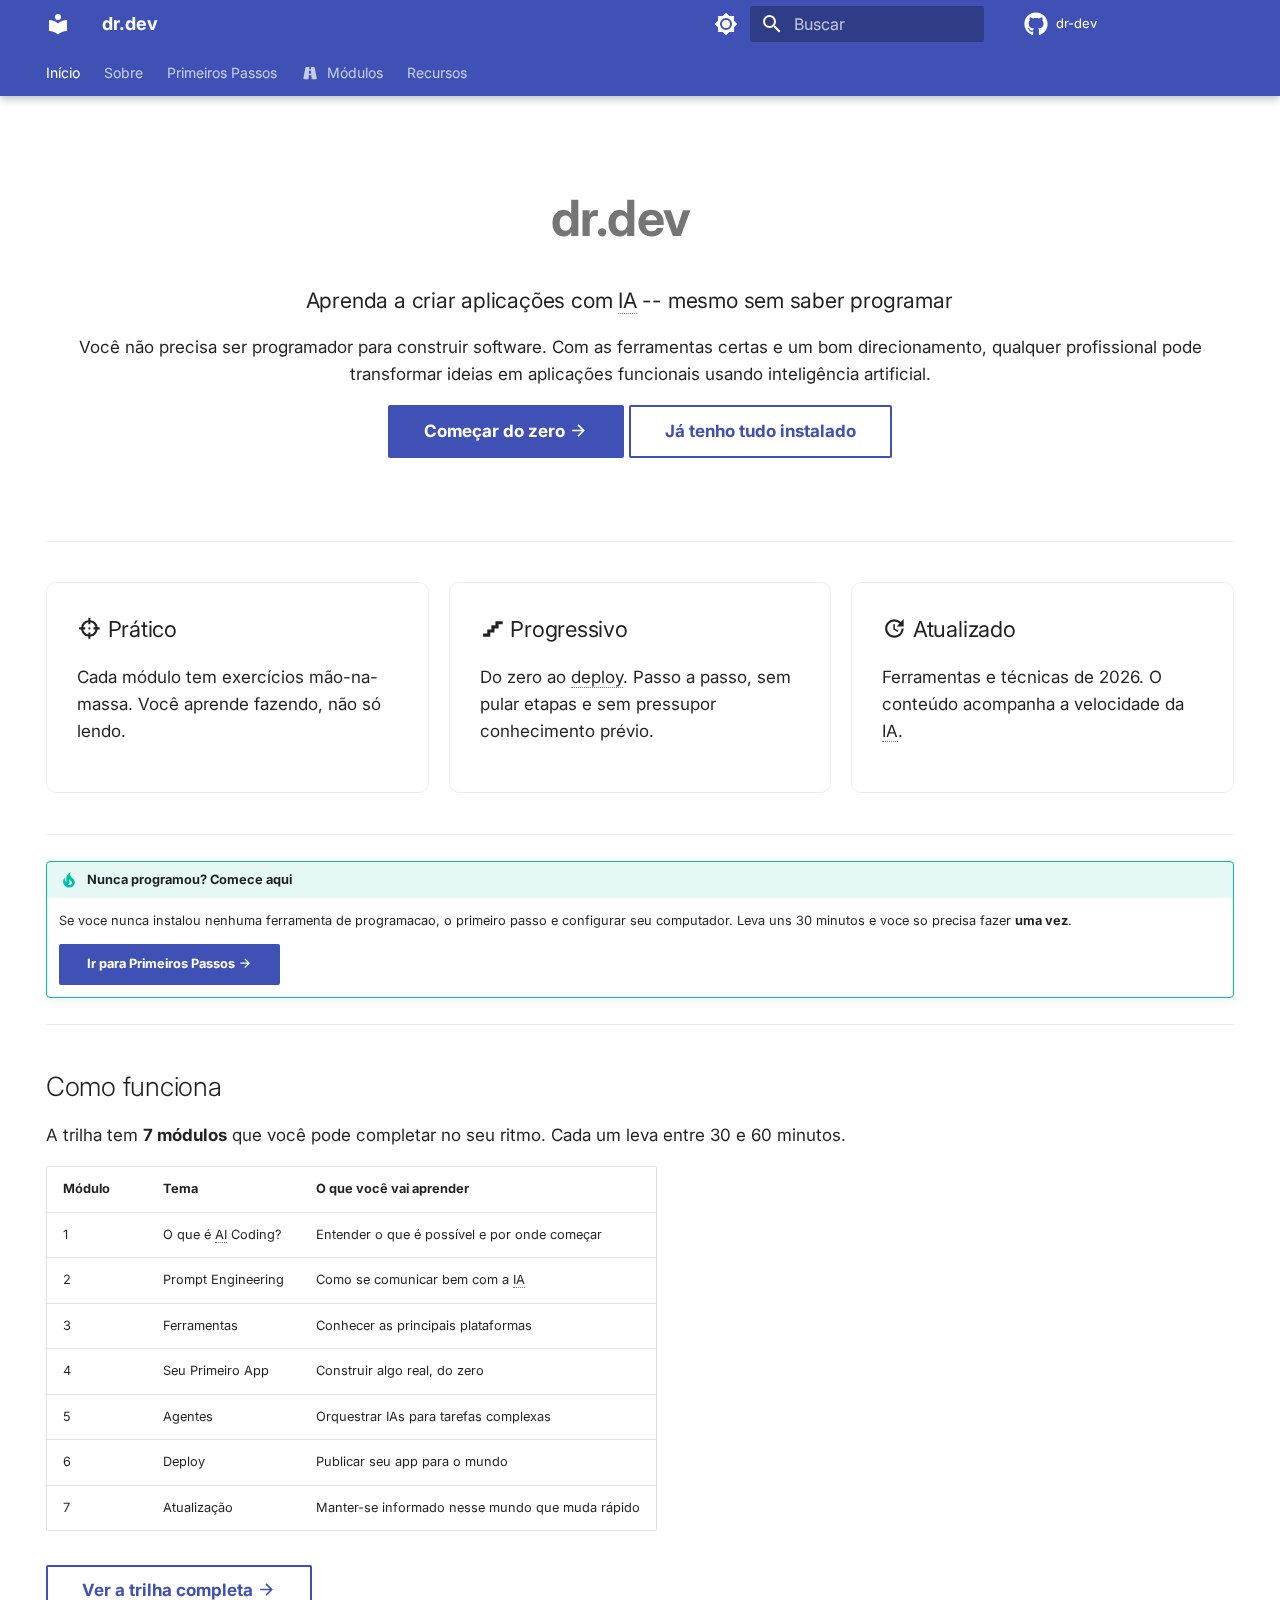
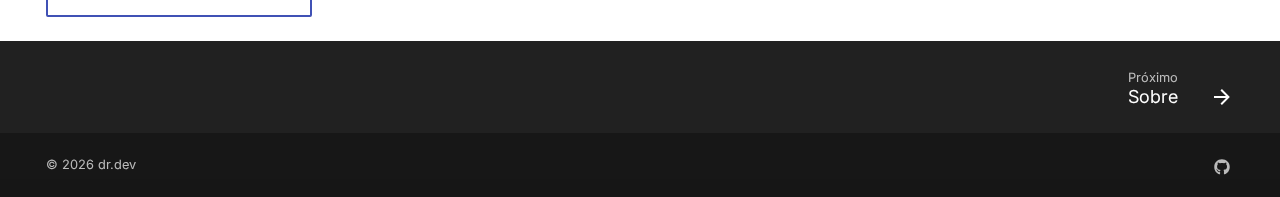
<file: index.html>
<!doctype html><html lang=pt class=no-js> <head><meta charset=utf-8><meta name=viewport content="width=device-width,initial-scale=1"><meta name=description content="Aprenda a criar aplicações com inteligência artificial, mesmo sem saber programar. Um guia prático e direto ao ponto."><meta name=author content=dr.dev><link href=https://gabrielgsn.github.io/dr-dev/ rel=canonical><link href=sobre/ rel=next><link rel=icon href=assets/images/favicon.png><meta name=generator content="mkdocs-1.6.1, mkdocs-material-9.7.3"><title>dr.dev</title><link rel=stylesheet href=assets/stylesheets/main.484c7ddc.min.css><link rel=stylesheet href=assets/stylesheets/palette.ab4e12ef.min.css><link rel=preconnect href=https://fonts.gstatic.com crossorigin><link rel=stylesheet href="https://fonts.googleapis.com/css?family=Inter:300,300i,400,400i,700,700i%7CJetBrains+Mono:400,400i,700,700i&display=fallback"><style>:root{--md-text-font:"Inter";--md-code-font:"JetBrains Mono"}</style><link rel=stylesheet href=assets/stylesheets/extra.css><script>__md_scope=new URL(".",location),__md_hash=e=>[...e].reduce(((e,_)=>(e<<5)-e+_.charCodeAt(0)),0),__md_get=(e,_=localStorage,t=__md_scope)=>JSON.parse(_.getItem(t.pathname+"."+e)),__md_set=(e,_,t=localStorage,a=__md_scope)=>{try{t.setItem(a.pathname+"."+e,JSON.stringify(_))}catch(e){}}</script></head> <body dir=ltr data-md-color-scheme=default data-md-color-primary=indigo data-md-color-accent=deep-purple> <input class=md-toggle data-md-toggle=drawer type=checkbox id=__drawer autocomplete=off> <input class=md-toggle data-md-toggle=search type=checkbox id=__search autocomplete=off> <label class=md-overlay for=__drawer></label> <div data-md-component=skip> <a href=#drdev class=md-skip> Pular para conteúdo </a> </div> <div data-md-component=announce> </div> <header class="md-header md-header--shadow md-header--lifted" data-md-component=header> <nav class="md-header__inner md-grid" aria-label=Cabeçalho> <a href=. title=dr.dev class="md-header__button md-logo" aria-label=dr.dev data-md-component=logo> <svg xmlns=http://www.w3.org/2000/svg viewbox="0 0 24 24"><path d="M12 8a3 3 0 0 0 3-3 3 3 0 0 0-3-3 3 3 0 0 0-3 3 3 3 0 0 0 3 3m0 3.54C9.64 9.35 6.5 8 3 8v11c3.5 0 6.64 1.35 9 3.54 2.36-2.19 5.5-3.54 9-3.54V8c-3.5 0-6.64 1.35-9 3.54"/></svg> </a> <label class="md-header__button md-icon" for=__drawer> <svg xmlns=http://www.w3.org/2000/svg viewbox="0 0 24 24"><path d="M3 6h18v2H3zm0 5h18v2H3zm0 5h18v2H3z"/></svg> </label> <div class=md-header__title data-md-component=header-title> <div class=md-header__ellipsis> <div class=md-header__topic> <span class=md-ellipsis> dr.dev </span> </div> <div class=md-header__topic data-md-component=header-topic> <span class=md-ellipsis> Início </span> </div> </div> </div> <form class=md-header__option data-md-component=palette> <input class=md-option data-md-color-media data-md-color-scheme=default data-md-color-primary=indigo data-md-color-accent=deep-purple aria-label="Modo escuro" type=radio name=__palette id=__palette_0> <label class="md-header__button md-icon" title="Modo escuro" for=__palette_1 hidden> <svg xmlns=http://www.w3.org/2000/svg viewbox="0 0 24 24"><path d="M12 8a4 4 0 0 0-4 4 4 4 0 0 0 4 4 4 4 0 0 0 4-4 4 4 0 0 0-4-4m0 10a6 6 0 0 1-6-6 6 6 0 0 1 6-6 6 6 0 0 1 6 6 6 6 0 0 1-6 6m8-9.31V4h-4.69L12 .69 8.69 4H4v4.69L.69 12 4 15.31V20h4.69L12 23.31 15.31 20H20v-4.69L23.31 12z"/></svg> </label> <input class=md-option data-md-color-media data-md-color-scheme=slate data-md-color-primary=indigo data-md-color-accent=deep-purple aria-label="Modo claro" type=radio name=__palette id=__palette_1> <label class="md-header__button md-icon" title="Modo claro" for=__palette_0 hidden> <svg xmlns=http://www.w3.org/2000/svg viewbox="0 0 24 24"><path d="M12 18c-.89 0-1.74-.2-2.5-.55C11.56 16.5 13 14.42 13 12s-1.44-4.5-3.5-5.45C10.26 6.2 11.11 6 12 6a6 6 0 0 1 6 6 6 6 0 0 1-6 6m8-9.31V4h-4.69L12 .69 8.69 4H4v4.69L.69 12 4 15.31V20h4.69L12 23.31 15.31 20H20v-4.69L23.31 12z"/></svg> </label> </form> <script>var palette=__md_get("__palette");if(palette&&palette.color){if("(prefers-color-scheme)"===palette.color.media){var media=matchMedia("(prefers-color-scheme: light)"),input=document.querySelector(media.matches?"[data-md-color-media='(prefers-color-scheme: light)']":"[data-md-color-media='(prefers-color-scheme: dark)']");palette.color.media=input.getAttribute("data-md-color-media"),palette.color.scheme=input.getAttribute("data-md-color-scheme"),palette.color.primary=input.getAttribute("data-md-color-primary"),palette.color.accent=input.getAttribute("data-md-color-accent")}for(var[key,value]of Object.entries(palette.color))document.body.setAttribute("data-md-color-"+key,value)}</script> <label class="md-header__button md-icon" for=__search> <svg xmlns=http://www.w3.org/2000/svg viewbox="0 0 24 24"><path d="M9.5 3A6.5 6.5 0 0 1 16 9.5c0 1.61-.59 3.09-1.56 4.23l.27.27h.79l5 5-1.5 1.5-5-5v-.79l-.27-.27A6.52 6.52 0 0 1 9.5 16 6.5 6.5 0 0 1 3 9.5 6.5 6.5 0 0 1 9.5 3m0 2C7 5 5 7 5 9.5S7 14 9.5 14 14 12 14 9.5 12 5 9.5 5"/></svg> </label> <div class=md-search data-md-component=search role=dialog> <label class=md-search__overlay for=__search></label> <div class=md-search__inner role=search> <form class=md-search__form name=search> <input type=text class=md-search__input name=query aria-label=Buscar placeholder=Buscar autocapitalize=off autocorrect=off autocomplete=off spellcheck=false data-md-component=search-query required> <label class="md-search__icon md-icon" for=__search> <svg xmlns=http://www.w3.org/2000/svg viewbox="0 0 24 24"><path d="M9.5 3A6.5 6.5 0 0 1 16 9.5c0 1.61-.59 3.09-1.56 4.23l.27.27h.79l5 5-1.5 1.5-5-5v-.79l-.27-.27A6.52 6.52 0 0 1 9.5 16 6.5 6.5 0 0 1 3 9.5 6.5 6.5 0 0 1 9.5 3m0 2C7 5 5 7 5 9.5S7 14 9.5 14 14 12 14 9.5 12 5 9.5 5"/></svg> <svg xmlns=http://www.w3.org/2000/svg viewbox="0 0 24 24"><path d="M20 11v2H8l5.5 5.5-1.42 1.42L4.16 12l7.92-7.92L13.5 5.5 8 11z"/></svg> </label> <nav class=md-search__options aria-label=Pesquisar> <button type=reset class="md-search__icon md-icon" title=Limpar aria-label=Limpar tabindex=-1> <svg xmlns=http://www.w3.org/2000/svg viewbox="0 0 24 24"><path d="M19 6.41 17.59 5 12 10.59 6.41 5 5 6.41 10.59 12 5 17.59 6.41 19 12 13.41 17.59 19 19 17.59 13.41 12z"/></svg> </button> </nav> <div class=md-search__suggest data-md-component=search-suggest></div> </form> <div class=md-search__output> <div class=md-search__scrollwrap tabindex=0 data-md-scrollfix> <div class=md-search-result data-md-component=search-result> <div class=md-search-result__meta> Inicializando busca </div> <ol class=md-search-result__list role=presentation></ol> </div> </div> </div> </div> </div> <div class=md-header__source> <a href=https://github.com/gabrielgsn/dr-dev title="Ir para repositório" class=md-source data-md-component=source> <div class="md-source__icon md-icon"> <svg xmlns=http://www.w3.org/2000/svg viewbox="0 0 512 512"><!-- Font Awesome Free 7.1.0 by @fontawesome - https://fontawesome.com License - https://fontawesome.com/license/free (Icons: CC BY 4.0, Fonts: SIL OFL 1.1, Code: MIT License) Copyright 2025 Fonticons, Inc.--><path d="M173.9 397.4c0 2-2.3 3.6-5.2 3.6-3.3.3-5.6-1.3-5.6-3.6 0-2 2.3-3.6 5.2-3.6 3-.3 5.6 1.3 5.6 3.6m-31.1-4.5c-.7 2 1.3 4.3 4.3 4.9 2.6 1 5.6 0 6.2-2s-1.3-4.3-4.3-5.2c-2.6-.7-5.5.3-6.2 2.3m44.2-1.7c-2.9.7-4.9 2.6-4.6 4.9.3 2 2.9 3.3 5.9 2.6 2.9-.7 4.9-2.6 4.6-4.6-.3-1.9-3-3.2-5.9-2.9M252.8 8C114.1 8 8 113.3 8 252c0 110.9 69.8 205.8 169.5 239.2 12.8 2.3 17.3-5.6 17.3-12.1 0-6.2-.3-40.4-.3-61.4 0 0-70 15-84.7-29.8 0 0-11.4-29.1-27.8-36.6 0 0-22.9-15.7 1.6-15.4 0 0 24.9 2 38.6 25.8 21.9 38.6 58.6 27.5 72.9 20.9 2.3-16 8.8-27.1 16-33.7-55.9-6.2-112.3-14.3-112.3-110.5 0-27.5 7.6-41.3 23.6-58.9-2.6-6.5-11.1-33.3 2.6-67.9 20.9-6.5 69 27 69 27 20-5.6 41.5-8.5 62.8-8.5s42.8 2.9 62.8 8.5c0 0 48.1-33.6 69-27 13.7 34.7 5.2 61.4 2.6 67.9 16 17.7 25.8 31.5 25.8 58.9 0 96.5-58.9 104.2-114.8 110.5 9.2 7.9 17 22.9 17 46.4 0 33.7-.3 75.4-.3 83.6 0 6.5 4.6 14.4 17.3 12.1C436.2 457.8 504 362.9 504 252 504 113.3 391.5 8 252.8 8M105.2 352.9c-1.3 1-1 3.3.7 5.2 1.6 1.6 3.9 2.3 5.2 1 1.3-1 1-3.3-.7-5.2-1.6-1.6-3.9-2.3-5.2-1m-10.8-8.1c-.7 1.3.3 2.9 2.3 3.9 1.6 1 3.6.7 4.3-.7.7-1.3-.3-2.9-2.3-3.9-2-.6-3.6-.3-4.3.7m32.4 35.6c-1.6 1.3-1 4.3 1.3 6.2 2.3 2.3 5.2 2.6 6.5 1 1.3-1.3.7-4.3-1.3-6.2-2.2-2.3-5.2-2.6-6.5-1m-11.4-14.7c-1.6 1-1.6 3.6 0 5.9s4.3 3.3 5.6 2.3c1.6-1.3 1.6-3.9 0-6.2-1.4-2.3-4-3.3-5.6-2"/></svg> </div> <div class=md-source__repository> dr-dev </div> </a> </div> </nav> <nav class=md-tabs aria-label=Abas data-md-component=tabs> <div class=md-grid> <ul class=md-tabs__list> <li class="md-tabs__item md-tabs__item--active"> <a href=. class=md-tabs__link> Início </a> </li> <li class=md-tabs__item> <a href=sobre/ class=md-tabs__link> Sobre </a> </li> <li class=md-tabs__item> <a href=primeiros-passos/ class=md-tabs__link> Primeiros Passos </a> </li> <li class=md-tabs__item> <a href=modulos/ class=md-tabs__link> <svg xmlns=http://www.w3.org/2000/svg viewbox="0 0 24 24"><path d="M18.1 4.8c-.1-.5-.5-.8-1-.8H13l.2 3h-2.4l.2-3H6.8c-.5 0-.9.4-1 .8l-2.7 14c-.1.6.4 1.2 1 1.2H10l.3-5h3.4l.3 5h5.8c.6 0 1.1-.6 1-1.2zM10.4 13l.2-4h2.6l.2 4z"/></svg> Módulos </a> </li> <li class=md-tabs__item> <a href=recursos/glossario/ class=md-tabs__link> Recursos </a> </li> </ul> </div> </nav> </header> <div class=md-container data-md-component=container> <main class=md-main data-md-component=main> <div class="md-main__inner md-grid"> <div class="md-sidebar md-sidebar--primary" data-md-component=sidebar data-md-type=navigation hidden> <div class=md-sidebar__scrollwrap> <div class=md-sidebar__inner> <nav class="md-nav md-nav--primary md-nav--lifted" aria-label=Navegação data-md-level=0> <label class=md-nav__title for=__drawer> <a href=. title=dr.dev class="md-nav__button md-logo" aria-label=dr.dev data-md-component=logo> <svg xmlns=http://www.w3.org/2000/svg viewbox="0 0 24 24"><path d="M12 8a3 3 0 0 0 3-3 3 3 0 0 0-3-3 3 3 0 0 0-3 3 3 3 0 0 0 3 3m0 3.54C9.64 9.35 6.5 8 3 8v11c3.5 0 6.64 1.35 9 3.54 2.36-2.19 5.5-3.54 9-3.54V8c-3.5 0-6.64 1.35-9 3.54"/></svg> </a> dr.dev </label> <div class=md-nav__source> <a href=https://github.com/gabrielgsn/dr-dev title="Ir para repositório" class=md-source data-md-component=source> <div class="md-source__icon md-icon"> <svg xmlns=http://www.w3.org/2000/svg viewbox="0 0 512 512"><!-- Font Awesome Free 7.1.0 by @fontawesome - https://fontawesome.com License - https://fontawesome.com/license/free (Icons: CC BY 4.0, Fonts: SIL OFL 1.1, Code: MIT License) Copyright 2025 Fonticons, Inc.--><path d="M173.9 397.4c0 2-2.3 3.6-5.2 3.6-3.3.3-5.6-1.3-5.6-3.6 0-2 2.3-3.6 5.2-3.6 3-.3 5.6 1.3 5.6 3.6m-31.1-4.5c-.7 2 1.3 4.3 4.3 4.9 2.6 1 5.6 0 6.2-2s-1.3-4.3-4.3-5.2c-2.6-.7-5.5.3-6.2 2.3m44.2-1.7c-2.9.7-4.9 2.6-4.6 4.9.3 2 2.9 3.3 5.9 2.6 2.9-.7 4.9-2.6 4.6-4.6-.3-1.9-3-3.2-5.9-2.9M252.8 8C114.1 8 8 113.3 8 252c0 110.9 69.8 205.8 169.5 239.2 12.8 2.3 17.3-5.6 17.3-12.1 0-6.2-.3-40.4-.3-61.4 0 0-70 15-84.7-29.8 0 0-11.4-29.1-27.8-36.6 0 0-22.9-15.7 1.6-15.4 0 0 24.9 2 38.6 25.8 21.9 38.6 58.6 27.5 72.9 20.9 2.3-16 8.8-27.1 16-33.7-55.9-6.2-112.3-14.3-112.3-110.5 0-27.5 7.6-41.3 23.6-58.9-2.6-6.5-11.1-33.3 2.6-67.9 20.9-6.5 69 27 69 27 20-5.6 41.5-8.5 62.8-8.5s42.8 2.9 62.8 8.5c0 0 48.1-33.6 69-27 13.7 34.7 5.2 61.4 2.6 67.9 16 17.7 25.8 31.5 25.8 58.9 0 96.5-58.9 104.2-114.8 110.5 9.2 7.9 17 22.9 17 46.4 0 33.7-.3 75.4-.3 83.6 0 6.5 4.6 14.4 17.3 12.1C436.2 457.8 504 362.9 504 252 504 113.3 391.5 8 252.8 8M105.2 352.9c-1.3 1-1 3.3.7 5.2 1.6 1.6 3.9 2.3 5.2 1 1.3-1 1-3.3-.7-5.2-1.6-1.6-3.9-2.3-5.2-1m-10.8-8.1c-.7 1.3.3 2.9 2.3 3.9 1.6 1 3.6.7 4.3-.7.7-1.3-.3-2.9-2.3-3.9-2-.6-3.6-.3-4.3.7m32.4 35.6c-1.6 1.3-1 4.3 1.3 6.2 2.3 2.3 5.2 2.6 6.5 1 1.3-1.3.7-4.3-1.3-6.2-2.2-2.3-5.2-2.6-6.5-1m-11.4-14.7c-1.6 1-1.6 3.6 0 5.9s4.3 3.3 5.6 2.3c1.6-1.3 1.6-3.9 0-6.2-1.4-2.3-4-3.3-5.6-2"/></svg> </div> <div class=md-source__repository> dr-dev </div> </a> </div> <ul class=md-nav__list data-md-scrollfix> <li class="md-nav__item md-nav__item--active"> <input class="md-nav__toggle md-toggle" type=checkbox id=__toc> <label class="md-nav__link md-nav__link--active" for=__toc> <span class=md-ellipsis> Início </span> <span class="md-nav__icon md-icon"></span> </label> <a href=. class="md-nav__link md-nav__link--active"> <span class=md-ellipsis> Início </span> </a> <nav class="md-nav md-nav--secondary" aria-label="Nesta página"> <label class=md-nav__title for=__toc> <span class="md-nav__icon md-icon"></span> Nesta página </label> <ul class=md-nav__list data-md-component=toc data-md-scrollfix> <li class=md-nav__item> <a href=#aprenda-a-criar-aplicacoes-com-ia-mesmo-sem-saber-programar class=md-nav__link> <span class=md-ellipsis> Aprenda a criar aplicações com IA -- mesmo sem saber programar </span> </a> </li> <li class=md-nav__item> <a href=#pratico class=md-nav__link> <span class=md-ellipsis> Prático </span> </a> </li> <li class=md-nav__item> <a href=#progressivo class=md-nav__link> <span class=md-ellipsis> Progressivo </span> </a> </li> <li class=md-nav__item> <a href=#atualizado class=md-nav__link> <span class=md-ellipsis> Atualizado </span> </a> </li> <li class=md-nav__item> <a href=#como-funciona class=md-nav__link> <span class=md-ellipsis> Como funciona </span> </a> </li> </ul> </nav> </li> <li class=md-nav__item> <a href=sobre/ class=md-nav__link> <span class=md-ellipsis> Sobre </span> </a> </li> <li class=md-nav__item> <a href=primeiros-passos/ class=md-nav__link> <svg xmlns=http://www.w3.org/2000/svg viewbox="0 0 24 24"><path d="m13.13 22.19-1.63-3.83c1.57-.58 3.04-1.36 4.4-2.27zM5.64 12.5l-3.83-1.63 6.1-2.77C7 9.46 6.22 10.93 5.64 12.5M19.22 4c.28 0 .53 0 .74.05.17 1.39-.02 4.25-3.3 7.53-1.7 1.71-3.73 3.02-6.01 3.89l-2.15-2.1c.92-2.31 2.23-4.34 3.92-6.03C15.18 4.58 17.64 4 19.22 4m0-2c-1.98 0-4.98.69-8.22 3.93-2.19 2.19-3.5 4.6-4.35 6.71-.28.75-.09 1.57.46 2.13l2.13 2.12c.38.38.89.61 1.42.61.23 0 .47-.06.7-.15A19.1 19.1 0 0 0 18.07 13c5.66-5.66 3.54-10.61 3.54-10.61S20.7 2 19.22 2m-4.68 7.46c-.78-.78-.78-2.05 0-2.83s2.05-.78 2.83 0c.77.78.78 2.05 0 2.83s-2.05.78-2.83 0m-5.66 7.07-1.41-1.41zM6.24 22l3.64-3.64c-.34-.09-.67-.24-.97-.45L4.83 22zM2 22h1.41l4.77-4.76-1.42-1.41L2 20.59zm0-2.83 4.09-4.08c-.21-.3-.36-.62-.45-.97L2 17.76z"/></svg> <span class=md-ellipsis> Primeiros Passos </span> </a> </li> <li class="md-nav__item md-nav__item--nested"> <input class="md-nav__toggle md-toggle " type=checkbox id=__nav_4> <div class="md-nav__link md-nav__container"> <a href=modulos/ class="md-nav__link "> <svg xmlns=http://www.w3.org/2000/svg viewbox="0 0 24 24"><path d="M18.1 4.8c-.1-.5-.5-.8-1-.8H13l.2 3h-2.4l.2-3H6.8c-.5 0-.9.4-1 .8l-2.7 14c-.1.6.4 1.2 1 1.2H10l.3-5h3.4l.3 5h5.8c.6 0 1.1-.6 1-1.2zM10.4 13l.2-4h2.6l.2 4z"/></svg> <span class=md-ellipsis> Módulos </span> </a> <label class="md-nav__link " for=__nav_4 id=__nav_4_label tabindex=0> <span class="md-nav__icon md-icon"></span> </label> </div> <nav class=md-nav data-md-level=1 aria-labelledby=__nav_4_label aria-expanded=false> <label class=md-nav__title for=__nav_4> <span class="md-nav__icon md-icon"></span> Módulos </label> <ul class=md-nav__list data-md-scrollfix> <li class=md-nav__item> <a href=modulos/01-o-que-e-ai-coding/ class=md-nav__link> <svg xmlns=http://www.w3.org/2000/svg viewbox="0 0 24 24"><path d="M12 2a7 7 0 0 1 7 7c0 2.38-1.19 4.47-3 5.74V17a1 1 0 0 1-1 1H9a1 1 0 0 1-1-1v-2.26C6.19 13.47 5 11.38 5 9a7 7 0 0 1 7-7M9 21v-1h6v1a1 1 0 0 1-1 1h-4a1 1 0 0 1-1-1m3-17a5 5 0 0 0-5 5c0 2.05 1.23 3.81 3 4.58V16h4v-2.42c1.77-.77 3-2.53 3-4.58a5 5 0 0 0-5-5"/></svg> <span class=md-ellipsis> O que é AI Coding? </span> </a> </li> <li class=md-nav__item> <a href=modulos/02-prompt-engineering/ class=md-nav__link> <svg xmlns=http://www.w3.org/2000/svg viewbox="0 0 24 24"><path d="M12 3C6.5 3 2 6.58 2 11a7.22 7.22 0 0 0 2.75 5.5c0 .6-.42 2.17-2.75 4.5 2.37-.11 4.64-1 6.47-2.5 1.14.33 2.34.5 3.53.5 5.5 0 10-3.58 10-8s-4.5-8-10-8m0 14c-4.42 0-8-2.69-8-6s3.58-6 8-6 8 2.69 8 6-3.58 6-8 6m5-5v-2h-2v2zm-4 0v-2h-2v2zm-4 0v-2H7v2z"/></svg> <span class=md-ellipsis> Prompt Engineering </span> </a> </li> <li class=md-nav__item> <a href=modulos/03-ferramentas/ class=md-nav__link> <svg xmlns=http://www.w3.org/2000/svg viewbox="0 0 24 24"><path d="M20 8h-3V6c0-1.1-.9-2-2-2H9c-1.1 0-2 .9-2 2v2H4c-1.1 0-2 .9-2 2v10h20V10c0-1.1-.9-2-2-2M9 6h6v2H9zm11 12H4v-3h2v1h2v-1h8v1h2v-1h2zm-2-5v-1h-2v1H8v-1H6v1H4v-3h16v3z"/></svg> <span class=md-ellipsis> Ferramentas </span> </a> </li> <li class=md-nav__item> <a href=modulos/04-primeiro-app/ class=md-nav__link> <svg xmlns=http://www.w3.org/2000/svg viewbox="0 0 24 24"><path d="m13.13 22.19-1.63-3.83c1.57-.58 3.04-1.36 4.4-2.27zM5.64 12.5l-3.83-1.63 6.1-2.77C7 9.46 6.22 10.93 5.64 12.5M19.22 4c.28 0 .53 0 .74.05.17 1.39-.02 4.25-3.3 7.53-1.7 1.71-3.73 3.02-6.01 3.89l-2.15-2.1c.92-2.31 2.23-4.34 3.92-6.03C15.18 4.58 17.64 4 19.22 4m0-2c-1.98 0-4.98.69-8.22 3.93-2.19 2.19-3.5 4.6-4.35 6.71-.28.75-.09 1.57.46 2.13l2.13 2.12c.38.38.89.61 1.42.61.23 0 .47-.06.7-.15A19.1 19.1 0 0 0 18.07 13c5.66-5.66 3.54-10.61 3.54-10.61S20.7 2 19.22 2m-4.68 7.46c-.78-.78-.78-2.05 0-2.83s2.05-.78 2.83 0c.77.78.78 2.05 0 2.83s-2.05.78-2.83 0m-5.66 7.07-1.41-1.41zM6.24 22l3.64-3.64c-.34-.09-.67-.24-.97-.45L4.83 22zM2 22h1.41l4.77-4.76-1.42-1.41L2 20.59zm0-2.83 4.09-4.08c-.21-.3-.36-.62-.45-.97L2 17.76z"/></svg> <span class=md-ellipsis> Seu Primeiro App </span> </a> </li> <li class=md-nav__item> <a href=modulos/05-agentes/ class=md-nav__link> <svg xmlns=http://www.w3.org/2000/svg viewbox="0 0 24 24"><path d="M17.5 15.5c0 1.11-.89 2-2 2s-2-.89-2-2 .9-2 2-2 2 .9 2 2m-9-2c-1.1 0-2 .9-2 2s.9 2 2 2 2-.89 2-2-.89-2-2-2M23 15v3c0 .55-.45 1-1 1h-1v1c0 1.11-.89 2-2 2H5a2 2 0 0 1-2-2v-1H2c-.55 0-1-.45-1-1v-3c0-.55.45-1 1-1h1c0-3.87 3.13-7 7-7h1V5.73c-.6-.34-1-.99-1-1.73 0-1.1.9-2 2-2s2 .9 2 2c0 .74-.4 1.39-1 1.73V7h1c3.87 0 7 3.13 7 7h1c.55 0 1 .45 1 1m-2 1h-2v-2c0-2.76-2.24-5-5-5h-4c-2.76 0-5 2.24-5 5v2H3v1h2v3h14v-3h2z"/></svg> <span class=md-ellipsis> Agentes de IA </span> </a> </li> <li class=md-nav__item> <a href=modulos/06-deploy/ class=md-nav__link> <svg xmlns=http://www.w3.org/2000/svg viewbox="0 0 24 24"><path d="M6.5 20q-2.28 0-3.89-1.57Q1 16.85 1 14.58q0-1.95 1.17-3.48 1.18-1.53 3.08-1.95.63-2.3 2.5-3.72Q9.63 4 12 4q2.93 0 4.96 2.04Q19 8.07 19 11q1.73.2 2.86 1.5 1.14 1.28 1.14 3 0 1.88-1.31 3.19T18.5 20H13q-.82 0-1.41-.59Q11 18.83 11 18v-5.15L9.4 14.4 8 13l4-4 4 4-1.4 1.4-1.6-1.55V18h5.5q1.05 0 1.77-.73.73-.72.73-1.77t-.73-1.77Q19.55 13 18.5 13H17v-2q0-2.07-1.46-3.54Q14.08 6 12 6 9.93 6 8.46 7.46 7 8.93 7 11h-.5q-1.45 0-2.47 1.03Q3 13.05 3 14.5T4.03 17q1.02 1 2.47 1H9v2m3-7"/></svg> <span class=md-ellipsis> Publicar e Lançar </span> </a> </li> <li class=md-nav__item> <a href=modulos/07-atualizado/ class=md-nav__link> <svg xmlns=http://www.w3.org/2000/svg viewbox="0 0 24 24"><path d="M20 5v14H4V5zm0-2H4c-1.11 0-2 .89-2 2v14c0 1.11.89 2 2 2h16c1.11 0 2-.89 2-2V5c0-1.11-.89-2-2-2m-2 12H6v2h12zm-8-8H6v6h4zm2 2h6V7h-6zm6 2h-6v2h6z"/></svg> <span class=md-ellipsis> Mantendo-se Atualizado </span> </a> </li> </ul> </nav> </li> <li class="md-nav__item md-nav__item--nested"> <input class="md-nav__toggle md-toggle " type=checkbox id=__nav_5> <label class=md-nav__link for=__nav_5 id=__nav_5_label tabindex=0> <span class=md-ellipsis> Recursos </span> <span class="md-nav__icon md-icon"></span> </label> <nav class=md-nav data-md-level=1 aria-labelledby=__nav_5_label aria-expanded=false> <label class=md-nav__title for=__nav_5> <span class="md-nav__icon md-icon"></span> Recursos </label> <ul class=md-nav__list data-md-scrollfix> <li class=md-nav__item> <a href=recursos/glossario/ class=md-nav__link> <svg xmlns=http://www.w3.org/2000/svg viewbox="0 0 24 24"><path d="M5.81 2C4.83 2.09 4 3 4 4v16c0 1.05.95 2 2 2h12c1.05 0 2-.95 2-2V4a2 2 0 0 0-2-2h-6v7L9.5 7.5 7 9V2H5.81M12 13h1a1 1 0 0 1 1 1v4h-1v-2h-1v2h-1v-4a1 1 0 0 1 1-1m0 1v1h1v-1zm3 1h3v1l-2 3h2v1h-3v-1l2-3h-2z"/></svg> <span class=md-ellipsis> Glossário </span> </a> </li> <li class=md-nav__item> <a href=recursos/links-uteis/ class=md-nav__link> <svg xmlns=http://www.w3.org/2000/svg viewbox="0 0 24 24"><path d="M10.59 13.41c.41.39.41 1.03 0 1.42-.39.39-1.03.39-1.42 0a5.003 5.003 0 0 1 0-7.07l3.54-3.54a5.003 5.003 0 0 1 7.07 0 5.003 5.003 0 0 1 0 7.07l-1.49 1.49c.01-.82-.12-1.64-.4-2.42l.47-.48a2.98 2.98 0 0 0 0-4.24 2.98 2.98 0 0 0-4.24 0l-3.53 3.53a2.98 2.98 0 0 0 0 4.24m2.82-4.24c.39-.39 1.03-.39 1.42 0a5.003 5.003 0 0 1 0 7.07l-3.54 3.54a5.003 5.003 0 0 1-7.07 0 5.003 5.003 0 0 1 0-7.07l1.49-1.49c-.01.82.12 1.64.4 2.43l-.47.47a2.98 2.98 0 0 0 0 4.24 2.98 2.98 0 0 0 4.24 0l3.53-3.53a2.98 2.98 0 0 0 0-4.24.973.973 0 0 1 0-1.42"/></svg> <span class=md-ellipsis> Links Úteis </span> </a> </li> <li class=md-nav__item> <a href=recursos/faq/ class=md-nav__link> <svg xmlns=http://www.w3.org/2000/svg viewbox="0 0 24 24"><path d="M18 15H6l-4 4V3a1 1 0 0 1 1-1h15a1 1 0 0 1 1 1v11a1 1 0 0 1-1 1m5-6v14l-4-4H8a1 1 0 0 1-1-1v-1h14V8h1a1 1 0 0 1 1 1M8.19 4c-.87 0-1.57.2-2.11.59-.52.41-.78.98-.77 1.77l.01.03h1.93c.01-.3.1-.53.28-.69a1 1 0 0 1 .66-.23c.31 0 .57.1.75.28.18.19.26.45.26.75 0 .32-.07.59-.23.82-.14.23-.35.43-.61.59-.51.34-.86.64-1.05.91C7.11 9.08 7 9.5 7 10h2c0-.31.04-.56.13-.74s.26-.36.51-.52c.45-.24.82-.53 1.11-.93s.44-.81.44-1.31c0-.76-.27-1.37-.81-1.82C9.85 4.23 9.12 4 8.19 4M7 11v2h2v-2zm6 2h2v-2h-2zm0-9v6h2V4z"/></svg> <span class=md-ellipsis> FAQ </span> </a> </li> </ul> </nav> </li> </ul> </nav> </div> </div> </div> <div class="md-sidebar md-sidebar--secondary" data-md-component=sidebar data-md-type=toc hidden> <div class=md-sidebar__scrollwrap> <div class=md-sidebar__inner> <nav class="md-nav md-nav--secondary" aria-label="Nesta página"> <label class=md-nav__title for=__toc> <span class="md-nav__icon md-icon"></span> Nesta página </label> <ul class=md-nav__list data-md-component=toc data-md-scrollfix> <li class=md-nav__item> <a href=#aprenda-a-criar-aplicacoes-com-ia-mesmo-sem-saber-programar class=md-nav__link> <span class=md-ellipsis> Aprenda a criar aplicações com IA -- mesmo sem saber programar </span> </a> </li> <li class=md-nav__item> <a href=#pratico class=md-nav__link> <span class=md-ellipsis> Prático </span> </a> </li> <li class=md-nav__item> <a href=#progressivo class=md-nav__link> <span class=md-ellipsis> Progressivo </span> </a> </li> <li class=md-nav__item> <a href=#atualizado class=md-nav__link> <span class=md-ellipsis> Atualizado </span> </a> </li> <li class=md-nav__item> <a href=#como-funciona class=md-nav__link> <span class=md-ellipsis> Como funciona </span> </a> </li> </ul> </nav> </div> </div> </div> <div class=md-content data-md-component=content> <article class="md-content__inner md-typeset"> <div class=hero> <h1 id=drdev>dr.dev<a class=headerlink href=#drdev title="Permanent link">&para;</a></h1> <h3 id=aprenda-a-criar-aplicacoes-com-ia-mesmo-sem-saber-programar>Aprenda a criar aplicações com <abbr title="Inteligência Artificial">IA</abbr> -- mesmo sem saber programar<a class=headerlink href=#aprenda-a-criar-aplicacoes-com-ia-mesmo-sem-saber-programar title="Permanent link">&para;</a></h3> <p>Você não precisa ser programador para construir software. Com as ferramentas certas e um bom direcionamento, qualquer profissional pode transformar ideias em aplicações funcionais usando inteligência artificial.</p> <p><a href=primeiros-passos/ class="md-button md-button--primary">Começar do zero <span class=twemoji><svg xmlns=http://www.w3.org/2000/svg viewbox="0 0 24 24"><path d="M4 11v2h12l-5.5 5.5 1.42 1.42L19.84 12l-7.92-7.92L10.5 5.5 16 11z"/></svg></span></a> <a href=modulos/ class=md-button>Já tenho tudo instalado</a></p> </div> <hr> <div class=grid-cards> <div class=card> <h3 id=pratico><span class=twemoji><svg xmlns=http://www.w3.org/2000/svg viewbox="0 0 24 24"><path d="M11 2v2.07A8 8 0 0 0 4.07 11H2v2h2.07A8 8 0 0 0 11 19.93V22h2v-2.07A8 8 0 0 0 19.93 13H22v-2h-2.07A8 8 0 0 0 13 4.07V2m-2 4.08V8h2V6.09c2.5.41 4.5 2.41 4.92 4.91H16v2h1.91c-.41 2.5-2.41 4.5-4.91 4.92V16h-2v1.91C8.5 17.5 6.5 15.5 6.08 13H8v-2H6.09C6.5 8.5 8.5 6.5 11 6.08M12 11a1 1 0 0 0-1 1 1 1 0 0 0 1 1 1 1 0 0 0 1-1 1 1 0 0 0-1-1"/></svg></span> Prático<a class=headerlink href=#pratico title="Permanent link">&para;</a></h3> <p>Cada módulo tem exercícios mão-na-massa. Você aprende fazendo, não só lendo.</p> </div> <div class=card> <h3 id=progressivo><span class=twemoji><svg xmlns=http://www.w3.org/2000/svg viewbox="0 0 24 24"><path d="M15 5v4h-4v4H7v4H3v3h7v-4h4v-4h4V8h4V5z"/></svg></span> Progressivo<a class=headerlink href=#progressivo title="Permanent link">&para;</a></h3> <p>Do zero ao <abbr title="Publicar uma aplicação para que outros possam acessar">deploy</abbr>. Passo a passo, sem pular etapas e sem pressupor conhecimento prévio.</p> </div> <div class=card> <h3 id=atualizado><span class=twemoji><svg xmlns=http://www.w3.org/2000/svg viewbox="0 0 24 24"><path d="M21 10.12h-6.78l2.74-2.82c-2.73-2.7-7.15-2.8-9.88-.1a6.887 6.887 0 0 0 0 9.8c2.73 2.7 7.15 2.7 9.88 0 1.36-1.35 2.04-2.92 2.04-4.9h2c0 1.98-.88 4.55-2.64 6.29-3.51 3.48-9.21 3.48-12.72 0-3.5-3.47-3.53-9.11-.02-12.58a8.987 8.987 0 0 1 12.65 0L21 3zM12.5 8v4.25l3.5 2.08-.72 1.21L11 13V8z"/></svg></span> Atualizado<a class=headerlink href=#atualizado title="Permanent link">&para;</a></h3> <p>Ferramentas e técnicas de 2026. O conteúdo acompanha a velocidade da <abbr title="Inteligência Artificial">IA</abbr>.</p> </div> </div> <hr> <div class="admonition tip"> <p class=admonition-title>Nunca programou? Comece aqui</p> <p>Se voce nunca instalou nenhuma ferramenta de programacao, o primeiro passo e configurar seu computador. Leva uns 30 minutos e voce so precisa fazer <strong>uma vez</strong>.</p> <p><a href=primeiros-passos/ class="md-button md-button--primary">Ir para Primeiros Passos <span class=twemoji><svg xmlns=http://www.w3.org/2000/svg viewbox="0 0 24 24"><path d="M4 11v2h12l-5.5 5.5 1.42 1.42L19.84 12l-7.92-7.92L10.5 5.5 16 11z"/></svg></span></a></p> </div> <hr> <h2 id=como-funciona>Como funciona<a class=headerlink href=#como-funciona title="Permanent link">&para;</a></h2> <p>A trilha tem <strong>7 módulos</strong> que você pode completar no seu ritmo. Cada um leva entre 30 e 60 minutos.</p> <table> <thead> <tr> <th>Módulo</th> <th>Tema</th> <th>O que você vai aprender</th> </tr> </thead> <tbody> <tr> <td>1</td> <td>O que é <abbr title="Artificial Intelligence - Inteligência Artificial">AI</abbr> Coding?</td> <td>Entender o que é possível e por onde começar</td> </tr> <tr> <td>2</td> <td>Prompt Engineering</td> <td>Como se comunicar bem com a <abbr title="Inteligência Artificial">IA</abbr></td> </tr> <tr> <td>3</td> <td>Ferramentas</td> <td>Conhecer as principais plataformas</td> </tr> <tr> <td>4</td> <td>Seu Primeiro App</td> <td>Construir algo real, do zero</td> </tr> <tr> <td>5</td> <td>Agentes</td> <td>Orquestrar IAs para tarefas complexas</td> </tr> <tr> <td>6</td> <td>Deploy</td> <td>Publicar seu app para o mundo</td> </tr> <tr> <td>7</td> <td>Atualização</td> <td>Manter-se informado nesse mundo que muda rápido</td> </tr> </tbody> </table> <p><a href=modulos/ class=md-button>Ver a trilha completa <span class=twemoji><svg xmlns=http://www.w3.org/2000/svg viewbox="0 0 24 24"><path d="M4 11v2h12l-5.5 5.5 1.42 1.42L19.84 12l-7.92-7.92L10.5 5.5 16 11z"/></svg></span></a></p> </article> </div> <script>var tabs=__md_get("__tabs");if(Array.isArray(tabs))e:for(var set of document.querySelectorAll(".tabbed-set")){var labels=set.querySelector(".tabbed-labels");for(var tab of tabs)for(var label of labels.getElementsByTagName("label"))if(label.innerText.trim()===tab){var input=document.getElementById(label.htmlFor);input.checked=!0;continue e}}</script> <script>var target=document.getElementById(location.hash.slice(1));target&&target.name&&(target.checked=target.name.startsWith("__tabbed_"))</script> </div> <button type=button class="md-top md-icon" data-md-component=top hidden> <svg xmlns=http://www.w3.org/2000/svg viewbox="0 0 24 24"><path d="M13 20h-2V8l-5.5 5.5-1.42-1.42L12 4.16l7.92 7.92-1.42 1.42L13 8z"/></svg> Voltar para o topo </button> </main> <footer class=md-footer> <nav class="md-footer__inner md-grid" aria-label=Rodapé> <a href=sobre/ class="md-footer__link md-footer__link--next" aria-label="Próximo: Sobre"> <div class=md-footer__title> <span class=md-footer__direction> Próximo </span> <div class=md-ellipsis> Sobre </div> </div> <div class="md-footer__button md-icon"> <svg xmlns=http://www.w3.org/2000/svg viewbox="0 0 24 24"><path d="M4 11v2h12l-5.5 5.5 1.42 1.42L19.84 12l-7.92-7.92L10.5 5.5 16 11z"/></svg> </div> </a> </nav> <div class="md-footer-meta md-typeset"> <div class="md-footer-meta__inner md-grid"> <div class=md-copyright> <div class=md-copyright__highlight> &copy; 2026 dr.dev </div> </div> <div class=md-social> <a href=https://github.com/gabrielgsn/dr-dev target=_blank rel=noopener title="Repositório no GitHub" class=md-social__link> <svg xmlns=http://www.w3.org/2000/svg viewbox="0 0 512 512"><!-- Font Awesome Free 7.1.0 by @fontawesome - https://fontawesome.com License - https://fontawesome.com/license/free (Icons: CC BY 4.0, Fonts: SIL OFL 1.1, Code: MIT License) Copyright 2025 Fonticons, Inc.--><path d="M173.9 397.4c0 2-2.3 3.6-5.2 3.6-3.3.3-5.6-1.3-5.6-3.6 0-2 2.3-3.6 5.2-3.6 3-.3 5.6 1.3 5.6 3.6m-31.1-4.5c-.7 2 1.3 4.3 4.3 4.9 2.6 1 5.6 0 6.2-2s-1.3-4.3-4.3-5.2c-2.6-.7-5.5.3-6.2 2.3m44.2-1.7c-2.9.7-4.9 2.6-4.6 4.9.3 2 2.9 3.3 5.9 2.6 2.9-.7 4.9-2.6 4.6-4.6-.3-1.9-3-3.2-5.9-2.9M252.8 8C114.1 8 8 113.3 8 252c0 110.9 69.8 205.8 169.5 239.2 12.8 2.3 17.3-5.6 17.3-12.1 0-6.2-.3-40.4-.3-61.4 0 0-70 15-84.7-29.8 0 0-11.4-29.1-27.8-36.6 0 0-22.9-15.7 1.6-15.4 0 0 24.9 2 38.6 25.8 21.9 38.6 58.6 27.5 72.9 20.9 2.3-16 8.8-27.1 16-33.7-55.9-6.2-112.3-14.3-112.3-110.5 0-27.5 7.6-41.3 23.6-58.9-2.6-6.5-11.1-33.3 2.6-67.9 20.9-6.5 69 27 69 27 20-5.6 41.5-8.5 62.8-8.5s42.8 2.9 62.8 8.5c0 0 48.1-33.6 69-27 13.7 34.7 5.2 61.4 2.6 67.9 16 17.7 25.8 31.5 25.8 58.9 0 96.5-58.9 104.2-114.8 110.5 9.2 7.9 17 22.9 17 46.4 0 33.7-.3 75.4-.3 83.6 0 6.5 4.6 14.4 17.3 12.1C436.2 457.8 504 362.9 504 252 504 113.3 391.5 8 252.8 8M105.2 352.9c-1.3 1-1 3.3.7 5.2 1.6 1.6 3.9 2.3 5.2 1 1.3-1 1-3.3-.7-5.2-1.6-1.6-3.9-2.3-5.2-1m-10.8-8.1c-.7 1.3.3 2.9 2.3 3.9 1.6 1 3.6.7 4.3-.7.7-1.3-.3-2.9-2.3-3.9-2-.6-3.6-.3-4.3.7m32.4 35.6c-1.6 1.3-1 4.3 1.3 6.2 2.3 2.3 5.2 2.6 6.5 1 1.3-1.3.7-4.3-1.3-6.2-2.2-2.3-5.2-2.6-6.5-1m-11.4-14.7c-1.6 1-1.6 3.6 0 5.9s4.3 3.3 5.6 2.3c1.6-1.3 1.6-3.9 0-6.2-1.4-2.3-4-3.3-5.6-2"/></svg> </a> </div> </div> </div> </footer> </div> <div class=md-dialog data-md-component=dialog> <div class="md-dialog__inner md-typeset"></div> </div> <div class=md-progress data-md-component=progress role=progressbar></div> <script id=__config type=application/json>{"annotate": null, "base": ".", "features": ["navigation.instant", "navigation.instant.progress", "navigation.tabs", "navigation.tabs.sticky", "navigation.sections", "navigation.top", "navigation.footer", "navigation.indexes", "navigation.path", "search.suggest", "search.highlight", "content.tabs.link", "content.code.copy", "content.code.annotate", "toc.follow"], "search": "assets/javascripts/workers/search.2c215733.min.js", "tags": null, "translations": {"clipboard.copied": "Copiado para \u00e1rea de transfer\u00eancia", "clipboard.copy": "Copiar para \u00e1rea de transfer\u00eancia", "search.result.more.one": "mais 1 nesta p\u00e1gina", "search.result.more.other": "# mais nesta p\u00e1gina", "search.result.none": "Nenhum documento encontrado", "search.result.one": "1 documento encontrado", "search.result.other": "# documentos encontrados", "search.result.placeholder": "Digite para iniciar a busca", "search.result.term.missing": "Ausente", "select.version": "Selecione a vers\u00e3o"}, "version": null}</script> <script src=assets/javascripts/bundle.79ae519e.min.js></script> </body> </html>
</file>
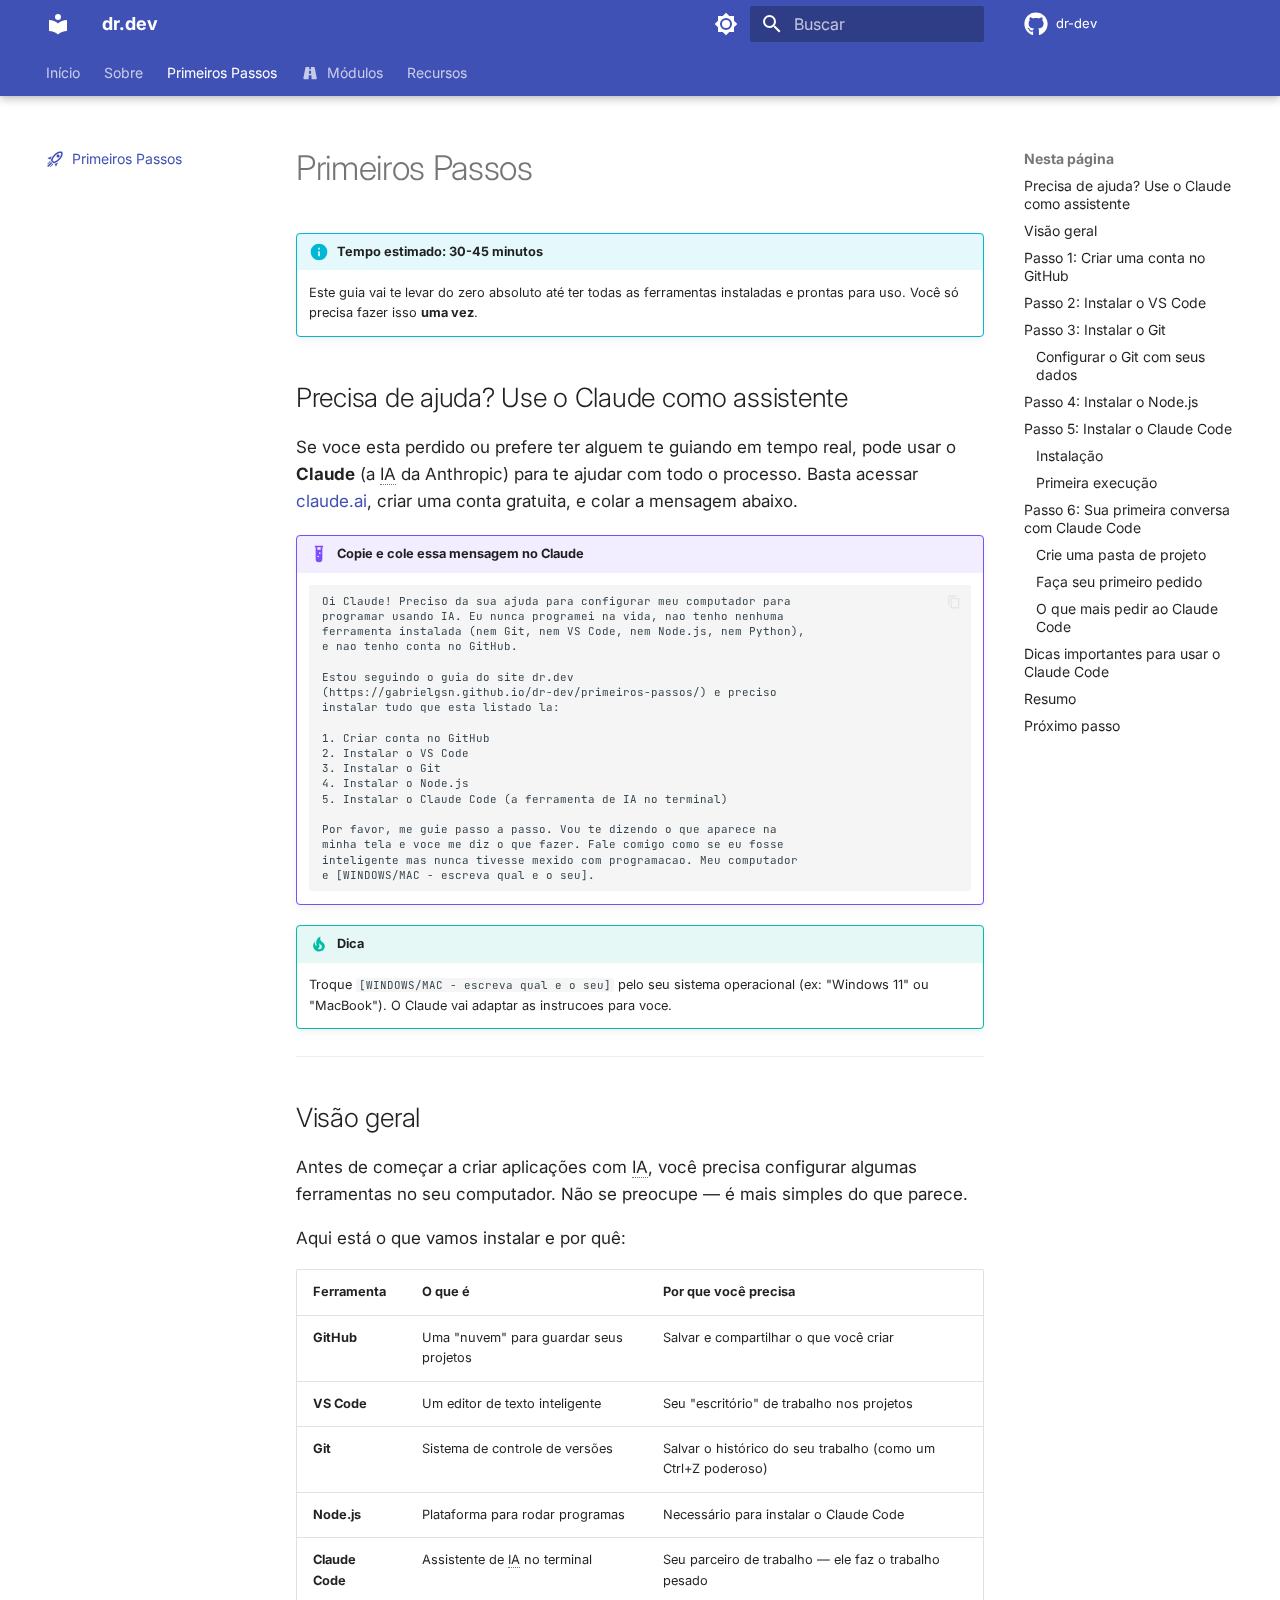
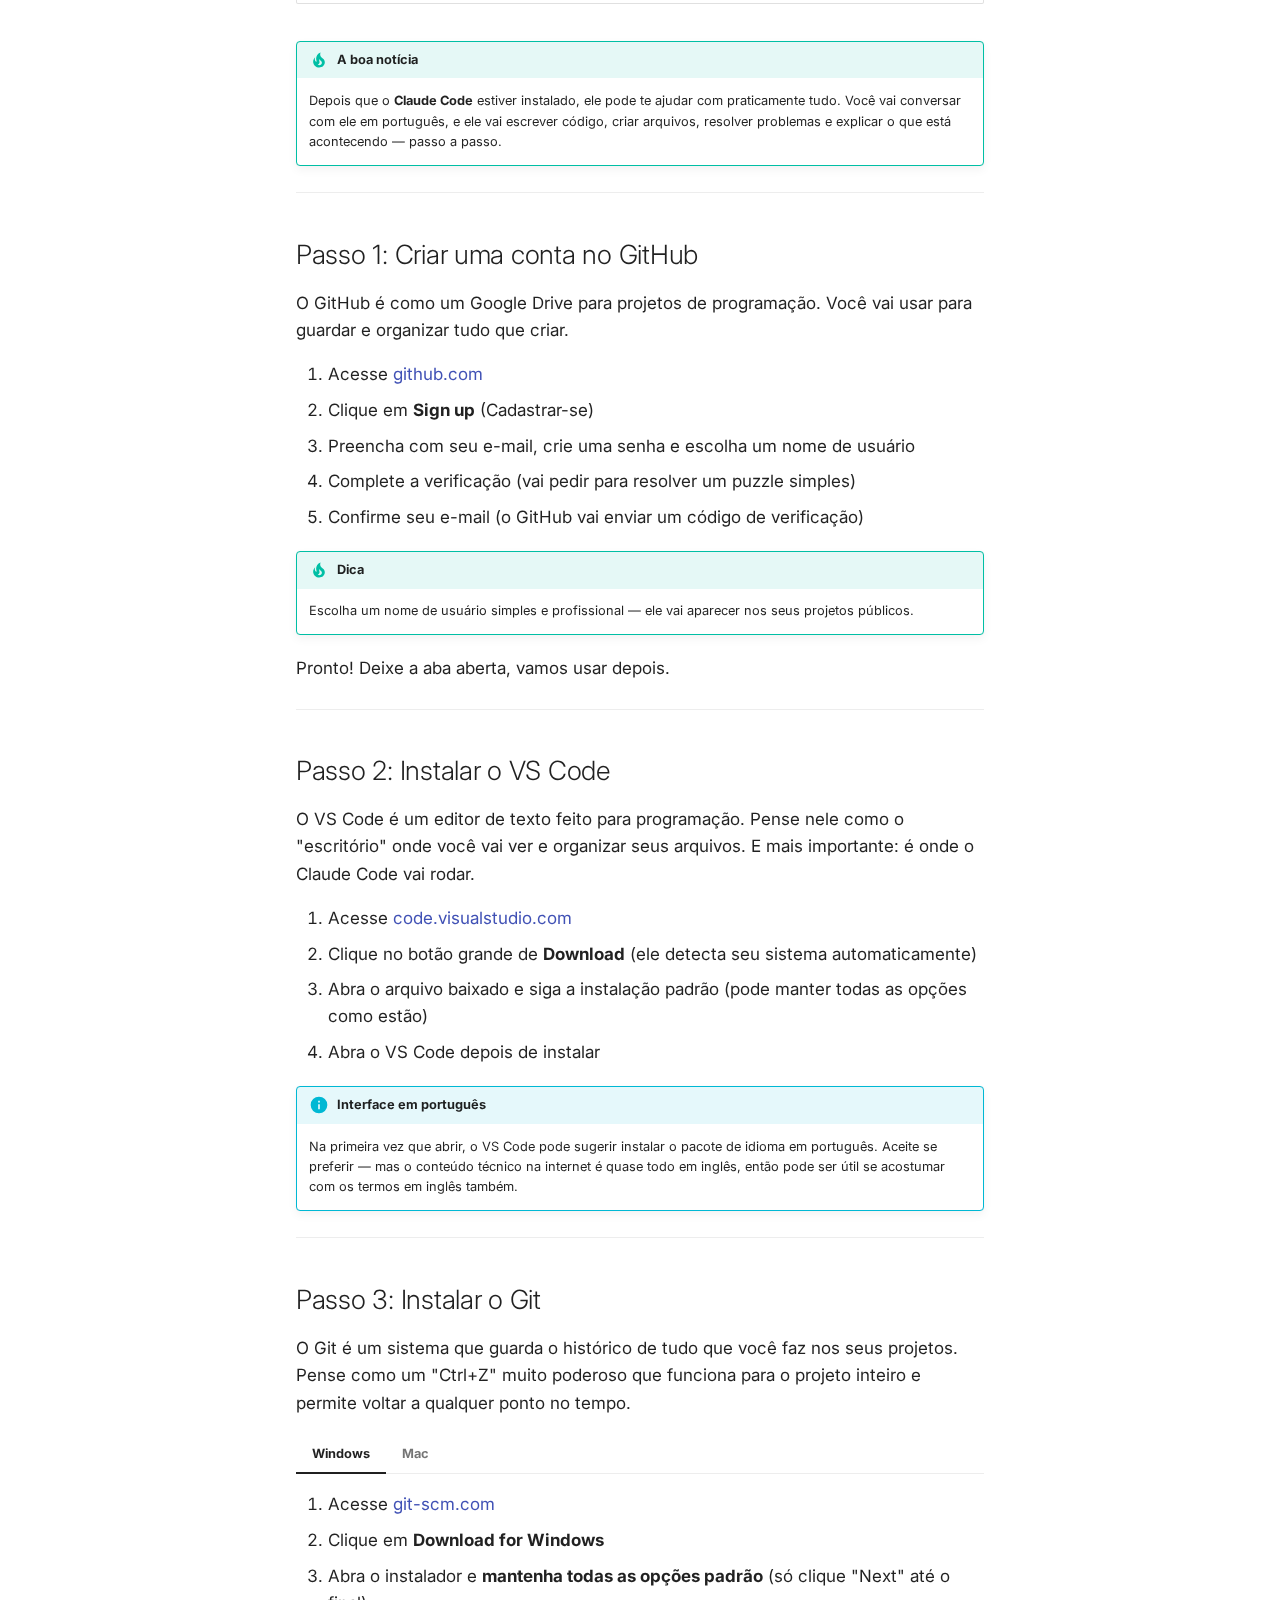
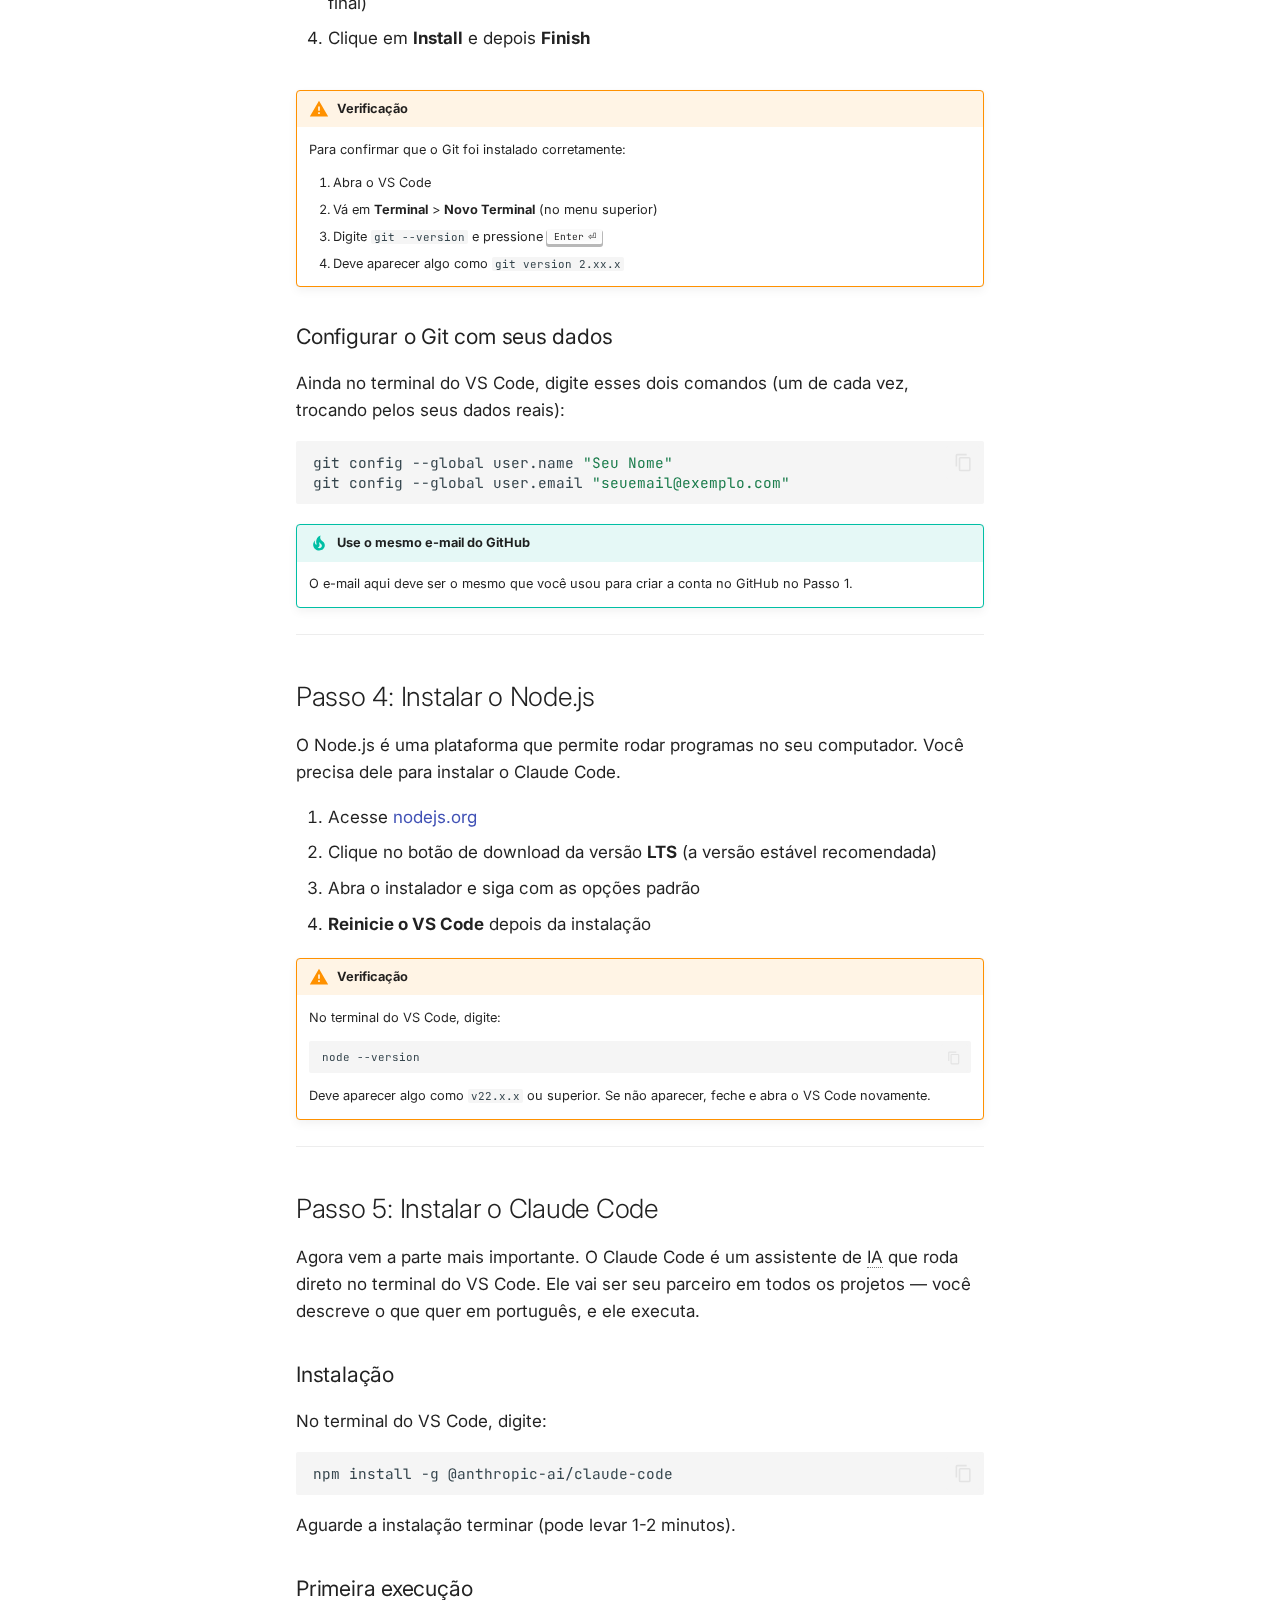
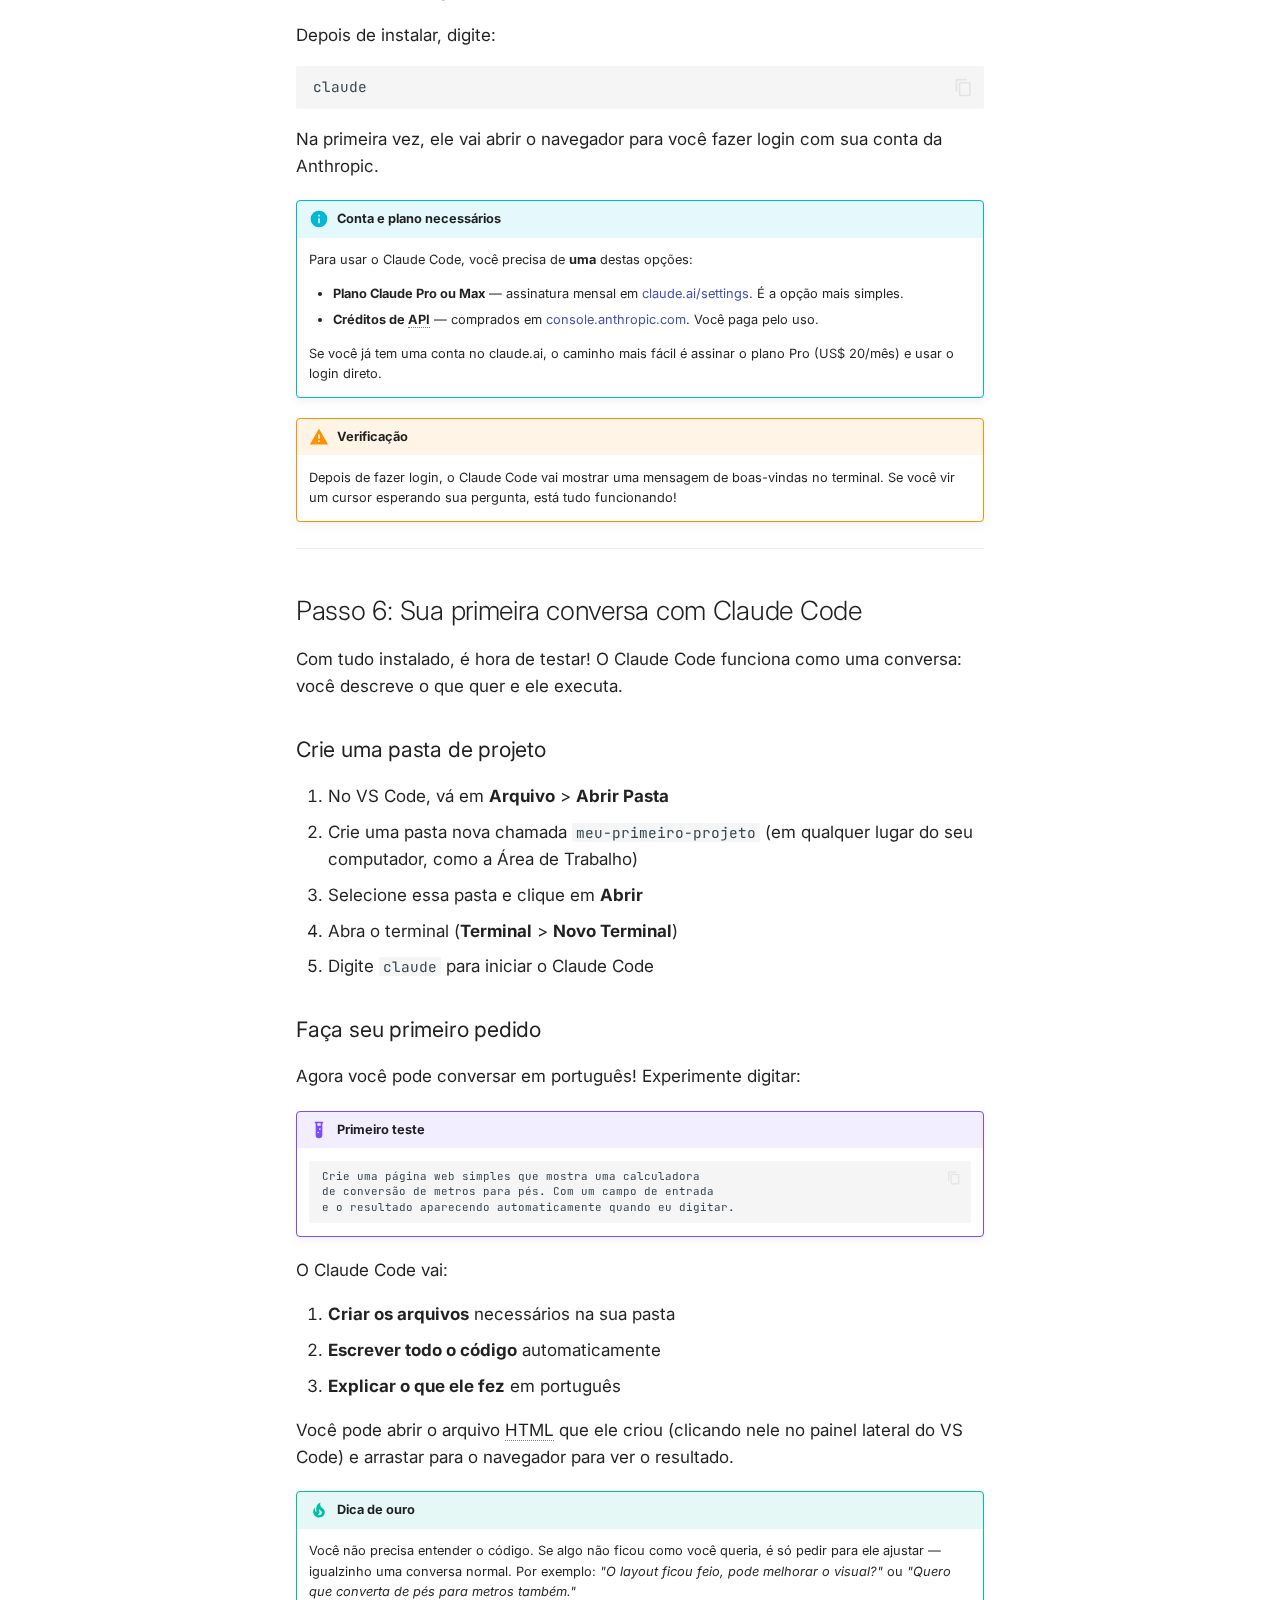
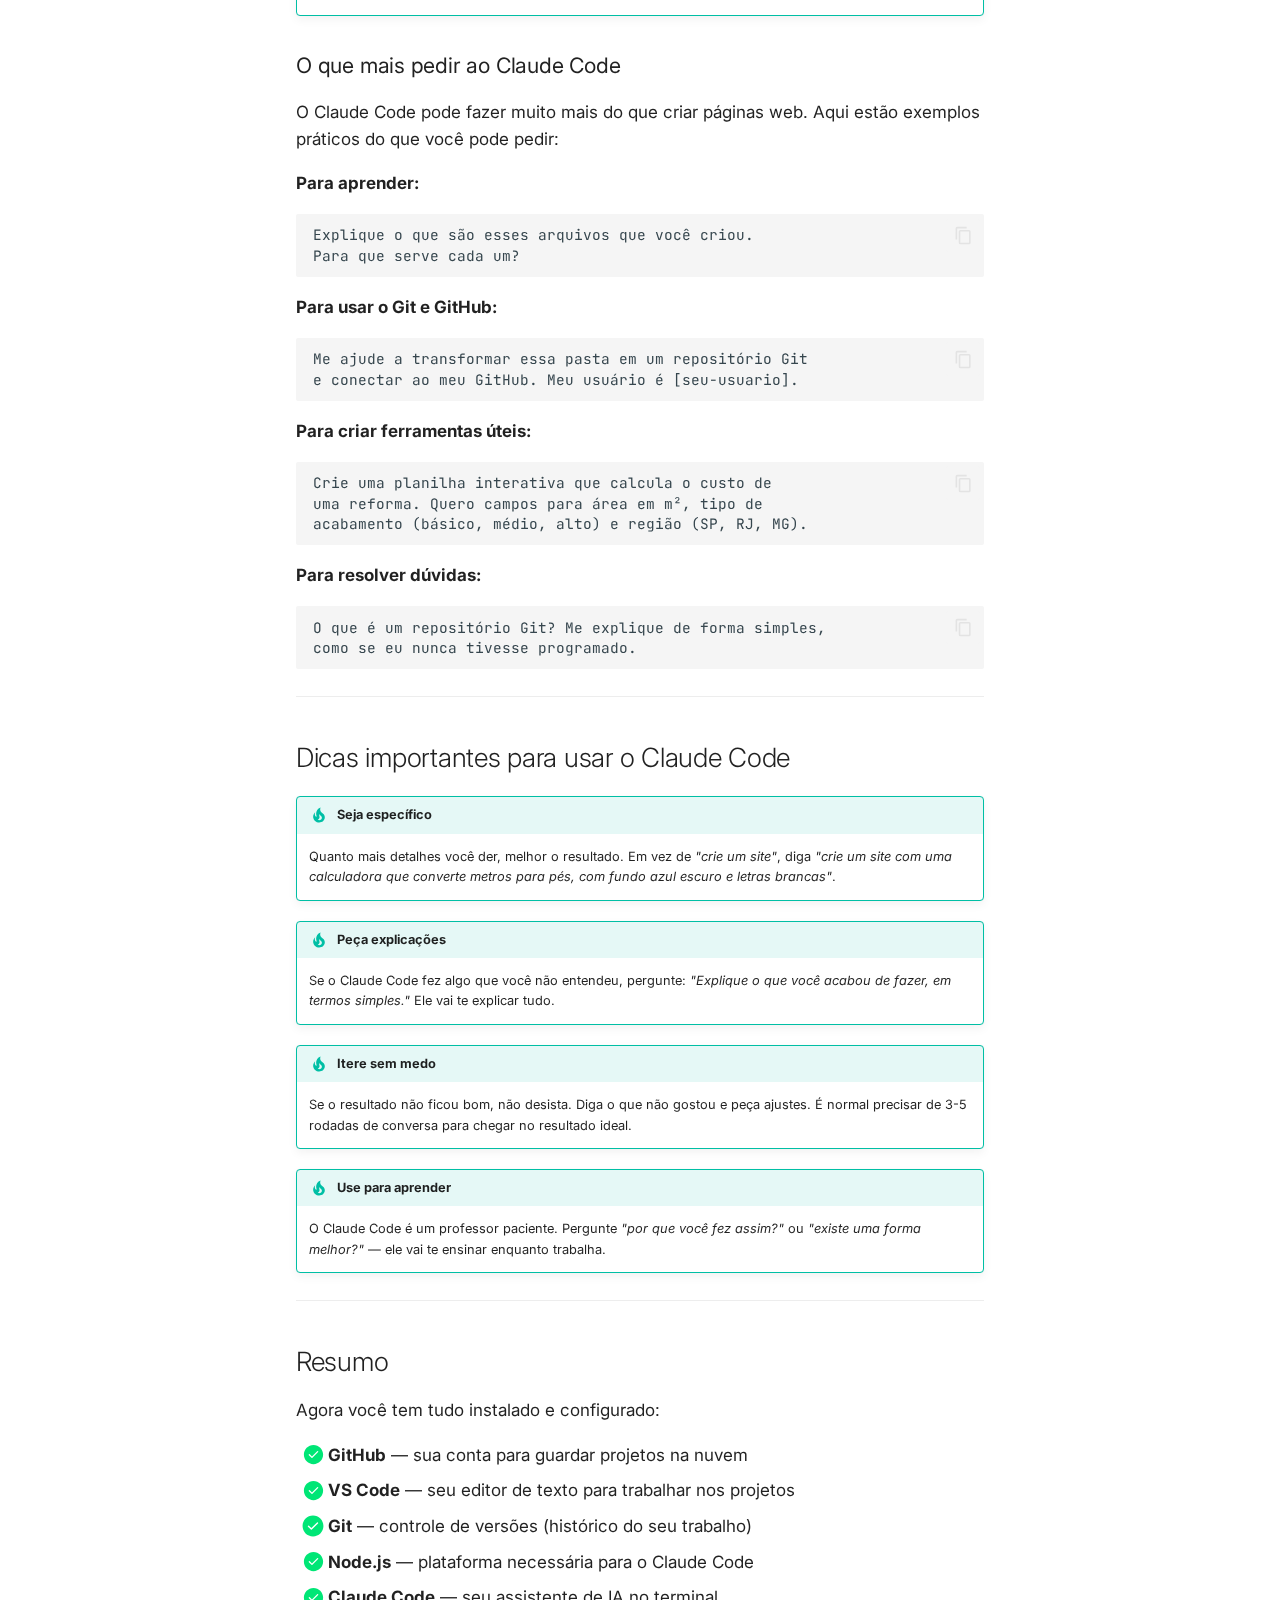
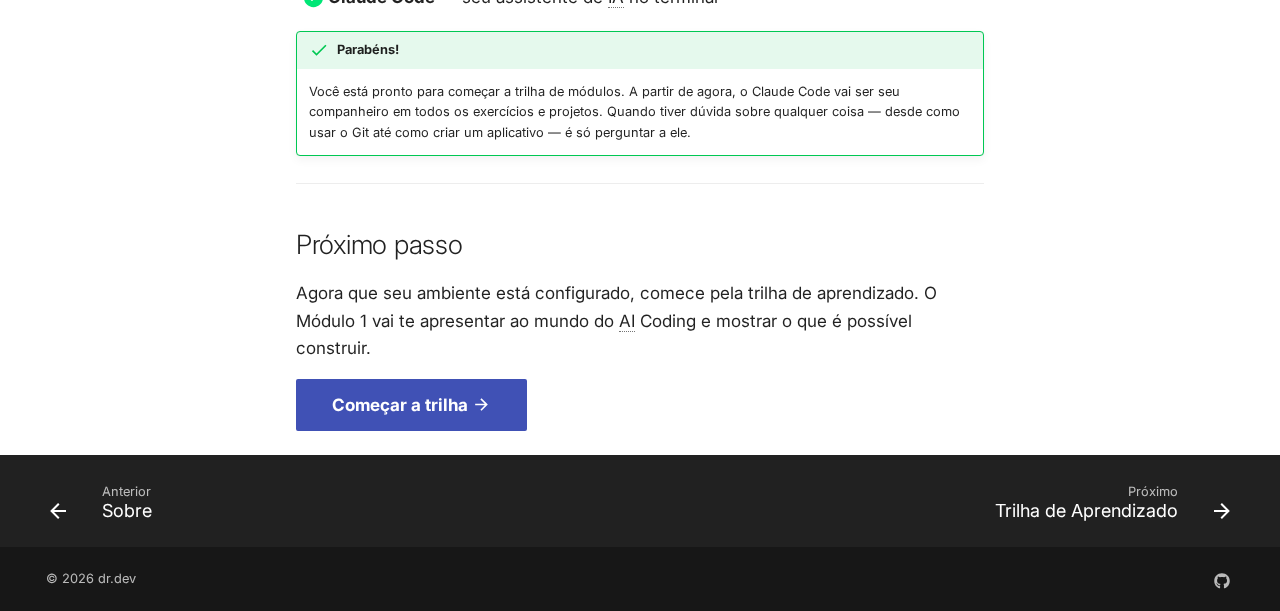
<file: primeiros-passos/index.html>
<!doctype html><html lang=pt class=no-js> <head><meta charset=utf-8><meta name=viewport content="width=device-width,initial-scale=1"><meta name=description content="Aprenda a criar aplicações com inteligência artificial, mesmo sem saber programar. Um guia prático e direto ao ponto."><meta name=author content=dr.dev><link href=https://gabrielgsn.github.io/dr-dev/primeiros-passos/ rel=canonical><link href=../sobre/ rel=prev><link href=../modulos/ rel=next><link rel=icon href=../assets/images/favicon.png><meta name=generator content="mkdocs-1.6.1, mkdocs-material-9.7.3"><title>Primeiros Passos - dr.dev</title><link rel=stylesheet href=../assets/stylesheets/main.484c7ddc.min.css><link rel=stylesheet href=../assets/stylesheets/palette.ab4e12ef.min.css><link rel=preconnect href=https://fonts.gstatic.com crossorigin><link rel=stylesheet href="https://fonts.googleapis.com/css?family=Inter:300,300i,400,400i,700,700i%7CJetBrains+Mono:400,400i,700,700i&display=fallback"><style>:root{--md-text-font:"Inter";--md-code-font:"JetBrains Mono"}</style><link rel=stylesheet href=../assets/stylesheets/extra.css><script>__md_scope=new URL("..",location),__md_hash=e=>[...e].reduce(((e,_)=>(e<<5)-e+_.charCodeAt(0)),0),__md_get=(e,_=localStorage,t=__md_scope)=>JSON.parse(_.getItem(t.pathname+"."+e)),__md_set=(e,_,t=localStorage,a=__md_scope)=>{try{t.setItem(a.pathname+"."+e,JSON.stringify(_))}catch(e){}}</script></head> <body dir=ltr data-md-color-scheme=default data-md-color-primary=indigo data-md-color-accent=deep-purple> <input class=md-toggle data-md-toggle=drawer type=checkbox id=__drawer autocomplete=off> <input class=md-toggle data-md-toggle=search type=checkbox id=__search autocomplete=off> <label class=md-overlay for=__drawer></label> <div data-md-component=skip> <a href=#primeiros-passos class=md-skip> Pular para conteúdo </a> </div> <div data-md-component=announce> </div> <header class="md-header md-header--shadow md-header--lifted" data-md-component=header> <nav class="md-header__inner md-grid" aria-label=Cabeçalho> <a href=.. title=dr.dev class="md-header__button md-logo" aria-label=dr.dev data-md-component=logo> <svg xmlns=http://www.w3.org/2000/svg viewbox="0 0 24 24"><path d="M12 8a3 3 0 0 0 3-3 3 3 0 0 0-3-3 3 3 0 0 0-3 3 3 3 0 0 0 3 3m0 3.54C9.64 9.35 6.5 8 3 8v11c3.5 0 6.64 1.35 9 3.54 2.36-2.19 5.5-3.54 9-3.54V8c-3.5 0-6.64 1.35-9 3.54"/></svg> </a> <label class="md-header__button md-icon" for=__drawer> <svg xmlns=http://www.w3.org/2000/svg viewbox="0 0 24 24"><path d="M3 6h18v2H3zm0 5h18v2H3zm0 5h18v2H3z"/></svg> </label> <div class=md-header__title data-md-component=header-title> <div class=md-header__ellipsis> <div class=md-header__topic> <span class=md-ellipsis> dr.dev </span> </div> <div class=md-header__topic data-md-component=header-topic> <span class=md-ellipsis> Primeiros Passos </span> </div> </div> </div> <form class=md-header__option data-md-component=palette> <input class=md-option data-md-color-media data-md-color-scheme=default data-md-color-primary=indigo data-md-color-accent=deep-purple aria-label="Modo escuro" type=radio name=__palette id=__palette_0> <label class="md-header__button md-icon" title="Modo escuro" for=__palette_1 hidden> <svg xmlns=http://www.w3.org/2000/svg viewbox="0 0 24 24"><path d="M12 8a4 4 0 0 0-4 4 4 4 0 0 0 4 4 4 4 0 0 0 4-4 4 4 0 0 0-4-4m0 10a6 6 0 0 1-6-6 6 6 0 0 1 6-6 6 6 0 0 1 6 6 6 6 0 0 1-6 6m8-9.31V4h-4.69L12 .69 8.69 4H4v4.69L.69 12 4 15.31V20h4.69L12 23.31 15.31 20H20v-4.69L23.31 12z"/></svg> </label> <input class=md-option data-md-color-media data-md-color-scheme=slate data-md-color-primary=indigo data-md-color-accent=deep-purple aria-label="Modo claro" type=radio name=__palette id=__palette_1> <label class="md-header__button md-icon" title="Modo claro" for=__palette_0 hidden> <svg xmlns=http://www.w3.org/2000/svg viewbox="0 0 24 24"><path d="M12 18c-.89 0-1.74-.2-2.5-.55C11.56 16.5 13 14.42 13 12s-1.44-4.5-3.5-5.45C10.26 6.2 11.11 6 12 6a6 6 0 0 1 6 6 6 6 0 0 1-6 6m8-9.31V4h-4.69L12 .69 8.69 4H4v4.69L.69 12 4 15.31V20h4.69L12 23.31 15.31 20H20v-4.69L23.31 12z"/></svg> </label> </form> <script>var palette=__md_get("__palette");if(palette&&palette.color){if("(prefers-color-scheme)"===palette.color.media){var media=matchMedia("(prefers-color-scheme: light)"),input=document.querySelector(media.matches?"[data-md-color-media='(prefers-color-scheme: light)']":"[data-md-color-media='(prefers-color-scheme: dark)']");palette.color.media=input.getAttribute("data-md-color-media"),palette.color.scheme=input.getAttribute("data-md-color-scheme"),palette.color.primary=input.getAttribute("data-md-color-primary"),palette.color.accent=input.getAttribute("data-md-color-accent")}for(var[key,value]of Object.entries(palette.color))document.body.setAttribute("data-md-color-"+key,value)}</script> <label class="md-header__button md-icon" for=__search> <svg xmlns=http://www.w3.org/2000/svg viewbox="0 0 24 24"><path d="M9.5 3A6.5 6.5 0 0 1 16 9.5c0 1.61-.59 3.09-1.56 4.23l.27.27h.79l5 5-1.5 1.5-5-5v-.79l-.27-.27A6.52 6.52 0 0 1 9.5 16 6.5 6.5 0 0 1 3 9.5 6.5 6.5 0 0 1 9.5 3m0 2C7 5 5 7 5 9.5S7 14 9.5 14 14 12 14 9.5 12 5 9.5 5"/></svg> </label> <div class=md-search data-md-component=search role=dialog> <label class=md-search__overlay for=__search></label> <div class=md-search__inner role=search> <form class=md-search__form name=search> <input type=text class=md-search__input name=query aria-label=Buscar placeholder=Buscar autocapitalize=off autocorrect=off autocomplete=off spellcheck=false data-md-component=search-query required> <label class="md-search__icon md-icon" for=__search> <svg xmlns=http://www.w3.org/2000/svg viewbox="0 0 24 24"><path d="M9.5 3A6.5 6.5 0 0 1 16 9.5c0 1.61-.59 3.09-1.56 4.23l.27.27h.79l5 5-1.5 1.5-5-5v-.79l-.27-.27A6.52 6.52 0 0 1 9.5 16 6.5 6.5 0 0 1 3 9.5 6.5 6.5 0 0 1 9.5 3m0 2C7 5 5 7 5 9.5S7 14 9.5 14 14 12 14 9.5 12 5 9.5 5"/></svg> <svg xmlns=http://www.w3.org/2000/svg viewbox="0 0 24 24"><path d="M20 11v2H8l5.5 5.5-1.42 1.42L4.16 12l7.92-7.92L13.5 5.5 8 11z"/></svg> </label> <nav class=md-search__options aria-label=Pesquisar> <button type=reset class="md-search__icon md-icon" title=Limpar aria-label=Limpar tabindex=-1> <svg xmlns=http://www.w3.org/2000/svg viewbox="0 0 24 24"><path d="M19 6.41 17.59 5 12 10.59 6.41 5 5 6.41 10.59 12 5 17.59 6.41 19 12 13.41 17.59 19 19 17.59 13.41 12z"/></svg> </button> </nav> <div class=md-search__suggest data-md-component=search-suggest></div> </form> <div class=md-search__output> <div class=md-search__scrollwrap tabindex=0 data-md-scrollfix> <div class=md-search-result data-md-component=search-result> <div class=md-search-result__meta> Inicializando busca </div> <ol class=md-search-result__list role=presentation></ol> </div> </div> </div> </div> </div> <div class=md-header__source> <a href=https://github.com/gabrielgsn/dr-dev title="Ir para repositório" class=md-source data-md-component=source> <div class="md-source__icon md-icon"> <svg xmlns=http://www.w3.org/2000/svg viewbox="0 0 512 512"><!-- Font Awesome Free 7.1.0 by @fontawesome - https://fontawesome.com License - https://fontawesome.com/license/free (Icons: CC BY 4.0, Fonts: SIL OFL 1.1, Code: MIT License) Copyright 2025 Fonticons, Inc.--><path d="M173.9 397.4c0 2-2.3 3.6-5.2 3.6-3.3.3-5.6-1.3-5.6-3.6 0-2 2.3-3.6 5.2-3.6 3-.3 5.6 1.3 5.6 3.6m-31.1-4.5c-.7 2 1.3 4.3 4.3 4.9 2.6 1 5.6 0 6.2-2s-1.3-4.3-4.3-5.2c-2.6-.7-5.5.3-6.2 2.3m44.2-1.7c-2.9.7-4.9 2.6-4.6 4.9.3 2 2.9 3.3 5.9 2.6 2.9-.7 4.9-2.6 4.6-4.6-.3-1.9-3-3.2-5.9-2.9M252.8 8C114.1 8 8 113.3 8 252c0 110.9 69.8 205.8 169.5 239.2 12.8 2.3 17.3-5.6 17.3-12.1 0-6.2-.3-40.4-.3-61.4 0 0-70 15-84.7-29.8 0 0-11.4-29.1-27.8-36.6 0 0-22.9-15.7 1.6-15.4 0 0 24.9 2 38.6 25.8 21.9 38.6 58.6 27.5 72.9 20.9 2.3-16 8.8-27.1 16-33.7-55.9-6.2-112.3-14.3-112.3-110.5 0-27.5 7.6-41.3 23.6-58.9-2.6-6.5-11.1-33.3 2.6-67.9 20.9-6.5 69 27 69 27 20-5.6 41.5-8.5 62.8-8.5s42.8 2.9 62.8 8.5c0 0 48.1-33.6 69-27 13.7 34.7 5.2 61.4 2.6 67.9 16 17.7 25.8 31.5 25.8 58.9 0 96.5-58.9 104.2-114.8 110.5 9.2 7.9 17 22.9 17 46.4 0 33.7-.3 75.4-.3 83.6 0 6.5 4.6 14.4 17.3 12.1C436.2 457.8 504 362.9 504 252 504 113.3 391.5 8 252.8 8M105.2 352.9c-1.3 1-1 3.3.7 5.2 1.6 1.6 3.9 2.3 5.2 1 1.3-1 1-3.3-.7-5.2-1.6-1.6-3.9-2.3-5.2-1m-10.8-8.1c-.7 1.3.3 2.9 2.3 3.9 1.6 1 3.6.7 4.3-.7.7-1.3-.3-2.9-2.3-3.9-2-.6-3.6-.3-4.3.7m32.4 35.6c-1.6 1.3-1 4.3 1.3 6.2 2.3 2.3 5.2 2.6 6.5 1 1.3-1.3.7-4.3-1.3-6.2-2.2-2.3-5.2-2.6-6.5-1m-11.4-14.7c-1.6 1-1.6 3.6 0 5.9s4.3 3.3 5.6 2.3c1.6-1.3 1.6-3.9 0-6.2-1.4-2.3-4-3.3-5.6-2"/></svg> </div> <div class=md-source__repository> dr-dev </div> </a> </div> </nav> <nav class=md-tabs aria-label=Abas data-md-component=tabs> <div class=md-grid> <ul class=md-tabs__list> <li class=md-tabs__item> <a href=.. class=md-tabs__link> Início </a> </li> <li class=md-tabs__item> <a href=../sobre/ class=md-tabs__link> Sobre </a> </li> <li class="md-tabs__item md-tabs__item--active"> <a href=./ class=md-tabs__link> Primeiros Passos </a> </li> <li class=md-tabs__item> <a href=../modulos/ class=md-tabs__link> <svg xmlns=http://www.w3.org/2000/svg viewbox="0 0 24 24"><path d="M18.1 4.8c-.1-.5-.5-.8-1-.8H13l.2 3h-2.4l.2-3H6.8c-.5 0-.9.4-1 .8l-2.7 14c-.1.6.4 1.2 1 1.2H10l.3-5h3.4l.3 5h5.8c.6 0 1.1-.6 1-1.2zM10.4 13l.2-4h2.6l.2 4z"/></svg> Módulos </a> </li> <li class=md-tabs__item> <a href=../recursos/glossario/ class=md-tabs__link> Recursos </a> </li> </ul> </div> </nav> </header> <div class=md-container data-md-component=container> <main class=md-main data-md-component=main> <div class="md-main__inner md-grid"> <div class="md-sidebar md-sidebar--primary" data-md-component=sidebar data-md-type=navigation> <div class=md-sidebar__scrollwrap> <div class=md-sidebar__inner> <nav class="md-nav md-nav--primary md-nav--lifted" aria-label=Navegação data-md-level=0> <label class=md-nav__title for=__drawer> <a href=.. title=dr.dev class="md-nav__button md-logo" aria-label=dr.dev data-md-component=logo> <svg xmlns=http://www.w3.org/2000/svg viewbox="0 0 24 24"><path d="M12 8a3 3 0 0 0 3-3 3 3 0 0 0-3-3 3 3 0 0 0-3 3 3 3 0 0 0 3 3m0 3.54C9.64 9.35 6.5 8 3 8v11c3.5 0 6.64 1.35 9 3.54 2.36-2.19 5.5-3.54 9-3.54V8c-3.5 0-6.64 1.35-9 3.54"/></svg> </a> dr.dev </label> <div class=md-nav__source> <a href=https://github.com/gabrielgsn/dr-dev title="Ir para repositório" class=md-source data-md-component=source> <div class="md-source__icon md-icon"> <svg xmlns=http://www.w3.org/2000/svg viewbox="0 0 512 512"><!-- Font Awesome Free 7.1.0 by @fontawesome - https://fontawesome.com License - https://fontawesome.com/license/free (Icons: CC BY 4.0, Fonts: SIL OFL 1.1, Code: MIT License) Copyright 2025 Fonticons, Inc.--><path d="M173.9 397.4c0 2-2.3 3.6-5.2 3.6-3.3.3-5.6-1.3-5.6-3.6 0-2 2.3-3.6 5.2-3.6 3-.3 5.6 1.3 5.6 3.6m-31.1-4.5c-.7 2 1.3 4.3 4.3 4.9 2.6 1 5.6 0 6.2-2s-1.3-4.3-4.3-5.2c-2.6-.7-5.5.3-6.2 2.3m44.2-1.7c-2.9.7-4.9 2.6-4.6 4.9.3 2 2.9 3.3 5.9 2.6 2.9-.7 4.9-2.6 4.6-4.6-.3-1.9-3-3.2-5.9-2.9M252.8 8C114.1 8 8 113.3 8 252c0 110.9 69.8 205.8 169.5 239.2 12.8 2.3 17.3-5.6 17.3-12.1 0-6.2-.3-40.4-.3-61.4 0 0-70 15-84.7-29.8 0 0-11.4-29.1-27.8-36.6 0 0-22.9-15.7 1.6-15.4 0 0 24.9 2 38.6 25.8 21.9 38.6 58.6 27.5 72.9 20.9 2.3-16 8.8-27.1 16-33.7-55.9-6.2-112.3-14.3-112.3-110.5 0-27.5 7.6-41.3 23.6-58.9-2.6-6.5-11.1-33.3 2.6-67.9 20.9-6.5 69 27 69 27 20-5.6 41.5-8.5 62.8-8.5s42.8 2.9 62.8 8.5c0 0 48.1-33.6 69-27 13.7 34.7 5.2 61.4 2.6 67.9 16 17.7 25.8 31.5 25.8 58.9 0 96.5-58.9 104.2-114.8 110.5 9.2 7.9 17 22.9 17 46.4 0 33.7-.3 75.4-.3 83.6 0 6.5 4.6 14.4 17.3 12.1C436.2 457.8 504 362.9 504 252 504 113.3 391.5 8 252.8 8M105.2 352.9c-1.3 1-1 3.3.7 5.2 1.6 1.6 3.9 2.3 5.2 1 1.3-1 1-3.3-.7-5.2-1.6-1.6-3.9-2.3-5.2-1m-10.8-8.1c-.7 1.3.3 2.9 2.3 3.9 1.6 1 3.6.7 4.3-.7.7-1.3-.3-2.9-2.3-3.9-2-.6-3.6-.3-4.3.7m32.4 35.6c-1.6 1.3-1 4.3 1.3 6.2 2.3 2.3 5.2 2.6 6.5 1 1.3-1.3.7-4.3-1.3-6.2-2.2-2.3-5.2-2.6-6.5-1m-11.4-14.7c-1.6 1-1.6 3.6 0 5.9s4.3 3.3 5.6 2.3c1.6-1.3 1.6-3.9 0-6.2-1.4-2.3-4-3.3-5.6-2"/></svg> </div> <div class=md-source__repository> dr-dev </div> </a> </div> <ul class=md-nav__list data-md-scrollfix> <li class=md-nav__item> <a href=.. class=md-nav__link> <span class=md-ellipsis> Início </span> </a> </li> <li class=md-nav__item> <a href=../sobre/ class=md-nav__link> <span class=md-ellipsis> Sobre </span> </a> </li> <li class="md-nav__item md-nav__item--active"> <input class="md-nav__toggle md-toggle" type=checkbox id=__toc> <label class="md-nav__link md-nav__link--active" for=__toc> <svg xmlns=http://www.w3.org/2000/svg viewbox="0 0 24 24"><path d="m13.13 22.19-1.63-3.83c1.57-.58 3.04-1.36 4.4-2.27zM5.64 12.5l-3.83-1.63 6.1-2.77C7 9.46 6.22 10.93 5.64 12.5M19.22 4c.28 0 .53 0 .74.05.17 1.39-.02 4.25-3.3 7.53-1.7 1.71-3.73 3.02-6.01 3.89l-2.15-2.1c.92-2.31 2.23-4.34 3.92-6.03C15.18 4.58 17.64 4 19.22 4m0-2c-1.98 0-4.98.69-8.22 3.93-2.19 2.19-3.5 4.6-4.35 6.71-.28.75-.09 1.57.46 2.13l2.13 2.12c.38.38.89.61 1.42.61.23 0 .47-.06.7-.15A19.1 19.1 0 0 0 18.07 13c5.66-5.66 3.54-10.61 3.54-10.61S20.7 2 19.22 2m-4.68 7.46c-.78-.78-.78-2.05 0-2.83s2.05-.78 2.83 0c.77.78.78 2.05 0 2.83s-2.05.78-2.83 0m-5.66 7.07-1.41-1.41zM6.24 22l3.64-3.64c-.34-.09-.67-.24-.97-.45L4.83 22zM2 22h1.41l4.77-4.76-1.42-1.41L2 20.59zm0-2.83 4.09-4.08c-.21-.3-.36-.62-.45-.97L2 17.76z"/></svg> <span class=md-ellipsis> Primeiros Passos </span> <span class="md-nav__icon md-icon"></span> </label> <a href=./ class="md-nav__link md-nav__link--active"> <svg xmlns=http://www.w3.org/2000/svg viewbox="0 0 24 24"><path d="m13.13 22.19-1.63-3.83c1.57-.58 3.04-1.36 4.4-2.27zM5.64 12.5l-3.83-1.63 6.1-2.77C7 9.46 6.22 10.93 5.64 12.5M19.22 4c.28 0 .53 0 .74.05.17 1.39-.02 4.25-3.3 7.53-1.7 1.71-3.73 3.02-6.01 3.89l-2.15-2.1c.92-2.31 2.23-4.34 3.92-6.03C15.18 4.58 17.64 4 19.22 4m0-2c-1.98 0-4.98.69-8.22 3.93-2.19 2.19-3.5 4.6-4.35 6.71-.28.75-.09 1.57.46 2.13l2.13 2.12c.38.38.89.61 1.42.61.23 0 .47-.06.7-.15A19.1 19.1 0 0 0 18.07 13c5.66-5.66 3.54-10.61 3.54-10.61S20.7 2 19.22 2m-4.68 7.46c-.78-.78-.78-2.05 0-2.83s2.05-.78 2.83 0c.77.78.78 2.05 0 2.83s-2.05.78-2.83 0m-5.66 7.07-1.41-1.41zM6.24 22l3.64-3.64c-.34-.09-.67-.24-.97-.45L4.83 22zM2 22h1.41l4.77-4.76-1.42-1.41L2 20.59zm0-2.83 4.09-4.08c-.21-.3-.36-.62-.45-.97L2 17.76z"/></svg> <span class=md-ellipsis> Primeiros Passos </span> </a> <nav class="md-nav md-nav--secondary" aria-label="Nesta página"> <label class=md-nav__title for=__toc> <span class="md-nav__icon md-icon"></span> Nesta página </label> <ul class=md-nav__list data-md-component=toc data-md-scrollfix> <li class=md-nav__item> <a href=#precisa-de-ajuda-use-o-claude-como-assistente class=md-nav__link> <span class=md-ellipsis> Precisa de ajuda? Use o Claude como assistente </span> </a> </li> <li class=md-nav__item> <a href=#visao-geral class=md-nav__link> <span class=md-ellipsis> Visão geral </span> </a> </li> <li class=md-nav__item> <a href=#passo-1-criar-uma-conta-no-github class=md-nav__link> <span class=md-ellipsis> Passo 1: Criar uma conta no GitHub </span> </a> </li> <li class=md-nav__item> <a href=#passo-2-instalar-o-vs-code class=md-nav__link> <span class=md-ellipsis> Passo 2: Instalar o VS Code </span> </a> </li> <li class=md-nav__item> <a href=#passo-3-instalar-o-git class=md-nav__link> <span class=md-ellipsis> Passo 3: Instalar o Git </span> </a> <nav class=md-nav aria-label="Passo 3: Instalar o Git"> <ul class=md-nav__list> <li class=md-nav__item> <a href=#configurar-o-git-com-seus-dados class=md-nav__link> <span class=md-ellipsis> Configurar o Git com seus dados </span> </a> </li> </ul> </nav> </li> <li class=md-nav__item> <a href=#passo-4-instalar-o-nodejs class=md-nav__link> <span class=md-ellipsis> Passo 4: Instalar o Node.js </span> </a> </li> <li class=md-nav__item> <a href=#passo-5-instalar-o-claude-code class=md-nav__link> <span class=md-ellipsis> Passo 5: Instalar o Claude Code </span> </a> <nav class=md-nav aria-label="Passo 5: Instalar o Claude Code"> <ul class=md-nav__list> <li class=md-nav__item> <a href=#instalacao class=md-nav__link> <span class=md-ellipsis> Instalação </span> </a> </li> <li class=md-nav__item> <a href=#primeira-execucao class=md-nav__link> <span class=md-ellipsis> Primeira execução </span> </a> </li> </ul> </nav> </li> <li class=md-nav__item> <a href=#passo-6-sua-primeira-conversa-com-claude-code class=md-nav__link> <span class=md-ellipsis> Passo 6: Sua primeira conversa com Claude Code </span> </a> <nav class=md-nav aria-label="Passo 6: Sua primeira conversa com Claude Code"> <ul class=md-nav__list> <li class=md-nav__item> <a href=#crie-uma-pasta-de-projeto class=md-nav__link> <span class=md-ellipsis> Crie uma pasta de projeto </span> </a> </li> <li class=md-nav__item> <a href=#faca-seu-primeiro-pedido class=md-nav__link> <span class=md-ellipsis> Faça seu primeiro pedido </span> </a> </li> <li class=md-nav__item> <a href=#o-que-mais-pedir-ao-claude-code class=md-nav__link> <span class=md-ellipsis> O que mais pedir ao Claude Code </span> </a> </li> </ul> </nav> </li> <li class=md-nav__item> <a href=#dicas-importantes-para-usar-o-claude-code class=md-nav__link> <span class=md-ellipsis> Dicas importantes para usar o Claude Code </span> </a> </li> <li class=md-nav__item> <a href=#resumo class=md-nav__link> <span class=md-ellipsis> Resumo </span> </a> </li> <li class=md-nav__item> <a href=#proximo-passo class=md-nav__link> <span class=md-ellipsis> Próximo passo </span> </a> </li> </ul> </nav> </li> <li class="md-nav__item md-nav__item--nested"> <input class="md-nav__toggle md-toggle " type=checkbox id=__nav_4> <div class="md-nav__link md-nav__container"> <a href=../modulos/ class="md-nav__link "> <svg xmlns=http://www.w3.org/2000/svg viewbox="0 0 24 24"><path d="M18.1 4.8c-.1-.5-.5-.8-1-.8H13l.2 3h-2.4l.2-3H6.8c-.5 0-.9.4-1 .8l-2.7 14c-.1.6.4 1.2 1 1.2H10l.3-5h3.4l.3 5h5.8c.6 0 1.1-.6 1-1.2zM10.4 13l.2-4h2.6l.2 4z"/></svg> <span class=md-ellipsis> Módulos </span> </a> <label class="md-nav__link " for=__nav_4 id=__nav_4_label tabindex=0> <span class="md-nav__icon md-icon"></span> </label> </div> <nav class=md-nav data-md-level=1 aria-labelledby=__nav_4_label aria-expanded=false> <label class=md-nav__title for=__nav_4> <span class="md-nav__icon md-icon"></span> Módulos </label> <ul class=md-nav__list data-md-scrollfix> <li class=md-nav__item> <a href=../modulos/01-o-que-e-ai-coding/ class=md-nav__link> <svg xmlns=http://www.w3.org/2000/svg viewbox="0 0 24 24"><path d="M12 2a7 7 0 0 1 7 7c0 2.38-1.19 4.47-3 5.74V17a1 1 0 0 1-1 1H9a1 1 0 0 1-1-1v-2.26C6.19 13.47 5 11.38 5 9a7 7 0 0 1 7-7M9 21v-1h6v1a1 1 0 0 1-1 1h-4a1 1 0 0 1-1-1m3-17a5 5 0 0 0-5 5c0 2.05 1.23 3.81 3 4.58V16h4v-2.42c1.77-.77 3-2.53 3-4.58a5 5 0 0 0-5-5"/></svg> <span class=md-ellipsis> O que é AI Coding? </span> </a> </li> <li class=md-nav__item> <a href=../modulos/02-prompt-engineering/ class=md-nav__link> <svg xmlns=http://www.w3.org/2000/svg viewbox="0 0 24 24"><path d="M12 3C6.5 3 2 6.58 2 11a7.22 7.22 0 0 0 2.75 5.5c0 .6-.42 2.17-2.75 4.5 2.37-.11 4.64-1 6.47-2.5 1.14.33 2.34.5 3.53.5 5.5 0 10-3.58 10-8s-4.5-8-10-8m0 14c-4.42 0-8-2.69-8-6s3.58-6 8-6 8 2.69 8 6-3.58 6-8 6m5-5v-2h-2v2zm-4 0v-2h-2v2zm-4 0v-2H7v2z"/></svg> <span class=md-ellipsis> Prompt Engineering </span> </a> </li> <li class=md-nav__item> <a href=../modulos/03-ferramentas/ class=md-nav__link> <svg xmlns=http://www.w3.org/2000/svg viewbox="0 0 24 24"><path d="M20 8h-3V6c0-1.1-.9-2-2-2H9c-1.1 0-2 .9-2 2v2H4c-1.1 0-2 .9-2 2v10h20V10c0-1.1-.9-2-2-2M9 6h6v2H9zm11 12H4v-3h2v1h2v-1h8v1h2v-1h2zm-2-5v-1h-2v1H8v-1H6v1H4v-3h16v3z"/></svg> <span class=md-ellipsis> Ferramentas </span> </a> </li> <li class=md-nav__item> <a href=../modulos/04-primeiro-app/ class=md-nav__link> <svg xmlns=http://www.w3.org/2000/svg viewbox="0 0 24 24"><path d="m13.13 22.19-1.63-3.83c1.57-.58 3.04-1.36 4.4-2.27zM5.64 12.5l-3.83-1.63 6.1-2.77C7 9.46 6.22 10.93 5.64 12.5M19.22 4c.28 0 .53 0 .74.05.17 1.39-.02 4.25-3.3 7.53-1.7 1.71-3.73 3.02-6.01 3.89l-2.15-2.1c.92-2.31 2.23-4.34 3.92-6.03C15.18 4.58 17.64 4 19.22 4m0-2c-1.98 0-4.98.69-8.22 3.93-2.19 2.19-3.5 4.6-4.35 6.71-.28.75-.09 1.57.46 2.13l2.13 2.12c.38.38.89.61 1.42.61.23 0 .47-.06.7-.15A19.1 19.1 0 0 0 18.07 13c5.66-5.66 3.54-10.61 3.54-10.61S20.7 2 19.22 2m-4.68 7.46c-.78-.78-.78-2.05 0-2.83s2.05-.78 2.83 0c.77.78.78 2.05 0 2.83s-2.05.78-2.83 0m-5.66 7.07-1.41-1.41zM6.24 22l3.64-3.64c-.34-.09-.67-.24-.97-.45L4.83 22zM2 22h1.41l4.77-4.76-1.42-1.41L2 20.59zm0-2.83 4.09-4.08c-.21-.3-.36-.62-.45-.97L2 17.76z"/></svg> <span class=md-ellipsis> Seu Primeiro App </span> </a> </li> <li class=md-nav__item> <a href=../modulos/05-agentes/ class=md-nav__link> <svg xmlns=http://www.w3.org/2000/svg viewbox="0 0 24 24"><path d="M17.5 15.5c0 1.11-.89 2-2 2s-2-.89-2-2 .9-2 2-2 2 .9 2 2m-9-2c-1.1 0-2 .9-2 2s.9 2 2 2 2-.89 2-2-.89-2-2-2M23 15v3c0 .55-.45 1-1 1h-1v1c0 1.11-.89 2-2 2H5a2 2 0 0 1-2-2v-1H2c-.55 0-1-.45-1-1v-3c0-.55.45-1 1-1h1c0-3.87 3.13-7 7-7h1V5.73c-.6-.34-1-.99-1-1.73 0-1.1.9-2 2-2s2 .9 2 2c0 .74-.4 1.39-1 1.73V7h1c3.87 0 7 3.13 7 7h1c.55 0 1 .45 1 1m-2 1h-2v-2c0-2.76-2.24-5-5-5h-4c-2.76 0-5 2.24-5 5v2H3v1h2v3h14v-3h2z"/></svg> <span class=md-ellipsis> Agentes de IA </span> </a> </li> <li class=md-nav__item> <a href=../modulos/06-deploy/ class=md-nav__link> <svg xmlns=http://www.w3.org/2000/svg viewbox="0 0 24 24"><path d="M6.5 20q-2.28 0-3.89-1.57Q1 16.85 1 14.58q0-1.95 1.17-3.48 1.18-1.53 3.08-1.95.63-2.3 2.5-3.72Q9.63 4 12 4q2.93 0 4.96 2.04Q19 8.07 19 11q1.73.2 2.86 1.5 1.14 1.28 1.14 3 0 1.88-1.31 3.19T18.5 20H13q-.82 0-1.41-.59Q11 18.83 11 18v-5.15L9.4 14.4 8 13l4-4 4 4-1.4 1.4-1.6-1.55V18h5.5q1.05 0 1.77-.73.73-.72.73-1.77t-.73-1.77Q19.55 13 18.5 13H17v-2q0-2.07-1.46-3.54Q14.08 6 12 6 9.93 6 8.46 7.46 7 8.93 7 11h-.5q-1.45 0-2.47 1.03Q3 13.05 3 14.5T4.03 17q1.02 1 2.47 1H9v2m3-7"/></svg> <span class=md-ellipsis> Publicar e Lançar </span> </a> </li> <li class=md-nav__item> <a href=../modulos/07-atualizado/ class=md-nav__link> <svg xmlns=http://www.w3.org/2000/svg viewbox="0 0 24 24"><path d="M20 5v14H4V5zm0-2H4c-1.11 0-2 .89-2 2v14c0 1.11.89 2 2 2h16c1.11 0 2-.89 2-2V5c0-1.11-.89-2-2-2m-2 12H6v2h12zm-8-8H6v6h4zm2 2h6V7h-6zm6 2h-6v2h6z"/></svg> <span class=md-ellipsis> Mantendo-se Atualizado </span> </a> </li> </ul> </nav> </li> <li class="md-nav__item md-nav__item--nested"> <input class="md-nav__toggle md-toggle " type=checkbox id=__nav_5> <label class=md-nav__link for=__nav_5 id=__nav_5_label tabindex=0> <span class=md-ellipsis> Recursos </span> <span class="md-nav__icon md-icon"></span> </label> <nav class=md-nav data-md-level=1 aria-labelledby=__nav_5_label aria-expanded=false> <label class=md-nav__title for=__nav_5> <span class="md-nav__icon md-icon"></span> Recursos </label> <ul class=md-nav__list data-md-scrollfix> <li class=md-nav__item> <a href=../recursos/glossario/ class=md-nav__link> <svg xmlns=http://www.w3.org/2000/svg viewbox="0 0 24 24"><path d="M5.81 2C4.83 2.09 4 3 4 4v16c0 1.05.95 2 2 2h12c1.05 0 2-.95 2-2V4a2 2 0 0 0-2-2h-6v7L9.5 7.5 7 9V2H5.81M12 13h1a1 1 0 0 1 1 1v4h-1v-2h-1v2h-1v-4a1 1 0 0 1 1-1m0 1v1h1v-1zm3 1h3v1l-2 3h2v1h-3v-1l2-3h-2z"/></svg> <span class=md-ellipsis> Glossário </span> </a> </li> <li class=md-nav__item> <a href=../recursos/links-uteis/ class=md-nav__link> <svg xmlns=http://www.w3.org/2000/svg viewbox="0 0 24 24"><path d="M10.59 13.41c.41.39.41 1.03 0 1.42-.39.39-1.03.39-1.42 0a5.003 5.003 0 0 1 0-7.07l3.54-3.54a5.003 5.003 0 0 1 7.07 0 5.003 5.003 0 0 1 0 7.07l-1.49 1.49c.01-.82-.12-1.64-.4-2.42l.47-.48a2.98 2.98 0 0 0 0-4.24 2.98 2.98 0 0 0-4.24 0l-3.53 3.53a2.98 2.98 0 0 0 0 4.24m2.82-4.24c.39-.39 1.03-.39 1.42 0a5.003 5.003 0 0 1 0 7.07l-3.54 3.54a5.003 5.003 0 0 1-7.07 0 5.003 5.003 0 0 1 0-7.07l1.49-1.49c-.01.82.12 1.64.4 2.43l-.47.47a2.98 2.98 0 0 0 0 4.24 2.98 2.98 0 0 0 4.24 0l3.53-3.53a2.98 2.98 0 0 0 0-4.24.973.973 0 0 1 0-1.42"/></svg> <span class=md-ellipsis> Links Úteis </span> </a> </li> <li class=md-nav__item> <a href=../recursos/faq/ class=md-nav__link> <svg xmlns=http://www.w3.org/2000/svg viewbox="0 0 24 24"><path d="M18 15H6l-4 4V3a1 1 0 0 1 1-1h15a1 1 0 0 1 1 1v11a1 1 0 0 1-1 1m5-6v14l-4-4H8a1 1 0 0 1-1-1v-1h14V8h1a1 1 0 0 1 1 1M8.19 4c-.87 0-1.57.2-2.11.59-.52.41-.78.98-.77 1.77l.01.03h1.93c.01-.3.1-.53.28-.69a1 1 0 0 1 .66-.23c.31 0 .57.1.75.28.18.19.26.45.26.75 0 .32-.07.59-.23.82-.14.23-.35.43-.61.59-.51.34-.86.64-1.05.91C7.11 9.08 7 9.5 7 10h2c0-.31.04-.56.13-.74s.26-.36.51-.52c.45-.24.82-.53 1.11-.93s.44-.81.44-1.31c0-.76-.27-1.37-.81-1.82C9.85 4.23 9.12 4 8.19 4M7 11v2h2v-2zm6 2h2v-2h-2zm0-9v6h2V4z"/></svg> <span class=md-ellipsis> FAQ </span> </a> </li> </ul> </nav> </li> </ul> </nav> </div> </div> </div> <div class="md-sidebar md-sidebar--secondary" data-md-component=sidebar data-md-type=toc> <div class=md-sidebar__scrollwrap> <div class=md-sidebar__inner> <nav class="md-nav md-nav--secondary" aria-label="Nesta página"> <label class=md-nav__title for=__toc> <span class="md-nav__icon md-icon"></span> Nesta página </label> <ul class=md-nav__list data-md-component=toc data-md-scrollfix> <li class=md-nav__item> <a href=#precisa-de-ajuda-use-o-claude-como-assistente class=md-nav__link> <span class=md-ellipsis> Precisa de ajuda? Use o Claude como assistente </span> </a> </li> <li class=md-nav__item> <a href=#visao-geral class=md-nav__link> <span class=md-ellipsis> Visão geral </span> </a> </li> <li class=md-nav__item> <a href=#passo-1-criar-uma-conta-no-github class=md-nav__link> <span class=md-ellipsis> Passo 1: Criar uma conta no GitHub </span> </a> </li> <li class=md-nav__item> <a href=#passo-2-instalar-o-vs-code class=md-nav__link> <span class=md-ellipsis> Passo 2: Instalar o VS Code </span> </a> </li> <li class=md-nav__item> <a href=#passo-3-instalar-o-git class=md-nav__link> <span class=md-ellipsis> Passo 3: Instalar o Git </span> </a> <nav class=md-nav aria-label="Passo 3: Instalar o Git"> <ul class=md-nav__list> <li class=md-nav__item> <a href=#configurar-o-git-com-seus-dados class=md-nav__link> <span class=md-ellipsis> Configurar o Git com seus dados </span> </a> </li> </ul> </nav> </li> <li class=md-nav__item> <a href=#passo-4-instalar-o-nodejs class=md-nav__link> <span class=md-ellipsis> Passo 4: Instalar o Node.js </span> </a> </li> <li class=md-nav__item> <a href=#passo-5-instalar-o-claude-code class=md-nav__link> <span class=md-ellipsis> Passo 5: Instalar o Claude Code </span> </a> <nav class=md-nav aria-label="Passo 5: Instalar o Claude Code"> <ul class=md-nav__list> <li class=md-nav__item> <a href=#instalacao class=md-nav__link> <span class=md-ellipsis> Instalação </span> </a> </li> <li class=md-nav__item> <a href=#primeira-execucao class=md-nav__link> <span class=md-ellipsis> Primeira execução </span> </a> </li> </ul> </nav> </li> <li class=md-nav__item> <a href=#passo-6-sua-primeira-conversa-com-claude-code class=md-nav__link> <span class=md-ellipsis> Passo 6: Sua primeira conversa com Claude Code </span> </a> <nav class=md-nav aria-label="Passo 6: Sua primeira conversa com Claude Code"> <ul class=md-nav__list> <li class=md-nav__item> <a href=#crie-uma-pasta-de-projeto class=md-nav__link> <span class=md-ellipsis> Crie uma pasta de projeto </span> </a> </li> <li class=md-nav__item> <a href=#faca-seu-primeiro-pedido class=md-nav__link> <span class=md-ellipsis> Faça seu primeiro pedido </span> </a> </li> <li class=md-nav__item> <a href=#o-que-mais-pedir-ao-claude-code class=md-nav__link> <span class=md-ellipsis> O que mais pedir ao Claude Code </span> </a> </li> </ul> </nav> </li> <li class=md-nav__item> <a href=#dicas-importantes-para-usar-o-claude-code class=md-nav__link> <span class=md-ellipsis> Dicas importantes para usar o Claude Code </span> </a> </li> <li class=md-nav__item> <a href=#resumo class=md-nav__link> <span class=md-ellipsis> Resumo </span> </a> </li> <li class=md-nav__item> <a href=#proximo-passo class=md-nav__link> <span class=md-ellipsis> Próximo passo </span> </a> </li> </ul> </nav> </div> </div> </div> <div class=md-content data-md-component=content> <article class="md-content__inner md-typeset"> <h1 id=primeiros-passos>Primeiros Passos<a class=headerlink href=#primeiros-passos title="Permanent link">&para;</a></h1> <div class="admonition info"> <p class=admonition-title>Tempo estimado: 30-45 minutos</p> <p>Este guia vai te levar do zero absoluto até ter todas as ferramentas instaladas e prontas para uso. Você só precisa fazer isso <strong>uma vez</strong>.</p> </div> <h2 id=precisa-de-ajuda-use-o-claude-como-assistente>Precisa de ajuda? Use o Claude como assistente<a class=headerlink href=#precisa-de-ajuda-use-o-claude-como-assistente title="Permanent link">&para;</a></h2> <p>Se voce esta perdido ou prefere ter alguem te guiando em tempo real, pode usar o <strong>Claude</strong> (a <abbr title="Inteligência Artificial">IA</abbr> da Anthropic) para te ajudar com todo o processo. Basta acessar <a href=https://claude.ai target=_blank>claude.ai</a>, criar uma conta gratuita, e colar a mensagem abaixo.</p> <div class="admonition example"> <p class=admonition-title>Copie e cole essa mensagem no Claude</p> <div class="language-text highlight"><pre><span></span><code><span id=__span-0-1><a id=__codelineno-0-1 name=__codelineno-0-1 href=#__codelineno-0-1></a>Oi Claude! Preciso da sua ajuda para configurar meu computador para
</span><span id=__span-0-2><a id=__codelineno-0-2 name=__codelineno-0-2 href=#__codelineno-0-2></a>programar usando IA. Eu nunca programei na vida, nao tenho nenhuma
</span><span id=__span-0-3><a id=__codelineno-0-3 name=__codelineno-0-3 href=#__codelineno-0-3></a>ferramenta instalada (nem Git, nem VS Code, nem Node.js, nem Python),
</span><span id=__span-0-4><a id=__codelineno-0-4 name=__codelineno-0-4 href=#__codelineno-0-4></a>e nao tenho conta no GitHub.
</span><span id=__span-0-5><a id=__codelineno-0-5 name=__codelineno-0-5 href=#__codelineno-0-5></a>
</span><span id=__span-0-6><a id=__codelineno-0-6 name=__codelineno-0-6 href=#__codelineno-0-6></a>Estou seguindo o guia do site dr.dev
</span><span id=__span-0-7><a id=__codelineno-0-7 name=__codelineno-0-7 href=#__codelineno-0-7></a>(https://gabrielgsn.github.io/dr-dev/primeiros-passos/) e preciso
</span><span id=__span-0-8><a id=__codelineno-0-8 name=__codelineno-0-8 href=#__codelineno-0-8></a>instalar tudo que esta listado la:
</span><span id=__span-0-9><a id=__codelineno-0-9 name=__codelineno-0-9 href=#__codelineno-0-9></a>
</span><span id=__span-0-10><a id=__codelineno-0-10 name=__codelineno-0-10 href=#__codelineno-0-10></a>1. Criar conta no GitHub
</span><span id=__span-0-11><a id=__codelineno-0-11 name=__codelineno-0-11 href=#__codelineno-0-11></a>2. Instalar o VS Code
</span><span id=__span-0-12><a id=__codelineno-0-12 name=__codelineno-0-12 href=#__codelineno-0-12></a>3. Instalar o Git
</span><span id=__span-0-13><a id=__codelineno-0-13 name=__codelineno-0-13 href=#__codelineno-0-13></a>4. Instalar o Node.js
</span><span id=__span-0-14><a id=__codelineno-0-14 name=__codelineno-0-14 href=#__codelineno-0-14></a>5. Instalar o Claude Code (a ferramenta de IA no terminal)
</span><span id=__span-0-15><a id=__codelineno-0-15 name=__codelineno-0-15 href=#__codelineno-0-15></a>
</span><span id=__span-0-16><a id=__codelineno-0-16 name=__codelineno-0-16 href=#__codelineno-0-16></a>Por favor, me guie passo a passo. Vou te dizendo o que aparece na
</span><span id=__span-0-17><a id=__codelineno-0-17 name=__codelineno-0-17 href=#__codelineno-0-17></a>minha tela e voce me diz o que fazer. Fale comigo como se eu fosse
</span><span id=__span-0-18><a id=__codelineno-0-18 name=__codelineno-0-18 href=#__codelineno-0-18></a>inteligente mas nunca tivesse mexido com programacao. Meu computador
</span><span id=__span-0-19><a id=__codelineno-0-19 name=__codelineno-0-19 href=#__codelineno-0-19></a>e [WINDOWS/MAC - escreva qual e o seu].
</span></code></pre></div> </div> <div class="admonition tip"> <p class=admonition-title>Dica</p> <p>Troque <code>[WINDOWS/MAC - escreva qual e o seu]</code> pelo seu sistema operacional (ex: "Windows 11" ou "MacBook"). O Claude vai adaptar as instrucoes para voce.</p> </div> <hr> <h2 id=visao-geral>Visão geral<a class=headerlink href=#visao-geral title="Permanent link">&para;</a></h2> <p>Antes de começar a criar aplicações com <abbr title="Inteligência Artificial">IA</abbr>, você precisa configurar algumas ferramentas no seu computador. Não se preocupe — é mais simples do que parece.</p> <p>Aqui está o que vamos instalar e por quê:</p> <table> <thead> <tr> <th>Ferramenta</th> <th>O que é</th> <th>Por que você precisa</th> </tr> </thead> <tbody> <tr> <td><strong>GitHub</strong></td> <td>Uma "nuvem" para guardar seus projetos</td> <td>Salvar e compartilhar o que você criar</td> </tr> <tr> <td><strong>VS Code</strong></td> <td>Um editor de texto inteligente</td> <td>Seu "escritório" de trabalho nos projetos</td> </tr> <tr> <td><strong>Git</strong></td> <td>Sistema de controle de versões</td> <td>Salvar o histórico do seu trabalho (como um Ctrl+Z poderoso)</td> </tr> <tr> <td><strong>Node.js</strong></td> <td>Plataforma para rodar programas</td> <td>Necessário para instalar o Claude Code</td> </tr> <tr> <td><strong>Claude Code</strong></td> <td>Assistente de <abbr title="Inteligência Artificial">IA</abbr> no terminal</td> <td>Seu parceiro de trabalho — ele faz o trabalho pesado</td> </tr> </tbody> </table> <div class="admonition tip"> <p class=admonition-title>A boa notícia</p> <p>Depois que o <strong>Claude Code</strong> estiver instalado, ele pode te ajudar com praticamente tudo. Você vai conversar com ele em português, e ele vai escrever código, criar arquivos, resolver problemas e explicar o que está acontecendo — passo a passo.</p> </div> <hr> <h2 id=passo-1-criar-uma-conta-no-github>Passo 1: Criar uma conta no GitHub<a class=headerlink href=#passo-1-criar-uma-conta-no-github title="Permanent link">&para;</a></h2> <p>O GitHub é como um Google Drive para projetos de programação. Você vai usar para guardar e organizar tudo que criar.</p> <ol> <li>Acesse <a href=https://github.com target=_blank>github.com</a></li> <li>Clique em <strong>Sign up</strong> (Cadastrar-se)</li> <li>Preencha com seu e-mail, crie uma senha e escolha um nome de usuário</li> <li>Complete a verificação (vai pedir para resolver um puzzle simples)</li> <li>Confirme seu e-mail (o GitHub vai enviar um código de verificação)</li> </ol> <div class="admonition tip"> <p class=admonition-title>Dica</p> <p>Escolha um nome de usuário simples e profissional — ele vai aparecer nos seus projetos públicos.</p> </div> <p>Pronto! Deixe a aba aberta, vamos usar depois.</p> <hr> <h2 id=passo-2-instalar-o-vs-code>Passo 2: Instalar o VS Code<a class=headerlink href=#passo-2-instalar-o-vs-code title="Permanent link">&para;</a></h2> <p>O VS Code é um editor de texto feito para programação. Pense nele como o "escritório" onde você vai ver e organizar seus arquivos. E mais importante: é onde o Claude Code vai rodar.</p> <ol> <li>Acesse <a href=https://code.visualstudio.com target=_blank>code.visualstudio.com</a></li> <li>Clique no botão grande de <strong>Download</strong> (ele detecta seu sistema automaticamente)</li> <li>Abra o arquivo baixado e siga a instalação padrão (pode manter todas as opções como estão)</li> <li>Abra o VS Code depois de instalar</li> </ol> <div class="admonition info"> <p class=admonition-title>Interface em português</p> <p>Na primeira vez que abrir, o VS Code pode sugerir instalar o pacote de idioma em português. Aceite se preferir — mas o conteúdo técnico na internet é quase todo em inglês, então pode ser útil se acostumar com os termos em inglês também.</p> </div> <hr> <h2 id=passo-3-instalar-o-git>Passo 3: Instalar o Git<a class=headerlink href=#passo-3-instalar-o-git title="Permanent link">&para;</a></h2> <p>O Git é um sistema que guarda o histórico de tudo que você faz nos seus projetos. Pense como um "Ctrl+Z" muito poderoso que funciona para o projeto inteiro e permite voltar a qualquer ponto no tempo.</p> <div class="tabbed-set tabbed-alternate" data-tabs=1:2><input checked=checked id=__tabbed_1_1 name=__tabbed_1 type=radio><input id=__tabbed_1_2 name=__tabbed_1 type=radio><div class=tabbed-labels><label for=__tabbed_1_1>Windows</label><label for=__tabbed_1_2>Mac</label></div> <div class=tabbed-content> <div class=tabbed-block> <ol> <li>Acesse <a href=https://git-scm.com target=_blank>git-scm.com</a></li> <li>Clique em <strong>Download for Windows</strong></li> <li>Abra o instalador e <strong>mantenha todas as opções padrão</strong> (só clique "Next" até o final)</li> <li>Clique em <strong>Install</strong> e depois <strong>Finish</strong></li> </ol> </div> <div class=tabbed-block> <ol> <li>Abra o <strong>Terminal</strong> (busque "Terminal" no Spotlight com ++cmd+espaço++)</li> <li>Digite: <code>xcode-select --install</code></li> <li>Clique em <strong>Instalar</strong> na janela que aparecer</li> <li>Aguarde a instalação (pode levar alguns minutos)</li> </ol> </div> </div> </div> <div class="admonition warning"> <p class=admonition-title>Verificação</p> <p>Para confirmar que o Git foi instalado corretamente:</p> <ol> <li>Abra o VS Code</li> <li>Vá em <strong>Terminal</strong> &gt; <strong>Novo Terminal</strong> (no menu superior)</li> <li>Digite <code>git --version</code> e pressione <span class=keys><kbd class=key-enter>Enter</kbd></span></li> <li>Deve aparecer algo como <code>git version 2.xx.x</code></li> </ol> </div> <h3 id=configurar-o-git-com-seus-dados>Configurar o Git com seus dados<a class=headerlink href=#configurar-o-git-com-seus-dados title="Permanent link">&para;</a></h3> <p>Ainda no terminal do VS Code, digite esses dois comandos (um de cada vez, trocando pelos seus dados reais):</p> <div class="language-bash highlight"><pre><span></span><code><span id=__span-1-1><a id=__codelineno-1-1 name=__codelineno-1-1 href=#__codelineno-1-1></a>git<span class=w> </span>config<span class=w> </span>--global<span class=w> </span>user.name<span class=w> </span><span class=s2>&quot;Seu Nome&quot;</span>
</span><span id=__span-1-2><a id=__codelineno-1-2 name=__codelineno-1-2 href=#__codelineno-1-2></a>git<span class=w> </span>config<span class=w> </span>--global<span class=w> </span>user.email<span class=w> </span><span class=s2>&quot;seuemail@exemplo.com&quot;</span>
</span></code></pre></div> <div class="admonition tip"> <p class=admonition-title>Use o mesmo e-mail do GitHub</p> <p>O e-mail aqui deve ser o mesmo que você usou para criar a conta no GitHub no Passo 1.</p> </div> <hr> <h2 id=passo-4-instalar-o-nodejs>Passo 4: Instalar o Node.js<a class=headerlink href=#passo-4-instalar-o-nodejs title="Permanent link">&para;</a></h2> <p>O Node.js é uma plataforma que permite rodar programas no seu computador. Você precisa dele para instalar o Claude Code.</p> <ol> <li>Acesse <a href=https://nodejs.org target=_blank>nodejs.org</a></li> <li>Clique no botão de download da versão <strong>LTS</strong> (a versão estável recomendada)</li> <li>Abra o instalador e siga com as opções padrão</li> <li><strong>Reinicie o VS Code</strong> depois da instalação</li> </ol> <div class="admonition warning"> <p class=admonition-title>Verificação</p> <p>No terminal do VS Code, digite:</p> <div class="language-bash highlight"><pre><span></span><code><span id=__span-2-1><a id=__codelineno-2-1 name=__codelineno-2-1 href=#__codelineno-2-1></a>node<span class=w> </span>--version
</span></code></pre></div> <p>Deve aparecer algo como <code>v22.x.x</code> ou superior. Se não aparecer, feche e abra o VS Code novamente.</p> </div> <hr> <h2 id=passo-5-instalar-o-claude-code>Passo 5: Instalar o Claude Code<a class=headerlink href=#passo-5-instalar-o-claude-code title="Permanent link">&para;</a></h2> <p>Agora vem a parte mais importante. O Claude Code é um assistente de <abbr title="Inteligência Artificial">IA</abbr> que roda direto no terminal do VS Code. Ele vai ser seu parceiro em todos os projetos — você descreve o que quer em português, e ele executa.</p> <h3 id=instalacao>Instalação<a class=headerlink href=#instalacao title="Permanent link">&para;</a></h3> <p>No terminal do VS Code, digite:</p> <div class="language-bash highlight"><pre><span></span><code><span id=__span-3-1><a id=__codelineno-3-1 name=__codelineno-3-1 href=#__codelineno-3-1></a>npm<span class=w> </span>install<span class=w> </span>-g<span class=w> </span>@anthropic-ai/claude-code
</span></code></pre></div> <p>Aguarde a instalação terminar (pode levar 1-2 minutos).</p> <h3 id=primeira-execucao>Primeira execução<a class=headerlink href=#primeira-execucao title="Permanent link">&para;</a></h3> <p>Depois de instalar, digite:</p> <div class="language-bash highlight"><pre><span></span><code><span id=__span-4-1><a id=__codelineno-4-1 name=__codelineno-4-1 href=#__codelineno-4-1></a>claude
</span></code></pre></div> <p>Na primeira vez, ele vai abrir o navegador para você fazer login com sua conta da Anthropic.</p> <div class="admonition info"> <p class=admonition-title>Conta e plano necessários</p> <p>Para usar o Claude Code, você precisa de <strong>uma</strong> destas opções:</p> <ul> <li><strong>Plano Claude Pro ou Max</strong> — assinatura mensal em <a href=https://claude.ai/settings target=_blank>claude.ai/settings</a>. É a opção mais simples.</li> <li><strong>Créditos de <abbr title="Application Programming Interface - Interface de Programação">API</abbr></strong> — comprados em <a href=https://console.anthropic.com target=_blank>console.anthropic.com</a>. Você paga pelo uso.</li> </ul> <p>Se você já tem uma conta no claude.ai, o caminho mais fácil é assinar o plano Pro (US$ 20/mês) e usar o login direto.</p> </div> <div class="admonition warning"> <p class=admonition-title>Verificação</p> <p>Depois de fazer login, o Claude Code vai mostrar uma mensagem de boas-vindas no terminal. Se você vir um cursor esperando sua pergunta, está tudo funcionando!</p> </div> <hr> <h2 id=passo-6-sua-primeira-conversa-com-claude-code>Passo 6: Sua primeira conversa com Claude Code<a class=headerlink href=#passo-6-sua-primeira-conversa-com-claude-code title="Permanent link">&para;</a></h2> <p>Com tudo instalado, é hora de testar! O Claude Code funciona como uma conversa: você descreve o que quer e ele executa.</p> <h3 id=crie-uma-pasta-de-projeto>Crie uma pasta de projeto<a class=headerlink href=#crie-uma-pasta-de-projeto title="Permanent link">&para;</a></h3> <ol> <li>No VS Code, vá em <strong>Arquivo</strong> &gt; <strong>Abrir Pasta</strong></li> <li>Crie uma pasta nova chamada <code>meu-primeiro-projeto</code> (em qualquer lugar do seu computador, como a Área de Trabalho)</li> <li>Selecione essa pasta e clique em <strong>Abrir</strong></li> <li>Abra o terminal (<strong>Terminal</strong> &gt; <strong>Novo Terminal</strong>)</li> <li>Digite <code>claude</code> para iniciar o Claude Code</li> </ol> <h3 id=faca-seu-primeiro-pedido>Faça seu primeiro pedido<a class=headerlink href=#faca-seu-primeiro-pedido title="Permanent link">&para;</a></h3> <p>Agora você pode conversar em português! Experimente digitar:</p> <div class="admonition example"> <p class=admonition-title>Primeiro teste</p> <div class="language-text highlight"><pre><span></span><code><span id=__span-5-1><a id=__codelineno-5-1 name=__codelineno-5-1 href=#__codelineno-5-1></a>Crie uma página web simples que mostra uma calculadora
</span><span id=__span-5-2><a id=__codelineno-5-2 name=__codelineno-5-2 href=#__codelineno-5-2></a>de conversão de metros para pés. Com um campo de entrada
</span><span id=__span-5-3><a id=__codelineno-5-3 name=__codelineno-5-3 href=#__codelineno-5-3></a>e o resultado aparecendo automaticamente quando eu digitar.
</span></code></pre></div> </div> <p>O Claude Code vai:</p> <ol> <li><strong>Criar os arquivos</strong> necessários na sua pasta</li> <li><strong>Escrever todo o código</strong> automaticamente</li> <li><strong>Explicar o que ele fez</strong> em português</li> </ol> <p>Você pode abrir o arquivo <abbr title="HyperText Markup Language">HTML</abbr> que ele criou (clicando nele no painel lateral do VS Code) e arrastar para o navegador para ver o resultado.</p> <div class="admonition tip"> <p class=admonition-title>Dica de ouro</p> <p>Você não precisa entender o código. Se algo não ficou como você queria, é só pedir para ele ajustar — igualzinho uma conversa normal. Por exemplo: <em>"O layout ficou feio, pode melhorar o visual?"</em> ou <em>"Quero que converta de pés para metros também."</em></p> </div> <h3 id=o-que-mais-pedir-ao-claude-code>O que mais pedir ao Claude Code<a class=headerlink href=#o-que-mais-pedir-ao-claude-code title="Permanent link">&para;</a></h3> <p>O Claude Code pode fazer muito mais do que criar páginas web. Aqui estão exemplos práticos do que você pode pedir:</p> <p><strong>Para aprender:</strong> <div class="language-text highlight"><pre><span></span><code><span id=__span-6-1><a id=__codelineno-6-1 name=__codelineno-6-1 href=#__codelineno-6-1></a>Explique o que são esses arquivos que você criou.
</span><span id=__span-6-2><a id=__codelineno-6-2 name=__codelineno-6-2 href=#__codelineno-6-2></a>Para que serve cada um?
</span></code></pre></div></p> <p><strong>Para usar o Git e GitHub:</strong> <div class="language-text highlight"><pre><span></span><code><span id=__span-7-1><a id=__codelineno-7-1 name=__codelineno-7-1 href=#__codelineno-7-1></a>Me ajude a transformar essa pasta em um repositório Git
</span><span id=__span-7-2><a id=__codelineno-7-2 name=__codelineno-7-2 href=#__codelineno-7-2></a>e conectar ao meu GitHub. Meu usuário é [seu-usuario].
</span></code></pre></div></p> <p><strong>Para criar ferramentas úteis:</strong> <div class="language-text highlight"><pre><span></span><code><span id=__span-8-1><a id=__codelineno-8-1 name=__codelineno-8-1 href=#__codelineno-8-1></a>Crie uma planilha interativa que calcula o custo de
</span><span id=__span-8-2><a id=__codelineno-8-2 name=__codelineno-8-2 href=#__codelineno-8-2></a>uma reforma. Quero campos para área em m², tipo de
</span><span id=__span-8-3><a id=__codelineno-8-3 name=__codelineno-8-3 href=#__codelineno-8-3></a>acabamento (básico, médio, alto) e região (SP, RJ, MG).
</span></code></pre></div></p> <p><strong>Para resolver dúvidas:</strong> <div class="language-text highlight"><pre><span></span><code><span id=__span-9-1><a id=__codelineno-9-1 name=__codelineno-9-1 href=#__codelineno-9-1></a>O que é um repositório Git? Me explique de forma simples,
</span><span id=__span-9-2><a id=__codelineno-9-2 name=__codelineno-9-2 href=#__codelineno-9-2></a>como se eu nunca tivesse programado.
</span></code></pre></div></p> <hr> <h2 id=dicas-importantes-para-usar-o-claude-code>Dicas importantes para usar o Claude Code<a class=headerlink href=#dicas-importantes-para-usar-o-claude-code title="Permanent link">&para;</a></h2> <div class="admonition tip"> <p class=admonition-title>Seja específico</p> <p>Quanto mais detalhes você der, melhor o resultado. Em vez de <em>"crie um site"</em>, diga <em>"crie um site com uma calculadora que converte metros para pés, com fundo azul escuro e letras brancas"</em>.</p> </div> <div class="admonition tip"> <p class=admonition-title>Peça explicações</p> <p>Se o Claude Code fez algo que você não entendeu, pergunte: <em>"Explique o que você acabou de fazer, em termos simples."</em> Ele vai te explicar tudo.</p> </div> <div class="admonition tip"> <p class=admonition-title>Itere sem medo</p> <p>Se o resultado não ficou bom, não desista. Diga o que não gostou e peça ajustes. É normal precisar de 3-5 rodadas de conversa para chegar no resultado ideal.</p> </div> <div class="admonition tip"> <p class=admonition-title>Use para aprender</p> <p>O Claude Code é um professor paciente. Pergunte <em>"por que você fez assim?"</em> ou <em>"existe uma forma melhor?"</em> — ele vai te ensinar enquanto trabalha.</p> </div> <hr> <h2 id=resumo>Resumo<a class=headerlink href=#resumo title="Permanent link">&para;</a></h2> <p>Agora você tem tudo instalado e configurado:</p> <ul class=task-list> <li class=task-list-item><label class=task-list-control><input type=checkbox disabled checked><span class=task-list-indicator></span></label> <strong>GitHub</strong> — sua conta para guardar projetos na nuvem</li> <li class=task-list-item><label class=task-list-control><input type=checkbox disabled checked><span class=task-list-indicator></span></label> <strong>VS Code</strong> — seu editor de texto para trabalhar nos projetos</li> <li class=task-list-item><label class=task-list-control><input type=checkbox disabled checked><span class=task-list-indicator></span></label> <strong>Git</strong> — controle de versões (histórico do seu trabalho)</li> <li class=task-list-item><label class=task-list-control><input type=checkbox disabled checked><span class=task-list-indicator></span></label> <strong>Node.js</strong> — plataforma necessária para o Claude Code</li> <li class=task-list-item><label class=task-list-control><input type=checkbox disabled checked><span class=task-list-indicator></span></label> <strong>Claude Code</strong> — seu assistente de <abbr title="Inteligência Artificial">IA</abbr> no terminal</li> </ul> <div class="admonition success"> <p class=admonition-title>Parabéns!</p> <p>Você está pronto para começar a trilha de módulos. A partir de agora, o Claude Code vai ser seu companheiro em todos os exercícios e projetos. Quando tiver dúvida sobre qualquer coisa — desde como usar o Git até como criar um aplicativo — é só perguntar a ele.</p> </div> <hr> <h2 id=proximo-passo>Próximo passo<a class=headerlink href=#proximo-passo title="Permanent link">&para;</a></h2> <p>Agora que seu ambiente está configurado, comece pela trilha de aprendizado. O Módulo 1 vai te apresentar ao mundo do <abbr title="Artificial Intelligence - Inteligência Artificial">AI</abbr> Coding e mostrar o que é possível construir.</p> <p><a href=../modulos/ class="md-button md-button--primary">Começar a trilha <span class=twemoji><svg xmlns=http://www.w3.org/2000/svg viewbox="0 0 24 24"><path d="M4 11v2h12l-5.5 5.5 1.42 1.42L19.84 12l-7.92-7.92L10.5 5.5 16 11z"/></svg></span></a></p> </article> </div> <script>var tabs=__md_get("__tabs");if(Array.isArray(tabs))e:for(var set of document.querySelectorAll(".tabbed-set")){var labels=set.querySelector(".tabbed-labels");for(var tab of tabs)for(var label of labels.getElementsByTagName("label"))if(label.innerText.trim()===tab){var input=document.getElementById(label.htmlFor);input.checked=!0;continue e}}</script> <script>var target=document.getElementById(location.hash.slice(1));target&&target.name&&(target.checked=target.name.startsWith("__tabbed_"))</script> </div> <button type=button class="md-top md-icon" data-md-component=top hidden> <svg xmlns=http://www.w3.org/2000/svg viewbox="0 0 24 24"><path d="M13 20h-2V8l-5.5 5.5-1.42-1.42L12 4.16l7.92 7.92-1.42 1.42L13 8z"/></svg> Voltar para o topo </button> </main> <footer class=md-footer> <nav class="md-footer__inner md-grid" aria-label=Rodapé> <a href=../sobre/ class="md-footer__link md-footer__link--prev" aria-label="Anterior: Sobre"> <div class="md-footer__button md-icon"> <svg xmlns=http://www.w3.org/2000/svg viewbox="0 0 24 24"><path d="M20 11v2H8l5.5 5.5-1.42 1.42L4.16 12l7.92-7.92L13.5 5.5 8 11z"/></svg> </div> <div class=md-footer__title> <span class=md-footer__direction> Anterior </span> <div class=md-ellipsis> Sobre </div> </div> </a> <a href=../modulos/ class="md-footer__link md-footer__link--next" aria-label="Próximo: Trilha de Aprendizado"> <div class=md-footer__title> <span class=md-footer__direction> Próximo </span> <div class=md-ellipsis> Trilha de Aprendizado </div> </div> <div class="md-footer__button md-icon"> <svg xmlns=http://www.w3.org/2000/svg viewbox="0 0 24 24"><path d="M4 11v2h12l-5.5 5.5 1.42 1.42L19.84 12l-7.92-7.92L10.5 5.5 16 11z"/></svg> </div> </a> </nav> <div class="md-footer-meta md-typeset"> <div class="md-footer-meta__inner md-grid"> <div class=md-copyright> <div class=md-copyright__highlight> &copy; 2026 dr.dev </div> </div> <div class=md-social> <a href=https://github.com/gabrielgsn/dr-dev target=_blank rel=noopener title="Repositório no GitHub" class=md-social__link> <svg xmlns=http://www.w3.org/2000/svg viewbox="0 0 512 512"><!-- Font Awesome Free 7.1.0 by @fontawesome - https://fontawesome.com License - https://fontawesome.com/license/free (Icons: CC BY 4.0, Fonts: SIL OFL 1.1, Code: MIT License) Copyright 2025 Fonticons, Inc.--><path d="M173.9 397.4c0 2-2.3 3.6-5.2 3.6-3.3.3-5.6-1.3-5.6-3.6 0-2 2.3-3.6 5.2-3.6 3-.3 5.6 1.3 5.6 3.6m-31.1-4.5c-.7 2 1.3 4.3 4.3 4.9 2.6 1 5.6 0 6.2-2s-1.3-4.3-4.3-5.2c-2.6-.7-5.5.3-6.2 2.3m44.2-1.7c-2.9.7-4.9 2.6-4.6 4.9.3 2 2.9 3.3 5.9 2.6 2.9-.7 4.9-2.6 4.6-4.6-.3-1.9-3-3.2-5.9-2.9M252.8 8C114.1 8 8 113.3 8 252c0 110.9 69.8 205.8 169.5 239.2 12.8 2.3 17.3-5.6 17.3-12.1 0-6.2-.3-40.4-.3-61.4 0 0-70 15-84.7-29.8 0 0-11.4-29.1-27.8-36.6 0 0-22.9-15.7 1.6-15.4 0 0 24.9 2 38.6 25.8 21.9 38.6 58.6 27.5 72.9 20.9 2.3-16 8.8-27.1 16-33.7-55.9-6.2-112.3-14.3-112.3-110.5 0-27.5 7.6-41.3 23.6-58.9-2.6-6.5-11.1-33.3 2.6-67.9 20.9-6.5 69 27 69 27 20-5.6 41.5-8.5 62.8-8.5s42.8 2.9 62.8 8.5c0 0 48.1-33.6 69-27 13.7 34.7 5.2 61.4 2.6 67.9 16 17.7 25.8 31.5 25.8 58.9 0 96.5-58.9 104.2-114.8 110.5 9.2 7.9 17 22.9 17 46.4 0 33.7-.3 75.4-.3 83.6 0 6.5 4.6 14.4 17.3 12.1C436.2 457.8 504 362.9 504 252 504 113.3 391.5 8 252.8 8M105.2 352.9c-1.3 1-1 3.3.7 5.2 1.6 1.6 3.9 2.3 5.2 1 1.3-1 1-3.3-.7-5.2-1.6-1.6-3.9-2.3-5.2-1m-10.8-8.1c-.7 1.3.3 2.9 2.3 3.9 1.6 1 3.6.7 4.3-.7.7-1.3-.3-2.9-2.3-3.9-2-.6-3.6-.3-4.3.7m32.4 35.6c-1.6 1.3-1 4.3 1.3 6.2 2.3 2.3 5.2 2.6 6.5 1 1.3-1.3.7-4.3-1.3-6.2-2.2-2.3-5.2-2.6-6.5-1m-11.4-14.7c-1.6 1-1.6 3.6 0 5.9s4.3 3.3 5.6 2.3c1.6-1.3 1.6-3.9 0-6.2-1.4-2.3-4-3.3-5.6-2"/></svg> </a> </div> </div> </div> </footer> </div> <div class=md-dialog data-md-component=dialog> <div class="md-dialog__inner md-typeset"></div> </div> <div class=md-progress data-md-component=progress role=progressbar></div> <script id=__config type=application/json>{"annotate": null, "base": "..", "features": ["navigation.instant", "navigation.instant.progress", "navigation.tabs", "navigation.tabs.sticky", "navigation.sections", "navigation.top", "navigation.footer", "navigation.indexes", "navigation.path", "search.suggest", "search.highlight", "content.tabs.link", "content.code.copy", "content.code.annotate", "toc.follow"], "search": "../assets/javascripts/workers/search.2c215733.min.js", "tags": null, "translations": {"clipboard.copied": "Copiado para \u00e1rea de transfer\u00eancia", "clipboard.copy": "Copiar para \u00e1rea de transfer\u00eancia", "search.result.more.one": "mais 1 nesta p\u00e1gina", "search.result.more.other": "# mais nesta p\u00e1gina", "search.result.none": "Nenhum documento encontrado", "search.result.one": "1 documento encontrado", "search.result.other": "# documentos encontrados", "search.result.placeholder": "Digite para iniciar a busca", "search.result.term.missing": "Ausente", "select.version": "Selecione a vers\u00e3o"}, "version": null}</script> <script src=../assets/javascripts/bundle.79ae519e.min.js></script> </body> </html>
</file>
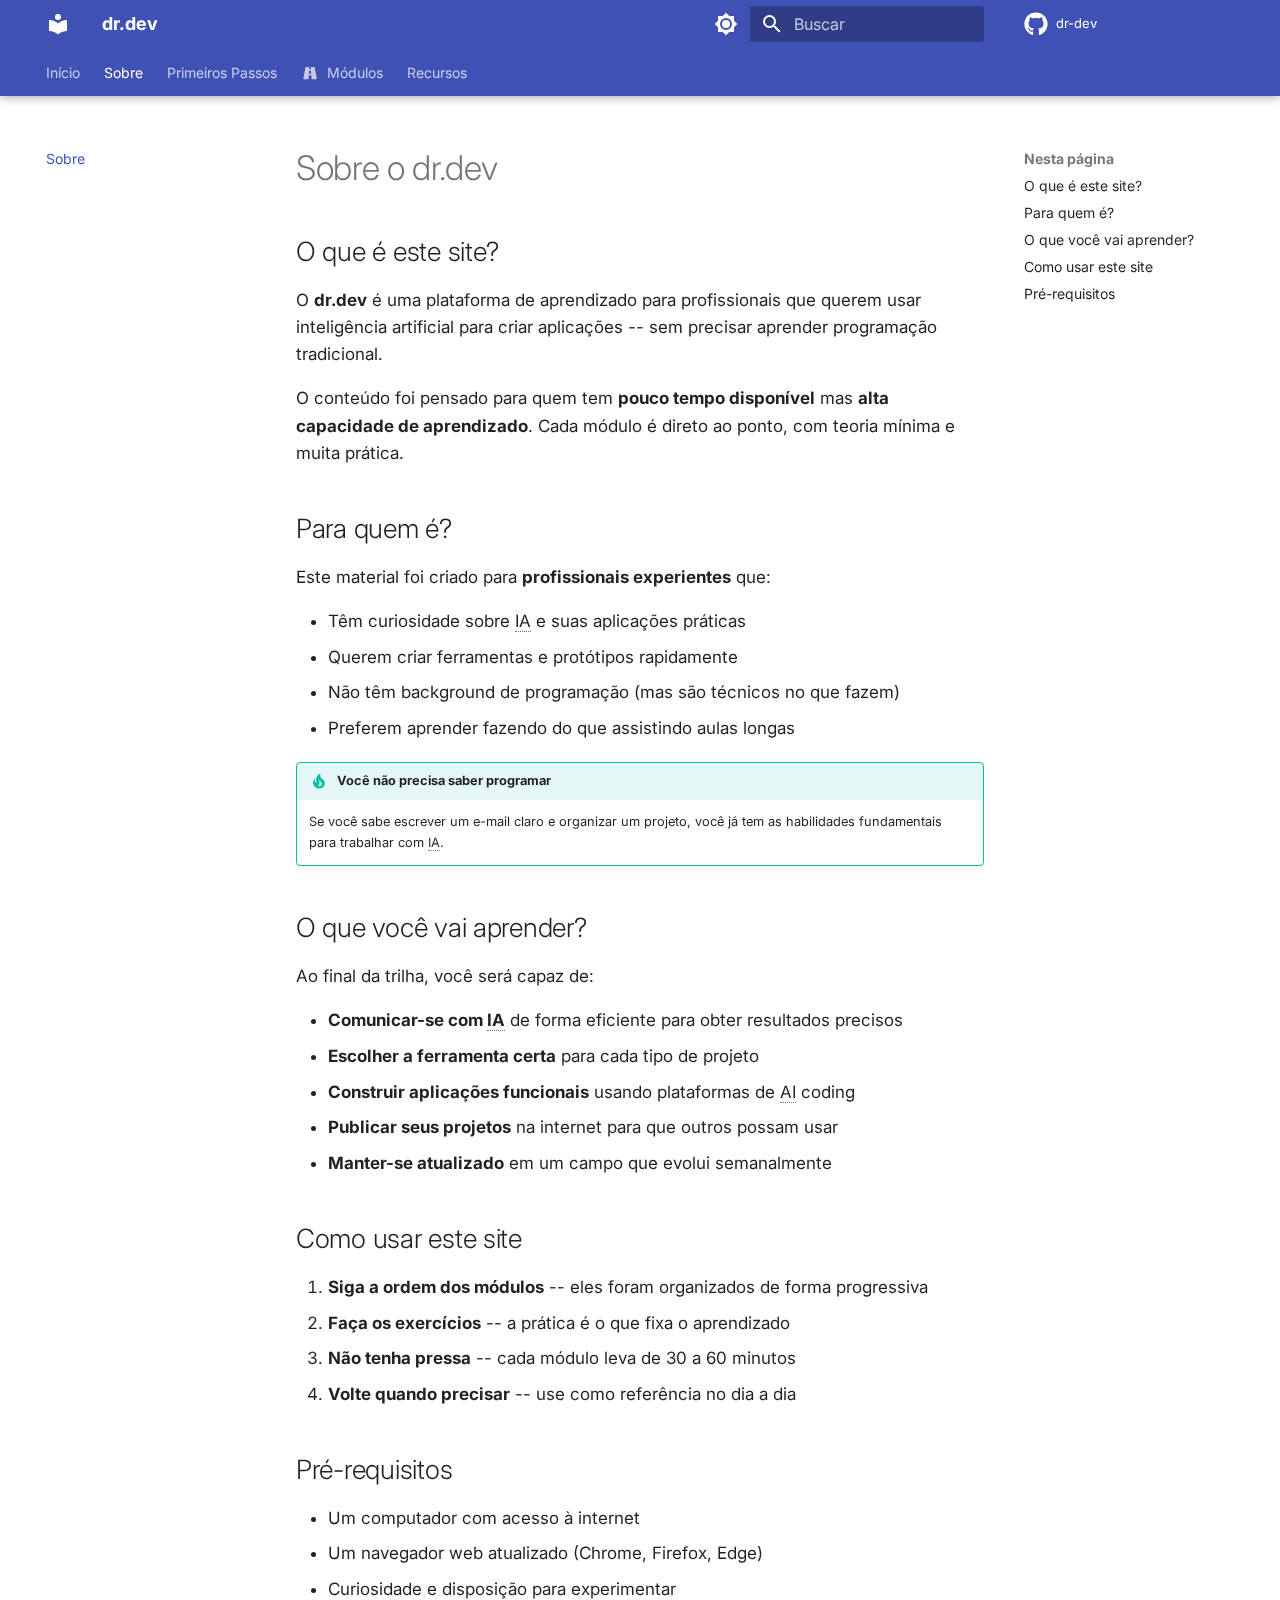
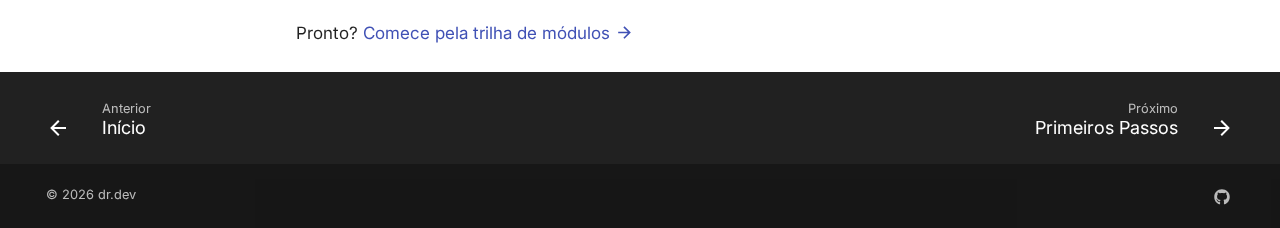
<file: sobre/index.html>
<!doctype html><html lang=pt class=no-js> <head><meta charset=utf-8><meta name=viewport content="width=device-width,initial-scale=1"><meta name=description content="Aprenda a criar aplicações com inteligência artificial, mesmo sem saber programar. Um guia prático e direto ao ponto."><meta name=author content=dr.dev><link href=https://gabrielgsn.github.io/dr-dev/sobre/ rel=canonical><link rel=prev href=..><link href=../primeiros-passos/ rel=next><link rel=icon href=../assets/images/favicon.png><meta name=generator content="mkdocs-1.6.1, mkdocs-material-9.7.3"><title>Sobre - dr.dev</title><link rel=stylesheet href=../assets/stylesheets/main.484c7ddc.min.css><link rel=stylesheet href=../assets/stylesheets/palette.ab4e12ef.min.css><link rel=preconnect href=https://fonts.gstatic.com crossorigin><link rel=stylesheet href="https://fonts.googleapis.com/css?family=Inter:300,300i,400,400i,700,700i%7CJetBrains+Mono:400,400i,700,700i&display=fallback"><style>:root{--md-text-font:"Inter";--md-code-font:"JetBrains Mono"}</style><link rel=stylesheet href=../assets/stylesheets/extra.css><script>__md_scope=new URL("..",location),__md_hash=e=>[...e].reduce(((e,_)=>(e<<5)-e+_.charCodeAt(0)),0),__md_get=(e,_=localStorage,t=__md_scope)=>JSON.parse(_.getItem(t.pathname+"."+e)),__md_set=(e,_,t=localStorage,a=__md_scope)=>{try{t.setItem(a.pathname+"."+e,JSON.stringify(_))}catch(e){}}</script></head> <body dir=ltr data-md-color-scheme=default data-md-color-primary=indigo data-md-color-accent=deep-purple> <input class=md-toggle data-md-toggle=drawer type=checkbox id=__drawer autocomplete=off> <input class=md-toggle data-md-toggle=search type=checkbox id=__search autocomplete=off> <label class=md-overlay for=__drawer></label> <div data-md-component=skip> <a href=#sobre-o-drdev class=md-skip> Pular para conteúdo </a> </div> <div data-md-component=announce> </div> <header class="md-header md-header--shadow md-header--lifted" data-md-component=header> <nav class="md-header__inner md-grid" aria-label=Cabeçalho> <a href=.. title=dr.dev class="md-header__button md-logo" aria-label=dr.dev data-md-component=logo> <svg xmlns=http://www.w3.org/2000/svg viewbox="0 0 24 24"><path d="M12 8a3 3 0 0 0 3-3 3 3 0 0 0-3-3 3 3 0 0 0-3 3 3 3 0 0 0 3 3m0 3.54C9.64 9.35 6.5 8 3 8v11c3.5 0 6.64 1.35 9 3.54 2.36-2.19 5.5-3.54 9-3.54V8c-3.5 0-6.64 1.35-9 3.54"/></svg> </a> <label class="md-header__button md-icon" for=__drawer> <svg xmlns=http://www.w3.org/2000/svg viewbox="0 0 24 24"><path d="M3 6h18v2H3zm0 5h18v2H3zm0 5h18v2H3z"/></svg> </label> <div class=md-header__title data-md-component=header-title> <div class=md-header__ellipsis> <div class=md-header__topic> <span class=md-ellipsis> dr.dev </span> </div> <div class=md-header__topic data-md-component=header-topic> <span class=md-ellipsis> Sobre </span> </div> </div> </div> <form class=md-header__option data-md-component=palette> <input class=md-option data-md-color-media data-md-color-scheme=default data-md-color-primary=indigo data-md-color-accent=deep-purple aria-label="Modo escuro" type=radio name=__palette id=__palette_0> <label class="md-header__button md-icon" title="Modo escuro" for=__palette_1 hidden> <svg xmlns=http://www.w3.org/2000/svg viewbox="0 0 24 24"><path d="M12 8a4 4 0 0 0-4 4 4 4 0 0 0 4 4 4 4 0 0 0 4-4 4 4 0 0 0-4-4m0 10a6 6 0 0 1-6-6 6 6 0 0 1 6-6 6 6 0 0 1 6 6 6 6 0 0 1-6 6m8-9.31V4h-4.69L12 .69 8.69 4H4v4.69L.69 12 4 15.31V20h4.69L12 23.31 15.31 20H20v-4.69L23.31 12z"/></svg> </label> <input class=md-option data-md-color-media data-md-color-scheme=slate data-md-color-primary=indigo data-md-color-accent=deep-purple aria-label="Modo claro" type=radio name=__palette id=__palette_1> <label class="md-header__button md-icon" title="Modo claro" for=__palette_0 hidden> <svg xmlns=http://www.w3.org/2000/svg viewbox="0 0 24 24"><path d="M12 18c-.89 0-1.74-.2-2.5-.55C11.56 16.5 13 14.42 13 12s-1.44-4.5-3.5-5.45C10.26 6.2 11.11 6 12 6a6 6 0 0 1 6 6 6 6 0 0 1-6 6m8-9.31V4h-4.69L12 .69 8.69 4H4v4.69L.69 12 4 15.31V20h4.69L12 23.31 15.31 20H20v-4.69L23.31 12z"/></svg> </label> </form> <script>var palette=__md_get("__palette");if(palette&&palette.color){if("(prefers-color-scheme)"===palette.color.media){var media=matchMedia("(prefers-color-scheme: light)"),input=document.querySelector(media.matches?"[data-md-color-media='(prefers-color-scheme: light)']":"[data-md-color-media='(prefers-color-scheme: dark)']");palette.color.media=input.getAttribute("data-md-color-media"),palette.color.scheme=input.getAttribute("data-md-color-scheme"),palette.color.primary=input.getAttribute("data-md-color-primary"),palette.color.accent=input.getAttribute("data-md-color-accent")}for(var[key,value]of Object.entries(palette.color))document.body.setAttribute("data-md-color-"+key,value)}</script> <label class="md-header__button md-icon" for=__search> <svg xmlns=http://www.w3.org/2000/svg viewbox="0 0 24 24"><path d="M9.5 3A6.5 6.5 0 0 1 16 9.5c0 1.61-.59 3.09-1.56 4.23l.27.27h.79l5 5-1.5 1.5-5-5v-.79l-.27-.27A6.52 6.52 0 0 1 9.5 16 6.5 6.5 0 0 1 3 9.5 6.5 6.5 0 0 1 9.5 3m0 2C7 5 5 7 5 9.5S7 14 9.5 14 14 12 14 9.5 12 5 9.5 5"/></svg> </label> <div class=md-search data-md-component=search role=dialog> <label class=md-search__overlay for=__search></label> <div class=md-search__inner role=search> <form class=md-search__form name=search> <input type=text class=md-search__input name=query aria-label=Buscar placeholder=Buscar autocapitalize=off autocorrect=off autocomplete=off spellcheck=false data-md-component=search-query required> <label class="md-search__icon md-icon" for=__search> <svg xmlns=http://www.w3.org/2000/svg viewbox="0 0 24 24"><path d="M9.5 3A6.5 6.5 0 0 1 16 9.5c0 1.61-.59 3.09-1.56 4.23l.27.27h.79l5 5-1.5 1.5-5-5v-.79l-.27-.27A6.52 6.52 0 0 1 9.5 16 6.5 6.5 0 0 1 3 9.5 6.5 6.5 0 0 1 9.5 3m0 2C7 5 5 7 5 9.5S7 14 9.5 14 14 12 14 9.5 12 5 9.5 5"/></svg> <svg xmlns=http://www.w3.org/2000/svg viewbox="0 0 24 24"><path d="M20 11v2H8l5.5 5.5-1.42 1.42L4.16 12l7.92-7.92L13.5 5.5 8 11z"/></svg> </label> <nav class=md-search__options aria-label=Pesquisar> <button type=reset class="md-search__icon md-icon" title=Limpar aria-label=Limpar tabindex=-1> <svg xmlns=http://www.w3.org/2000/svg viewbox="0 0 24 24"><path d="M19 6.41 17.59 5 12 10.59 6.41 5 5 6.41 10.59 12 5 17.59 6.41 19 12 13.41 17.59 19 19 17.59 13.41 12z"/></svg> </button> </nav> <div class=md-search__suggest data-md-component=search-suggest></div> </form> <div class=md-search__output> <div class=md-search__scrollwrap tabindex=0 data-md-scrollfix> <div class=md-search-result data-md-component=search-result> <div class=md-search-result__meta> Inicializando busca </div> <ol class=md-search-result__list role=presentation></ol> </div> </div> </div> </div> </div> <div class=md-header__source> <a href=https://github.com/gabrielgsn/dr-dev title="Ir para repositório" class=md-source data-md-component=source> <div class="md-source__icon md-icon"> <svg xmlns=http://www.w3.org/2000/svg viewbox="0 0 512 512"><!-- Font Awesome Free 7.1.0 by @fontawesome - https://fontawesome.com License - https://fontawesome.com/license/free (Icons: CC BY 4.0, Fonts: SIL OFL 1.1, Code: MIT License) Copyright 2025 Fonticons, Inc.--><path d="M173.9 397.4c0 2-2.3 3.6-5.2 3.6-3.3.3-5.6-1.3-5.6-3.6 0-2 2.3-3.6 5.2-3.6 3-.3 5.6 1.3 5.6 3.6m-31.1-4.5c-.7 2 1.3 4.3 4.3 4.9 2.6 1 5.6 0 6.2-2s-1.3-4.3-4.3-5.2c-2.6-.7-5.5.3-6.2 2.3m44.2-1.7c-2.9.7-4.9 2.6-4.6 4.9.3 2 2.9 3.3 5.9 2.6 2.9-.7 4.9-2.6 4.6-4.6-.3-1.9-3-3.2-5.9-2.9M252.8 8C114.1 8 8 113.3 8 252c0 110.9 69.8 205.8 169.5 239.2 12.8 2.3 17.3-5.6 17.3-12.1 0-6.2-.3-40.4-.3-61.4 0 0-70 15-84.7-29.8 0 0-11.4-29.1-27.8-36.6 0 0-22.9-15.7 1.6-15.4 0 0 24.9 2 38.6 25.8 21.9 38.6 58.6 27.5 72.9 20.9 2.3-16 8.8-27.1 16-33.7-55.9-6.2-112.3-14.3-112.3-110.5 0-27.5 7.6-41.3 23.6-58.9-2.6-6.5-11.1-33.3 2.6-67.9 20.9-6.5 69 27 69 27 20-5.6 41.5-8.5 62.8-8.5s42.8 2.9 62.8 8.5c0 0 48.1-33.6 69-27 13.7 34.7 5.2 61.4 2.6 67.9 16 17.7 25.8 31.5 25.8 58.9 0 96.5-58.9 104.2-114.8 110.5 9.2 7.9 17 22.9 17 46.4 0 33.7-.3 75.4-.3 83.6 0 6.5 4.6 14.4 17.3 12.1C436.2 457.8 504 362.9 504 252 504 113.3 391.5 8 252.8 8M105.2 352.9c-1.3 1-1 3.3.7 5.2 1.6 1.6 3.9 2.3 5.2 1 1.3-1 1-3.3-.7-5.2-1.6-1.6-3.9-2.3-5.2-1m-10.8-8.1c-.7 1.3.3 2.9 2.3 3.9 1.6 1 3.6.7 4.3-.7.7-1.3-.3-2.9-2.3-3.9-2-.6-3.6-.3-4.3.7m32.4 35.6c-1.6 1.3-1 4.3 1.3 6.2 2.3 2.3 5.2 2.6 6.5 1 1.3-1.3.7-4.3-1.3-6.2-2.2-2.3-5.2-2.6-6.5-1m-11.4-14.7c-1.6 1-1.6 3.6 0 5.9s4.3 3.3 5.6 2.3c1.6-1.3 1.6-3.9 0-6.2-1.4-2.3-4-3.3-5.6-2"/></svg> </div> <div class=md-source__repository> dr-dev </div> </a> </div> </nav> <nav class=md-tabs aria-label=Abas data-md-component=tabs> <div class=md-grid> <ul class=md-tabs__list> <li class=md-tabs__item> <a href=.. class=md-tabs__link> Início </a> </li> <li class="md-tabs__item md-tabs__item--active"> <a href=./ class=md-tabs__link> Sobre </a> </li> <li class=md-tabs__item> <a href=../primeiros-passos/ class=md-tabs__link> Primeiros Passos </a> </li> <li class=md-tabs__item> <a href=../modulos/ class=md-tabs__link> <svg xmlns=http://www.w3.org/2000/svg viewbox="0 0 24 24"><path d="M18.1 4.8c-.1-.5-.5-.8-1-.8H13l.2 3h-2.4l.2-3H6.8c-.5 0-.9.4-1 .8l-2.7 14c-.1.6.4 1.2 1 1.2H10l.3-5h3.4l.3 5h5.8c.6 0 1.1-.6 1-1.2zM10.4 13l.2-4h2.6l.2 4z"/></svg> Módulos </a> </li> <li class=md-tabs__item> <a href=../recursos/glossario/ class=md-tabs__link> Recursos </a> </li> </ul> </div> </nav> </header> <div class=md-container data-md-component=container> <main class=md-main data-md-component=main> <div class="md-main__inner md-grid"> <div class="md-sidebar md-sidebar--primary" data-md-component=sidebar data-md-type=navigation> <div class=md-sidebar__scrollwrap> <div class=md-sidebar__inner> <nav class="md-nav md-nav--primary md-nav--lifted" aria-label=Navegação data-md-level=0> <label class=md-nav__title for=__drawer> <a href=.. title=dr.dev class="md-nav__button md-logo" aria-label=dr.dev data-md-component=logo> <svg xmlns=http://www.w3.org/2000/svg viewbox="0 0 24 24"><path d="M12 8a3 3 0 0 0 3-3 3 3 0 0 0-3-3 3 3 0 0 0-3 3 3 3 0 0 0 3 3m0 3.54C9.64 9.35 6.5 8 3 8v11c3.5 0 6.64 1.35 9 3.54 2.36-2.19 5.5-3.54 9-3.54V8c-3.5 0-6.64 1.35-9 3.54"/></svg> </a> dr.dev </label> <div class=md-nav__source> <a href=https://github.com/gabrielgsn/dr-dev title="Ir para repositório" class=md-source data-md-component=source> <div class="md-source__icon md-icon"> <svg xmlns=http://www.w3.org/2000/svg viewbox="0 0 512 512"><!-- Font Awesome Free 7.1.0 by @fontawesome - https://fontawesome.com License - https://fontawesome.com/license/free (Icons: CC BY 4.0, Fonts: SIL OFL 1.1, Code: MIT License) Copyright 2025 Fonticons, Inc.--><path d="M173.9 397.4c0 2-2.3 3.6-5.2 3.6-3.3.3-5.6-1.3-5.6-3.6 0-2 2.3-3.6 5.2-3.6 3-.3 5.6 1.3 5.6 3.6m-31.1-4.5c-.7 2 1.3 4.3 4.3 4.9 2.6 1 5.6 0 6.2-2s-1.3-4.3-4.3-5.2c-2.6-.7-5.5.3-6.2 2.3m44.2-1.7c-2.9.7-4.9 2.6-4.6 4.9.3 2 2.9 3.3 5.9 2.6 2.9-.7 4.9-2.6 4.6-4.6-.3-1.9-3-3.2-5.9-2.9M252.8 8C114.1 8 8 113.3 8 252c0 110.9 69.8 205.8 169.5 239.2 12.8 2.3 17.3-5.6 17.3-12.1 0-6.2-.3-40.4-.3-61.4 0 0-70 15-84.7-29.8 0 0-11.4-29.1-27.8-36.6 0 0-22.9-15.7 1.6-15.4 0 0 24.9 2 38.6 25.8 21.9 38.6 58.6 27.5 72.9 20.9 2.3-16 8.8-27.1 16-33.7-55.9-6.2-112.3-14.3-112.3-110.5 0-27.5 7.6-41.3 23.6-58.9-2.6-6.5-11.1-33.3 2.6-67.9 20.9-6.5 69 27 69 27 20-5.6 41.5-8.5 62.8-8.5s42.8 2.9 62.8 8.5c0 0 48.1-33.6 69-27 13.7 34.7 5.2 61.4 2.6 67.9 16 17.7 25.8 31.5 25.8 58.9 0 96.5-58.9 104.2-114.8 110.5 9.2 7.9 17 22.9 17 46.4 0 33.7-.3 75.4-.3 83.6 0 6.5 4.6 14.4 17.3 12.1C436.2 457.8 504 362.9 504 252 504 113.3 391.5 8 252.8 8M105.2 352.9c-1.3 1-1 3.3.7 5.2 1.6 1.6 3.9 2.3 5.2 1 1.3-1 1-3.3-.7-5.2-1.6-1.6-3.9-2.3-5.2-1m-10.8-8.1c-.7 1.3.3 2.9 2.3 3.9 1.6 1 3.6.7 4.3-.7.7-1.3-.3-2.9-2.3-3.9-2-.6-3.6-.3-4.3.7m32.4 35.6c-1.6 1.3-1 4.3 1.3 6.2 2.3 2.3 5.2 2.6 6.5 1 1.3-1.3.7-4.3-1.3-6.2-2.2-2.3-5.2-2.6-6.5-1m-11.4-14.7c-1.6 1-1.6 3.6 0 5.9s4.3 3.3 5.6 2.3c1.6-1.3 1.6-3.9 0-6.2-1.4-2.3-4-3.3-5.6-2"/></svg> </div> <div class=md-source__repository> dr-dev </div> </a> </div> <ul class=md-nav__list data-md-scrollfix> <li class=md-nav__item> <a href=.. class=md-nav__link> <span class=md-ellipsis> Início </span> </a> </li> <li class="md-nav__item md-nav__item--active"> <input class="md-nav__toggle md-toggle" type=checkbox id=__toc> <label class="md-nav__link md-nav__link--active" for=__toc> <span class=md-ellipsis> Sobre </span> <span class="md-nav__icon md-icon"></span> </label> <a href=./ class="md-nav__link md-nav__link--active"> <span class=md-ellipsis> Sobre </span> </a> <nav class="md-nav md-nav--secondary" aria-label="Nesta página"> <label class=md-nav__title for=__toc> <span class="md-nav__icon md-icon"></span> Nesta página </label> <ul class=md-nav__list data-md-component=toc data-md-scrollfix> <li class=md-nav__item> <a href=#o-que-e-este-site class=md-nav__link> <span class=md-ellipsis> O que é este site? </span> </a> </li> <li class=md-nav__item> <a href=#para-quem-e class=md-nav__link> <span class=md-ellipsis> Para quem é? </span> </a> </li> <li class=md-nav__item> <a href=#o-que-voce-vai-aprender class=md-nav__link> <span class=md-ellipsis> O que você vai aprender? </span> </a> </li> <li class=md-nav__item> <a href=#como-usar-este-site class=md-nav__link> <span class=md-ellipsis> Como usar este site </span> </a> </li> <li class=md-nav__item> <a href=#pre-requisitos class=md-nav__link> <span class=md-ellipsis> Pré-requisitos </span> </a> </li> </ul> </nav> </li> <li class=md-nav__item> <a href=../primeiros-passos/ class=md-nav__link> <svg xmlns=http://www.w3.org/2000/svg viewbox="0 0 24 24"><path d="m13.13 22.19-1.63-3.83c1.57-.58 3.04-1.36 4.4-2.27zM5.64 12.5l-3.83-1.63 6.1-2.77C7 9.46 6.22 10.93 5.64 12.5M19.22 4c.28 0 .53 0 .74.05.17 1.39-.02 4.25-3.3 7.53-1.7 1.71-3.73 3.02-6.01 3.89l-2.15-2.1c.92-2.31 2.23-4.34 3.92-6.03C15.18 4.58 17.64 4 19.22 4m0-2c-1.98 0-4.98.69-8.22 3.93-2.19 2.19-3.5 4.6-4.35 6.71-.28.75-.09 1.57.46 2.13l2.13 2.12c.38.38.89.61 1.42.61.23 0 .47-.06.7-.15A19.1 19.1 0 0 0 18.07 13c5.66-5.66 3.54-10.61 3.54-10.61S20.7 2 19.22 2m-4.68 7.46c-.78-.78-.78-2.05 0-2.83s2.05-.78 2.83 0c.77.78.78 2.05 0 2.83s-2.05.78-2.83 0m-5.66 7.07-1.41-1.41zM6.24 22l3.64-3.64c-.34-.09-.67-.24-.97-.45L4.83 22zM2 22h1.41l4.77-4.76-1.42-1.41L2 20.59zm0-2.83 4.09-4.08c-.21-.3-.36-.62-.45-.97L2 17.76z"/></svg> <span class=md-ellipsis> Primeiros Passos </span> </a> </li> <li class="md-nav__item md-nav__item--nested"> <input class="md-nav__toggle md-toggle " type=checkbox id=__nav_4> <div class="md-nav__link md-nav__container"> <a href=../modulos/ class="md-nav__link "> <svg xmlns=http://www.w3.org/2000/svg viewbox="0 0 24 24"><path d="M18.1 4.8c-.1-.5-.5-.8-1-.8H13l.2 3h-2.4l.2-3H6.8c-.5 0-.9.4-1 .8l-2.7 14c-.1.6.4 1.2 1 1.2H10l.3-5h3.4l.3 5h5.8c.6 0 1.1-.6 1-1.2zM10.4 13l.2-4h2.6l.2 4z"/></svg> <span class=md-ellipsis> Módulos </span> </a> <label class="md-nav__link " for=__nav_4 id=__nav_4_label tabindex=0> <span class="md-nav__icon md-icon"></span> </label> </div> <nav class=md-nav data-md-level=1 aria-labelledby=__nav_4_label aria-expanded=false> <label class=md-nav__title for=__nav_4> <span class="md-nav__icon md-icon"></span> Módulos </label> <ul class=md-nav__list data-md-scrollfix> <li class=md-nav__item> <a href=../modulos/01-o-que-e-ai-coding/ class=md-nav__link> <svg xmlns=http://www.w3.org/2000/svg viewbox="0 0 24 24"><path d="M12 2a7 7 0 0 1 7 7c0 2.38-1.19 4.47-3 5.74V17a1 1 0 0 1-1 1H9a1 1 0 0 1-1-1v-2.26C6.19 13.47 5 11.38 5 9a7 7 0 0 1 7-7M9 21v-1h6v1a1 1 0 0 1-1 1h-4a1 1 0 0 1-1-1m3-17a5 5 0 0 0-5 5c0 2.05 1.23 3.81 3 4.58V16h4v-2.42c1.77-.77 3-2.53 3-4.58a5 5 0 0 0-5-5"/></svg> <span class=md-ellipsis> O que é AI Coding? </span> </a> </li> <li class=md-nav__item> <a href=../modulos/02-prompt-engineering/ class=md-nav__link> <svg xmlns=http://www.w3.org/2000/svg viewbox="0 0 24 24"><path d="M12 3C6.5 3 2 6.58 2 11a7.22 7.22 0 0 0 2.75 5.5c0 .6-.42 2.17-2.75 4.5 2.37-.11 4.64-1 6.47-2.5 1.14.33 2.34.5 3.53.5 5.5 0 10-3.58 10-8s-4.5-8-10-8m0 14c-4.42 0-8-2.69-8-6s3.58-6 8-6 8 2.69 8 6-3.58 6-8 6m5-5v-2h-2v2zm-4 0v-2h-2v2zm-4 0v-2H7v2z"/></svg> <span class=md-ellipsis> Prompt Engineering </span> </a> </li> <li class=md-nav__item> <a href=../modulos/03-ferramentas/ class=md-nav__link> <svg xmlns=http://www.w3.org/2000/svg viewbox="0 0 24 24"><path d="M20 8h-3V6c0-1.1-.9-2-2-2H9c-1.1 0-2 .9-2 2v2H4c-1.1 0-2 .9-2 2v10h20V10c0-1.1-.9-2-2-2M9 6h6v2H9zm11 12H4v-3h2v1h2v-1h8v1h2v-1h2zm-2-5v-1h-2v1H8v-1H6v1H4v-3h16v3z"/></svg> <span class=md-ellipsis> Ferramentas </span> </a> </li> <li class=md-nav__item> <a href=../modulos/04-primeiro-app/ class=md-nav__link> <svg xmlns=http://www.w3.org/2000/svg viewbox="0 0 24 24"><path d="m13.13 22.19-1.63-3.83c1.57-.58 3.04-1.36 4.4-2.27zM5.64 12.5l-3.83-1.63 6.1-2.77C7 9.46 6.22 10.93 5.64 12.5M19.22 4c.28 0 .53 0 .74.05.17 1.39-.02 4.25-3.3 7.53-1.7 1.71-3.73 3.02-6.01 3.89l-2.15-2.1c.92-2.31 2.23-4.34 3.92-6.03C15.18 4.58 17.64 4 19.22 4m0-2c-1.98 0-4.98.69-8.22 3.93-2.19 2.19-3.5 4.6-4.35 6.71-.28.75-.09 1.57.46 2.13l2.13 2.12c.38.38.89.61 1.42.61.23 0 .47-.06.7-.15A19.1 19.1 0 0 0 18.07 13c5.66-5.66 3.54-10.61 3.54-10.61S20.7 2 19.22 2m-4.68 7.46c-.78-.78-.78-2.05 0-2.83s2.05-.78 2.83 0c.77.78.78 2.05 0 2.83s-2.05.78-2.83 0m-5.66 7.07-1.41-1.41zM6.24 22l3.64-3.64c-.34-.09-.67-.24-.97-.45L4.83 22zM2 22h1.41l4.77-4.76-1.42-1.41L2 20.59zm0-2.83 4.09-4.08c-.21-.3-.36-.62-.45-.97L2 17.76z"/></svg> <span class=md-ellipsis> Seu Primeiro App </span> </a> </li> <li class=md-nav__item> <a href=../modulos/05-agentes/ class=md-nav__link> <svg xmlns=http://www.w3.org/2000/svg viewbox="0 0 24 24"><path d="M17.5 15.5c0 1.11-.89 2-2 2s-2-.89-2-2 .9-2 2-2 2 .9 2 2m-9-2c-1.1 0-2 .9-2 2s.9 2 2 2 2-.89 2-2-.89-2-2-2M23 15v3c0 .55-.45 1-1 1h-1v1c0 1.11-.89 2-2 2H5a2 2 0 0 1-2-2v-1H2c-.55 0-1-.45-1-1v-3c0-.55.45-1 1-1h1c0-3.87 3.13-7 7-7h1V5.73c-.6-.34-1-.99-1-1.73 0-1.1.9-2 2-2s2 .9 2 2c0 .74-.4 1.39-1 1.73V7h1c3.87 0 7 3.13 7 7h1c.55 0 1 .45 1 1m-2 1h-2v-2c0-2.76-2.24-5-5-5h-4c-2.76 0-5 2.24-5 5v2H3v1h2v3h14v-3h2z"/></svg> <span class=md-ellipsis> Agentes de IA </span> </a> </li> <li class=md-nav__item> <a href=../modulos/06-deploy/ class=md-nav__link> <svg xmlns=http://www.w3.org/2000/svg viewbox="0 0 24 24"><path d="M6.5 20q-2.28 0-3.89-1.57Q1 16.85 1 14.58q0-1.95 1.17-3.48 1.18-1.53 3.08-1.95.63-2.3 2.5-3.72Q9.63 4 12 4q2.93 0 4.96 2.04Q19 8.07 19 11q1.73.2 2.86 1.5 1.14 1.28 1.14 3 0 1.88-1.31 3.19T18.5 20H13q-.82 0-1.41-.59Q11 18.83 11 18v-5.15L9.4 14.4 8 13l4-4 4 4-1.4 1.4-1.6-1.55V18h5.5q1.05 0 1.77-.73.73-.72.73-1.77t-.73-1.77Q19.55 13 18.5 13H17v-2q0-2.07-1.46-3.54Q14.08 6 12 6 9.93 6 8.46 7.46 7 8.93 7 11h-.5q-1.45 0-2.47 1.03Q3 13.05 3 14.5T4.03 17q1.02 1 2.47 1H9v2m3-7"/></svg> <span class=md-ellipsis> Publicar e Lançar </span> </a> </li> <li class=md-nav__item> <a href=../modulos/07-atualizado/ class=md-nav__link> <svg xmlns=http://www.w3.org/2000/svg viewbox="0 0 24 24"><path d="M20 5v14H4V5zm0-2H4c-1.11 0-2 .89-2 2v14c0 1.11.89 2 2 2h16c1.11 0 2-.89 2-2V5c0-1.11-.89-2-2-2m-2 12H6v2h12zm-8-8H6v6h4zm2 2h6V7h-6zm6 2h-6v2h6z"/></svg> <span class=md-ellipsis> Mantendo-se Atualizado </span> </a> </li> </ul> </nav> </li> <li class="md-nav__item md-nav__item--nested"> <input class="md-nav__toggle md-toggle " type=checkbox id=__nav_5> <label class=md-nav__link for=__nav_5 id=__nav_5_label tabindex=0> <span class=md-ellipsis> Recursos </span> <span class="md-nav__icon md-icon"></span> </label> <nav class=md-nav data-md-level=1 aria-labelledby=__nav_5_label aria-expanded=false> <label class=md-nav__title for=__nav_5> <span class="md-nav__icon md-icon"></span> Recursos </label> <ul class=md-nav__list data-md-scrollfix> <li class=md-nav__item> <a href=../recursos/glossario/ class=md-nav__link> <svg xmlns=http://www.w3.org/2000/svg viewbox="0 0 24 24"><path d="M5.81 2C4.83 2.09 4 3 4 4v16c0 1.05.95 2 2 2h12c1.05 0 2-.95 2-2V4a2 2 0 0 0-2-2h-6v7L9.5 7.5 7 9V2H5.81M12 13h1a1 1 0 0 1 1 1v4h-1v-2h-1v2h-1v-4a1 1 0 0 1 1-1m0 1v1h1v-1zm3 1h3v1l-2 3h2v1h-3v-1l2-3h-2z"/></svg> <span class=md-ellipsis> Glossário </span> </a> </li> <li class=md-nav__item> <a href=../recursos/links-uteis/ class=md-nav__link> <svg xmlns=http://www.w3.org/2000/svg viewbox="0 0 24 24"><path d="M10.59 13.41c.41.39.41 1.03 0 1.42-.39.39-1.03.39-1.42 0a5.003 5.003 0 0 1 0-7.07l3.54-3.54a5.003 5.003 0 0 1 7.07 0 5.003 5.003 0 0 1 0 7.07l-1.49 1.49c.01-.82-.12-1.64-.4-2.42l.47-.48a2.98 2.98 0 0 0 0-4.24 2.98 2.98 0 0 0-4.24 0l-3.53 3.53a2.98 2.98 0 0 0 0 4.24m2.82-4.24c.39-.39 1.03-.39 1.42 0a5.003 5.003 0 0 1 0 7.07l-3.54 3.54a5.003 5.003 0 0 1-7.07 0 5.003 5.003 0 0 1 0-7.07l1.49-1.49c-.01.82.12 1.64.4 2.43l-.47.47a2.98 2.98 0 0 0 0 4.24 2.98 2.98 0 0 0 4.24 0l3.53-3.53a2.98 2.98 0 0 0 0-4.24.973.973 0 0 1 0-1.42"/></svg> <span class=md-ellipsis> Links Úteis </span> </a> </li> <li class=md-nav__item> <a href=../recursos/faq/ class=md-nav__link> <svg xmlns=http://www.w3.org/2000/svg viewbox="0 0 24 24"><path d="M18 15H6l-4 4V3a1 1 0 0 1 1-1h15a1 1 0 0 1 1 1v11a1 1 0 0 1-1 1m5-6v14l-4-4H8a1 1 0 0 1-1-1v-1h14V8h1a1 1 0 0 1 1 1M8.19 4c-.87 0-1.57.2-2.11.59-.52.41-.78.98-.77 1.77l.01.03h1.93c.01-.3.1-.53.28-.69a1 1 0 0 1 .66-.23c.31 0 .57.1.75.28.18.19.26.45.26.75 0 .32-.07.59-.23.82-.14.23-.35.43-.61.59-.51.34-.86.64-1.05.91C7.11 9.08 7 9.5 7 10h2c0-.31.04-.56.13-.74s.26-.36.51-.52c.45-.24.82-.53 1.11-.93s.44-.81.44-1.31c0-.76-.27-1.37-.81-1.82C9.85 4.23 9.12 4 8.19 4M7 11v2h2v-2zm6 2h2v-2h-2zm0-9v6h2V4z"/></svg> <span class=md-ellipsis> FAQ </span> </a> </li> </ul> </nav> </li> </ul> </nav> </div> </div> </div> <div class="md-sidebar md-sidebar--secondary" data-md-component=sidebar data-md-type=toc> <div class=md-sidebar__scrollwrap> <div class=md-sidebar__inner> <nav class="md-nav md-nav--secondary" aria-label="Nesta página"> <label class=md-nav__title for=__toc> <span class="md-nav__icon md-icon"></span> Nesta página </label> <ul class=md-nav__list data-md-component=toc data-md-scrollfix> <li class=md-nav__item> <a href=#o-que-e-este-site class=md-nav__link> <span class=md-ellipsis> O que é este site? </span> </a> </li> <li class=md-nav__item> <a href=#para-quem-e class=md-nav__link> <span class=md-ellipsis> Para quem é? </span> </a> </li> <li class=md-nav__item> <a href=#o-que-voce-vai-aprender class=md-nav__link> <span class=md-ellipsis> O que você vai aprender? </span> </a> </li> <li class=md-nav__item> <a href=#como-usar-este-site class=md-nav__link> <span class=md-ellipsis> Como usar este site </span> </a> </li> <li class=md-nav__item> <a href=#pre-requisitos class=md-nav__link> <span class=md-ellipsis> Pré-requisitos </span> </a> </li> </ul> </nav> </div> </div> </div> <div class=md-content data-md-component=content> <article class="md-content__inner md-typeset"> <h1 id=sobre-o-drdev>Sobre o dr.dev<a class=headerlink href=#sobre-o-drdev title="Permanent link">&para;</a></h1> <h2 id=o-que-e-este-site>O que é este site?<a class=headerlink href=#o-que-e-este-site title="Permanent link">&para;</a></h2> <p>O <strong>dr.dev</strong> é uma plataforma de aprendizado para profissionais que querem usar inteligência artificial para criar aplicações -- sem precisar aprender programação tradicional.</p> <p>O conteúdo foi pensado para quem tem <strong>pouco tempo disponível</strong> mas <strong>alta capacidade de aprendizado</strong>. Cada módulo é direto ao ponto, com teoria mínima e muita prática.</p> <h2 id=para-quem-e>Para quem é?<a class=headerlink href=#para-quem-e title="Permanent link">&para;</a></h2> <p>Este material foi criado para <strong>profissionais experientes</strong> que:</p> <ul> <li>Têm curiosidade sobre <abbr title="Inteligência Artificial">IA</abbr> e suas aplicações práticas</li> <li>Querem criar ferramentas e protótipos rapidamente</li> <li>Não têm background de programação (mas são técnicos no que fazem)</li> <li>Preferem aprender fazendo do que assistindo aulas longas</li> </ul> <div class="admonition tip"> <p class=admonition-title>Você não precisa saber programar</p> <p>Se você sabe escrever um e-mail claro e organizar um projeto, você já tem as habilidades fundamentais para trabalhar com <abbr title="Inteligência Artificial">IA</abbr>.</p> </div> <h2 id=o-que-voce-vai-aprender>O que você vai aprender?<a class=headerlink href=#o-que-voce-vai-aprender title="Permanent link">&para;</a></h2> <p>Ao final da trilha, você será capaz de:</p> <ul> <li><strong>Comunicar-se com <abbr title="Inteligência Artificial">IA</abbr></strong> de forma eficiente para obter resultados precisos</li> <li><strong>Escolher a ferramenta certa</strong> para cada tipo de projeto</li> <li><strong>Construir aplicações funcionais</strong> usando plataformas de <abbr title="Artificial Intelligence - Inteligência Artificial">AI</abbr> coding</li> <li><strong>Publicar seus projetos</strong> na internet para que outros possam usar</li> <li><strong>Manter-se atualizado</strong> em um campo que evolui semanalmente</li> </ul> <h2 id=como-usar-este-site>Como usar este site<a class=headerlink href=#como-usar-este-site title="Permanent link">&para;</a></h2> <ol> <li><strong>Siga a ordem dos módulos</strong> -- eles foram organizados de forma progressiva</li> <li><strong>Faça os exercícios</strong> -- a prática é o que fixa o aprendizado</li> <li><strong>Não tenha pressa</strong> -- cada módulo leva de 30 a 60 minutos</li> <li><strong>Volte quando precisar</strong> -- use como referência no dia a dia</li> </ol> <h2 id=pre-requisitos>Pré-requisitos<a class=headerlink href=#pre-requisitos title="Permanent link">&para;</a></h2> <ul> <li>Um computador com acesso à internet</li> <li>Um navegador web atualizado (Chrome, Firefox, Edge)</li> <li>Curiosidade e disposição para experimentar</li> </ul> <p>Pronto? <a href=../modulos/ >Comece pela trilha de módulos <span class=twemoji><svg xmlns=http://www.w3.org/2000/svg viewbox="0 0 24 24"><path d="M4 11v2h12l-5.5 5.5 1.42 1.42L19.84 12l-7.92-7.92L10.5 5.5 16 11z"/></svg></span></a></p> </article> </div> <script>var tabs=__md_get("__tabs");if(Array.isArray(tabs))e:for(var set of document.querySelectorAll(".tabbed-set")){var labels=set.querySelector(".tabbed-labels");for(var tab of tabs)for(var label of labels.getElementsByTagName("label"))if(label.innerText.trim()===tab){var input=document.getElementById(label.htmlFor);input.checked=!0;continue e}}</script> <script>var target=document.getElementById(location.hash.slice(1));target&&target.name&&(target.checked=target.name.startsWith("__tabbed_"))</script> </div> <button type=button class="md-top md-icon" data-md-component=top hidden> <svg xmlns=http://www.w3.org/2000/svg viewbox="0 0 24 24"><path d="M13 20h-2V8l-5.5 5.5-1.42-1.42L12 4.16l7.92 7.92-1.42 1.42L13 8z"/></svg> Voltar para o topo </button> </main> <footer class=md-footer> <nav class="md-footer__inner md-grid" aria-label=Rodapé> <a href=.. class="md-footer__link md-footer__link--prev" aria-label="Anterior: Início"> <div class="md-footer__button md-icon"> <svg xmlns=http://www.w3.org/2000/svg viewbox="0 0 24 24"><path d="M20 11v2H8l5.5 5.5-1.42 1.42L4.16 12l7.92-7.92L13.5 5.5 8 11z"/></svg> </div> <div class=md-footer__title> <span class=md-footer__direction> Anterior </span> <div class=md-ellipsis> Início </div> </div> </a> <a href=../primeiros-passos/ class="md-footer__link md-footer__link--next" aria-label="Próximo: Primeiros Passos"> <div class=md-footer__title> <span class=md-footer__direction> Próximo </span> <div class=md-ellipsis> Primeiros Passos </div> </div> <div class="md-footer__button md-icon"> <svg xmlns=http://www.w3.org/2000/svg viewbox="0 0 24 24"><path d="M4 11v2h12l-5.5 5.5 1.42 1.42L19.84 12l-7.92-7.92L10.5 5.5 16 11z"/></svg> </div> </a> </nav> <div class="md-footer-meta md-typeset"> <div class="md-footer-meta__inner md-grid"> <div class=md-copyright> <div class=md-copyright__highlight> &copy; 2026 dr.dev </div> </div> <div class=md-social> <a href=https://github.com/gabrielgsn/dr-dev target=_blank rel=noopener title="Repositório no GitHub" class=md-social__link> <svg xmlns=http://www.w3.org/2000/svg viewbox="0 0 512 512"><!-- Font Awesome Free 7.1.0 by @fontawesome - https://fontawesome.com License - https://fontawesome.com/license/free (Icons: CC BY 4.0, Fonts: SIL OFL 1.1, Code: MIT License) Copyright 2025 Fonticons, Inc.--><path d="M173.9 397.4c0 2-2.3 3.6-5.2 3.6-3.3.3-5.6-1.3-5.6-3.6 0-2 2.3-3.6 5.2-3.6 3-.3 5.6 1.3 5.6 3.6m-31.1-4.5c-.7 2 1.3 4.3 4.3 4.9 2.6 1 5.6 0 6.2-2s-1.3-4.3-4.3-5.2c-2.6-.7-5.5.3-6.2 2.3m44.2-1.7c-2.9.7-4.9 2.6-4.6 4.9.3 2 2.9 3.3 5.9 2.6 2.9-.7 4.9-2.6 4.6-4.6-.3-1.9-3-3.2-5.9-2.9M252.8 8C114.1 8 8 113.3 8 252c0 110.9 69.8 205.8 169.5 239.2 12.8 2.3 17.3-5.6 17.3-12.1 0-6.2-.3-40.4-.3-61.4 0 0-70 15-84.7-29.8 0 0-11.4-29.1-27.8-36.6 0 0-22.9-15.7 1.6-15.4 0 0 24.9 2 38.6 25.8 21.9 38.6 58.6 27.5 72.9 20.9 2.3-16 8.8-27.1 16-33.7-55.9-6.2-112.3-14.3-112.3-110.5 0-27.5 7.6-41.3 23.6-58.9-2.6-6.5-11.1-33.3 2.6-67.9 20.9-6.5 69 27 69 27 20-5.6 41.5-8.5 62.8-8.5s42.8 2.9 62.8 8.5c0 0 48.1-33.6 69-27 13.7 34.7 5.2 61.4 2.6 67.9 16 17.7 25.8 31.5 25.8 58.9 0 96.5-58.9 104.2-114.8 110.5 9.2 7.9 17 22.9 17 46.4 0 33.7-.3 75.4-.3 83.6 0 6.5 4.6 14.4 17.3 12.1C436.2 457.8 504 362.9 504 252 504 113.3 391.5 8 252.8 8M105.2 352.9c-1.3 1-1 3.3.7 5.2 1.6 1.6 3.9 2.3 5.2 1 1.3-1 1-3.3-.7-5.2-1.6-1.6-3.9-2.3-5.2-1m-10.8-8.1c-.7 1.3.3 2.9 2.3 3.9 1.6 1 3.6.7 4.3-.7.7-1.3-.3-2.9-2.3-3.9-2-.6-3.6-.3-4.3.7m32.4 35.6c-1.6 1.3-1 4.3 1.3 6.2 2.3 2.3 5.2 2.6 6.5 1 1.3-1.3.7-4.3-1.3-6.2-2.2-2.3-5.2-2.6-6.5-1m-11.4-14.7c-1.6 1-1.6 3.6 0 5.9s4.3 3.3 5.6 2.3c1.6-1.3 1.6-3.9 0-6.2-1.4-2.3-4-3.3-5.6-2"/></svg> </a> </div> </div> </div> </footer> </div> <div class=md-dialog data-md-component=dialog> <div class="md-dialog__inner md-typeset"></div> </div> <div class=md-progress data-md-component=progress role=progressbar></div> <script id=__config type=application/json>{"annotate": null, "base": "..", "features": ["navigation.instant", "navigation.instant.progress", "navigation.tabs", "navigation.tabs.sticky", "navigation.sections", "navigation.top", "navigation.footer", "navigation.indexes", "navigation.path", "search.suggest", "search.highlight", "content.tabs.link", "content.code.copy", "content.code.annotate", "toc.follow"], "search": "../assets/javascripts/workers/search.2c215733.min.js", "tags": null, "translations": {"clipboard.copied": "Copiado para \u00e1rea de transfer\u00eancia", "clipboard.copy": "Copiar para \u00e1rea de transfer\u00eancia", "search.result.more.one": "mais 1 nesta p\u00e1gina", "search.result.more.other": "# mais nesta p\u00e1gina", "search.result.none": "Nenhum documento encontrado", "search.result.one": "1 documento encontrado", "search.result.other": "# documentos encontrados", "search.result.placeholder": "Digite para iniciar a busca", "search.result.term.missing": "Ausente", "select.version": "Selecione a vers\u00e3o"}, "version": null}</script> <script src=../assets/javascripts/bundle.79ae519e.min.js></script> </body> </html>
</file>
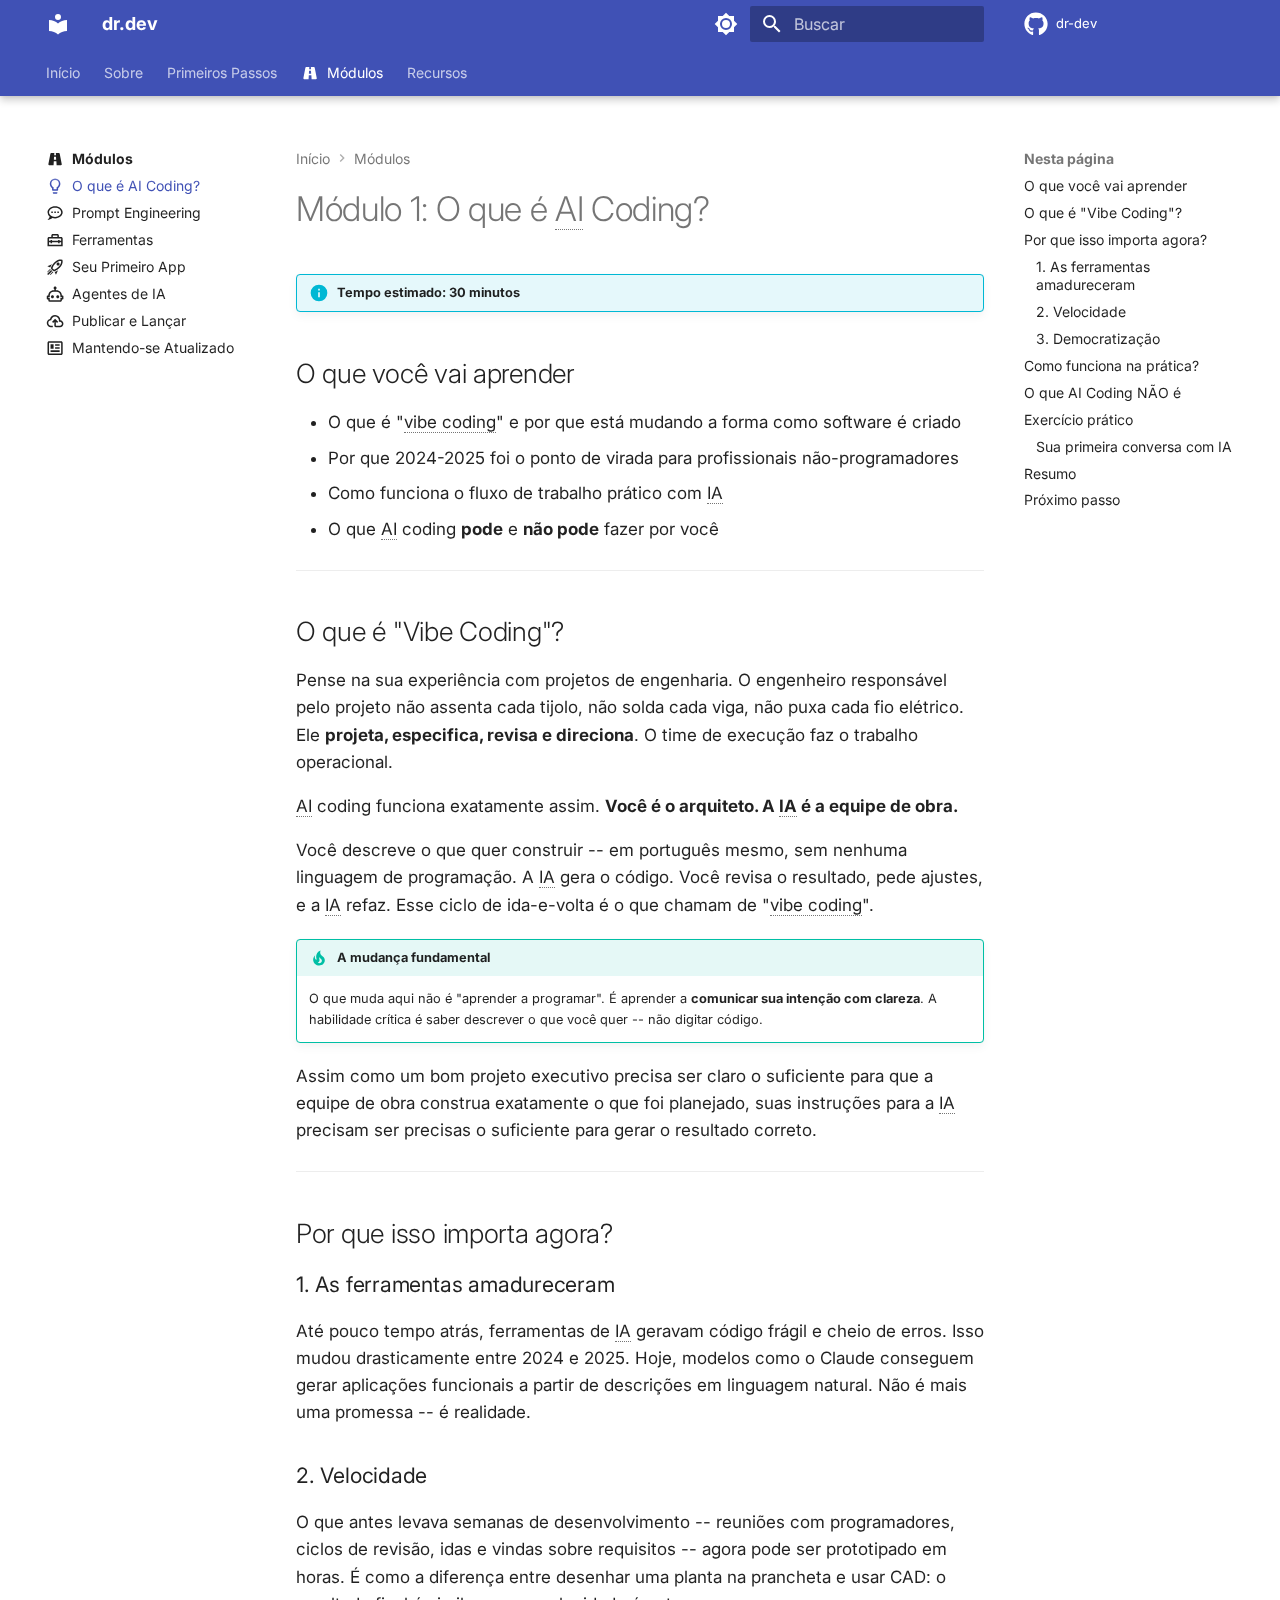
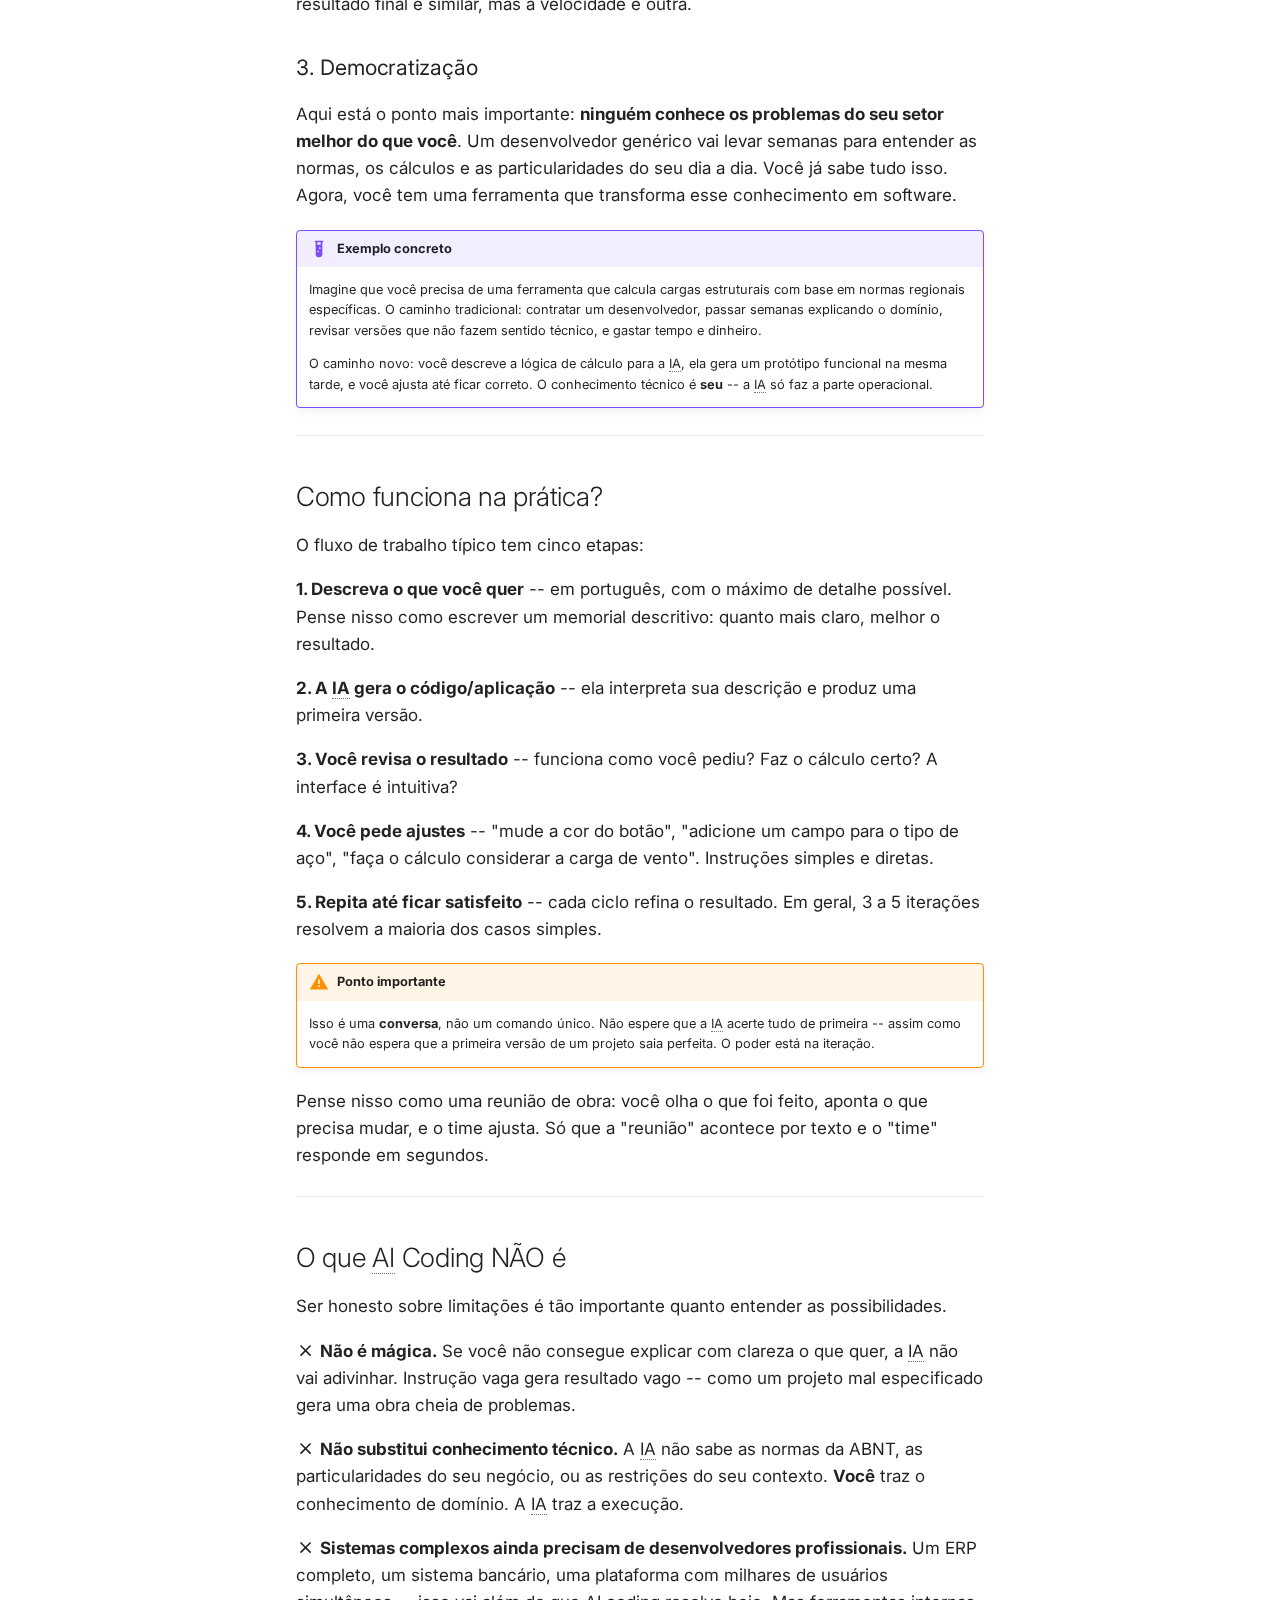
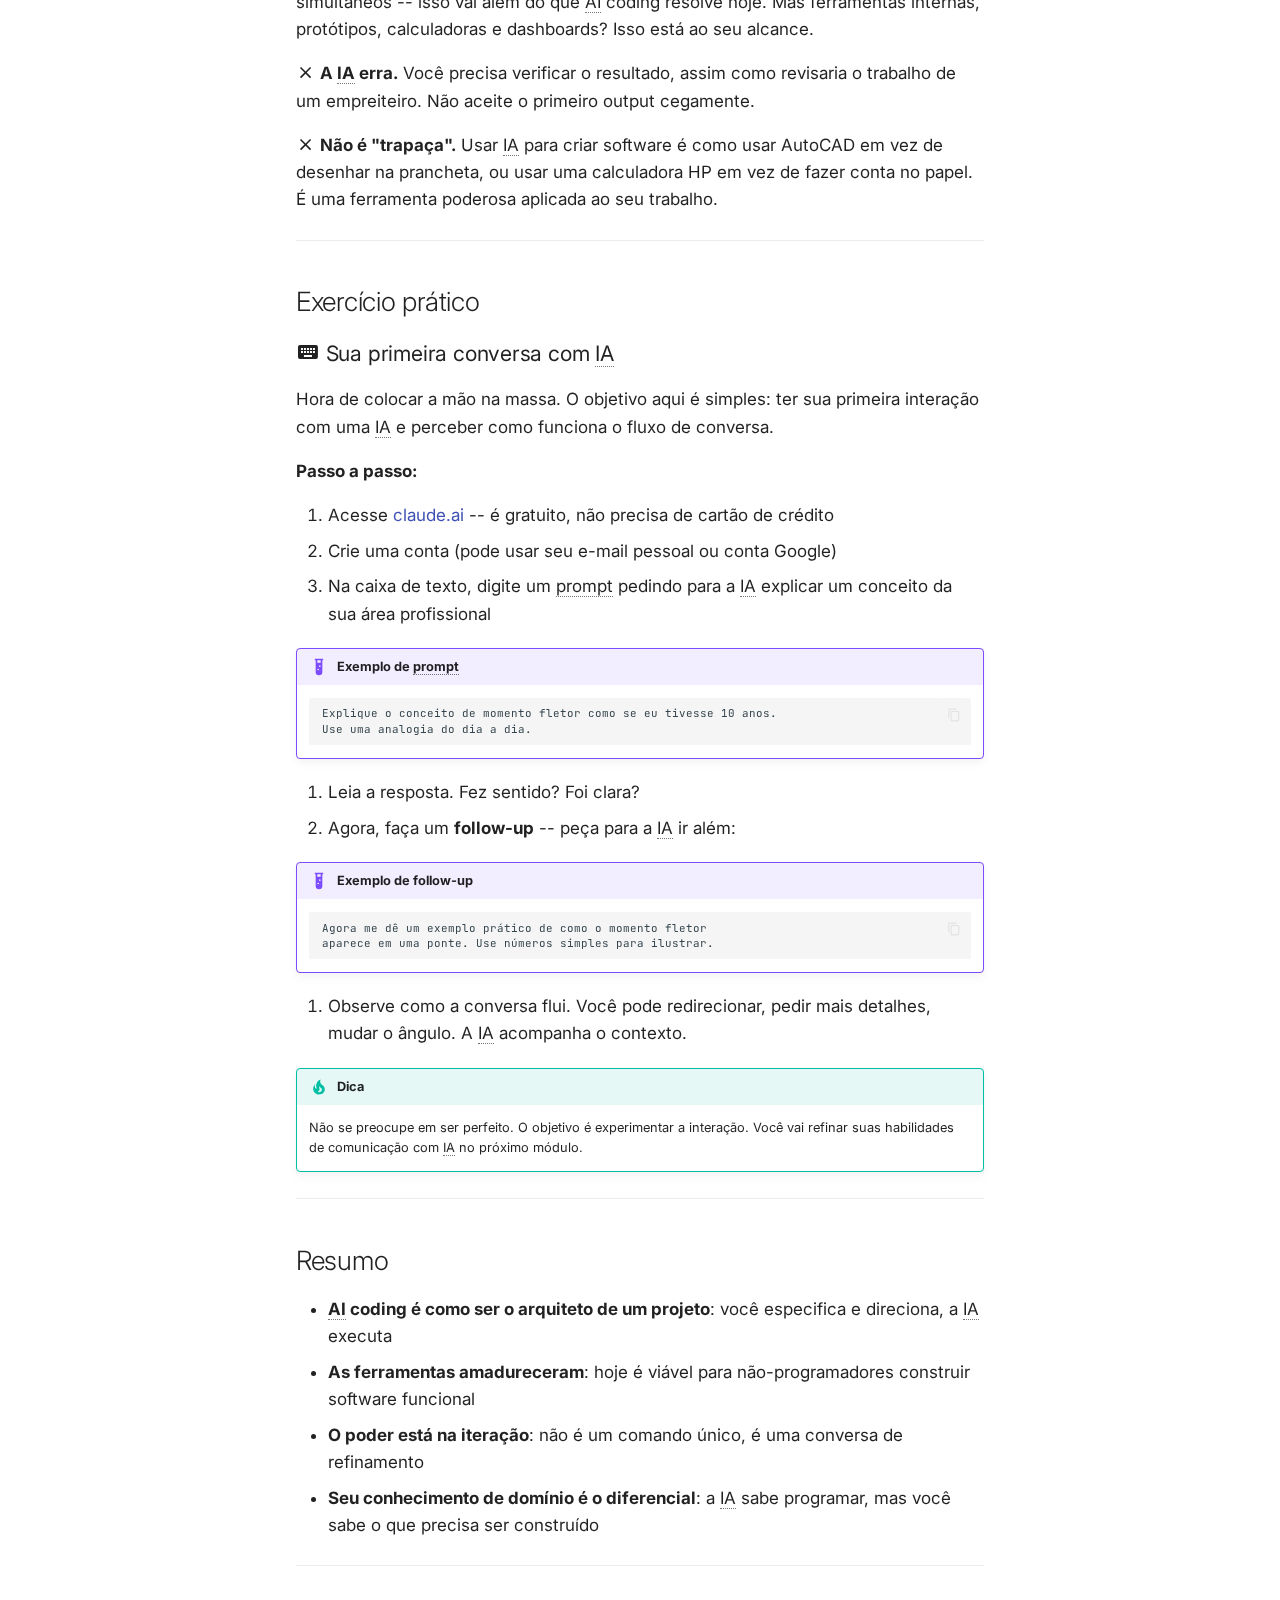
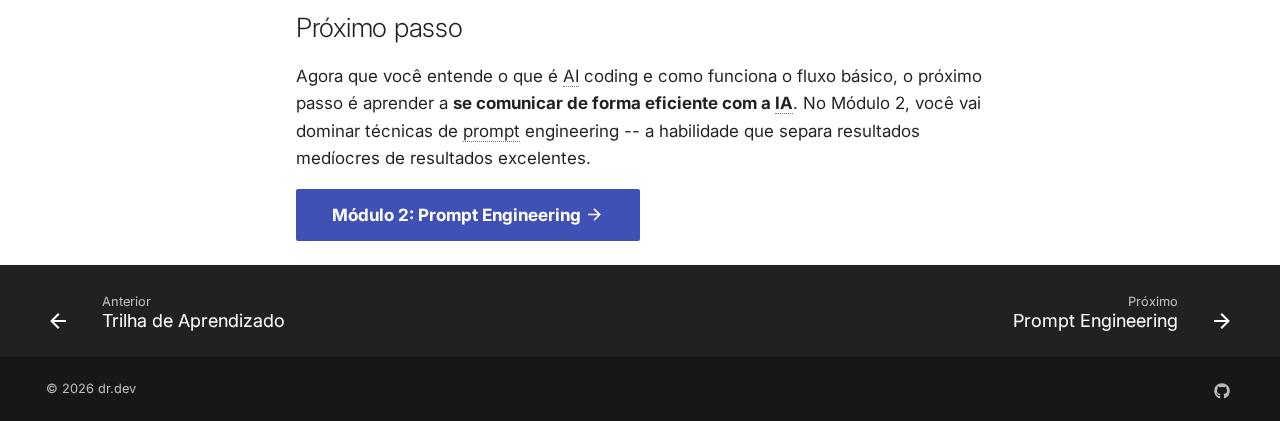
<file: modulos/01-o-que-e-ai-coding/index.html>
<!doctype html><html lang=pt class=no-js> <head><meta charset=utf-8><meta name=viewport content="width=device-width,initial-scale=1"><meta name=description content="Aprenda a criar aplicações com inteligência artificial, mesmo sem saber programar. Um guia prático e direto ao ponto."><meta name=author content=dr.dev><link href=https://gabrielgsn.github.io/dr-dev/modulos/01-o-que-e-ai-coding/ rel=canonical><link href=../ rel=prev><link href=../02-prompt-engineering/ rel=next><link rel=icon href=../../assets/images/favicon.png><meta name=generator content="mkdocs-1.6.1, mkdocs-material-9.7.3"><title>O que é AI Coding? - dr.dev</title><link rel=stylesheet href=../../assets/stylesheets/main.484c7ddc.min.css><link rel=stylesheet href=../../assets/stylesheets/palette.ab4e12ef.min.css><link rel=preconnect href=https://fonts.gstatic.com crossorigin><link rel=stylesheet href="https://fonts.googleapis.com/css?family=Inter:300,300i,400,400i,700,700i%7CJetBrains+Mono:400,400i,700,700i&display=fallback"><style>:root{--md-text-font:"Inter";--md-code-font:"JetBrains Mono"}</style><link rel=stylesheet href=../../assets/stylesheets/extra.css><script>__md_scope=new URL("../..",location),__md_hash=e=>[...e].reduce(((e,_)=>(e<<5)-e+_.charCodeAt(0)),0),__md_get=(e,_=localStorage,t=__md_scope)=>JSON.parse(_.getItem(t.pathname+"."+e)),__md_set=(e,_,t=localStorage,a=__md_scope)=>{try{t.setItem(a.pathname+"."+e,JSON.stringify(_))}catch(e){}}</script></head> <body dir=ltr data-md-color-scheme=default data-md-color-primary=indigo data-md-color-accent=deep-purple> <input class=md-toggle data-md-toggle=drawer type=checkbox id=__drawer autocomplete=off> <input class=md-toggle data-md-toggle=search type=checkbox id=__search autocomplete=off> <label class=md-overlay for=__drawer></label> <div data-md-component=skip> <a href=#modulo-1-o-que-e-ai-coding class=md-skip> Pular para conteúdo </a> </div> <div data-md-component=announce> </div> <header class="md-header md-header--shadow md-header--lifted" data-md-component=header> <nav class="md-header__inner md-grid" aria-label=Cabeçalho> <a href=../.. title=dr.dev class="md-header__button md-logo" aria-label=dr.dev data-md-component=logo> <svg xmlns=http://www.w3.org/2000/svg viewbox="0 0 24 24"><path d="M12 8a3 3 0 0 0 3-3 3 3 0 0 0-3-3 3 3 0 0 0-3 3 3 3 0 0 0 3 3m0 3.54C9.64 9.35 6.5 8 3 8v11c3.5 0 6.64 1.35 9 3.54 2.36-2.19 5.5-3.54 9-3.54V8c-3.5 0-6.64 1.35-9 3.54"/></svg> </a> <label class="md-header__button md-icon" for=__drawer> <svg xmlns=http://www.w3.org/2000/svg viewbox="0 0 24 24"><path d="M3 6h18v2H3zm0 5h18v2H3zm0 5h18v2H3z"/></svg> </label> <div class=md-header__title data-md-component=header-title> <div class=md-header__ellipsis> <div class=md-header__topic> <span class=md-ellipsis> dr.dev </span> </div> <div class=md-header__topic data-md-component=header-topic> <span class=md-ellipsis> O que é AI Coding? </span> </div> </div> </div> <form class=md-header__option data-md-component=palette> <input class=md-option data-md-color-media data-md-color-scheme=default data-md-color-primary=indigo data-md-color-accent=deep-purple aria-label="Modo escuro" type=radio name=__palette id=__palette_0> <label class="md-header__button md-icon" title="Modo escuro" for=__palette_1 hidden> <svg xmlns=http://www.w3.org/2000/svg viewbox="0 0 24 24"><path d="M12 8a4 4 0 0 0-4 4 4 4 0 0 0 4 4 4 4 0 0 0 4-4 4 4 0 0 0-4-4m0 10a6 6 0 0 1-6-6 6 6 0 0 1 6-6 6 6 0 0 1 6 6 6 6 0 0 1-6 6m8-9.31V4h-4.69L12 .69 8.69 4H4v4.69L.69 12 4 15.31V20h4.69L12 23.31 15.31 20H20v-4.69L23.31 12z"/></svg> </label> <input class=md-option data-md-color-media data-md-color-scheme=slate data-md-color-primary=indigo data-md-color-accent=deep-purple aria-label="Modo claro" type=radio name=__palette id=__palette_1> <label class="md-header__button md-icon" title="Modo claro" for=__palette_0 hidden> <svg xmlns=http://www.w3.org/2000/svg viewbox="0 0 24 24"><path d="M12 18c-.89 0-1.74-.2-2.5-.55C11.56 16.5 13 14.42 13 12s-1.44-4.5-3.5-5.45C10.26 6.2 11.11 6 12 6a6 6 0 0 1 6 6 6 6 0 0 1-6 6m8-9.31V4h-4.69L12 .69 8.69 4H4v4.69L.69 12 4 15.31V20h4.69L12 23.31 15.31 20H20v-4.69L23.31 12z"/></svg> </label> </form> <script>var palette=__md_get("__palette");if(palette&&palette.color){if("(prefers-color-scheme)"===palette.color.media){var media=matchMedia("(prefers-color-scheme: light)"),input=document.querySelector(media.matches?"[data-md-color-media='(prefers-color-scheme: light)']":"[data-md-color-media='(prefers-color-scheme: dark)']");palette.color.media=input.getAttribute("data-md-color-media"),palette.color.scheme=input.getAttribute("data-md-color-scheme"),palette.color.primary=input.getAttribute("data-md-color-primary"),palette.color.accent=input.getAttribute("data-md-color-accent")}for(var[key,value]of Object.entries(palette.color))document.body.setAttribute("data-md-color-"+key,value)}</script> <label class="md-header__button md-icon" for=__search> <svg xmlns=http://www.w3.org/2000/svg viewbox="0 0 24 24"><path d="M9.5 3A6.5 6.5 0 0 1 16 9.5c0 1.61-.59 3.09-1.56 4.23l.27.27h.79l5 5-1.5 1.5-5-5v-.79l-.27-.27A6.52 6.52 0 0 1 9.5 16 6.5 6.5 0 0 1 3 9.5 6.5 6.5 0 0 1 9.5 3m0 2C7 5 5 7 5 9.5S7 14 9.5 14 14 12 14 9.5 12 5 9.5 5"/></svg> </label> <div class=md-search data-md-component=search role=dialog> <label class=md-search__overlay for=__search></label> <div class=md-search__inner role=search> <form class=md-search__form name=search> <input type=text class=md-search__input name=query aria-label=Buscar placeholder=Buscar autocapitalize=off autocorrect=off autocomplete=off spellcheck=false data-md-component=search-query required> <label class="md-search__icon md-icon" for=__search> <svg xmlns=http://www.w3.org/2000/svg viewbox="0 0 24 24"><path d="M9.5 3A6.5 6.5 0 0 1 16 9.5c0 1.61-.59 3.09-1.56 4.23l.27.27h.79l5 5-1.5 1.5-5-5v-.79l-.27-.27A6.52 6.52 0 0 1 9.5 16 6.5 6.5 0 0 1 3 9.5 6.5 6.5 0 0 1 9.5 3m0 2C7 5 5 7 5 9.5S7 14 9.5 14 14 12 14 9.5 12 5 9.5 5"/></svg> <svg xmlns=http://www.w3.org/2000/svg viewbox="0 0 24 24"><path d="M20 11v2H8l5.5 5.5-1.42 1.42L4.16 12l7.92-7.92L13.5 5.5 8 11z"/></svg> </label> <nav class=md-search__options aria-label=Pesquisar> <button type=reset class="md-search__icon md-icon" title=Limpar aria-label=Limpar tabindex=-1> <svg xmlns=http://www.w3.org/2000/svg viewbox="0 0 24 24"><path d="M19 6.41 17.59 5 12 10.59 6.41 5 5 6.41 10.59 12 5 17.59 6.41 19 12 13.41 17.59 19 19 17.59 13.41 12z"/></svg> </button> </nav> <div class=md-search__suggest data-md-component=search-suggest></div> </form> <div class=md-search__output> <div class=md-search__scrollwrap tabindex=0 data-md-scrollfix> <div class=md-search-result data-md-component=search-result> <div class=md-search-result__meta> Inicializando busca </div> <ol class=md-search-result__list role=presentation></ol> </div> </div> </div> </div> </div> <div class=md-header__source> <a href=https://github.com/gabrielgsn/dr-dev title="Ir para repositório" class=md-source data-md-component=source> <div class="md-source__icon md-icon"> <svg xmlns=http://www.w3.org/2000/svg viewbox="0 0 512 512"><!-- Font Awesome Free 7.1.0 by @fontawesome - https://fontawesome.com License - https://fontawesome.com/license/free (Icons: CC BY 4.0, Fonts: SIL OFL 1.1, Code: MIT License) Copyright 2025 Fonticons, Inc.--><path d="M173.9 397.4c0 2-2.3 3.6-5.2 3.6-3.3.3-5.6-1.3-5.6-3.6 0-2 2.3-3.6 5.2-3.6 3-.3 5.6 1.3 5.6 3.6m-31.1-4.5c-.7 2 1.3 4.3 4.3 4.9 2.6 1 5.6 0 6.2-2s-1.3-4.3-4.3-5.2c-2.6-.7-5.5.3-6.2 2.3m44.2-1.7c-2.9.7-4.9 2.6-4.6 4.9.3 2 2.9 3.3 5.9 2.6 2.9-.7 4.9-2.6 4.6-4.6-.3-1.9-3-3.2-5.9-2.9M252.8 8C114.1 8 8 113.3 8 252c0 110.9 69.8 205.8 169.5 239.2 12.8 2.3 17.3-5.6 17.3-12.1 0-6.2-.3-40.4-.3-61.4 0 0-70 15-84.7-29.8 0 0-11.4-29.1-27.8-36.6 0 0-22.9-15.7 1.6-15.4 0 0 24.9 2 38.6 25.8 21.9 38.6 58.6 27.5 72.9 20.9 2.3-16 8.8-27.1 16-33.7-55.9-6.2-112.3-14.3-112.3-110.5 0-27.5 7.6-41.3 23.6-58.9-2.6-6.5-11.1-33.3 2.6-67.9 20.9-6.5 69 27 69 27 20-5.6 41.5-8.5 62.8-8.5s42.8 2.9 62.8 8.5c0 0 48.1-33.6 69-27 13.7 34.7 5.2 61.4 2.6 67.9 16 17.7 25.8 31.5 25.8 58.9 0 96.5-58.9 104.2-114.8 110.5 9.2 7.9 17 22.9 17 46.4 0 33.7-.3 75.4-.3 83.6 0 6.5 4.6 14.4 17.3 12.1C436.2 457.8 504 362.9 504 252 504 113.3 391.5 8 252.8 8M105.2 352.9c-1.3 1-1 3.3.7 5.2 1.6 1.6 3.9 2.3 5.2 1 1.3-1 1-3.3-.7-5.2-1.6-1.6-3.9-2.3-5.2-1m-10.8-8.1c-.7 1.3.3 2.9 2.3 3.9 1.6 1 3.6.7 4.3-.7.7-1.3-.3-2.9-2.3-3.9-2-.6-3.6-.3-4.3.7m32.4 35.6c-1.6 1.3-1 4.3 1.3 6.2 2.3 2.3 5.2 2.6 6.5 1 1.3-1.3.7-4.3-1.3-6.2-2.2-2.3-5.2-2.6-6.5-1m-11.4-14.7c-1.6 1-1.6 3.6 0 5.9s4.3 3.3 5.6 2.3c1.6-1.3 1.6-3.9 0-6.2-1.4-2.3-4-3.3-5.6-2"/></svg> </div> <div class=md-source__repository> dr-dev </div> </a> </div> </nav> <nav class=md-tabs aria-label=Abas data-md-component=tabs> <div class=md-grid> <ul class=md-tabs__list> <li class=md-tabs__item> <a href=../.. class=md-tabs__link> Início </a> </li> <li class=md-tabs__item> <a href=../../sobre/ class=md-tabs__link> Sobre </a> </li> <li class=md-tabs__item> <a href=../../primeiros-passos/ class=md-tabs__link> Primeiros Passos </a> </li> <li class="md-tabs__item md-tabs__item--active"> <a href=../ class=md-tabs__link> <svg xmlns=http://www.w3.org/2000/svg viewbox="0 0 24 24"><path d="M18.1 4.8c-.1-.5-.5-.8-1-.8H13l.2 3h-2.4l.2-3H6.8c-.5 0-.9.4-1 .8l-2.7 14c-.1.6.4 1.2 1 1.2H10l.3-5h3.4l.3 5h5.8c.6 0 1.1-.6 1-1.2zM10.4 13l.2-4h2.6l.2 4z"/></svg> Módulos </a> </li> <li class=md-tabs__item> <a href=../../recursos/glossario/ class=md-tabs__link> Recursos </a> </li> </ul> </div> </nav> </header> <div class=md-container data-md-component=container> <main class=md-main data-md-component=main> <div class="md-main__inner md-grid"> <div class="md-sidebar md-sidebar--primary" data-md-component=sidebar data-md-type=navigation> <div class=md-sidebar__scrollwrap> <div class=md-sidebar__inner> <nav class="md-nav md-nav--primary md-nav--lifted" aria-label=Navegação data-md-level=0> <label class=md-nav__title for=__drawer> <a href=../.. title=dr.dev class="md-nav__button md-logo" aria-label=dr.dev data-md-component=logo> <svg xmlns=http://www.w3.org/2000/svg viewbox="0 0 24 24"><path d="M12 8a3 3 0 0 0 3-3 3 3 0 0 0-3-3 3 3 0 0 0-3 3 3 3 0 0 0 3 3m0 3.54C9.64 9.35 6.5 8 3 8v11c3.5 0 6.64 1.35 9 3.54 2.36-2.19 5.5-3.54 9-3.54V8c-3.5 0-6.64 1.35-9 3.54"/></svg> </a> dr.dev </label> <div class=md-nav__source> <a href=https://github.com/gabrielgsn/dr-dev title="Ir para repositório" class=md-source data-md-component=source> <div class="md-source__icon md-icon"> <svg xmlns=http://www.w3.org/2000/svg viewbox="0 0 512 512"><!-- Font Awesome Free 7.1.0 by @fontawesome - https://fontawesome.com License - https://fontawesome.com/license/free (Icons: CC BY 4.0, Fonts: SIL OFL 1.1, Code: MIT License) Copyright 2025 Fonticons, Inc.--><path d="M173.9 397.4c0 2-2.3 3.6-5.2 3.6-3.3.3-5.6-1.3-5.6-3.6 0-2 2.3-3.6 5.2-3.6 3-.3 5.6 1.3 5.6 3.6m-31.1-4.5c-.7 2 1.3 4.3 4.3 4.9 2.6 1 5.6 0 6.2-2s-1.3-4.3-4.3-5.2c-2.6-.7-5.5.3-6.2 2.3m44.2-1.7c-2.9.7-4.9 2.6-4.6 4.9.3 2 2.9 3.3 5.9 2.6 2.9-.7 4.9-2.6 4.6-4.6-.3-1.9-3-3.2-5.9-2.9M252.8 8C114.1 8 8 113.3 8 252c0 110.9 69.8 205.8 169.5 239.2 12.8 2.3 17.3-5.6 17.3-12.1 0-6.2-.3-40.4-.3-61.4 0 0-70 15-84.7-29.8 0 0-11.4-29.1-27.8-36.6 0 0-22.9-15.7 1.6-15.4 0 0 24.9 2 38.6 25.8 21.9 38.6 58.6 27.5 72.9 20.9 2.3-16 8.8-27.1 16-33.7-55.9-6.2-112.3-14.3-112.3-110.5 0-27.5 7.6-41.3 23.6-58.9-2.6-6.5-11.1-33.3 2.6-67.9 20.9-6.5 69 27 69 27 20-5.6 41.5-8.5 62.8-8.5s42.8 2.9 62.8 8.5c0 0 48.1-33.6 69-27 13.7 34.7 5.2 61.4 2.6 67.9 16 17.7 25.8 31.5 25.8 58.9 0 96.5-58.9 104.2-114.8 110.5 9.2 7.9 17 22.9 17 46.4 0 33.7-.3 75.4-.3 83.6 0 6.5 4.6 14.4 17.3 12.1C436.2 457.8 504 362.9 504 252 504 113.3 391.5 8 252.8 8M105.2 352.9c-1.3 1-1 3.3.7 5.2 1.6 1.6 3.9 2.3 5.2 1 1.3-1 1-3.3-.7-5.2-1.6-1.6-3.9-2.3-5.2-1m-10.8-8.1c-.7 1.3.3 2.9 2.3 3.9 1.6 1 3.6.7 4.3-.7.7-1.3-.3-2.9-2.3-3.9-2-.6-3.6-.3-4.3.7m32.4 35.6c-1.6 1.3-1 4.3 1.3 6.2 2.3 2.3 5.2 2.6 6.5 1 1.3-1.3.7-4.3-1.3-6.2-2.2-2.3-5.2-2.6-6.5-1m-11.4-14.7c-1.6 1-1.6 3.6 0 5.9s4.3 3.3 5.6 2.3c1.6-1.3 1.6-3.9 0-6.2-1.4-2.3-4-3.3-5.6-2"/></svg> </div> <div class=md-source__repository> dr-dev </div> </a> </div> <ul class=md-nav__list data-md-scrollfix> <li class=md-nav__item> <a href=../.. class=md-nav__link> <span class=md-ellipsis> Início </span> </a> </li> <li class=md-nav__item> <a href=../../sobre/ class=md-nav__link> <span class=md-ellipsis> Sobre </span> </a> </li> <li class=md-nav__item> <a href=../../primeiros-passos/ class=md-nav__link> <svg xmlns=http://www.w3.org/2000/svg viewbox="0 0 24 24"><path d="m13.13 22.19-1.63-3.83c1.57-.58 3.04-1.36 4.4-2.27zM5.64 12.5l-3.83-1.63 6.1-2.77C7 9.46 6.22 10.93 5.64 12.5M19.22 4c.28 0 .53 0 .74.05.17 1.39-.02 4.25-3.3 7.53-1.7 1.71-3.73 3.02-6.01 3.89l-2.15-2.1c.92-2.31 2.23-4.34 3.92-6.03C15.18 4.58 17.64 4 19.22 4m0-2c-1.98 0-4.98.69-8.22 3.93-2.19 2.19-3.5 4.6-4.35 6.71-.28.75-.09 1.57.46 2.13l2.13 2.12c.38.38.89.61 1.42.61.23 0 .47-.06.7-.15A19.1 19.1 0 0 0 18.07 13c5.66-5.66 3.54-10.61 3.54-10.61S20.7 2 19.22 2m-4.68 7.46c-.78-.78-.78-2.05 0-2.83s2.05-.78 2.83 0c.77.78.78 2.05 0 2.83s-2.05.78-2.83 0m-5.66 7.07-1.41-1.41zM6.24 22l3.64-3.64c-.34-.09-.67-.24-.97-.45L4.83 22zM2 22h1.41l4.77-4.76-1.42-1.41L2 20.59zm0-2.83 4.09-4.08c-.21-.3-.36-.62-.45-.97L2 17.76z"/></svg> <span class=md-ellipsis> Primeiros Passos </span> </a> </li> <li class="md-nav__item md-nav__item--active md-nav__item--section md-nav__item--nested"> <input class="md-nav__toggle md-toggle " type=checkbox id=__nav_4 checked> <div class="md-nav__link md-nav__container"> <a href=../ class="md-nav__link "> <svg xmlns=http://www.w3.org/2000/svg viewbox="0 0 24 24"><path d="M18.1 4.8c-.1-.5-.5-.8-1-.8H13l.2 3h-2.4l.2-3H6.8c-.5 0-.9.4-1 .8l-2.7 14c-.1.6.4 1.2 1 1.2H10l.3-5h3.4l.3 5h5.8c.6 0 1.1-.6 1-1.2zM10.4 13l.2-4h2.6l.2 4z"/></svg> <span class=md-ellipsis> Módulos </span> </a> <label class="md-nav__link " for=__nav_4 id=__nav_4_label tabindex> <span class="md-nav__icon md-icon"></span> </label> </div> <nav class=md-nav data-md-level=1 aria-labelledby=__nav_4_label aria-expanded=true> <label class=md-nav__title for=__nav_4> <span class="md-nav__icon md-icon"></span> Módulos </label> <ul class=md-nav__list data-md-scrollfix> <li class="md-nav__item md-nav__item--active"> <input class="md-nav__toggle md-toggle" type=checkbox id=__toc> <label class="md-nav__link md-nav__link--active" for=__toc> <svg xmlns=http://www.w3.org/2000/svg viewbox="0 0 24 24"><path d="M12 2a7 7 0 0 1 7 7c0 2.38-1.19 4.47-3 5.74V17a1 1 0 0 1-1 1H9a1 1 0 0 1-1-1v-2.26C6.19 13.47 5 11.38 5 9a7 7 0 0 1 7-7M9 21v-1h6v1a1 1 0 0 1-1 1h-4a1 1 0 0 1-1-1m3-17a5 5 0 0 0-5 5c0 2.05 1.23 3.81 3 4.58V16h4v-2.42c1.77-.77 3-2.53 3-4.58a5 5 0 0 0-5-5"/></svg> <span class=md-ellipsis> O que é AI Coding? </span> <span class="md-nav__icon md-icon"></span> </label> <a href=./ class="md-nav__link md-nav__link--active"> <svg xmlns=http://www.w3.org/2000/svg viewbox="0 0 24 24"><path d="M12 2a7 7 0 0 1 7 7c0 2.38-1.19 4.47-3 5.74V17a1 1 0 0 1-1 1H9a1 1 0 0 1-1-1v-2.26C6.19 13.47 5 11.38 5 9a7 7 0 0 1 7-7M9 21v-1h6v1a1 1 0 0 1-1 1h-4a1 1 0 0 1-1-1m3-17a5 5 0 0 0-5 5c0 2.05 1.23 3.81 3 4.58V16h4v-2.42c1.77-.77 3-2.53 3-4.58a5 5 0 0 0-5-5"/></svg> <span class=md-ellipsis> O que é AI Coding? </span> </a> <nav class="md-nav md-nav--secondary" aria-label="Nesta página"> <label class=md-nav__title for=__toc> <span class="md-nav__icon md-icon"></span> Nesta página </label> <ul class=md-nav__list data-md-component=toc data-md-scrollfix> <li class=md-nav__item> <a href=#o-que-voce-vai-aprender class=md-nav__link> <span class=md-ellipsis> O que você vai aprender </span> </a> </li> <li class=md-nav__item> <a href=#o-que-e-vibe-coding class=md-nav__link> <span class=md-ellipsis> O que é "Vibe Coding"? </span> </a> </li> <li class=md-nav__item> <a href=#por-que-isso-importa-agora class=md-nav__link> <span class=md-ellipsis> Por que isso importa agora? </span> </a> <nav class=md-nav aria-label="Por que isso importa agora?"> <ul class=md-nav__list> <li class=md-nav__item> <a href=#1-as-ferramentas-amadureceram class=md-nav__link> <span class=md-ellipsis> 1. As ferramentas amadureceram </span> </a> </li> <li class=md-nav__item> <a href=#2-velocidade class=md-nav__link> <span class=md-ellipsis> 2. Velocidade </span> </a> </li> <li class=md-nav__item> <a href=#3-democratizacao class=md-nav__link> <span class=md-ellipsis> 3. Democratização </span> </a> </li> </ul> </nav> </li> <li class=md-nav__item> <a href=#como-funciona-na-pratica class=md-nav__link> <span class=md-ellipsis> Como funciona na prática? </span> </a> </li> <li class=md-nav__item> <a href=#o-que-ai-coding-nao-e class=md-nav__link> <span class=md-ellipsis> O que AI Coding NÃO é </span> </a> </li> <li class=md-nav__item> <a href=#exercicio-pratico class=md-nav__link> <span class=md-ellipsis> Exercício prático </span> </a> <nav class=md-nav aria-label="Exercício prático"> <ul class=md-nav__list> <li class=md-nav__item> <a href=#sua-primeira-conversa-com-ia class=md-nav__link> <span class=md-ellipsis> Sua primeira conversa com IA </span> </a> </li> </ul> </nav> </li> <li class=md-nav__item> <a href=#resumo class=md-nav__link> <span class=md-ellipsis> Resumo </span> </a> </li> <li class=md-nav__item> <a href=#proximo-passo class=md-nav__link> <span class=md-ellipsis> Próximo passo </span> </a> </li> </ul> </nav> </li> <li class=md-nav__item> <a href=../02-prompt-engineering/ class=md-nav__link> <svg xmlns=http://www.w3.org/2000/svg viewbox="0 0 24 24"><path d="M12 3C6.5 3 2 6.58 2 11a7.22 7.22 0 0 0 2.75 5.5c0 .6-.42 2.17-2.75 4.5 2.37-.11 4.64-1 6.47-2.5 1.14.33 2.34.5 3.53.5 5.5 0 10-3.58 10-8s-4.5-8-10-8m0 14c-4.42 0-8-2.69-8-6s3.58-6 8-6 8 2.69 8 6-3.58 6-8 6m5-5v-2h-2v2zm-4 0v-2h-2v2zm-4 0v-2H7v2z"/></svg> <span class=md-ellipsis> Prompt Engineering </span> </a> </li> <li class=md-nav__item> <a href=../03-ferramentas/ class=md-nav__link> <svg xmlns=http://www.w3.org/2000/svg viewbox="0 0 24 24"><path d="M20 8h-3V6c0-1.1-.9-2-2-2H9c-1.1 0-2 .9-2 2v2H4c-1.1 0-2 .9-2 2v10h20V10c0-1.1-.9-2-2-2M9 6h6v2H9zm11 12H4v-3h2v1h2v-1h8v1h2v-1h2zm-2-5v-1h-2v1H8v-1H6v1H4v-3h16v3z"/></svg> <span class=md-ellipsis> Ferramentas </span> </a> </li> <li class=md-nav__item> <a href=../04-primeiro-app/ class=md-nav__link> <svg xmlns=http://www.w3.org/2000/svg viewbox="0 0 24 24"><path d="m13.13 22.19-1.63-3.83c1.57-.58 3.04-1.36 4.4-2.27zM5.64 12.5l-3.83-1.63 6.1-2.77C7 9.46 6.22 10.93 5.64 12.5M19.22 4c.28 0 .53 0 .74.05.17 1.39-.02 4.25-3.3 7.53-1.7 1.71-3.73 3.02-6.01 3.89l-2.15-2.1c.92-2.31 2.23-4.34 3.92-6.03C15.18 4.58 17.64 4 19.22 4m0-2c-1.98 0-4.98.69-8.22 3.93-2.19 2.19-3.5 4.6-4.35 6.71-.28.75-.09 1.57.46 2.13l2.13 2.12c.38.38.89.61 1.42.61.23 0 .47-.06.7-.15A19.1 19.1 0 0 0 18.07 13c5.66-5.66 3.54-10.61 3.54-10.61S20.7 2 19.22 2m-4.68 7.46c-.78-.78-.78-2.05 0-2.83s2.05-.78 2.83 0c.77.78.78 2.05 0 2.83s-2.05.78-2.83 0m-5.66 7.07-1.41-1.41zM6.24 22l3.64-3.64c-.34-.09-.67-.24-.97-.45L4.83 22zM2 22h1.41l4.77-4.76-1.42-1.41L2 20.59zm0-2.83 4.09-4.08c-.21-.3-.36-.62-.45-.97L2 17.76z"/></svg> <span class=md-ellipsis> Seu Primeiro App </span> </a> </li> <li class=md-nav__item> <a href=../05-agentes/ class=md-nav__link> <svg xmlns=http://www.w3.org/2000/svg viewbox="0 0 24 24"><path d="M17.5 15.5c0 1.11-.89 2-2 2s-2-.89-2-2 .9-2 2-2 2 .9 2 2m-9-2c-1.1 0-2 .9-2 2s.9 2 2 2 2-.89 2-2-.89-2-2-2M23 15v3c0 .55-.45 1-1 1h-1v1c0 1.11-.89 2-2 2H5a2 2 0 0 1-2-2v-1H2c-.55 0-1-.45-1-1v-3c0-.55.45-1 1-1h1c0-3.87 3.13-7 7-7h1V5.73c-.6-.34-1-.99-1-1.73 0-1.1.9-2 2-2s2 .9 2 2c0 .74-.4 1.39-1 1.73V7h1c3.87 0 7 3.13 7 7h1c.55 0 1 .45 1 1m-2 1h-2v-2c0-2.76-2.24-5-5-5h-4c-2.76 0-5 2.24-5 5v2H3v1h2v3h14v-3h2z"/></svg> <span class=md-ellipsis> Agentes de IA </span> </a> </li> <li class=md-nav__item> <a href=../06-deploy/ class=md-nav__link> <svg xmlns=http://www.w3.org/2000/svg viewbox="0 0 24 24"><path d="M6.5 20q-2.28 0-3.89-1.57Q1 16.85 1 14.58q0-1.95 1.17-3.48 1.18-1.53 3.08-1.95.63-2.3 2.5-3.72Q9.63 4 12 4q2.93 0 4.96 2.04Q19 8.07 19 11q1.73.2 2.86 1.5 1.14 1.28 1.14 3 0 1.88-1.31 3.19T18.5 20H13q-.82 0-1.41-.59Q11 18.83 11 18v-5.15L9.4 14.4 8 13l4-4 4 4-1.4 1.4-1.6-1.55V18h5.5q1.05 0 1.77-.73.73-.72.73-1.77t-.73-1.77Q19.55 13 18.5 13H17v-2q0-2.07-1.46-3.54Q14.08 6 12 6 9.93 6 8.46 7.46 7 8.93 7 11h-.5q-1.45 0-2.47 1.03Q3 13.05 3 14.5T4.03 17q1.02 1 2.47 1H9v2m3-7"/></svg> <span class=md-ellipsis> Publicar e Lançar </span> </a> </li> <li class=md-nav__item> <a href=../07-atualizado/ class=md-nav__link> <svg xmlns=http://www.w3.org/2000/svg viewbox="0 0 24 24"><path d="M20 5v14H4V5zm0-2H4c-1.11 0-2 .89-2 2v14c0 1.11.89 2 2 2h16c1.11 0 2-.89 2-2V5c0-1.11-.89-2-2-2m-2 12H6v2h12zm-8-8H6v6h4zm2 2h6V7h-6zm6 2h-6v2h6z"/></svg> <span class=md-ellipsis> Mantendo-se Atualizado </span> </a> </li> </ul> </nav> </li> <li class="md-nav__item md-nav__item--nested"> <input class="md-nav__toggle md-toggle " type=checkbox id=__nav_5> <label class=md-nav__link for=__nav_5 id=__nav_5_label tabindex=0> <span class=md-ellipsis> Recursos </span> <span class="md-nav__icon md-icon"></span> </label> <nav class=md-nav data-md-level=1 aria-labelledby=__nav_5_label aria-expanded=false> <label class=md-nav__title for=__nav_5> <span class="md-nav__icon md-icon"></span> Recursos </label> <ul class=md-nav__list data-md-scrollfix> <li class=md-nav__item> <a href=../../recursos/glossario/ class=md-nav__link> <svg xmlns=http://www.w3.org/2000/svg viewbox="0 0 24 24"><path d="M5.81 2C4.83 2.09 4 3 4 4v16c0 1.05.95 2 2 2h12c1.05 0 2-.95 2-2V4a2 2 0 0 0-2-2h-6v7L9.5 7.5 7 9V2H5.81M12 13h1a1 1 0 0 1 1 1v4h-1v-2h-1v2h-1v-4a1 1 0 0 1 1-1m0 1v1h1v-1zm3 1h3v1l-2 3h2v1h-3v-1l2-3h-2z"/></svg> <span class=md-ellipsis> Glossário </span> </a> </li> <li class=md-nav__item> <a href=../../recursos/links-uteis/ class=md-nav__link> <svg xmlns=http://www.w3.org/2000/svg viewbox="0 0 24 24"><path d="M10.59 13.41c.41.39.41 1.03 0 1.42-.39.39-1.03.39-1.42 0a5.003 5.003 0 0 1 0-7.07l3.54-3.54a5.003 5.003 0 0 1 7.07 0 5.003 5.003 0 0 1 0 7.07l-1.49 1.49c.01-.82-.12-1.64-.4-2.42l.47-.48a2.98 2.98 0 0 0 0-4.24 2.98 2.98 0 0 0-4.24 0l-3.53 3.53a2.98 2.98 0 0 0 0 4.24m2.82-4.24c.39-.39 1.03-.39 1.42 0a5.003 5.003 0 0 1 0 7.07l-3.54 3.54a5.003 5.003 0 0 1-7.07 0 5.003 5.003 0 0 1 0-7.07l1.49-1.49c-.01.82.12 1.64.4 2.43l-.47.47a2.98 2.98 0 0 0 0 4.24 2.98 2.98 0 0 0 4.24 0l3.53-3.53a2.98 2.98 0 0 0 0-4.24.973.973 0 0 1 0-1.42"/></svg> <span class=md-ellipsis> Links Úteis </span> </a> </li> <li class=md-nav__item> <a href=../../recursos/faq/ class=md-nav__link> <svg xmlns=http://www.w3.org/2000/svg viewbox="0 0 24 24"><path d="M18 15H6l-4 4V3a1 1 0 0 1 1-1h15a1 1 0 0 1 1 1v11a1 1 0 0 1-1 1m5-6v14l-4-4H8a1 1 0 0 1-1-1v-1h14V8h1a1 1 0 0 1 1 1M8.19 4c-.87 0-1.57.2-2.11.59-.52.41-.78.98-.77 1.77l.01.03h1.93c.01-.3.1-.53.28-.69a1 1 0 0 1 .66-.23c.31 0 .57.1.75.28.18.19.26.45.26.75 0 .32-.07.59-.23.82-.14.23-.35.43-.61.59-.51.34-.86.64-1.05.91C7.11 9.08 7 9.5 7 10h2c0-.31.04-.56.13-.74s.26-.36.51-.52c.45-.24.82-.53 1.11-.93s.44-.81.44-1.31c0-.76-.27-1.37-.81-1.82C9.85 4.23 9.12 4 8.19 4M7 11v2h2v-2zm6 2h2v-2h-2zm0-9v6h2V4z"/></svg> <span class=md-ellipsis> FAQ </span> </a> </li> </ul> </nav> </li> </ul> </nav> </div> </div> </div> <div class="md-sidebar md-sidebar--secondary" data-md-component=sidebar data-md-type=toc> <div class=md-sidebar__scrollwrap> <div class=md-sidebar__inner> <nav class="md-nav md-nav--secondary" aria-label="Nesta página"> <label class=md-nav__title for=__toc> <span class="md-nav__icon md-icon"></span> Nesta página </label> <ul class=md-nav__list data-md-component=toc data-md-scrollfix> <li class=md-nav__item> <a href=#o-que-voce-vai-aprender class=md-nav__link> <span class=md-ellipsis> O que você vai aprender </span> </a> </li> <li class=md-nav__item> <a href=#o-que-e-vibe-coding class=md-nav__link> <span class=md-ellipsis> O que é "Vibe Coding"? </span> </a> </li> <li class=md-nav__item> <a href=#por-que-isso-importa-agora class=md-nav__link> <span class=md-ellipsis> Por que isso importa agora? </span> </a> <nav class=md-nav aria-label="Por que isso importa agora?"> <ul class=md-nav__list> <li class=md-nav__item> <a href=#1-as-ferramentas-amadureceram class=md-nav__link> <span class=md-ellipsis> 1. As ferramentas amadureceram </span> </a> </li> <li class=md-nav__item> <a href=#2-velocidade class=md-nav__link> <span class=md-ellipsis> 2. Velocidade </span> </a> </li> <li class=md-nav__item> <a href=#3-democratizacao class=md-nav__link> <span class=md-ellipsis> 3. Democratização </span> </a> </li> </ul> </nav> </li> <li class=md-nav__item> <a href=#como-funciona-na-pratica class=md-nav__link> <span class=md-ellipsis> Como funciona na prática? </span> </a> </li> <li class=md-nav__item> <a href=#o-que-ai-coding-nao-e class=md-nav__link> <span class=md-ellipsis> O que AI Coding NÃO é </span> </a> </li> <li class=md-nav__item> <a href=#exercicio-pratico class=md-nav__link> <span class=md-ellipsis> Exercício prático </span> </a> <nav class=md-nav aria-label="Exercício prático"> <ul class=md-nav__list> <li class=md-nav__item> <a href=#sua-primeira-conversa-com-ia class=md-nav__link> <span class=md-ellipsis> Sua primeira conversa com IA </span> </a> </li> </ul> </nav> </li> <li class=md-nav__item> <a href=#resumo class=md-nav__link> <span class=md-ellipsis> Resumo </span> </a> </li> <li class=md-nav__item> <a href=#proximo-passo class=md-nav__link> <span class=md-ellipsis> Próximo passo </span> </a> </li> </ul> </nav> </div> </div> </div> <div class=md-content data-md-component=content> <nav class=md-path aria-label=Navegação> <ol class=md-path__list> <li class=md-path__item> <a href=../.. class=md-path__link> <span class=md-ellipsis> Início </span> </a> </li> <li class=md-path__item> <a href=../ class=md-path__link> <span class=md-ellipsis> Módulos </span> </a> </li> </ol> </nav> <article class="md-content__inner md-typeset"> <h1 id=modulo-1-o-que-e-ai-coding>Módulo 1: O que é <abbr title="Artificial Intelligence - Inteligência Artificial">AI</abbr> Coding?<a class=headerlink href=#modulo-1-o-que-e-ai-coding title="Permanent link">&para;</a></h1> <div class="admonition info"> <p class=admonition-title>Tempo estimado: 30 minutos</p> </div> <h2 id=o-que-voce-vai-aprender>O que você vai aprender<a class=headerlink href=#o-que-voce-vai-aprender title="Permanent link">&para;</a></h2> <ul> <li>O que é "<abbr title="Programar usando linguagem natural com assistência de IA">vibe coding</abbr>" e por que está mudando a forma como software é criado</li> <li>Por que 2024-2025 foi o ponto de virada para profissionais não-programadores</li> <li>Como funciona o fluxo de trabalho prático com <abbr title="Inteligência Artificial">IA</abbr></li> <li>O que <abbr title="Artificial Intelligence - Inteligência Artificial">AI</abbr> coding <strong>pode</strong> e <strong>não pode</strong> fazer por você</li> </ul> <hr> <h2 id=o-que-e-vibe-coding>O que é "Vibe Coding"?<a class=headerlink href=#o-que-e-vibe-coding title="Permanent link">&para;</a></h2> <p>Pense na sua experiência com projetos de engenharia. O engenheiro responsável pelo projeto não assenta cada tijolo, não solda cada viga, não puxa cada fio elétrico. Ele <strong>projeta, especifica, revisa e direciona</strong>. O time de execução faz o trabalho operacional.</p> <p><abbr title="Artificial Intelligence - Inteligência Artificial">AI</abbr> coding funciona exatamente assim. <strong>Você é o arquiteto. A <abbr title="Inteligência Artificial">IA</abbr> é a equipe de obra.</strong></p> <p>Você descreve o que quer construir -- em português mesmo, sem nenhuma linguagem de programação. A <abbr title="Inteligência Artificial">IA</abbr> gera o código. Você revisa o resultado, pede ajustes, e a <abbr title="Inteligência Artificial">IA</abbr> refaz. Esse ciclo de ida-e-volta é o que chamam de "<abbr title="Programar usando linguagem natural com assistência de IA">vibe coding</abbr>".</p> <div class="admonition tip"> <p class=admonition-title>A mudança fundamental</p> <p>O que muda aqui não é "aprender a programar". É aprender a <strong>comunicar sua intenção com clareza</strong>. A habilidade crítica é saber descrever o que você quer -- não digitar código.</p> </div> <p>Assim como um bom projeto executivo precisa ser claro o suficiente para que a equipe de obra construa exatamente o que foi planejado, suas instruções para a <abbr title="Inteligência Artificial">IA</abbr> precisam ser precisas o suficiente para gerar o resultado correto.</p> <hr> <h2 id=por-que-isso-importa-agora>Por que isso importa agora?<a class=headerlink href=#por-que-isso-importa-agora title="Permanent link">&para;</a></h2> <h3 id=1-as-ferramentas-amadureceram>1. As ferramentas amadureceram<a class=headerlink href=#1-as-ferramentas-amadureceram title="Permanent link">&para;</a></h3> <p>Até pouco tempo atrás, ferramentas de <abbr title="Inteligência Artificial">IA</abbr> geravam código frágil e cheio de erros. Isso mudou drasticamente entre 2024 e 2025. Hoje, modelos como o Claude conseguem gerar aplicações funcionais a partir de descrições em linguagem natural. Não é mais uma promessa -- é realidade.</p> <h3 id=2-velocidade>2. Velocidade<a class=headerlink href=#2-velocidade title="Permanent link">&para;</a></h3> <p>O que antes levava semanas de desenvolvimento -- reuniões com programadores, ciclos de revisão, idas e vindas sobre requisitos -- agora pode ser prototipado em horas. É como a diferença entre desenhar uma planta na prancheta e usar CAD: o resultado final é similar, mas a velocidade é outra.</p> <h3 id=3-democratizacao>3. Democratização<a class=headerlink href=#3-democratizacao title="Permanent link">&para;</a></h3> <p>Aqui está o ponto mais importante: <strong>ninguém conhece os problemas do seu setor melhor do que você</strong>. Um desenvolvedor genérico vai levar semanas para entender as normas, os cálculos e as particularidades do seu dia a dia. Você já sabe tudo isso. Agora, você tem uma ferramenta que transforma esse conhecimento em software.</p> <div class="admonition example"> <p class=admonition-title>Exemplo concreto</p> <p>Imagine que você precisa de uma ferramenta que calcula cargas estruturais com base em normas regionais específicas. O caminho tradicional: contratar um desenvolvedor, passar semanas explicando o domínio, revisar versões que não fazem sentido técnico, e gastar tempo e dinheiro.</p> <p>O caminho novo: você descreve a lógica de cálculo para a <abbr title="Inteligência Artificial">IA</abbr>, ela gera um protótipo funcional na mesma tarde, e você ajusta até ficar correto. O conhecimento técnico é <strong>seu</strong> -- a <abbr title="Inteligência Artificial">IA</abbr> só faz a parte operacional.</p> </div> <hr> <h2 id=como-funciona-na-pratica>Como funciona na prática?<a class=headerlink href=#como-funciona-na-pratica title="Permanent link">&para;</a></h2> <p>O fluxo de trabalho típico tem cinco etapas:</p> <p><strong>1. Descreva o que você quer</strong> -- em português, com o máximo de detalhe possível. Pense nisso como escrever um memorial descritivo: quanto mais claro, melhor o resultado.</p> <p><strong>2. A <abbr title="Inteligência Artificial">IA</abbr> gera o código/aplicação</strong> -- ela interpreta sua descrição e produz uma primeira versão.</p> <p><strong>3. Você revisa o resultado</strong> -- funciona como você pediu? Faz o cálculo certo? A interface é intuitiva?</p> <p><strong>4. Você pede ajustes</strong> -- "mude a cor do botão", "adicione um campo para o tipo de aço", "faça o cálculo considerar a carga de vento". Instruções simples e diretas.</p> <p><strong>5. Repita até ficar satisfeito</strong> -- cada ciclo refina o resultado. Em geral, 3 a 5 iterações resolvem a maioria dos casos simples.</p> <div class="admonition warning"> <p class=admonition-title>Ponto importante</p> <p>Isso é uma <strong>conversa</strong>, não um comando único. Não espere que a <abbr title="Inteligência Artificial">IA</abbr> acerte tudo de primeira -- assim como você não espera que a primeira versão de um projeto saia perfeita. O poder está na iteração.</p> </div> <p>Pense nisso como uma reunião de obra: você olha o que foi feito, aponta o que precisa mudar, e o time ajusta. Só que a "reunião" acontece por texto e o "time" responde em segundos.</p> <hr> <h2 id=o-que-ai-coding-nao-e>O que <abbr title="Artificial Intelligence - Inteligência Artificial">AI</abbr> Coding NÃO é<a class=headerlink href=#o-que-ai-coding-nao-e title="Permanent link">&para;</a></h2> <p>Ser honesto sobre limitações é tão importante quanto entender as possibilidades.</p> <p><span class=twemoji><svg xmlns=http://www.w3.org/2000/svg viewbox="0 0 24 24"><path d="M19 6.41 17.59 5 12 10.59 6.41 5 5 6.41 10.59 12 5 17.59 6.41 19 12 13.41 17.59 19 19 17.59 13.41 12z"/></svg></span> <strong>Não é mágica.</strong> Se você não consegue explicar com clareza o que quer, a <abbr title="Inteligência Artificial">IA</abbr> não vai adivinhar. Instrução vaga gera resultado vago -- como um projeto mal especificado gera uma obra cheia de problemas.</p> <p><span class=twemoji><svg xmlns=http://www.w3.org/2000/svg viewbox="0 0 24 24"><path d="M19 6.41 17.59 5 12 10.59 6.41 5 5 6.41 10.59 12 5 17.59 6.41 19 12 13.41 17.59 19 19 17.59 13.41 12z"/></svg></span> <strong>Não substitui conhecimento técnico.</strong> A <abbr title="Inteligência Artificial">IA</abbr> não sabe as normas da ABNT, as particularidades do seu negócio, ou as restrições do seu contexto. <strong>Você</strong> traz o conhecimento de domínio. A <abbr title="Inteligência Artificial">IA</abbr> traz a execução.</p> <p><span class=twemoji><svg xmlns=http://www.w3.org/2000/svg viewbox="0 0 24 24"><path d="M19 6.41 17.59 5 12 10.59 6.41 5 5 6.41 10.59 12 5 17.59 6.41 19 12 13.41 17.59 19 19 17.59 13.41 12z"/></svg></span> <strong>Sistemas complexos ainda precisam de desenvolvedores profissionais.</strong> Um ERP completo, um sistema bancário, uma plataforma com milhares de usuários simultâneos -- isso vai além do que <abbr title="Artificial Intelligence - Inteligência Artificial">AI</abbr> coding resolve hoje. Mas ferramentas internas, protótipos, calculadoras e dashboards? Isso está ao seu alcance.</p> <p><span class=twemoji><svg xmlns=http://www.w3.org/2000/svg viewbox="0 0 24 24"><path d="M19 6.41 17.59 5 12 10.59 6.41 5 5 6.41 10.59 12 5 17.59 6.41 19 12 13.41 17.59 19 19 17.59 13.41 12z"/></svg></span> <strong>A <abbr title="Inteligência Artificial">IA</abbr> erra.</strong> Você precisa verificar o resultado, assim como revisaria o trabalho de um empreiteiro. Não aceite o primeiro output cegamente.</p> <p><span class=twemoji><svg xmlns=http://www.w3.org/2000/svg viewbox="0 0 24 24"><path d="M19 6.41 17.59 5 12 10.59 6.41 5 5 6.41 10.59 12 5 17.59 6.41 19 12 13.41 17.59 19 19 17.59 13.41 12z"/></svg></span> <strong>Não é "trapaça".</strong> Usar <abbr title="Inteligência Artificial">IA</abbr> para criar software é como usar AutoCAD em vez de desenhar na prancheta, ou usar uma calculadora HP em vez de fazer conta no papel. É uma ferramenta poderosa aplicada ao seu trabalho.</p> <hr> <h2 id=exercicio-pratico>Exercício prático<a class=headerlink href=#exercicio-pratico title="Permanent link">&para;</a></h2> <h3 id=sua-primeira-conversa-com-ia><span class=twemoji><svg xmlns=http://www.w3.org/2000/svg viewbox="0 0 24 24"><path d="M19 10h-2V8h2m0 5h-2v-2h2m-3-1h-2V8h2m0 5h-2v-2h2m0 6H8v-2h8m-9-5H5V8h2m0 5H5v-2h2m1 0h2v2H8m0-5h2v2H8m3 1h2v2h-2m0-5h2v2h-2m9-5H4c-1.11 0-2 .89-2 2v10a2 2 0 0 0 2 2h16a2 2 0 0 0 2-2V7a2 2 0 0 0-2-2"/></svg></span> Sua primeira conversa com <abbr title="Inteligência Artificial">IA</abbr><a class=headerlink href=#sua-primeira-conversa-com-ia title="Permanent link">&para;</a></h3> <p>Hora de colocar a mão na massa. O objetivo aqui é simples: ter sua primeira interação com uma <abbr title="Inteligência Artificial">IA</abbr> e perceber como funciona o fluxo de conversa.</p> <p><strong>Passo a passo:</strong></p> <ol> <li>Acesse <a href=https://claude.ai target=_blank>claude.ai</a> -- é gratuito, não precisa de cartão de crédito</li> <li>Crie uma conta (pode usar seu e-mail pessoal ou conta Google)</li> <li>Na caixa de texto, digite um <abbr title="Instrução ou comando dado a uma IA">prompt</abbr> pedindo para a <abbr title="Inteligência Artificial">IA</abbr> explicar um conceito da sua área profissional</li> </ol> <div class="admonition example"> <p class=admonition-title>Exemplo de <abbr title="Instrução ou comando dado a uma IA">prompt</abbr></p> <div class="language-text highlight"><pre><span></span><code><span id=__span-0-1><a id=__codelineno-0-1 name=__codelineno-0-1 href=#__codelineno-0-1></a>Explique o conceito de momento fletor como se eu tivesse 10 anos.
</span><span id=__span-0-2><a id=__codelineno-0-2 name=__codelineno-0-2 href=#__codelineno-0-2></a>Use uma analogia do dia a dia.
</span></code></pre></div> </div> <ol> <li>Leia a resposta. Fez sentido? Foi clara?</li> <li>Agora, faça um <strong>follow-up</strong> -- peça para a <abbr title="Inteligência Artificial">IA</abbr> ir além:</li> </ol> <div class="admonition example"> <p class=admonition-title>Exemplo de follow-up</p> <div class="language-text highlight"><pre><span></span><code><span id=__span-1-1><a id=__codelineno-1-1 name=__codelineno-1-1 href=#__codelineno-1-1></a>Agora me dê um exemplo prático de como o momento fletor
</span><span id=__span-1-2><a id=__codelineno-1-2 name=__codelineno-1-2 href=#__codelineno-1-2></a>aparece em uma ponte. Use números simples para ilustrar.
</span></code></pre></div> </div> <ol> <li>Observe como a conversa flui. Você pode redirecionar, pedir mais detalhes, mudar o ângulo. A <abbr title="Inteligência Artificial">IA</abbr> acompanha o contexto.</li> </ol> <div class="admonition tip"> <p class=admonition-title>Dica</p> <p>Não se preocupe em ser perfeito. O objetivo é experimentar a interação. Você vai refinar suas habilidades de comunicação com <abbr title="Inteligência Artificial">IA</abbr> no próximo módulo.</p> </div> <hr> <h2 id=resumo>Resumo<a class=headerlink href=#resumo title="Permanent link">&para;</a></h2> <ul> <li><strong><abbr title="Artificial Intelligence - Inteligência Artificial">AI</abbr> coding é como ser o arquiteto de um projeto</strong>: você especifica e direciona, a <abbr title="Inteligência Artificial">IA</abbr> executa</li> <li><strong>As ferramentas amadureceram</strong>: hoje é viável para não-programadores construir software funcional</li> <li><strong>O poder está na iteração</strong>: não é um comando único, é uma conversa de refinamento</li> <li><strong>Seu conhecimento de domínio é o diferencial</strong>: a <abbr title="Inteligência Artificial">IA</abbr> sabe programar, mas você sabe o que precisa ser construído</li> </ul> <hr> <h2 id=proximo-passo>Próximo passo<a class=headerlink href=#proximo-passo title="Permanent link">&para;</a></h2> <p>Agora que você entende o que é <abbr title="Artificial Intelligence - Inteligência Artificial">AI</abbr> coding e como funciona o fluxo básico, o próximo passo é aprender a <strong>se comunicar de forma eficiente com a <abbr title="Inteligência Artificial">IA</abbr></strong>. No Módulo 2, você vai dominar técnicas de <abbr title="Instrução ou comando dado a uma IA">prompt</abbr> engineering -- a habilidade que separa resultados medíocres de resultados excelentes.</p> <p><a href=../02-prompt-engineering/ class="md-button md-button--primary">Módulo 2: Prompt Engineering <span class=twemoji><svg xmlns=http://www.w3.org/2000/svg viewbox="0 0 24 24"><path d="M4 11v2h12l-5.5 5.5 1.42 1.42L19.84 12l-7.92-7.92L10.5 5.5 16 11z"/></svg></span></a></p> </article> </div> <script>var tabs=__md_get("__tabs");if(Array.isArray(tabs))e:for(var set of document.querySelectorAll(".tabbed-set")){var labels=set.querySelector(".tabbed-labels");for(var tab of tabs)for(var label of labels.getElementsByTagName("label"))if(label.innerText.trim()===tab){var input=document.getElementById(label.htmlFor);input.checked=!0;continue e}}</script> <script>var target=document.getElementById(location.hash.slice(1));target&&target.name&&(target.checked=target.name.startsWith("__tabbed_"))</script> </div> <button type=button class="md-top md-icon" data-md-component=top hidden> <svg xmlns=http://www.w3.org/2000/svg viewbox="0 0 24 24"><path d="M13 20h-2V8l-5.5 5.5-1.42-1.42L12 4.16l7.92 7.92-1.42 1.42L13 8z"/></svg> Voltar para o topo </button> </main> <footer class=md-footer> <nav class="md-footer__inner md-grid" aria-label=Rodapé> <a href=../ class="md-footer__link md-footer__link--prev" aria-label="Anterior: Trilha de Aprendizado"> <div class="md-footer__button md-icon"> <svg xmlns=http://www.w3.org/2000/svg viewbox="0 0 24 24"><path d="M20 11v2H8l5.5 5.5-1.42 1.42L4.16 12l7.92-7.92L13.5 5.5 8 11z"/></svg> </div> <div class=md-footer__title> <span class=md-footer__direction> Anterior </span> <div class=md-ellipsis> Trilha de Aprendizado </div> </div> </a> <a href=../02-prompt-engineering/ class="md-footer__link md-footer__link--next" aria-label="Próximo: Prompt Engineering"> <div class=md-footer__title> <span class=md-footer__direction> Próximo </span> <div class=md-ellipsis> Prompt Engineering </div> </div> <div class="md-footer__button md-icon"> <svg xmlns=http://www.w3.org/2000/svg viewbox="0 0 24 24"><path d="M4 11v2h12l-5.5 5.5 1.42 1.42L19.84 12l-7.92-7.92L10.5 5.5 16 11z"/></svg> </div> </a> </nav> <div class="md-footer-meta md-typeset"> <div class="md-footer-meta__inner md-grid"> <div class=md-copyright> <div class=md-copyright__highlight> &copy; 2026 dr.dev </div> </div> <div class=md-social> <a href=https://github.com/gabrielgsn/dr-dev target=_blank rel=noopener title="Repositório no GitHub" class=md-social__link> <svg xmlns=http://www.w3.org/2000/svg viewbox="0 0 512 512"><!-- Font Awesome Free 7.1.0 by @fontawesome - https://fontawesome.com License - https://fontawesome.com/license/free (Icons: CC BY 4.0, Fonts: SIL OFL 1.1, Code: MIT License) Copyright 2025 Fonticons, Inc.--><path d="M173.9 397.4c0 2-2.3 3.6-5.2 3.6-3.3.3-5.6-1.3-5.6-3.6 0-2 2.3-3.6 5.2-3.6 3-.3 5.6 1.3 5.6 3.6m-31.1-4.5c-.7 2 1.3 4.3 4.3 4.9 2.6 1 5.6 0 6.2-2s-1.3-4.3-4.3-5.2c-2.6-.7-5.5.3-6.2 2.3m44.2-1.7c-2.9.7-4.9 2.6-4.6 4.9.3 2 2.9 3.3 5.9 2.6 2.9-.7 4.9-2.6 4.6-4.6-.3-1.9-3-3.2-5.9-2.9M252.8 8C114.1 8 8 113.3 8 252c0 110.9 69.8 205.8 169.5 239.2 12.8 2.3 17.3-5.6 17.3-12.1 0-6.2-.3-40.4-.3-61.4 0 0-70 15-84.7-29.8 0 0-11.4-29.1-27.8-36.6 0 0-22.9-15.7 1.6-15.4 0 0 24.9 2 38.6 25.8 21.9 38.6 58.6 27.5 72.9 20.9 2.3-16 8.8-27.1 16-33.7-55.9-6.2-112.3-14.3-112.3-110.5 0-27.5 7.6-41.3 23.6-58.9-2.6-6.5-11.1-33.3 2.6-67.9 20.9-6.5 69 27 69 27 20-5.6 41.5-8.5 62.8-8.5s42.8 2.9 62.8 8.5c0 0 48.1-33.6 69-27 13.7 34.7 5.2 61.4 2.6 67.9 16 17.7 25.8 31.5 25.8 58.9 0 96.5-58.9 104.2-114.8 110.5 9.2 7.9 17 22.9 17 46.4 0 33.7-.3 75.4-.3 83.6 0 6.5 4.6 14.4 17.3 12.1C436.2 457.8 504 362.9 504 252 504 113.3 391.5 8 252.8 8M105.2 352.9c-1.3 1-1 3.3.7 5.2 1.6 1.6 3.9 2.3 5.2 1 1.3-1 1-3.3-.7-5.2-1.6-1.6-3.9-2.3-5.2-1m-10.8-8.1c-.7 1.3.3 2.9 2.3 3.9 1.6 1 3.6.7 4.3-.7.7-1.3-.3-2.9-2.3-3.9-2-.6-3.6-.3-4.3.7m32.4 35.6c-1.6 1.3-1 4.3 1.3 6.2 2.3 2.3 5.2 2.6 6.5 1 1.3-1.3.7-4.3-1.3-6.2-2.2-2.3-5.2-2.6-6.5-1m-11.4-14.7c-1.6 1-1.6 3.6 0 5.9s4.3 3.3 5.6 2.3c1.6-1.3 1.6-3.9 0-6.2-1.4-2.3-4-3.3-5.6-2"/></svg> </a> </div> </div> </div> </footer> </div> <div class=md-dialog data-md-component=dialog> <div class="md-dialog__inner md-typeset"></div> </div> <div class=md-progress data-md-component=progress role=progressbar></div> <script id=__config type=application/json>{"annotate": null, "base": "../..", "features": ["navigation.instant", "navigation.instant.progress", "navigation.tabs", "navigation.tabs.sticky", "navigation.sections", "navigation.top", "navigation.footer", "navigation.indexes", "navigation.path", "search.suggest", "search.highlight", "content.tabs.link", "content.code.copy", "content.code.annotate", "toc.follow"], "search": "../../assets/javascripts/workers/search.2c215733.min.js", "tags": null, "translations": {"clipboard.copied": "Copiado para \u00e1rea de transfer\u00eancia", "clipboard.copy": "Copiar para \u00e1rea de transfer\u00eancia", "search.result.more.one": "mais 1 nesta p\u00e1gina", "search.result.more.other": "# mais nesta p\u00e1gina", "search.result.none": "Nenhum documento encontrado", "search.result.one": "1 documento encontrado", "search.result.other": "# documentos encontrados", "search.result.placeholder": "Digite para iniciar a busca", "search.result.term.missing": "Ausente", "select.version": "Selecione a vers\u00e3o"}, "version": null}</script> <script src=../../assets/javascripts/bundle.79ae519e.min.js></script> </body> </html>
</file>
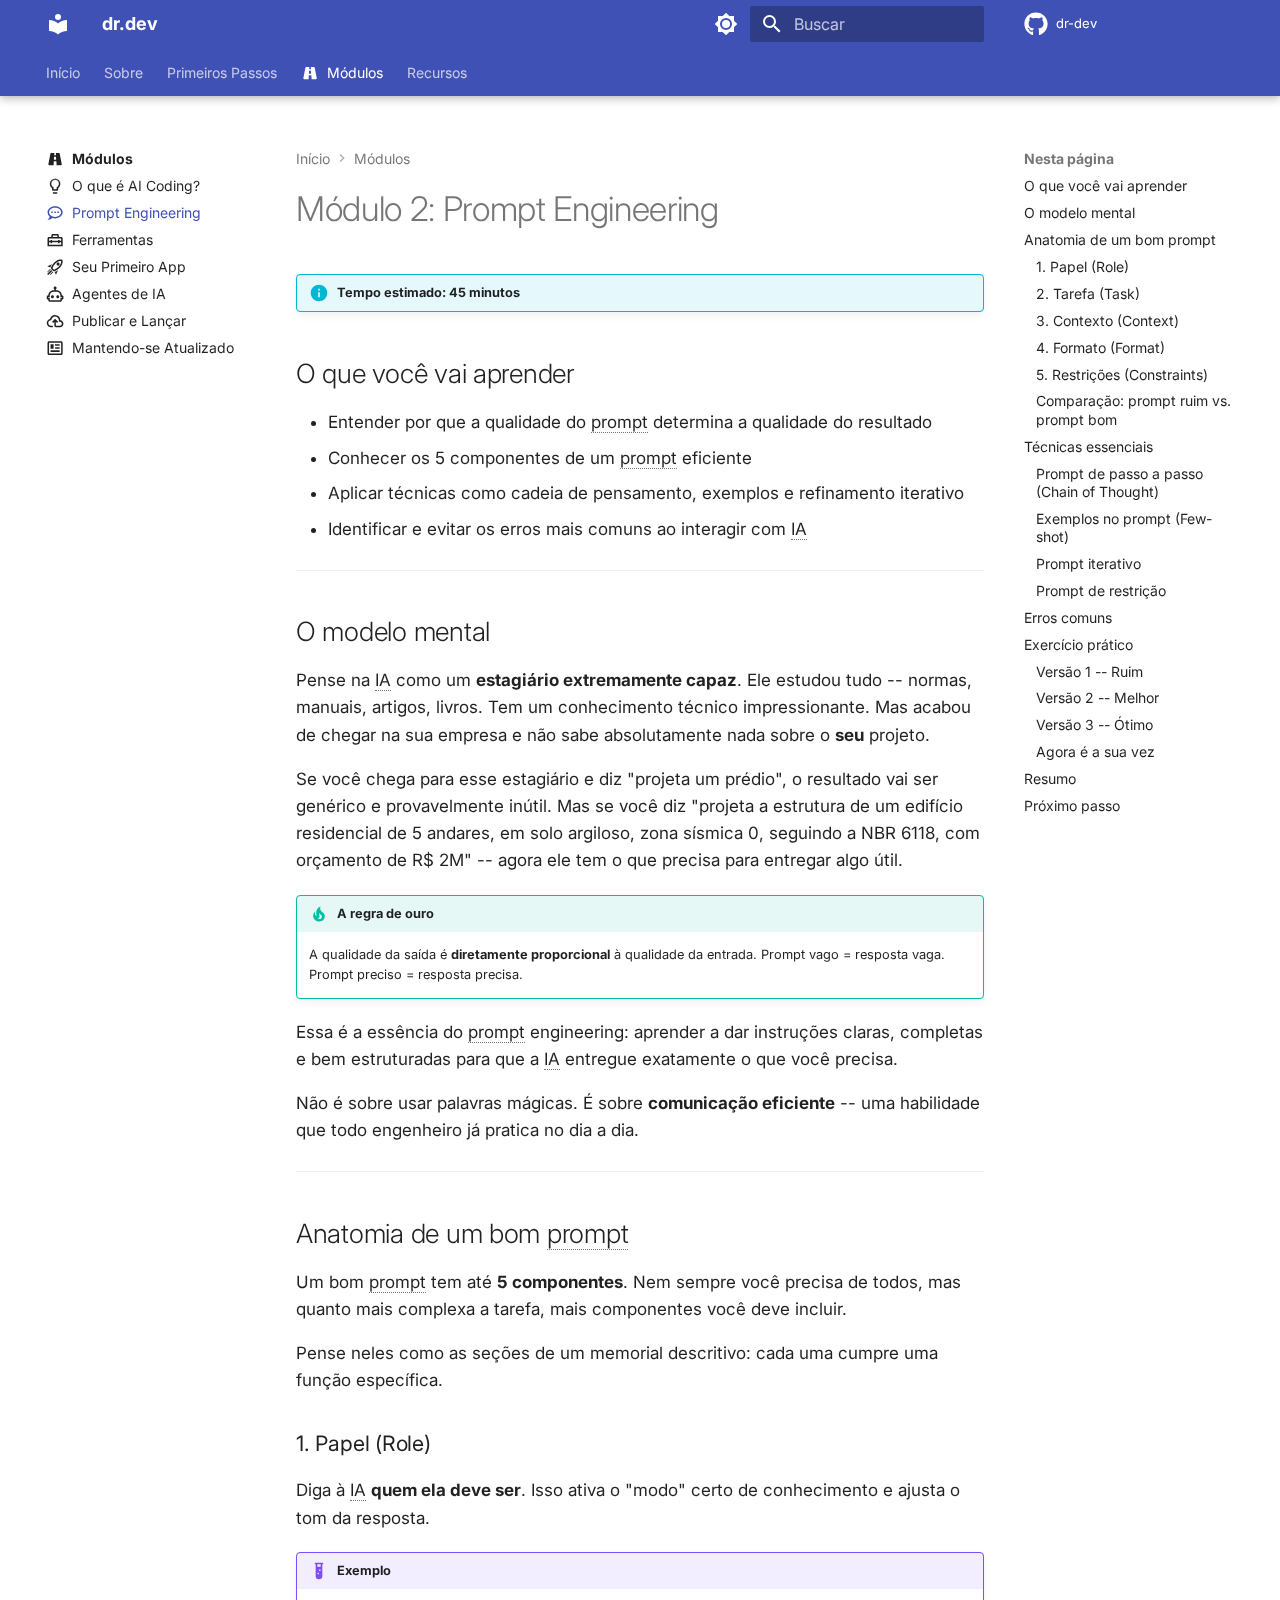
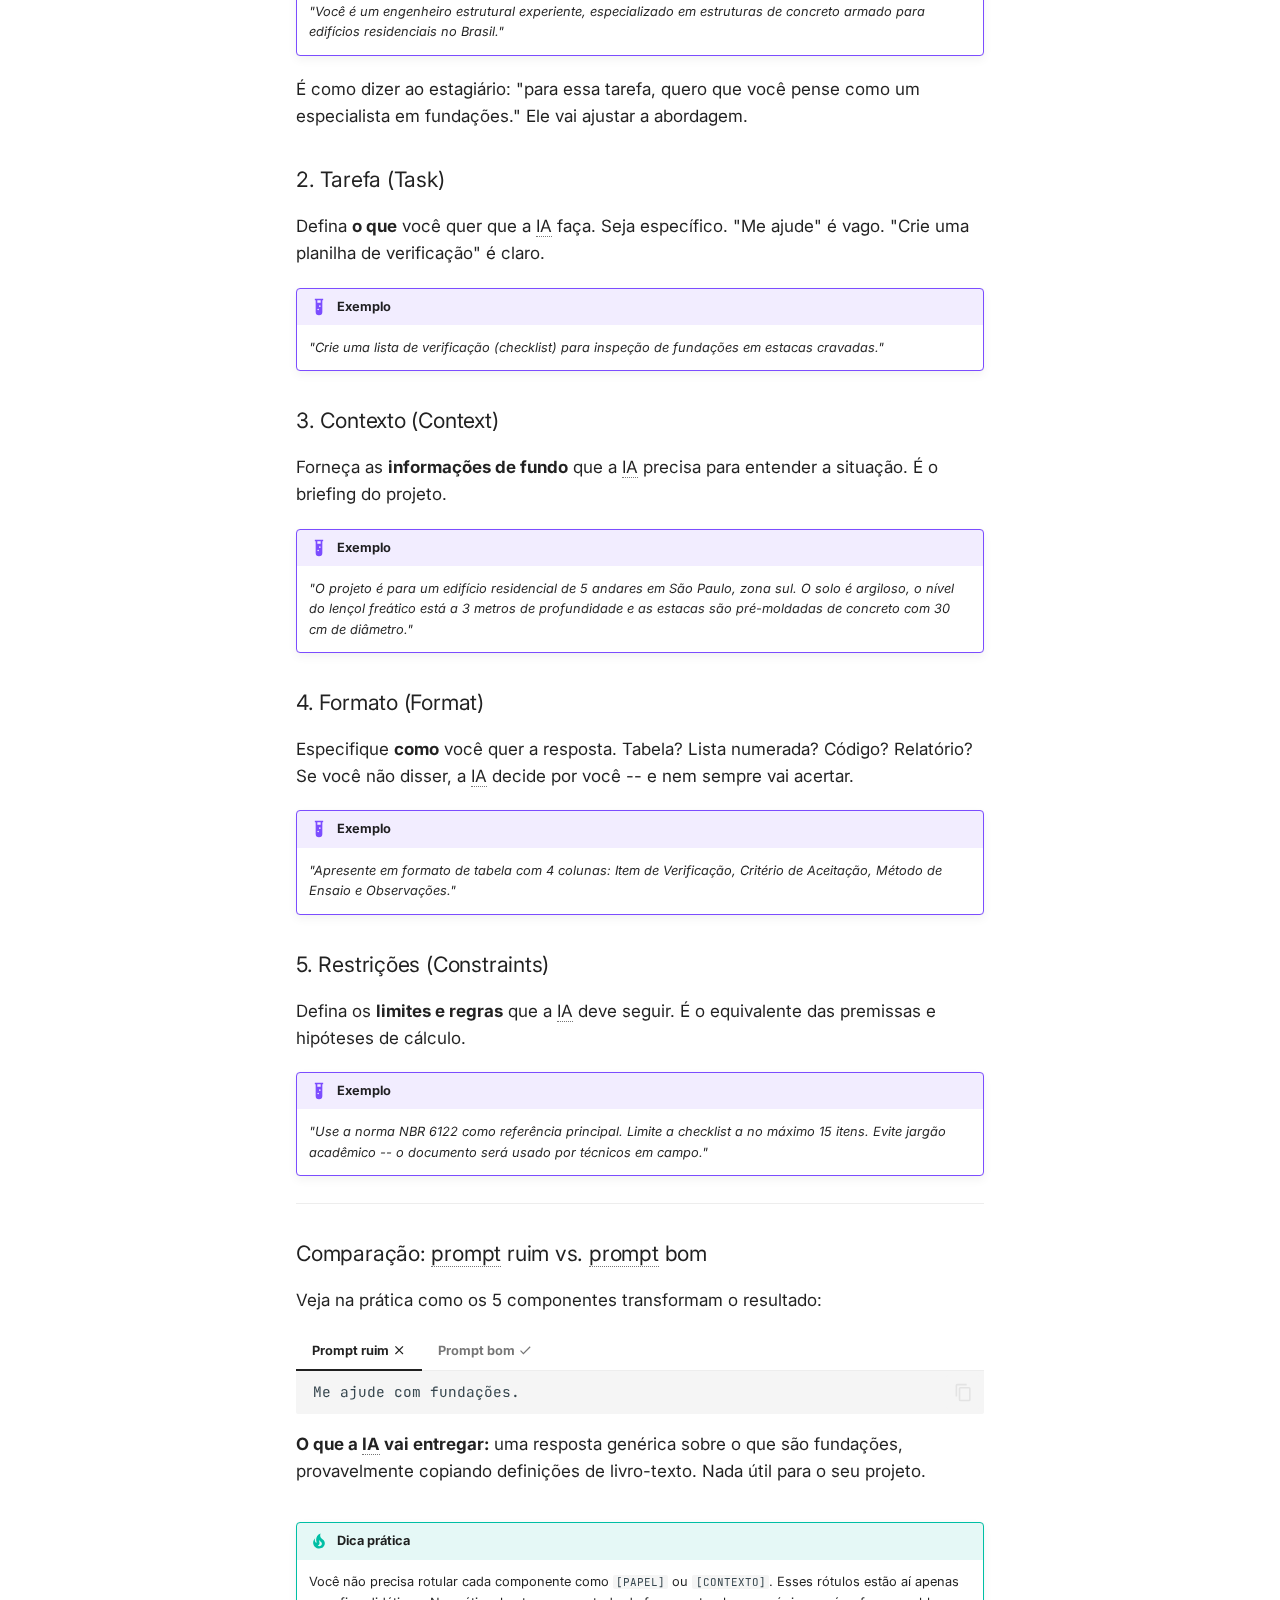
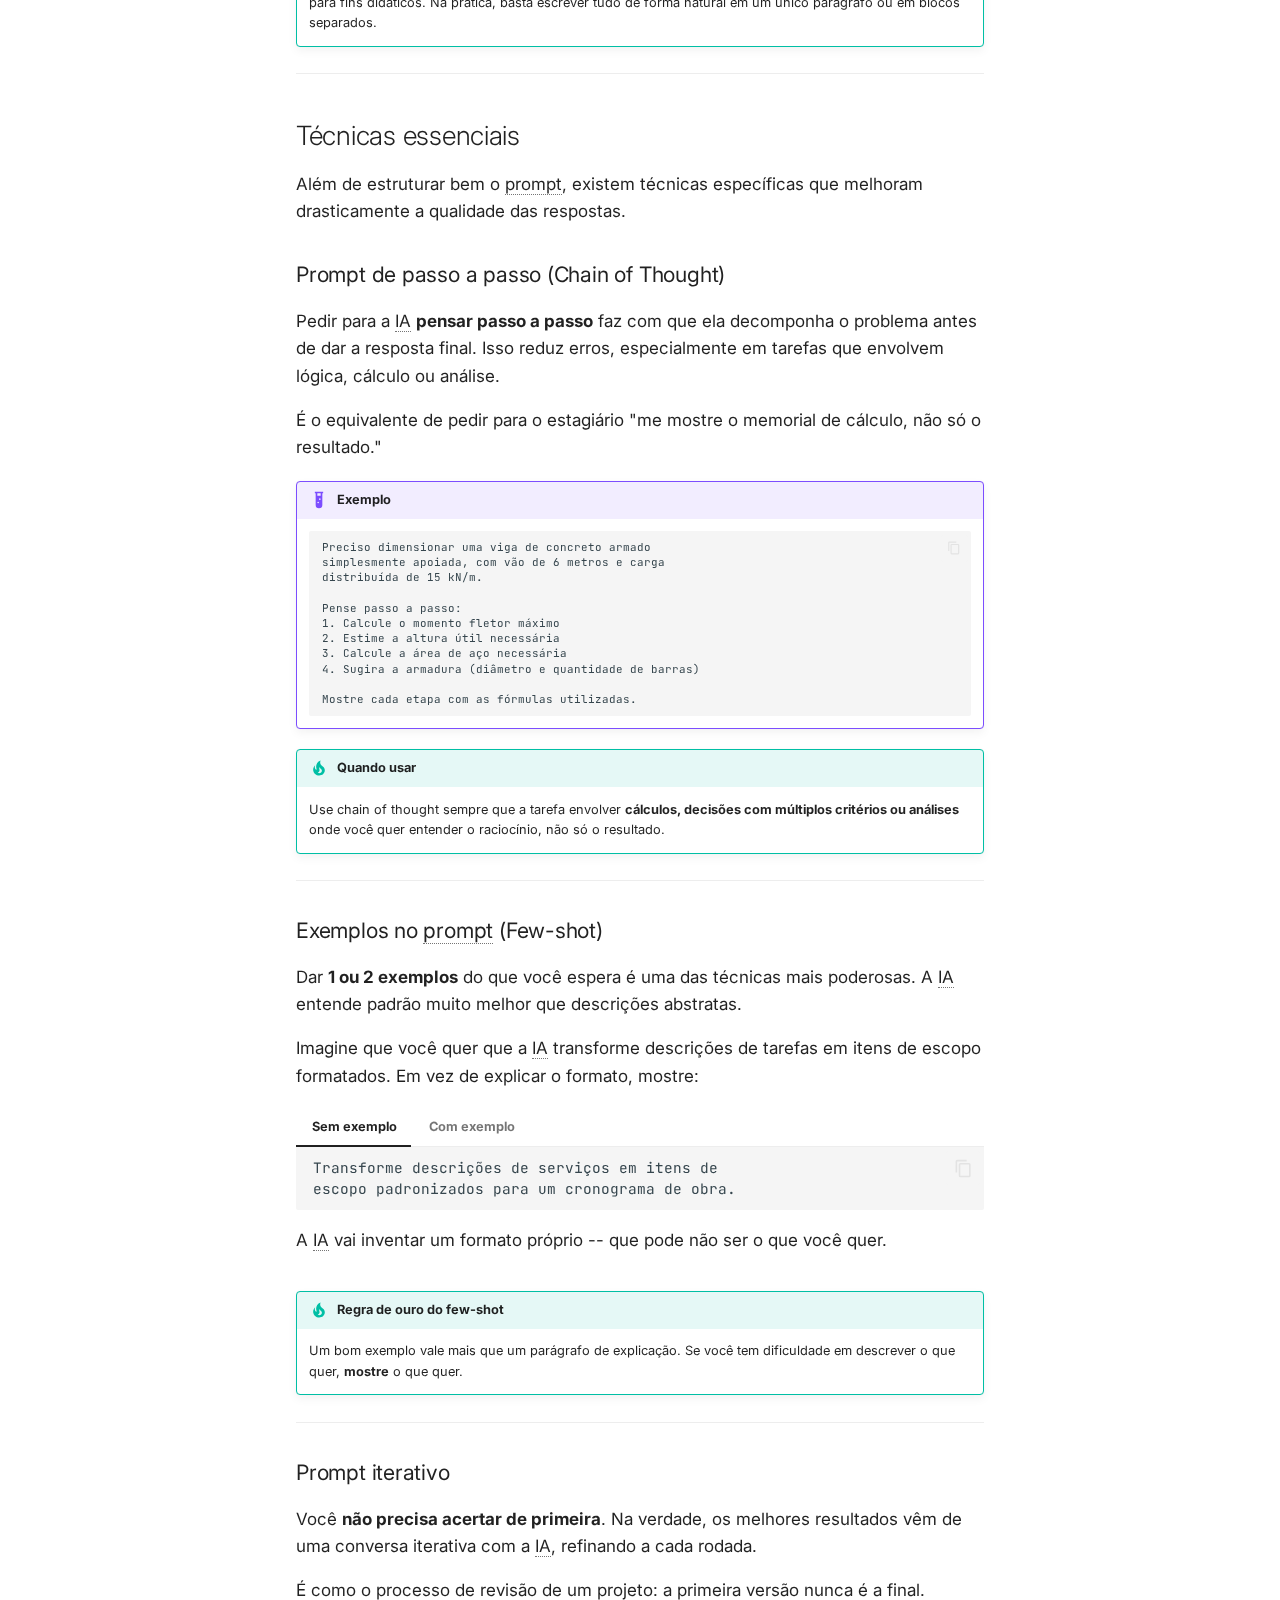
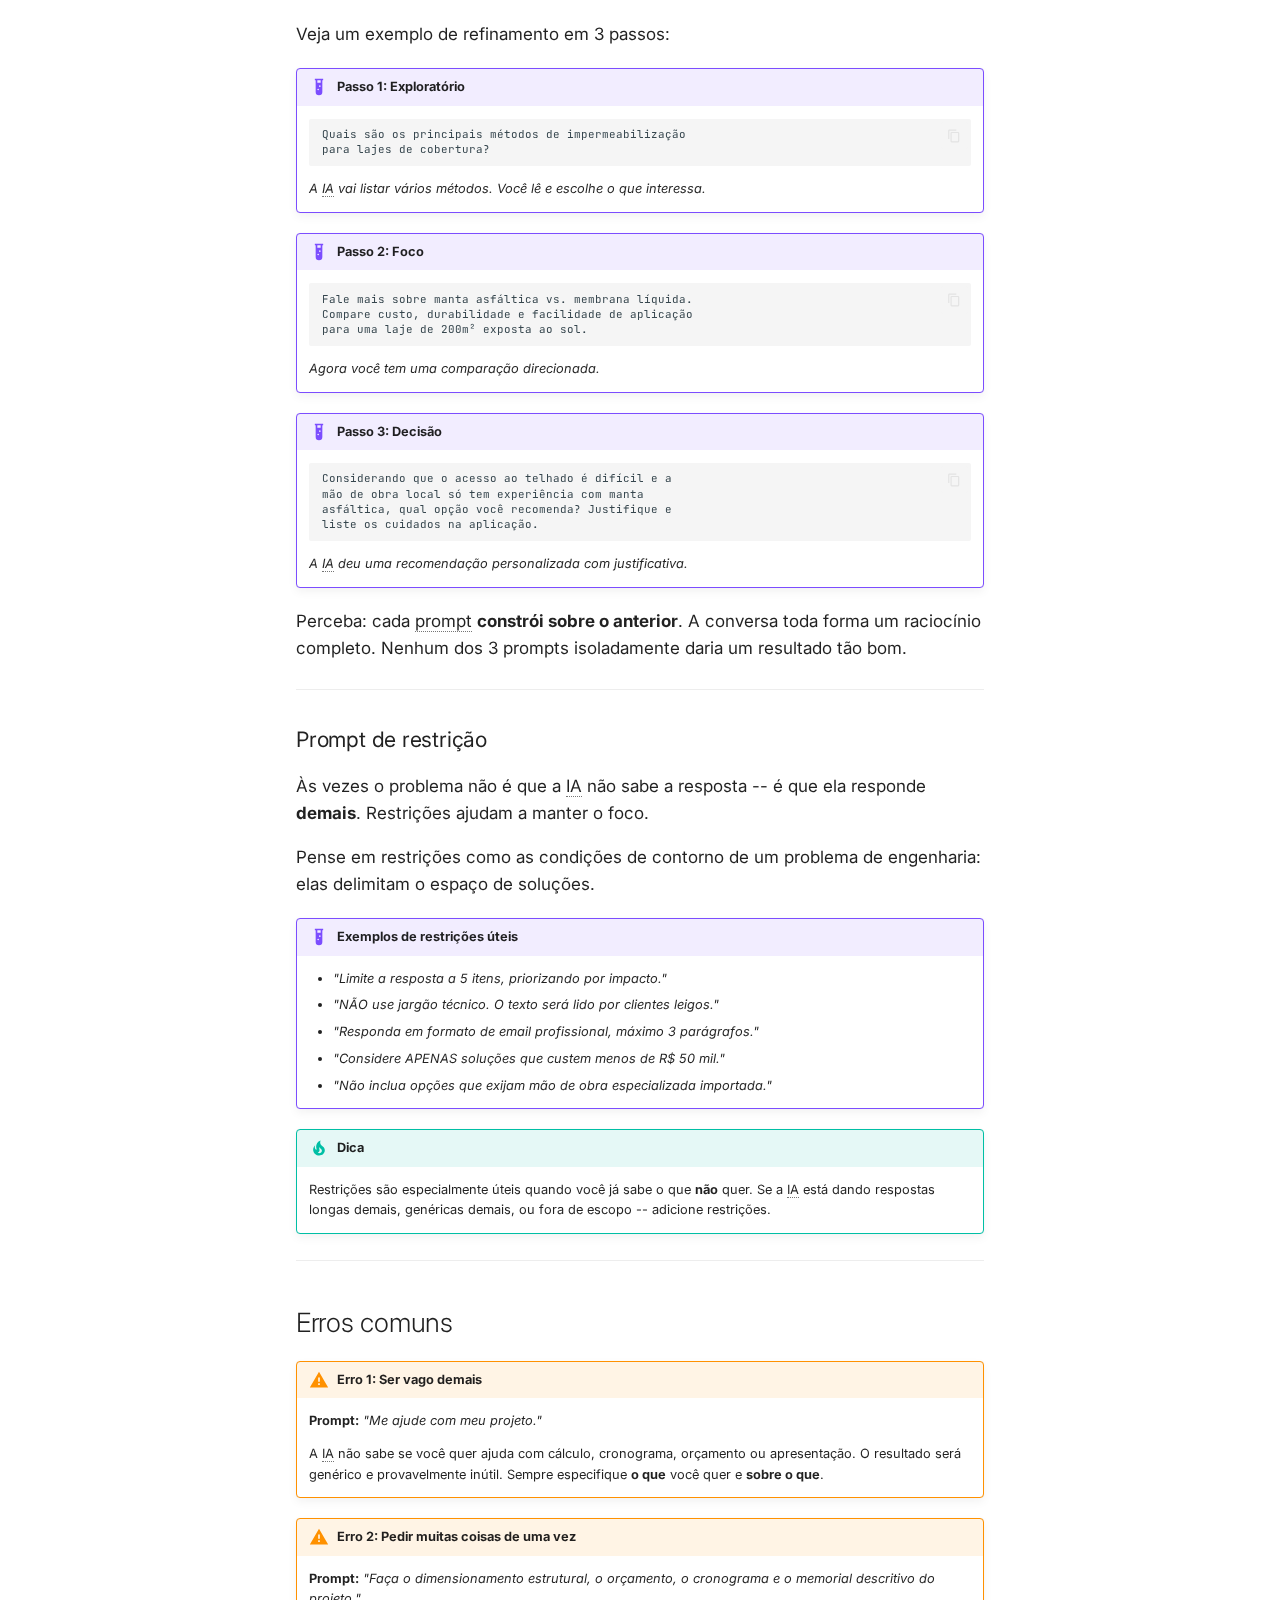
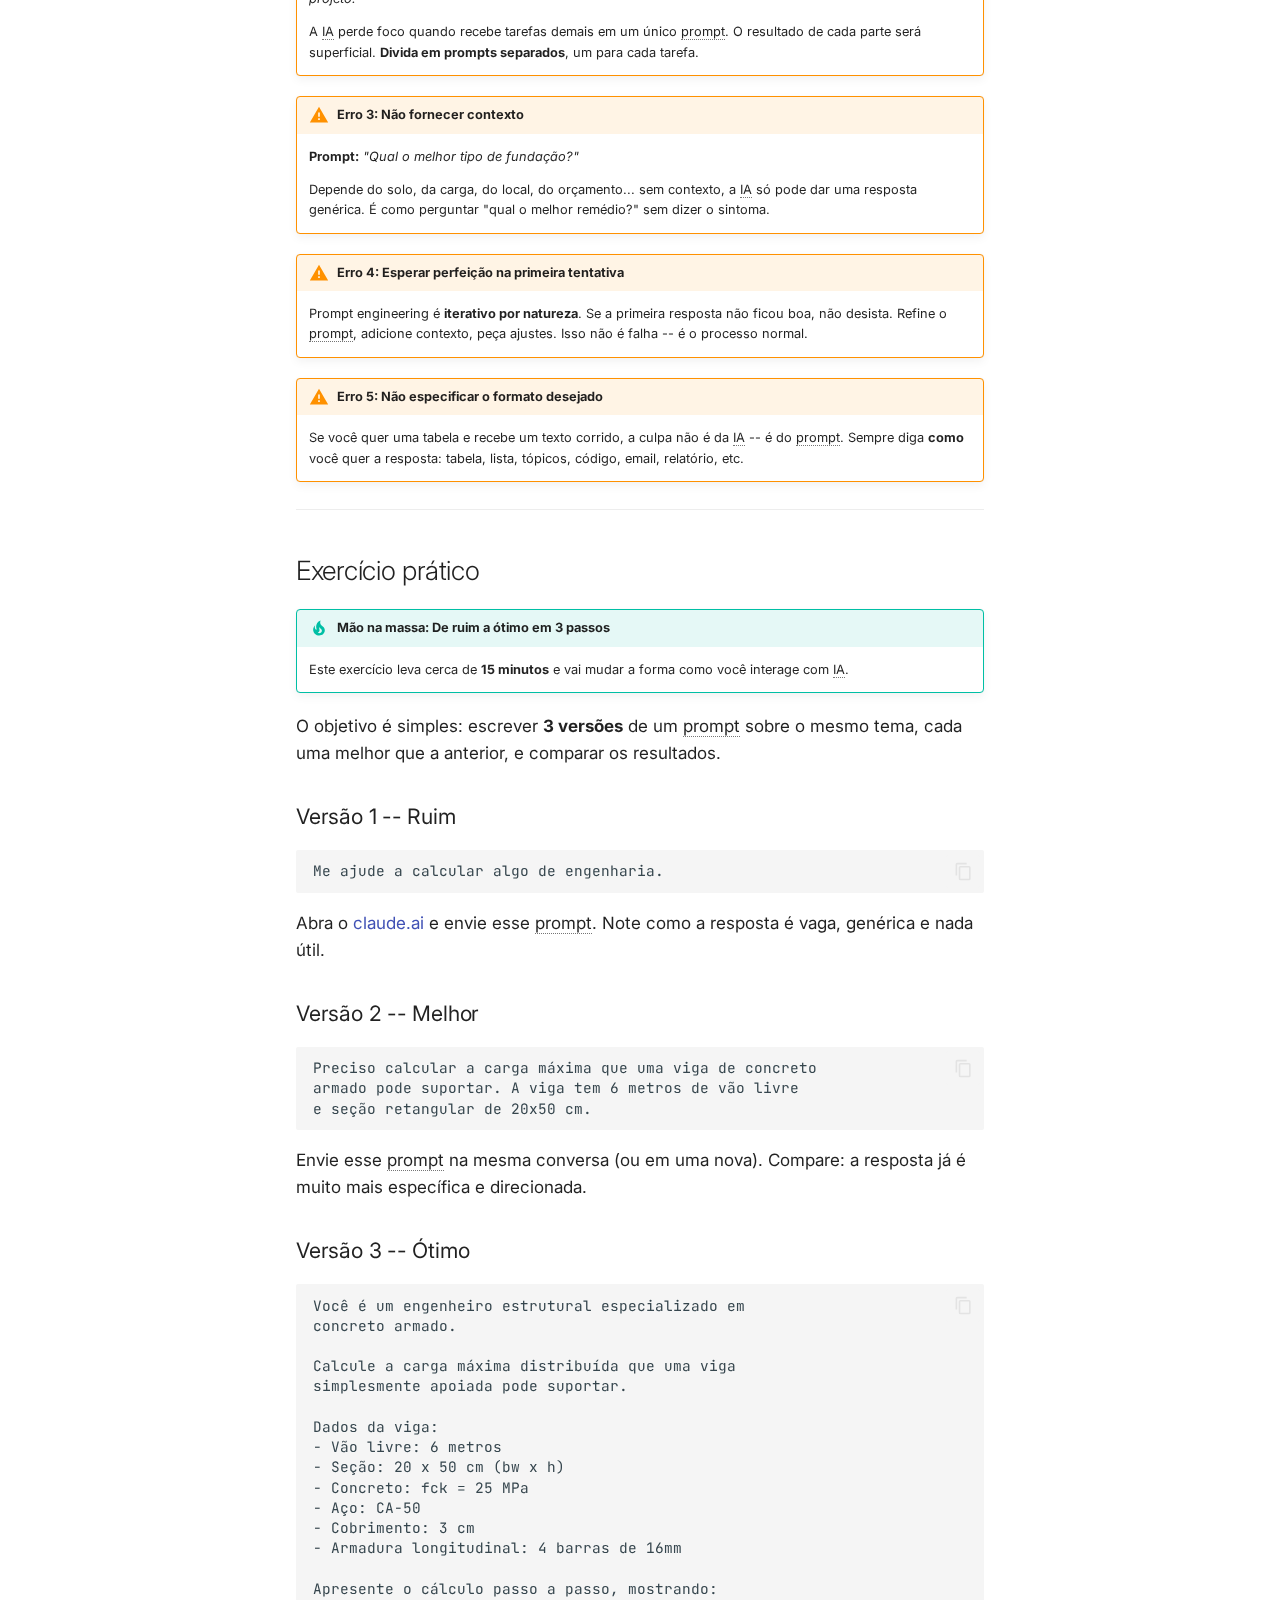
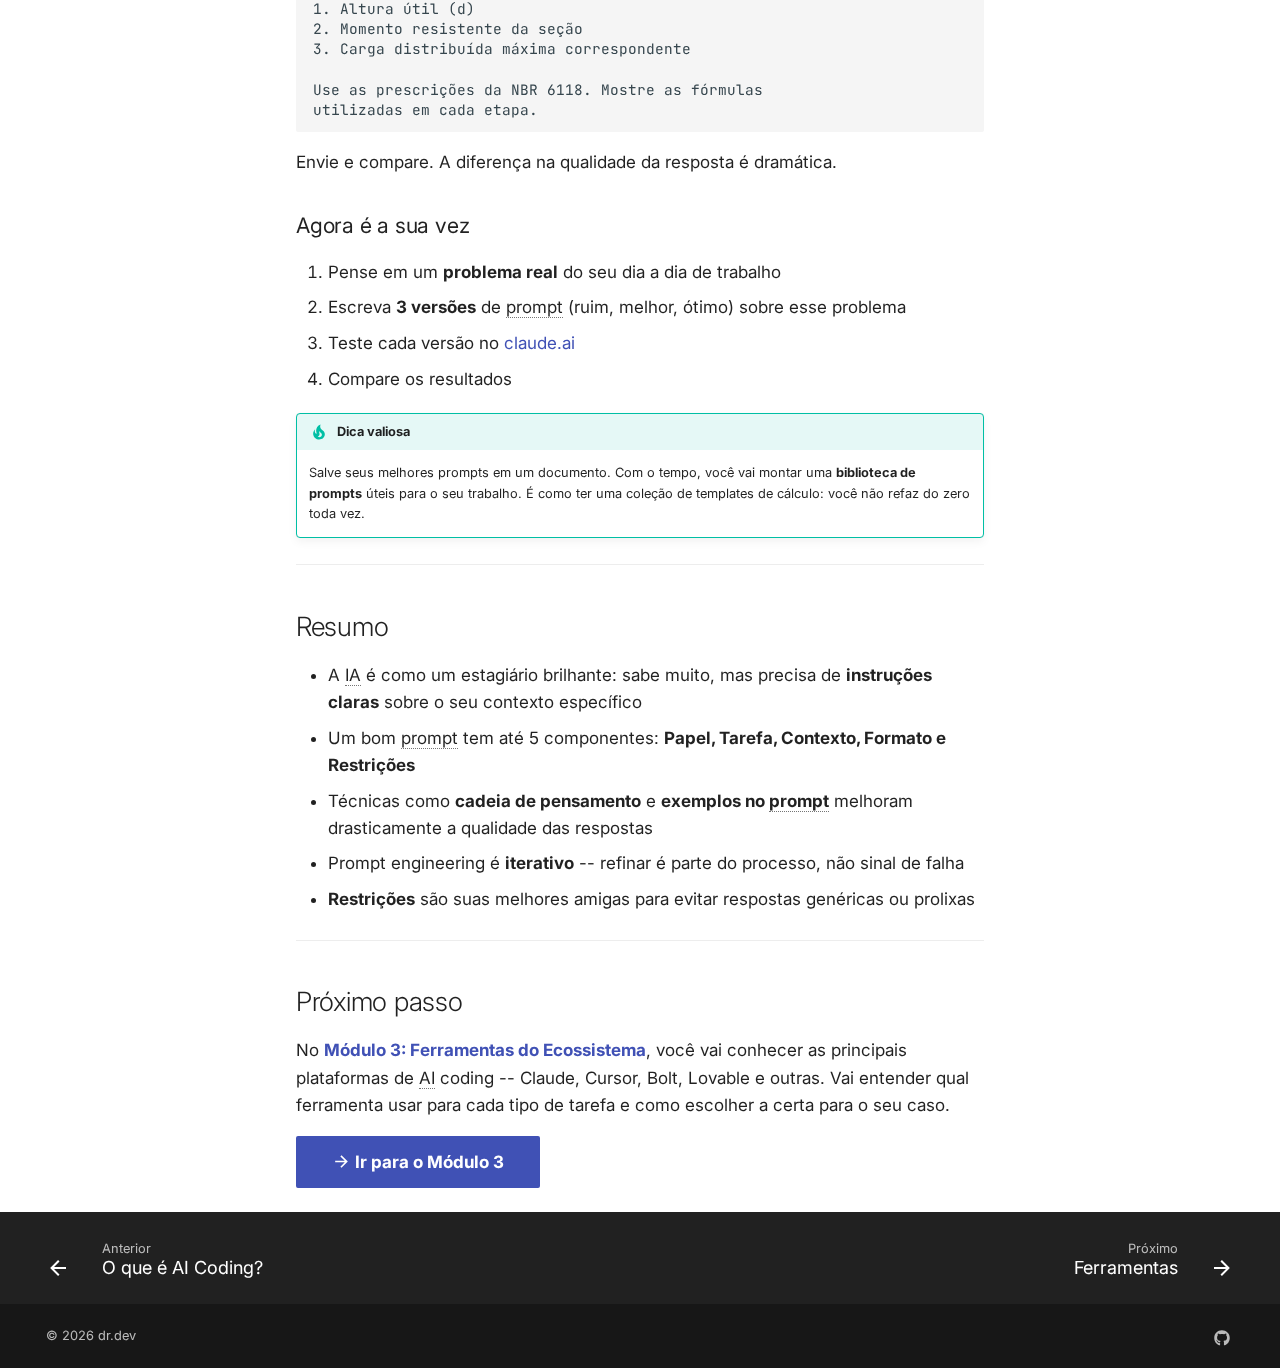
<file: modulos/02-prompt-engineering/index.html>
<!doctype html><html lang=pt class=no-js> <head><meta charset=utf-8><meta name=viewport content="width=device-width,initial-scale=1"><meta name=description content="Aprenda a criar aplicações com inteligência artificial, mesmo sem saber programar. Um guia prático e direto ao ponto."><meta name=author content=dr.dev><link href=https://gabrielgsn.github.io/dr-dev/modulos/02-prompt-engineering/ rel=canonical><link href=../01-o-que-e-ai-coding/ rel=prev><link href=../03-ferramentas/ rel=next><link rel=icon href=../../assets/images/favicon.png><meta name=generator content="mkdocs-1.6.1, mkdocs-material-9.7.3"><title>Prompt Engineering - dr.dev</title><link rel=stylesheet href=../../assets/stylesheets/main.484c7ddc.min.css><link rel=stylesheet href=../../assets/stylesheets/palette.ab4e12ef.min.css><link rel=preconnect href=https://fonts.gstatic.com crossorigin><link rel=stylesheet href="https://fonts.googleapis.com/css?family=Inter:300,300i,400,400i,700,700i%7CJetBrains+Mono:400,400i,700,700i&display=fallback"><style>:root{--md-text-font:"Inter";--md-code-font:"JetBrains Mono"}</style><link rel=stylesheet href=../../assets/stylesheets/extra.css><script>__md_scope=new URL("../..",location),__md_hash=e=>[...e].reduce(((e,_)=>(e<<5)-e+_.charCodeAt(0)),0),__md_get=(e,_=localStorage,t=__md_scope)=>JSON.parse(_.getItem(t.pathname+"."+e)),__md_set=(e,_,t=localStorage,a=__md_scope)=>{try{t.setItem(a.pathname+"."+e,JSON.stringify(_))}catch(e){}}</script></head> <body dir=ltr data-md-color-scheme=default data-md-color-primary=indigo data-md-color-accent=deep-purple> <input class=md-toggle data-md-toggle=drawer type=checkbox id=__drawer autocomplete=off> <input class=md-toggle data-md-toggle=search type=checkbox id=__search autocomplete=off> <label class=md-overlay for=__drawer></label> <div data-md-component=skip> <a href=#modulo-2-prompt-engineering class=md-skip> Pular para conteúdo </a> </div> <div data-md-component=announce> </div> <header class="md-header md-header--shadow md-header--lifted" data-md-component=header> <nav class="md-header__inner md-grid" aria-label=Cabeçalho> <a href=../.. title=dr.dev class="md-header__button md-logo" aria-label=dr.dev data-md-component=logo> <svg xmlns=http://www.w3.org/2000/svg viewbox="0 0 24 24"><path d="M12 8a3 3 0 0 0 3-3 3 3 0 0 0-3-3 3 3 0 0 0-3 3 3 3 0 0 0 3 3m0 3.54C9.64 9.35 6.5 8 3 8v11c3.5 0 6.64 1.35 9 3.54 2.36-2.19 5.5-3.54 9-3.54V8c-3.5 0-6.64 1.35-9 3.54"/></svg> </a> <label class="md-header__button md-icon" for=__drawer> <svg xmlns=http://www.w3.org/2000/svg viewbox="0 0 24 24"><path d="M3 6h18v2H3zm0 5h18v2H3zm0 5h18v2H3z"/></svg> </label> <div class=md-header__title data-md-component=header-title> <div class=md-header__ellipsis> <div class=md-header__topic> <span class=md-ellipsis> dr.dev </span> </div> <div class=md-header__topic data-md-component=header-topic> <span class=md-ellipsis> Prompt Engineering </span> </div> </div> </div> <form class=md-header__option data-md-component=palette> <input class=md-option data-md-color-media data-md-color-scheme=default data-md-color-primary=indigo data-md-color-accent=deep-purple aria-label="Modo escuro" type=radio name=__palette id=__palette_0> <label class="md-header__button md-icon" title="Modo escuro" for=__palette_1 hidden> <svg xmlns=http://www.w3.org/2000/svg viewbox="0 0 24 24"><path d="M12 8a4 4 0 0 0-4 4 4 4 0 0 0 4 4 4 4 0 0 0 4-4 4 4 0 0 0-4-4m0 10a6 6 0 0 1-6-6 6 6 0 0 1 6-6 6 6 0 0 1 6 6 6 6 0 0 1-6 6m8-9.31V4h-4.69L12 .69 8.69 4H4v4.69L.69 12 4 15.31V20h4.69L12 23.31 15.31 20H20v-4.69L23.31 12z"/></svg> </label> <input class=md-option data-md-color-media data-md-color-scheme=slate data-md-color-primary=indigo data-md-color-accent=deep-purple aria-label="Modo claro" type=radio name=__palette id=__palette_1> <label class="md-header__button md-icon" title="Modo claro" for=__palette_0 hidden> <svg xmlns=http://www.w3.org/2000/svg viewbox="0 0 24 24"><path d="M12 18c-.89 0-1.74-.2-2.5-.55C11.56 16.5 13 14.42 13 12s-1.44-4.5-3.5-5.45C10.26 6.2 11.11 6 12 6a6 6 0 0 1 6 6 6 6 0 0 1-6 6m8-9.31V4h-4.69L12 .69 8.69 4H4v4.69L.69 12 4 15.31V20h4.69L12 23.31 15.31 20H20v-4.69L23.31 12z"/></svg> </label> </form> <script>var palette=__md_get("__palette");if(palette&&palette.color){if("(prefers-color-scheme)"===palette.color.media){var media=matchMedia("(prefers-color-scheme: light)"),input=document.querySelector(media.matches?"[data-md-color-media='(prefers-color-scheme: light)']":"[data-md-color-media='(prefers-color-scheme: dark)']");palette.color.media=input.getAttribute("data-md-color-media"),palette.color.scheme=input.getAttribute("data-md-color-scheme"),palette.color.primary=input.getAttribute("data-md-color-primary"),palette.color.accent=input.getAttribute("data-md-color-accent")}for(var[key,value]of Object.entries(palette.color))document.body.setAttribute("data-md-color-"+key,value)}</script> <label class="md-header__button md-icon" for=__search> <svg xmlns=http://www.w3.org/2000/svg viewbox="0 0 24 24"><path d="M9.5 3A6.5 6.5 0 0 1 16 9.5c0 1.61-.59 3.09-1.56 4.23l.27.27h.79l5 5-1.5 1.5-5-5v-.79l-.27-.27A6.52 6.52 0 0 1 9.5 16 6.5 6.5 0 0 1 3 9.5 6.5 6.5 0 0 1 9.5 3m0 2C7 5 5 7 5 9.5S7 14 9.5 14 14 12 14 9.5 12 5 9.5 5"/></svg> </label> <div class=md-search data-md-component=search role=dialog> <label class=md-search__overlay for=__search></label> <div class=md-search__inner role=search> <form class=md-search__form name=search> <input type=text class=md-search__input name=query aria-label=Buscar placeholder=Buscar autocapitalize=off autocorrect=off autocomplete=off spellcheck=false data-md-component=search-query required> <label class="md-search__icon md-icon" for=__search> <svg xmlns=http://www.w3.org/2000/svg viewbox="0 0 24 24"><path d="M9.5 3A6.5 6.5 0 0 1 16 9.5c0 1.61-.59 3.09-1.56 4.23l.27.27h.79l5 5-1.5 1.5-5-5v-.79l-.27-.27A6.52 6.52 0 0 1 9.5 16 6.5 6.5 0 0 1 3 9.5 6.5 6.5 0 0 1 9.5 3m0 2C7 5 5 7 5 9.5S7 14 9.5 14 14 12 14 9.5 12 5 9.5 5"/></svg> <svg xmlns=http://www.w3.org/2000/svg viewbox="0 0 24 24"><path d="M20 11v2H8l5.5 5.5-1.42 1.42L4.16 12l7.92-7.92L13.5 5.5 8 11z"/></svg> </label> <nav class=md-search__options aria-label=Pesquisar> <button type=reset class="md-search__icon md-icon" title=Limpar aria-label=Limpar tabindex=-1> <svg xmlns=http://www.w3.org/2000/svg viewbox="0 0 24 24"><path d="M19 6.41 17.59 5 12 10.59 6.41 5 5 6.41 10.59 12 5 17.59 6.41 19 12 13.41 17.59 19 19 17.59 13.41 12z"/></svg> </button> </nav> <div class=md-search__suggest data-md-component=search-suggest></div> </form> <div class=md-search__output> <div class=md-search__scrollwrap tabindex=0 data-md-scrollfix> <div class=md-search-result data-md-component=search-result> <div class=md-search-result__meta> Inicializando busca </div> <ol class=md-search-result__list role=presentation></ol> </div> </div> </div> </div> </div> <div class=md-header__source> <a href=https://github.com/gabrielgsn/dr-dev title="Ir para repositório" class=md-source data-md-component=source> <div class="md-source__icon md-icon"> <svg xmlns=http://www.w3.org/2000/svg viewbox="0 0 512 512"><!-- Font Awesome Free 7.1.0 by @fontawesome - https://fontawesome.com License - https://fontawesome.com/license/free (Icons: CC BY 4.0, Fonts: SIL OFL 1.1, Code: MIT License) Copyright 2025 Fonticons, Inc.--><path d="M173.9 397.4c0 2-2.3 3.6-5.2 3.6-3.3.3-5.6-1.3-5.6-3.6 0-2 2.3-3.6 5.2-3.6 3-.3 5.6 1.3 5.6 3.6m-31.1-4.5c-.7 2 1.3 4.3 4.3 4.9 2.6 1 5.6 0 6.2-2s-1.3-4.3-4.3-5.2c-2.6-.7-5.5.3-6.2 2.3m44.2-1.7c-2.9.7-4.9 2.6-4.6 4.9.3 2 2.9 3.3 5.9 2.6 2.9-.7 4.9-2.6 4.6-4.6-.3-1.9-3-3.2-5.9-2.9M252.8 8C114.1 8 8 113.3 8 252c0 110.9 69.8 205.8 169.5 239.2 12.8 2.3 17.3-5.6 17.3-12.1 0-6.2-.3-40.4-.3-61.4 0 0-70 15-84.7-29.8 0 0-11.4-29.1-27.8-36.6 0 0-22.9-15.7 1.6-15.4 0 0 24.9 2 38.6 25.8 21.9 38.6 58.6 27.5 72.9 20.9 2.3-16 8.8-27.1 16-33.7-55.9-6.2-112.3-14.3-112.3-110.5 0-27.5 7.6-41.3 23.6-58.9-2.6-6.5-11.1-33.3 2.6-67.9 20.9-6.5 69 27 69 27 20-5.6 41.5-8.5 62.8-8.5s42.8 2.9 62.8 8.5c0 0 48.1-33.6 69-27 13.7 34.7 5.2 61.4 2.6 67.9 16 17.7 25.8 31.5 25.8 58.9 0 96.5-58.9 104.2-114.8 110.5 9.2 7.9 17 22.9 17 46.4 0 33.7-.3 75.4-.3 83.6 0 6.5 4.6 14.4 17.3 12.1C436.2 457.8 504 362.9 504 252 504 113.3 391.5 8 252.8 8M105.2 352.9c-1.3 1-1 3.3.7 5.2 1.6 1.6 3.9 2.3 5.2 1 1.3-1 1-3.3-.7-5.2-1.6-1.6-3.9-2.3-5.2-1m-10.8-8.1c-.7 1.3.3 2.9 2.3 3.9 1.6 1 3.6.7 4.3-.7.7-1.3-.3-2.9-2.3-3.9-2-.6-3.6-.3-4.3.7m32.4 35.6c-1.6 1.3-1 4.3 1.3 6.2 2.3 2.3 5.2 2.6 6.5 1 1.3-1.3.7-4.3-1.3-6.2-2.2-2.3-5.2-2.6-6.5-1m-11.4-14.7c-1.6 1-1.6 3.6 0 5.9s4.3 3.3 5.6 2.3c1.6-1.3 1.6-3.9 0-6.2-1.4-2.3-4-3.3-5.6-2"/></svg> </div> <div class=md-source__repository> dr-dev </div> </a> </div> </nav> <nav class=md-tabs aria-label=Abas data-md-component=tabs> <div class=md-grid> <ul class=md-tabs__list> <li class=md-tabs__item> <a href=../.. class=md-tabs__link> Início </a> </li> <li class=md-tabs__item> <a href=../../sobre/ class=md-tabs__link> Sobre </a> </li> <li class=md-tabs__item> <a href=../../primeiros-passos/ class=md-tabs__link> Primeiros Passos </a> </li> <li class="md-tabs__item md-tabs__item--active"> <a href=../ class=md-tabs__link> <svg xmlns=http://www.w3.org/2000/svg viewbox="0 0 24 24"><path d="M18.1 4.8c-.1-.5-.5-.8-1-.8H13l.2 3h-2.4l.2-3H6.8c-.5 0-.9.4-1 .8l-2.7 14c-.1.6.4 1.2 1 1.2H10l.3-5h3.4l.3 5h5.8c.6 0 1.1-.6 1-1.2zM10.4 13l.2-4h2.6l.2 4z"/></svg> Módulos </a> </li> <li class=md-tabs__item> <a href=../../recursos/glossario/ class=md-tabs__link> Recursos </a> </li> </ul> </div> </nav> </header> <div class=md-container data-md-component=container> <main class=md-main data-md-component=main> <div class="md-main__inner md-grid"> <div class="md-sidebar md-sidebar--primary" data-md-component=sidebar data-md-type=navigation> <div class=md-sidebar__scrollwrap> <div class=md-sidebar__inner> <nav class="md-nav md-nav--primary md-nav--lifted" aria-label=Navegação data-md-level=0> <label class=md-nav__title for=__drawer> <a href=../.. title=dr.dev class="md-nav__button md-logo" aria-label=dr.dev data-md-component=logo> <svg xmlns=http://www.w3.org/2000/svg viewbox="0 0 24 24"><path d="M12 8a3 3 0 0 0 3-3 3 3 0 0 0-3-3 3 3 0 0 0-3 3 3 3 0 0 0 3 3m0 3.54C9.64 9.35 6.5 8 3 8v11c3.5 0 6.64 1.35 9 3.54 2.36-2.19 5.5-3.54 9-3.54V8c-3.5 0-6.64 1.35-9 3.54"/></svg> </a> dr.dev </label> <div class=md-nav__source> <a href=https://github.com/gabrielgsn/dr-dev title="Ir para repositório" class=md-source data-md-component=source> <div class="md-source__icon md-icon"> <svg xmlns=http://www.w3.org/2000/svg viewbox="0 0 512 512"><!-- Font Awesome Free 7.1.0 by @fontawesome - https://fontawesome.com License - https://fontawesome.com/license/free (Icons: CC BY 4.0, Fonts: SIL OFL 1.1, Code: MIT License) Copyright 2025 Fonticons, Inc.--><path d="M173.9 397.4c0 2-2.3 3.6-5.2 3.6-3.3.3-5.6-1.3-5.6-3.6 0-2 2.3-3.6 5.2-3.6 3-.3 5.6 1.3 5.6 3.6m-31.1-4.5c-.7 2 1.3 4.3 4.3 4.9 2.6 1 5.6 0 6.2-2s-1.3-4.3-4.3-5.2c-2.6-.7-5.5.3-6.2 2.3m44.2-1.7c-2.9.7-4.9 2.6-4.6 4.9.3 2 2.9 3.3 5.9 2.6 2.9-.7 4.9-2.6 4.6-4.6-.3-1.9-3-3.2-5.9-2.9M252.8 8C114.1 8 8 113.3 8 252c0 110.9 69.8 205.8 169.5 239.2 12.8 2.3 17.3-5.6 17.3-12.1 0-6.2-.3-40.4-.3-61.4 0 0-70 15-84.7-29.8 0 0-11.4-29.1-27.8-36.6 0 0-22.9-15.7 1.6-15.4 0 0 24.9 2 38.6 25.8 21.9 38.6 58.6 27.5 72.9 20.9 2.3-16 8.8-27.1 16-33.7-55.9-6.2-112.3-14.3-112.3-110.5 0-27.5 7.6-41.3 23.6-58.9-2.6-6.5-11.1-33.3 2.6-67.9 20.9-6.5 69 27 69 27 20-5.6 41.5-8.5 62.8-8.5s42.8 2.9 62.8 8.5c0 0 48.1-33.6 69-27 13.7 34.7 5.2 61.4 2.6 67.9 16 17.7 25.8 31.5 25.8 58.9 0 96.5-58.9 104.2-114.8 110.5 9.2 7.9 17 22.9 17 46.4 0 33.7-.3 75.4-.3 83.6 0 6.5 4.6 14.4 17.3 12.1C436.2 457.8 504 362.9 504 252 504 113.3 391.5 8 252.8 8M105.2 352.9c-1.3 1-1 3.3.7 5.2 1.6 1.6 3.9 2.3 5.2 1 1.3-1 1-3.3-.7-5.2-1.6-1.6-3.9-2.3-5.2-1m-10.8-8.1c-.7 1.3.3 2.9 2.3 3.9 1.6 1 3.6.7 4.3-.7.7-1.3-.3-2.9-2.3-3.9-2-.6-3.6-.3-4.3.7m32.4 35.6c-1.6 1.3-1 4.3 1.3 6.2 2.3 2.3 5.2 2.6 6.5 1 1.3-1.3.7-4.3-1.3-6.2-2.2-2.3-5.2-2.6-6.5-1m-11.4-14.7c-1.6 1-1.6 3.6 0 5.9s4.3 3.3 5.6 2.3c1.6-1.3 1.6-3.9 0-6.2-1.4-2.3-4-3.3-5.6-2"/></svg> </div> <div class=md-source__repository> dr-dev </div> </a> </div> <ul class=md-nav__list data-md-scrollfix> <li class=md-nav__item> <a href=../.. class=md-nav__link> <span class=md-ellipsis> Início </span> </a> </li> <li class=md-nav__item> <a href=../../sobre/ class=md-nav__link> <span class=md-ellipsis> Sobre </span> </a> </li> <li class=md-nav__item> <a href=../../primeiros-passos/ class=md-nav__link> <svg xmlns=http://www.w3.org/2000/svg viewbox="0 0 24 24"><path d="m13.13 22.19-1.63-3.83c1.57-.58 3.04-1.36 4.4-2.27zM5.64 12.5l-3.83-1.63 6.1-2.77C7 9.46 6.22 10.93 5.64 12.5M19.22 4c.28 0 .53 0 .74.05.17 1.39-.02 4.25-3.3 7.53-1.7 1.71-3.73 3.02-6.01 3.89l-2.15-2.1c.92-2.31 2.23-4.34 3.92-6.03C15.18 4.58 17.64 4 19.22 4m0-2c-1.98 0-4.98.69-8.22 3.93-2.19 2.19-3.5 4.6-4.35 6.71-.28.75-.09 1.57.46 2.13l2.13 2.12c.38.38.89.61 1.42.61.23 0 .47-.06.7-.15A19.1 19.1 0 0 0 18.07 13c5.66-5.66 3.54-10.61 3.54-10.61S20.7 2 19.22 2m-4.68 7.46c-.78-.78-.78-2.05 0-2.83s2.05-.78 2.83 0c.77.78.78 2.05 0 2.83s-2.05.78-2.83 0m-5.66 7.07-1.41-1.41zM6.24 22l3.64-3.64c-.34-.09-.67-.24-.97-.45L4.83 22zM2 22h1.41l4.77-4.76-1.42-1.41L2 20.59zm0-2.83 4.09-4.08c-.21-.3-.36-.62-.45-.97L2 17.76z"/></svg> <span class=md-ellipsis> Primeiros Passos </span> </a> </li> <li class="md-nav__item md-nav__item--active md-nav__item--section md-nav__item--nested"> <input class="md-nav__toggle md-toggle " type=checkbox id=__nav_4 checked> <div class="md-nav__link md-nav__container"> <a href=../ class="md-nav__link "> <svg xmlns=http://www.w3.org/2000/svg viewbox="0 0 24 24"><path d="M18.1 4.8c-.1-.5-.5-.8-1-.8H13l.2 3h-2.4l.2-3H6.8c-.5 0-.9.4-1 .8l-2.7 14c-.1.6.4 1.2 1 1.2H10l.3-5h3.4l.3 5h5.8c.6 0 1.1-.6 1-1.2zM10.4 13l.2-4h2.6l.2 4z"/></svg> <span class=md-ellipsis> Módulos </span> </a> <label class="md-nav__link " for=__nav_4 id=__nav_4_label tabindex> <span class="md-nav__icon md-icon"></span> </label> </div> <nav class=md-nav data-md-level=1 aria-labelledby=__nav_4_label aria-expanded=true> <label class=md-nav__title for=__nav_4> <span class="md-nav__icon md-icon"></span> Módulos </label> <ul class=md-nav__list data-md-scrollfix> <li class=md-nav__item> <a href=../01-o-que-e-ai-coding/ class=md-nav__link> <svg xmlns=http://www.w3.org/2000/svg viewbox="0 0 24 24"><path d="M12 2a7 7 0 0 1 7 7c0 2.38-1.19 4.47-3 5.74V17a1 1 0 0 1-1 1H9a1 1 0 0 1-1-1v-2.26C6.19 13.47 5 11.38 5 9a7 7 0 0 1 7-7M9 21v-1h6v1a1 1 0 0 1-1 1h-4a1 1 0 0 1-1-1m3-17a5 5 0 0 0-5 5c0 2.05 1.23 3.81 3 4.58V16h4v-2.42c1.77-.77 3-2.53 3-4.58a5 5 0 0 0-5-5"/></svg> <span class=md-ellipsis> O que é AI Coding? </span> </a> </li> <li class="md-nav__item md-nav__item--active"> <input class="md-nav__toggle md-toggle" type=checkbox id=__toc> <label class="md-nav__link md-nav__link--active" for=__toc> <svg xmlns=http://www.w3.org/2000/svg viewbox="0 0 24 24"><path d="M12 3C6.5 3 2 6.58 2 11a7.22 7.22 0 0 0 2.75 5.5c0 .6-.42 2.17-2.75 4.5 2.37-.11 4.64-1 6.47-2.5 1.14.33 2.34.5 3.53.5 5.5 0 10-3.58 10-8s-4.5-8-10-8m0 14c-4.42 0-8-2.69-8-6s3.58-6 8-6 8 2.69 8 6-3.58 6-8 6m5-5v-2h-2v2zm-4 0v-2h-2v2zm-4 0v-2H7v2z"/></svg> <span class=md-ellipsis> Prompt Engineering </span> <span class="md-nav__icon md-icon"></span> </label> <a href=./ class="md-nav__link md-nav__link--active"> <svg xmlns=http://www.w3.org/2000/svg viewbox="0 0 24 24"><path d="M12 3C6.5 3 2 6.58 2 11a7.22 7.22 0 0 0 2.75 5.5c0 .6-.42 2.17-2.75 4.5 2.37-.11 4.64-1 6.47-2.5 1.14.33 2.34.5 3.53.5 5.5 0 10-3.58 10-8s-4.5-8-10-8m0 14c-4.42 0-8-2.69-8-6s3.58-6 8-6 8 2.69 8 6-3.58 6-8 6m5-5v-2h-2v2zm-4 0v-2h-2v2zm-4 0v-2H7v2z"/></svg> <span class=md-ellipsis> Prompt Engineering </span> </a> <nav class="md-nav md-nav--secondary" aria-label="Nesta página"> <label class=md-nav__title for=__toc> <span class="md-nav__icon md-icon"></span> Nesta página </label> <ul class=md-nav__list data-md-component=toc data-md-scrollfix> <li class=md-nav__item> <a href=#o-que-voce-vai-aprender class=md-nav__link> <span class=md-ellipsis> O que você vai aprender </span> </a> </li> <li class=md-nav__item> <a href=#o-modelo-mental class=md-nav__link> <span class=md-ellipsis> O modelo mental </span> </a> </li> <li class=md-nav__item> <a href=#anatomia-de-um-bom-prompt class=md-nav__link> <span class=md-ellipsis> Anatomia de um bom prompt </span> </a> <nav class=md-nav aria-label="Anatomia de um bom prompt"> <ul class=md-nav__list> <li class=md-nav__item> <a href=#1-papel-role class=md-nav__link> <span class=md-ellipsis> 1. Papel (Role) </span> </a> </li> <li class=md-nav__item> <a href=#2-tarefa-task class=md-nav__link> <span class=md-ellipsis> 2. Tarefa (Task) </span> </a> </li> <li class=md-nav__item> <a href=#3-contexto-context class=md-nav__link> <span class=md-ellipsis> 3. Contexto (Context) </span> </a> </li> <li class=md-nav__item> <a href=#4-formato-format class=md-nav__link> <span class=md-ellipsis> 4. Formato (Format) </span> </a> </li> <li class=md-nav__item> <a href=#5-restricoes-constraints class=md-nav__link> <span class=md-ellipsis> 5. Restrições (Constraints) </span> </a> </li> <li class=md-nav__item> <a href=#comparacao-prompt-ruim-vs-prompt-bom class=md-nav__link> <span class=md-ellipsis> Comparação: prompt ruim vs. prompt bom </span> </a> </li> </ul> </nav> </li> <li class=md-nav__item> <a href=#tecnicas-essenciais class=md-nav__link> <span class=md-ellipsis> Técnicas essenciais </span> </a> <nav class=md-nav aria-label="Técnicas essenciais"> <ul class=md-nav__list> <li class=md-nav__item> <a href=#prompt-de-passo-a-passo-chain-of-thought class=md-nav__link> <span class=md-ellipsis> Prompt de passo a passo (Chain of Thought) </span> </a> </li> <li class=md-nav__item> <a href=#exemplos-no-prompt-few-shot class=md-nav__link> <span class=md-ellipsis> Exemplos no prompt (Few-shot) </span> </a> </li> <li class=md-nav__item> <a href=#prompt-iterativo class=md-nav__link> <span class=md-ellipsis> Prompt iterativo </span> </a> </li> <li class=md-nav__item> <a href=#prompt-de-restricao class=md-nav__link> <span class=md-ellipsis> Prompt de restrição </span> </a> </li> </ul> </nav> </li> <li class=md-nav__item> <a href=#erros-comuns class=md-nav__link> <span class=md-ellipsis> Erros comuns </span> </a> </li> <li class=md-nav__item> <a href=#exercicio-pratico class=md-nav__link> <span class=md-ellipsis> Exercício prático </span> </a> <nav class=md-nav aria-label="Exercício prático"> <ul class=md-nav__list> <li class=md-nav__item> <a href=#versao-1-ruim class=md-nav__link> <span class=md-ellipsis> Versão 1 -- Ruim </span> </a> </li> <li class=md-nav__item> <a href=#versao-2-melhor class=md-nav__link> <span class=md-ellipsis> Versão 2 -- Melhor </span> </a> </li> <li class=md-nav__item> <a href=#versao-3-otimo class=md-nav__link> <span class=md-ellipsis> Versão 3 -- Ótimo </span> </a> </li> <li class=md-nav__item> <a href=#agora-e-a-sua-vez class=md-nav__link> <span class=md-ellipsis> Agora é a sua vez </span> </a> </li> </ul> </nav> </li> <li class=md-nav__item> <a href=#resumo class=md-nav__link> <span class=md-ellipsis> Resumo </span> </a> </li> <li class=md-nav__item> <a href=#proximo-passo class=md-nav__link> <span class=md-ellipsis> Próximo passo </span> </a> </li> </ul> </nav> </li> <li class=md-nav__item> <a href=../03-ferramentas/ class=md-nav__link> <svg xmlns=http://www.w3.org/2000/svg viewbox="0 0 24 24"><path d="M20 8h-3V6c0-1.1-.9-2-2-2H9c-1.1 0-2 .9-2 2v2H4c-1.1 0-2 .9-2 2v10h20V10c0-1.1-.9-2-2-2M9 6h6v2H9zm11 12H4v-3h2v1h2v-1h8v1h2v-1h2zm-2-5v-1h-2v1H8v-1H6v1H4v-3h16v3z"/></svg> <span class=md-ellipsis> Ferramentas </span> </a> </li> <li class=md-nav__item> <a href=../04-primeiro-app/ class=md-nav__link> <svg xmlns=http://www.w3.org/2000/svg viewbox="0 0 24 24"><path d="m13.13 22.19-1.63-3.83c1.57-.58 3.04-1.36 4.4-2.27zM5.64 12.5l-3.83-1.63 6.1-2.77C7 9.46 6.22 10.93 5.64 12.5M19.22 4c.28 0 .53 0 .74.05.17 1.39-.02 4.25-3.3 7.53-1.7 1.71-3.73 3.02-6.01 3.89l-2.15-2.1c.92-2.31 2.23-4.34 3.92-6.03C15.18 4.58 17.64 4 19.22 4m0-2c-1.98 0-4.98.69-8.22 3.93-2.19 2.19-3.5 4.6-4.35 6.71-.28.75-.09 1.57.46 2.13l2.13 2.12c.38.38.89.61 1.42.61.23 0 .47-.06.7-.15A19.1 19.1 0 0 0 18.07 13c5.66-5.66 3.54-10.61 3.54-10.61S20.7 2 19.22 2m-4.68 7.46c-.78-.78-.78-2.05 0-2.83s2.05-.78 2.83 0c.77.78.78 2.05 0 2.83s-2.05.78-2.83 0m-5.66 7.07-1.41-1.41zM6.24 22l3.64-3.64c-.34-.09-.67-.24-.97-.45L4.83 22zM2 22h1.41l4.77-4.76-1.42-1.41L2 20.59zm0-2.83 4.09-4.08c-.21-.3-.36-.62-.45-.97L2 17.76z"/></svg> <span class=md-ellipsis> Seu Primeiro App </span> </a> </li> <li class=md-nav__item> <a href=../05-agentes/ class=md-nav__link> <svg xmlns=http://www.w3.org/2000/svg viewbox="0 0 24 24"><path d="M17.5 15.5c0 1.11-.89 2-2 2s-2-.89-2-2 .9-2 2-2 2 .9 2 2m-9-2c-1.1 0-2 .9-2 2s.9 2 2 2 2-.89 2-2-.89-2-2-2M23 15v3c0 .55-.45 1-1 1h-1v1c0 1.11-.89 2-2 2H5a2 2 0 0 1-2-2v-1H2c-.55 0-1-.45-1-1v-3c0-.55.45-1 1-1h1c0-3.87 3.13-7 7-7h1V5.73c-.6-.34-1-.99-1-1.73 0-1.1.9-2 2-2s2 .9 2 2c0 .74-.4 1.39-1 1.73V7h1c3.87 0 7 3.13 7 7h1c.55 0 1 .45 1 1m-2 1h-2v-2c0-2.76-2.24-5-5-5h-4c-2.76 0-5 2.24-5 5v2H3v1h2v3h14v-3h2z"/></svg> <span class=md-ellipsis> Agentes de IA </span> </a> </li> <li class=md-nav__item> <a href=../06-deploy/ class=md-nav__link> <svg xmlns=http://www.w3.org/2000/svg viewbox="0 0 24 24"><path d="M6.5 20q-2.28 0-3.89-1.57Q1 16.85 1 14.58q0-1.95 1.17-3.48 1.18-1.53 3.08-1.95.63-2.3 2.5-3.72Q9.63 4 12 4q2.93 0 4.96 2.04Q19 8.07 19 11q1.73.2 2.86 1.5 1.14 1.28 1.14 3 0 1.88-1.31 3.19T18.5 20H13q-.82 0-1.41-.59Q11 18.83 11 18v-5.15L9.4 14.4 8 13l4-4 4 4-1.4 1.4-1.6-1.55V18h5.5q1.05 0 1.77-.73.73-.72.73-1.77t-.73-1.77Q19.55 13 18.5 13H17v-2q0-2.07-1.46-3.54Q14.08 6 12 6 9.93 6 8.46 7.46 7 8.93 7 11h-.5q-1.45 0-2.47 1.03Q3 13.05 3 14.5T4.03 17q1.02 1 2.47 1H9v2m3-7"/></svg> <span class=md-ellipsis> Publicar e Lançar </span> </a> </li> <li class=md-nav__item> <a href=../07-atualizado/ class=md-nav__link> <svg xmlns=http://www.w3.org/2000/svg viewbox="0 0 24 24"><path d="M20 5v14H4V5zm0-2H4c-1.11 0-2 .89-2 2v14c0 1.11.89 2 2 2h16c1.11 0 2-.89 2-2V5c0-1.11-.89-2-2-2m-2 12H6v2h12zm-8-8H6v6h4zm2 2h6V7h-6zm6 2h-6v2h6z"/></svg> <span class=md-ellipsis> Mantendo-se Atualizado </span> </a> </li> </ul> </nav> </li> <li class="md-nav__item md-nav__item--nested"> <input class="md-nav__toggle md-toggle " type=checkbox id=__nav_5> <label class=md-nav__link for=__nav_5 id=__nav_5_label tabindex=0> <span class=md-ellipsis> Recursos </span> <span class="md-nav__icon md-icon"></span> </label> <nav class=md-nav data-md-level=1 aria-labelledby=__nav_5_label aria-expanded=false> <label class=md-nav__title for=__nav_5> <span class="md-nav__icon md-icon"></span> Recursos </label> <ul class=md-nav__list data-md-scrollfix> <li class=md-nav__item> <a href=../../recursos/glossario/ class=md-nav__link> <svg xmlns=http://www.w3.org/2000/svg viewbox="0 0 24 24"><path d="M5.81 2C4.83 2.09 4 3 4 4v16c0 1.05.95 2 2 2h12c1.05 0 2-.95 2-2V4a2 2 0 0 0-2-2h-6v7L9.5 7.5 7 9V2H5.81M12 13h1a1 1 0 0 1 1 1v4h-1v-2h-1v2h-1v-4a1 1 0 0 1 1-1m0 1v1h1v-1zm3 1h3v1l-2 3h2v1h-3v-1l2-3h-2z"/></svg> <span class=md-ellipsis> Glossário </span> </a> </li> <li class=md-nav__item> <a href=../../recursos/links-uteis/ class=md-nav__link> <svg xmlns=http://www.w3.org/2000/svg viewbox="0 0 24 24"><path d="M10.59 13.41c.41.39.41 1.03 0 1.42-.39.39-1.03.39-1.42 0a5.003 5.003 0 0 1 0-7.07l3.54-3.54a5.003 5.003 0 0 1 7.07 0 5.003 5.003 0 0 1 0 7.07l-1.49 1.49c.01-.82-.12-1.64-.4-2.42l.47-.48a2.98 2.98 0 0 0 0-4.24 2.98 2.98 0 0 0-4.24 0l-3.53 3.53a2.98 2.98 0 0 0 0 4.24m2.82-4.24c.39-.39 1.03-.39 1.42 0a5.003 5.003 0 0 1 0 7.07l-3.54 3.54a5.003 5.003 0 0 1-7.07 0 5.003 5.003 0 0 1 0-7.07l1.49-1.49c-.01.82.12 1.64.4 2.43l-.47.47a2.98 2.98 0 0 0 0 4.24 2.98 2.98 0 0 0 4.24 0l3.53-3.53a2.98 2.98 0 0 0 0-4.24.973.973 0 0 1 0-1.42"/></svg> <span class=md-ellipsis> Links Úteis </span> </a> </li> <li class=md-nav__item> <a href=../../recursos/faq/ class=md-nav__link> <svg xmlns=http://www.w3.org/2000/svg viewbox="0 0 24 24"><path d="M18 15H6l-4 4V3a1 1 0 0 1 1-1h15a1 1 0 0 1 1 1v11a1 1 0 0 1-1 1m5-6v14l-4-4H8a1 1 0 0 1-1-1v-1h14V8h1a1 1 0 0 1 1 1M8.19 4c-.87 0-1.57.2-2.11.59-.52.41-.78.98-.77 1.77l.01.03h1.93c.01-.3.1-.53.28-.69a1 1 0 0 1 .66-.23c.31 0 .57.1.75.28.18.19.26.45.26.75 0 .32-.07.59-.23.82-.14.23-.35.43-.61.59-.51.34-.86.64-1.05.91C7.11 9.08 7 9.5 7 10h2c0-.31.04-.56.13-.74s.26-.36.51-.52c.45-.24.82-.53 1.11-.93s.44-.81.44-1.31c0-.76-.27-1.37-.81-1.82C9.85 4.23 9.12 4 8.19 4M7 11v2h2v-2zm6 2h2v-2h-2zm0-9v6h2V4z"/></svg> <span class=md-ellipsis> FAQ </span> </a> </li> </ul> </nav> </li> </ul> </nav> </div> </div> </div> <div class="md-sidebar md-sidebar--secondary" data-md-component=sidebar data-md-type=toc> <div class=md-sidebar__scrollwrap> <div class=md-sidebar__inner> <nav class="md-nav md-nav--secondary" aria-label="Nesta página"> <label class=md-nav__title for=__toc> <span class="md-nav__icon md-icon"></span> Nesta página </label> <ul class=md-nav__list data-md-component=toc data-md-scrollfix> <li class=md-nav__item> <a href=#o-que-voce-vai-aprender class=md-nav__link> <span class=md-ellipsis> O que você vai aprender </span> </a> </li> <li class=md-nav__item> <a href=#o-modelo-mental class=md-nav__link> <span class=md-ellipsis> O modelo mental </span> </a> </li> <li class=md-nav__item> <a href=#anatomia-de-um-bom-prompt class=md-nav__link> <span class=md-ellipsis> Anatomia de um bom prompt </span> </a> <nav class=md-nav aria-label="Anatomia de um bom prompt"> <ul class=md-nav__list> <li class=md-nav__item> <a href=#1-papel-role class=md-nav__link> <span class=md-ellipsis> 1. Papel (Role) </span> </a> </li> <li class=md-nav__item> <a href=#2-tarefa-task class=md-nav__link> <span class=md-ellipsis> 2. Tarefa (Task) </span> </a> </li> <li class=md-nav__item> <a href=#3-contexto-context class=md-nav__link> <span class=md-ellipsis> 3. Contexto (Context) </span> </a> </li> <li class=md-nav__item> <a href=#4-formato-format class=md-nav__link> <span class=md-ellipsis> 4. Formato (Format) </span> </a> </li> <li class=md-nav__item> <a href=#5-restricoes-constraints class=md-nav__link> <span class=md-ellipsis> 5. Restrições (Constraints) </span> </a> </li> <li class=md-nav__item> <a href=#comparacao-prompt-ruim-vs-prompt-bom class=md-nav__link> <span class=md-ellipsis> Comparação: prompt ruim vs. prompt bom </span> </a> </li> </ul> </nav> </li> <li class=md-nav__item> <a href=#tecnicas-essenciais class=md-nav__link> <span class=md-ellipsis> Técnicas essenciais </span> </a> <nav class=md-nav aria-label="Técnicas essenciais"> <ul class=md-nav__list> <li class=md-nav__item> <a href=#prompt-de-passo-a-passo-chain-of-thought class=md-nav__link> <span class=md-ellipsis> Prompt de passo a passo (Chain of Thought) </span> </a> </li> <li class=md-nav__item> <a href=#exemplos-no-prompt-few-shot class=md-nav__link> <span class=md-ellipsis> Exemplos no prompt (Few-shot) </span> </a> </li> <li class=md-nav__item> <a href=#prompt-iterativo class=md-nav__link> <span class=md-ellipsis> Prompt iterativo </span> </a> </li> <li class=md-nav__item> <a href=#prompt-de-restricao class=md-nav__link> <span class=md-ellipsis> Prompt de restrição </span> </a> </li> </ul> </nav> </li> <li class=md-nav__item> <a href=#erros-comuns class=md-nav__link> <span class=md-ellipsis> Erros comuns </span> </a> </li> <li class=md-nav__item> <a href=#exercicio-pratico class=md-nav__link> <span class=md-ellipsis> Exercício prático </span> </a> <nav class=md-nav aria-label="Exercício prático"> <ul class=md-nav__list> <li class=md-nav__item> <a href=#versao-1-ruim class=md-nav__link> <span class=md-ellipsis> Versão 1 -- Ruim </span> </a> </li> <li class=md-nav__item> <a href=#versao-2-melhor class=md-nav__link> <span class=md-ellipsis> Versão 2 -- Melhor </span> </a> </li> <li class=md-nav__item> <a href=#versao-3-otimo class=md-nav__link> <span class=md-ellipsis> Versão 3 -- Ótimo </span> </a> </li> <li class=md-nav__item> <a href=#agora-e-a-sua-vez class=md-nav__link> <span class=md-ellipsis> Agora é a sua vez </span> </a> </li> </ul> </nav> </li> <li class=md-nav__item> <a href=#resumo class=md-nav__link> <span class=md-ellipsis> Resumo </span> </a> </li> <li class=md-nav__item> <a href=#proximo-passo class=md-nav__link> <span class=md-ellipsis> Próximo passo </span> </a> </li> </ul> </nav> </div> </div> </div> <div class=md-content data-md-component=content> <nav class=md-path aria-label=Navegação> <ol class=md-path__list> <li class=md-path__item> <a href=../.. class=md-path__link> <span class=md-ellipsis> Início </span> </a> </li> <li class=md-path__item> <a href=../ class=md-path__link> <span class=md-ellipsis> Módulos </span> </a> </li> </ol> </nav> <article class="md-content__inner md-typeset"> <h1 id=modulo-2-prompt-engineering>Módulo 2: Prompt Engineering<a class=headerlink href=#modulo-2-prompt-engineering title="Permanent link">&para;</a></h1> <div class="admonition info"> <p class=admonition-title>Tempo estimado: 45 minutos</p> </div> <h2 id=o-que-voce-vai-aprender>O que você vai aprender<a class=headerlink href=#o-que-voce-vai-aprender title="Permanent link">&para;</a></h2> <ul> <li>Entender por que a qualidade do <abbr title="Instrução ou comando dado a uma IA">prompt</abbr> determina a qualidade do resultado</li> <li>Conhecer os 5 componentes de um <abbr title="Instrução ou comando dado a uma IA">prompt</abbr> eficiente</li> <li>Aplicar técnicas como cadeia de pensamento, exemplos e refinamento iterativo</li> <li>Identificar e evitar os erros mais comuns ao interagir com <abbr title="Inteligência Artificial">IA</abbr></li> </ul> <hr> <h2 id=o-modelo-mental>O modelo mental<a class=headerlink href=#o-modelo-mental title="Permanent link">&para;</a></h2> <p>Pense na <abbr title="Inteligência Artificial">IA</abbr> como um <strong>estagiário extremamente capaz</strong>. Ele estudou tudo -- normas, manuais, artigos, livros. Tem um conhecimento técnico impressionante. Mas acabou de chegar na sua empresa e não sabe absolutamente nada sobre o <strong>seu</strong> projeto.</p> <p>Se você chega para esse estagiário e diz "projeta um prédio", o resultado vai ser genérico e provavelmente inútil. Mas se você diz "projeta a estrutura de um edifício residencial de 5 andares, em solo argiloso, zona sísmica 0, seguindo a NBR 6118, com orçamento de R$ 2M" -- agora ele tem o que precisa para entregar algo útil.</p> <div class="admonition tip"> <p class=admonition-title>A regra de ouro</p> <p>A qualidade da saída é <strong>diretamente proporcional</strong> à qualidade da entrada. Prompt vago = resposta vaga. Prompt preciso = resposta precisa.</p> </div> <p>Essa é a essência do <abbr title="Instrução ou comando dado a uma IA">prompt</abbr> engineering: aprender a dar instruções claras, completas e bem estruturadas para que a <abbr title="Inteligência Artificial">IA</abbr> entregue exatamente o que você precisa.</p> <p>Não é sobre usar palavras mágicas. É sobre <strong>comunicação eficiente</strong> -- uma habilidade que todo engenheiro já pratica no dia a dia.</p> <hr> <h2 id=anatomia-de-um-bom-prompt>Anatomia de um bom <abbr title="Instrução ou comando dado a uma IA">prompt</abbr><a class=headerlink href=#anatomia-de-um-bom-prompt title="Permanent link">&para;</a></h2> <p>Um bom <abbr title="Instrução ou comando dado a uma IA">prompt</abbr> tem até <strong>5 componentes</strong>. Nem sempre você precisa de todos, mas quanto mais complexa a tarefa, mais componentes você deve incluir.</p> <p>Pense neles como as seções de um memorial descritivo: cada uma cumpre uma função específica.</p> <h3 id=1-papel-role>1. Papel (Role)<a class=headerlink href=#1-papel-role title="Permanent link">&para;</a></h3> <p>Diga à <abbr title="Inteligência Artificial">IA</abbr> <strong>quem ela deve ser</strong>. Isso ativa o "modo" certo de conhecimento e ajusta o tom da resposta.</p> <div class="admonition example"> <p class=admonition-title>Exemplo</p> <p><em>"Você é um engenheiro estrutural experiente, especializado em estruturas de concreto armado para edifícios residenciais no Brasil."</em></p> </div> <p>É como dizer ao estagiário: "para essa tarefa, quero que você pense como um especialista em fundações." Ele vai ajustar a abordagem.</p> <h3 id=2-tarefa-task>2. Tarefa (Task)<a class=headerlink href=#2-tarefa-task title="Permanent link">&para;</a></h3> <p>Defina <strong>o que</strong> você quer que a <abbr title="Inteligência Artificial">IA</abbr> faça. Seja específico. "Me ajude" é vago. "Crie uma planilha de verificação" é claro.</p> <div class="admonition example"> <p class=admonition-title>Exemplo</p> <p><em>"Crie uma lista de verificação (checklist) para inspeção de fundações em estacas cravadas."</em></p> </div> <h3 id=3-contexto-context>3. Contexto (Context)<a class=headerlink href=#3-contexto-context title="Permanent link">&para;</a></h3> <p>Forneça as <strong>informações de fundo</strong> que a <abbr title="Inteligência Artificial">IA</abbr> precisa para entender a situação. É o briefing do projeto.</p> <div class="admonition example"> <p class=admonition-title>Exemplo</p> <p><em>"O projeto é para um edifício residencial de 5 andares em São Paulo, zona sul. O solo é argiloso, o nível do lençol freático está a 3 metros de profundidade e as estacas são pré-moldadas de concreto com 30 cm de diâmetro."</em></p> </div> <h3 id=4-formato-format>4. Formato (Format)<a class=headerlink href=#4-formato-format title="Permanent link">&para;</a></h3> <p>Especifique <strong>como</strong> você quer a resposta. Tabela? Lista numerada? Código? Relatório? Se você não disser, a <abbr title="Inteligência Artificial">IA</abbr> decide por você -- e nem sempre vai acertar.</p> <div class="admonition example"> <p class=admonition-title>Exemplo</p> <p><em>"Apresente em formato de tabela com 4 colunas: Item de Verificação, Critério de Aceitação, Método de Ensaio e Observações."</em></p> </div> <h3 id=5-restricoes-constraints>5. Restrições (Constraints)<a class=headerlink href=#5-restricoes-constraints title="Permanent link">&para;</a></h3> <p>Defina os <strong>limites e regras</strong> que a <abbr title="Inteligência Artificial">IA</abbr> deve seguir. É o equivalente das premissas e hipóteses de cálculo.</p> <div class="admonition example"> <p class=admonition-title>Exemplo</p> <p><em>"Use a norma NBR 6122 como referência principal. Limite a checklist a no máximo 15 itens. Evite jargão acadêmico -- o documento será usado por técnicos em campo."</em></p> </div> <hr> <h3 id=comparacao-prompt-ruim-vs-prompt-bom>Comparação: <abbr title="Instrução ou comando dado a uma IA">prompt</abbr> ruim vs. <abbr title="Instrução ou comando dado a uma IA">prompt</abbr> bom<a class=headerlink href=#comparacao-prompt-ruim-vs-prompt-bom title="Permanent link">&para;</a></h3> <p>Veja na prática como os 5 componentes transformam o resultado:</p> <div class="tabbed-set tabbed-alternate" data-tabs=1:2><input checked=checked id=__tabbed_1_1 name=__tabbed_1 type=radio><input id=__tabbed_1_2 name=__tabbed_1 type=radio><div class=tabbed-labels><label for=__tabbed_1_1>Prompt ruim <span class=twemoji><svg xmlns=http://www.w3.org/2000/svg viewbox="0 0 24 24"><path d="M19 6.41 17.59 5 12 10.59 6.41 5 5 6.41 10.59 12 5 17.59 6.41 19 12 13.41 17.59 19 19 17.59 13.41 12z"/></svg></span></label><label for=__tabbed_1_2>Prompt bom <span class=twemoji><svg xmlns=http://www.w3.org/2000/svg viewbox="0 0 24 24"><path d="M21 7 9 19l-5.5-5.5 1.41-1.41L9 16.17 19.59 5.59z"/></svg></span></label></div> <div class=tabbed-content> <div class=tabbed-block> <div class="language-text highlight"><pre><span></span><code><span id=__span-0-1><a id=__codelineno-0-1 name=__codelineno-0-1 href=#__codelineno-0-1></a>Me ajude com fundações.
</span></code></pre></div> <p><strong>O que a <abbr title="Inteligência Artificial">IA</abbr> vai entregar:</strong> uma resposta genérica sobre o que são fundações, provavelmente copiando definições de livro-texto. Nada útil para o seu projeto.</p> </div> <div class=tabbed-block> <div class="language-text highlight"><pre><span></span><code><span id=__span-1-1><a id=__codelineno-1-1 name=__codelineno-1-1 href=#__codelineno-1-1></a>Você é um engenheiro geotécnico experiente. [PAPEL]
</span><span id=__span-1-2><a id=__codelineno-1-2 name=__codelineno-1-2 href=#__codelineno-1-2></a>
</span><span id=__span-1-3><a id=__codelineno-1-3 name=__codelineno-1-3 href=#__codelineno-1-3></a>Crie uma lista de verificação para inspeção de
</span><span id=__span-1-4><a id=__codelineno-1-4 name=__codelineno-1-4 href=#__codelineno-1-4></a>fundações em estacas cravadas. [TAREFA]
</span><span id=__span-1-5><a id=__codelineno-1-5 name=__codelineno-1-5 href=#__codelineno-1-5></a>
</span><span id=__span-1-6><a id=__codelineno-1-6 name=__codelineno-1-6 href=#__codelineno-1-6></a>O projeto é um edifício residencial de 5 andares
</span><span id=__span-1-7><a id=__codelineno-1-7 name=__codelineno-1-7 href=#__codelineno-1-7></a>em São Paulo, solo argiloso, lençol freático a 3m,
</span><span id=__span-1-8><a id=__codelineno-1-8 name=__codelineno-1-8 href=#__codelineno-1-8></a>estacas pré-moldadas de concreto de 30cm. [CONTEXTO]
</span><span id=__span-1-9><a id=__codelineno-1-9 name=__codelineno-1-9 href=#__codelineno-1-9></a>
</span><span id=__span-1-10><a id=__codelineno-1-10 name=__codelineno-1-10 href=#__codelineno-1-10></a>Apresente em tabela com colunas: Item, Critério de
</span><span id=__span-1-11><a id=__codelineno-1-11 name=__codelineno-1-11 href=#__codelineno-1-11></a>Aceitação, Método de Ensaio, Observações. [FORMATO]
</span><span id=__span-1-12><a id=__codelineno-1-12 name=__codelineno-1-12 href=#__codelineno-1-12></a>
</span><span id=__span-1-13><a id=__codelineno-1-13 name=__codelineno-1-13 href=#__codelineno-1-13></a>Use a NBR 6122 como referência. Máximo 15 itens.
</span><span id=__span-1-14><a id=__codelineno-1-14 name=__codelineno-1-14 href=#__codelineno-1-14></a>Linguagem simples para uso em campo. [RESTRIÇÕES]
</span></code></pre></div> <p><strong>O que a <abbr title="Inteligência Artificial">IA</abbr> vai entregar:</strong> uma checklist prática, normatizada, formatada e pronta para uso. Uma resposta que realmente economiza horas de trabalho.</p> </div> </div> </div> <div class="admonition tip"> <p class=admonition-title>Dica prática</p> <p>Você não precisa rotular cada componente como <code>[PAPEL]</code> ou <code>[CONTEXTO]</code>. Esses rótulos estão aí apenas para fins didáticos. Na prática, basta escrever tudo de forma natural em um único parágrafo ou em blocos separados.</p> </div> <hr> <h2 id=tecnicas-essenciais>Técnicas essenciais<a class=headerlink href=#tecnicas-essenciais title="Permanent link">&para;</a></h2> <p>Além de estruturar bem o <abbr title="Instrução ou comando dado a uma IA">prompt</abbr>, existem técnicas específicas que melhoram drasticamente a qualidade das respostas.</p> <h3 id=prompt-de-passo-a-passo-chain-of-thought>Prompt de passo a passo (Chain of Thought)<a class=headerlink href=#prompt-de-passo-a-passo-chain-of-thought title="Permanent link">&para;</a></h3> <p>Pedir para a <abbr title="Inteligência Artificial">IA</abbr> <strong>pensar passo a passo</strong> faz com que ela decomponha o problema antes de dar a resposta final. Isso reduz erros, especialmente em tarefas que envolvem lógica, cálculo ou análise.</p> <p>É o equivalente de pedir para o estagiário "me mostre o memorial de cálculo, não só o resultado."</p> <div class="admonition example"> <p class=admonition-title>Exemplo</p> <div class="language-text highlight"><pre><span></span><code><span id=__span-2-1><a id=__codelineno-2-1 name=__codelineno-2-1 href=#__codelineno-2-1></a>Preciso dimensionar uma viga de concreto armado
</span><span id=__span-2-2><a id=__codelineno-2-2 name=__codelineno-2-2 href=#__codelineno-2-2></a>simplesmente apoiada, com vão de 6 metros e carga
</span><span id=__span-2-3><a id=__codelineno-2-3 name=__codelineno-2-3 href=#__codelineno-2-3></a>distribuída de 15 kN/m.
</span><span id=__span-2-4><a id=__codelineno-2-4 name=__codelineno-2-4 href=#__codelineno-2-4></a>
</span><span id=__span-2-5><a id=__codelineno-2-5 name=__codelineno-2-5 href=#__codelineno-2-5></a>Pense passo a passo:
</span><span id=__span-2-6><a id=__codelineno-2-6 name=__codelineno-2-6 href=#__codelineno-2-6></a>1. Calcule o momento fletor máximo
</span><span id=__span-2-7><a id=__codelineno-2-7 name=__codelineno-2-7 href=#__codelineno-2-7></a>2. Estime a altura útil necessária
</span><span id=__span-2-8><a id=__codelineno-2-8 name=__codelineno-2-8 href=#__codelineno-2-8></a>3. Calcule a área de aço necessária
</span><span id=__span-2-9><a id=__codelineno-2-9 name=__codelineno-2-9 href=#__codelineno-2-9></a>4. Sugira a armadura (diâmetro e quantidade de barras)
</span><span id=__span-2-10><a id=__codelineno-2-10 name=__codelineno-2-10 href=#__codelineno-2-10></a>
</span><span id=__span-2-11><a id=__codelineno-2-11 name=__codelineno-2-11 href=#__codelineno-2-11></a>Mostre cada etapa com as fórmulas utilizadas.
</span></code></pre></div> </div> <div class="admonition tip"> <p class=admonition-title>Quando usar</p> <p>Use chain of thought sempre que a tarefa envolver <strong>cálculos, decisões com múltiplos critérios ou análises</strong> onde você quer entender o raciocínio, não só o resultado.</p> </div> <hr> <h3 id=exemplos-no-prompt-few-shot>Exemplos no <abbr title="Instrução ou comando dado a uma IA">prompt</abbr> (Few-shot)<a class=headerlink href=#exemplos-no-prompt-few-shot title="Permanent link">&para;</a></h3> <p>Dar <strong>1 ou 2 exemplos</strong> do que você espera é uma das técnicas mais poderosas. A <abbr title="Inteligência Artificial">IA</abbr> entende padrão muito melhor que descrições abstratas.</p> <p>Imagine que você quer que a <abbr title="Inteligência Artificial">IA</abbr> transforme descrições de tarefas em itens de escopo formatados. Em vez de explicar o formato, mostre:</p> <div class="tabbed-set tabbed-alternate" data-tabs=2:2><input checked=checked id=__tabbed_2_1 name=__tabbed_2 type=radio><input id=__tabbed_2_2 name=__tabbed_2 type=radio><div class=tabbed-labels><label for=__tabbed_2_1>Sem exemplo</label><label for=__tabbed_2_2>Com exemplo</label></div> <div class=tabbed-content> <div class=tabbed-block> <div class="language-text highlight"><pre><span></span><code><span id=__span-3-1><a id=__codelineno-3-1 name=__codelineno-3-1 href=#__codelineno-3-1></a>Transforme descrições de serviços em itens de
</span><span id=__span-3-2><a id=__codelineno-3-2 name=__codelineno-3-2 href=#__codelineno-3-2></a>escopo padronizados para um cronograma de obra.
</span></code></pre></div> <p>A <abbr title="Inteligência Artificial">IA</abbr> vai inventar um formato próprio -- que pode não ser o que você quer.</p> </div> <div class=tabbed-block> <div class="language-text highlight"><pre><span></span><code><span id=__span-4-1><a id=__codelineno-4-1 name=__codelineno-4-1 href=#__codelineno-4-1></a>Transforme descrições de serviços em itens de
</span><span id=__span-4-2><a id=__codelineno-4-2 name=__codelineno-4-2 href=#__codelineno-4-2></a>escopo padronizados. Siga exatamente este formato:
</span><span id=__span-4-3><a id=__codelineno-4-3 name=__codelineno-4-3 href=#__codelineno-4-3></a>
</span><span id=__span-4-4><a id=__codelineno-4-4 name=__codelineno-4-4 href=#__codelineno-4-4></a>Entrada: &quot;Tirar o entulho do terreno e nivelar&quot;
</span><span id=__span-4-5><a id=__codelineno-4-5 name=__codelineno-4-5 href=#__codelineno-4-5></a>Saída: &quot;1.1 - Limpeza do terreno e remoção de
</span><span id=__span-4-6><a id=__codelineno-4-6 name=__codelineno-4-6 href=#__codelineno-4-6></a>entulho | 1.2 - Terraplanagem e nivelamento do
</span><span id=__span-4-7><a id=__codelineno-4-7 name=__codelineno-4-7 href=#__codelineno-4-7></a>terreno&quot;
</span><span id=__span-4-8><a id=__codelineno-4-8 name=__codelineno-4-8 href=#__codelineno-4-8></a>
</span><span id=__span-4-9><a id=__codelineno-4-9 name=__codelineno-4-9 href=#__codelineno-4-9></a>Agora transforme:
</span><span id=__span-4-10><a id=__codelineno-4-10 name=__codelineno-4-10 href=#__codelineno-4-10></a>&quot;Fazer as formas, armar e concretar as sapatas&quot;
</span></code></pre></div> <p>A <abbr title="Inteligência Artificial">IA</abbr> vai seguir exatamente o padrão do exemplo.</p> </div> </div> </div> <div class="admonition tip"> <p class=admonition-title>Regra de ouro do few-shot</p> <p>Um bom exemplo vale mais que um parágrafo de explicação. Se você tem dificuldade em descrever o que quer, <strong>mostre</strong> o que quer.</p> </div> <hr> <h3 id=prompt-iterativo>Prompt iterativo<a class=headerlink href=#prompt-iterativo title="Permanent link">&para;</a></h3> <p>Você <strong>não precisa acertar de primeira</strong>. Na verdade, os melhores resultados vêm de uma conversa iterativa com a <abbr title="Inteligência Artificial">IA</abbr>, refinando a cada rodada.</p> <p>É como o processo de revisão de um projeto: a primeira versão nunca é a final.</p> <p>Veja um exemplo de refinamento em 3 passos:</p> <div class="admonition example"> <p class=admonition-title>Passo 1: Exploratório</p> <p><div class="language-text highlight"><pre><span></span><code><span id=__span-5-1><a id=__codelineno-5-1 name=__codelineno-5-1 href=#__codelineno-5-1></a>Quais são os principais métodos de impermeabilização
</span><span id=__span-5-2><a id=__codelineno-5-2 name=__codelineno-5-2 href=#__codelineno-5-2></a>para lajes de cobertura?
</span></code></pre></div> <em>A <abbr title="Inteligência Artificial">IA</abbr> vai listar vários métodos. Você lê e escolhe o que interessa.</em></p> </div> <div class="admonition example"> <p class=admonition-title>Passo 2: Foco</p> <p><div class="language-text highlight"><pre><span></span><code><span id=__span-6-1><a id=__codelineno-6-1 name=__codelineno-6-1 href=#__codelineno-6-1></a>Fale mais sobre manta asfáltica vs. membrana líquida.
</span><span id=__span-6-2><a id=__codelineno-6-2 name=__codelineno-6-2 href=#__codelineno-6-2></a>Compare custo, durabilidade e facilidade de aplicação
</span><span id=__span-6-3><a id=__codelineno-6-3 name=__codelineno-6-3 href=#__codelineno-6-3></a>para uma laje de 200m² exposta ao sol.
</span></code></pre></div> <em>Agora você tem uma comparação direcionada.</em></p> </div> <div class="admonition example"> <p class=admonition-title>Passo 3: Decisão</p> <p><div class="language-text highlight"><pre><span></span><code><span id=__span-7-1><a id=__codelineno-7-1 name=__codelineno-7-1 href=#__codelineno-7-1></a>Considerando que o acesso ao telhado é difícil e a
</span><span id=__span-7-2><a id=__codelineno-7-2 name=__codelineno-7-2 href=#__codelineno-7-2></a>mão de obra local só tem experiência com manta
</span><span id=__span-7-3><a id=__codelineno-7-3 name=__codelineno-7-3 href=#__codelineno-7-3></a>asfáltica, qual opção você recomenda? Justifique e
</span><span id=__span-7-4><a id=__codelineno-7-4 name=__codelineno-7-4 href=#__codelineno-7-4></a>liste os cuidados na aplicação.
</span></code></pre></div> <em>A <abbr title="Inteligência Artificial">IA</abbr> deu uma recomendação personalizada com justificativa.</em></p> </div> <p>Perceba: cada <abbr title="Instrução ou comando dado a uma IA">prompt</abbr> <strong>constrói sobre o anterior</strong>. A conversa toda forma um raciocínio completo. Nenhum dos 3 prompts isoladamente daria um resultado tão bom.</p> <hr> <h3 id=prompt-de-restricao>Prompt de restrição<a class=headerlink href=#prompt-de-restricao title="Permanent link">&para;</a></h3> <p>Às vezes o problema não é que a <abbr title="Inteligência Artificial">IA</abbr> não sabe a resposta -- é que ela responde <strong>demais</strong>. Restrições ajudam a manter o foco.</p> <p>Pense em restrições como as condições de contorno de um problema de engenharia: elas delimitam o espaço de soluções.</p> <div class="admonition example"> <p class=admonition-title>Exemplos de restrições úteis</p> <ul> <li><em>"Limite a resposta a 5 itens, priorizando por impacto."</em></li> <li><em>"NÃO use jargão técnico. O texto será lido por clientes leigos."</em></li> <li><em>"Responda em formato de email profissional, máximo 3 parágrafos."</em></li> <li><em>"Considere APENAS soluções que custem menos de R$ 50 mil."</em></li> <li><em>"Não inclua opções que exijam mão de obra especializada importada."</em></li> </ul> </div> <div class="admonition tip"> <p class=admonition-title>Dica</p> <p>Restrições são especialmente úteis quando você já sabe o que <strong>não</strong> quer. Se a <abbr title="Inteligência Artificial">IA</abbr> está dando respostas longas demais, genéricas demais, ou fora de escopo -- adicione restrições.</p> </div> <hr> <h2 id=erros-comuns>Erros comuns<a class=headerlink href=#erros-comuns title="Permanent link">&para;</a></h2> <div class="admonition warning"> <p class=admonition-title>Erro 1: Ser vago demais</p> <p><strong>Prompt:</strong> <em>"Me ajude com meu projeto."</em></p> <p>A <abbr title="Inteligência Artificial">IA</abbr> não sabe se você quer ajuda com cálculo, cronograma, orçamento ou apresentação. O resultado será genérico e provavelmente inútil. Sempre especifique <strong>o que</strong> você quer e <strong>sobre o que</strong>.</p> </div> <div class="admonition warning"> <p class=admonition-title>Erro 2: Pedir muitas coisas de uma vez</p> <p><strong>Prompt:</strong> <em>"Faça o dimensionamento estrutural, o orçamento, o cronograma e o memorial descritivo do projeto."</em></p> <p>A <abbr title="Inteligência Artificial">IA</abbr> perde foco quando recebe tarefas demais em um único <abbr title="Instrução ou comando dado a uma IA">prompt</abbr>. O resultado de cada parte será superficial. <strong>Divida em prompts separados</strong>, um para cada tarefa.</p> </div> <div class="admonition warning"> <p class=admonition-title>Erro 3: Não fornecer contexto</p> <p><strong>Prompt:</strong> <em>"Qual o melhor tipo de fundação?"</em></p> <p>Depende do solo, da carga, do local, do orçamento... sem contexto, a <abbr title="Inteligência Artificial">IA</abbr> só pode dar uma resposta genérica. É como perguntar "qual o melhor remédio?" sem dizer o sintoma.</p> </div> <div class="admonition warning"> <p class=admonition-title>Erro 4: Esperar perfeição na primeira tentativa</p> <p>Prompt engineering é <strong>iterativo por natureza</strong>. Se a primeira resposta não ficou boa, não desista. Refine o <abbr title="Instrução ou comando dado a uma IA">prompt</abbr>, adicione contexto, peça ajustes. Isso não é falha -- é o processo normal.</p> </div> <div class="admonition warning"> <p class=admonition-title>Erro 5: Não especificar o formato desejado</p> <p>Se você quer uma tabela e recebe um texto corrido, a culpa não é da <abbr title="Inteligência Artificial">IA</abbr> -- é do <abbr title="Instrução ou comando dado a uma IA">prompt</abbr>. Sempre diga <strong>como</strong> você quer a resposta: tabela, lista, tópicos, código, email, relatório, etc.</p> </div> <hr> <h2 id=exercicio-pratico>Exercício prático<a class=headerlink href=#exercicio-pratico title="Permanent link">&para;</a></h2> <div class="admonition tip"> <p class=admonition-title>Mão na massa: De ruim a ótimo em 3 passos</p> <p>Este exercício leva cerca de <strong>15 minutos</strong> e vai mudar a forma como você interage com <abbr title="Inteligência Artificial">IA</abbr>.</p> </div> <p>O objetivo é simples: escrever <strong>3 versões</strong> de um <abbr title="Instrução ou comando dado a uma IA">prompt</abbr> sobre o mesmo tema, cada uma melhor que a anterior, e comparar os resultados.</p> <h3 id=versao-1-ruim>Versão 1 -- Ruim<a class=headerlink href=#versao-1-ruim title="Permanent link">&para;</a></h3> <div class="language-text highlight"><pre><span></span><code><span id=__span-8-1><a id=__codelineno-8-1 name=__codelineno-8-1 href=#__codelineno-8-1></a>Me ajude a calcular algo de engenharia.
</span></code></pre></div> <p>Abra o <a href=https://claude.ai target=_blank>claude.ai</a> e envie esse <abbr title="Instrução ou comando dado a uma IA">prompt</abbr>. Note como a resposta é vaga, genérica e nada útil.</p> <h3 id=versao-2-melhor>Versão 2 -- Melhor<a class=headerlink href=#versao-2-melhor title="Permanent link">&para;</a></h3> <div class="language-text highlight"><pre><span></span><code><span id=__span-9-1><a id=__codelineno-9-1 name=__codelineno-9-1 href=#__codelineno-9-1></a>Preciso calcular a carga máxima que uma viga de concreto
</span><span id=__span-9-2><a id=__codelineno-9-2 name=__codelineno-9-2 href=#__codelineno-9-2></a>armado pode suportar. A viga tem 6 metros de vão livre
</span><span id=__span-9-3><a id=__codelineno-9-3 name=__codelineno-9-3 href=#__codelineno-9-3></a>e seção retangular de 20x50 cm.
</span></code></pre></div> <p>Envie esse <abbr title="Instrução ou comando dado a uma IA">prompt</abbr> na mesma conversa (ou em uma nova). Compare: a resposta já é muito mais específica e direcionada.</p> <h3 id=versao-3-otimo>Versão 3 -- Ótimo<a class=headerlink href=#versao-3-otimo title="Permanent link">&para;</a></h3> <div class="language-text highlight"><pre><span></span><code><span id=__span-10-1><a id=__codelineno-10-1 name=__codelineno-10-1 href=#__codelineno-10-1></a>Você é um engenheiro estrutural especializado em
</span><span id=__span-10-2><a id=__codelineno-10-2 name=__codelineno-10-2 href=#__codelineno-10-2></a>concreto armado.
</span><span id=__span-10-3><a id=__codelineno-10-3 name=__codelineno-10-3 href=#__codelineno-10-3></a>
</span><span id=__span-10-4><a id=__codelineno-10-4 name=__codelineno-10-4 href=#__codelineno-10-4></a>Calcule a carga máxima distribuída que uma viga
</span><span id=__span-10-5><a id=__codelineno-10-5 name=__codelineno-10-5 href=#__codelineno-10-5></a>simplesmente apoiada pode suportar.
</span><span id=__span-10-6><a id=__codelineno-10-6 name=__codelineno-10-6 href=#__codelineno-10-6></a>
</span><span id=__span-10-7><a id=__codelineno-10-7 name=__codelineno-10-7 href=#__codelineno-10-7></a>Dados da viga:
</span><span id=__span-10-8><a id=__codelineno-10-8 name=__codelineno-10-8 href=#__codelineno-10-8></a>- Vão livre: 6 metros
</span><span id=__span-10-9><a id=__codelineno-10-9 name=__codelineno-10-9 href=#__codelineno-10-9></a>- Seção: 20 x 50 cm (bw x h)
</span><span id=__span-10-10><a id=__codelineno-10-10 name=__codelineno-10-10 href=#__codelineno-10-10></a>- Concreto: fck = 25 MPa
</span><span id=__span-10-11><a id=__codelineno-10-11 name=__codelineno-10-11 href=#__codelineno-10-11></a>- Aço: CA-50
</span><span id=__span-10-12><a id=__codelineno-10-12 name=__codelineno-10-12 href=#__codelineno-10-12></a>- Cobrimento: 3 cm
</span><span id=__span-10-13><a id=__codelineno-10-13 name=__codelineno-10-13 href=#__codelineno-10-13></a>- Armadura longitudinal: 4 barras de 16mm
</span><span id=__span-10-14><a id=__codelineno-10-14 name=__codelineno-10-14 href=#__codelineno-10-14></a>
</span><span id=__span-10-15><a id=__codelineno-10-15 name=__codelineno-10-15 href=#__codelineno-10-15></a>Apresente o cálculo passo a passo, mostrando:
</span><span id=__span-10-16><a id=__codelineno-10-16 name=__codelineno-10-16 href=#__codelineno-10-16></a>1. Altura útil (d)
</span><span id=__span-10-17><a id=__codelineno-10-17 name=__codelineno-10-17 href=#__codelineno-10-17></a>2. Momento resistente da seção
</span><span id=__span-10-18><a id=__codelineno-10-18 name=__codelineno-10-18 href=#__codelineno-10-18></a>3. Carga distribuída máxima correspondente
</span><span id=__span-10-19><a id=__codelineno-10-19 name=__codelineno-10-19 href=#__codelineno-10-19></a>
</span><span id=__span-10-20><a id=__codelineno-10-20 name=__codelineno-10-20 href=#__codelineno-10-20></a>Use as prescrições da NBR 6118. Mostre as fórmulas
</span><span id=__span-10-21><a id=__codelineno-10-21 name=__codelineno-10-21 href=#__codelineno-10-21></a>utilizadas em cada etapa.
</span></code></pre></div> <p>Envie e compare. A diferença na qualidade da resposta é dramática.</p> <h3 id=agora-e-a-sua-vez>Agora é a sua vez<a class=headerlink href=#agora-e-a-sua-vez title="Permanent link">&para;</a></h3> <ol> <li>Pense em um <strong>problema real</strong> do seu dia a dia de trabalho</li> <li>Escreva <strong>3 versões</strong> de <abbr title="Instrução ou comando dado a uma IA">prompt</abbr> (ruim, melhor, ótimo) sobre esse problema</li> <li>Teste cada versão no <a href=https://claude.ai target=_blank>claude.ai</a></li> <li>Compare os resultados</li> </ol> <div class="admonition tip"> <p class=admonition-title>Dica valiosa</p> <p>Salve seus melhores prompts em um documento. Com o tempo, você vai montar uma <strong>biblioteca de prompts</strong> úteis para o seu trabalho. É como ter uma coleção de templates de cálculo: você não refaz do zero toda vez.</p> </div> <hr> <h2 id=resumo>Resumo<a class=headerlink href=#resumo title="Permanent link">&para;</a></h2> <ul> <li>A <abbr title="Inteligência Artificial">IA</abbr> é como um estagiário brilhante: sabe muito, mas precisa de <strong>instruções claras</strong> sobre o seu contexto específico</li> <li>Um bom <abbr title="Instrução ou comando dado a uma IA">prompt</abbr> tem até 5 componentes: <strong>Papel, Tarefa, Contexto, Formato e Restrições</strong></li> <li>Técnicas como <strong>cadeia de pensamento</strong> e <strong>exemplos no <abbr title="Instrução ou comando dado a uma IA">prompt</abbr></strong> melhoram drasticamente a qualidade das respostas</li> <li>Prompt engineering é <strong>iterativo</strong> -- refinar é parte do processo, não sinal de falha</li> <li><strong>Restrições</strong> são suas melhores amigas para evitar respostas genéricas ou prolixas</li> </ul> <hr> <h2 id=proximo-passo>Próximo passo<a class=headerlink href=#proximo-passo title="Permanent link">&para;</a></h2> <p>No <strong><a href=../03-ferramentas/ >Módulo 3: Ferramentas do Ecossistema</a></strong>, você vai conhecer as principais plataformas de <abbr title="Artificial Intelligence - Inteligência Artificial">AI</abbr> coding -- Claude, Cursor, Bolt, Lovable e outras. Vai entender qual ferramenta usar para cada tipo de tarefa e como escolher a certa para o seu caso.</p> <p><a href=../03-ferramentas/ class="md-button md-button--primary"><span class=twemoji><svg xmlns=http://www.w3.org/2000/svg viewbox="0 0 24 24"><path d="M4 11v2h12l-5.5 5.5 1.42 1.42L19.84 12l-7.92-7.92L10.5 5.5 16 11z"/></svg></span> Ir para o Módulo 3</a></p> </article> </div> <script>var tabs=__md_get("__tabs");if(Array.isArray(tabs))e:for(var set of document.querySelectorAll(".tabbed-set")){var labels=set.querySelector(".tabbed-labels");for(var tab of tabs)for(var label of labels.getElementsByTagName("label"))if(label.innerText.trim()===tab){var input=document.getElementById(label.htmlFor);input.checked=!0;continue e}}</script> <script>var target=document.getElementById(location.hash.slice(1));target&&target.name&&(target.checked=target.name.startsWith("__tabbed_"))</script> </div> <button type=button class="md-top md-icon" data-md-component=top hidden> <svg xmlns=http://www.w3.org/2000/svg viewbox="0 0 24 24"><path d="M13 20h-2V8l-5.5 5.5-1.42-1.42L12 4.16l7.92 7.92-1.42 1.42L13 8z"/></svg> Voltar para o topo </button> </main> <footer class=md-footer> <nav class="md-footer__inner md-grid" aria-label=Rodapé> <a href=../01-o-que-e-ai-coding/ class="md-footer__link md-footer__link--prev" aria-label="Anterior: O que é AI Coding?"> <div class="md-footer__button md-icon"> <svg xmlns=http://www.w3.org/2000/svg viewbox="0 0 24 24"><path d="M20 11v2H8l5.5 5.5-1.42 1.42L4.16 12l7.92-7.92L13.5 5.5 8 11z"/></svg> </div> <div class=md-footer__title> <span class=md-footer__direction> Anterior </span> <div class=md-ellipsis> O que é AI Coding? </div> </div> </a> <a href=../03-ferramentas/ class="md-footer__link md-footer__link--next" aria-label="Próximo: Ferramentas"> <div class=md-footer__title> <span class=md-footer__direction> Próximo </span> <div class=md-ellipsis> Ferramentas </div> </div> <div class="md-footer__button md-icon"> <svg xmlns=http://www.w3.org/2000/svg viewbox="0 0 24 24"><path d="M4 11v2h12l-5.5 5.5 1.42 1.42L19.84 12l-7.92-7.92L10.5 5.5 16 11z"/></svg> </div> </a> </nav> <div class="md-footer-meta md-typeset"> <div class="md-footer-meta__inner md-grid"> <div class=md-copyright> <div class=md-copyright__highlight> &copy; 2026 dr.dev </div> </div> <div class=md-social> <a href=https://github.com/gabrielgsn/dr-dev target=_blank rel=noopener title="Repositório no GitHub" class=md-social__link> <svg xmlns=http://www.w3.org/2000/svg viewbox="0 0 512 512"><!-- Font Awesome Free 7.1.0 by @fontawesome - https://fontawesome.com License - https://fontawesome.com/license/free (Icons: CC BY 4.0, Fonts: SIL OFL 1.1, Code: MIT License) Copyright 2025 Fonticons, Inc.--><path d="M173.9 397.4c0 2-2.3 3.6-5.2 3.6-3.3.3-5.6-1.3-5.6-3.6 0-2 2.3-3.6 5.2-3.6 3-.3 5.6 1.3 5.6 3.6m-31.1-4.5c-.7 2 1.3 4.3 4.3 4.9 2.6 1 5.6 0 6.2-2s-1.3-4.3-4.3-5.2c-2.6-.7-5.5.3-6.2 2.3m44.2-1.7c-2.9.7-4.9 2.6-4.6 4.9.3 2 2.9 3.3 5.9 2.6 2.9-.7 4.9-2.6 4.6-4.6-.3-1.9-3-3.2-5.9-2.9M252.8 8C114.1 8 8 113.3 8 252c0 110.9 69.8 205.8 169.5 239.2 12.8 2.3 17.3-5.6 17.3-12.1 0-6.2-.3-40.4-.3-61.4 0 0-70 15-84.7-29.8 0 0-11.4-29.1-27.8-36.6 0 0-22.9-15.7 1.6-15.4 0 0 24.9 2 38.6 25.8 21.9 38.6 58.6 27.5 72.9 20.9 2.3-16 8.8-27.1 16-33.7-55.9-6.2-112.3-14.3-112.3-110.5 0-27.5 7.6-41.3 23.6-58.9-2.6-6.5-11.1-33.3 2.6-67.9 20.9-6.5 69 27 69 27 20-5.6 41.5-8.5 62.8-8.5s42.8 2.9 62.8 8.5c0 0 48.1-33.6 69-27 13.7 34.7 5.2 61.4 2.6 67.9 16 17.7 25.8 31.5 25.8 58.9 0 96.5-58.9 104.2-114.8 110.5 9.2 7.9 17 22.9 17 46.4 0 33.7-.3 75.4-.3 83.6 0 6.5 4.6 14.4 17.3 12.1C436.2 457.8 504 362.9 504 252 504 113.3 391.5 8 252.8 8M105.2 352.9c-1.3 1-1 3.3.7 5.2 1.6 1.6 3.9 2.3 5.2 1 1.3-1 1-3.3-.7-5.2-1.6-1.6-3.9-2.3-5.2-1m-10.8-8.1c-.7 1.3.3 2.9 2.3 3.9 1.6 1 3.6.7 4.3-.7.7-1.3-.3-2.9-2.3-3.9-2-.6-3.6-.3-4.3.7m32.4 35.6c-1.6 1.3-1 4.3 1.3 6.2 2.3 2.3 5.2 2.6 6.5 1 1.3-1.3.7-4.3-1.3-6.2-2.2-2.3-5.2-2.6-6.5-1m-11.4-14.7c-1.6 1-1.6 3.6 0 5.9s4.3 3.3 5.6 2.3c1.6-1.3 1.6-3.9 0-6.2-1.4-2.3-4-3.3-5.6-2"/></svg> </a> </div> </div> </div> </footer> </div> <div class=md-dialog data-md-component=dialog> <div class="md-dialog__inner md-typeset"></div> </div> <div class=md-progress data-md-component=progress role=progressbar></div> <script id=__config type=application/json>{"annotate": null, "base": "../..", "features": ["navigation.instant", "navigation.instant.progress", "navigation.tabs", "navigation.tabs.sticky", "navigation.sections", "navigation.top", "navigation.footer", "navigation.indexes", "navigation.path", "search.suggest", "search.highlight", "content.tabs.link", "content.code.copy", "content.code.annotate", "toc.follow"], "search": "../../assets/javascripts/workers/search.2c215733.min.js", "tags": null, "translations": {"clipboard.copied": "Copiado para \u00e1rea de transfer\u00eancia", "clipboard.copy": "Copiar para \u00e1rea de transfer\u00eancia", "search.result.more.one": "mais 1 nesta p\u00e1gina", "search.result.more.other": "# mais nesta p\u00e1gina", "search.result.none": "Nenhum documento encontrado", "search.result.one": "1 documento encontrado", "search.result.other": "# documentos encontrados", "search.result.placeholder": "Digite para iniciar a busca", "search.result.term.missing": "Ausente", "select.version": "Selecione a vers\u00e3o"}, "version": null}</script> <script src=../../assets/javascripts/bundle.79ae519e.min.js></script> </body> </html>
</file>
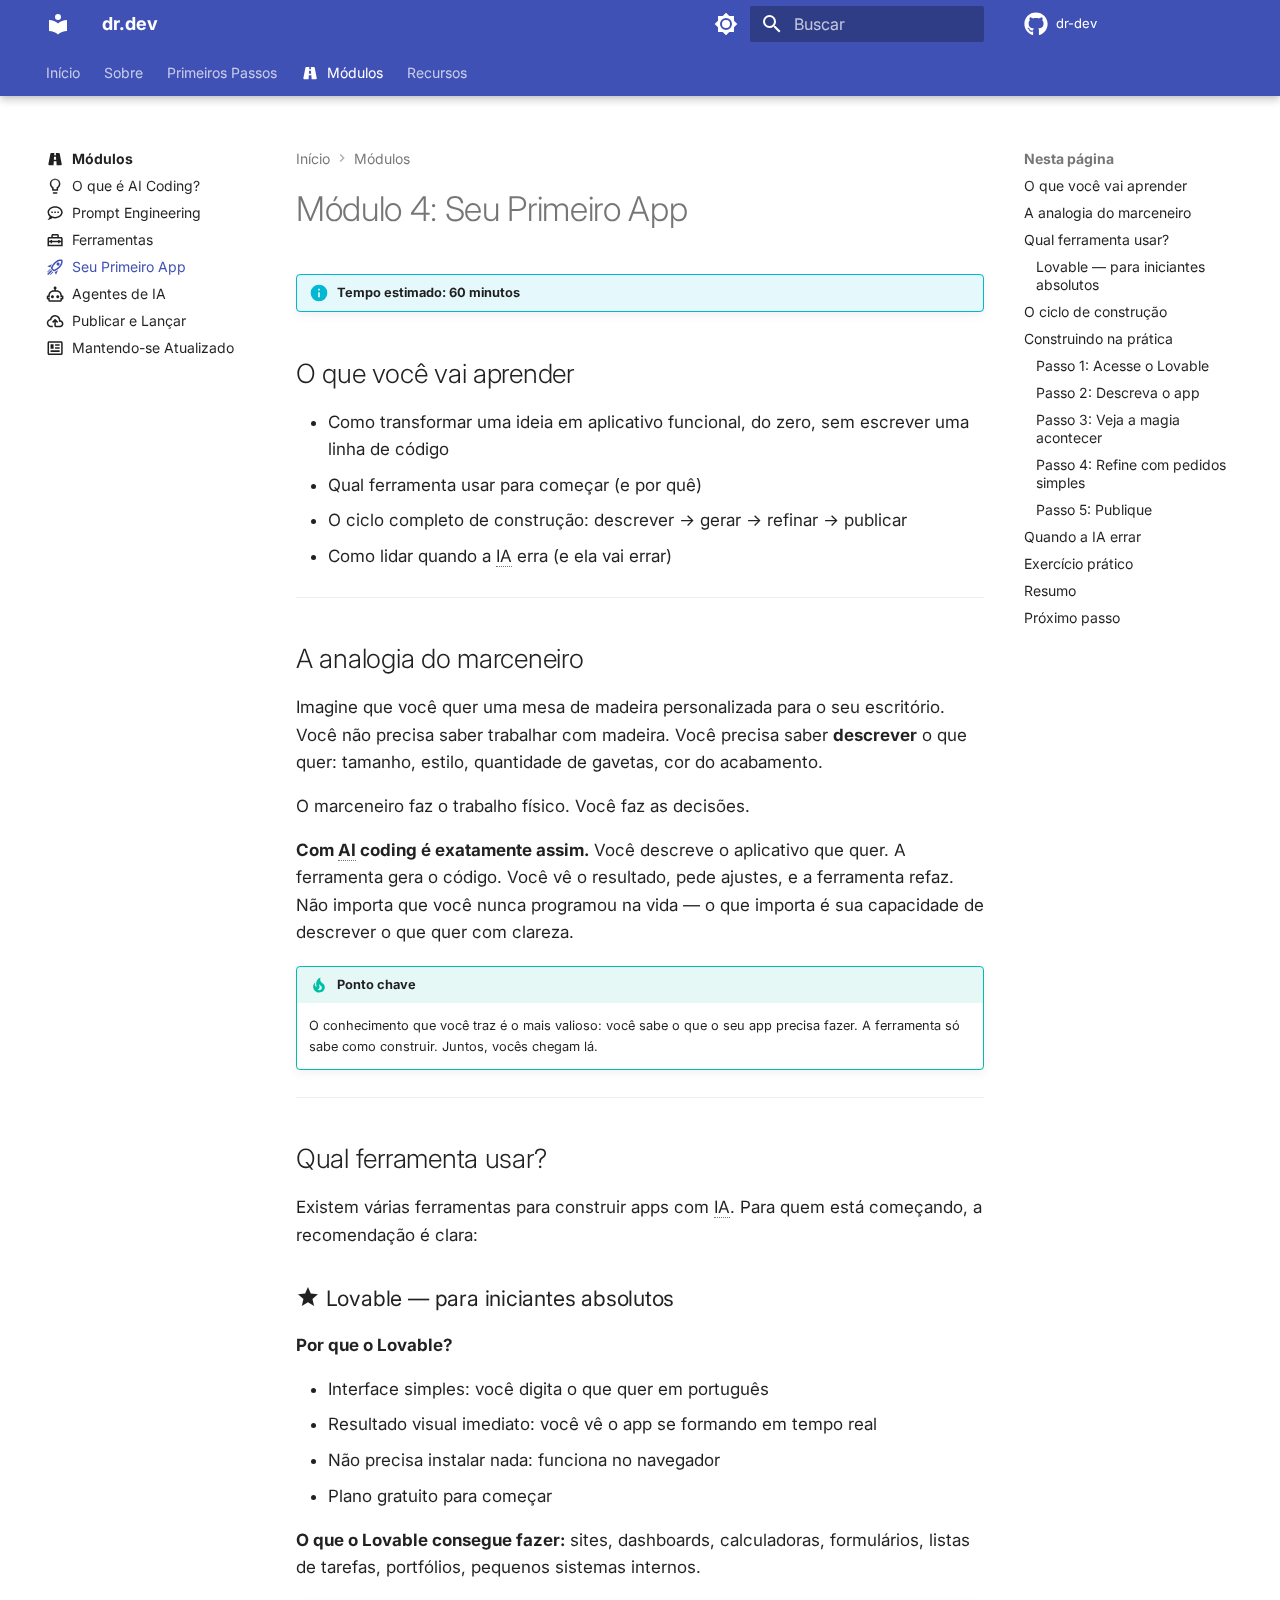
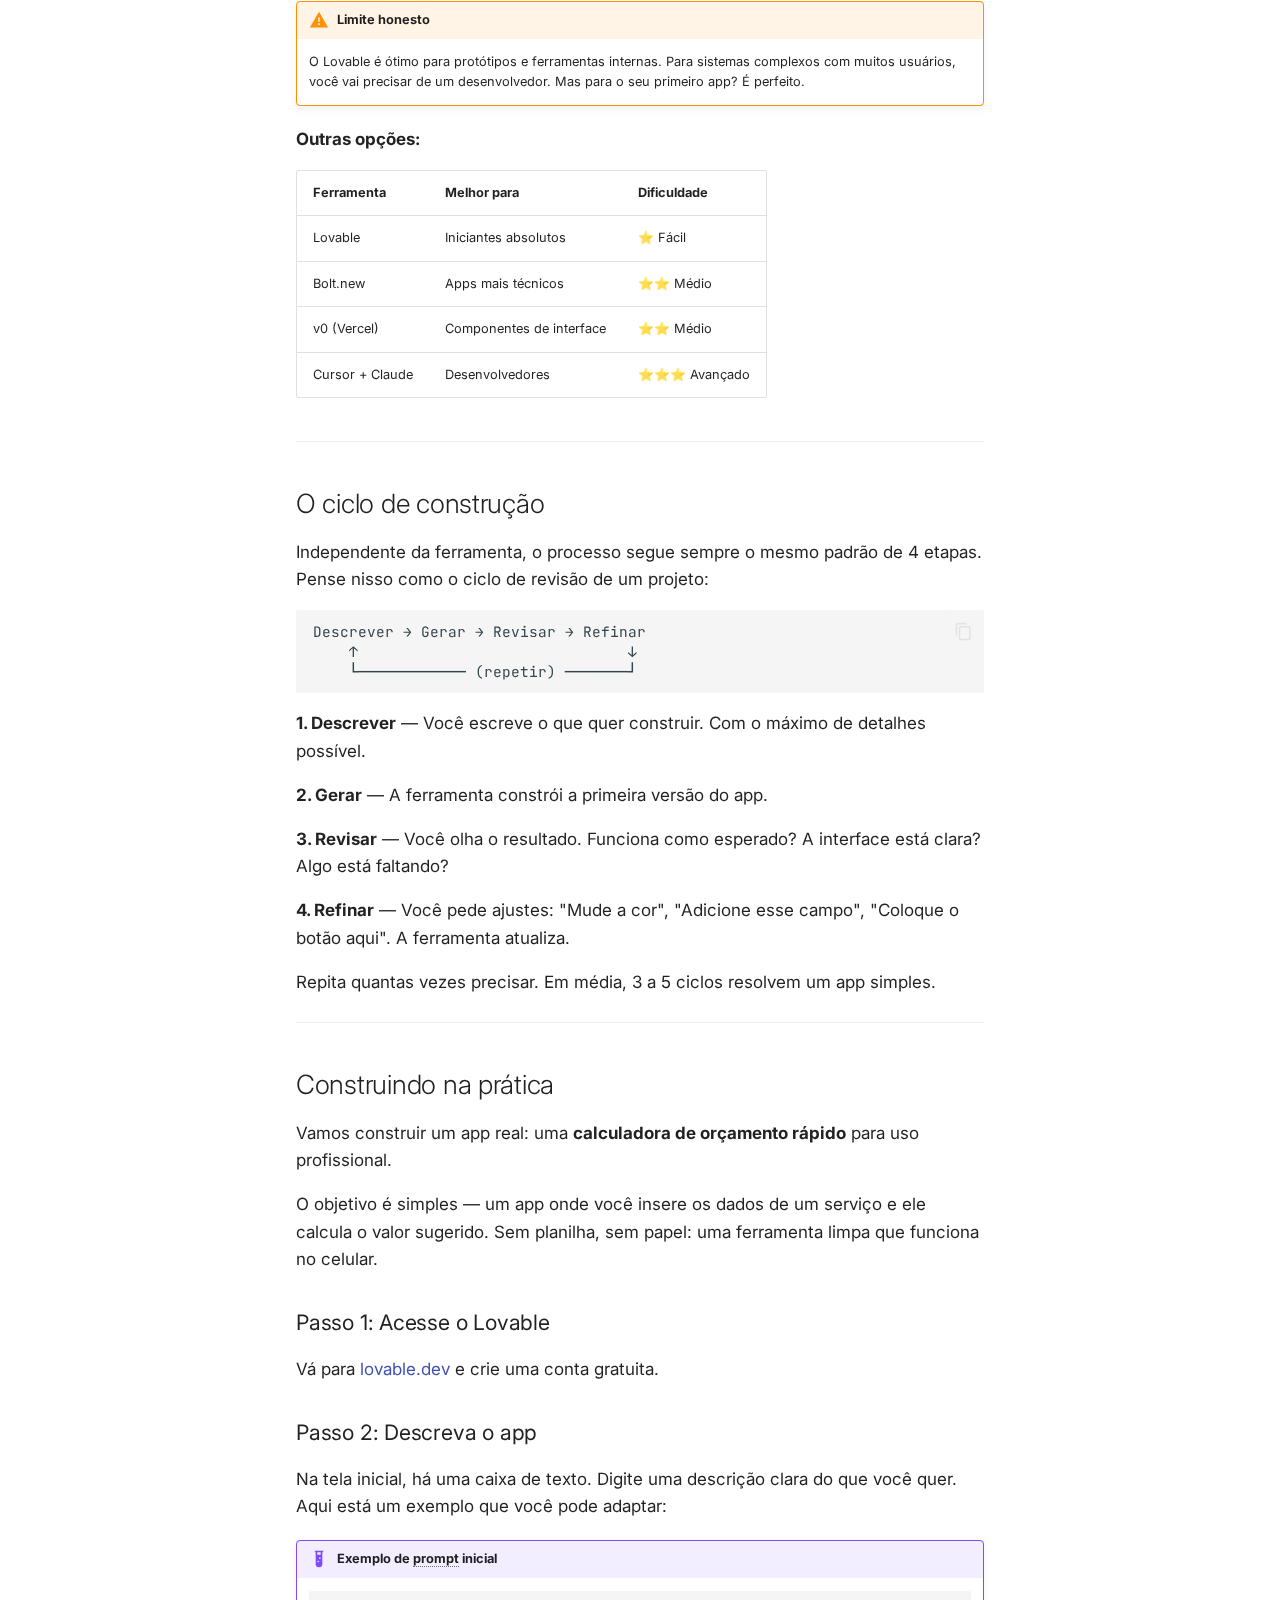
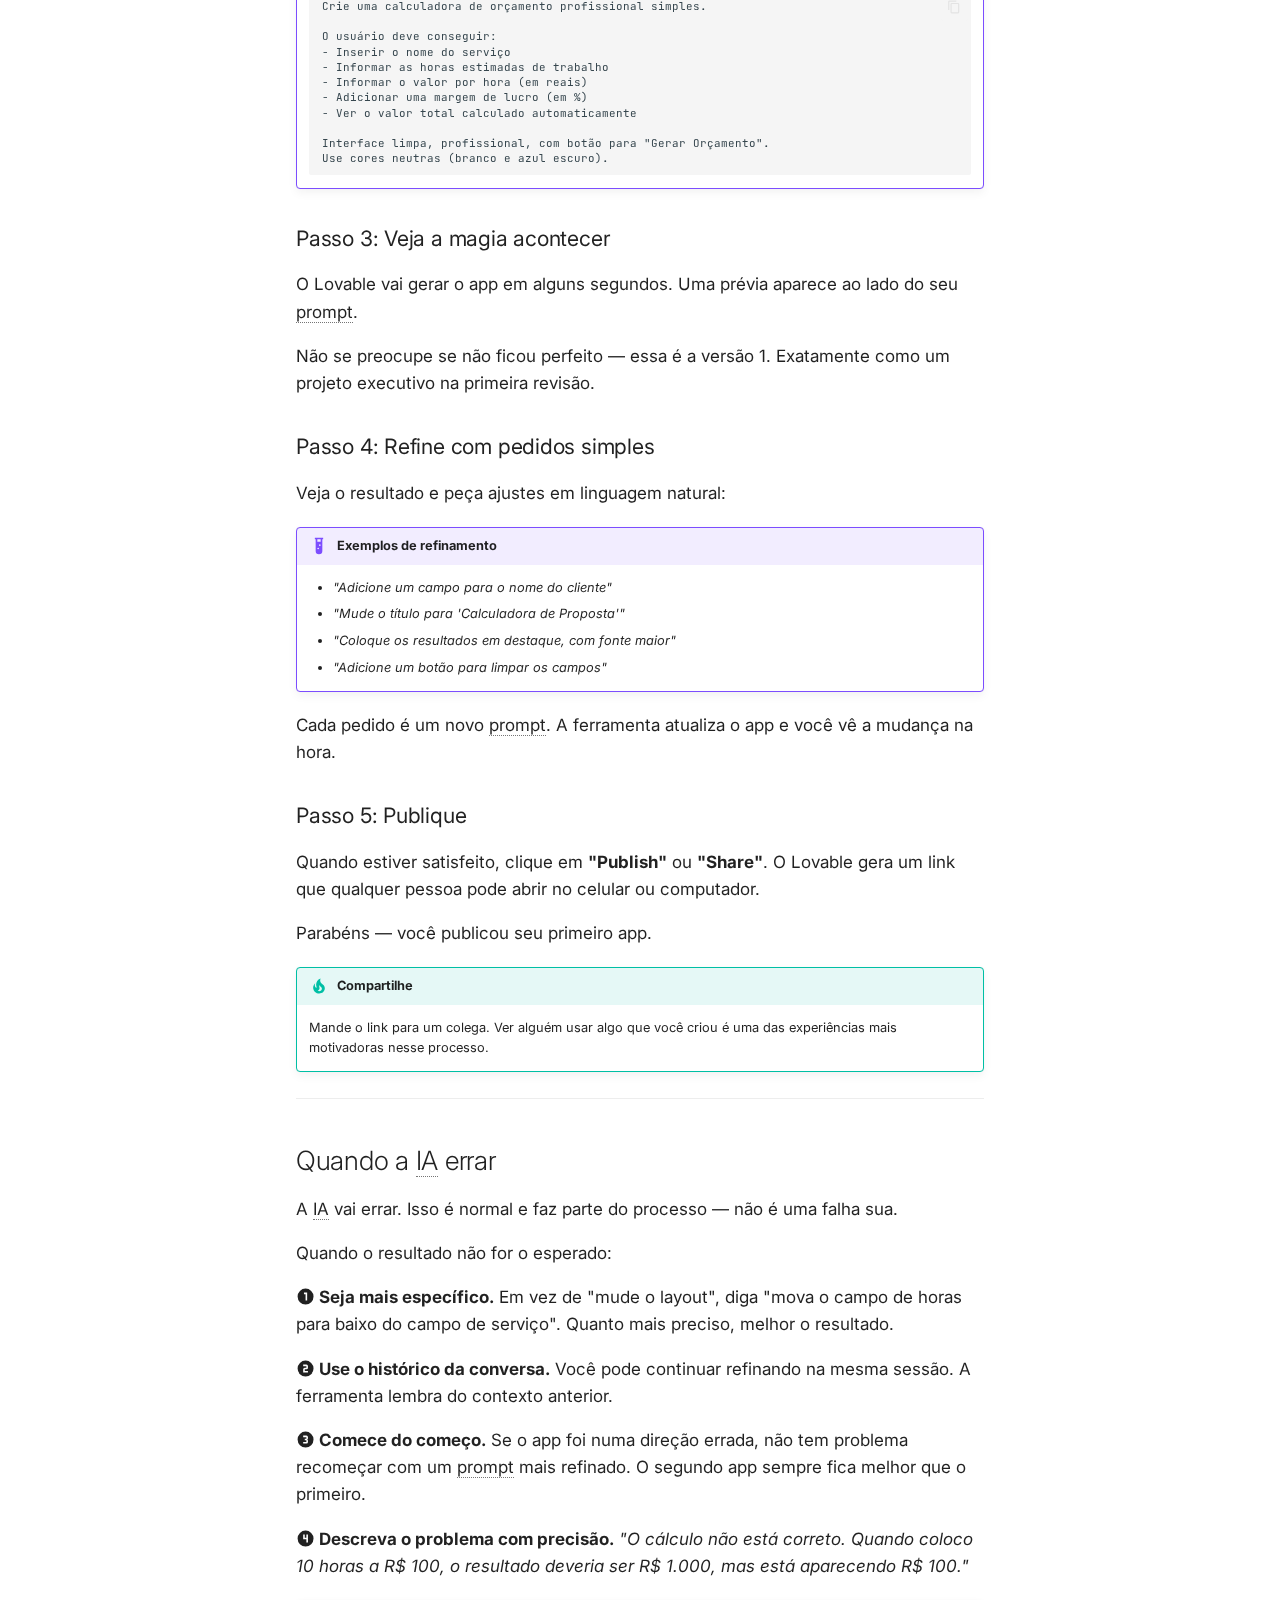
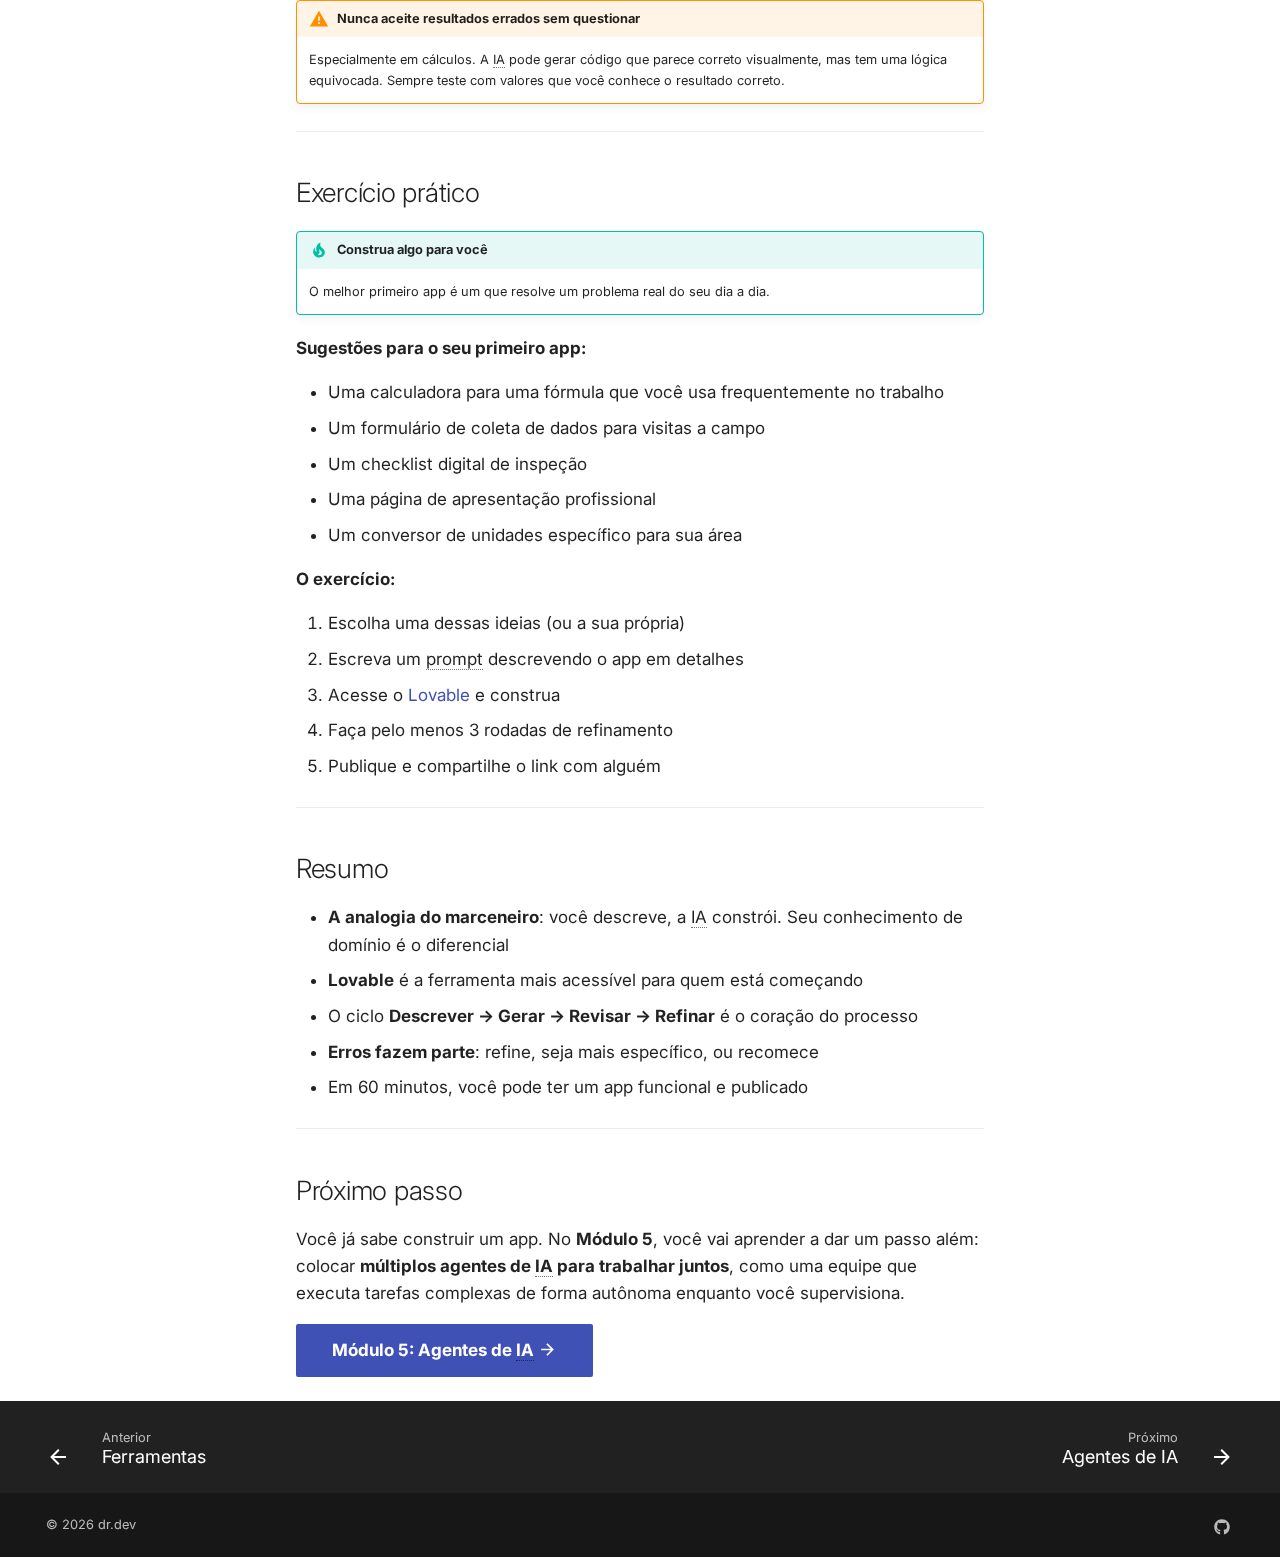
<file: modulos/04-primeiro-app/index.html>
<!doctype html><html lang=pt class=no-js> <head><meta charset=utf-8><meta name=viewport content="width=device-width,initial-scale=1"><meta name=description content="Aprenda a criar aplicações com inteligência artificial, mesmo sem saber programar. Um guia prático e direto ao ponto."><meta name=author content=dr.dev><link href=https://gabrielgsn.github.io/dr-dev/modulos/04-primeiro-app/ rel=canonical><link href=../03-ferramentas/ rel=prev><link href=../05-agentes/ rel=next><link rel=icon href=../../assets/images/favicon.png><meta name=generator content="mkdocs-1.6.1, mkdocs-material-9.7.3"><title>Seu Primeiro App - dr.dev</title><link rel=stylesheet href=../../assets/stylesheets/main.484c7ddc.min.css><link rel=stylesheet href=../../assets/stylesheets/palette.ab4e12ef.min.css><link rel=preconnect href=https://fonts.gstatic.com crossorigin><link rel=stylesheet href="https://fonts.googleapis.com/css?family=Inter:300,300i,400,400i,700,700i%7CJetBrains+Mono:400,400i,700,700i&display=fallback"><style>:root{--md-text-font:"Inter";--md-code-font:"JetBrains Mono"}</style><link rel=stylesheet href=../../assets/stylesheets/extra.css><script>__md_scope=new URL("../..",location),__md_hash=e=>[...e].reduce(((e,_)=>(e<<5)-e+_.charCodeAt(0)),0),__md_get=(e,_=localStorage,t=__md_scope)=>JSON.parse(_.getItem(t.pathname+"."+e)),__md_set=(e,_,t=localStorage,a=__md_scope)=>{try{t.setItem(a.pathname+"."+e,JSON.stringify(_))}catch(e){}}</script></head> <body dir=ltr data-md-color-scheme=default data-md-color-primary=indigo data-md-color-accent=deep-purple> <input class=md-toggle data-md-toggle=drawer type=checkbox id=__drawer autocomplete=off> <input class=md-toggle data-md-toggle=search type=checkbox id=__search autocomplete=off> <label class=md-overlay for=__drawer></label> <div data-md-component=skip> <a href=#modulo-4-seu-primeiro-app class=md-skip> Pular para conteúdo </a> </div> <div data-md-component=announce> </div> <header class="md-header md-header--shadow md-header--lifted" data-md-component=header> <nav class="md-header__inner md-grid" aria-label=Cabeçalho> <a href=../.. title=dr.dev class="md-header__button md-logo" aria-label=dr.dev data-md-component=logo> <svg xmlns=http://www.w3.org/2000/svg viewbox="0 0 24 24"><path d="M12 8a3 3 0 0 0 3-3 3 3 0 0 0-3-3 3 3 0 0 0-3 3 3 3 0 0 0 3 3m0 3.54C9.64 9.35 6.5 8 3 8v11c3.5 0 6.64 1.35 9 3.54 2.36-2.19 5.5-3.54 9-3.54V8c-3.5 0-6.64 1.35-9 3.54"/></svg> </a> <label class="md-header__button md-icon" for=__drawer> <svg xmlns=http://www.w3.org/2000/svg viewbox="0 0 24 24"><path d="M3 6h18v2H3zm0 5h18v2H3zm0 5h18v2H3z"/></svg> </label> <div class=md-header__title data-md-component=header-title> <div class=md-header__ellipsis> <div class=md-header__topic> <span class=md-ellipsis> dr.dev </span> </div> <div class=md-header__topic data-md-component=header-topic> <span class=md-ellipsis> Seu Primeiro App </span> </div> </div> </div> <form class=md-header__option data-md-component=palette> <input class=md-option data-md-color-media data-md-color-scheme=default data-md-color-primary=indigo data-md-color-accent=deep-purple aria-label="Modo escuro" type=radio name=__palette id=__palette_0> <label class="md-header__button md-icon" title="Modo escuro" for=__palette_1 hidden> <svg xmlns=http://www.w3.org/2000/svg viewbox="0 0 24 24"><path d="M12 8a4 4 0 0 0-4 4 4 4 0 0 0 4 4 4 4 0 0 0 4-4 4 4 0 0 0-4-4m0 10a6 6 0 0 1-6-6 6 6 0 0 1 6-6 6 6 0 0 1 6 6 6 6 0 0 1-6 6m8-9.31V4h-4.69L12 .69 8.69 4H4v4.69L.69 12 4 15.31V20h4.69L12 23.31 15.31 20H20v-4.69L23.31 12z"/></svg> </label> <input class=md-option data-md-color-media data-md-color-scheme=slate data-md-color-primary=indigo data-md-color-accent=deep-purple aria-label="Modo claro" type=radio name=__palette id=__palette_1> <label class="md-header__button md-icon" title="Modo claro" for=__palette_0 hidden> <svg xmlns=http://www.w3.org/2000/svg viewbox="0 0 24 24"><path d="M12 18c-.89 0-1.74-.2-2.5-.55C11.56 16.5 13 14.42 13 12s-1.44-4.5-3.5-5.45C10.26 6.2 11.11 6 12 6a6 6 0 0 1 6 6 6 6 0 0 1-6 6m8-9.31V4h-4.69L12 .69 8.69 4H4v4.69L.69 12 4 15.31V20h4.69L12 23.31 15.31 20H20v-4.69L23.31 12z"/></svg> </label> </form> <script>var palette=__md_get("__palette");if(palette&&palette.color){if("(prefers-color-scheme)"===palette.color.media){var media=matchMedia("(prefers-color-scheme: light)"),input=document.querySelector(media.matches?"[data-md-color-media='(prefers-color-scheme: light)']":"[data-md-color-media='(prefers-color-scheme: dark)']");palette.color.media=input.getAttribute("data-md-color-media"),palette.color.scheme=input.getAttribute("data-md-color-scheme"),palette.color.primary=input.getAttribute("data-md-color-primary"),palette.color.accent=input.getAttribute("data-md-color-accent")}for(var[key,value]of Object.entries(palette.color))document.body.setAttribute("data-md-color-"+key,value)}</script> <label class="md-header__button md-icon" for=__search> <svg xmlns=http://www.w3.org/2000/svg viewbox="0 0 24 24"><path d="M9.5 3A6.5 6.5 0 0 1 16 9.5c0 1.61-.59 3.09-1.56 4.23l.27.27h.79l5 5-1.5 1.5-5-5v-.79l-.27-.27A6.52 6.52 0 0 1 9.5 16 6.5 6.5 0 0 1 3 9.5 6.5 6.5 0 0 1 9.5 3m0 2C7 5 5 7 5 9.5S7 14 9.5 14 14 12 14 9.5 12 5 9.5 5"/></svg> </label> <div class=md-search data-md-component=search role=dialog> <label class=md-search__overlay for=__search></label> <div class=md-search__inner role=search> <form class=md-search__form name=search> <input type=text class=md-search__input name=query aria-label=Buscar placeholder=Buscar autocapitalize=off autocorrect=off autocomplete=off spellcheck=false data-md-component=search-query required> <label class="md-search__icon md-icon" for=__search> <svg xmlns=http://www.w3.org/2000/svg viewbox="0 0 24 24"><path d="M9.5 3A6.5 6.5 0 0 1 16 9.5c0 1.61-.59 3.09-1.56 4.23l.27.27h.79l5 5-1.5 1.5-5-5v-.79l-.27-.27A6.52 6.52 0 0 1 9.5 16 6.5 6.5 0 0 1 3 9.5 6.5 6.5 0 0 1 9.5 3m0 2C7 5 5 7 5 9.5S7 14 9.5 14 14 12 14 9.5 12 5 9.5 5"/></svg> <svg xmlns=http://www.w3.org/2000/svg viewbox="0 0 24 24"><path d="M20 11v2H8l5.5 5.5-1.42 1.42L4.16 12l7.92-7.92L13.5 5.5 8 11z"/></svg> </label> <nav class=md-search__options aria-label=Pesquisar> <button type=reset class="md-search__icon md-icon" title=Limpar aria-label=Limpar tabindex=-1> <svg xmlns=http://www.w3.org/2000/svg viewbox="0 0 24 24"><path d="M19 6.41 17.59 5 12 10.59 6.41 5 5 6.41 10.59 12 5 17.59 6.41 19 12 13.41 17.59 19 19 17.59 13.41 12z"/></svg> </button> </nav> <div class=md-search__suggest data-md-component=search-suggest></div> </form> <div class=md-search__output> <div class=md-search__scrollwrap tabindex=0 data-md-scrollfix> <div class=md-search-result data-md-component=search-result> <div class=md-search-result__meta> Inicializando busca </div> <ol class=md-search-result__list role=presentation></ol> </div> </div> </div> </div> </div> <div class=md-header__source> <a href=https://github.com/gabrielgsn/dr-dev title="Ir para repositório" class=md-source data-md-component=source> <div class="md-source__icon md-icon"> <svg xmlns=http://www.w3.org/2000/svg viewbox="0 0 512 512"><!-- Font Awesome Free 7.1.0 by @fontawesome - https://fontawesome.com License - https://fontawesome.com/license/free (Icons: CC BY 4.0, Fonts: SIL OFL 1.1, Code: MIT License) Copyright 2025 Fonticons, Inc.--><path d="M173.9 397.4c0 2-2.3 3.6-5.2 3.6-3.3.3-5.6-1.3-5.6-3.6 0-2 2.3-3.6 5.2-3.6 3-.3 5.6 1.3 5.6 3.6m-31.1-4.5c-.7 2 1.3 4.3 4.3 4.9 2.6 1 5.6 0 6.2-2s-1.3-4.3-4.3-5.2c-2.6-.7-5.5.3-6.2 2.3m44.2-1.7c-2.9.7-4.9 2.6-4.6 4.9.3 2 2.9 3.3 5.9 2.6 2.9-.7 4.9-2.6 4.6-4.6-.3-1.9-3-3.2-5.9-2.9M252.8 8C114.1 8 8 113.3 8 252c0 110.9 69.8 205.8 169.5 239.2 12.8 2.3 17.3-5.6 17.3-12.1 0-6.2-.3-40.4-.3-61.4 0 0-70 15-84.7-29.8 0 0-11.4-29.1-27.8-36.6 0 0-22.9-15.7 1.6-15.4 0 0 24.9 2 38.6 25.8 21.9 38.6 58.6 27.5 72.9 20.9 2.3-16 8.8-27.1 16-33.7-55.9-6.2-112.3-14.3-112.3-110.5 0-27.5 7.6-41.3 23.6-58.9-2.6-6.5-11.1-33.3 2.6-67.9 20.9-6.5 69 27 69 27 20-5.6 41.5-8.5 62.8-8.5s42.8 2.9 62.8 8.5c0 0 48.1-33.6 69-27 13.7 34.7 5.2 61.4 2.6 67.9 16 17.7 25.8 31.5 25.8 58.9 0 96.5-58.9 104.2-114.8 110.5 9.2 7.9 17 22.9 17 46.4 0 33.7-.3 75.4-.3 83.6 0 6.5 4.6 14.4 17.3 12.1C436.2 457.8 504 362.9 504 252 504 113.3 391.5 8 252.8 8M105.2 352.9c-1.3 1-1 3.3.7 5.2 1.6 1.6 3.9 2.3 5.2 1 1.3-1 1-3.3-.7-5.2-1.6-1.6-3.9-2.3-5.2-1m-10.8-8.1c-.7 1.3.3 2.9 2.3 3.9 1.6 1 3.6.7 4.3-.7.7-1.3-.3-2.9-2.3-3.9-2-.6-3.6-.3-4.3.7m32.4 35.6c-1.6 1.3-1 4.3 1.3 6.2 2.3 2.3 5.2 2.6 6.5 1 1.3-1.3.7-4.3-1.3-6.2-2.2-2.3-5.2-2.6-6.5-1m-11.4-14.7c-1.6 1-1.6 3.6 0 5.9s4.3 3.3 5.6 2.3c1.6-1.3 1.6-3.9 0-6.2-1.4-2.3-4-3.3-5.6-2"/></svg> </div> <div class=md-source__repository> dr-dev </div> </a> </div> </nav> <nav class=md-tabs aria-label=Abas data-md-component=tabs> <div class=md-grid> <ul class=md-tabs__list> <li class=md-tabs__item> <a href=../.. class=md-tabs__link> Início </a> </li> <li class=md-tabs__item> <a href=../../sobre/ class=md-tabs__link> Sobre </a> </li> <li class=md-tabs__item> <a href=../../primeiros-passos/ class=md-tabs__link> Primeiros Passos </a> </li> <li class="md-tabs__item md-tabs__item--active"> <a href=../ class=md-tabs__link> <svg xmlns=http://www.w3.org/2000/svg viewbox="0 0 24 24"><path d="M18.1 4.8c-.1-.5-.5-.8-1-.8H13l.2 3h-2.4l.2-3H6.8c-.5 0-.9.4-1 .8l-2.7 14c-.1.6.4 1.2 1 1.2H10l.3-5h3.4l.3 5h5.8c.6 0 1.1-.6 1-1.2zM10.4 13l.2-4h2.6l.2 4z"/></svg> Módulos </a> </li> <li class=md-tabs__item> <a href=../../recursos/glossario/ class=md-tabs__link> Recursos </a> </li> </ul> </div> </nav> </header> <div class=md-container data-md-component=container> <main class=md-main data-md-component=main> <div class="md-main__inner md-grid"> <div class="md-sidebar md-sidebar--primary" data-md-component=sidebar data-md-type=navigation> <div class=md-sidebar__scrollwrap> <div class=md-sidebar__inner> <nav class="md-nav md-nav--primary md-nav--lifted" aria-label=Navegação data-md-level=0> <label class=md-nav__title for=__drawer> <a href=../.. title=dr.dev class="md-nav__button md-logo" aria-label=dr.dev data-md-component=logo> <svg xmlns=http://www.w3.org/2000/svg viewbox="0 0 24 24"><path d="M12 8a3 3 0 0 0 3-3 3 3 0 0 0-3-3 3 3 0 0 0-3 3 3 3 0 0 0 3 3m0 3.54C9.64 9.35 6.5 8 3 8v11c3.5 0 6.64 1.35 9 3.54 2.36-2.19 5.5-3.54 9-3.54V8c-3.5 0-6.64 1.35-9 3.54"/></svg> </a> dr.dev </label> <div class=md-nav__source> <a href=https://github.com/gabrielgsn/dr-dev title="Ir para repositório" class=md-source data-md-component=source> <div class="md-source__icon md-icon"> <svg xmlns=http://www.w3.org/2000/svg viewbox="0 0 512 512"><!-- Font Awesome Free 7.1.0 by @fontawesome - https://fontawesome.com License - https://fontawesome.com/license/free (Icons: CC BY 4.0, Fonts: SIL OFL 1.1, Code: MIT License) Copyright 2025 Fonticons, Inc.--><path d="M173.9 397.4c0 2-2.3 3.6-5.2 3.6-3.3.3-5.6-1.3-5.6-3.6 0-2 2.3-3.6 5.2-3.6 3-.3 5.6 1.3 5.6 3.6m-31.1-4.5c-.7 2 1.3 4.3 4.3 4.9 2.6 1 5.6 0 6.2-2s-1.3-4.3-4.3-5.2c-2.6-.7-5.5.3-6.2 2.3m44.2-1.7c-2.9.7-4.9 2.6-4.6 4.9.3 2 2.9 3.3 5.9 2.6 2.9-.7 4.9-2.6 4.6-4.6-.3-1.9-3-3.2-5.9-2.9M252.8 8C114.1 8 8 113.3 8 252c0 110.9 69.8 205.8 169.5 239.2 12.8 2.3 17.3-5.6 17.3-12.1 0-6.2-.3-40.4-.3-61.4 0 0-70 15-84.7-29.8 0 0-11.4-29.1-27.8-36.6 0 0-22.9-15.7 1.6-15.4 0 0 24.9 2 38.6 25.8 21.9 38.6 58.6 27.5 72.9 20.9 2.3-16 8.8-27.1 16-33.7-55.9-6.2-112.3-14.3-112.3-110.5 0-27.5 7.6-41.3 23.6-58.9-2.6-6.5-11.1-33.3 2.6-67.9 20.9-6.5 69 27 69 27 20-5.6 41.5-8.5 62.8-8.5s42.8 2.9 62.8 8.5c0 0 48.1-33.6 69-27 13.7 34.7 5.2 61.4 2.6 67.9 16 17.7 25.8 31.5 25.8 58.9 0 96.5-58.9 104.2-114.8 110.5 9.2 7.9 17 22.9 17 46.4 0 33.7-.3 75.4-.3 83.6 0 6.5 4.6 14.4 17.3 12.1C436.2 457.8 504 362.9 504 252 504 113.3 391.5 8 252.8 8M105.2 352.9c-1.3 1-1 3.3.7 5.2 1.6 1.6 3.9 2.3 5.2 1 1.3-1 1-3.3-.7-5.2-1.6-1.6-3.9-2.3-5.2-1m-10.8-8.1c-.7 1.3.3 2.9 2.3 3.9 1.6 1 3.6.7 4.3-.7.7-1.3-.3-2.9-2.3-3.9-2-.6-3.6-.3-4.3.7m32.4 35.6c-1.6 1.3-1 4.3 1.3 6.2 2.3 2.3 5.2 2.6 6.5 1 1.3-1.3.7-4.3-1.3-6.2-2.2-2.3-5.2-2.6-6.5-1m-11.4-14.7c-1.6 1-1.6 3.6 0 5.9s4.3 3.3 5.6 2.3c1.6-1.3 1.6-3.9 0-6.2-1.4-2.3-4-3.3-5.6-2"/></svg> </div> <div class=md-source__repository> dr-dev </div> </a> </div> <ul class=md-nav__list data-md-scrollfix> <li class=md-nav__item> <a href=../.. class=md-nav__link> <span class=md-ellipsis> Início </span> </a> </li> <li class=md-nav__item> <a href=../../sobre/ class=md-nav__link> <span class=md-ellipsis> Sobre </span> </a> </li> <li class=md-nav__item> <a href=../../primeiros-passos/ class=md-nav__link> <svg xmlns=http://www.w3.org/2000/svg viewbox="0 0 24 24"><path d="m13.13 22.19-1.63-3.83c1.57-.58 3.04-1.36 4.4-2.27zM5.64 12.5l-3.83-1.63 6.1-2.77C7 9.46 6.22 10.93 5.64 12.5M19.22 4c.28 0 .53 0 .74.05.17 1.39-.02 4.25-3.3 7.53-1.7 1.71-3.73 3.02-6.01 3.89l-2.15-2.1c.92-2.31 2.23-4.34 3.92-6.03C15.18 4.58 17.64 4 19.22 4m0-2c-1.98 0-4.98.69-8.22 3.93-2.19 2.19-3.5 4.6-4.35 6.71-.28.75-.09 1.57.46 2.13l2.13 2.12c.38.38.89.61 1.42.61.23 0 .47-.06.7-.15A19.1 19.1 0 0 0 18.07 13c5.66-5.66 3.54-10.61 3.54-10.61S20.7 2 19.22 2m-4.68 7.46c-.78-.78-.78-2.05 0-2.83s2.05-.78 2.83 0c.77.78.78 2.05 0 2.83s-2.05.78-2.83 0m-5.66 7.07-1.41-1.41zM6.24 22l3.64-3.64c-.34-.09-.67-.24-.97-.45L4.83 22zM2 22h1.41l4.77-4.76-1.42-1.41L2 20.59zm0-2.83 4.09-4.08c-.21-.3-.36-.62-.45-.97L2 17.76z"/></svg> <span class=md-ellipsis> Primeiros Passos </span> </a> </li> <li class="md-nav__item md-nav__item--active md-nav__item--section md-nav__item--nested"> <input class="md-nav__toggle md-toggle " type=checkbox id=__nav_4 checked> <div class="md-nav__link md-nav__container"> <a href=../ class="md-nav__link "> <svg xmlns=http://www.w3.org/2000/svg viewbox="0 0 24 24"><path d="M18.1 4.8c-.1-.5-.5-.8-1-.8H13l.2 3h-2.4l.2-3H6.8c-.5 0-.9.4-1 .8l-2.7 14c-.1.6.4 1.2 1 1.2H10l.3-5h3.4l.3 5h5.8c.6 0 1.1-.6 1-1.2zM10.4 13l.2-4h2.6l.2 4z"/></svg> <span class=md-ellipsis> Módulos </span> </a> <label class="md-nav__link " for=__nav_4 id=__nav_4_label tabindex> <span class="md-nav__icon md-icon"></span> </label> </div> <nav class=md-nav data-md-level=1 aria-labelledby=__nav_4_label aria-expanded=true> <label class=md-nav__title for=__nav_4> <span class="md-nav__icon md-icon"></span> Módulos </label> <ul class=md-nav__list data-md-scrollfix> <li class=md-nav__item> <a href=../01-o-que-e-ai-coding/ class=md-nav__link> <svg xmlns=http://www.w3.org/2000/svg viewbox="0 0 24 24"><path d="M12 2a7 7 0 0 1 7 7c0 2.38-1.19 4.47-3 5.74V17a1 1 0 0 1-1 1H9a1 1 0 0 1-1-1v-2.26C6.19 13.47 5 11.38 5 9a7 7 0 0 1 7-7M9 21v-1h6v1a1 1 0 0 1-1 1h-4a1 1 0 0 1-1-1m3-17a5 5 0 0 0-5 5c0 2.05 1.23 3.81 3 4.58V16h4v-2.42c1.77-.77 3-2.53 3-4.58a5 5 0 0 0-5-5"/></svg> <span class=md-ellipsis> O que é AI Coding? </span> </a> </li> <li class=md-nav__item> <a href=../02-prompt-engineering/ class=md-nav__link> <svg xmlns=http://www.w3.org/2000/svg viewbox="0 0 24 24"><path d="M12 3C6.5 3 2 6.58 2 11a7.22 7.22 0 0 0 2.75 5.5c0 .6-.42 2.17-2.75 4.5 2.37-.11 4.64-1 6.47-2.5 1.14.33 2.34.5 3.53.5 5.5 0 10-3.58 10-8s-4.5-8-10-8m0 14c-4.42 0-8-2.69-8-6s3.58-6 8-6 8 2.69 8 6-3.58 6-8 6m5-5v-2h-2v2zm-4 0v-2h-2v2zm-4 0v-2H7v2z"/></svg> <span class=md-ellipsis> Prompt Engineering </span> </a> </li> <li class=md-nav__item> <a href=../03-ferramentas/ class=md-nav__link> <svg xmlns=http://www.w3.org/2000/svg viewbox="0 0 24 24"><path d="M20 8h-3V6c0-1.1-.9-2-2-2H9c-1.1 0-2 .9-2 2v2H4c-1.1 0-2 .9-2 2v10h20V10c0-1.1-.9-2-2-2M9 6h6v2H9zm11 12H4v-3h2v1h2v-1h8v1h2v-1h2zm-2-5v-1h-2v1H8v-1H6v1H4v-3h16v3z"/></svg> <span class=md-ellipsis> Ferramentas </span> </a> </li> <li class="md-nav__item md-nav__item--active"> <input class="md-nav__toggle md-toggle" type=checkbox id=__toc> <label class="md-nav__link md-nav__link--active" for=__toc> <svg xmlns=http://www.w3.org/2000/svg viewbox="0 0 24 24"><path d="m13.13 22.19-1.63-3.83c1.57-.58 3.04-1.36 4.4-2.27zM5.64 12.5l-3.83-1.63 6.1-2.77C7 9.46 6.22 10.93 5.64 12.5M19.22 4c.28 0 .53 0 .74.05.17 1.39-.02 4.25-3.3 7.53-1.7 1.71-3.73 3.02-6.01 3.89l-2.15-2.1c.92-2.31 2.23-4.34 3.92-6.03C15.18 4.58 17.64 4 19.22 4m0-2c-1.98 0-4.98.69-8.22 3.93-2.19 2.19-3.5 4.6-4.35 6.71-.28.75-.09 1.57.46 2.13l2.13 2.12c.38.38.89.61 1.42.61.23 0 .47-.06.7-.15A19.1 19.1 0 0 0 18.07 13c5.66-5.66 3.54-10.61 3.54-10.61S20.7 2 19.22 2m-4.68 7.46c-.78-.78-.78-2.05 0-2.83s2.05-.78 2.83 0c.77.78.78 2.05 0 2.83s-2.05.78-2.83 0m-5.66 7.07-1.41-1.41zM6.24 22l3.64-3.64c-.34-.09-.67-.24-.97-.45L4.83 22zM2 22h1.41l4.77-4.76-1.42-1.41L2 20.59zm0-2.83 4.09-4.08c-.21-.3-.36-.62-.45-.97L2 17.76z"/></svg> <span class=md-ellipsis> Seu Primeiro App </span> <span class="md-nav__icon md-icon"></span> </label> <a href=./ class="md-nav__link md-nav__link--active"> <svg xmlns=http://www.w3.org/2000/svg viewbox="0 0 24 24"><path d="m13.13 22.19-1.63-3.83c1.57-.58 3.04-1.36 4.4-2.27zM5.64 12.5l-3.83-1.63 6.1-2.77C7 9.46 6.22 10.93 5.64 12.5M19.22 4c.28 0 .53 0 .74.05.17 1.39-.02 4.25-3.3 7.53-1.7 1.71-3.73 3.02-6.01 3.89l-2.15-2.1c.92-2.31 2.23-4.34 3.92-6.03C15.18 4.58 17.64 4 19.22 4m0-2c-1.98 0-4.98.69-8.22 3.93-2.19 2.19-3.5 4.6-4.35 6.71-.28.75-.09 1.57.46 2.13l2.13 2.12c.38.38.89.61 1.42.61.23 0 .47-.06.7-.15A19.1 19.1 0 0 0 18.07 13c5.66-5.66 3.54-10.61 3.54-10.61S20.7 2 19.22 2m-4.68 7.46c-.78-.78-.78-2.05 0-2.83s2.05-.78 2.83 0c.77.78.78 2.05 0 2.83s-2.05.78-2.83 0m-5.66 7.07-1.41-1.41zM6.24 22l3.64-3.64c-.34-.09-.67-.24-.97-.45L4.83 22zM2 22h1.41l4.77-4.76-1.42-1.41L2 20.59zm0-2.83 4.09-4.08c-.21-.3-.36-.62-.45-.97L2 17.76z"/></svg> <span class=md-ellipsis> Seu Primeiro App </span> </a> <nav class="md-nav md-nav--secondary" aria-label="Nesta página"> <label class=md-nav__title for=__toc> <span class="md-nav__icon md-icon"></span> Nesta página </label> <ul class=md-nav__list data-md-component=toc data-md-scrollfix> <li class=md-nav__item> <a href=#o-que-voce-vai-aprender class=md-nav__link> <span class=md-ellipsis> O que você vai aprender </span> </a> </li> <li class=md-nav__item> <a href=#a-analogia-do-marceneiro class=md-nav__link> <span class=md-ellipsis> A analogia do marceneiro </span> </a> </li> <li class=md-nav__item> <a href=#qual-ferramenta-usar class=md-nav__link> <span class=md-ellipsis> Qual ferramenta usar? </span> </a> <nav class=md-nav aria-label="Qual ferramenta usar?"> <ul class=md-nav__list> <li class=md-nav__item> <a href=#lovable-para-iniciantes-absolutos class=md-nav__link> <span class=md-ellipsis> Lovable — para iniciantes absolutos </span> </a> </li> </ul> </nav> </li> <li class=md-nav__item> <a href=#o-ciclo-de-construcao class=md-nav__link> <span class=md-ellipsis> O ciclo de construção </span> </a> </li> <li class=md-nav__item> <a href=#construindo-na-pratica class=md-nav__link> <span class=md-ellipsis> Construindo na prática </span> </a> <nav class=md-nav aria-label="Construindo na prática"> <ul class=md-nav__list> <li class=md-nav__item> <a href=#passo-1-acesse-o-lovable class=md-nav__link> <span class=md-ellipsis> Passo 1: Acesse o Lovable </span> </a> </li> <li class=md-nav__item> <a href=#passo-2-descreva-o-app class=md-nav__link> <span class=md-ellipsis> Passo 2: Descreva o app </span> </a> </li> <li class=md-nav__item> <a href=#passo-3-veja-a-magia-acontecer class=md-nav__link> <span class=md-ellipsis> Passo 3: Veja a magia acontecer </span> </a> </li> <li class=md-nav__item> <a href=#passo-4-refine-com-pedidos-simples class=md-nav__link> <span class=md-ellipsis> Passo 4: Refine com pedidos simples </span> </a> </li> <li class=md-nav__item> <a href=#passo-5-publique class=md-nav__link> <span class=md-ellipsis> Passo 5: Publique </span> </a> </li> </ul> </nav> </li> <li class=md-nav__item> <a href=#quando-a-ia-errar class=md-nav__link> <span class=md-ellipsis> Quando a IA errar </span> </a> </li> <li class=md-nav__item> <a href=#exercicio-pratico class=md-nav__link> <span class=md-ellipsis> Exercício prático </span> </a> </li> <li class=md-nav__item> <a href=#resumo class=md-nav__link> <span class=md-ellipsis> Resumo </span> </a> </li> <li class=md-nav__item> <a href=#proximo-passo class=md-nav__link> <span class=md-ellipsis> Próximo passo </span> </a> </li> </ul> </nav> </li> <li class=md-nav__item> <a href=../05-agentes/ class=md-nav__link> <svg xmlns=http://www.w3.org/2000/svg viewbox="0 0 24 24"><path d="M17.5 15.5c0 1.11-.89 2-2 2s-2-.89-2-2 .9-2 2-2 2 .9 2 2m-9-2c-1.1 0-2 .9-2 2s.9 2 2 2 2-.89 2-2-.89-2-2-2M23 15v3c0 .55-.45 1-1 1h-1v1c0 1.11-.89 2-2 2H5a2 2 0 0 1-2-2v-1H2c-.55 0-1-.45-1-1v-3c0-.55.45-1 1-1h1c0-3.87 3.13-7 7-7h1V5.73c-.6-.34-1-.99-1-1.73 0-1.1.9-2 2-2s2 .9 2 2c0 .74-.4 1.39-1 1.73V7h1c3.87 0 7 3.13 7 7h1c.55 0 1 .45 1 1m-2 1h-2v-2c0-2.76-2.24-5-5-5h-4c-2.76 0-5 2.24-5 5v2H3v1h2v3h14v-3h2z"/></svg> <span class=md-ellipsis> Agentes de IA </span> </a> </li> <li class=md-nav__item> <a href=../06-deploy/ class=md-nav__link> <svg xmlns=http://www.w3.org/2000/svg viewbox="0 0 24 24"><path d="M6.5 20q-2.28 0-3.89-1.57Q1 16.85 1 14.58q0-1.95 1.17-3.48 1.18-1.53 3.08-1.95.63-2.3 2.5-3.72Q9.63 4 12 4q2.93 0 4.96 2.04Q19 8.07 19 11q1.73.2 2.86 1.5 1.14 1.28 1.14 3 0 1.88-1.31 3.19T18.5 20H13q-.82 0-1.41-.59Q11 18.83 11 18v-5.15L9.4 14.4 8 13l4-4 4 4-1.4 1.4-1.6-1.55V18h5.5q1.05 0 1.77-.73.73-.72.73-1.77t-.73-1.77Q19.55 13 18.5 13H17v-2q0-2.07-1.46-3.54Q14.08 6 12 6 9.93 6 8.46 7.46 7 8.93 7 11h-.5q-1.45 0-2.47 1.03Q3 13.05 3 14.5T4.03 17q1.02 1 2.47 1H9v2m3-7"/></svg> <span class=md-ellipsis> Publicar e Lançar </span> </a> </li> <li class=md-nav__item> <a href=../07-atualizado/ class=md-nav__link> <svg xmlns=http://www.w3.org/2000/svg viewbox="0 0 24 24"><path d="M20 5v14H4V5zm0-2H4c-1.11 0-2 .89-2 2v14c0 1.11.89 2 2 2h16c1.11 0 2-.89 2-2V5c0-1.11-.89-2-2-2m-2 12H6v2h12zm-8-8H6v6h4zm2 2h6V7h-6zm6 2h-6v2h6z"/></svg> <span class=md-ellipsis> Mantendo-se Atualizado </span> </a> </li> </ul> </nav> </li> <li class="md-nav__item md-nav__item--nested"> <input class="md-nav__toggle md-toggle " type=checkbox id=__nav_5> <label class=md-nav__link for=__nav_5 id=__nav_5_label tabindex=0> <span class=md-ellipsis> Recursos </span> <span class="md-nav__icon md-icon"></span> </label> <nav class=md-nav data-md-level=1 aria-labelledby=__nav_5_label aria-expanded=false> <label class=md-nav__title for=__nav_5> <span class="md-nav__icon md-icon"></span> Recursos </label> <ul class=md-nav__list data-md-scrollfix> <li class=md-nav__item> <a href=../../recursos/glossario/ class=md-nav__link> <svg xmlns=http://www.w3.org/2000/svg viewbox="0 0 24 24"><path d="M5.81 2C4.83 2.09 4 3 4 4v16c0 1.05.95 2 2 2h12c1.05 0 2-.95 2-2V4a2 2 0 0 0-2-2h-6v7L9.5 7.5 7 9V2H5.81M12 13h1a1 1 0 0 1 1 1v4h-1v-2h-1v2h-1v-4a1 1 0 0 1 1-1m0 1v1h1v-1zm3 1h3v1l-2 3h2v1h-3v-1l2-3h-2z"/></svg> <span class=md-ellipsis> Glossário </span> </a> </li> <li class=md-nav__item> <a href=../../recursos/links-uteis/ class=md-nav__link> <svg xmlns=http://www.w3.org/2000/svg viewbox="0 0 24 24"><path d="M10.59 13.41c.41.39.41 1.03 0 1.42-.39.39-1.03.39-1.42 0a5.003 5.003 0 0 1 0-7.07l3.54-3.54a5.003 5.003 0 0 1 7.07 0 5.003 5.003 0 0 1 0 7.07l-1.49 1.49c.01-.82-.12-1.64-.4-2.42l.47-.48a2.98 2.98 0 0 0 0-4.24 2.98 2.98 0 0 0-4.24 0l-3.53 3.53a2.98 2.98 0 0 0 0 4.24m2.82-4.24c.39-.39 1.03-.39 1.42 0a5.003 5.003 0 0 1 0 7.07l-3.54 3.54a5.003 5.003 0 0 1-7.07 0 5.003 5.003 0 0 1 0-7.07l1.49-1.49c-.01.82.12 1.64.4 2.43l-.47.47a2.98 2.98 0 0 0 0 4.24 2.98 2.98 0 0 0 4.24 0l3.53-3.53a2.98 2.98 0 0 0 0-4.24.973.973 0 0 1 0-1.42"/></svg> <span class=md-ellipsis> Links Úteis </span> </a> </li> <li class=md-nav__item> <a href=../../recursos/faq/ class=md-nav__link> <svg xmlns=http://www.w3.org/2000/svg viewbox="0 0 24 24"><path d="M18 15H6l-4 4V3a1 1 0 0 1 1-1h15a1 1 0 0 1 1 1v11a1 1 0 0 1-1 1m5-6v14l-4-4H8a1 1 0 0 1-1-1v-1h14V8h1a1 1 0 0 1 1 1M8.19 4c-.87 0-1.57.2-2.11.59-.52.41-.78.98-.77 1.77l.01.03h1.93c.01-.3.1-.53.28-.69a1 1 0 0 1 .66-.23c.31 0 .57.1.75.28.18.19.26.45.26.75 0 .32-.07.59-.23.82-.14.23-.35.43-.61.59-.51.34-.86.64-1.05.91C7.11 9.08 7 9.5 7 10h2c0-.31.04-.56.13-.74s.26-.36.51-.52c.45-.24.82-.53 1.11-.93s.44-.81.44-1.31c0-.76-.27-1.37-.81-1.82C9.85 4.23 9.12 4 8.19 4M7 11v2h2v-2zm6 2h2v-2h-2zm0-9v6h2V4z"/></svg> <span class=md-ellipsis> FAQ </span> </a> </li> </ul> </nav> </li> </ul> </nav> </div> </div> </div> <div class="md-sidebar md-sidebar--secondary" data-md-component=sidebar data-md-type=toc> <div class=md-sidebar__scrollwrap> <div class=md-sidebar__inner> <nav class="md-nav md-nav--secondary" aria-label="Nesta página"> <label class=md-nav__title for=__toc> <span class="md-nav__icon md-icon"></span> Nesta página </label> <ul class=md-nav__list data-md-component=toc data-md-scrollfix> <li class=md-nav__item> <a href=#o-que-voce-vai-aprender class=md-nav__link> <span class=md-ellipsis> O que você vai aprender </span> </a> </li> <li class=md-nav__item> <a href=#a-analogia-do-marceneiro class=md-nav__link> <span class=md-ellipsis> A analogia do marceneiro </span> </a> </li> <li class=md-nav__item> <a href=#qual-ferramenta-usar class=md-nav__link> <span class=md-ellipsis> Qual ferramenta usar? </span> </a> <nav class=md-nav aria-label="Qual ferramenta usar?"> <ul class=md-nav__list> <li class=md-nav__item> <a href=#lovable-para-iniciantes-absolutos class=md-nav__link> <span class=md-ellipsis> Lovable — para iniciantes absolutos </span> </a> </li> </ul> </nav> </li> <li class=md-nav__item> <a href=#o-ciclo-de-construcao class=md-nav__link> <span class=md-ellipsis> O ciclo de construção </span> </a> </li> <li class=md-nav__item> <a href=#construindo-na-pratica class=md-nav__link> <span class=md-ellipsis> Construindo na prática </span> </a> <nav class=md-nav aria-label="Construindo na prática"> <ul class=md-nav__list> <li class=md-nav__item> <a href=#passo-1-acesse-o-lovable class=md-nav__link> <span class=md-ellipsis> Passo 1: Acesse o Lovable </span> </a> </li> <li class=md-nav__item> <a href=#passo-2-descreva-o-app class=md-nav__link> <span class=md-ellipsis> Passo 2: Descreva o app </span> </a> </li> <li class=md-nav__item> <a href=#passo-3-veja-a-magia-acontecer class=md-nav__link> <span class=md-ellipsis> Passo 3: Veja a magia acontecer </span> </a> </li> <li class=md-nav__item> <a href=#passo-4-refine-com-pedidos-simples class=md-nav__link> <span class=md-ellipsis> Passo 4: Refine com pedidos simples </span> </a> </li> <li class=md-nav__item> <a href=#passo-5-publique class=md-nav__link> <span class=md-ellipsis> Passo 5: Publique </span> </a> </li> </ul> </nav> </li> <li class=md-nav__item> <a href=#quando-a-ia-errar class=md-nav__link> <span class=md-ellipsis> Quando a IA errar </span> </a> </li> <li class=md-nav__item> <a href=#exercicio-pratico class=md-nav__link> <span class=md-ellipsis> Exercício prático </span> </a> </li> <li class=md-nav__item> <a href=#resumo class=md-nav__link> <span class=md-ellipsis> Resumo </span> </a> </li> <li class=md-nav__item> <a href=#proximo-passo class=md-nav__link> <span class=md-ellipsis> Próximo passo </span> </a> </li> </ul> </nav> </div> </div> </div> <div class=md-content data-md-component=content> <nav class=md-path aria-label=Navegação> <ol class=md-path__list> <li class=md-path__item> <a href=../.. class=md-path__link> <span class=md-ellipsis> Início </span> </a> </li> <li class=md-path__item> <a href=../ class=md-path__link> <span class=md-ellipsis> Módulos </span> </a> </li> </ol> </nav> <article class="md-content__inner md-typeset"> <h1 id=modulo-4-seu-primeiro-app>Módulo 4: Seu Primeiro App<a class=headerlink href=#modulo-4-seu-primeiro-app title="Permanent link">&para;</a></h1> <div class="admonition info"> <p class=admonition-title>Tempo estimado: 60 minutos</p> </div> <h2 id=o-que-voce-vai-aprender>O que você vai aprender<a class=headerlink href=#o-que-voce-vai-aprender title="Permanent link">&para;</a></h2> <ul> <li>Como transformar uma ideia em aplicativo funcional, do zero, sem escrever uma linha de código</li> <li>Qual ferramenta usar para começar (e por quê)</li> <li>O ciclo completo de construção: descrever → gerar → refinar → publicar</li> <li>Como lidar quando a <abbr title="Inteligência Artificial">IA</abbr> erra (e ela vai errar)</li> </ul> <hr> <h2 id=a-analogia-do-marceneiro>A analogia do marceneiro<a class=headerlink href=#a-analogia-do-marceneiro title="Permanent link">&para;</a></h2> <p>Imagine que você quer uma mesa de madeira personalizada para o seu escritório. Você não precisa saber trabalhar com madeira. Você precisa saber <strong>descrever</strong> o que quer: tamanho, estilo, quantidade de gavetas, cor do acabamento.</p> <p>O marceneiro faz o trabalho físico. Você faz as decisões.</p> <p><strong>Com <abbr title="Artificial Intelligence - Inteligência Artificial">AI</abbr> coding é exatamente assim.</strong> Você descreve o aplicativo que quer. A ferramenta gera o código. Você vê o resultado, pede ajustes, e a ferramenta refaz. Não importa que você nunca programou na vida — o que importa é sua capacidade de descrever o que quer com clareza.</p> <div class="admonition tip"> <p class=admonition-title>Ponto chave</p> <p>O conhecimento que você traz é o mais valioso: você sabe o que o seu app precisa fazer. A ferramenta só sabe como construir. Juntos, vocês chegam lá.</p> </div> <hr> <h2 id=qual-ferramenta-usar>Qual ferramenta usar?<a class=headerlink href=#qual-ferramenta-usar title="Permanent link">&para;</a></h2> <p>Existem várias ferramentas para construir apps com <abbr title="Inteligência Artificial">IA</abbr>. Para quem está começando, a recomendação é clara:</p> <h3 id=lovable-para-iniciantes-absolutos><span class=twemoji><svg xmlns=http://www.w3.org/2000/svg viewbox="0 0 24 24"><path d="M12 17.27 18.18 21l-1.64-7.03L22 9.24l-7.19-.62L12 2 9.19 8.62 2 9.24l5.45 4.73L5.82 21z"/></svg></span> Lovable — para iniciantes absolutos<a class=headerlink href=#lovable-para-iniciantes-absolutos title="Permanent link">&para;</a></h3> <p><strong>Por que o Lovable?</strong></p> <ul> <li>Interface simples: você digita o que quer em português</li> <li>Resultado visual imediato: você vê o app se formando em tempo real</li> <li>Não precisa instalar nada: funciona no navegador</li> <li>Plano gratuito para começar</li> </ul> <p><strong>O que o Lovable consegue fazer:</strong> sites, dashboards, calculadoras, formulários, listas de tarefas, portfólios, pequenos sistemas internos.</p> <div class="admonition warning"> <p class=admonition-title>Limite honesto</p> <p>O Lovable é ótimo para protótipos e ferramentas internas. Para sistemas complexos com muitos usuários, você vai precisar de um desenvolvedor. Mas para o seu primeiro app? É perfeito.</p> </div> <p><strong>Outras opções:</strong></p> <table> <thead> <tr> <th>Ferramenta</th> <th>Melhor para</th> <th>Dificuldade</th> </tr> </thead> <tbody> <tr> <td>Lovable</td> <td>Iniciantes absolutos</td> <td>⭐ Fácil</td> </tr> <tr> <td>Bolt.new</td> <td>Apps mais técnicos</td> <td>⭐⭐ Médio</td> </tr> <tr> <td>v0 (Vercel)</td> <td>Componentes de interface</td> <td>⭐⭐ Médio</td> </tr> <tr> <td>Cursor + Claude</td> <td>Desenvolvedores</td> <td>⭐⭐⭐ Avançado</td> </tr> </tbody> </table> <hr> <h2 id=o-ciclo-de-construcao>O ciclo de construção<a class=headerlink href=#o-ciclo-de-construcao title="Permanent link">&para;</a></h2> <p>Independente da ferramenta, o processo segue sempre o mesmo padrão de 4 etapas. Pense nisso como o ciclo de revisão de um projeto:</p> <div class="language-text highlight"><pre><span></span><code><span id=__span-0-1><a id=__codelineno-0-1 name=__codelineno-0-1 href=#__codelineno-0-1></a>Descrever → Gerar → Revisar → Refinar
</span><span id=__span-0-2><a id=__codelineno-0-2 name=__codelineno-0-2 href=#__codelineno-0-2></a>    ↑                              ↓
</span><span id=__span-0-3><a id=__codelineno-0-3 name=__codelineno-0-3 href=#__codelineno-0-3></a>    └──────────── (repetir) ───────┘
</span></code></pre></div> <p><strong>1. Descrever</strong> — Você escreve o que quer construir. Com o máximo de detalhes possível.</p> <p><strong>2. Gerar</strong> — A ferramenta constrói a primeira versão do app.</p> <p><strong>3. Revisar</strong> — Você olha o resultado. Funciona como esperado? A interface está clara? Algo está faltando?</p> <p><strong>4. Refinar</strong> — Você pede ajustes: "Mude a cor", "Adicione esse campo", "Coloque o botão aqui". A ferramenta atualiza.</p> <p>Repita quantas vezes precisar. Em média, 3 a 5 ciclos resolvem um app simples.</p> <hr> <h2 id=construindo-na-pratica>Construindo na prática<a class=headerlink href=#construindo-na-pratica title="Permanent link">&para;</a></h2> <p>Vamos construir um app real: uma <strong>calculadora de orçamento rápido</strong> para uso profissional.</p> <p>O objetivo é simples — um app onde você insere os dados de um serviço e ele calcula o valor sugerido. Sem planilha, sem papel: uma ferramenta limpa que funciona no celular.</p> <h3 id=passo-1-acesse-o-lovable>Passo 1: Acesse o Lovable<a class=headerlink href=#passo-1-acesse-o-lovable title="Permanent link">&para;</a></h3> <p>Vá para <a href=https://lovable.dev target=_blank>lovable.dev</a> e crie uma conta gratuita.</p> <h3 id=passo-2-descreva-o-app>Passo 2: Descreva o app<a class=headerlink href=#passo-2-descreva-o-app title="Permanent link">&para;</a></h3> <p>Na tela inicial, há uma caixa de texto. Digite uma descrição clara do que você quer. Aqui está um exemplo que você pode adaptar:</p> <div class="admonition example"> <p class=admonition-title>Exemplo de <abbr title="Instrução ou comando dado a uma IA">prompt</abbr> inicial</p> <div class="language-text highlight"><pre><span></span><code><span id=__span-1-1><a id=__codelineno-1-1 name=__codelineno-1-1 href=#__codelineno-1-1></a>Crie uma calculadora de orçamento profissional simples.
</span><span id=__span-1-2><a id=__codelineno-1-2 name=__codelineno-1-2 href=#__codelineno-1-2></a>
</span><span id=__span-1-3><a id=__codelineno-1-3 name=__codelineno-1-3 href=#__codelineno-1-3></a>O usuário deve conseguir:
</span><span id=__span-1-4><a id=__codelineno-1-4 name=__codelineno-1-4 href=#__codelineno-1-4></a>- Inserir o nome do serviço
</span><span id=__span-1-5><a id=__codelineno-1-5 name=__codelineno-1-5 href=#__codelineno-1-5></a>- Informar as horas estimadas de trabalho
</span><span id=__span-1-6><a id=__codelineno-1-6 name=__codelineno-1-6 href=#__codelineno-1-6></a>- Informar o valor por hora (em reais)
</span><span id=__span-1-7><a id=__codelineno-1-7 name=__codelineno-1-7 href=#__codelineno-1-7></a>- Adicionar uma margem de lucro (em %)
</span><span id=__span-1-8><a id=__codelineno-1-8 name=__codelineno-1-8 href=#__codelineno-1-8></a>- Ver o valor total calculado automaticamente
</span><span id=__span-1-9><a id=__codelineno-1-9 name=__codelineno-1-9 href=#__codelineno-1-9></a>
</span><span id=__span-1-10><a id=__codelineno-1-10 name=__codelineno-1-10 href=#__codelineno-1-10></a>Interface limpa, profissional, com botão para &quot;Gerar Orçamento&quot;.
</span><span id=__span-1-11><a id=__codelineno-1-11 name=__codelineno-1-11 href=#__codelineno-1-11></a>Use cores neutras (branco e azul escuro).
</span></code></pre></div> </div> <h3 id=passo-3-veja-a-magia-acontecer>Passo 3: Veja a magia acontecer<a class=headerlink href=#passo-3-veja-a-magia-acontecer title="Permanent link">&para;</a></h3> <p>O Lovable vai gerar o app em alguns segundos. Uma prévia aparece ao lado do seu <abbr title="Instrução ou comando dado a uma IA">prompt</abbr>.</p> <p>Não se preocupe se não ficou perfeito — essa é a versão 1. Exatamente como um projeto executivo na primeira revisão.</p> <h3 id=passo-4-refine-com-pedidos-simples>Passo 4: Refine com pedidos simples<a class=headerlink href=#passo-4-refine-com-pedidos-simples title="Permanent link">&para;</a></h3> <p>Veja o resultado e peça ajustes em linguagem natural:</p> <div class="admonition example"> <p class=admonition-title>Exemplos de refinamento</p> <ul> <li><em>"Adicione um campo para o nome do cliente"</em></li> <li><em>"Mude o título para 'Calculadora de Proposta'"</em></li> <li><em>"Coloque os resultados em destaque, com fonte maior"</em></li> <li><em>"Adicione um botão para limpar os campos"</em></li> </ul> </div> <p>Cada pedido é um novo <abbr title="Instrução ou comando dado a uma IA">prompt</abbr>. A ferramenta atualiza o app e você vê a mudança na hora.</p> <h3 id=passo-5-publique>Passo 5: Publique<a class=headerlink href=#passo-5-publique title="Permanent link">&para;</a></h3> <p>Quando estiver satisfeito, clique em <strong>"Publish"</strong> ou <strong>"Share"</strong>. O Lovable gera um link que qualquer pessoa pode abrir no celular ou computador.</p> <p>Parabéns — você publicou seu primeiro app.</p> <div class="admonition tip"> <p class=admonition-title>Compartilhe</p> <p>Mande o link para um colega. Ver alguém usar algo que você criou é uma das experiências mais motivadoras nesse processo.</p> </div> <hr> <h2 id=quando-a-ia-errar>Quando a <abbr title="Inteligência Artificial">IA</abbr> errar<a class=headerlink href=#quando-a-ia-errar title="Permanent link">&para;</a></h2> <p>A <abbr title="Inteligência Artificial">IA</abbr> vai errar. Isso é normal e faz parte do processo — não é uma falha sua.</p> <p>Quando o resultado não for o esperado:</p> <p><strong><span class=twemoji><svg xmlns=http://www.w3.org/2000/svg viewbox="0 0 24 24"><path d="M10 7v2h2v8h2V7zm2-5a10 10 0 0 1 10 10 10 10 0 0 1-10 10A10 10 0 0 1 2 12 10 10 0 0 1 12 2"/></svg></span> Seja mais específico.</strong> Em vez de "mude o layout", diga "mova o campo de horas para baixo do campo de serviço". Quanto mais preciso, melhor o resultado.</p> <p><strong><span class=twemoji><svg xmlns=http://www.w3.org/2000/svg viewbox="0 0 24 24"><path d="M9 7v2h4v2h-2a2 2 0 0 0-2 2v4h6v-2h-4v-2h2a2 2 0 0 0 2-2V9a2 2 0 0 0-2-2zm3-5a10 10 0 0 1 10 10 10 10 0 0 1-10 10A10 10 0 0 1 2 12 10 10 0 0 1 12 2"/></svg></span> Use o histórico da conversa.</strong> Você pode continuar refinando na mesma sessão. A ferramenta lembra do contexto anterior.</p> <p><strong><span class=twemoji><svg xmlns=http://www.w3.org/2000/svg viewbox="0 0 24 24"><path d="M15 15v-1.5a1.5 1.5 0 0 0-1.5-1.5 1.5 1.5 0 0 0 1.5-1.5V9a2 2 0 0 0-2-2H9v2h4v2h-2v2h2v2H9v2h4a2 2 0 0 0 2-2M12 2a10 10 0 0 1 10 10 10 10 0 0 1-10 10A10 10 0 0 1 2 12 10 10 0 0 1 12 2"/></svg></span> Comece do começo.</strong> Se o app foi numa direção errada, não tem problema recomeçar com um <abbr title="Instrução ou comando dado a uma IA">prompt</abbr> mais refinado. O segundo app sempre fica melhor que o primeiro.</p> <p><strong><span class=twemoji><svg xmlns=http://www.w3.org/2000/svg viewbox="0 0 24 24"><path d="M9 7v6h4v4h2V7h-2v4h-2V7zm3-5a10 10 0 0 1 10 10 10 10 0 0 1-10 10A10 10 0 0 1 2 12 10 10 0 0 1 12 2"/></svg></span> Descreva o problema com precisão.</strong> <em>"O cálculo não está correto. Quando coloco 10 horas a R$ 100, o resultado deveria ser R$ 1.000, mas está aparecendo R$ 100."</em></p> <div class="admonition warning"> <p class=admonition-title>Nunca aceite resultados errados sem questionar</p> <p>Especialmente em cálculos. A <abbr title="Inteligência Artificial">IA</abbr> pode gerar código que parece correto visualmente, mas tem uma lógica equivocada. Sempre teste com valores que você conhece o resultado correto.</p> </div> <hr> <h2 id=exercicio-pratico>Exercício prático<a class=headerlink href=#exercicio-pratico title="Permanent link">&para;</a></h2> <div class="admonition tip"> <p class=admonition-title>Construa algo para você</p> <p>O melhor primeiro app é um que resolve um problema real do seu dia a dia.</p> </div> <p><strong>Sugestões para o seu primeiro app:</strong></p> <ul> <li>Uma calculadora para uma fórmula que você usa frequentemente no trabalho</li> <li>Um formulário de coleta de dados para visitas a campo</li> <li>Um checklist digital de inspeção</li> <li>Uma página de apresentação profissional</li> <li>Um conversor de unidades específico para sua área</li> </ul> <p><strong>O exercício:</strong></p> <ol> <li>Escolha uma dessas ideias (ou a sua própria)</li> <li>Escreva um <abbr title="Instrução ou comando dado a uma IA">prompt</abbr> descrevendo o app em detalhes</li> <li>Acesse o <a href=https://lovable.dev target=_blank>Lovable</a> e construa</li> <li>Faça pelo menos 3 rodadas de refinamento</li> <li>Publique e compartilhe o link com alguém</li> </ol> <hr> <h2 id=resumo>Resumo<a class=headerlink href=#resumo title="Permanent link">&para;</a></h2> <ul> <li><strong>A analogia do marceneiro</strong>: você descreve, a <abbr title="Inteligência Artificial">IA</abbr> constrói. Seu conhecimento de domínio é o diferencial</li> <li><strong>Lovable</strong> é a ferramenta mais acessível para quem está começando</li> <li>O ciclo <strong>Descrever → Gerar → Revisar → Refinar</strong> é o coração do processo</li> <li><strong>Erros fazem parte</strong>: refine, seja mais específico, ou recomece</li> <li>Em 60 minutos, você pode ter um app funcional e publicado</li> </ul> <hr> <h2 id=proximo-passo>Próximo passo<a class=headerlink href=#proximo-passo title="Permanent link">&para;</a></h2> <p>Você já sabe construir um app. No <strong>Módulo 5</strong>, você vai aprender a dar um passo além: colocar <strong>múltiplos agentes de <abbr title="Inteligência Artificial">IA</abbr> para trabalhar juntos</strong>, como uma equipe que executa tarefas complexas de forma autônoma enquanto você supervisiona.</p> <p><a href=../05-agentes/ class="md-button md-button--primary">Módulo 5: Agentes de <abbr title="Inteligência Artificial">IA</abbr> <span class=twemoji><svg xmlns=http://www.w3.org/2000/svg viewbox="0 0 24 24"><path d="M4 11v2h12l-5.5 5.5 1.42 1.42L19.84 12l-7.92-7.92L10.5 5.5 16 11z"/></svg></span></a></p> </article> </div> <script>var tabs=__md_get("__tabs");if(Array.isArray(tabs))e:for(var set of document.querySelectorAll(".tabbed-set")){var labels=set.querySelector(".tabbed-labels");for(var tab of tabs)for(var label of labels.getElementsByTagName("label"))if(label.innerText.trim()===tab){var input=document.getElementById(label.htmlFor);input.checked=!0;continue e}}</script> <script>var target=document.getElementById(location.hash.slice(1));target&&target.name&&(target.checked=target.name.startsWith("__tabbed_"))</script> </div> <button type=button class="md-top md-icon" data-md-component=top hidden> <svg xmlns=http://www.w3.org/2000/svg viewbox="0 0 24 24"><path d="M13 20h-2V8l-5.5 5.5-1.42-1.42L12 4.16l7.92 7.92-1.42 1.42L13 8z"/></svg> Voltar para o topo </button> </main> <footer class=md-footer> <nav class="md-footer__inner md-grid" aria-label=Rodapé> <a href=../03-ferramentas/ class="md-footer__link md-footer__link--prev" aria-label="Anterior: Ferramentas"> <div class="md-footer__button md-icon"> <svg xmlns=http://www.w3.org/2000/svg viewbox="0 0 24 24"><path d="M20 11v2H8l5.5 5.5-1.42 1.42L4.16 12l7.92-7.92L13.5 5.5 8 11z"/></svg> </div> <div class=md-footer__title> <span class=md-footer__direction> Anterior </span> <div class=md-ellipsis> Ferramentas </div> </div> </a> <a href=../05-agentes/ class="md-footer__link md-footer__link--next" aria-label="Próximo: Agentes de IA"> <div class=md-footer__title> <span class=md-footer__direction> Próximo </span> <div class=md-ellipsis> Agentes de IA </div> </div> <div class="md-footer__button md-icon"> <svg xmlns=http://www.w3.org/2000/svg viewbox="0 0 24 24"><path d="M4 11v2h12l-5.5 5.5 1.42 1.42L19.84 12l-7.92-7.92L10.5 5.5 16 11z"/></svg> </div> </a> </nav> <div class="md-footer-meta md-typeset"> <div class="md-footer-meta__inner md-grid"> <div class=md-copyright> <div class=md-copyright__highlight> &copy; 2026 dr.dev </div> </div> <div class=md-social> <a href=https://github.com/gabrielgsn/dr-dev target=_blank rel=noopener title="Repositório no GitHub" class=md-social__link> <svg xmlns=http://www.w3.org/2000/svg viewbox="0 0 512 512"><!-- Font Awesome Free 7.1.0 by @fontawesome - https://fontawesome.com License - https://fontawesome.com/license/free (Icons: CC BY 4.0, Fonts: SIL OFL 1.1, Code: MIT License) Copyright 2025 Fonticons, Inc.--><path d="M173.9 397.4c0 2-2.3 3.6-5.2 3.6-3.3.3-5.6-1.3-5.6-3.6 0-2 2.3-3.6 5.2-3.6 3-.3 5.6 1.3 5.6 3.6m-31.1-4.5c-.7 2 1.3 4.3 4.3 4.9 2.6 1 5.6 0 6.2-2s-1.3-4.3-4.3-5.2c-2.6-.7-5.5.3-6.2 2.3m44.2-1.7c-2.9.7-4.9 2.6-4.6 4.9.3 2 2.9 3.3 5.9 2.6 2.9-.7 4.9-2.6 4.6-4.6-.3-1.9-3-3.2-5.9-2.9M252.8 8C114.1 8 8 113.3 8 252c0 110.9 69.8 205.8 169.5 239.2 12.8 2.3 17.3-5.6 17.3-12.1 0-6.2-.3-40.4-.3-61.4 0 0-70 15-84.7-29.8 0 0-11.4-29.1-27.8-36.6 0 0-22.9-15.7 1.6-15.4 0 0 24.9 2 38.6 25.8 21.9 38.6 58.6 27.5 72.9 20.9 2.3-16 8.8-27.1 16-33.7-55.9-6.2-112.3-14.3-112.3-110.5 0-27.5 7.6-41.3 23.6-58.9-2.6-6.5-11.1-33.3 2.6-67.9 20.9-6.5 69 27 69 27 20-5.6 41.5-8.5 62.8-8.5s42.8 2.9 62.8 8.5c0 0 48.1-33.6 69-27 13.7 34.7 5.2 61.4 2.6 67.9 16 17.7 25.8 31.5 25.8 58.9 0 96.5-58.9 104.2-114.8 110.5 9.2 7.9 17 22.9 17 46.4 0 33.7-.3 75.4-.3 83.6 0 6.5 4.6 14.4 17.3 12.1C436.2 457.8 504 362.9 504 252 504 113.3 391.5 8 252.8 8M105.2 352.9c-1.3 1-1 3.3.7 5.2 1.6 1.6 3.9 2.3 5.2 1 1.3-1 1-3.3-.7-5.2-1.6-1.6-3.9-2.3-5.2-1m-10.8-8.1c-.7 1.3.3 2.9 2.3 3.9 1.6 1 3.6.7 4.3-.7.7-1.3-.3-2.9-2.3-3.9-2-.6-3.6-.3-4.3.7m32.4 35.6c-1.6 1.3-1 4.3 1.3 6.2 2.3 2.3 5.2 2.6 6.5 1 1.3-1.3.7-4.3-1.3-6.2-2.2-2.3-5.2-2.6-6.5-1m-11.4-14.7c-1.6 1-1.6 3.6 0 5.9s4.3 3.3 5.6 2.3c1.6-1.3 1.6-3.9 0-6.2-1.4-2.3-4-3.3-5.6-2"/></svg> </a> </div> </div> </div> </footer> </div> <div class=md-dialog data-md-component=dialog> <div class="md-dialog__inner md-typeset"></div> </div> <div class=md-progress data-md-component=progress role=progressbar></div> <script id=__config type=application/json>{"annotate": null, "base": "../..", "features": ["navigation.instant", "navigation.instant.progress", "navigation.tabs", "navigation.tabs.sticky", "navigation.sections", "navigation.top", "navigation.footer", "navigation.indexes", "navigation.path", "search.suggest", "search.highlight", "content.tabs.link", "content.code.copy", "content.code.annotate", "toc.follow"], "search": "../../assets/javascripts/workers/search.2c215733.min.js", "tags": null, "translations": {"clipboard.copied": "Copiado para \u00e1rea de transfer\u00eancia", "clipboard.copy": "Copiar para \u00e1rea de transfer\u00eancia", "search.result.more.one": "mais 1 nesta p\u00e1gina", "search.result.more.other": "# mais nesta p\u00e1gina", "search.result.none": "Nenhum documento encontrado", "search.result.one": "1 documento encontrado", "search.result.other": "# documentos encontrados", "search.result.placeholder": "Digite para iniciar a busca", "search.result.term.missing": "Ausente", "select.version": "Selecione a vers\u00e3o"}, "version": null}</script> <script src=../../assets/javascripts/bundle.79ae519e.min.js></script> </body> </html>
</file>
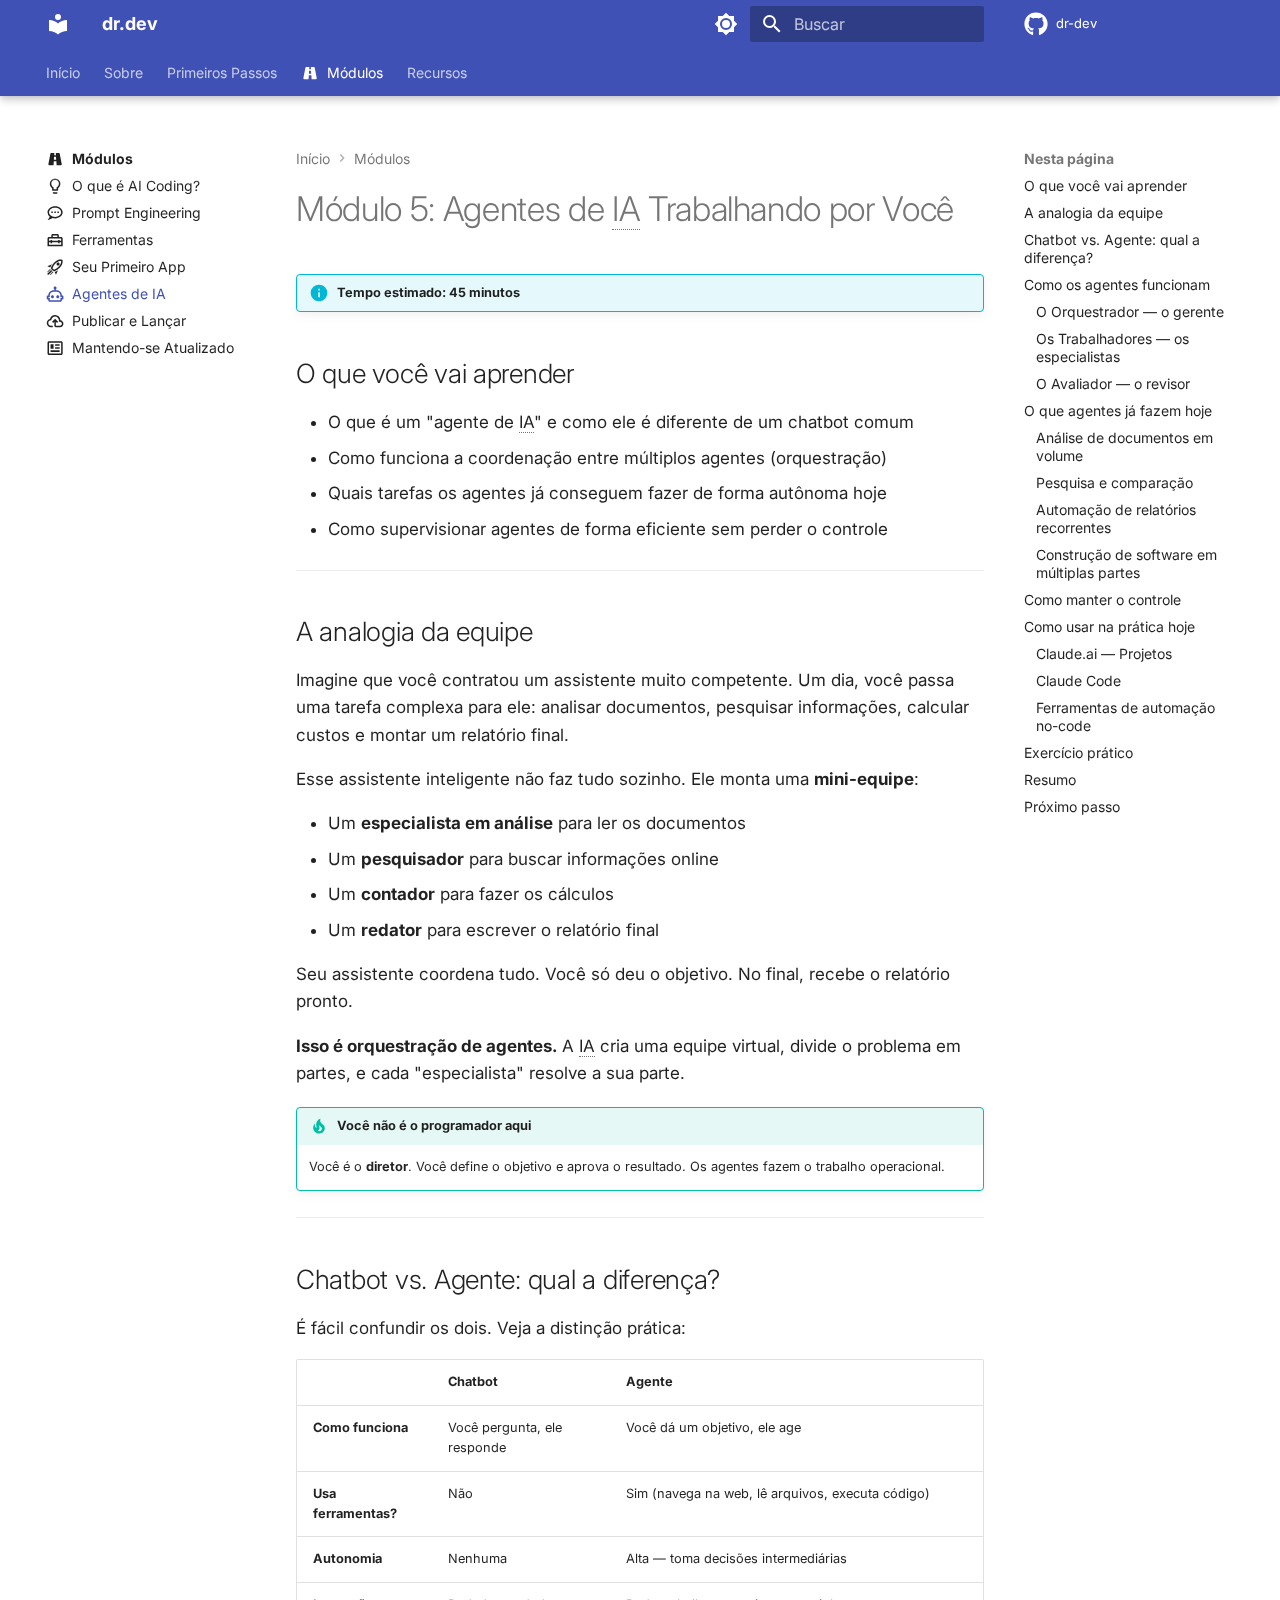
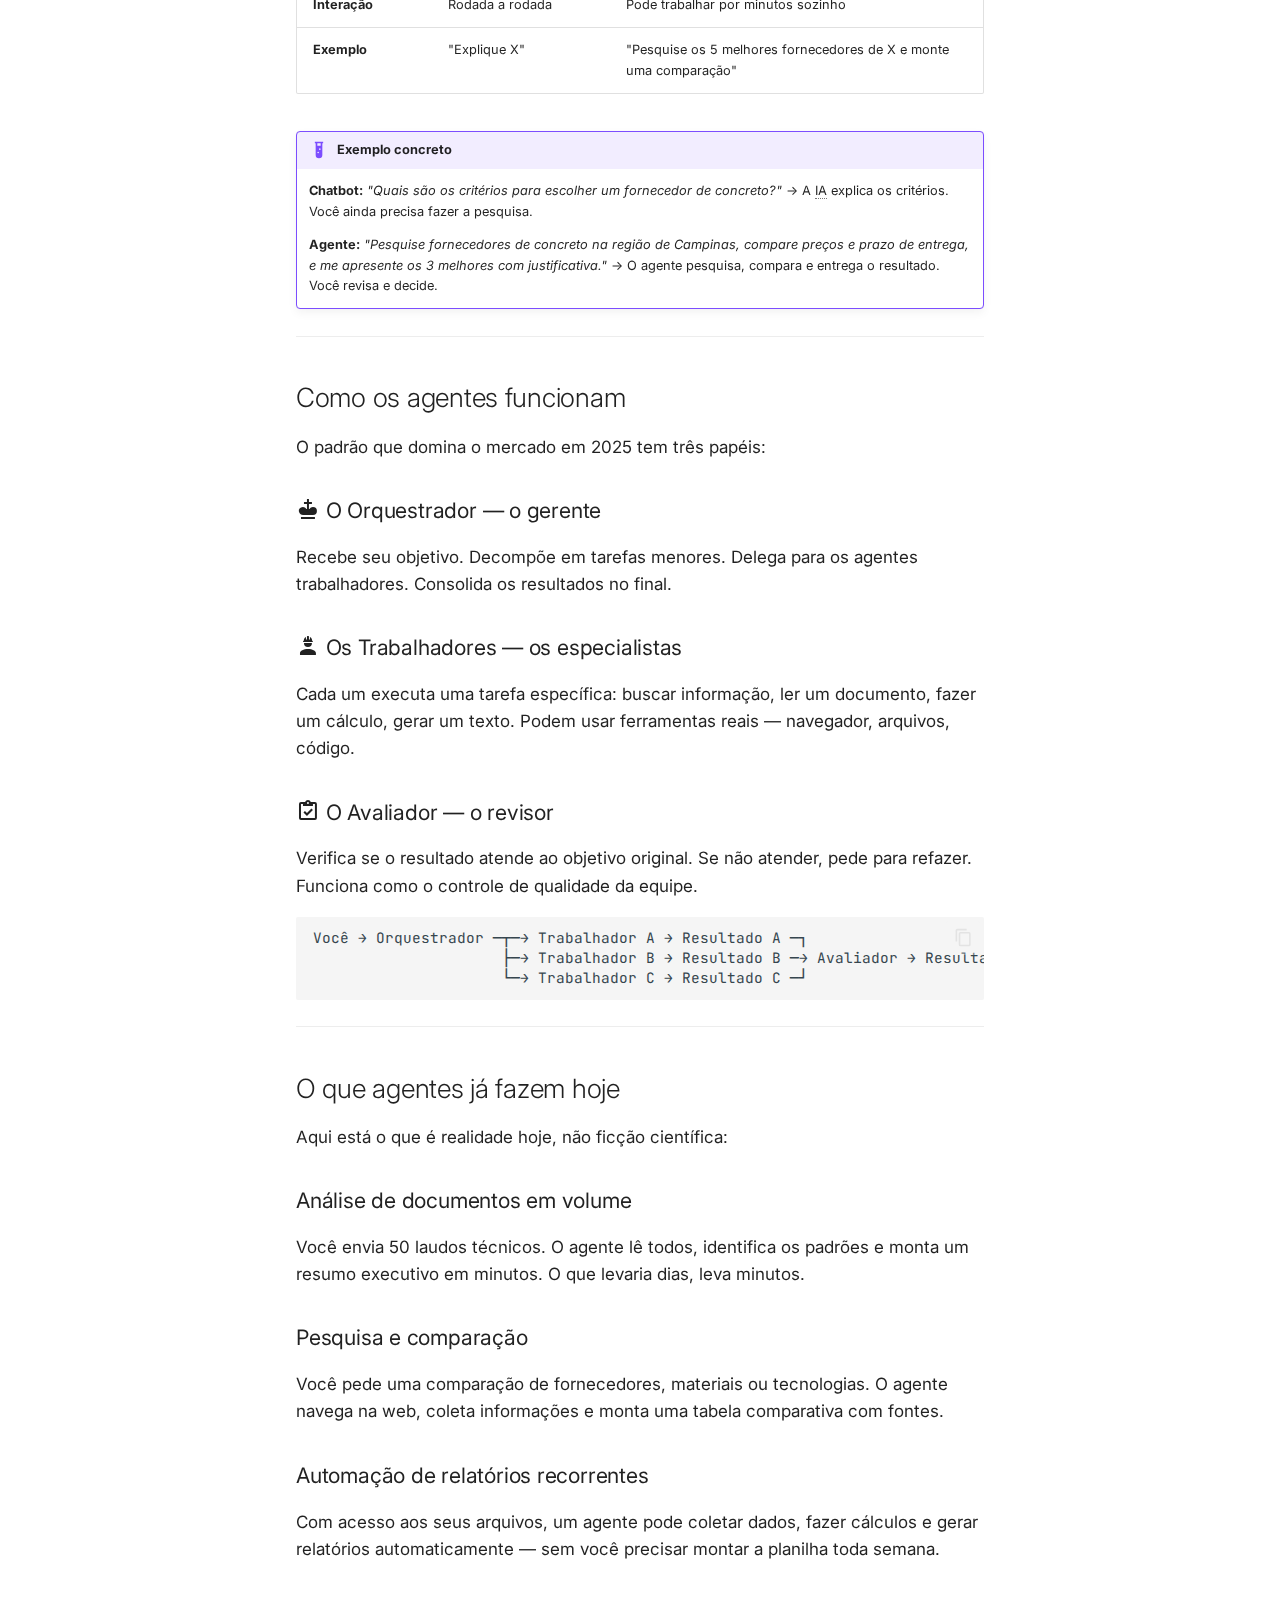
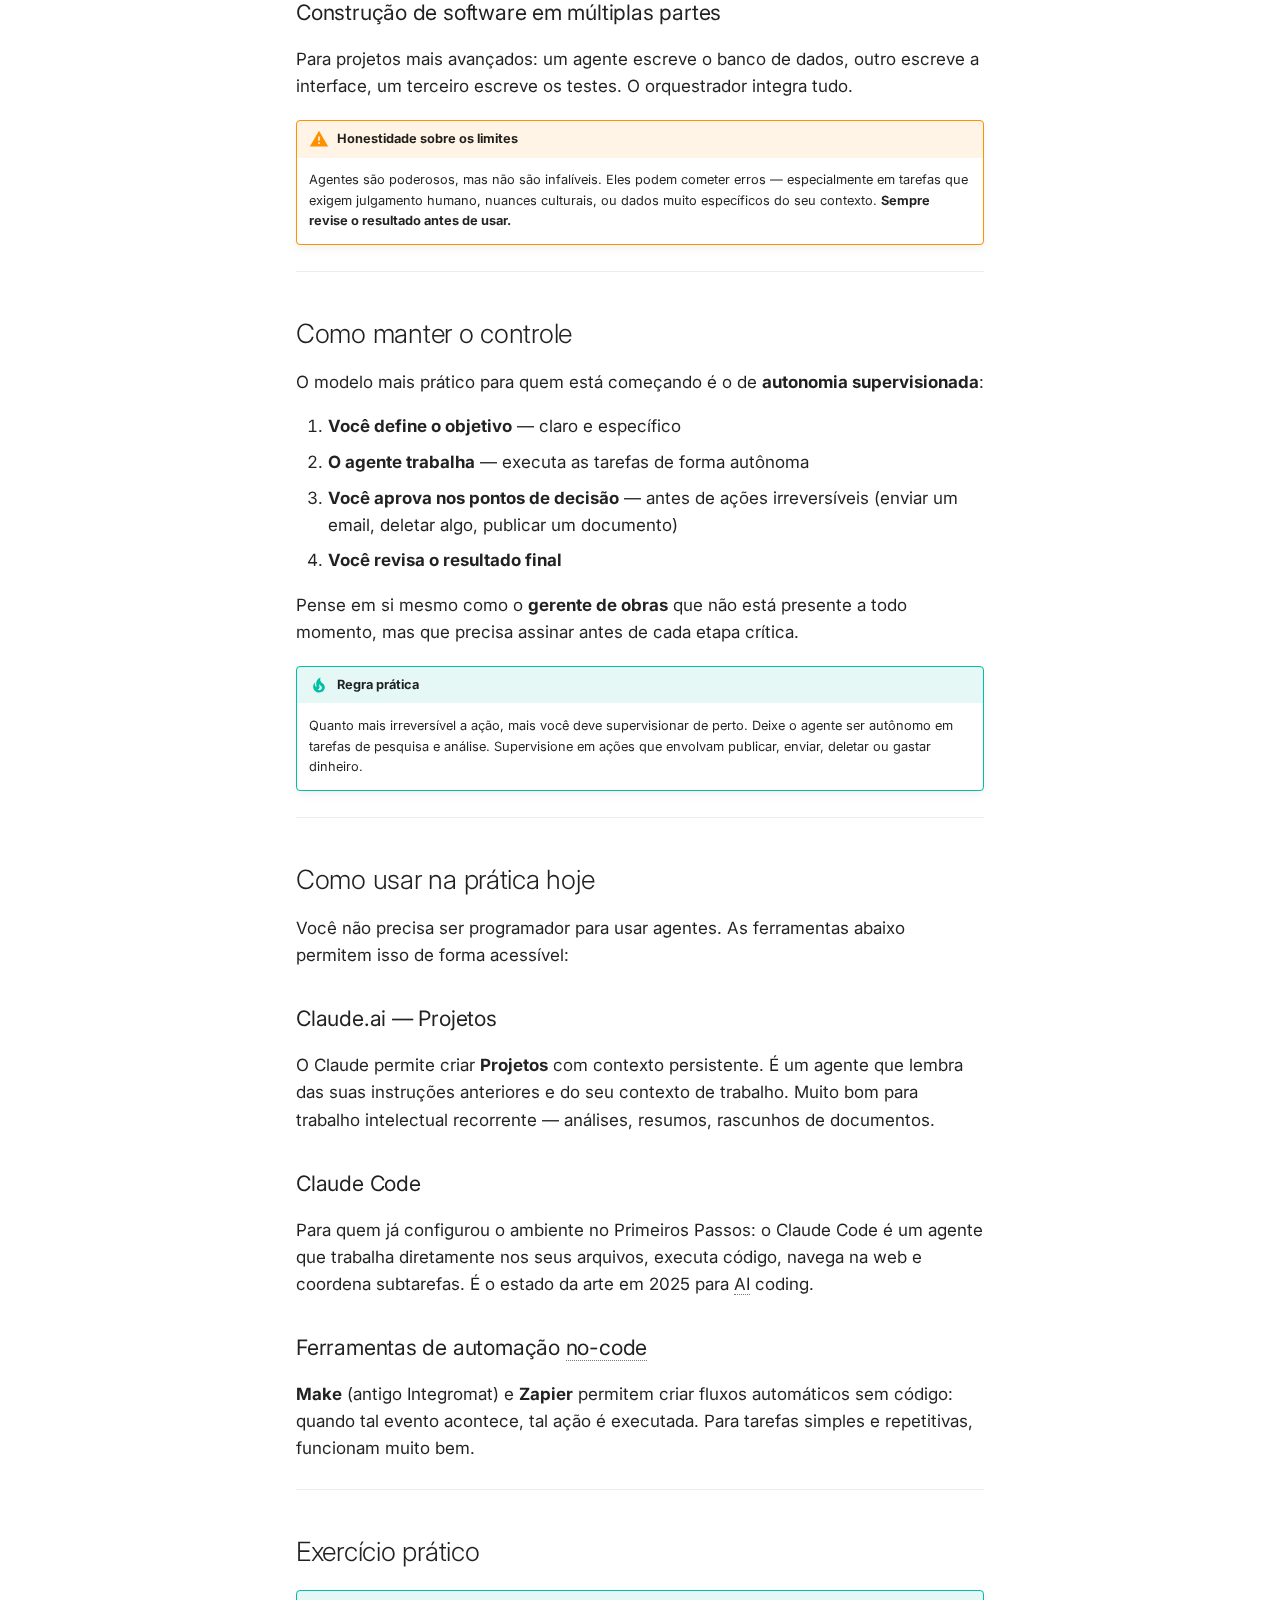
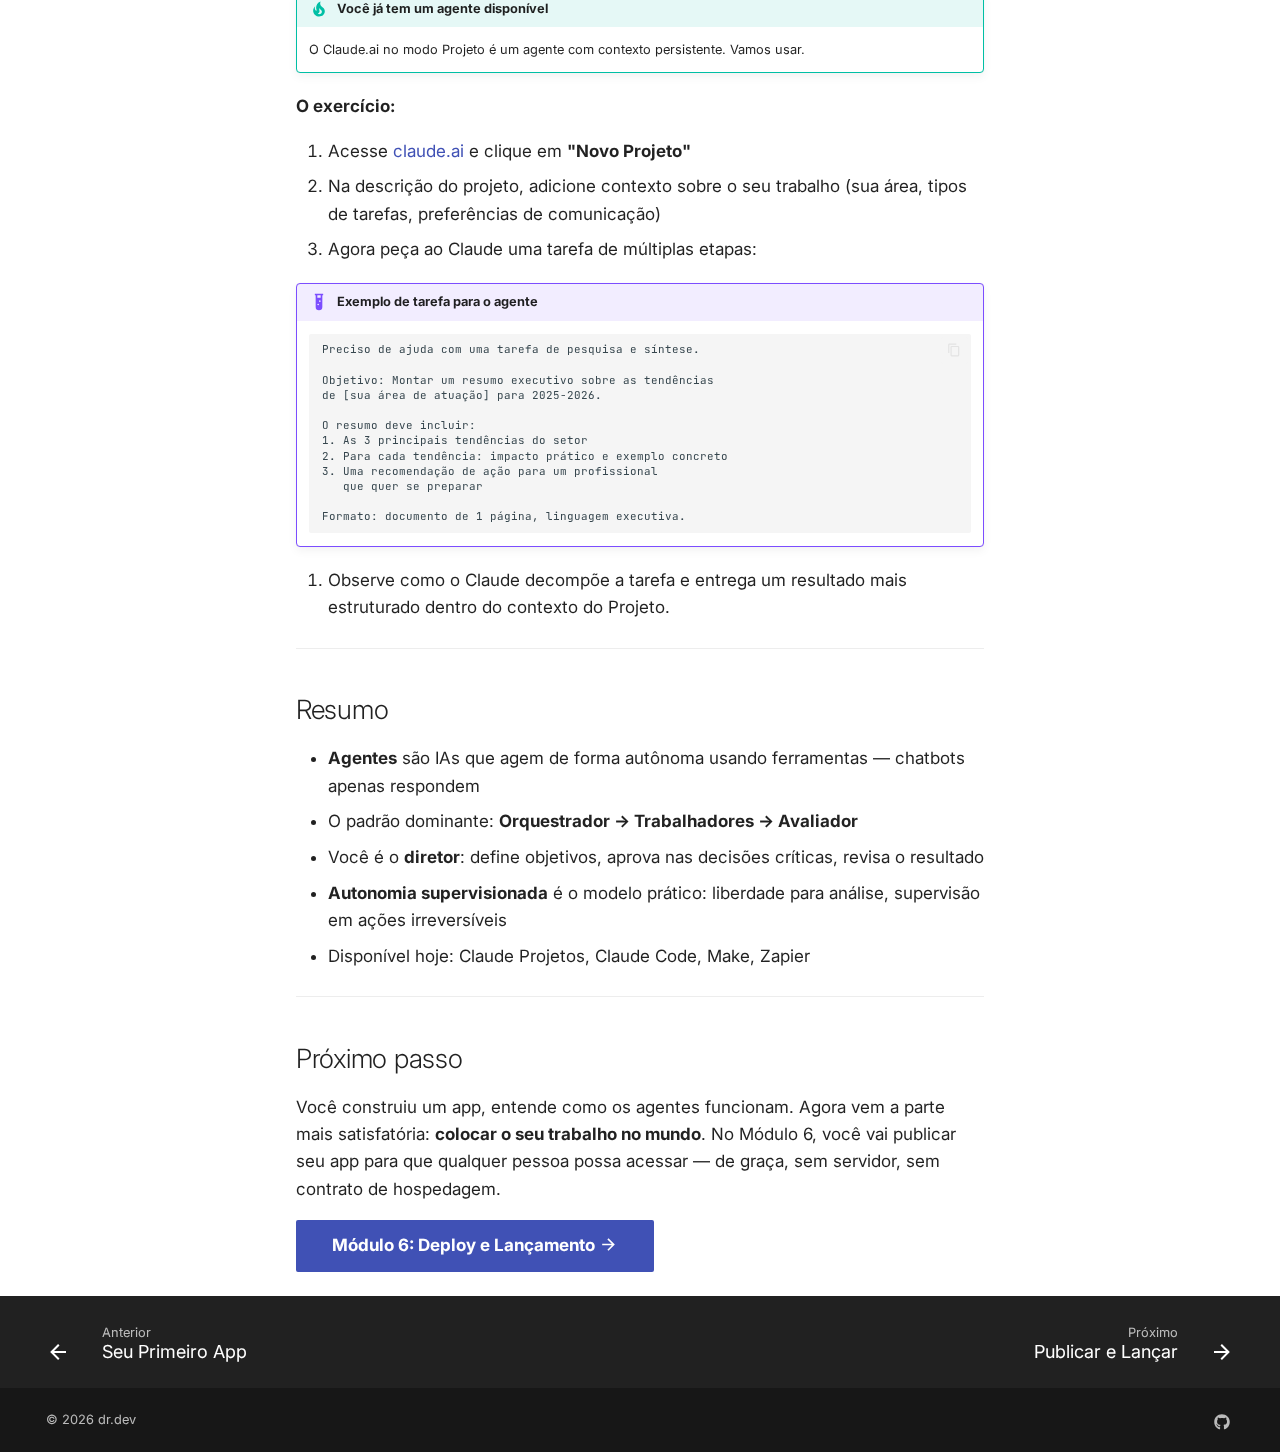
<file: modulos/05-agentes/index.html>
<!doctype html><html lang=pt class=no-js> <head><meta charset=utf-8><meta name=viewport content="width=device-width,initial-scale=1"><meta name=description content="Aprenda a criar aplicações com inteligência artificial, mesmo sem saber programar. Um guia prático e direto ao ponto."><meta name=author content=dr.dev><link href=https://gabrielgsn.github.io/dr-dev/modulos/05-agentes/ rel=canonical><link href=../04-primeiro-app/ rel=prev><link href=../06-deploy/ rel=next><link rel=icon href=../../assets/images/favicon.png><meta name=generator content="mkdocs-1.6.1, mkdocs-material-9.7.3"><title>Agentes de IA - dr.dev</title><link rel=stylesheet href=../../assets/stylesheets/main.484c7ddc.min.css><link rel=stylesheet href=../../assets/stylesheets/palette.ab4e12ef.min.css><link rel=preconnect href=https://fonts.gstatic.com crossorigin><link rel=stylesheet href="https://fonts.googleapis.com/css?family=Inter:300,300i,400,400i,700,700i%7CJetBrains+Mono:400,400i,700,700i&display=fallback"><style>:root{--md-text-font:"Inter";--md-code-font:"JetBrains Mono"}</style><link rel=stylesheet href=../../assets/stylesheets/extra.css><script>__md_scope=new URL("../..",location),__md_hash=e=>[...e].reduce(((e,_)=>(e<<5)-e+_.charCodeAt(0)),0),__md_get=(e,_=localStorage,t=__md_scope)=>JSON.parse(_.getItem(t.pathname+"."+e)),__md_set=(e,_,t=localStorage,a=__md_scope)=>{try{t.setItem(a.pathname+"."+e,JSON.stringify(_))}catch(e){}}</script></head> <body dir=ltr data-md-color-scheme=default data-md-color-primary=indigo data-md-color-accent=deep-purple> <input class=md-toggle data-md-toggle=drawer type=checkbox id=__drawer autocomplete=off> <input class=md-toggle data-md-toggle=search type=checkbox id=__search autocomplete=off> <label class=md-overlay for=__drawer></label> <div data-md-component=skip> <a href=#modulo-5-agentes-de-ia-trabalhando-por-voce class=md-skip> Pular para conteúdo </a> </div> <div data-md-component=announce> </div> <header class="md-header md-header--shadow md-header--lifted" data-md-component=header> <nav class="md-header__inner md-grid" aria-label=Cabeçalho> <a href=../.. title=dr.dev class="md-header__button md-logo" aria-label=dr.dev data-md-component=logo> <svg xmlns=http://www.w3.org/2000/svg viewbox="0 0 24 24"><path d="M12 8a3 3 0 0 0 3-3 3 3 0 0 0-3-3 3 3 0 0 0-3 3 3 3 0 0 0 3 3m0 3.54C9.64 9.35 6.5 8 3 8v11c3.5 0 6.64 1.35 9 3.54 2.36-2.19 5.5-3.54 9-3.54V8c-3.5 0-6.64 1.35-9 3.54"/></svg> </a> <label class="md-header__button md-icon" for=__drawer> <svg xmlns=http://www.w3.org/2000/svg viewbox="0 0 24 24"><path d="M3 6h18v2H3zm0 5h18v2H3zm0 5h18v2H3z"/></svg> </label> <div class=md-header__title data-md-component=header-title> <div class=md-header__ellipsis> <div class=md-header__topic> <span class=md-ellipsis> dr.dev </span> </div> <div class=md-header__topic data-md-component=header-topic> <span class=md-ellipsis> Agentes de IA </span> </div> </div> </div> <form class=md-header__option data-md-component=palette> <input class=md-option data-md-color-media data-md-color-scheme=default data-md-color-primary=indigo data-md-color-accent=deep-purple aria-label="Modo escuro" type=radio name=__palette id=__palette_0> <label class="md-header__button md-icon" title="Modo escuro" for=__palette_1 hidden> <svg xmlns=http://www.w3.org/2000/svg viewbox="0 0 24 24"><path d="M12 8a4 4 0 0 0-4 4 4 4 0 0 0 4 4 4 4 0 0 0 4-4 4 4 0 0 0-4-4m0 10a6 6 0 0 1-6-6 6 6 0 0 1 6-6 6 6 0 0 1 6 6 6 6 0 0 1-6 6m8-9.31V4h-4.69L12 .69 8.69 4H4v4.69L.69 12 4 15.31V20h4.69L12 23.31 15.31 20H20v-4.69L23.31 12z"/></svg> </label> <input class=md-option data-md-color-media data-md-color-scheme=slate data-md-color-primary=indigo data-md-color-accent=deep-purple aria-label="Modo claro" type=radio name=__palette id=__palette_1> <label class="md-header__button md-icon" title="Modo claro" for=__palette_0 hidden> <svg xmlns=http://www.w3.org/2000/svg viewbox="0 0 24 24"><path d="M12 18c-.89 0-1.74-.2-2.5-.55C11.56 16.5 13 14.42 13 12s-1.44-4.5-3.5-5.45C10.26 6.2 11.11 6 12 6a6 6 0 0 1 6 6 6 6 0 0 1-6 6m8-9.31V4h-4.69L12 .69 8.69 4H4v4.69L.69 12 4 15.31V20h4.69L12 23.31 15.31 20H20v-4.69L23.31 12z"/></svg> </label> </form> <script>var palette=__md_get("__palette");if(palette&&palette.color){if("(prefers-color-scheme)"===palette.color.media){var media=matchMedia("(prefers-color-scheme: light)"),input=document.querySelector(media.matches?"[data-md-color-media='(prefers-color-scheme: light)']":"[data-md-color-media='(prefers-color-scheme: dark)']");palette.color.media=input.getAttribute("data-md-color-media"),palette.color.scheme=input.getAttribute("data-md-color-scheme"),palette.color.primary=input.getAttribute("data-md-color-primary"),palette.color.accent=input.getAttribute("data-md-color-accent")}for(var[key,value]of Object.entries(palette.color))document.body.setAttribute("data-md-color-"+key,value)}</script> <label class="md-header__button md-icon" for=__search> <svg xmlns=http://www.w3.org/2000/svg viewbox="0 0 24 24"><path d="M9.5 3A6.5 6.5 0 0 1 16 9.5c0 1.61-.59 3.09-1.56 4.23l.27.27h.79l5 5-1.5 1.5-5-5v-.79l-.27-.27A6.52 6.52 0 0 1 9.5 16 6.5 6.5 0 0 1 3 9.5 6.5 6.5 0 0 1 9.5 3m0 2C7 5 5 7 5 9.5S7 14 9.5 14 14 12 14 9.5 12 5 9.5 5"/></svg> </label> <div class=md-search data-md-component=search role=dialog> <label class=md-search__overlay for=__search></label> <div class=md-search__inner role=search> <form class=md-search__form name=search> <input type=text class=md-search__input name=query aria-label=Buscar placeholder=Buscar autocapitalize=off autocorrect=off autocomplete=off spellcheck=false data-md-component=search-query required> <label class="md-search__icon md-icon" for=__search> <svg xmlns=http://www.w3.org/2000/svg viewbox="0 0 24 24"><path d="M9.5 3A6.5 6.5 0 0 1 16 9.5c0 1.61-.59 3.09-1.56 4.23l.27.27h.79l5 5-1.5 1.5-5-5v-.79l-.27-.27A6.52 6.52 0 0 1 9.5 16 6.5 6.5 0 0 1 3 9.5 6.5 6.5 0 0 1 9.5 3m0 2C7 5 5 7 5 9.5S7 14 9.5 14 14 12 14 9.5 12 5 9.5 5"/></svg> <svg xmlns=http://www.w3.org/2000/svg viewbox="0 0 24 24"><path d="M20 11v2H8l5.5 5.5-1.42 1.42L4.16 12l7.92-7.92L13.5 5.5 8 11z"/></svg> </label> <nav class=md-search__options aria-label=Pesquisar> <button type=reset class="md-search__icon md-icon" title=Limpar aria-label=Limpar tabindex=-1> <svg xmlns=http://www.w3.org/2000/svg viewbox="0 0 24 24"><path d="M19 6.41 17.59 5 12 10.59 6.41 5 5 6.41 10.59 12 5 17.59 6.41 19 12 13.41 17.59 19 19 17.59 13.41 12z"/></svg> </button> </nav> <div class=md-search__suggest data-md-component=search-suggest></div> </form> <div class=md-search__output> <div class=md-search__scrollwrap tabindex=0 data-md-scrollfix> <div class=md-search-result data-md-component=search-result> <div class=md-search-result__meta> Inicializando busca </div> <ol class=md-search-result__list role=presentation></ol> </div> </div> </div> </div> </div> <div class=md-header__source> <a href=https://github.com/gabrielgsn/dr-dev title="Ir para repositório" class=md-source data-md-component=source> <div class="md-source__icon md-icon"> <svg xmlns=http://www.w3.org/2000/svg viewbox="0 0 512 512"><!-- Font Awesome Free 7.1.0 by @fontawesome - https://fontawesome.com License - https://fontawesome.com/license/free (Icons: CC BY 4.0, Fonts: SIL OFL 1.1, Code: MIT License) Copyright 2025 Fonticons, Inc.--><path d="M173.9 397.4c0 2-2.3 3.6-5.2 3.6-3.3.3-5.6-1.3-5.6-3.6 0-2 2.3-3.6 5.2-3.6 3-.3 5.6 1.3 5.6 3.6m-31.1-4.5c-.7 2 1.3 4.3 4.3 4.9 2.6 1 5.6 0 6.2-2s-1.3-4.3-4.3-5.2c-2.6-.7-5.5.3-6.2 2.3m44.2-1.7c-2.9.7-4.9 2.6-4.6 4.9.3 2 2.9 3.3 5.9 2.6 2.9-.7 4.9-2.6 4.6-4.6-.3-1.9-3-3.2-5.9-2.9M252.8 8C114.1 8 8 113.3 8 252c0 110.9 69.8 205.8 169.5 239.2 12.8 2.3 17.3-5.6 17.3-12.1 0-6.2-.3-40.4-.3-61.4 0 0-70 15-84.7-29.8 0 0-11.4-29.1-27.8-36.6 0 0-22.9-15.7 1.6-15.4 0 0 24.9 2 38.6 25.8 21.9 38.6 58.6 27.5 72.9 20.9 2.3-16 8.8-27.1 16-33.7-55.9-6.2-112.3-14.3-112.3-110.5 0-27.5 7.6-41.3 23.6-58.9-2.6-6.5-11.1-33.3 2.6-67.9 20.9-6.5 69 27 69 27 20-5.6 41.5-8.5 62.8-8.5s42.8 2.9 62.8 8.5c0 0 48.1-33.6 69-27 13.7 34.7 5.2 61.4 2.6 67.9 16 17.7 25.8 31.5 25.8 58.9 0 96.5-58.9 104.2-114.8 110.5 9.2 7.9 17 22.9 17 46.4 0 33.7-.3 75.4-.3 83.6 0 6.5 4.6 14.4 17.3 12.1C436.2 457.8 504 362.9 504 252 504 113.3 391.5 8 252.8 8M105.2 352.9c-1.3 1-1 3.3.7 5.2 1.6 1.6 3.9 2.3 5.2 1 1.3-1 1-3.3-.7-5.2-1.6-1.6-3.9-2.3-5.2-1m-10.8-8.1c-.7 1.3.3 2.9 2.3 3.9 1.6 1 3.6.7 4.3-.7.7-1.3-.3-2.9-2.3-3.9-2-.6-3.6-.3-4.3.7m32.4 35.6c-1.6 1.3-1 4.3 1.3 6.2 2.3 2.3 5.2 2.6 6.5 1 1.3-1.3.7-4.3-1.3-6.2-2.2-2.3-5.2-2.6-6.5-1m-11.4-14.7c-1.6 1-1.6 3.6 0 5.9s4.3 3.3 5.6 2.3c1.6-1.3 1.6-3.9 0-6.2-1.4-2.3-4-3.3-5.6-2"/></svg> </div> <div class=md-source__repository> dr-dev </div> </a> </div> </nav> <nav class=md-tabs aria-label=Abas data-md-component=tabs> <div class=md-grid> <ul class=md-tabs__list> <li class=md-tabs__item> <a href=../.. class=md-tabs__link> Início </a> </li> <li class=md-tabs__item> <a href=../../sobre/ class=md-tabs__link> Sobre </a> </li> <li class=md-tabs__item> <a href=../../primeiros-passos/ class=md-tabs__link> Primeiros Passos </a> </li> <li class="md-tabs__item md-tabs__item--active"> <a href=../ class=md-tabs__link> <svg xmlns=http://www.w3.org/2000/svg viewbox="0 0 24 24"><path d="M18.1 4.8c-.1-.5-.5-.8-1-.8H13l.2 3h-2.4l.2-3H6.8c-.5 0-.9.4-1 .8l-2.7 14c-.1.6.4 1.2 1 1.2H10l.3-5h3.4l.3 5h5.8c.6 0 1.1-.6 1-1.2zM10.4 13l.2-4h2.6l.2 4z"/></svg> Módulos </a> </li> <li class=md-tabs__item> <a href=../../recursos/glossario/ class=md-tabs__link> Recursos </a> </li> </ul> </div> </nav> </header> <div class=md-container data-md-component=container> <main class=md-main data-md-component=main> <div class="md-main__inner md-grid"> <div class="md-sidebar md-sidebar--primary" data-md-component=sidebar data-md-type=navigation> <div class=md-sidebar__scrollwrap> <div class=md-sidebar__inner> <nav class="md-nav md-nav--primary md-nav--lifted" aria-label=Navegação data-md-level=0> <label class=md-nav__title for=__drawer> <a href=../.. title=dr.dev class="md-nav__button md-logo" aria-label=dr.dev data-md-component=logo> <svg xmlns=http://www.w3.org/2000/svg viewbox="0 0 24 24"><path d="M12 8a3 3 0 0 0 3-3 3 3 0 0 0-3-3 3 3 0 0 0-3 3 3 3 0 0 0 3 3m0 3.54C9.64 9.35 6.5 8 3 8v11c3.5 0 6.64 1.35 9 3.54 2.36-2.19 5.5-3.54 9-3.54V8c-3.5 0-6.64 1.35-9 3.54"/></svg> </a> dr.dev </label> <div class=md-nav__source> <a href=https://github.com/gabrielgsn/dr-dev title="Ir para repositório" class=md-source data-md-component=source> <div class="md-source__icon md-icon"> <svg xmlns=http://www.w3.org/2000/svg viewbox="0 0 512 512"><!-- Font Awesome Free 7.1.0 by @fontawesome - https://fontawesome.com License - https://fontawesome.com/license/free (Icons: CC BY 4.0, Fonts: SIL OFL 1.1, Code: MIT License) Copyright 2025 Fonticons, Inc.--><path d="M173.9 397.4c0 2-2.3 3.6-5.2 3.6-3.3.3-5.6-1.3-5.6-3.6 0-2 2.3-3.6 5.2-3.6 3-.3 5.6 1.3 5.6 3.6m-31.1-4.5c-.7 2 1.3 4.3 4.3 4.9 2.6 1 5.6 0 6.2-2s-1.3-4.3-4.3-5.2c-2.6-.7-5.5.3-6.2 2.3m44.2-1.7c-2.9.7-4.9 2.6-4.6 4.9.3 2 2.9 3.3 5.9 2.6 2.9-.7 4.9-2.6 4.6-4.6-.3-1.9-3-3.2-5.9-2.9M252.8 8C114.1 8 8 113.3 8 252c0 110.9 69.8 205.8 169.5 239.2 12.8 2.3 17.3-5.6 17.3-12.1 0-6.2-.3-40.4-.3-61.4 0 0-70 15-84.7-29.8 0 0-11.4-29.1-27.8-36.6 0 0-22.9-15.7 1.6-15.4 0 0 24.9 2 38.6 25.8 21.9 38.6 58.6 27.5 72.9 20.9 2.3-16 8.8-27.1 16-33.7-55.9-6.2-112.3-14.3-112.3-110.5 0-27.5 7.6-41.3 23.6-58.9-2.6-6.5-11.1-33.3 2.6-67.9 20.9-6.5 69 27 69 27 20-5.6 41.5-8.5 62.8-8.5s42.8 2.9 62.8 8.5c0 0 48.1-33.6 69-27 13.7 34.7 5.2 61.4 2.6 67.9 16 17.7 25.8 31.5 25.8 58.9 0 96.5-58.9 104.2-114.8 110.5 9.2 7.9 17 22.9 17 46.4 0 33.7-.3 75.4-.3 83.6 0 6.5 4.6 14.4 17.3 12.1C436.2 457.8 504 362.9 504 252 504 113.3 391.5 8 252.8 8M105.2 352.9c-1.3 1-1 3.3.7 5.2 1.6 1.6 3.9 2.3 5.2 1 1.3-1 1-3.3-.7-5.2-1.6-1.6-3.9-2.3-5.2-1m-10.8-8.1c-.7 1.3.3 2.9 2.3 3.9 1.6 1 3.6.7 4.3-.7.7-1.3-.3-2.9-2.3-3.9-2-.6-3.6-.3-4.3.7m32.4 35.6c-1.6 1.3-1 4.3 1.3 6.2 2.3 2.3 5.2 2.6 6.5 1 1.3-1.3.7-4.3-1.3-6.2-2.2-2.3-5.2-2.6-6.5-1m-11.4-14.7c-1.6 1-1.6 3.6 0 5.9s4.3 3.3 5.6 2.3c1.6-1.3 1.6-3.9 0-6.2-1.4-2.3-4-3.3-5.6-2"/></svg> </div> <div class=md-source__repository> dr-dev </div> </a> </div> <ul class=md-nav__list data-md-scrollfix> <li class=md-nav__item> <a href=../.. class=md-nav__link> <span class=md-ellipsis> Início </span> </a> </li> <li class=md-nav__item> <a href=../../sobre/ class=md-nav__link> <span class=md-ellipsis> Sobre </span> </a> </li> <li class=md-nav__item> <a href=../../primeiros-passos/ class=md-nav__link> <svg xmlns=http://www.w3.org/2000/svg viewbox="0 0 24 24"><path d="m13.13 22.19-1.63-3.83c1.57-.58 3.04-1.36 4.4-2.27zM5.64 12.5l-3.83-1.63 6.1-2.77C7 9.46 6.22 10.93 5.64 12.5M19.22 4c.28 0 .53 0 .74.05.17 1.39-.02 4.25-3.3 7.53-1.7 1.71-3.73 3.02-6.01 3.89l-2.15-2.1c.92-2.31 2.23-4.34 3.92-6.03C15.18 4.58 17.64 4 19.22 4m0-2c-1.98 0-4.98.69-8.22 3.93-2.19 2.19-3.5 4.6-4.35 6.71-.28.75-.09 1.57.46 2.13l2.13 2.12c.38.38.89.61 1.42.61.23 0 .47-.06.7-.15A19.1 19.1 0 0 0 18.07 13c5.66-5.66 3.54-10.61 3.54-10.61S20.7 2 19.22 2m-4.68 7.46c-.78-.78-.78-2.05 0-2.83s2.05-.78 2.83 0c.77.78.78 2.05 0 2.83s-2.05.78-2.83 0m-5.66 7.07-1.41-1.41zM6.24 22l3.64-3.64c-.34-.09-.67-.24-.97-.45L4.83 22zM2 22h1.41l4.77-4.76-1.42-1.41L2 20.59zm0-2.83 4.09-4.08c-.21-.3-.36-.62-.45-.97L2 17.76z"/></svg> <span class=md-ellipsis> Primeiros Passos </span> </a> </li> <li class="md-nav__item md-nav__item--active md-nav__item--section md-nav__item--nested"> <input class="md-nav__toggle md-toggle " type=checkbox id=__nav_4 checked> <div class="md-nav__link md-nav__container"> <a href=../ class="md-nav__link "> <svg xmlns=http://www.w3.org/2000/svg viewbox="0 0 24 24"><path d="M18.1 4.8c-.1-.5-.5-.8-1-.8H13l.2 3h-2.4l.2-3H6.8c-.5 0-.9.4-1 .8l-2.7 14c-.1.6.4 1.2 1 1.2H10l.3-5h3.4l.3 5h5.8c.6 0 1.1-.6 1-1.2zM10.4 13l.2-4h2.6l.2 4z"/></svg> <span class=md-ellipsis> Módulos </span> </a> <label class="md-nav__link " for=__nav_4 id=__nav_4_label tabindex> <span class="md-nav__icon md-icon"></span> </label> </div> <nav class=md-nav data-md-level=1 aria-labelledby=__nav_4_label aria-expanded=true> <label class=md-nav__title for=__nav_4> <span class="md-nav__icon md-icon"></span> Módulos </label> <ul class=md-nav__list data-md-scrollfix> <li class=md-nav__item> <a href=../01-o-que-e-ai-coding/ class=md-nav__link> <svg xmlns=http://www.w3.org/2000/svg viewbox="0 0 24 24"><path d="M12 2a7 7 0 0 1 7 7c0 2.38-1.19 4.47-3 5.74V17a1 1 0 0 1-1 1H9a1 1 0 0 1-1-1v-2.26C6.19 13.47 5 11.38 5 9a7 7 0 0 1 7-7M9 21v-1h6v1a1 1 0 0 1-1 1h-4a1 1 0 0 1-1-1m3-17a5 5 0 0 0-5 5c0 2.05 1.23 3.81 3 4.58V16h4v-2.42c1.77-.77 3-2.53 3-4.58a5 5 0 0 0-5-5"/></svg> <span class=md-ellipsis> O que é AI Coding? </span> </a> </li> <li class=md-nav__item> <a href=../02-prompt-engineering/ class=md-nav__link> <svg xmlns=http://www.w3.org/2000/svg viewbox="0 0 24 24"><path d="M12 3C6.5 3 2 6.58 2 11a7.22 7.22 0 0 0 2.75 5.5c0 .6-.42 2.17-2.75 4.5 2.37-.11 4.64-1 6.47-2.5 1.14.33 2.34.5 3.53.5 5.5 0 10-3.58 10-8s-4.5-8-10-8m0 14c-4.42 0-8-2.69-8-6s3.58-6 8-6 8 2.69 8 6-3.58 6-8 6m5-5v-2h-2v2zm-4 0v-2h-2v2zm-4 0v-2H7v2z"/></svg> <span class=md-ellipsis> Prompt Engineering </span> </a> </li> <li class=md-nav__item> <a href=../03-ferramentas/ class=md-nav__link> <svg xmlns=http://www.w3.org/2000/svg viewbox="0 0 24 24"><path d="M20 8h-3V6c0-1.1-.9-2-2-2H9c-1.1 0-2 .9-2 2v2H4c-1.1 0-2 .9-2 2v10h20V10c0-1.1-.9-2-2-2M9 6h6v2H9zm11 12H4v-3h2v1h2v-1h8v1h2v-1h2zm-2-5v-1h-2v1H8v-1H6v1H4v-3h16v3z"/></svg> <span class=md-ellipsis> Ferramentas </span> </a> </li> <li class=md-nav__item> <a href=../04-primeiro-app/ class=md-nav__link> <svg xmlns=http://www.w3.org/2000/svg viewbox="0 0 24 24"><path d="m13.13 22.19-1.63-3.83c1.57-.58 3.04-1.36 4.4-2.27zM5.64 12.5l-3.83-1.63 6.1-2.77C7 9.46 6.22 10.93 5.64 12.5M19.22 4c.28 0 .53 0 .74.05.17 1.39-.02 4.25-3.3 7.53-1.7 1.71-3.73 3.02-6.01 3.89l-2.15-2.1c.92-2.31 2.23-4.34 3.92-6.03C15.18 4.58 17.64 4 19.22 4m0-2c-1.98 0-4.98.69-8.22 3.93-2.19 2.19-3.5 4.6-4.35 6.71-.28.75-.09 1.57.46 2.13l2.13 2.12c.38.38.89.61 1.42.61.23 0 .47-.06.7-.15A19.1 19.1 0 0 0 18.07 13c5.66-5.66 3.54-10.61 3.54-10.61S20.7 2 19.22 2m-4.68 7.46c-.78-.78-.78-2.05 0-2.83s2.05-.78 2.83 0c.77.78.78 2.05 0 2.83s-2.05.78-2.83 0m-5.66 7.07-1.41-1.41zM6.24 22l3.64-3.64c-.34-.09-.67-.24-.97-.45L4.83 22zM2 22h1.41l4.77-4.76-1.42-1.41L2 20.59zm0-2.83 4.09-4.08c-.21-.3-.36-.62-.45-.97L2 17.76z"/></svg> <span class=md-ellipsis> Seu Primeiro App </span> </a> </li> <li class="md-nav__item md-nav__item--active"> <input class="md-nav__toggle md-toggle" type=checkbox id=__toc> <label class="md-nav__link md-nav__link--active" for=__toc> <svg xmlns=http://www.w3.org/2000/svg viewbox="0 0 24 24"><path d="M17.5 15.5c0 1.11-.89 2-2 2s-2-.89-2-2 .9-2 2-2 2 .9 2 2m-9-2c-1.1 0-2 .9-2 2s.9 2 2 2 2-.89 2-2-.89-2-2-2M23 15v3c0 .55-.45 1-1 1h-1v1c0 1.11-.89 2-2 2H5a2 2 0 0 1-2-2v-1H2c-.55 0-1-.45-1-1v-3c0-.55.45-1 1-1h1c0-3.87 3.13-7 7-7h1V5.73c-.6-.34-1-.99-1-1.73 0-1.1.9-2 2-2s2 .9 2 2c0 .74-.4 1.39-1 1.73V7h1c3.87 0 7 3.13 7 7h1c.55 0 1 .45 1 1m-2 1h-2v-2c0-2.76-2.24-5-5-5h-4c-2.76 0-5 2.24-5 5v2H3v1h2v3h14v-3h2z"/></svg> <span class=md-ellipsis> Agentes de IA </span> <span class="md-nav__icon md-icon"></span> </label> <a href=./ class="md-nav__link md-nav__link--active"> <svg xmlns=http://www.w3.org/2000/svg viewbox="0 0 24 24"><path d="M17.5 15.5c0 1.11-.89 2-2 2s-2-.89-2-2 .9-2 2-2 2 .9 2 2m-9-2c-1.1 0-2 .9-2 2s.9 2 2 2 2-.89 2-2-.89-2-2-2M23 15v3c0 .55-.45 1-1 1h-1v1c0 1.11-.89 2-2 2H5a2 2 0 0 1-2-2v-1H2c-.55 0-1-.45-1-1v-3c0-.55.45-1 1-1h1c0-3.87 3.13-7 7-7h1V5.73c-.6-.34-1-.99-1-1.73 0-1.1.9-2 2-2s2 .9 2 2c0 .74-.4 1.39-1 1.73V7h1c3.87 0 7 3.13 7 7h1c.55 0 1 .45 1 1m-2 1h-2v-2c0-2.76-2.24-5-5-5h-4c-2.76 0-5 2.24-5 5v2H3v1h2v3h14v-3h2z"/></svg> <span class=md-ellipsis> Agentes de IA </span> </a> <nav class="md-nav md-nav--secondary" aria-label="Nesta página"> <label class=md-nav__title for=__toc> <span class="md-nav__icon md-icon"></span> Nesta página </label> <ul class=md-nav__list data-md-component=toc data-md-scrollfix> <li class=md-nav__item> <a href=#o-que-voce-vai-aprender class=md-nav__link> <span class=md-ellipsis> O que você vai aprender </span> </a> </li> <li class=md-nav__item> <a href=#a-analogia-da-equipe class=md-nav__link> <span class=md-ellipsis> A analogia da equipe </span> </a> </li> <li class=md-nav__item> <a href=#chatbot-vs-agente-qual-a-diferenca class=md-nav__link> <span class=md-ellipsis> Chatbot vs. Agente: qual a diferença? </span> </a> </li> <li class=md-nav__item> <a href=#como-os-agentes-funcionam class=md-nav__link> <span class=md-ellipsis> Como os agentes funcionam </span> </a> <nav class=md-nav aria-label="Como os agentes funcionam"> <ul class=md-nav__list> <li class=md-nav__item> <a href=#o-orquestrador-o-gerente class=md-nav__link> <span class=md-ellipsis> O Orquestrador — o gerente </span> </a> </li> <li class=md-nav__item> <a href=#os-trabalhadores-os-especialistas class=md-nav__link> <span class=md-ellipsis> Os Trabalhadores — os especialistas </span> </a> </li> <li class=md-nav__item> <a href=#o-avaliador-o-revisor class=md-nav__link> <span class=md-ellipsis> O Avaliador — o revisor </span> </a> </li> </ul> </nav> </li> <li class=md-nav__item> <a href=#o-que-agentes-ja-fazem-hoje class=md-nav__link> <span class=md-ellipsis> O que agentes já fazem hoje </span> </a> <nav class=md-nav aria-label="O que agentes já fazem hoje"> <ul class=md-nav__list> <li class=md-nav__item> <a href=#analise-de-documentos-em-volume class=md-nav__link> <span class=md-ellipsis> Análise de documentos em volume </span> </a> </li> <li class=md-nav__item> <a href=#pesquisa-e-comparacao class=md-nav__link> <span class=md-ellipsis> Pesquisa e comparação </span> </a> </li> <li class=md-nav__item> <a href=#automacao-de-relatorios-recorrentes class=md-nav__link> <span class=md-ellipsis> Automação de relatórios recorrentes </span> </a> </li> <li class=md-nav__item> <a href=#construcao-de-software-em-multiplas-partes class=md-nav__link> <span class=md-ellipsis> Construção de software em múltiplas partes </span> </a> </li> </ul> </nav> </li> <li class=md-nav__item> <a href=#como-manter-o-controle class=md-nav__link> <span class=md-ellipsis> Como manter o controle </span> </a> </li> <li class=md-nav__item> <a href=#como-usar-na-pratica-hoje class=md-nav__link> <span class=md-ellipsis> Como usar na prática hoje </span> </a> <nav class=md-nav aria-label="Como usar na prática hoje"> <ul class=md-nav__list> <li class=md-nav__item> <a href=#claudeai-projetos class=md-nav__link> <span class=md-ellipsis> Claude.ai — Projetos </span> </a> </li> <li class=md-nav__item> <a href=#claude-code class=md-nav__link> <span class=md-ellipsis> Claude Code </span> </a> </li> <li class=md-nav__item> <a href=#ferramentas-de-automacao-no-code class=md-nav__link> <span class=md-ellipsis> Ferramentas de automação no-code </span> </a> </li> </ul> </nav> </li> <li class=md-nav__item> <a href=#exercicio-pratico class=md-nav__link> <span class=md-ellipsis> Exercício prático </span> </a> </li> <li class=md-nav__item> <a href=#resumo class=md-nav__link> <span class=md-ellipsis> Resumo </span> </a> </li> <li class=md-nav__item> <a href=#proximo-passo class=md-nav__link> <span class=md-ellipsis> Próximo passo </span> </a> </li> </ul> </nav> </li> <li class=md-nav__item> <a href=../06-deploy/ class=md-nav__link> <svg xmlns=http://www.w3.org/2000/svg viewbox="0 0 24 24"><path d="M6.5 20q-2.28 0-3.89-1.57Q1 16.85 1 14.58q0-1.95 1.17-3.48 1.18-1.53 3.08-1.95.63-2.3 2.5-3.72Q9.63 4 12 4q2.93 0 4.96 2.04Q19 8.07 19 11q1.73.2 2.86 1.5 1.14 1.28 1.14 3 0 1.88-1.31 3.19T18.5 20H13q-.82 0-1.41-.59Q11 18.83 11 18v-5.15L9.4 14.4 8 13l4-4 4 4-1.4 1.4-1.6-1.55V18h5.5q1.05 0 1.77-.73.73-.72.73-1.77t-.73-1.77Q19.55 13 18.5 13H17v-2q0-2.07-1.46-3.54Q14.08 6 12 6 9.93 6 8.46 7.46 7 8.93 7 11h-.5q-1.45 0-2.47 1.03Q3 13.05 3 14.5T4.03 17q1.02 1 2.47 1H9v2m3-7"/></svg> <span class=md-ellipsis> Publicar e Lançar </span> </a> </li> <li class=md-nav__item> <a href=../07-atualizado/ class=md-nav__link> <svg xmlns=http://www.w3.org/2000/svg viewbox="0 0 24 24"><path d="M20 5v14H4V5zm0-2H4c-1.11 0-2 .89-2 2v14c0 1.11.89 2 2 2h16c1.11 0 2-.89 2-2V5c0-1.11-.89-2-2-2m-2 12H6v2h12zm-8-8H6v6h4zm2 2h6V7h-6zm6 2h-6v2h6z"/></svg> <span class=md-ellipsis> Mantendo-se Atualizado </span> </a> </li> </ul> </nav> </li> <li class="md-nav__item md-nav__item--nested"> <input class="md-nav__toggle md-toggle " type=checkbox id=__nav_5> <label class=md-nav__link for=__nav_5 id=__nav_5_label tabindex=0> <span class=md-ellipsis> Recursos </span> <span class="md-nav__icon md-icon"></span> </label> <nav class=md-nav data-md-level=1 aria-labelledby=__nav_5_label aria-expanded=false> <label class=md-nav__title for=__nav_5> <span class="md-nav__icon md-icon"></span> Recursos </label> <ul class=md-nav__list data-md-scrollfix> <li class=md-nav__item> <a href=../../recursos/glossario/ class=md-nav__link> <svg xmlns=http://www.w3.org/2000/svg viewbox="0 0 24 24"><path d="M5.81 2C4.83 2.09 4 3 4 4v16c0 1.05.95 2 2 2h12c1.05 0 2-.95 2-2V4a2 2 0 0 0-2-2h-6v7L9.5 7.5 7 9V2H5.81M12 13h1a1 1 0 0 1 1 1v4h-1v-2h-1v2h-1v-4a1 1 0 0 1 1-1m0 1v1h1v-1zm3 1h3v1l-2 3h2v1h-3v-1l2-3h-2z"/></svg> <span class=md-ellipsis> Glossário </span> </a> </li> <li class=md-nav__item> <a href=../../recursos/links-uteis/ class=md-nav__link> <svg xmlns=http://www.w3.org/2000/svg viewbox="0 0 24 24"><path d="M10.59 13.41c.41.39.41 1.03 0 1.42-.39.39-1.03.39-1.42 0a5.003 5.003 0 0 1 0-7.07l3.54-3.54a5.003 5.003 0 0 1 7.07 0 5.003 5.003 0 0 1 0 7.07l-1.49 1.49c.01-.82-.12-1.64-.4-2.42l.47-.48a2.98 2.98 0 0 0 0-4.24 2.98 2.98 0 0 0-4.24 0l-3.53 3.53a2.98 2.98 0 0 0 0 4.24m2.82-4.24c.39-.39 1.03-.39 1.42 0a5.003 5.003 0 0 1 0 7.07l-3.54 3.54a5.003 5.003 0 0 1-7.07 0 5.003 5.003 0 0 1 0-7.07l1.49-1.49c-.01.82.12 1.64.4 2.43l-.47.47a2.98 2.98 0 0 0 0 4.24 2.98 2.98 0 0 0 4.24 0l3.53-3.53a2.98 2.98 0 0 0 0-4.24.973.973 0 0 1 0-1.42"/></svg> <span class=md-ellipsis> Links Úteis </span> </a> </li> <li class=md-nav__item> <a href=../../recursos/faq/ class=md-nav__link> <svg xmlns=http://www.w3.org/2000/svg viewbox="0 0 24 24"><path d="M18 15H6l-4 4V3a1 1 0 0 1 1-1h15a1 1 0 0 1 1 1v11a1 1 0 0 1-1 1m5-6v14l-4-4H8a1 1 0 0 1-1-1v-1h14V8h1a1 1 0 0 1 1 1M8.19 4c-.87 0-1.57.2-2.11.59-.52.41-.78.98-.77 1.77l.01.03h1.93c.01-.3.1-.53.28-.69a1 1 0 0 1 .66-.23c.31 0 .57.1.75.28.18.19.26.45.26.75 0 .32-.07.59-.23.82-.14.23-.35.43-.61.59-.51.34-.86.64-1.05.91C7.11 9.08 7 9.5 7 10h2c0-.31.04-.56.13-.74s.26-.36.51-.52c.45-.24.82-.53 1.11-.93s.44-.81.44-1.31c0-.76-.27-1.37-.81-1.82C9.85 4.23 9.12 4 8.19 4M7 11v2h2v-2zm6 2h2v-2h-2zm0-9v6h2V4z"/></svg> <span class=md-ellipsis> FAQ </span> </a> </li> </ul> </nav> </li> </ul> </nav> </div> </div> </div> <div class="md-sidebar md-sidebar--secondary" data-md-component=sidebar data-md-type=toc> <div class=md-sidebar__scrollwrap> <div class=md-sidebar__inner> <nav class="md-nav md-nav--secondary" aria-label="Nesta página"> <label class=md-nav__title for=__toc> <span class="md-nav__icon md-icon"></span> Nesta página </label> <ul class=md-nav__list data-md-component=toc data-md-scrollfix> <li class=md-nav__item> <a href=#o-que-voce-vai-aprender class=md-nav__link> <span class=md-ellipsis> O que você vai aprender </span> </a> </li> <li class=md-nav__item> <a href=#a-analogia-da-equipe class=md-nav__link> <span class=md-ellipsis> A analogia da equipe </span> </a> </li> <li class=md-nav__item> <a href=#chatbot-vs-agente-qual-a-diferenca class=md-nav__link> <span class=md-ellipsis> Chatbot vs. Agente: qual a diferença? </span> </a> </li> <li class=md-nav__item> <a href=#como-os-agentes-funcionam class=md-nav__link> <span class=md-ellipsis> Como os agentes funcionam </span> </a> <nav class=md-nav aria-label="Como os agentes funcionam"> <ul class=md-nav__list> <li class=md-nav__item> <a href=#o-orquestrador-o-gerente class=md-nav__link> <span class=md-ellipsis> O Orquestrador — o gerente </span> </a> </li> <li class=md-nav__item> <a href=#os-trabalhadores-os-especialistas class=md-nav__link> <span class=md-ellipsis> Os Trabalhadores — os especialistas </span> </a> </li> <li class=md-nav__item> <a href=#o-avaliador-o-revisor class=md-nav__link> <span class=md-ellipsis> O Avaliador — o revisor </span> </a> </li> </ul> </nav> </li> <li class=md-nav__item> <a href=#o-que-agentes-ja-fazem-hoje class=md-nav__link> <span class=md-ellipsis> O que agentes já fazem hoje </span> </a> <nav class=md-nav aria-label="O que agentes já fazem hoje"> <ul class=md-nav__list> <li class=md-nav__item> <a href=#analise-de-documentos-em-volume class=md-nav__link> <span class=md-ellipsis> Análise de documentos em volume </span> </a> </li> <li class=md-nav__item> <a href=#pesquisa-e-comparacao class=md-nav__link> <span class=md-ellipsis> Pesquisa e comparação </span> </a> </li> <li class=md-nav__item> <a href=#automacao-de-relatorios-recorrentes class=md-nav__link> <span class=md-ellipsis> Automação de relatórios recorrentes </span> </a> </li> <li class=md-nav__item> <a href=#construcao-de-software-em-multiplas-partes class=md-nav__link> <span class=md-ellipsis> Construção de software em múltiplas partes </span> </a> </li> </ul> </nav> </li> <li class=md-nav__item> <a href=#como-manter-o-controle class=md-nav__link> <span class=md-ellipsis> Como manter o controle </span> </a> </li> <li class=md-nav__item> <a href=#como-usar-na-pratica-hoje class=md-nav__link> <span class=md-ellipsis> Como usar na prática hoje </span> </a> <nav class=md-nav aria-label="Como usar na prática hoje"> <ul class=md-nav__list> <li class=md-nav__item> <a href=#claudeai-projetos class=md-nav__link> <span class=md-ellipsis> Claude.ai — Projetos </span> </a> </li> <li class=md-nav__item> <a href=#claude-code class=md-nav__link> <span class=md-ellipsis> Claude Code </span> </a> </li> <li class=md-nav__item> <a href=#ferramentas-de-automacao-no-code class=md-nav__link> <span class=md-ellipsis> Ferramentas de automação no-code </span> </a> </li> </ul> </nav> </li> <li class=md-nav__item> <a href=#exercicio-pratico class=md-nav__link> <span class=md-ellipsis> Exercício prático </span> </a> </li> <li class=md-nav__item> <a href=#resumo class=md-nav__link> <span class=md-ellipsis> Resumo </span> </a> </li> <li class=md-nav__item> <a href=#proximo-passo class=md-nav__link> <span class=md-ellipsis> Próximo passo </span> </a> </li> </ul> </nav> </div> </div> </div> <div class=md-content data-md-component=content> <nav class=md-path aria-label=Navegação> <ol class=md-path__list> <li class=md-path__item> <a href=../.. class=md-path__link> <span class=md-ellipsis> Início </span> </a> </li> <li class=md-path__item> <a href=../ class=md-path__link> <span class=md-ellipsis> Módulos </span> </a> </li> </ol> </nav> <article class="md-content__inner md-typeset"> <h1 id=modulo-5-agentes-de-ia-trabalhando-por-voce>Módulo 5: Agentes de <abbr title="Inteligência Artificial">IA</abbr> Trabalhando por Você<a class=headerlink href=#modulo-5-agentes-de-ia-trabalhando-por-voce title="Permanent link">&para;</a></h1> <div class="admonition info"> <p class=admonition-title>Tempo estimado: 45 minutos</p> </div> <h2 id=o-que-voce-vai-aprender>O que você vai aprender<a class=headerlink href=#o-que-voce-vai-aprender title="Permanent link">&para;</a></h2> <ul> <li>O que é um "agente de <abbr title="Inteligência Artificial">IA</abbr>" e como ele é diferente de um chatbot comum</li> <li>Como funciona a coordenação entre múltiplos agentes (orquestração)</li> <li>Quais tarefas os agentes já conseguem fazer de forma autônoma hoje</li> <li>Como supervisionar agentes de forma eficiente sem perder o controle</li> </ul> <hr> <h2 id=a-analogia-da-equipe>A analogia da equipe<a class=headerlink href=#a-analogia-da-equipe title="Permanent link">&para;</a></h2> <p>Imagine que você contratou um assistente muito competente. Um dia, você passa uma tarefa complexa para ele: analisar documentos, pesquisar informações, calcular custos e montar um relatório final.</p> <p>Esse assistente inteligente não faz tudo sozinho. Ele monta uma <strong>mini-equipe</strong>:</p> <ul> <li>Um <strong>especialista em análise</strong> para ler os documentos</li> <li>Um <strong>pesquisador</strong> para buscar informações online</li> <li>Um <strong>contador</strong> para fazer os cálculos</li> <li>Um <strong>redator</strong> para escrever o relatório final</li> </ul> <p>Seu assistente coordena tudo. Você só deu o objetivo. No final, recebe o relatório pronto.</p> <p><strong>Isso é orquestração de agentes.</strong> A <abbr title="Inteligência Artificial">IA</abbr> cria uma equipe virtual, divide o problema em partes, e cada "especialista" resolve a sua parte.</p> <div class="admonition tip"> <p class=admonition-title>Você não é o programador aqui</p> <p>Você é o <strong>diretor</strong>. Você define o objetivo e aprova o resultado. Os agentes fazem o trabalho operacional.</p> </div> <hr> <h2 id=chatbot-vs-agente-qual-a-diferenca>Chatbot vs. Agente: qual a diferença?<a class=headerlink href=#chatbot-vs-agente-qual-a-diferenca title="Permanent link">&para;</a></h2> <p>É fácil confundir os dois. Veja a distinção prática:</p> <table> <thead> <tr> <th></th> <th>Chatbot</th> <th>Agente</th> </tr> </thead> <tbody> <tr> <td><strong>Como funciona</strong></td> <td>Você pergunta, ele responde</td> <td>Você dá um objetivo, ele age</td> </tr> <tr> <td><strong>Usa ferramentas?</strong></td> <td>Não</td> <td>Sim (navega na web, lê arquivos, executa código)</td> </tr> <tr> <td><strong>Autonomia</strong></td> <td>Nenhuma</td> <td>Alta — toma decisões intermediárias</td> </tr> <tr> <td><strong>Interação</strong></td> <td>Rodada a rodada</td> <td>Pode trabalhar por minutos sozinho</td> </tr> <tr> <td><strong>Exemplo</strong></td> <td>"Explique X"</td> <td>"Pesquise os 5 melhores fornecedores de X e monte uma comparação"</td> </tr> </tbody> </table> <div class="admonition example"> <p class=admonition-title>Exemplo concreto</p> <p><strong>Chatbot:</strong> <em>"Quais são os critérios para escolher um fornecedor de concreto?"</em> → A <abbr title="Inteligência Artificial">IA</abbr> explica os critérios. Você ainda precisa fazer a pesquisa.</p> <p><strong>Agente:</strong> <em>"Pesquise fornecedores de concreto na região de Campinas, compare preços e prazo de entrega, e me apresente os 3 melhores com justificativa."</em> → O agente pesquisa, compara e entrega o resultado. Você revisa e decide.</p> </div> <hr> <h2 id=como-os-agentes-funcionam>Como os agentes funcionam<a class=headerlink href=#como-os-agentes-funcionam title="Permanent link">&para;</a></h2> <p>O padrão que domina o mercado em 2025 tem três papéis:</p> <h3 id=o-orquestrador-o-gerente><span class=twemoji><svg xmlns=http://www.w3.org/2000/svg viewbox="0 0 24 24"><path d="M19 22H5v-2h14zm-2-12c-1.42 0-2.74.77-3.45 2H13V7h3V5h-3V2h-2v3H8v2h3v5h-.55C9.35 10.09 6.9 9.43 5 10.54A4.013 4.013 0 0 0 3.5 16c.74 1.24 2.07 2 3.5 2h10a4 4 0 0 0 4-4 4 4 0 0 0-4-4"/></svg></span> O Orquestrador — o gerente<a class=headerlink href=#o-orquestrador-o-gerente title="Permanent link">&para;</a></h3> <p>Recebe seu objetivo. Decompõe em tarefas menores. Delega para os agentes trabalhadores. Consolida os resultados no final.</p> <h3 id=os-trabalhadores-os-especialistas><span class=twemoji><svg xmlns=http://www.w3.org/2000/svg viewbox="0 0 24 24"><path d="M12 15c-4.42 0-8 1.79-8 4v2h16v-2c0-2.21-3.58-4-8-4M8 9a4 4 0 0 0 4 4 4 4 0 0 0 4-4m-4.5-7c-.3 0-.5.21-.5.5v3h-1V3s-2.25.86-2.25 3.75c0 0-.75.14-.75 1.25h10c-.05-1.11-.75-1.25-.75-1.25C16.25 3.86 14 3 14 3v2.5h-1v-3c0-.29-.19-.5-.5-.5z"/></svg></span> Os Trabalhadores — os especialistas<a class=headerlink href=#os-trabalhadores-os-especialistas title="Permanent link">&para;</a></h3> <p>Cada um executa uma tarefa específica: buscar informação, ler um documento, fazer um cálculo, gerar um texto. Podem usar ferramentas reais — navegador, arquivos, código.</p> <h3 id=o-avaliador-o-revisor><span class=twemoji><svg xmlns=http://www.w3.org/2000/svg viewbox="0 0 24 24"><path d="M19 3h-4.18C14.4 1.84 13.3 1 12 1s-2.4.84-2.82 2H5a2 2 0 0 0-2 2v14a2 2 0 0 0 2 2h14a2 2 0 0 0 2-2V5a2 2 0 0 0-2-2m-7 0a1 1 0 0 1 1 1 1 1 0 0 1-1 1 1 1 0 0 1-1-1 1 1 0 0 1 1-1M7 7h10V5h2v14H5V5h2zm.5 6.5L9 12l2 2 4.5-4.5L17 11l-6 6z"/></svg></span> O Avaliador — o revisor<a class=headerlink href=#o-avaliador-o-revisor title="Permanent link">&para;</a></h3> <p>Verifica se o resultado atende ao objetivo original. Se não atender, pede para refazer. Funciona como o controle de qualidade da equipe.</p> <div class="language-text highlight"><pre><span></span><code><span id=__span-0-1><a id=__codelineno-0-1 name=__codelineno-0-1 href=#__codelineno-0-1></a>Você → Orquestrador ─┬─→ Trabalhador A → Resultado A ─┐
</span><span id=__span-0-2><a id=__codelineno-0-2 name=__codelineno-0-2 href=#__codelineno-0-2></a>                     ├─→ Trabalhador B → Resultado B ─→ Avaliador → Resultado Final → Você
</span><span id=__span-0-3><a id=__codelineno-0-3 name=__codelineno-0-3 href=#__codelineno-0-3></a>                     └─→ Trabalhador C → Resultado C ─┘
</span></code></pre></div> <hr> <h2 id=o-que-agentes-ja-fazem-hoje>O que agentes já fazem hoje<a class=headerlink href=#o-que-agentes-ja-fazem-hoje title="Permanent link">&para;</a></h2> <p>Aqui está o que é realidade hoje, não ficção científica:</p> <h3 id=analise-de-documentos-em-volume>Análise de documentos em volume<a class=headerlink href=#analise-de-documentos-em-volume title="Permanent link">&para;</a></h3> <p>Você envia 50 laudos técnicos. O agente lê todos, identifica os padrões e monta um resumo executivo em minutos. O que levaria dias, leva minutos.</p> <h3 id=pesquisa-e-comparacao>Pesquisa e comparação<a class=headerlink href=#pesquisa-e-comparacao title="Permanent link">&para;</a></h3> <p>Você pede uma comparação de fornecedores, materiais ou tecnologias. O agente navega na web, coleta informações e monta uma tabela comparativa com fontes.</p> <h3 id=automacao-de-relatorios-recorrentes>Automação de relatórios recorrentes<a class=headerlink href=#automacao-de-relatorios-recorrentes title="Permanent link">&para;</a></h3> <p>Com acesso aos seus arquivos, um agente pode coletar dados, fazer cálculos e gerar relatórios automaticamente — sem você precisar montar a planilha toda semana.</p> <h3 id=construcao-de-software-em-multiplas-partes>Construção de software em múltiplas partes<a class=headerlink href=#construcao-de-software-em-multiplas-partes title="Permanent link">&para;</a></h3> <p>Para projetos mais avançados: um agente escreve o banco de dados, outro escreve a interface, um terceiro escreve os testes. O orquestrador integra tudo.</p> <div class="admonition warning"> <p class=admonition-title>Honestidade sobre os limites</p> <p>Agentes são poderosos, mas não são infalíveis. Eles podem cometer erros — especialmente em tarefas que exigem julgamento humano, nuances culturais, ou dados muito específicos do seu contexto. <strong>Sempre revise o resultado antes de usar.</strong></p> </div> <hr> <h2 id=como-manter-o-controle>Como manter o controle<a class=headerlink href=#como-manter-o-controle title="Permanent link">&para;</a></h2> <p>O modelo mais prático para quem está começando é o de <strong>autonomia supervisionada</strong>:</p> <ol> <li><strong>Você define o objetivo</strong> — claro e específico</li> <li><strong>O agente trabalha</strong> — executa as tarefas de forma autônoma</li> <li><strong>Você aprova nos pontos de decisão</strong> — antes de ações irreversíveis (enviar um email, deletar algo, publicar um documento)</li> <li><strong>Você revisa o resultado final</strong></li> </ol> <p>Pense em si mesmo como o <strong>gerente de obras</strong> que não está presente a todo momento, mas que precisa assinar antes de cada etapa crítica.</p> <div class="admonition tip"> <p class=admonition-title>Regra prática</p> <p>Quanto mais irreversível a ação, mais você deve supervisionar de perto. Deixe o agente ser autônomo em tarefas de pesquisa e análise. Supervisione em ações que envolvam publicar, enviar, deletar ou gastar dinheiro.</p> </div> <hr> <h2 id=como-usar-na-pratica-hoje>Como usar na prática hoje<a class=headerlink href=#como-usar-na-pratica-hoje title="Permanent link">&para;</a></h2> <p>Você não precisa ser programador para usar agentes. As ferramentas abaixo permitem isso de forma acessível:</p> <h3 id=claudeai-projetos>Claude.ai — Projetos<a class=headerlink href=#claudeai-projetos title="Permanent link">&para;</a></h3> <p>O Claude permite criar <strong>Projetos</strong> com contexto persistente. É um agente que lembra das suas instruções anteriores e do seu contexto de trabalho. Muito bom para trabalho intelectual recorrente — análises, resumos, rascunhos de documentos.</p> <h3 id=claude-code>Claude Code<a class=headerlink href=#claude-code title="Permanent link">&para;</a></h3> <p>Para quem já configurou o ambiente no Primeiros Passos: o Claude Code é um agente que trabalha diretamente nos seus arquivos, executa código, navega na web e coordena subtarefas. É o estado da arte em 2025 para <abbr title="Artificial Intelligence - Inteligência Artificial">AI</abbr> coding.</p> <h3 id=ferramentas-de-automacao-no-code>Ferramentas de automação <abbr title="Sem código - plataformas que permitem criar apps sem programar">no-code</abbr><a class=headerlink href=#ferramentas-de-automacao-no-code title="Permanent link">&para;</a></h3> <p><strong>Make</strong> (antigo Integromat) e <strong>Zapier</strong> permitem criar fluxos automáticos sem código: quando tal evento acontece, tal ação é executada. Para tarefas simples e repetitivas, funcionam muito bem.</p> <hr> <h2 id=exercicio-pratico>Exercício prático<a class=headerlink href=#exercicio-pratico title="Permanent link">&para;</a></h2> <div class="admonition tip"> <p class=admonition-title>Você já tem um agente disponível</p> <p>O Claude.ai no modo Projeto é um agente com contexto persistente. Vamos usar.</p> </div> <p><strong>O exercício:</strong></p> <ol> <li>Acesse <a href=https://claude.ai target=_blank>claude.ai</a> e clique em <strong>"Novo Projeto"</strong></li> <li>Na descrição do projeto, adicione contexto sobre o seu trabalho (sua área, tipos de tarefas, preferências de comunicação)</li> <li>Agora peça ao Claude uma tarefa de múltiplas etapas:</li> </ol> <div class="admonition example"> <p class=admonition-title>Exemplo de tarefa para o agente</p> <div class="language-text highlight"><pre><span></span><code><span id=__span-1-1><a id=__codelineno-1-1 name=__codelineno-1-1 href=#__codelineno-1-1></a>Preciso de ajuda com uma tarefa de pesquisa e síntese.
</span><span id=__span-1-2><a id=__codelineno-1-2 name=__codelineno-1-2 href=#__codelineno-1-2></a>
</span><span id=__span-1-3><a id=__codelineno-1-3 name=__codelineno-1-3 href=#__codelineno-1-3></a>Objetivo: Montar um resumo executivo sobre as tendências
</span><span id=__span-1-4><a id=__codelineno-1-4 name=__codelineno-1-4 href=#__codelineno-1-4></a>de [sua área de atuação] para 2025-2026.
</span><span id=__span-1-5><a id=__codelineno-1-5 name=__codelineno-1-5 href=#__codelineno-1-5></a>
</span><span id=__span-1-6><a id=__codelineno-1-6 name=__codelineno-1-6 href=#__codelineno-1-6></a>O resumo deve incluir:
</span><span id=__span-1-7><a id=__codelineno-1-7 name=__codelineno-1-7 href=#__codelineno-1-7></a>1. As 3 principais tendências do setor
</span><span id=__span-1-8><a id=__codelineno-1-8 name=__codelineno-1-8 href=#__codelineno-1-8></a>2. Para cada tendência: impacto prático e exemplo concreto
</span><span id=__span-1-9><a id=__codelineno-1-9 name=__codelineno-1-9 href=#__codelineno-1-9></a>3. Uma recomendação de ação para um profissional
</span><span id=__span-1-10><a id=__codelineno-1-10 name=__codelineno-1-10 href=#__codelineno-1-10></a>   que quer se preparar
</span><span id=__span-1-11><a id=__codelineno-1-11 name=__codelineno-1-11 href=#__codelineno-1-11></a>
</span><span id=__span-1-12><a id=__codelineno-1-12 name=__codelineno-1-12 href=#__codelineno-1-12></a>Formato: documento de 1 página, linguagem executiva.
</span></code></pre></div> </div> <ol> <li>Observe como o Claude decompõe a tarefa e entrega um resultado mais estruturado dentro do contexto do Projeto.</li> </ol> <hr> <h2 id=resumo>Resumo<a class=headerlink href=#resumo title="Permanent link">&para;</a></h2> <ul> <li><strong>Agentes</strong> são IAs que agem de forma autônoma usando ferramentas — chatbots apenas respondem</li> <li>O padrão dominante: <strong>Orquestrador → Trabalhadores → Avaliador</strong></li> <li>Você é o <strong>diretor</strong>: define objetivos, aprova nas decisões críticas, revisa o resultado</li> <li><strong>Autonomia supervisionada</strong> é o modelo prático: liberdade para análise, supervisão em ações irreversíveis</li> <li>Disponível hoje: Claude Projetos, Claude Code, Make, Zapier</li> </ul> <hr> <h2 id=proximo-passo>Próximo passo<a class=headerlink href=#proximo-passo title="Permanent link">&para;</a></h2> <p>Você construiu um app, entende como os agentes funcionam. Agora vem a parte mais satisfatória: <strong>colocar o seu trabalho no mundo</strong>. No Módulo 6, você vai publicar seu app para que qualquer pessoa possa acessar — de graça, sem servidor, sem contrato de hospedagem.</p> <p><a href=../06-deploy/ class="md-button md-button--primary">Módulo 6: Deploy e Lançamento <span class=twemoji><svg xmlns=http://www.w3.org/2000/svg viewbox="0 0 24 24"><path d="M4 11v2h12l-5.5 5.5 1.42 1.42L19.84 12l-7.92-7.92L10.5 5.5 16 11z"/></svg></span></a></p> </article> </div> <script>var tabs=__md_get("__tabs");if(Array.isArray(tabs))e:for(var set of document.querySelectorAll(".tabbed-set")){var labels=set.querySelector(".tabbed-labels");for(var tab of tabs)for(var label of labels.getElementsByTagName("label"))if(label.innerText.trim()===tab){var input=document.getElementById(label.htmlFor);input.checked=!0;continue e}}</script> <script>var target=document.getElementById(location.hash.slice(1));target&&target.name&&(target.checked=target.name.startsWith("__tabbed_"))</script> </div> <button type=button class="md-top md-icon" data-md-component=top hidden> <svg xmlns=http://www.w3.org/2000/svg viewbox="0 0 24 24"><path d="M13 20h-2V8l-5.5 5.5-1.42-1.42L12 4.16l7.92 7.92-1.42 1.42L13 8z"/></svg> Voltar para o topo </button> </main> <footer class=md-footer> <nav class="md-footer__inner md-grid" aria-label=Rodapé> <a href=../04-primeiro-app/ class="md-footer__link md-footer__link--prev" aria-label="Anterior: Seu Primeiro App"> <div class="md-footer__button md-icon"> <svg xmlns=http://www.w3.org/2000/svg viewbox="0 0 24 24"><path d="M20 11v2H8l5.5 5.5-1.42 1.42L4.16 12l7.92-7.92L13.5 5.5 8 11z"/></svg> </div> <div class=md-footer__title> <span class=md-footer__direction> Anterior </span> <div class=md-ellipsis> Seu Primeiro App </div> </div> </a> <a href=../06-deploy/ class="md-footer__link md-footer__link--next" aria-label="Próximo: Publicar e Lançar"> <div class=md-footer__title> <span class=md-footer__direction> Próximo </span> <div class=md-ellipsis> Publicar e Lançar </div> </div> <div class="md-footer__button md-icon"> <svg xmlns=http://www.w3.org/2000/svg viewbox="0 0 24 24"><path d="M4 11v2h12l-5.5 5.5 1.42 1.42L19.84 12l-7.92-7.92L10.5 5.5 16 11z"/></svg> </div> </a> </nav> <div class="md-footer-meta md-typeset"> <div class="md-footer-meta__inner md-grid"> <div class=md-copyright> <div class=md-copyright__highlight> &copy; 2026 dr.dev </div> </div> <div class=md-social> <a href=https://github.com/gabrielgsn/dr-dev target=_blank rel=noopener title="Repositório no GitHub" class=md-social__link> <svg xmlns=http://www.w3.org/2000/svg viewbox="0 0 512 512"><!-- Font Awesome Free 7.1.0 by @fontawesome - https://fontawesome.com License - https://fontawesome.com/license/free (Icons: CC BY 4.0, Fonts: SIL OFL 1.1, Code: MIT License) Copyright 2025 Fonticons, Inc.--><path d="M173.9 397.4c0 2-2.3 3.6-5.2 3.6-3.3.3-5.6-1.3-5.6-3.6 0-2 2.3-3.6 5.2-3.6 3-.3 5.6 1.3 5.6 3.6m-31.1-4.5c-.7 2 1.3 4.3 4.3 4.9 2.6 1 5.6 0 6.2-2s-1.3-4.3-4.3-5.2c-2.6-.7-5.5.3-6.2 2.3m44.2-1.7c-2.9.7-4.9 2.6-4.6 4.9.3 2 2.9 3.3 5.9 2.6 2.9-.7 4.9-2.6 4.6-4.6-.3-1.9-3-3.2-5.9-2.9M252.8 8C114.1 8 8 113.3 8 252c0 110.9 69.8 205.8 169.5 239.2 12.8 2.3 17.3-5.6 17.3-12.1 0-6.2-.3-40.4-.3-61.4 0 0-70 15-84.7-29.8 0 0-11.4-29.1-27.8-36.6 0 0-22.9-15.7 1.6-15.4 0 0 24.9 2 38.6 25.8 21.9 38.6 58.6 27.5 72.9 20.9 2.3-16 8.8-27.1 16-33.7-55.9-6.2-112.3-14.3-112.3-110.5 0-27.5 7.6-41.3 23.6-58.9-2.6-6.5-11.1-33.3 2.6-67.9 20.9-6.5 69 27 69 27 20-5.6 41.5-8.5 62.8-8.5s42.8 2.9 62.8 8.5c0 0 48.1-33.6 69-27 13.7 34.7 5.2 61.4 2.6 67.9 16 17.7 25.8 31.5 25.8 58.9 0 96.5-58.9 104.2-114.8 110.5 9.2 7.9 17 22.9 17 46.4 0 33.7-.3 75.4-.3 83.6 0 6.5 4.6 14.4 17.3 12.1C436.2 457.8 504 362.9 504 252 504 113.3 391.5 8 252.8 8M105.2 352.9c-1.3 1-1 3.3.7 5.2 1.6 1.6 3.9 2.3 5.2 1 1.3-1 1-3.3-.7-5.2-1.6-1.6-3.9-2.3-5.2-1m-10.8-8.1c-.7 1.3.3 2.9 2.3 3.9 1.6 1 3.6.7 4.3-.7.7-1.3-.3-2.9-2.3-3.9-2-.6-3.6-.3-4.3.7m32.4 35.6c-1.6 1.3-1 4.3 1.3 6.2 2.3 2.3 5.2 2.6 6.5 1 1.3-1.3.7-4.3-1.3-6.2-2.2-2.3-5.2-2.6-6.5-1m-11.4-14.7c-1.6 1-1.6 3.6 0 5.9s4.3 3.3 5.6 2.3c1.6-1.3 1.6-3.9 0-6.2-1.4-2.3-4-3.3-5.6-2"/></svg> </a> </div> </div> </div> </footer> </div> <div class=md-dialog data-md-component=dialog> <div class="md-dialog__inner md-typeset"></div> </div> <div class=md-progress data-md-component=progress role=progressbar></div> <script id=__config type=application/json>{"annotate": null, "base": "../..", "features": ["navigation.instant", "navigation.instant.progress", "navigation.tabs", "navigation.tabs.sticky", "navigation.sections", "navigation.top", "navigation.footer", "navigation.indexes", "navigation.path", "search.suggest", "search.highlight", "content.tabs.link", "content.code.copy", "content.code.annotate", "toc.follow"], "search": "../../assets/javascripts/workers/search.2c215733.min.js", "tags": null, "translations": {"clipboard.copied": "Copiado para \u00e1rea de transfer\u00eancia", "clipboard.copy": "Copiar para \u00e1rea de transfer\u00eancia", "search.result.more.one": "mais 1 nesta p\u00e1gina", "search.result.more.other": "# mais nesta p\u00e1gina", "search.result.none": "Nenhum documento encontrado", "search.result.one": "1 documento encontrado", "search.result.other": "# documentos encontrados", "search.result.placeholder": "Digite para iniciar a busca", "search.result.term.missing": "Ausente", "select.version": "Selecione a vers\u00e3o"}, "version": null}</script> <script src=../../assets/javascripts/bundle.79ae519e.min.js></script> </body> </html>
</file>
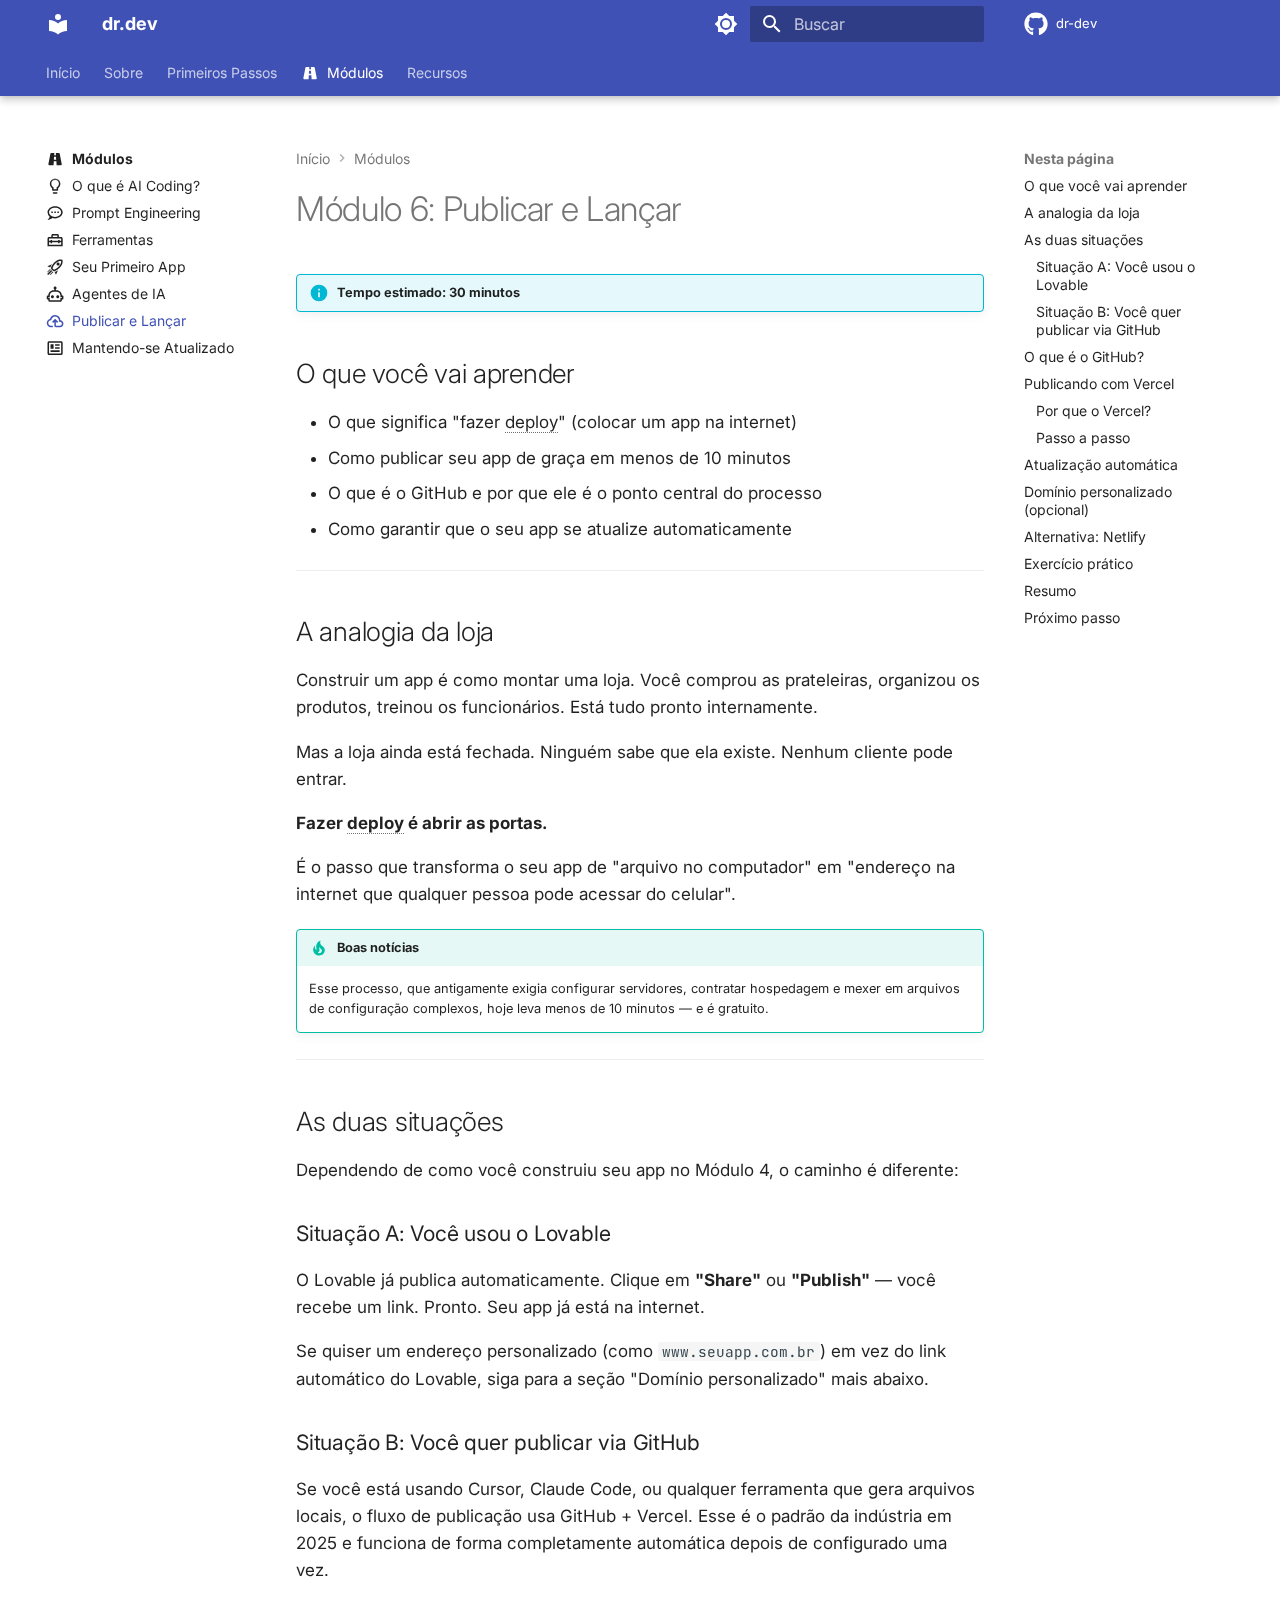
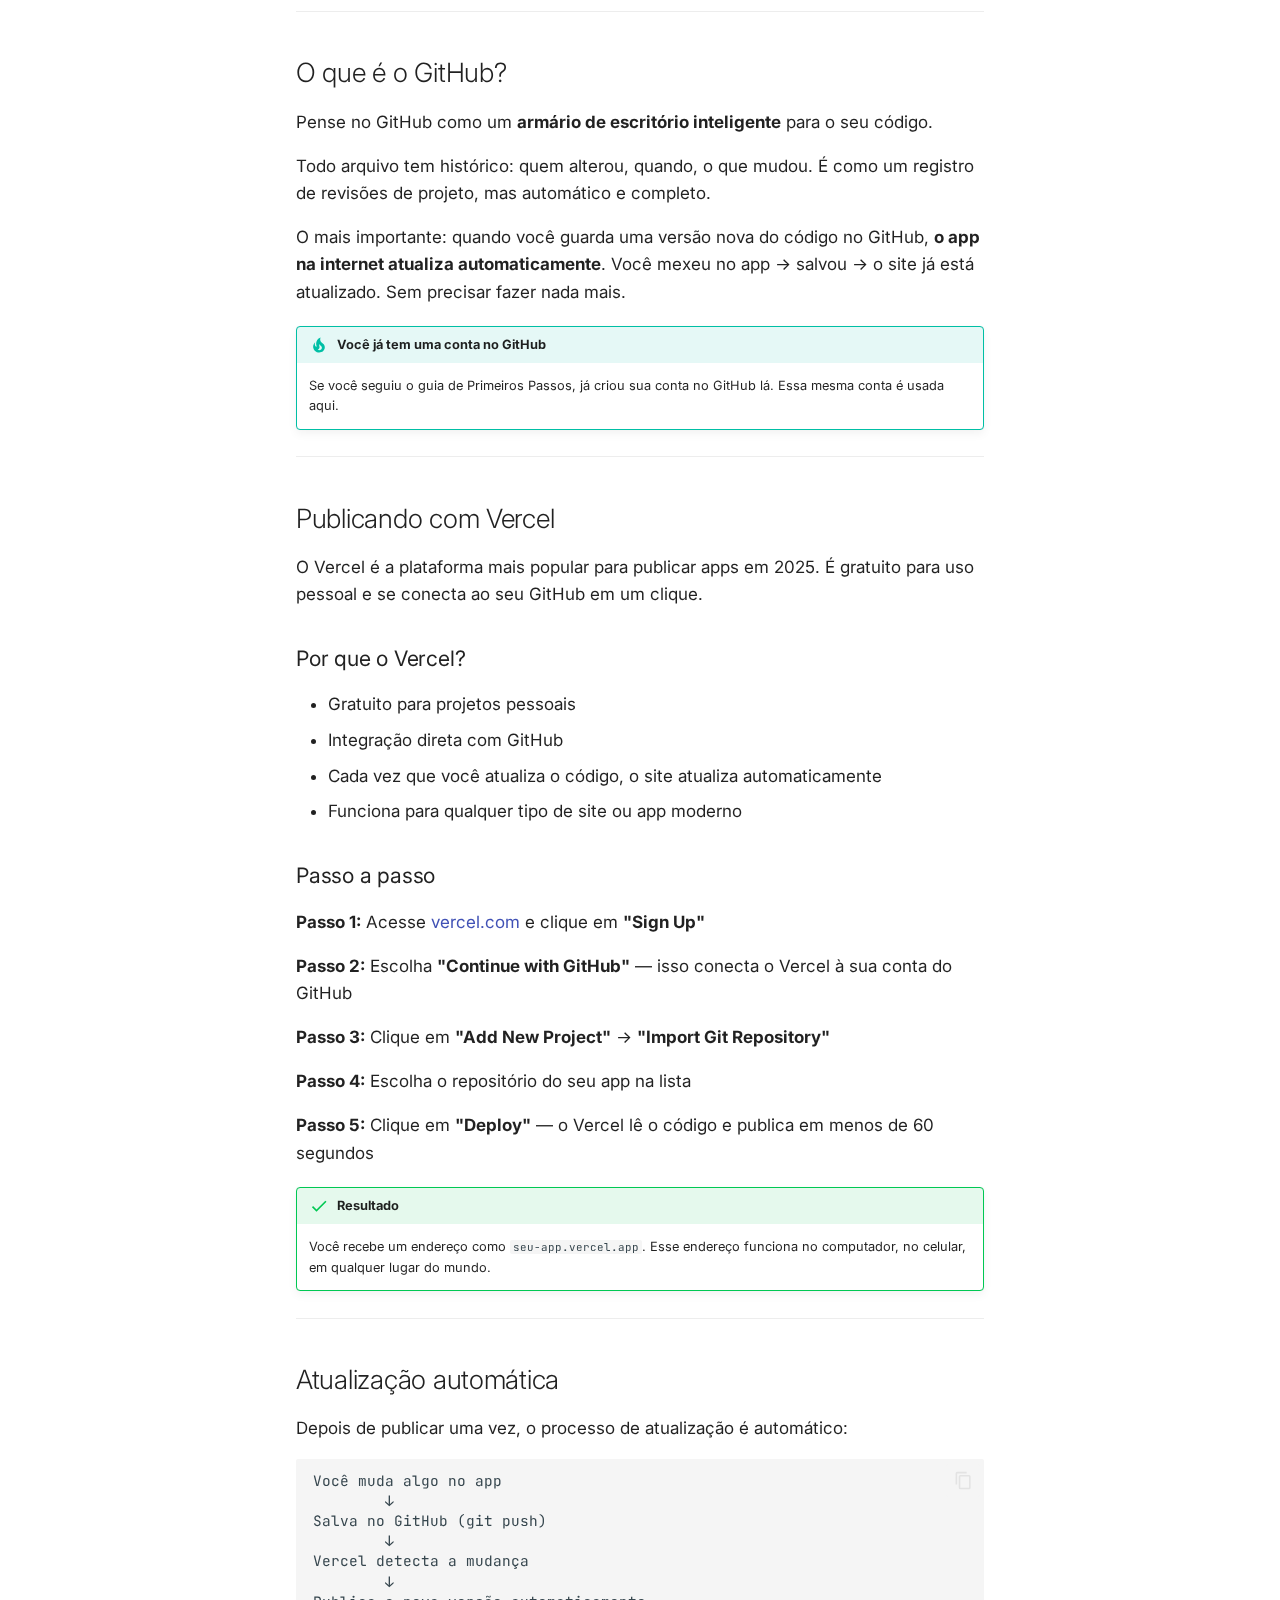
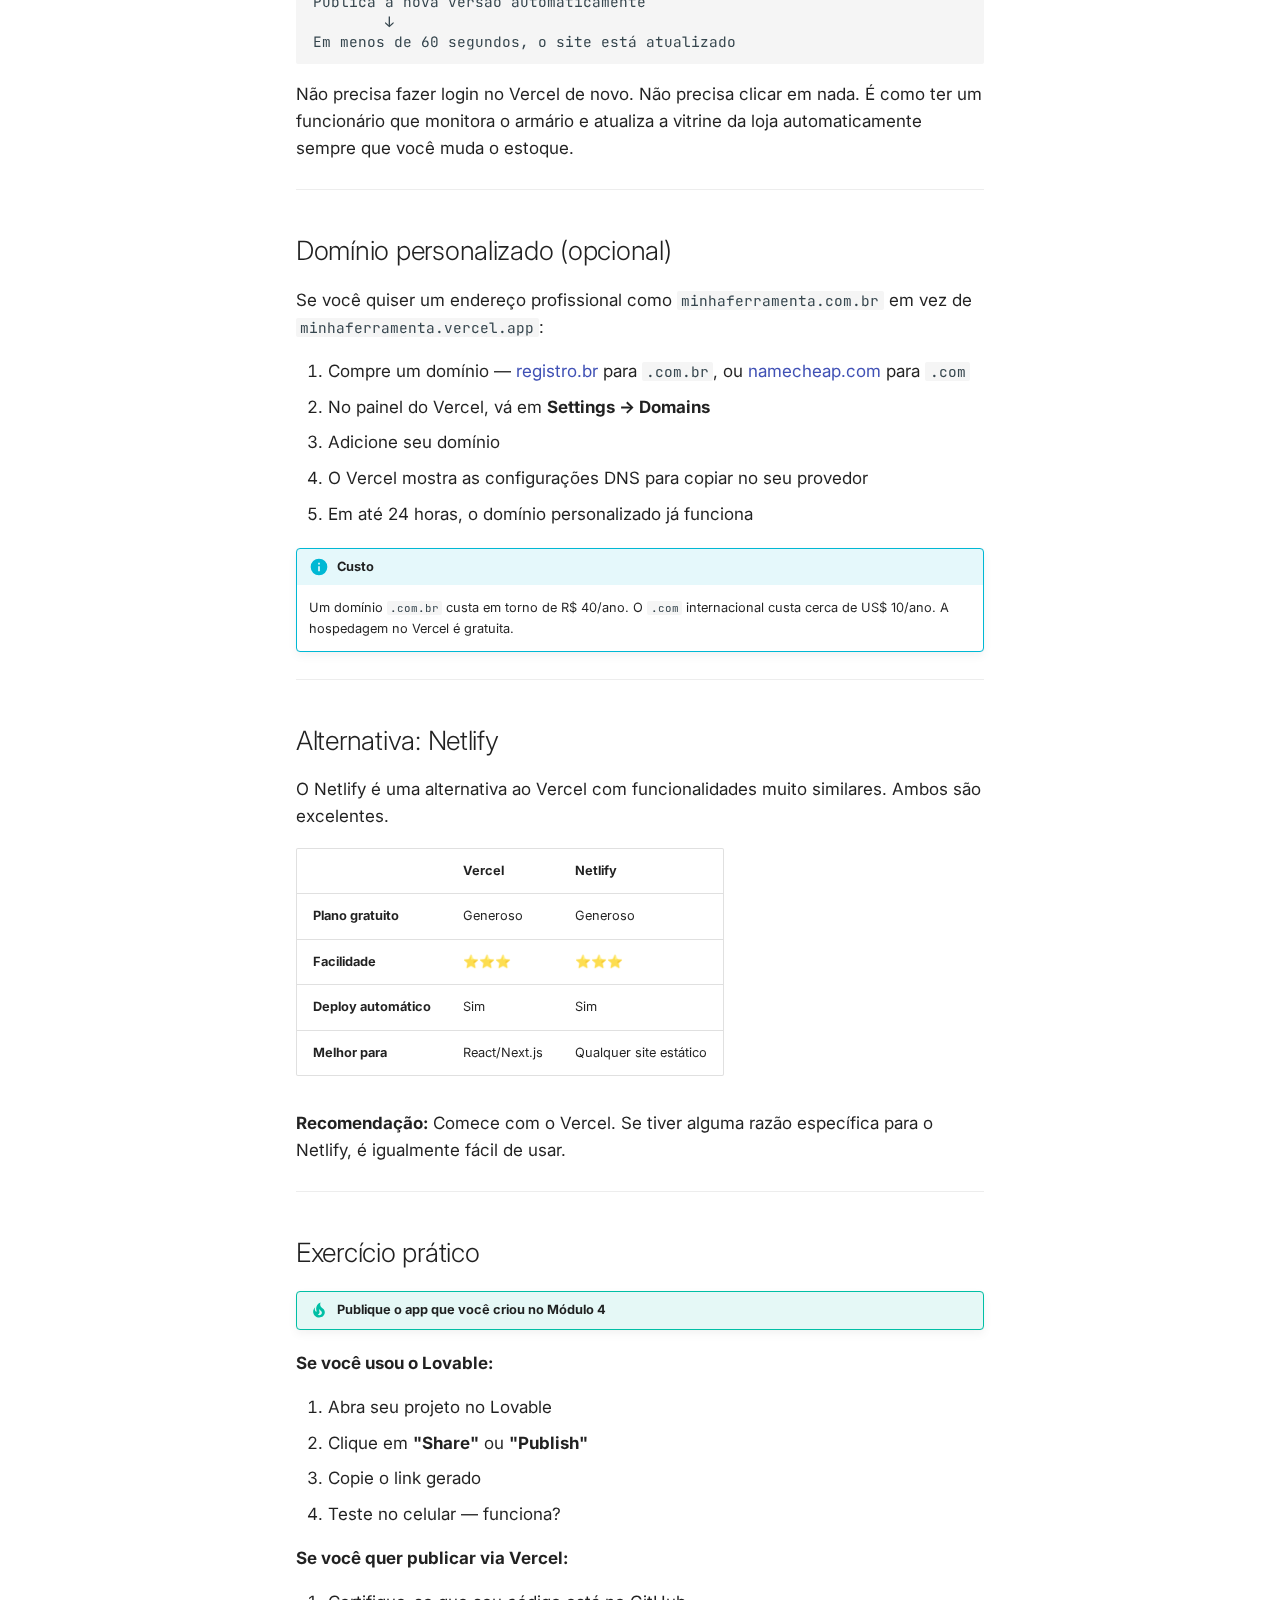
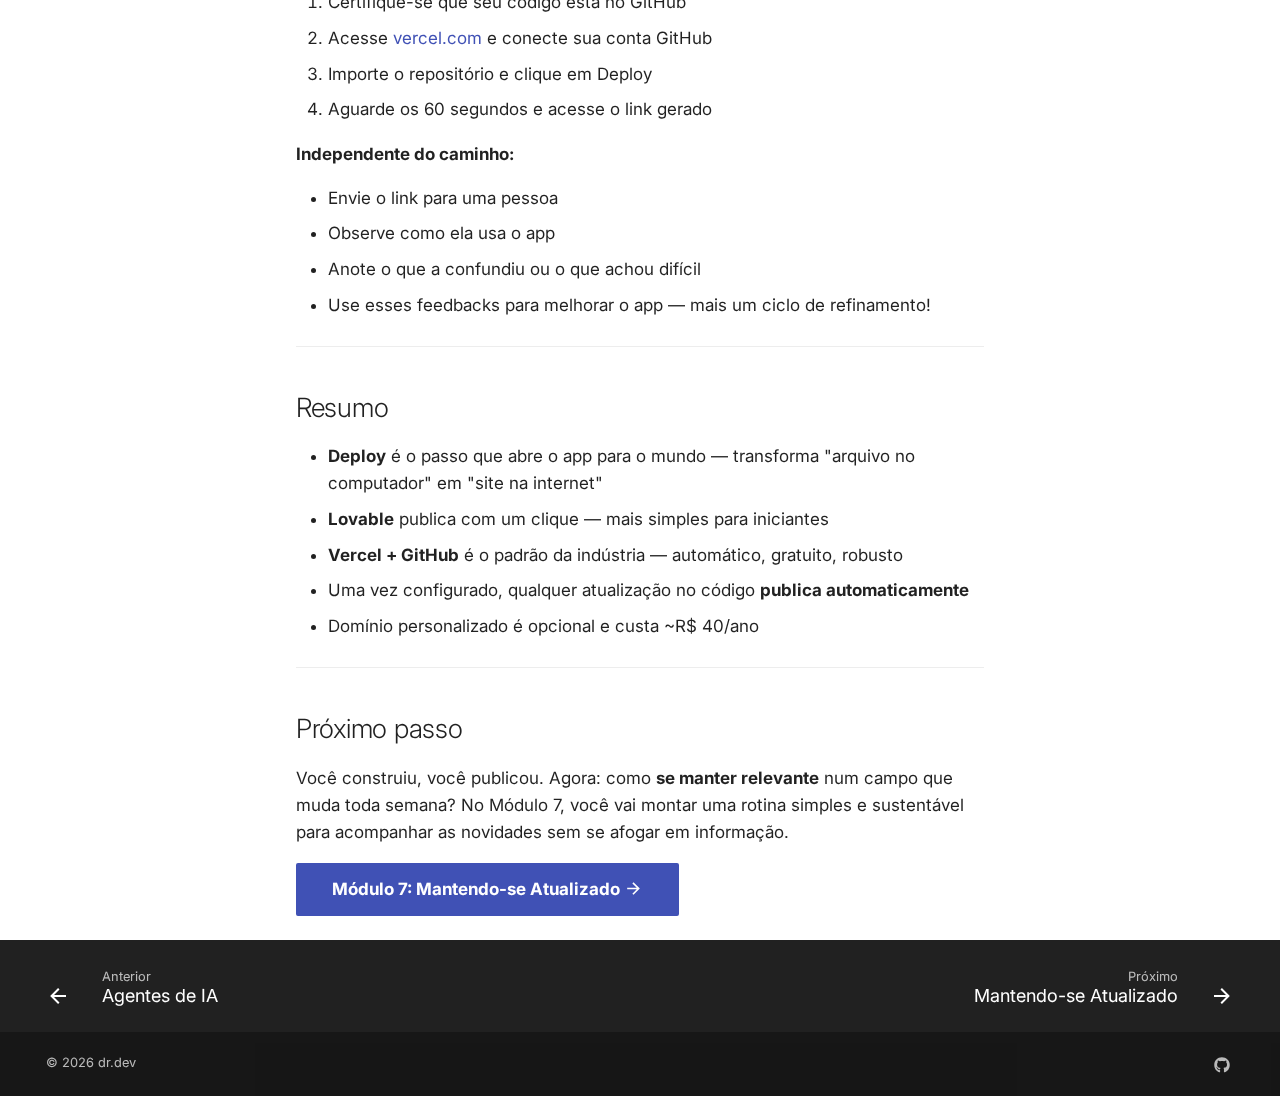
<file: modulos/06-deploy/index.html>
<!doctype html><html lang=pt class=no-js> <head><meta charset=utf-8><meta name=viewport content="width=device-width,initial-scale=1"><meta name=description content="Aprenda a criar aplicações com inteligência artificial, mesmo sem saber programar. Um guia prático e direto ao ponto."><meta name=author content=dr.dev><link href=https://gabrielgsn.github.io/dr-dev/modulos/06-deploy/ rel=canonical><link href=../05-agentes/ rel=prev><link href=../07-atualizado/ rel=next><link rel=icon href=../../assets/images/favicon.png><meta name=generator content="mkdocs-1.6.1, mkdocs-material-9.7.3"><title>Publicar e Lançar - dr.dev</title><link rel=stylesheet href=../../assets/stylesheets/main.484c7ddc.min.css><link rel=stylesheet href=../../assets/stylesheets/palette.ab4e12ef.min.css><link rel=preconnect href=https://fonts.gstatic.com crossorigin><link rel=stylesheet href="https://fonts.googleapis.com/css?family=Inter:300,300i,400,400i,700,700i%7CJetBrains+Mono:400,400i,700,700i&display=fallback"><style>:root{--md-text-font:"Inter";--md-code-font:"JetBrains Mono"}</style><link rel=stylesheet href=../../assets/stylesheets/extra.css><script>__md_scope=new URL("../..",location),__md_hash=e=>[...e].reduce(((e,_)=>(e<<5)-e+_.charCodeAt(0)),0),__md_get=(e,_=localStorage,t=__md_scope)=>JSON.parse(_.getItem(t.pathname+"."+e)),__md_set=(e,_,t=localStorage,a=__md_scope)=>{try{t.setItem(a.pathname+"."+e,JSON.stringify(_))}catch(e){}}</script></head> <body dir=ltr data-md-color-scheme=default data-md-color-primary=indigo data-md-color-accent=deep-purple> <input class=md-toggle data-md-toggle=drawer type=checkbox id=__drawer autocomplete=off> <input class=md-toggle data-md-toggle=search type=checkbox id=__search autocomplete=off> <label class=md-overlay for=__drawer></label> <div data-md-component=skip> <a href=#modulo-6-publicar-e-lancar class=md-skip> Pular para conteúdo </a> </div> <div data-md-component=announce> </div> <header class="md-header md-header--shadow md-header--lifted" data-md-component=header> <nav class="md-header__inner md-grid" aria-label=Cabeçalho> <a href=../.. title=dr.dev class="md-header__button md-logo" aria-label=dr.dev data-md-component=logo> <svg xmlns=http://www.w3.org/2000/svg viewbox="0 0 24 24"><path d="M12 8a3 3 0 0 0 3-3 3 3 0 0 0-3-3 3 3 0 0 0-3 3 3 3 0 0 0 3 3m0 3.54C9.64 9.35 6.5 8 3 8v11c3.5 0 6.64 1.35 9 3.54 2.36-2.19 5.5-3.54 9-3.54V8c-3.5 0-6.64 1.35-9 3.54"/></svg> </a> <label class="md-header__button md-icon" for=__drawer> <svg xmlns=http://www.w3.org/2000/svg viewbox="0 0 24 24"><path d="M3 6h18v2H3zm0 5h18v2H3zm0 5h18v2H3z"/></svg> </label> <div class=md-header__title data-md-component=header-title> <div class=md-header__ellipsis> <div class=md-header__topic> <span class=md-ellipsis> dr.dev </span> </div> <div class=md-header__topic data-md-component=header-topic> <span class=md-ellipsis> Publicar e Lançar </span> </div> </div> </div> <form class=md-header__option data-md-component=palette> <input class=md-option data-md-color-media data-md-color-scheme=default data-md-color-primary=indigo data-md-color-accent=deep-purple aria-label="Modo escuro" type=radio name=__palette id=__palette_0> <label class="md-header__button md-icon" title="Modo escuro" for=__palette_1 hidden> <svg xmlns=http://www.w3.org/2000/svg viewbox="0 0 24 24"><path d="M12 8a4 4 0 0 0-4 4 4 4 0 0 0 4 4 4 4 0 0 0 4-4 4 4 0 0 0-4-4m0 10a6 6 0 0 1-6-6 6 6 0 0 1 6-6 6 6 0 0 1 6 6 6 6 0 0 1-6 6m8-9.31V4h-4.69L12 .69 8.69 4H4v4.69L.69 12 4 15.31V20h4.69L12 23.31 15.31 20H20v-4.69L23.31 12z"/></svg> </label> <input class=md-option data-md-color-media data-md-color-scheme=slate data-md-color-primary=indigo data-md-color-accent=deep-purple aria-label="Modo claro" type=radio name=__palette id=__palette_1> <label class="md-header__button md-icon" title="Modo claro" for=__palette_0 hidden> <svg xmlns=http://www.w3.org/2000/svg viewbox="0 0 24 24"><path d="M12 18c-.89 0-1.74-.2-2.5-.55C11.56 16.5 13 14.42 13 12s-1.44-4.5-3.5-5.45C10.26 6.2 11.11 6 12 6a6 6 0 0 1 6 6 6 6 0 0 1-6 6m8-9.31V4h-4.69L12 .69 8.69 4H4v4.69L.69 12 4 15.31V20h4.69L12 23.31 15.31 20H20v-4.69L23.31 12z"/></svg> </label> </form> <script>var palette=__md_get("__palette");if(palette&&palette.color){if("(prefers-color-scheme)"===palette.color.media){var media=matchMedia("(prefers-color-scheme: light)"),input=document.querySelector(media.matches?"[data-md-color-media='(prefers-color-scheme: light)']":"[data-md-color-media='(prefers-color-scheme: dark)']");palette.color.media=input.getAttribute("data-md-color-media"),palette.color.scheme=input.getAttribute("data-md-color-scheme"),palette.color.primary=input.getAttribute("data-md-color-primary"),palette.color.accent=input.getAttribute("data-md-color-accent")}for(var[key,value]of Object.entries(palette.color))document.body.setAttribute("data-md-color-"+key,value)}</script> <label class="md-header__button md-icon" for=__search> <svg xmlns=http://www.w3.org/2000/svg viewbox="0 0 24 24"><path d="M9.5 3A6.5 6.5 0 0 1 16 9.5c0 1.61-.59 3.09-1.56 4.23l.27.27h.79l5 5-1.5 1.5-5-5v-.79l-.27-.27A6.52 6.52 0 0 1 9.5 16 6.5 6.5 0 0 1 3 9.5 6.5 6.5 0 0 1 9.5 3m0 2C7 5 5 7 5 9.5S7 14 9.5 14 14 12 14 9.5 12 5 9.5 5"/></svg> </label> <div class=md-search data-md-component=search role=dialog> <label class=md-search__overlay for=__search></label> <div class=md-search__inner role=search> <form class=md-search__form name=search> <input type=text class=md-search__input name=query aria-label=Buscar placeholder=Buscar autocapitalize=off autocorrect=off autocomplete=off spellcheck=false data-md-component=search-query required> <label class="md-search__icon md-icon" for=__search> <svg xmlns=http://www.w3.org/2000/svg viewbox="0 0 24 24"><path d="M9.5 3A6.5 6.5 0 0 1 16 9.5c0 1.61-.59 3.09-1.56 4.23l.27.27h.79l5 5-1.5 1.5-5-5v-.79l-.27-.27A6.52 6.52 0 0 1 9.5 16 6.5 6.5 0 0 1 3 9.5 6.5 6.5 0 0 1 9.5 3m0 2C7 5 5 7 5 9.5S7 14 9.5 14 14 12 14 9.5 12 5 9.5 5"/></svg> <svg xmlns=http://www.w3.org/2000/svg viewbox="0 0 24 24"><path d="M20 11v2H8l5.5 5.5-1.42 1.42L4.16 12l7.92-7.92L13.5 5.5 8 11z"/></svg> </label> <nav class=md-search__options aria-label=Pesquisar> <button type=reset class="md-search__icon md-icon" title=Limpar aria-label=Limpar tabindex=-1> <svg xmlns=http://www.w3.org/2000/svg viewbox="0 0 24 24"><path d="M19 6.41 17.59 5 12 10.59 6.41 5 5 6.41 10.59 12 5 17.59 6.41 19 12 13.41 17.59 19 19 17.59 13.41 12z"/></svg> </button> </nav> <div class=md-search__suggest data-md-component=search-suggest></div> </form> <div class=md-search__output> <div class=md-search__scrollwrap tabindex=0 data-md-scrollfix> <div class=md-search-result data-md-component=search-result> <div class=md-search-result__meta> Inicializando busca </div> <ol class=md-search-result__list role=presentation></ol> </div> </div> </div> </div> </div> <div class=md-header__source> <a href=https://github.com/gabrielgsn/dr-dev title="Ir para repositório" class=md-source data-md-component=source> <div class="md-source__icon md-icon"> <svg xmlns=http://www.w3.org/2000/svg viewbox="0 0 512 512"><!-- Font Awesome Free 7.1.0 by @fontawesome - https://fontawesome.com License - https://fontawesome.com/license/free (Icons: CC BY 4.0, Fonts: SIL OFL 1.1, Code: MIT License) Copyright 2025 Fonticons, Inc.--><path d="M173.9 397.4c0 2-2.3 3.6-5.2 3.6-3.3.3-5.6-1.3-5.6-3.6 0-2 2.3-3.6 5.2-3.6 3-.3 5.6 1.3 5.6 3.6m-31.1-4.5c-.7 2 1.3 4.3 4.3 4.9 2.6 1 5.6 0 6.2-2s-1.3-4.3-4.3-5.2c-2.6-.7-5.5.3-6.2 2.3m44.2-1.7c-2.9.7-4.9 2.6-4.6 4.9.3 2 2.9 3.3 5.9 2.6 2.9-.7 4.9-2.6 4.6-4.6-.3-1.9-3-3.2-5.9-2.9M252.8 8C114.1 8 8 113.3 8 252c0 110.9 69.8 205.8 169.5 239.2 12.8 2.3 17.3-5.6 17.3-12.1 0-6.2-.3-40.4-.3-61.4 0 0-70 15-84.7-29.8 0 0-11.4-29.1-27.8-36.6 0 0-22.9-15.7 1.6-15.4 0 0 24.9 2 38.6 25.8 21.9 38.6 58.6 27.5 72.9 20.9 2.3-16 8.8-27.1 16-33.7-55.9-6.2-112.3-14.3-112.3-110.5 0-27.5 7.6-41.3 23.6-58.9-2.6-6.5-11.1-33.3 2.6-67.9 20.9-6.5 69 27 69 27 20-5.6 41.5-8.5 62.8-8.5s42.8 2.9 62.8 8.5c0 0 48.1-33.6 69-27 13.7 34.7 5.2 61.4 2.6 67.9 16 17.7 25.8 31.5 25.8 58.9 0 96.5-58.9 104.2-114.8 110.5 9.2 7.9 17 22.9 17 46.4 0 33.7-.3 75.4-.3 83.6 0 6.5 4.6 14.4 17.3 12.1C436.2 457.8 504 362.9 504 252 504 113.3 391.5 8 252.8 8M105.2 352.9c-1.3 1-1 3.3.7 5.2 1.6 1.6 3.9 2.3 5.2 1 1.3-1 1-3.3-.7-5.2-1.6-1.6-3.9-2.3-5.2-1m-10.8-8.1c-.7 1.3.3 2.9 2.3 3.9 1.6 1 3.6.7 4.3-.7.7-1.3-.3-2.9-2.3-3.9-2-.6-3.6-.3-4.3.7m32.4 35.6c-1.6 1.3-1 4.3 1.3 6.2 2.3 2.3 5.2 2.6 6.5 1 1.3-1.3.7-4.3-1.3-6.2-2.2-2.3-5.2-2.6-6.5-1m-11.4-14.7c-1.6 1-1.6 3.6 0 5.9s4.3 3.3 5.6 2.3c1.6-1.3 1.6-3.9 0-6.2-1.4-2.3-4-3.3-5.6-2"/></svg> </div> <div class=md-source__repository> dr-dev </div> </a> </div> </nav> <nav class=md-tabs aria-label=Abas data-md-component=tabs> <div class=md-grid> <ul class=md-tabs__list> <li class=md-tabs__item> <a href=../.. class=md-tabs__link> Início </a> </li> <li class=md-tabs__item> <a href=../../sobre/ class=md-tabs__link> Sobre </a> </li> <li class=md-tabs__item> <a href=../../primeiros-passos/ class=md-tabs__link> Primeiros Passos </a> </li> <li class="md-tabs__item md-tabs__item--active"> <a href=../ class=md-tabs__link> <svg xmlns=http://www.w3.org/2000/svg viewbox="0 0 24 24"><path d="M18.1 4.8c-.1-.5-.5-.8-1-.8H13l.2 3h-2.4l.2-3H6.8c-.5 0-.9.4-1 .8l-2.7 14c-.1.6.4 1.2 1 1.2H10l.3-5h3.4l.3 5h5.8c.6 0 1.1-.6 1-1.2zM10.4 13l.2-4h2.6l.2 4z"/></svg> Módulos </a> </li> <li class=md-tabs__item> <a href=../../recursos/glossario/ class=md-tabs__link> Recursos </a> </li> </ul> </div> </nav> </header> <div class=md-container data-md-component=container> <main class=md-main data-md-component=main> <div class="md-main__inner md-grid"> <div class="md-sidebar md-sidebar--primary" data-md-component=sidebar data-md-type=navigation> <div class=md-sidebar__scrollwrap> <div class=md-sidebar__inner> <nav class="md-nav md-nav--primary md-nav--lifted" aria-label=Navegação data-md-level=0> <label class=md-nav__title for=__drawer> <a href=../.. title=dr.dev class="md-nav__button md-logo" aria-label=dr.dev data-md-component=logo> <svg xmlns=http://www.w3.org/2000/svg viewbox="0 0 24 24"><path d="M12 8a3 3 0 0 0 3-3 3 3 0 0 0-3-3 3 3 0 0 0-3 3 3 3 0 0 0 3 3m0 3.54C9.64 9.35 6.5 8 3 8v11c3.5 0 6.64 1.35 9 3.54 2.36-2.19 5.5-3.54 9-3.54V8c-3.5 0-6.64 1.35-9 3.54"/></svg> </a> dr.dev </label> <div class=md-nav__source> <a href=https://github.com/gabrielgsn/dr-dev title="Ir para repositório" class=md-source data-md-component=source> <div class="md-source__icon md-icon"> <svg xmlns=http://www.w3.org/2000/svg viewbox="0 0 512 512"><!-- Font Awesome Free 7.1.0 by @fontawesome - https://fontawesome.com License - https://fontawesome.com/license/free (Icons: CC BY 4.0, Fonts: SIL OFL 1.1, Code: MIT License) Copyright 2025 Fonticons, Inc.--><path d="M173.9 397.4c0 2-2.3 3.6-5.2 3.6-3.3.3-5.6-1.3-5.6-3.6 0-2 2.3-3.6 5.2-3.6 3-.3 5.6 1.3 5.6 3.6m-31.1-4.5c-.7 2 1.3 4.3 4.3 4.9 2.6 1 5.6 0 6.2-2s-1.3-4.3-4.3-5.2c-2.6-.7-5.5.3-6.2 2.3m44.2-1.7c-2.9.7-4.9 2.6-4.6 4.9.3 2 2.9 3.3 5.9 2.6 2.9-.7 4.9-2.6 4.6-4.6-.3-1.9-3-3.2-5.9-2.9M252.8 8C114.1 8 8 113.3 8 252c0 110.9 69.8 205.8 169.5 239.2 12.8 2.3 17.3-5.6 17.3-12.1 0-6.2-.3-40.4-.3-61.4 0 0-70 15-84.7-29.8 0 0-11.4-29.1-27.8-36.6 0 0-22.9-15.7 1.6-15.4 0 0 24.9 2 38.6 25.8 21.9 38.6 58.6 27.5 72.9 20.9 2.3-16 8.8-27.1 16-33.7-55.9-6.2-112.3-14.3-112.3-110.5 0-27.5 7.6-41.3 23.6-58.9-2.6-6.5-11.1-33.3 2.6-67.9 20.9-6.5 69 27 69 27 20-5.6 41.5-8.5 62.8-8.5s42.8 2.9 62.8 8.5c0 0 48.1-33.6 69-27 13.7 34.7 5.2 61.4 2.6 67.9 16 17.7 25.8 31.5 25.8 58.9 0 96.5-58.9 104.2-114.8 110.5 9.2 7.9 17 22.9 17 46.4 0 33.7-.3 75.4-.3 83.6 0 6.5 4.6 14.4 17.3 12.1C436.2 457.8 504 362.9 504 252 504 113.3 391.5 8 252.8 8M105.2 352.9c-1.3 1-1 3.3.7 5.2 1.6 1.6 3.9 2.3 5.2 1 1.3-1 1-3.3-.7-5.2-1.6-1.6-3.9-2.3-5.2-1m-10.8-8.1c-.7 1.3.3 2.9 2.3 3.9 1.6 1 3.6.7 4.3-.7.7-1.3-.3-2.9-2.3-3.9-2-.6-3.6-.3-4.3.7m32.4 35.6c-1.6 1.3-1 4.3 1.3 6.2 2.3 2.3 5.2 2.6 6.5 1 1.3-1.3.7-4.3-1.3-6.2-2.2-2.3-5.2-2.6-6.5-1m-11.4-14.7c-1.6 1-1.6 3.6 0 5.9s4.3 3.3 5.6 2.3c1.6-1.3 1.6-3.9 0-6.2-1.4-2.3-4-3.3-5.6-2"/></svg> </div> <div class=md-source__repository> dr-dev </div> </a> </div> <ul class=md-nav__list data-md-scrollfix> <li class=md-nav__item> <a href=../.. class=md-nav__link> <span class=md-ellipsis> Início </span> </a> </li> <li class=md-nav__item> <a href=../../sobre/ class=md-nav__link> <span class=md-ellipsis> Sobre </span> </a> </li> <li class=md-nav__item> <a href=../../primeiros-passos/ class=md-nav__link> <svg xmlns=http://www.w3.org/2000/svg viewbox="0 0 24 24"><path d="m13.13 22.19-1.63-3.83c1.57-.58 3.04-1.36 4.4-2.27zM5.64 12.5l-3.83-1.63 6.1-2.77C7 9.46 6.22 10.93 5.64 12.5M19.22 4c.28 0 .53 0 .74.05.17 1.39-.02 4.25-3.3 7.53-1.7 1.71-3.73 3.02-6.01 3.89l-2.15-2.1c.92-2.31 2.23-4.34 3.92-6.03C15.18 4.58 17.64 4 19.22 4m0-2c-1.98 0-4.98.69-8.22 3.93-2.19 2.19-3.5 4.6-4.35 6.71-.28.75-.09 1.57.46 2.13l2.13 2.12c.38.38.89.61 1.42.61.23 0 .47-.06.7-.15A19.1 19.1 0 0 0 18.07 13c5.66-5.66 3.54-10.61 3.54-10.61S20.7 2 19.22 2m-4.68 7.46c-.78-.78-.78-2.05 0-2.83s2.05-.78 2.83 0c.77.78.78 2.05 0 2.83s-2.05.78-2.83 0m-5.66 7.07-1.41-1.41zM6.24 22l3.64-3.64c-.34-.09-.67-.24-.97-.45L4.83 22zM2 22h1.41l4.77-4.76-1.42-1.41L2 20.59zm0-2.83 4.09-4.08c-.21-.3-.36-.62-.45-.97L2 17.76z"/></svg> <span class=md-ellipsis> Primeiros Passos </span> </a> </li> <li class="md-nav__item md-nav__item--active md-nav__item--section md-nav__item--nested"> <input class="md-nav__toggle md-toggle " type=checkbox id=__nav_4 checked> <div class="md-nav__link md-nav__container"> <a href=../ class="md-nav__link "> <svg xmlns=http://www.w3.org/2000/svg viewbox="0 0 24 24"><path d="M18.1 4.8c-.1-.5-.5-.8-1-.8H13l.2 3h-2.4l.2-3H6.8c-.5 0-.9.4-1 .8l-2.7 14c-.1.6.4 1.2 1 1.2H10l.3-5h3.4l.3 5h5.8c.6 0 1.1-.6 1-1.2zM10.4 13l.2-4h2.6l.2 4z"/></svg> <span class=md-ellipsis> Módulos </span> </a> <label class="md-nav__link " for=__nav_4 id=__nav_4_label tabindex> <span class="md-nav__icon md-icon"></span> </label> </div> <nav class=md-nav data-md-level=1 aria-labelledby=__nav_4_label aria-expanded=true> <label class=md-nav__title for=__nav_4> <span class="md-nav__icon md-icon"></span> Módulos </label> <ul class=md-nav__list data-md-scrollfix> <li class=md-nav__item> <a href=../01-o-que-e-ai-coding/ class=md-nav__link> <svg xmlns=http://www.w3.org/2000/svg viewbox="0 0 24 24"><path d="M12 2a7 7 0 0 1 7 7c0 2.38-1.19 4.47-3 5.74V17a1 1 0 0 1-1 1H9a1 1 0 0 1-1-1v-2.26C6.19 13.47 5 11.38 5 9a7 7 0 0 1 7-7M9 21v-1h6v1a1 1 0 0 1-1 1h-4a1 1 0 0 1-1-1m3-17a5 5 0 0 0-5 5c0 2.05 1.23 3.81 3 4.58V16h4v-2.42c1.77-.77 3-2.53 3-4.58a5 5 0 0 0-5-5"/></svg> <span class=md-ellipsis> O que é AI Coding? </span> </a> </li> <li class=md-nav__item> <a href=../02-prompt-engineering/ class=md-nav__link> <svg xmlns=http://www.w3.org/2000/svg viewbox="0 0 24 24"><path d="M12 3C6.5 3 2 6.58 2 11a7.22 7.22 0 0 0 2.75 5.5c0 .6-.42 2.17-2.75 4.5 2.37-.11 4.64-1 6.47-2.5 1.14.33 2.34.5 3.53.5 5.5 0 10-3.58 10-8s-4.5-8-10-8m0 14c-4.42 0-8-2.69-8-6s3.58-6 8-6 8 2.69 8 6-3.58 6-8 6m5-5v-2h-2v2zm-4 0v-2h-2v2zm-4 0v-2H7v2z"/></svg> <span class=md-ellipsis> Prompt Engineering </span> </a> </li> <li class=md-nav__item> <a href=../03-ferramentas/ class=md-nav__link> <svg xmlns=http://www.w3.org/2000/svg viewbox="0 0 24 24"><path d="M20 8h-3V6c0-1.1-.9-2-2-2H9c-1.1 0-2 .9-2 2v2H4c-1.1 0-2 .9-2 2v10h20V10c0-1.1-.9-2-2-2M9 6h6v2H9zm11 12H4v-3h2v1h2v-1h8v1h2v-1h2zm-2-5v-1h-2v1H8v-1H6v1H4v-3h16v3z"/></svg> <span class=md-ellipsis> Ferramentas </span> </a> </li> <li class=md-nav__item> <a href=../04-primeiro-app/ class=md-nav__link> <svg xmlns=http://www.w3.org/2000/svg viewbox="0 0 24 24"><path d="m13.13 22.19-1.63-3.83c1.57-.58 3.04-1.36 4.4-2.27zM5.64 12.5l-3.83-1.63 6.1-2.77C7 9.46 6.22 10.93 5.64 12.5M19.22 4c.28 0 .53 0 .74.05.17 1.39-.02 4.25-3.3 7.53-1.7 1.71-3.73 3.02-6.01 3.89l-2.15-2.1c.92-2.31 2.23-4.34 3.92-6.03C15.18 4.58 17.64 4 19.22 4m0-2c-1.98 0-4.98.69-8.22 3.93-2.19 2.19-3.5 4.6-4.35 6.71-.28.75-.09 1.57.46 2.13l2.13 2.12c.38.38.89.61 1.42.61.23 0 .47-.06.7-.15A19.1 19.1 0 0 0 18.07 13c5.66-5.66 3.54-10.61 3.54-10.61S20.7 2 19.22 2m-4.68 7.46c-.78-.78-.78-2.05 0-2.83s2.05-.78 2.83 0c.77.78.78 2.05 0 2.83s-2.05.78-2.83 0m-5.66 7.07-1.41-1.41zM6.24 22l3.64-3.64c-.34-.09-.67-.24-.97-.45L4.83 22zM2 22h1.41l4.77-4.76-1.42-1.41L2 20.59zm0-2.83 4.09-4.08c-.21-.3-.36-.62-.45-.97L2 17.76z"/></svg> <span class=md-ellipsis> Seu Primeiro App </span> </a> </li> <li class=md-nav__item> <a href=../05-agentes/ class=md-nav__link> <svg xmlns=http://www.w3.org/2000/svg viewbox="0 0 24 24"><path d="M17.5 15.5c0 1.11-.89 2-2 2s-2-.89-2-2 .9-2 2-2 2 .9 2 2m-9-2c-1.1 0-2 .9-2 2s.9 2 2 2 2-.89 2-2-.89-2-2-2M23 15v3c0 .55-.45 1-1 1h-1v1c0 1.11-.89 2-2 2H5a2 2 0 0 1-2-2v-1H2c-.55 0-1-.45-1-1v-3c0-.55.45-1 1-1h1c0-3.87 3.13-7 7-7h1V5.73c-.6-.34-1-.99-1-1.73 0-1.1.9-2 2-2s2 .9 2 2c0 .74-.4 1.39-1 1.73V7h1c3.87 0 7 3.13 7 7h1c.55 0 1 .45 1 1m-2 1h-2v-2c0-2.76-2.24-5-5-5h-4c-2.76 0-5 2.24-5 5v2H3v1h2v3h14v-3h2z"/></svg> <span class=md-ellipsis> Agentes de IA </span> </a> </li> <li class="md-nav__item md-nav__item--active"> <input class="md-nav__toggle md-toggle" type=checkbox id=__toc> <label class="md-nav__link md-nav__link--active" for=__toc> <svg xmlns=http://www.w3.org/2000/svg viewbox="0 0 24 24"><path d="M6.5 20q-2.28 0-3.89-1.57Q1 16.85 1 14.58q0-1.95 1.17-3.48 1.18-1.53 3.08-1.95.63-2.3 2.5-3.72Q9.63 4 12 4q2.93 0 4.96 2.04Q19 8.07 19 11q1.73.2 2.86 1.5 1.14 1.28 1.14 3 0 1.88-1.31 3.19T18.5 20H13q-.82 0-1.41-.59Q11 18.83 11 18v-5.15L9.4 14.4 8 13l4-4 4 4-1.4 1.4-1.6-1.55V18h5.5q1.05 0 1.77-.73.73-.72.73-1.77t-.73-1.77Q19.55 13 18.5 13H17v-2q0-2.07-1.46-3.54Q14.08 6 12 6 9.93 6 8.46 7.46 7 8.93 7 11h-.5q-1.45 0-2.47 1.03Q3 13.05 3 14.5T4.03 17q1.02 1 2.47 1H9v2m3-7"/></svg> <span class=md-ellipsis> Publicar e Lançar </span> <span class="md-nav__icon md-icon"></span> </label> <a href=./ class="md-nav__link md-nav__link--active"> <svg xmlns=http://www.w3.org/2000/svg viewbox="0 0 24 24"><path d="M6.5 20q-2.28 0-3.89-1.57Q1 16.85 1 14.58q0-1.95 1.17-3.48 1.18-1.53 3.08-1.95.63-2.3 2.5-3.72Q9.63 4 12 4q2.93 0 4.96 2.04Q19 8.07 19 11q1.73.2 2.86 1.5 1.14 1.28 1.14 3 0 1.88-1.31 3.19T18.5 20H13q-.82 0-1.41-.59Q11 18.83 11 18v-5.15L9.4 14.4 8 13l4-4 4 4-1.4 1.4-1.6-1.55V18h5.5q1.05 0 1.77-.73.73-.72.73-1.77t-.73-1.77Q19.55 13 18.5 13H17v-2q0-2.07-1.46-3.54Q14.08 6 12 6 9.93 6 8.46 7.46 7 8.93 7 11h-.5q-1.45 0-2.47 1.03Q3 13.05 3 14.5T4.03 17q1.02 1 2.47 1H9v2m3-7"/></svg> <span class=md-ellipsis> Publicar e Lançar </span> </a> <nav class="md-nav md-nav--secondary" aria-label="Nesta página"> <label class=md-nav__title for=__toc> <span class="md-nav__icon md-icon"></span> Nesta página </label> <ul class=md-nav__list data-md-component=toc data-md-scrollfix> <li class=md-nav__item> <a href=#o-que-voce-vai-aprender class=md-nav__link> <span class=md-ellipsis> O que você vai aprender </span> </a> </li> <li class=md-nav__item> <a href=#a-analogia-da-loja class=md-nav__link> <span class=md-ellipsis> A analogia da loja </span> </a> </li> <li class=md-nav__item> <a href=#as-duas-situacoes class=md-nav__link> <span class=md-ellipsis> As duas situações </span> </a> <nav class=md-nav aria-label="As duas situações"> <ul class=md-nav__list> <li class=md-nav__item> <a href=#situacao-a-voce-usou-o-lovable class=md-nav__link> <span class=md-ellipsis> Situação A: Você usou o Lovable </span> </a> </li> <li class=md-nav__item> <a href=#situacao-b-voce-quer-publicar-via-github class=md-nav__link> <span class=md-ellipsis> Situação B: Você quer publicar via GitHub </span> </a> </li> </ul> </nav> </li> <li class=md-nav__item> <a href=#o-que-e-o-github class=md-nav__link> <span class=md-ellipsis> O que é o GitHub? </span> </a> </li> <li class=md-nav__item> <a href=#publicando-com-vercel class=md-nav__link> <span class=md-ellipsis> Publicando com Vercel </span> </a> <nav class=md-nav aria-label="Publicando com Vercel"> <ul class=md-nav__list> <li class=md-nav__item> <a href=#por-que-o-vercel class=md-nav__link> <span class=md-ellipsis> Por que o Vercel? </span> </a> </li> <li class=md-nav__item> <a href=#passo-a-passo class=md-nav__link> <span class=md-ellipsis> Passo a passo </span> </a> </li> </ul> </nav> </li> <li class=md-nav__item> <a href=#atualizacao-automatica class=md-nav__link> <span class=md-ellipsis> Atualização automática </span> </a> </li> <li class=md-nav__item> <a href=#dominio-personalizado-opcional class=md-nav__link> <span class=md-ellipsis> Domínio personalizado (opcional) </span> </a> </li> <li class=md-nav__item> <a href=#alternativa-netlify class=md-nav__link> <span class=md-ellipsis> Alternativa: Netlify </span> </a> </li> <li class=md-nav__item> <a href=#exercicio-pratico class=md-nav__link> <span class=md-ellipsis> Exercício prático </span> </a> </li> <li class=md-nav__item> <a href=#resumo class=md-nav__link> <span class=md-ellipsis> Resumo </span> </a> </li> <li class=md-nav__item> <a href=#proximo-passo class=md-nav__link> <span class=md-ellipsis> Próximo passo </span> </a> </li> </ul> </nav> </li> <li class=md-nav__item> <a href=../07-atualizado/ class=md-nav__link> <svg xmlns=http://www.w3.org/2000/svg viewbox="0 0 24 24"><path d="M20 5v14H4V5zm0-2H4c-1.11 0-2 .89-2 2v14c0 1.11.89 2 2 2h16c1.11 0 2-.89 2-2V5c0-1.11-.89-2-2-2m-2 12H6v2h12zm-8-8H6v6h4zm2 2h6V7h-6zm6 2h-6v2h6z"/></svg> <span class=md-ellipsis> Mantendo-se Atualizado </span> </a> </li> </ul> </nav> </li> <li class="md-nav__item md-nav__item--nested"> <input class="md-nav__toggle md-toggle " type=checkbox id=__nav_5> <label class=md-nav__link for=__nav_5 id=__nav_5_label tabindex=0> <span class=md-ellipsis> Recursos </span> <span class="md-nav__icon md-icon"></span> </label> <nav class=md-nav data-md-level=1 aria-labelledby=__nav_5_label aria-expanded=false> <label class=md-nav__title for=__nav_5> <span class="md-nav__icon md-icon"></span> Recursos </label> <ul class=md-nav__list data-md-scrollfix> <li class=md-nav__item> <a href=../../recursos/glossario/ class=md-nav__link> <svg xmlns=http://www.w3.org/2000/svg viewbox="0 0 24 24"><path d="M5.81 2C4.83 2.09 4 3 4 4v16c0 1.05.95 2 2 2h12c1.05 0 2-.95 2-2V4a2 2 0 0 0-2-2h-6v7L9.5 7.5 7 9V2H5.81M12 13h1a1 1 0 0 1 1 1v4h-1v-2h-1v2h-1v-4a1 1 0 0 1 1-1m0 1v1h1v-1zm3 1h3v1l-2 3h2v1h-3v-1l2-3h-2z"/></svg> <span class=md-ellipsis> Glossário </span> </a> </li> <li class=md-nav__item> <a href=../../recursos/links-uteis/ class=md-nav__link> <svg xmlns=http://www.w3.org/2000/svg viewbox="0 0 24 24"><path d="M10.59 13.41c.41.39.41 1.03 0 1.42-.39.39-1.03.39-1.42 0a5.003 5.003 0 0 1 0-7.07l3.54-3.54a5.003 5.003 0 0 1 7.07 0 5.003 5.003 0 0 1 0 7.07l-1.49 1.49c.01-.82-.12-1.64-.4-2.42l.47-.48a2.98 2.98 0 0 0 0-4.24 2.98 2.98 0 0 0-4.24 0l-3.53 3.53a2.98 2.98 0 0 0 0 4.24m2.82-4.24c.39-.39 1.03-.39 1.42 0a5.003 5.003 0 0 1 0 7.07l-3.54 3.54a5.003 5.003 0 0 1-7.07 0 5.003 5.003 0 0 1 0-7.07l1.49-1.49c-.01.82.12 1.64.4 2.43l-.47.47a2.98 2.98 0 0 0 0 4.24 2.98 2.98 0 0 0 4.24 0l3.53-3.53a2.98 2.98 0 0 0 0-4.24.973.973 0 0 1 0-1.42"/></svg> <span class=md-ellipsis> Links Úteis </span> </a> </li> <li class=md-nav__item> <a href=../../recursos/faq/ class=md-nav__link> <svg xmlns=http://www.w3.org/2000/svg viewbox="0 0 24 24"><path d="M18 15H6l-4 4V3a1 1 0 0 1 1-1h15a1 1 0 0 1 1 1v11a1 1 0 0 1-1 1m5-6v14l-4-4H8a1 1 0 0 1-1-1v-1h14V8h1a1 1 0 0 1 1 1M8.19 4c-.87 0-1.57.2-2.11.59-.52.41-.78.98-.77 1.77l.01.03h1.93c.01-.3.1-.53.28-.69a1 1 0 0 1 .66-.23c.31 0 .57.1.75.28.18.19.26.45.26.75 0 .32-.07.59-.23.82-.14.23-.35.43-.61.59-.51.34-.86.64-1.05.91C7.11 9.08 7 9.5 7 10h2c0-.31.04-.56.13-.74s.26-.36.51-.52c.45-.24.82-.53 1.11-.93s.44-.81.44-1.31c0-.76-.27-1.37-.81-1.82C9.85 4.23 9.12 4 8.19 4M7 11v2h2v-2zm6 2h2v-2h-2zm0-9v6h2V4z"/></svg> <span class=md-ellipsis> FAQ </span> </a> </li> </ul> </nav> </li> </ul> </nav> </div> </div> </div> <div class="md-sidebar md-sidebar--secondary" data-md-component=sidebar data-md-type=toc> <div class=md-sidebar__scrollwrap> <div class=md-sidebar__inner> <nav class="md-nav md-nav--secondary" aria-label="Nesta página"> <label class=md-nav__title for=__toc> <span class="md-nav__icon md-icon"></span> Nesta página </label> <ul class=md-nav__list data-md-component=toc data-md-scrollfix> <li class=md-nav__item> <a href=#o-que-voce-vai-aprender class=md-nav__link> <span class=md-ellipsis> O que você vai aprender </span> </a> </li> <li class=md-nav__item> <a href=#a-analogia-da-loja class=md-nav__link> <span class=md-ellipsis> A analogia da loja </span> </a> </li> <li class=md-nav__item> <a href=#as-duas-situacoes class=md-nav__link> <span class=md-ellipsis> As duas situações </span> </a> <nav class=md-nav aria-label="As duas situações"> <ul class=md-nav__list> <li class=md-nav__item> <a href=#situacao-a-voce-usou-o-lovable class=md-nav__link> <span class=md-ellipsis> Situação A: Você usou o Lovable </span> </a> </li> <li class=md-nav__item> <a href=#situacao-b-voce-quer-publicar-via-github class=md-nav__link> <span class=md-ellipsis> Situação B: Você quer publicar via GitHub </span> </a> </li> </ul> </nav> </li> <li class=md-nav__item> <a href=#o-que-e-o-github class=md-nav__link> <span class=md-ellipsis> O que é o GitHub? </span> </a> </li> <li class=md-nav__item> <a href=#publicando-com-vercel class=md-nav__link> <span class=md-ellipsis> Publicando com Vercel </span> </a> <nav class=md-nav aria-label="Publicando com Vercel"> <ul class=md-nav__list> <li class=md-nav__item> <a href=#por-que-o-vercel class=md-nav__link> <span class=md-ellipsis> Por que o Vercel? </span> </a> </li> <li class=md-nav__item> <a href=#passo-a-passo class=md-nav__link> <span class=md-ellipsis> Passo a passo </span> </a> </li> </ul> </nav> </li> <li class=md-nav__item> <a href=#atualizacao-automatica class=md-nav__link> <span class=md-ellipsis> Atualização automática </span> </a> </li> <li class=md-nav__item> <a href=#dominio-personalizado-opcional class=md-nav__link> <span class=md-ellipsis> Domínio personalizado (opcional) </span> </a> </li> <li class=md-nav__item> <a href=#alternativa-netlify class=md-nav__link> <span class=md-ellipsis> Alternativa: Netlify </span> </a> </li> <li class=md-nav__item> <a href=#exercicio-pratico class=md-nav__link> <span class=md-ellipsis> Exercício prático </span> </a> </li> <li class=md-nav__item> <a href=#resumo class=md-nav__link> <span class=md-ellipsis> Resumo </span> </a> </li> <li class=md-nav__item> <a href=#proximo-passo class=md-nav__link> <span class=md-ellipsis> Próximo passo </span> </a> </li> </ul> </nav> </div> </div> </div> <div class=md-content data-md-component=content> <nav class=md-path aria-label=Navegação> <ol class=md-path__list> <li class=md-path__item> <a href=../.. class=md-path__link> <span class=md-ellipsis> Início </span> </a> </li> <li class=md-path__item> <a href=../ class=md-path__link> <span class=md-ellipsis> Módulos </span> </a> </li> </ol> </nav> <article class="md-content__inner md-typeset"> <h1 id=modulo-6-publicar-e-lancar>Módulo 6: Publicar e Lançar<a class=headerlink href=#modulo-6-publicar-e-lancar title="Permanent link">&para;</a></h1> <div class="admonition info"> <p class=admonition-title>Tempo estimado: 30 minutos</p> </div> <h2 id=o-que-voce-vai-aprender>O que você vai aprender<a class=headerlink href=#o-que-voce-vai-aprender title="Permanent link">&para;</a></h2> <ul> <li>O que significa "fazer <abbr title="Publicar uma aplicação para que outros possam acessar">deploy</abbr>" (colocar um app na internet)</li> <li>Como publicar seu app de graça em menos de 10 minutos</li> <li>O que é o GitHub e por que ele é o ponto central do processo</li> <li>Como garantir que o seu app se atualize automaticamente</li> </ul> <hr> <h2 id=a-analogia-da-loja>A analogia da loja<a class=headerlink href=#a-analogia-da-loja title="Permanent link">&para;</a></h2> <p>Construir um app é como montar uma loja. Você comprou as prateleiras, organizou os produtos, treinou os funcionários. Está tudo pronto internamente.</p> <p>Mas a loja ainda está fechada. Ninguém sabe que ela existe. Nenhum cliente pode entrar.</p> <p><strong>Fazer <abbr title="Publicar uma aplicação para que outros possam acessar">deploy</abbr> é abrir as portas.</strong></p> <p>É o passo que transforma o seu app de "arquivo no computador" em "endereço na internet que qualquer pessoa pode acessar do celular".</p> <div class="admonition tip"> <p class=admonition-title>Boas notícias</p> <p>Esse processo, que antigamente exigia configurar servidores, contratar hospedagem e mexer em arquivos de configuração complexos, hoje leva menos de 10 minutos — e é gratuito.</p> </div> <hr> <h2 id=as-duas-situacoes>As duas situações<a class=headerlink href=#as-duas-situacoes title="Permanent link">&para;</a></h2> <p>Dependendo de como você construiu seu app no Módulo 4, o caminho é diferente:</p> <h3 id=situacao-a-voce-usou-o-lovable>Situação A: Você usou o Lovable<a class=headerlink href=#situacao-a-voce-usou-o-lovable title="Permanent link">&para;</a></h3> <p>O Lovable já publica automaticamente. Clique em <strong>"Share"</strong> ou <strong>"Publish"</strong> — você recebe um link. Pronto. Seu app já está na internet.</p> <p>Se quiser um endereço personalizado (como <code>www.seuapp.com.br</code>) em vez do link automático do Lovable, siga para a seção "Domínio personalizado" mais abaixo.</p> <h3 id=situacao-b-voce-quer-publicar-via-github>Situação B: Você quer publicar via GitHub<a class=headerlink href=#situacao-b-voce-quer-publicar-via-github title="Permanent link">&para;</a></h3> <p>Se você está usando Cursor, Claude Code, ou qualquer ferramenta que gera arquivos locais, o fluxo de publicação usa GitHub + Vercel. Esse é o padrão da indústria em 2025 e funciona de forma completamente automática depois de configurado uma vez.</p> <hr> <h2 id=o-que-e-o-github>O que é o GitHub?<a class=headerlink href=#o-que-e-o-github title="Permanent link">&para;</a></h2> <p>Pense no GitHub como um <strong>armário de escritório inteligente</strong> para o seu código.</p> <p>Todo arquivo tem histórico: quem alterou, quando, o que mudou. É como um registro de revisões de projeto, mas automático e completo.</p> <p>O mais importante: quando você guarda uma versão nova do código no GitHub, <strong>o app na internet atualiza automaticamente</strong>. Você mexeu no app → salvou → o site já está atualizado. Sem precisar fazer nada mais.</p> <div class="admonition tip"> <p class=admonition-title>Você já tem uma conta no GitHub</p> <p>Se você seguiu o guia de Primeiros Passos, já criou sua conta no GitHub lá. Essa mesma conta é usada aqui.</p> </div> <hr> <h2 id=publicando-com-vercel>Publicando com Vercel<a class=headerlink href=#publicando-com-vercel title="Permanent link">&para;</a></h2> <p>O Vercel é a plataforma mais popular para publicar apps em 2025. É gratuito para uso pessoal e se conecta ao seu GitHub em um clique.</p> <h3 id=por-que-o-vercel>Por que o Vercel?<a class=headerlink href=#por-que-o-vercel title="Permanent link">&para;</a></h3> <ul> <li>Gratuito para projetos pessoais</li> <li>Integração direta com GitHub</li> <li>Cada vez que você atualiza o código, o site atualiza automaticamente</li> <li>Funciona para qualquer tipo de site ou app moderno</li> </ul> <h3 id=passo-a-passo>Passo a passo<a class=headerlink href=#passo-a-passo title="Permanent link">&para;</a></h3> <p><strong>Passo 1:</strong> Acesse <a href=https://vercel.com target=_blank>vercel.com</a> e clique em <strong>"Sign Up"</strong></p> <p><strong>Passo 2:</strong> Escolha <strong>"Continue with GitHub"</strong> — isso conecta o Vercel à sua conta do GitHub</p> <p><strong>Passo 3:</strong> Clique em <strong>"Add New Project"</strong> → <strong>"Import Git Repository"</strong></p> <p><strong>Passo 4:</strong> Escolha o repositório do seu app na lista</p> <p><strong>Passo 5:</strong> Clique em <strong>"Deploy"</strong> — o Vercel lê o código e publica em menos de 60 segundos</p> <div class="admonition success"> <p class=admonition-title>Resultado</p> <p>Você recebe um endereço como <code>seu-app.vercel.app</code>. Esse endereço funciona no computador, no celular, em qualquer lugar do mundo.</p> </div> <hr> <h2 id=atualizacao-automatica>Atualização automática<a class=headerlink href=#atualizacao-automatica title="Permanent link">&para;</a></h2> <p>Depois de publicar uma vez, o processo de atualização é automático:</p> <div class="language-text highlight"><pre><span></span><code><span id=__span-0-1><a id=__codelineno-0-1 name=__codelineno-0-1 href=#__codelineno-0-1></a>Você muda algo no app
</span><span id=__span-0-2><a id=__codelineno-0-2 name=__codelineno-0-2 href=#__codelineno-0-2></a>        ↓
</span><span id=__span-0-3><a id=__codelineno-0-3 name=__codelineno-0-3 href=#__codelineno-0-3></a>Salva no GitHub (git push)
</span><span id=__span-0-4><a id=__codelineno-0-4 name=__codelineno-0-4 href=#__codelineno-0-4></a>        ↓
</span><span id=__span-0-5><a id=__codelineno-0-5 name=__codelineno-0-5 href=#__codelineno-0-5></a>Vercel detecta a mudança
</span><span id=__span-0-6><a id=__codelineno-0-6 name=__codelineno-0-6 href=#__codelineno-0-6></a>        ↓
</span><span id=__span-0-7><a id=__codelineno-0-7 name=__codelineno-0-7 href=#__codelineno-0-7></a>Publica a nova versão automaticamente
</span><span id=__span-0-8><a id=__codelineno-0-8 name=__codelineno-0-8 href=#__codelineno-0-8></a>        ↓
</span><span id=__span-0-9><a id=__codelineno-0-9 name=__codelineno-0-9 href=#__codelineno-0-9></a>Em menos de 60 segundos, o site está atualizado
</span></code></pre></div> <p>Não precisa fazer login no Vercel de novo. Não precisa clicar em nada. É como ter um funcionário que monitora o armário e atualiza a vitrine da loja automaticamente sempre que você muda o estoque.</p> <hr> <h2 id=dominio-personalizado-opcional>Domínio personalizado (opcional)<a class=headerlink href=#dominio-personalizado-opcional title="Permanent link">&para;</a></h2> <p>Se você quiser um endereço profissional como <code>minhaferramenta.com.br</code> em vez de <code>minhaferramenta.vercel.app</code>:</p> <ol> <li>Compre um domínio — <a href=https://registro.br target=_blank>registro.br</a> para <code>.com.br</code>, ou <a href=https://namecheap.com target=_blank>namecheap.com</a> para <code>.com</code></li> <li>No painel do Vercel, vá em <strong>Settings → Domains</strong></li> <li>Adicione seu domínio</li> <li>O Vercel mostra as configurações DNS para copiar no seu provedor</li> <li>Em até 24 horas, o domínio personalizado já funciona</li> </ol> <div class="admonition info"> <p class=admonition-title>Custo</p> <p>Um domínio <code>.com.br</code> custa em torno de R$ 40/ano. O <code>.com</code> internacional custa cerca de US$ 10/ano. A hospedagem no Vercel é gratuita.</p> </div> <hr> <h2 id=alternativa-netlify>Alternativa: Netlify<a class=headerlink href=#alternativa-netlify title="Permanent link">&para;</a></h2> <p>O Netlify é uma alternativa ao Vercel com funcionalidades muito similares. Ambos são excelentes.</p> <table> <thead> <tr> <th></th> <th>Vercel</th> <th>Netlify</th> </tr> </thead> <tbody> <tr> <td><strong>Plano gratuito</strong></td> <td>Generoso</td> <td>Generoso</td> </tr> <tr> <td><strong>Facilidade</strong></td> <td>⭐⭐⭐</td> <td>⭐⭐⭐</td> </tr> <tr> <td><strong>Deploy automático</strong></td> <td>Sim</td> <td>Sim</td> </tr> <tr> <td><strong>Melhor para</strong></td> <td>React/Next.js</td> <td>Qualquer site estático</td> </tr> </tbody> </table> <p><strong>Recomendação:</strong> Comece com o Vercel. Se tiver alguma razão específica para o Netlify, é igualmente fácil de usar.</p> <hr> <h2 id=exercicio-pratico>Exercício prático<a class=headerlink href=#exercicio-pratico title="Permanent link">&para;</a></h2> <div class="admonition tip"> <p class=admonition-title>Publique o app que você criou no Módulo 4</p> </div> <p><strong>Se você usou o Lovable:</strong></p> <ol> <li>Abra seu projeto no Lovable</li> <li>Clique em <strong>"Share"</strong> ou <strong>"Publish"</strong></li> <li>Copie o link gerado</li> <li>Teste no celular — funciona?</li> </ol> <p><strong>Se você quer publicar via Vercel:</strong></p> <ol> <li>Certifique-se que seu código está no GitHub</li> <li>Acesse <a href=https://vercel.com target=_blank>vercel.com</a> e conecte sua conta GitHub</li> <li>Importe o repositório e clique em Deploy</li> <li>Aguarde os 60 segundos e acesse o link gerado</li> </ol> <p><strong>Independente do caminho:</strong></p> <ul> <li>Envie o link para uma pessoa</li> <li>Observe como ela usa o app</li> <li>Anote o que a confundiu ou o que achou difícil</li> <li>Use esses feedbacks para melhorar o app — mais um ciclo de refinamento!</li> </ul> <hr> <h2 id=resumo>Resumo<a class=headerlink href=#resumo title="Permanent link">&para;</a></h2> <ul> <li><strong>Deploy</strong> é o passo que abre o app para o mundo — transforma "arquivo no computador" em "site na internet"</li> <li><strong>Lovable</strong> publica com um clique — mais simples para iniciantes</li> <li><strong>Vercel + GitHub</strong> é o padrão da indústria — automático, gratuito, robusto</li> <li>Uma vez configurado, qualquer atualização no código <strong>publica automaticamente</strong></li> <li>Domínio personalizado é opcional e custa ~R$ 40/ano</li> </ul> <hr> <h2 id=proximo-passo>Próximo passo<a class=headerlink href=#proximo-passo title="Permanent link">&para;</a></h2> <p>Você construiu, você publicou. Agora: como <strong>se manter relevante</strong> num campo que muda toda semana? No Módulo 7, você vai montar uma rotina simples e sustentável para acompanhar as novidades sem se afogar em informação.</p> <p><a href=../07-atualizado/ class="md-button md-button--primary">Módulo 7: Mantendo-se Atualizado <span class=twemoji><svg xmlns=http://www.w3.org/2000/svg viewbox="0 0 24 24"><path d="M4 11v2h12l-5.5 5.5 1.42 1.42L19.84 12l-7.92-7.92L10.5 5.5 16 11z"/></svg></span></a></p> </article> </div> <script>var tabs=__md_get("__tabs");if(Array.isArray(tabs))e:for(var set of document.querySelectorAll(".tabbed-set")){var labels=set.querySelector(".tabbed-labels");for(var tab of tabs)for(var label of labels.getElementsByTagName("label"))if(label.innerText.trim()===tab){var input=document.getElementById(label.htmlFor);input.checked=!0;continue e}}</script> <script>var target=document.getElementById(location.hash.slice(1));target&&target.name&&(target.checked=target.name.startsWith("__tabbed_"))</script> </div> <button type=button class="md-top md-icon" data-md-component=top hidden> <svg xmlns=http://www.w3.org/2000/svg viewbox="0 0 24 24"><path d="M13 20h-2V8l-5.5 5.5-1.42-1.42L12 4.16l7.92 7.92-1.42 1.42L13 8z"/></svg> Voltar para o topo </button> </main> <footer class=md-footer> <nav class="md-footer__inner md-grid" aria-label=Rodapé> <a href=../05-agentes/ class="md-footer__link md-footer__link--prev" aria-label="Anterior: Agentes de IA"> <div class="md-footer__button md-icon"> <svg xmlns=http://www.w3.org/2000/svg viewbox="0 0 24 24"><path d="M20 11v2H8l5.5 5.5-1.42 1.42L4.16 12l7.92-7.92L13.5 5.5 8 11z"/></svg> </div> <div class=md-footer__title> <span class=md-footer__direction> Anterior </span> <div class=md-ellipsis> Agentes de IA </div> </div> </a> <a href=../07-atualizado/ class="md-footer__link md-footer__link--next" aria-label="Próximo: Mantendo-se Atualizado"> <div class=md-footer__title> <span class=md-footer__direction> Próximo </span> <div class=md-ellipsis> Mantendo-se Atualizado </div> </div> <div class="md-footer__button md-icon"> <svg xmlns=http://www.w3.org/2000/svg viewbox="0 0 24 24"><path d="M4 11v2h12l-5.5 5.5 1.42 1.42L19.84 12l-7.92-7.92L10.5 5.5 16 11z"/></svg> </div> </a> </nav> <div class="md-footer-meta md-typeset"> <div class="md-footer-meta__inner md-grid"> <div class=md-copyright> <div class=md-copyright__highlight> &copy; 2026 dr.dev </div> </div> <div class=md-social> <a href=https://github.com/gabrielgsn/dr-dev target=_blank rel=noopener title="Repositório no GitHub" class=md-social__link> <svg xmlns=http://www.w3.org/2000/svg viewbox="0 0 512 512"><!-- Font Awesome Free 7.1.0 by @fontawesome - https://fontawesome.com License - https://fontawesome.com/license/free (Icons: CC BY 4.0, Fonts: SIL OFL 1.1, Code: MIT License) Copyright 2025 Fonticons, Inc.--><path d="M173.9 397.4c0 2-2.3 3.6-5.2 3.6-3.3.3-5.6-1.3-5.6-3.6 0-2 2.3-3.6 5.2-3.6 3-.3 5.6 1.3 5.6 3.6m-31.1-4.5c-.7 2 1.3 4.3 4.3 4.9 2.6 1 5.6 0 6.2-2s-1.3-4.3-4.3-5.2c-2.6-.7-5.5.3-6.2 2.3m44.2-1.7c-2.9.7-4.9 2.6-4.6 4.9.3 2 2.9 3.3 5.9 2.6 2.9-.7 4.9-2.6 4.6-4.6-.3-1.9-3-3.2-5.9-2.9M252.8 8C114.1 8 8 113.3 8 252c0 110.9 69.8 205.8 169.5 239.2 12.8 2.3 17.3-5.6 17.3-12.1 0-6.2-.3-40.4-.3-61.4 0 0-70 15-84.7-29.8 0 0-11.4-29.1-27.8-36.6 0 0-22.9-15.7 1.6-15.4 0 0 24.9 2 38.6 25.8 21.9 38.6 58.6 27.5 72.9 20.9 2.3-16 8.8-27.1 16-33.7-55.9-6.2-112.3-14.3-112.3-110.5 0-27.5 7.6-41.3 23.6-58.9-2.6-6.5-11.1-33.3 2.6-67.9 20.9-6.5 69 27 69 27 20-5.6 41.5-8.5 62.8-8.5s42.8 2.9 62.8 8.5c0 0 48.1-33.6 69-27 13.7 34.7 5.2 61.4 2.6 67.9 16 17.7 25.8 31.5 25.8 58.9 0 96.5-58.9 104.2-114.8 110.5 9.2 7.9 17 22.9 17 46.4 0 33.7-.3 75.4-.3 83.6 0 6.5 4.6 14.4 17.3 12.1C436.2 457.8 504 362.9 504 252 504 113.3 391.5 8 252.8 8M105.2 352.9c-1.3 1-1 3.3.7 5.2 1.6 1.6 3.9 2.3 5.2 1 1.3-1 1-3.3-.7-5.2-1.6-1.6-3.9-2.3-5.2-1m-10.8-8.1c-.7 1.3.3 2.9 2.3 3.9 1.6 1 3.6.7 4.3-.7.7-1.3-.3-2.9-2.3-3.9-2-.6-3.6-.3-4.3.7m32.4 35.6c-1.6 1.3-1 4.3 1.3 6.2 2.3 2.3 5.2 2.6 6.5 1 1.3-1.3.7-4.3-1.3-6.2-2.2-2.3-5.2-2.6-6.5-1m-11.4-14.7c-1.6 1-1.6 3.6 0 5.9s4.3 3.3 5.6 2.3c1.6-1.3 1.6-3.9 0-6.2-1.4-2.3-4-3.3-5.6-2"/></svg> </a> </div> </div> </div> </footer> </div> <div class=md-dialog data-md-component=dialog> <div class="md-dialog__inner md-typeset"></div> </div> <div class=md-progress data-md-component=progress role=progressbar></div> <script id=__config type=application/json>{"annotate": null, "base": "../..", "features": ["navigation.instant", "navigation.instant.progress", "navigation.tabs", "navigation.tabs.sticky", "navigation.sections", "navigation.top", "navigation.footer", "navigation.indexes", "navigation.path", "search.suggest", "search.highlight", "content.tabs.link", "content.code.copy", "content.code.annotate", "toc.follow"], "search": "../../assets/javascripts/workers/search.2c215733.min.js", "tags": null, "translations": {"clipboard.copied": "Copiado para \u00e1rea de transfer\u00eancia", "clipboard.copy": "Copiar para \u00e1rea de transfer\u00eancia", "search.result.more.one": "mais 1 nesta p\u00e1gina", "search.result.more.other": "# mais nesta p\u00e1gina", "search.result.none": "Nenhum documento encontrado", "search.result.one": "1 documento encontrado", "search.result.other": "# documentos encontrados", "search.result.placeholder": "Digite para iniciar a busca", "search.result.term.missing": "Ausente", "select.version": "Selecione a vers\u00e3o"}, "version": null}</script> <script src=../../assets/javascripts/bundle.79ae519e.min.js></script> </body> </html>
</file>
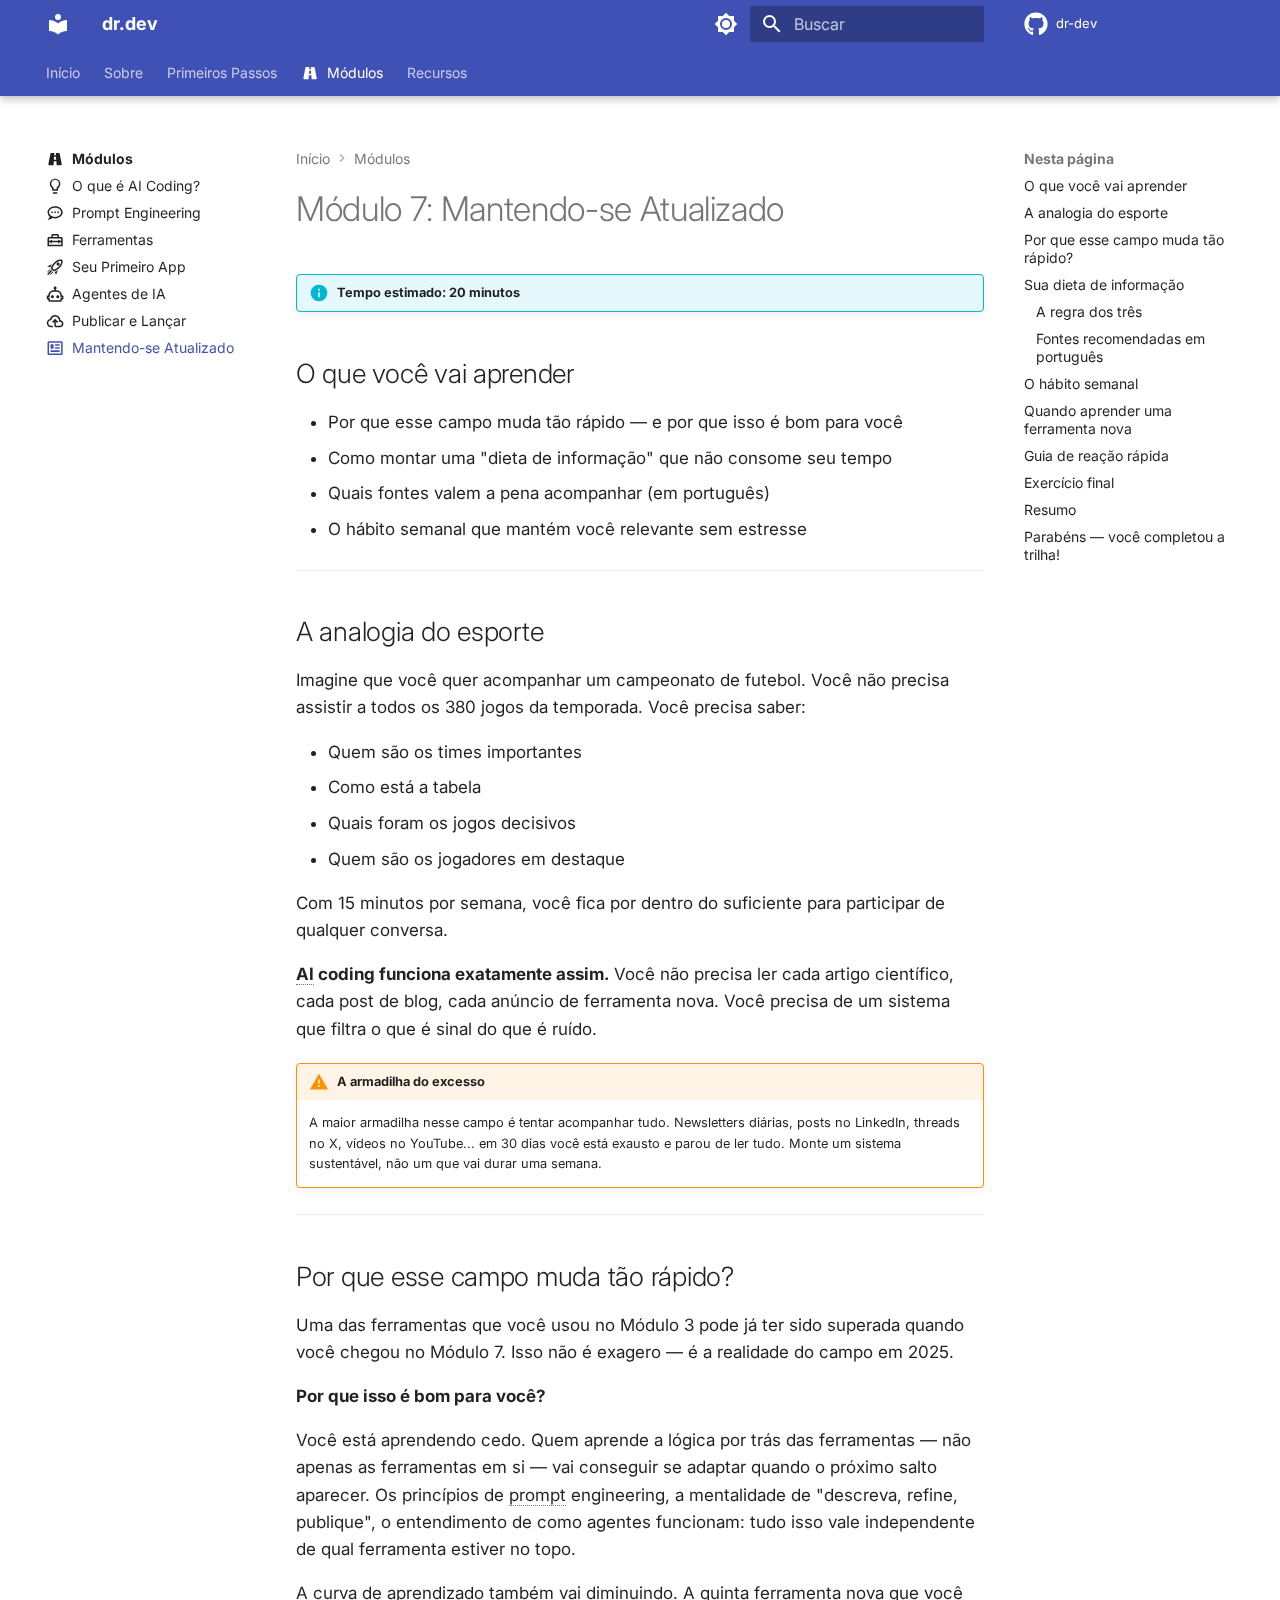
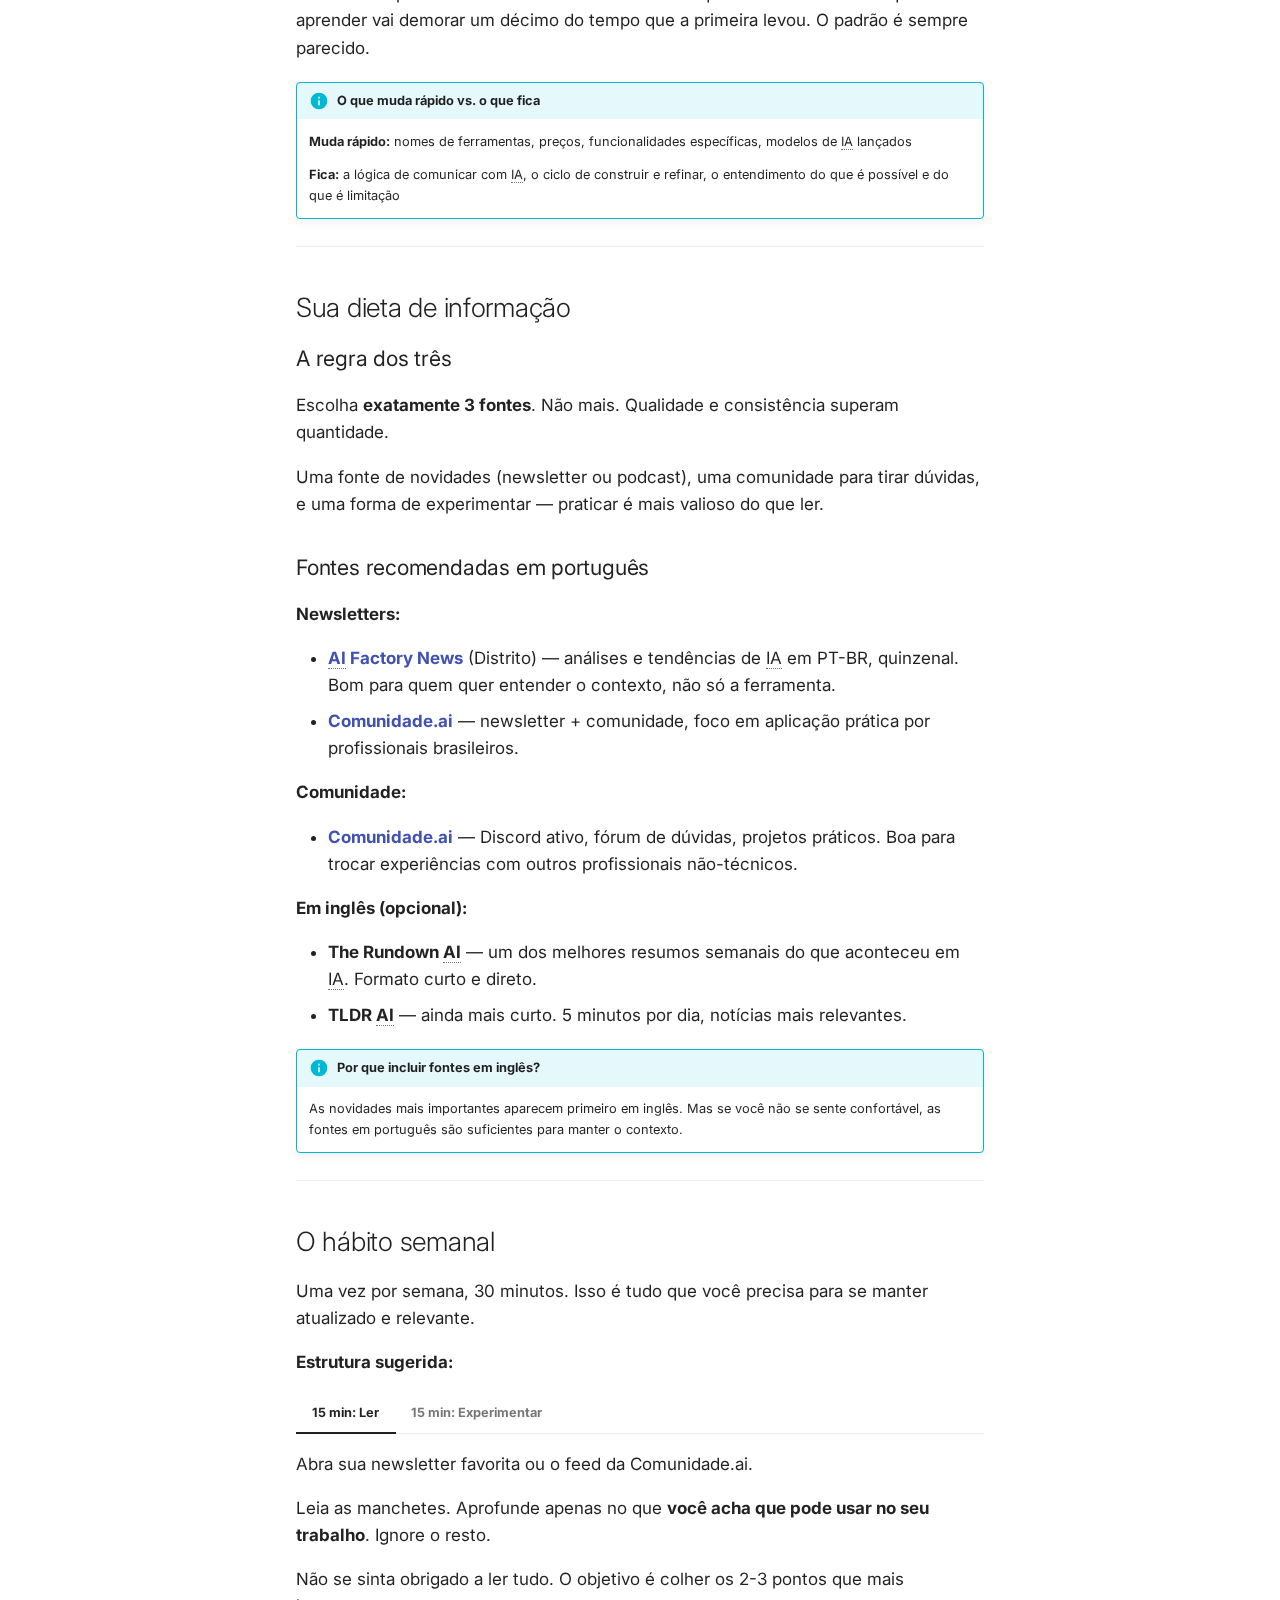
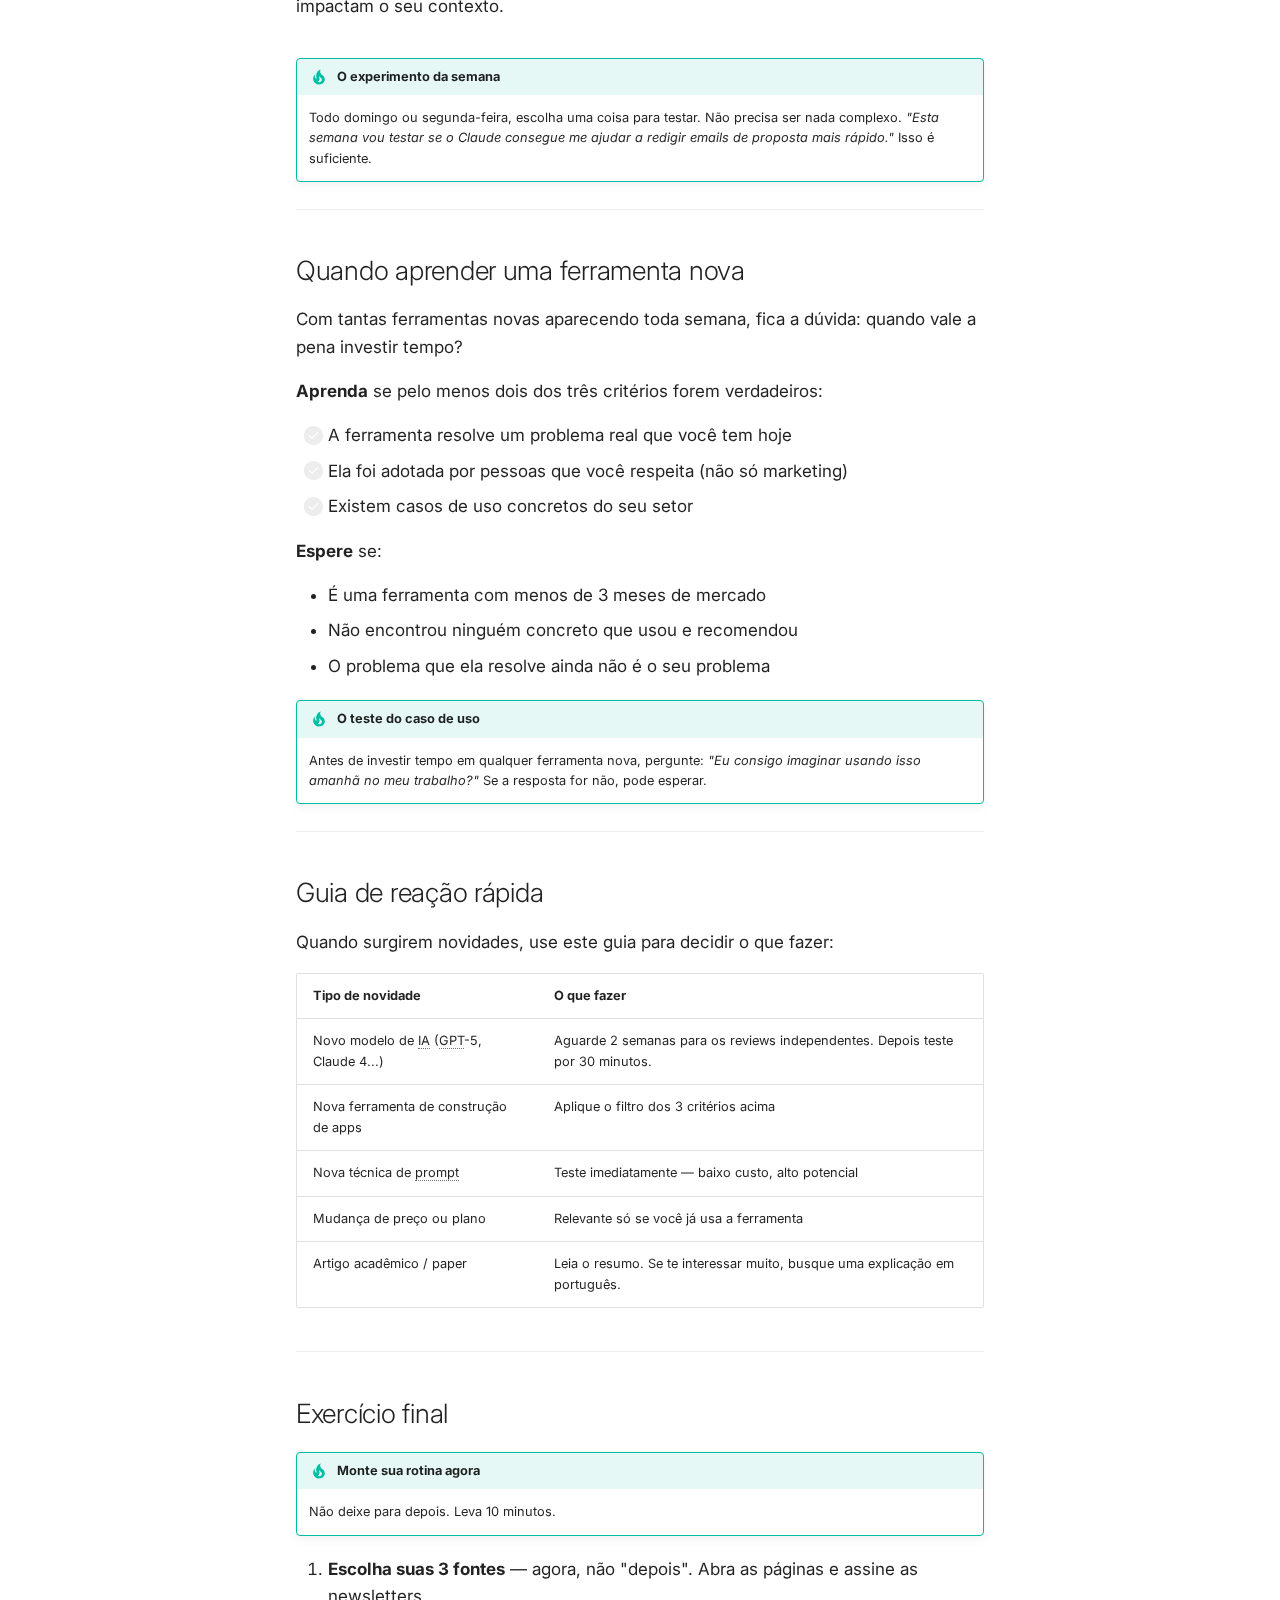
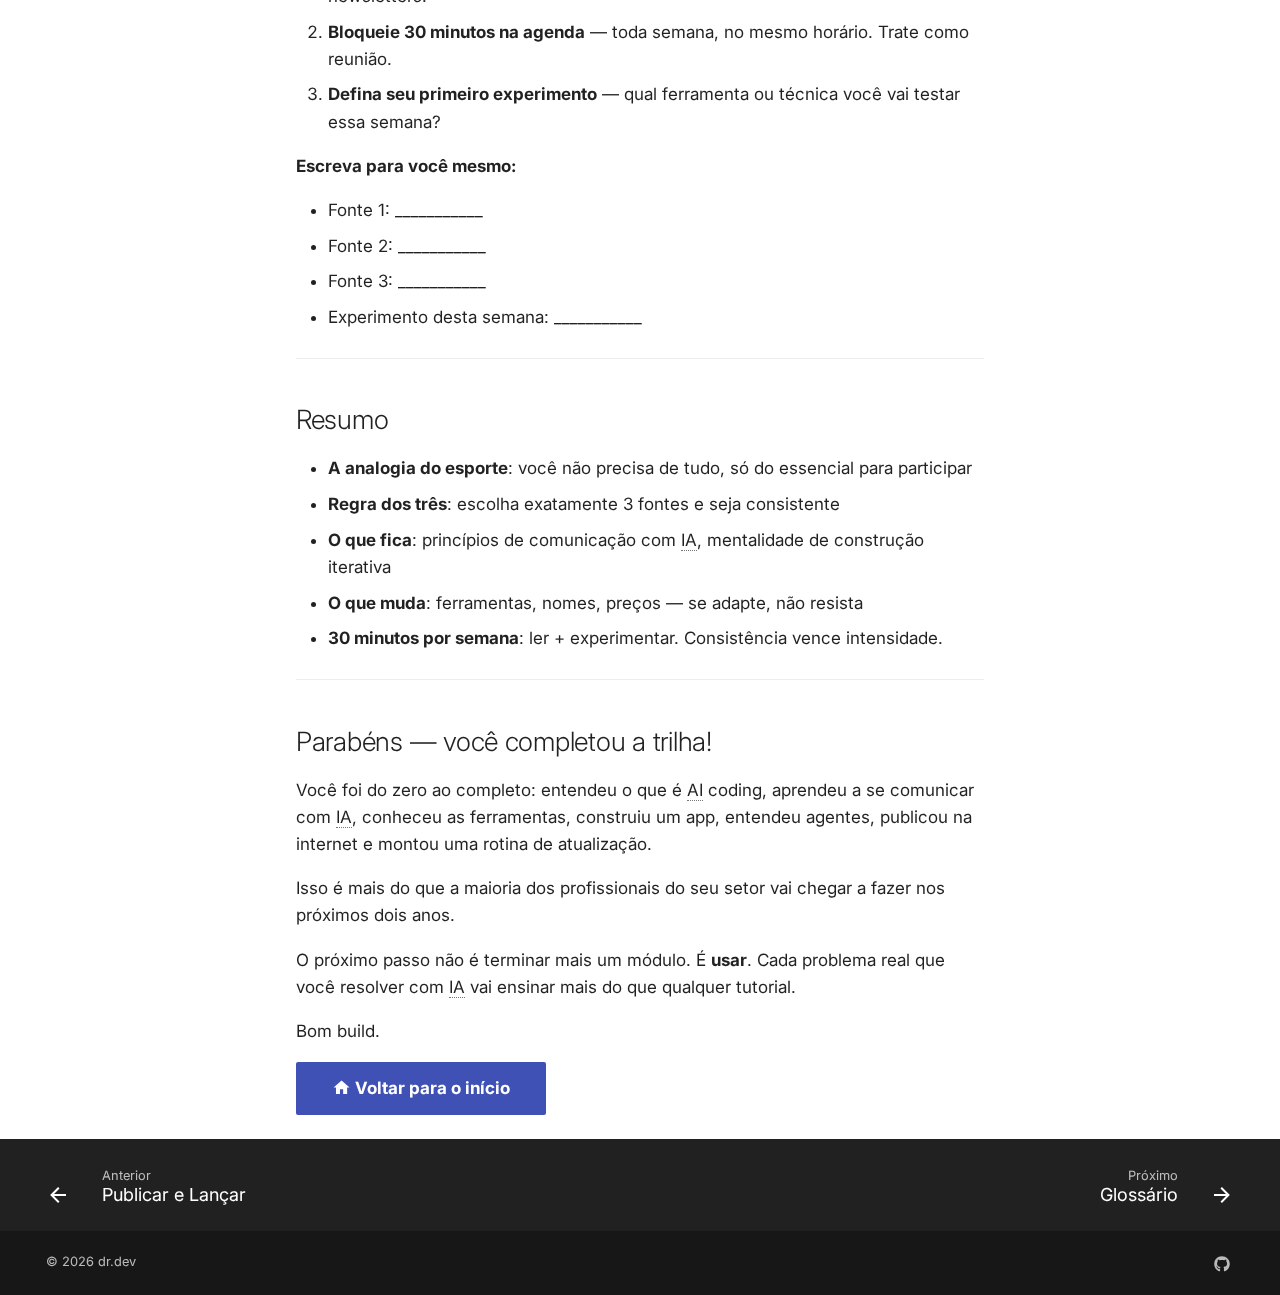
<file: modulos/07-atualizado/index.html>
<!doctype html><html lang=pt class=no-js> <head><meta charset=utf-8><meta name=viewport content="width=device-width,initial-scale=1"><meta name=description content="Aprenda a criar aplicações com inteligência artificial, mesmo sem saber programar. Um guia prático e direto ao ponto."><meta name=author content=dr.dev><link href=https://gabrielgsn.github.io/dr-dev/modulos/07-atualizado/ rel=canonical><link href=../06-deploy/ rel=prev><link href=../../recursos/glossario/ rel=next><link rel=icon href=../../assets/images/favicon.png><meta name=generator content="mkdocs-1.6.1, mkdocs-material-9.7.3"><title>Mantendo-se Atualizado - dr.dev</title><link rel=stylesheet href=../../assets/stylesheets/main.484c7ddc.min.css><link rel=stylesheet href=../../assets/stylesheets/palette.ab4e12ef.min.css><link rel=preconnect href=https://fonts.gstatic.com crossorigin><link rel=stylesheet href="https://fonts.googleapis.com/css?family=Inter:300,300i,400,400i,700,700i%7CJetBrains+Mono:400,400i,700,700i&display=fallback"><style>:root{--md-text-font:"Inter";--md-code-font:"JetBrains Mono"}</style><link rel=stylesheet href=../../assets/stylesheets/extra.css><script>__md_scope=new URL("../..",location),__md_hash=e=>[...e].reduce(((e,_)=>(e<<5)-e+_.charCodeAt(0)),0),__md_get=(e,_=localStorage,t=__md_scope)=>JSON.parse(_.getItem(t.pathname+"."+e)),__md_set=(e,_,t=localStorage,a=__md_scope)=>{try{t.setItem(a.pathname+"."+e,JSON.stringify(_))}catch(e){}}</script></head> <body dir=ltr data-md-color-scheme=default data-md-color-primary=indigo data-md-color-accent=deep-purple> <input class=md-toggle data-md-toggle=drawer type=checkbox id=__drawer autocomplete=off> <input class=md-toggle data-md-toggle=search type=checkbox id=__search autocomplete=off> <label class=md-overlay for=__drawer></label> <div data-md-component=skip> <a href=#modulo-7-mantendo-se-atualizado class=md-skip> Pular para conteúdo </a> </div> <div data-md-component=announce> </div> <header class="md-header md-header--shadow md-header--lifted" data-md-component=header> <nav class="md-header__inner md-grid" aria-label=Cabeçalho> <a href=../.. title=dr.dev class="md-header__button md-logo" aria-label=dr.dev data-md-component=logo> <svg xmlns=http://www.w3.org/2000/svg viewbox="0 0 24 24"><path d="M12 8a3 3 0 0 0 3-3 3 3 0 0 0-3-3 3 3 0 0 0-3 3 3 3 0 0 0 3 3m0 3.54C9.64 9.35 6.5 8 3 8v11c3.5 0 6.64 1.35 9 3.54 2.36-2.19 5.5-3.54 9-3.54V8c-3.5 0-6.64 1.35-9 3.54"/></svg> </a> <label class="md-header__button md-icon" for=__drawer> <svg xmlns=http://www.w3.org/2000/svg viewbox="0 0 24 24"><path d="M3 6h18v2H3zm0 5h18v2H3zm0 5h18v2H3z"/></svg> </label> <div class=md-header__title data-md-component=header-title> <div class=md-header__ellipsis> <div class=md-header__topic> <span class=md-ellipsis> dr.dev </span> </div> <div class=md-header__topic data-md-component=header-topic> <span class=md-ellipsis> Mantendo-se Atualizado </span> </div> </div> </div> <form class=md-header__option data-md-component=palette> <input class=md-option data-md-color-media data-md-color-scheme=default data-md-color-primary=indigo data-md-color-accent=deep-purple aria-label="Modo escuro" type=radio name=__palette id=__palette_0> <label class="md-header__button md-icon" title="Modo escuro" for=__palette_1 hidden> <svg xmlns=http://www.w3.org/2000/svg viewbox="0 0 24 24"><path d="M12 8a4 4 0 0 0-4 4 4 4 0 0 0 4 4 4 4 0 0 0 4-4 4 4 0 0 0-4-4m0 10a6 6 0 0 1-6-6 6 6 0 0 1 6-6 6 6 0 0 1 6 6 6 6 0 0 1-6 6m8-9.31V4h-4.69L12 .69 8.69 4H4v4.69L.69 12 4 15.31V20h4.69L12 23.31 15.31 20H20v-4.69L23.31 12z"/></svg> </label> <input class=md-option data-md-color-media data-md-color-scheme=slate data-md-color-primary=indigo data-md-color-accent=deep-purple aria-label="Modo claro" type=radio name=__palette id=__palette_1> <label class="md-header__button md-icon" title="Modo claro" for=__palette_0 hidden> <svg xmlns=http://www.w3.org/2000/svg viewbox="0 0 24 24"><path d="M12 18c-.89 0-1.74-.2-2.5-.55C11.56 16.5 13 14.42 13 12s-1.44-4.5-3.5-5.45C10.26 6.2 11.11 6 12 6a6 6 0 0 1 6 6 6 6 0 0 1-6 6m8-9.31V4h-4.69L12 .69 8.69 4H4v4.69L.69 12 4 15.31V20h4.69L12 23.31 15.31 20H20v-4.69L23.31 12z"/></svg> </label> </form> <script>var palette=__md_get("__palette");if(palette&&palette.color){if("(prefers-color-scheme)"===palette.color.media){var media=matchMedia("(prefers-color-scheme: light)"),input=document.querySelector(media.matches?"[data-md-color-media='(prefers-color-scheme: light)']":"[data-md-color-media='(prefers-color-scheme: dark)']");palette.color.media=input.getAttribute("data-md-color-media"),palette.color.scheme=input.getAttribute("data-md-color-scheme"),palette.color.primary=input.getAttribute("data-md-color-primary"),palette.color.accent=input.getAttribute("data-md-color-accent")}for(var[key,value]of Object.entries(palette.color))document.body.setAttribute("data-md-color-"+key,value)}</script> <label class="md-header__button md-icon" for=__search> <svg xmlns=http://www.w3.org/2000/svg viewbox="0 0 24 24"><path d="M9.5 3A6.5 6.5 0 0 1 16 9.5c0 1.61-.59 3.09-1.56 4.23l.27.27h.79l5 5-1.5 1.5-5-5v-.79l-.27-.27A6.52 6.52 0 0 1 9.5 16 6.5 6.5 0 0 1 3 9.5 6.5 6.5 0 0 1 9.5 3m0 2C7 5 5 7 5 9.5S7 14 9.5 14 14 12 14 9.5 12 5 9.5 5"/></svg> </label> <div class=md-search data-md-component=search role=dialog> <label class=md-search__overlay for=__search></label> <div class=md-search__inner role=search> <form class=md-search__form name=search> <input type=text class=md-search__input name=query aria-label=Buscar placeholder=Buscar autocapitalize=off autocorrect=off autocomplete=off spellcheck=false data-md-component=search-query required> <label class="md-search__icon md-icon" for=__search> <svg xmlns=http://www.w3.org/2000/svg viewbox="0 0 24 24"><path d="M9.5 3A6.5 6.5 0 0 1 16 9.5c0 1.61-.59 3.09-1.56 4.23l.27.27h.79l5 5-1.5 1.5-5-5v-.79l-.27-.27A6.52 6.52 0 0 1 9.5 16 6.5 6.5 0 0 1 3 9.5 6.5 6.5 0 0 1 9.5 3m0 2C7 5 5 7 5 9.5S7 14 9.5 14 14 12 14 9.5 12 5 9.5 5"/></svg> <svg xmlns=http://www.w3.org/2000/svg viewbox="0 0 24 24"><path d="M20 11v2H8l5.5 5.5-1.42 1.42L4.16 12l7.92-7.92L13.5 5.5 8 11z"/></svg> </label> <nav class=md-search__options aria-label=Pesquisar> <button type=reset class="md-search__icon md-icon" title=Limpar aria-label=Limpar tabindex=-1> <svg xmlns=http://www.w3.org/2000/svg viewbox="0 0 24 24"><path d="M19 6.41 17.59 5 12 10.59 6.41 5 5 6.41 10.59 12 5 17.59 6.41 19 12 13.41 17.59 19 19 17.59 13.41 12z"/></svg> </button> </nav> <div class=md-search__suggest data-md-component=search-suggest></div> </form> <div class=md-search__output> <div class=md-search__scrollwrap tabindex=0 data-md-scrollfix> <div class=md-search-result data-md-component=search-result> <div class=md-search-result__meta> Inicializando busca </div> <ol class=md-search-result__list role=presentation></ol> </div> </div> </div> </div> </div> <div class=md-header__source> <a href=https://github.com/gabrielgsn/dr-dev title="Ir para repositório" class=md-source data-md-component=source> <div class="md-source__icon md-icon"> <svg xmlns=http://www.w3.org/2000/svg viewbox="0 0 512 512"><!-- Font Awesome Free 7.1.0 by @fontawesome - https://fontawesome.com License - https://fontawesome.com/license/free (Icons: CC BY 4.0, Fonts: SIL OFL 1.1, Code: MIT License) Copyright 2025 Fonticons, Inc.--><path d="M173.9 397.4c0 2-2.3 3.6-5.2 3.6-3.3.3-5.6-1.3-5.6-3.6 0-2 2.3-3.6 5.2-3.6 3-.3 5.6 1.3 5.6 3.6m-31.1-4.5c-.7 2 1.3 4.3 4.3 4.9 2.6 1 5.6 0 6.2-2s-1.3-4.3-4.3-5.2c-2.6-.7-5.5.3-6.2 2.3m44.2-1.7c-2.9.7-4.9 2.6-4.6 4.9.3 2 2.9 3.3 5.9 2.6 2.9-.7 4.9-2.6 4.6-4.6-.3-1.9-3-3.2-5.9-2.9M252.8 8C114.1 8 8 113.3 8 252c0 110.9 69.8 205.8 169.5 239.2 12.8 2.3 17.3-5.6 17.3-12.1 0-6.2-.3-40.4-.3-61.4 0 0-70 15-84.7-29.8 0 0-11.4-29.1-27.8-36.6 0 0-22.9-15.7 1.6-15.4 0 0 24.9 2 38.6 25.8 21.9 38.6 58.6 27.5 72.9 20.9 2.3-16 8.8-27.1 16-33.7-55.9-6.2-112.3-14.3-112.3-110.5 0-27.5 7.6-41.3 23.6-58.9-2.6-6.5-11.1-33.3 2.6-67.9 20.9-6.5 69 27 69 27 20-5.6 41.5-8.5 62.8-8.5s42.8 2.9 62.8 8.5c0 0 48.1-33.6 69-27 13.7 34.7 5.2 61.4 2.6 67.9 16 17.7 25.8 31.5 25.8 58.9 0 96.5-58.9 104.2-114.8 110.5 9.2 7.9 17 22.9 17 46.4 0 33.7-.3 75.4-.3 83.6 0 6.5 4.6 14.4 17.3 12.1C436.2 457.8 504 362.9 504 252 504 113.3 391.5 8 252.8 8M105.2 352.9c-1.3 1-1 3.3.7 5.2 1.6 1.6 3.9 2.3 5.2 1 1.3-1 1-3.3-.7-5.2-1.6-1.6-3.9-2.3-5.2-1m-10.8-8.1c-.7 1.3.3 2.9 2.3 3.9 1.6 1 3.6.7 4.3-.7.7-1.3-.3-2.9-2.3-3.9-2-.6-3.6-.3-4.3.7m32.4 35.6c-1.6 1.3-1 4.3 1.3 6.2 2.3 2.3 5.2 2.6 6.5 1 1.3-1.3.7-4.3-1.3-6.2-2.2-2.3-5.2-2.6-6.5-1m-11.4-14.7c-1.6 1-1.6 3.6 0 5.9s4.3 3.3 5.6 2.3c1.6-1.3 1.6-3.9 0-6.2-1.4-2.3-4-3.3-5.6-2"/></svg> </div> <div class=md-source__repository> dr-dev </div> </a> </div> </nav> <nav class=md-tabs aria-label=Abas data-md-component=tabs> <div class=md-grid> <ul class=md-tabs__list> <li class=md-tabs__item> <a href=../.. class=md-tabs__link> Início </a> </li> <li class=md-tabs__item> <a href=../../sobre/ class=md-tabs__link> Sobre </a> </li> <li class=md-tabs__item> <a href=../../primeiros-passos/ class=md-tabs__link> Primeiros Passos </a> </li> <li class="md-tabs__item md-tabs__item--active"> <a href=../ class=md-tabs__link> <svg xmlns=http://www.w3.org/2000/svg viewbox="0 0 24 24"><path d="M18.1 4.8c-.1-.5-.5-.8-1-.8H13l.2 3h-2.4l.2-3H6.8c-.5 0-.9.4-1 .8l-2.7 14c-.1.6.4 1.2 1 1.2H10l.3-5h3.4l.3 5h5.8c.6 0 1.1-.6 1-1.2zM10.4 13l.2-4h2.6l.2 4z"/></svg> Módulos </a> </li> <li class=md-tabs__item> <a href=../../recursos/glossario/ class=md-tabs__link> Recursos </a> </li> </ul> </div> </nav> </header> <div class=md-container data-md-component=container> <main class=md-main data-md-component=main> <div class="md-main__inner md-grid"> <div class="md-sidebar md-sidebar--primary" data-md-component=sidebar data-md-type=navigation> <div class=md-sidebar__scrollwrap> <div class=md-sidebar__inner> <nav class="md-nav md-nav--primary md-nav--lifted" aria-label=Navegação data-md-level=0> <label class=md-nav__title for=__drawer> <a href=../.. title=dr.dev class="md-nav__button md-logo" aria-label=dr.dev data-md-component=logo> <svg xmlns=http://www.w3.org/2000/svg viewbox="0 0 24 24"><path d="M12 8a3 3 0 0 0 3-3 3 3 0 0 0-3-3 3 3 0 0 0-3 3 3 3 0 0 0 3 3m0 3.54C9.64 9.35 6.5 8 3 8v11c3.5 0 6.64 1.35 9 3.54 2.36-2.19 5.5-3.54 9-3.54V8c-3.5 0-6.64 1.35-9 3.54"/></svg> </a> dr.dev </label> <div class=md-nav__source> <a href=https://github.com/gabrielgsn/dr-dev title="Ir para repositório" class=md-source data-md-component=source> <div class="md-source__icon md-icon"> <svg xmlns=http://www.w3.org/2000/svg viewbox="0 0 512 512"><!-- Font Awesome Free 7.1.0 by @fontawesome - https://fontawesome.com License - https://fontawesome.com/license/free (Icons: CC BY 4.0, Fonts: SIL OFL 1.1, Code: MIT License) Copyright 2025 Fonticons, Inc.--><path d="M173.9 397.4c0 2-2.3 3.6-5.2 3.6-3.3.3-5.6-1.3-5.6-3.6 0-2 2.3-3.6 5.2-3.6 3-.3 5.6 1.3 5.6 3.6m-31.1-4.5c-.7 2 1.3 4.3 4.3 4.9 2.6 1 5.6 0 6.2-2s-1.3-4.3-4.3-5.2c-2.6-.7-5.5.3-6.2 2.3m44.2-1.7c-2.9.7-4.9 2.6-4.6 4.9.3 2 2.9 3.3 5.9 2.6 2.9-.7 4.9-2.6 4.6-4.6-.3-1.9-3-3.2-5.9-2.9M252.8 8C114.1 8 8 113.3 8 252c0 110.9 69.8 205.8 169.5 239.2 12.8 2.3 17.3-5.6 17.3-12.1 0-6.2-.3-40.4-.3-61.4 0 0-70 15-84.7-29.8 0 0-11.4-29.1-27.8-36.6 0 0-22.9-15.7 1.6-15.4 0 0 24.9 2 38.6 25.8 21.9 38.6 58.6 27.5 72.9 20.9 2.3-16 8.8-27.1 16-33.7-55.9-6.2-112.3-14.3-112.3-110.5 0-27.5 7.6-41.3 23.6-58.9-2.6-6.5-11.1-33.3 2.6-67.9 20.9-6.5 69 27 69 27 20-5.6 41.5-8.5 62.8-8.5s42.8 2.9 62.8 8.5c0 0 48.1-33.6 69-27 13.7 34.7 5.2 61.4 2.6 67.9 16 17.7 25.8 31.5 25.8 58.9 0 96.5-58.9 104.2-114.8 110.5 9.2 7.9 17 22.9 17 46.4 0 33.7-.3 75.4-.3 83.6 0 6.5 4.6 14.4 17.3 12.1C436.2 457.8 504 362.9 504 252 504 113.3 391.5 8 252.8 8M105.2 352.9c-1.3 1-1 3.3.7 5.2 1.6 1.6 3.9 2.3 5.2 1 1.3-1 1-3.3-.7-5.2-1.6-1.6-3.9-2.3-5.2-1m-10.8-8.1c-.7 1.3.3 2.9 2.3 3.9 1.6 1 3.6.7 4.3-.7.7-1.3-.3-2.9-2.3-3.9-2-.6-3.6-.3-4.3.7m32.4 35.6c-1.6 1.3-1 4.3 1.3 6.2 2.3 2.3 5.2 2.6 6.5 1 1.3-1.3.7-4.3-1.3-6.2-2.2-2.3-5.2-2.6-6.5-1m-11.4-14.7c-1.6 1-1.6 3.6 0 5.9s4.3 3.3 5.6 2.3c1.6-1.3 1.6-3.9 0-6.2-1.4-2.3-4-3.3-5.6-2"/></svg> </div> <div class=md-source__repository> dr-dev </div> </a> </div> <ul class=md-nav__list data-md-scrollfix> <li class=md-nav__item> <a href=../.. class=md-nav__link> <span class=md-ellipsis> Início </span> </a> </li> <li class=md-nav__item> <a href=../../sobre/ class=md-nav__link> <span class=md-ellipsis> Sobre </span> </a> </li> <li class=md-nav__item> <a href=../../primeiros-passos/ class=md-nav__link> <svg xmlns=http://www.w3.org/2000/svg viewbox="0 0 24 24"><path d="m13.13 22.19-1.63-3.83c1.57-.58 3.04-1.36 4.4-2.27zM5.64 12.5l-3.83-1.63 6.1-2.77C7 9.46 6.22 10.93 5.64 12.5M19.22 4c.28 0 .53 0 .74.05.17 1.39-.02 4.25-3.3 7.53-1.7 1.71-3.73 3.02-6.01 3.89l-2.15-2.1c.92-2.31 2.23-4.34 3.92-6.03C15.18 4.58 17.64 4 19.22 4m0-2c-1.98 0-4.98.69-8.22 3.93-2.19 2.19-3.5 4.6-4.35 6.71-.28.75-.09 1.57.46 2.13l2.13 2.12c.38.38.89.61 1.42.61.23 0 .47-.06.7-.15A19.1 19.1 0 0 0 18.07 13c5.66-5.66 3.54-10.61 3.54-10.61S20.7 2 19.22 2m-4.68 7.46c-.78-.78-.78-2.05 0-2.83s2.05-.78 2.83 0c.77.78.78 2.05 0 2.83s-2.05.78-2.83 0m-5.66 7.07-1.41-1.41zM6.24 22l3.64-3.64c-.34-.09-.67-.24-.97-.45L4.83 22zM2 22h1.41l4.77-4.76-1.42-1.41L2 20.59zm0-2.83 4.09-4.08c-.21-.3-.36-.62-.45-.97L2 17.76z"/></svg> <span class=md-ellipsis> Primeiros Passos </span> </a> </li> <li class="md-nav__item md-nav__item--active md-nav__item--section md-nav__item--nested"> <input class="md-nav__toggle md-toggle " type=checkbox id=__nav_4 checked> <div class="md-nav__link md-nav__container"> <a href=../ class="md-nav__link "> <svg xmlns=http://www.w3.org/2000/svg viewbox="0 0 24 24"><path d="M18.1 4.8c-.1-.5-.5-.8-1-.8H13l.2 3h-2.4l.2-3H6.8c-.5 0-.9.4-1 .8l-2.7 14c-.1.6.4 1.2 1 1.2H10l.3-5h3.4l.3 5h5.8c.6 0 1.1-.6 1-1.2zM10.4 13l.2-4h2.6l.2 4z"/></svg> <span class=md-ellipsis> Módulos </span> </a> <label class="md-nav__link " for=__nav_4 id=__nav_4_label tabindex> <span class="md-nav__icon md-icon"></span> </label> </div> <nav class=md-nav data-md-level=1 aria-labelledby=__nav_4_label aria-expanded=true> <label class=md-nav__title for=__nav_4> <span class="md-nav__icon md-icon"></span> Módulos </label> <ul class=md-nav__list data-md-scrollfix> <li class=md-nav__item> <a href=../01-o-que-e-ai-coding/ class=md-nav__link> <svg xmlns=http://www.w3.org/2000/svg viewbox="0 0 24 24"><path d="M12 2a7 7 0 0 1 7 7c0 2.38-1.19 4.47-3 5.74V17a1 1 0 0 1-1 1H9a1 1 0 0 1-1-1v-2.26C6.19 13.47 5 11.38 5 9a7 7 0 0 1 7-7M9 21v-1h6v1a1 1 0 0 1-1 1h-4a1 1 0 0 1-1-1m3-17a5 5 0 0 0-5 5c0 2.05 1.23 3.81 3 4.58V16h4v-2.42c1.77-.77 3-2.53 3-4.58a5 5 0 0 0-5-5"/></svg> <span class=md-ellipsis> O que é AI Coding? </span> </a> </li> <li class=md-nav__item> <a href=../02-prompt-engineering/ class=md-nav__link> <svg xmlns=http://www.w3.org/2000/svg viewbox="0 0 24 24"><path d="M12 3C6.5 3 2 6.58 2 11a7.22 7.22 0 0 0 2.75 5.5c0 .6-.42 2.17-2.75 4.5 2.37-.11 4.64-1 6.47-2.5 1.14.33 2.34.5 3.53.5 5.5 0 10-3.58 10-8s-4.5-8-10-8m0 14c-4.42 0-8-2.69-8-6s3.58-6 8-6 8 2.69 8 6-3.58 6-8 6m5-5v-2h-2v2zm-4 0v-2h-2v2zm-4 0v-2H7v2z"/></svg> <span class=md-ellipsis> Prompt Engineering </span> </a> </li> <li class=md-nav__item> <a href=../03-ferramentas/ class=md-nav__link> <svg xmlns=http://www.w3.org/2000/svg viewbox="0 0 24 24"><path d="M20 8h-3V6c0-1.1-.9-2-2-2H9c-1.1 0-2 .9-2 2v2H4c-1.1 0-2 .9-2 2v10h20V10c0-1.1-.9-2-2-2M9 6h6v2H9zm11 12H4v-3h2v1h2v-1h8v1h2v-1h2zm-2-5v-1h-2v1H8v-1H6v1H4v-3h16v3z"/></svg> <span class=md-ellipsis> Ferramentas </span> </a> </li> <li class=md-nav__item> <a href=../04-primeiro-app/ class=md-nav__link> <svg xmlns=http://www.w3.org/2000/svg viewbox="0 0 24 24"><path d="m13.13 22.19-1.63-3.83c1.57-.58 3.04-1.36 4.4-2.27zM5.64 12.5l-3.83-1.63 6.1-2.77C7 9.46 6.22 10.93 5.64 12.5M19.22 4c.28 0 .53 0 .74.05.17 1.39-.02 4.25-3.3 7.53-1.7 1.71-3.73 3.02-6.01 3.89l-2.15-2.1c.92-2.31 2.23-4.34 3.92-6.03C15.18 4.58 17.64 4 19.22 4m0-2c-1.98 0-4.98.69-8.22 3.93-2.19 2.19-3.5 4.6-4.35 6.71-.28.75-.09 1.57.46 2.13l2.13 2.12c.38.38.89.61 1.42.61.23 0 .47-.06.7-.15A19.1 19.1 0 0 0 18.07 13c5.66-5.66 3.54-10.61 3.54-10.61S20.7 2 19.22 2m-4.68 7.46c-.78-.78-.78-2.05 0-2.83s2.05-.78 2.83 0c.77.78.78 2.05 0 2.83s-2.05.78-2.83 0m-5.66 7.07-1.41-1.41zM6.24 22l3.64-3.64c-.34-.09-.67-.24-.97-.45L4.83 22zM2 22h1.41l4.77-4.76-1.42-1.41L2 20.59zm0-2.83 4.09-4.08c-.21-.3-.36-.62-.45-.97L2 17.76z"/></svg> <span class=md-ellipsis> Seu Primeiro App </span> </a> </li> <li class=md-nav__item> <a href=../05-agentes/ class=md-nav__link> <svg xmlns=http://www.w3.org/2000/svg viewbox="0 0 24 24"><path d="M17.5 15.5c0 1.11-.89 2-2 2s-2-.89-2-2 .9-2 2-2 2 .9 2 2m-9-2c-1.1 0-2 .9-2 2s.9 2 2 2 2-.89 2-2-.89-2-2-2M23 15v3c0 .55-.45 1-1 1h-1v1c0 1.11-.89 2-2 2H5a2 2 0 0 1-2-2v-1H2c-.55 0-1-.45-1-1v-3c0-.55.45-1 1-1h1c0-3.87 3.13-7 7-7h1V5.73c-.6-.34-1-.99-1-1.73 0-1.1.9-2 2-2s2 .9 2 2c0 .74-.4 1.39-1 1.73V7h1c3.87 0 7 3.13 7 7h1c.55 0 1 .45 1 1m-2 1h-2v-2c0-2.76-2.24-5-5-5h-4c-2.76 0-5 2.24-5 5v2H3v1h2v3h14v-3h2z"/></svg> <span class=md-ellipsis> Agentes de IA </span> </a> </li> <li class=md-nav__item> <a href=../06-deploy/ class=md-nav__link> <svg xmlns=http://www.w3.org/2000/svg viewbox="0 0 24 24"><path d="M6.5 20q-2.28 0-3.89-1.57Q1 16.85 1 14.58q0-1.95 1.17-3.48 1.18-1.53 3.08-1.95.63-2.3 2.5-3.72Q9.63 4 12 4q2.93 0 4.96 2.04Q19 8.07 19 11q1.73.2 2.86 1.5 1.14 1.28 1.14 3 0 1.88-1.31 3.19T18.5 20H13q-.82 0-1.41-.59Q11 18.83 11 18v-5.15L9.4 14.4 8 13l4-4 4 4-1.4 1.4-1.6-1.55V18h5.5q1.05 0 1.77-.73.73-.72.73-1.77t-.73-1.77Q19.55 13 18.5 13H17v-2q0-2.07-1.46-3.54Q14.08 6 12 6 9.93 6 8.46 7.46 7 8.93 7 11h-.5q-1.45 0-2.47 1.03Q3 13.05 3 14.5T4.03 17q1.02 1 2.47 1H9v2m3-7"/></svg> <span class=md-ellipsis> Publicar e Lançar </span> </a> </li> <li class="md-nav__item md-nav__item--active"> <input class="md-nav__toggle md-toggle" type=checkbox id=__toc> <label class="md-nav__link md-nav__link--active" for=__toc> <svg xmlns=http://www.w3.org/2000/svg viewbox="0 0 24 24"><path d="M20 5v14H4V5zm0-2H4c-1.11 0-2 .89-2 2v14c0 1.11.89 2 2 2h16c1.11 0 2-.89 2-2V5c0-1.11-.89-2-2-2m-2 12H6v2h12zm-8-8H6v6h4zm2 2h6V7h-6zm6 2h-6v2h6z"/></svg> <span class=md-ellipsis> Mantendo-se Atualizado </span> <span class="md-nav__icon md-icon"></span> </label> <a href=./ class="md-nav__link md-nav__link--active"> <svg xmlns=http://www.w3.org/2000/svg viewbox="0 0 24 24"><path d="M20 5v14H4V5zm0-2H4c-1.11 0-2 .89-2 2v14c0 1.11.89 2 2 2h16c1.11 0 2-.89 2-2V5c0-1.11-.89-2-2-2m-2 12H6v2h12zm-8-8H6v6h4zm2 2h6V7h-6zm6 2h-6v2h6z"/></svg> <span class=md-ellipsis> Mantendo-se Atualizado </span> </a> <nav class="md-nav md-nav--secondary" aria-label="Nesta página"> <label class=md-nav__title for=__toc> <span class="md-nav__icon md-icon"></span> Nesta página </label> <ul class=md-nav__list data-md-component=toc data-md-scrollfix> <li class=md-nav__item> <a href=#o-que-voce-vai-aprender class=md-nav__link> <span class=md-ellipsis> O que você vai aprender </span> </a> </li> <li class=md-nav__item> <a href=#a-analogia-do-esporte class=md-nav__link> <span class=md-ellipsis> A analogia do esporte </span> </a> </li> <li class=md-nav__item> <a href=#por-que-esse-campo-muda-tao-rapido class=md-nav__link> <span class=md-ellipsis> Por que esse campo muda tão rápido? </span> </a> </li> <li class=md-nav__item> <a href=#sua-dieta-de-informacao class=md-nav__link> <span class=md-ellipsis> Sua dieta de informação </span> </a> <nav class=md-nav aria-label="Sua dieta de informação"> <ul class=md-nav__list> <li class=md-nav__item> <a href=#a-regra-dos-tres class=md-nav__link> <span class=md-ellipsis> A regra dos três </span> </a> </li> <li class=md-nav__item> <a href=#fontes-recomendadas-em-portugues class=md-nav__link> <span class=md-ellipsis> Fontes recomendadas em português </span> </a> </li> </ul> </nav> </li> <li class=md-nav__item> <a href=#o-habito-semanal class=md-nav__link> <span class=md-ellipsis> O hábito semanal </span> </a> </li> <li class=md-nav__item> <a href=#quando-aprender-uma-ferramenta-nova class=md-nav__link> <span class=md-ellipsis> Quando aprender uma ferramenta nova </span> </a> </li> <li class=md-nav__item> <a href=#guia-de-reacao-rapida class=md-nav__link> <span class=md-ellipsis> Guia de reação rápida </span> </a> </li> <li class=md-nav__item> <a href=#exercicio-final class=md-nav__link> <span class=md-ellipsis> Exercício final </span> </a> </li> <li class=md-nav__item> <a href=#resumo class=md-nav__link> <span class=md-ellipsis> Resumo </span> </a> </li> <li class=md-nav__item> <a href=#parabens-voce-completou-a-trilha class=md-nav__link> <span class=md-ellipsis> Parabéns — você completou a trilha! </span> </a> </li> </ul> </nav> </li> </ul> </nav> </li> <li class="md-nav__item md-nav__item--nested"> <input class="md-nav__toggle md-toggle " type=checkbox id=__nav_5> <label class=md-nav__link for=__nav_5 id=__nav_5_label tabindex=0> <span class=md-ellipsis> Recursos </span> <span class="md-nav__icon md-icon"></span> </label> <nav class=md-nav data-md-level=1 aria-labelledby=__nav_5_label aria-expanded=false> <label class=md-nav__title for=__nav_5> <span class="md-nav__icon md-icon"></span> Recursos </label> <ul class=md-nav__list data-md-scrollfix> <li class=md-nav__item> <a href=../../recursos/glossario/ class=md-nav__link> <svg xmlns=http://www.w3.org/2000/svg viewbox="0 0 24 24"><path d="M5.81 2C4.83 2.09 4 3 4 4v16c0 1.05.95 2 2 2h12c1.05 0 2-.95 2-2V4a2 2 0 0 0-2-2h-6v7L9.5 7.5 7 9V2H5.81M12 13h1a1 1 0 0 1 1 1v4h-1v-2h-1v2h-1v-4a1 1 0 0 1 1-1m0 1v1h1v-1zm3 1h3v1l-2 3h2v1h-3v-1l2-3h-2z"/></svg> <span class=md-ellipsis> Glossário </span> </a> </li> <li class=md-nav__item> <a href=../../recursos/links-uteis/ class=md-nav__link> <svg xmlns=http://www.w3.org/2000/svg viewbox="0 0 24 24"><path d="M10.59 13.41c.41.39.41 1.03 0 1.42-.39.39-1.03.39-1.42 0a5.003 5.003 0 0 1 0-7.07l3.54-3.54a5.003 5.003 0 0 1 7.07 0 5.003 5.003 0 0 1 0 7.07l-1.49 1.49c.01-.82-.12-1.64-.4-2.42l.47-.48a2.98 2.98 0 0 0 0-4.24 2.98 2.98 0 0 0-4.24 0l-3.53 3.53a2.98 2.98 0 0 0 0 4.24m2.82-4.24c.39-.39 1.03-.39 1.42 0a5.003 5.003 0 0 1 0 7.07l-3.54 3.54a5.003 5.003 0 0 1-7.07 0 5.003 5.003 0 0 1 0-7.07l1.49-1.49c-.01.82.12 1.64.4 2.43l-.47.47a2.98 2.98 0 0 0 0 4.24 2.98 2.98 0 0 0 4.24 0l3.53-3.53a2.98 2.98 0 0 0 0-4.24.973.973 0 0 1 0-1.42"/></svg> <span class=md-ellipsis> Links Úteis </span> </a> </li> <li class=md-nav__item> <a href=../../recursos/faq/ class=md-nav__link> <svg xmlns=http://www.w3.org/2000/svg viewbox="0 0 24 24"><path d="M18 15H6l-4 4V3a1 1 0 0 1 1-1h15a1 1 0 0 1 1 1v11a1 1 0 0 1-1 1m5-6v14l-4-4H8a1 1 0 0 1-1-1v-1h14V8h1a1 1 0 0 1 1 1M8.19 4c-.87 0-1.57.2-2.11.59-.52.41-.78.98-.77 1.77l.01.03h1.93c.01-.3.1-.53.28-.69a1 1 0 0 1 .66-.23c.31 0 .57.1.75.28.18.19.26.45.26.75 0 .32-.07.59-.23.82-.14.23-.35.43-.61.59-.51.34-.86.64-1.05.91C7.11 9.08 7 9.5 7 10h2c0-.31.04-.56.13-.74s.26-.36.51-.52c.45-.24.82-.53 1.11-.93s.44-.81.44-1.31c0-.76-.27-1.37-.81-1.82C9.85 4.23 9.12 4 8.19 4M7 11v2h2v-2zm6 2h2v-2h-2zm0-9v6h2V4z"/></svg> <span class=md-ellipsis> FAQ </span> </a> </li> </ul> </nav> </li> </ul> </nav> </div> </div> </div> <div class="md-sidebar md-sidebar--secondary" data-md-component=sidebar data-md-type=toc> <div class=md-sidebar__scrollwrap> <div class=md-sidebar__inner> <nav class="md-nav md-nav--secondary" aria-label="Nesta página"> <label class=md-nav__title for=__toc> <span class="md-nav__icon md-icon"></span> Nesta página </label> <ul class=md-nav__list data-md-component=toc data-md-scrollfix> <li class=md-nav__item> <a href=#o-que-voce-vai-aprender class=md-nav__link> <span class=md-ellipsis> O que você vai aprender </span> </a> </li> <li class=md-nav__item> <a href=#a-analogia-do-esporte class=md-nav__link> <span class=md-ellipsis> A analogia do esporte </span> </a> </li> <li class=md-nav__item> <a href=#por-que-esse-campo-muda-tao-rapido class=md-nav__link> <span class=md-ellipsis> Por que esse campo muda tão rápido? </span> </a> </li> <li class=md-nav__item> <a href=#sua-dieta-de-informacao class=md-nav__link> <span class=md-ellipsis> Sua dieta de informação </span> </a> <nav class=md-nav aria-label="Sua dieta de informação"> <ul class=md-nav__list> <li class=md-nav__item> <a href=#a-regra-dos-tres class=md-nav__link> <span class=md-ellipsis> A regra dos três </span> </a> </li> <li class=md-nav__item> <a href=#fontes-recomendadas-em-portugues class=md-nav__link> <span class=md-ellipsis> Fontes recomendadas em português </span> </a> </li> </ul> </nav> </li> <li class=md-nav__item> <a href=#o-habito-semanal class=md-nav__link> <span class=md-ellipsis> O hábito semanal </span> </a> </li> <li class=md-nav__item> <a href=#quando-aprender-uma-ferramenta-nova class=md-nav__link> <span class=md-ellipsis> Quando aprender uma ferramenta nova </span> </a> </li> <li class=md-nav__item> <a href=#guia-de-reacao-rapida class=md-nav__link> <span class=md-ellipsis> Guia de reação rápida </span> </a> </li> <li class=md-nav__item> <a href=#exercicio-final class=md-nav__link> <span class=md-ellipsis> Exercício final </span> </a> </li> <li class=md-nav__item> <a href=#resumo class=md-nav__link> <span class=md-ellipsis> Resumo </span> </a> </li> <li class=md-nav__item> <a href=#parabens-voce-completou-a-trilha class=md-nav__link> <span class=md-ellipsis> Parabéns — você completou a trilha! </span> </a> </li> </ul> </nav> </div> </div> </div> <div class=md-content data-md-component=content> <nav class=md-path aria-label=Navegação> <ol class=md-path__list> <li class=md-path__item> <a href=../.. class=md-path__link> <span class=md-ellipsis> Início </span> </a> </li> <li class=md-path__item> <a href=../ class=md-path__link> <span class=md-ellipsis> Módulos </span> </a> </li> </ol> </nav> <article class="md-content__inner md-typeset"> <h1 id=modulo-7-mantendo-se-atualizado>Módulo 7: Mantendo-se Atualizado<a class=headerlink href=#modulo-7-mantendo-se-atualizado title="Permanent link">&para;</a></h1> <div class="admonition info"> <p class=admonition-title>Tempo estimado: 20 minutos</p> </div> <h2 id=o-que-voce-vai-aprender>O que você vai aprender<a class=headerlink href=#o-que-voce-vai-aprender title="Permanent link">&para;</a></h2> <ul> <li>Por que esse campo muda tão rápido — e por que isso é bom para você</li> <li>Como montar uma "dieta de informação" que não consome seu tempo</li> <li>Quais fontes valem a pena acompanhar (em português)</li> <li>O hábito semanal que mantém você relevante sem estresse</li> </ul> <hr> <h2 id=a-analogia-do-esporte>A analogia do esporte<a class=headerlink href=#a-analogia-do-esporte title="Permanent link">&para;</a></h2> <p>Imagine que você quer acompanhar um campeonato de futebol. Você não precisa assistir a todos os 380 jogos da temporada. Você precisa saber:</p> <ul> <li>Quem são os times importantes</li> <li>Como está a tabela</li> <li>Quais foram os jogos decisivos</li> <li>Quem são os jogadores em destaque</li> </ul> <p>Com 15 minutos por semana, você fica por dentro do suficiente para participar de qualquer conversa.</p> <p><strong><abbr title="Artificial Intelligence - Inteligência Artificial">AI</abbr> coding funciona exatamente assim.</strong> Você não precisa ler cada artigo científico, cada post de blog, cada anúncio de ferramenta nova. Você precisa de um sistema que filtra o que é sinal do que é ruído.</p> <div class="admonition warning"> <p class=admonition-title>A armadilha do excesso</p> <p>A maior armadilha nesse campo é tentar acompanhar tudo. Newsletters diárias, posts no LinkedIn, threads no X, vídeos no YouTube... em 30 dias você está exausto e parou de ler tudo. Monte um sistema sustentável, não um que vai durar uma semana.</p> </div> <hr> <h2 id=por-que-esse-campo-muda-tao-rapido>Por que esse campo muda tão rápido?<a class=headerlink href=#por-que-esse-campo-muda-tao-rapido title="Permanent link">&para;</a></h2> <p>Uma das ferramentas que você usou no Módulo 3 pode já ter sido superada quando você chegou no Módulo 7. Isso não é exagero — é a realidade do campo em 2025.</p> <p><strong>Por que isso é bom para você?</strong></p> <p>Você está aprendendo cedo. Quem aprende a lógica por trás das ferramentas — não apenas as ferramentas em si — vai conseguir se adaptar quando o próximo salto aparecer. Os princípios de <abbr title="Instrução ou comando dado a uma IA">prompt</abbr> engineering, a mentalidade de "descreva, refine, publique", o entendimento de como agentes funcionam: tudo isso vale independente de qual ferramenta estiver no topo.</p> <p>A curva de aprendizado também vai diminuindo. A quinta ferramenta nova que você aprender vai demorar um décimo do tempo que a primeira levou. O padrão é sempre parecido.</p> <div class="admonition info"> <p class=admonition-title>O que muda rápido vs. o que fica</p> <p><strong>Muda rápido:</strong> nomes de ferramentas, preços, funcionalidades específicas, modelos de <abbr title="Inteligência Artificial">IA</abbr> lançados</p> <p><strong>Fica:</strong> a lógica de comunicar com <abbr title="Inteligência Artificial">IA</abbr>, o ciclo de construir e refinar, o entendimento do que é possível e do que é limitação</p> </div> <hr> <h2 id=sua-dieta-de-informacao>Sua dieta de informação<a class=headerlink href=#sua-dieta-de-informacao title="Permanent link">&para;</a></h2> <h3 id=a-regra-dos-tres>A regra dos três<a class=headerlink href=#a-regra-dos-tres title="Permanent link">&para;</a></h3> <p>Escolha <strong>exatamente 3 fontes</strong>. Não mais. Qualidade e consistência superam quantidade.</p> <p>Uma fonte de novidades (newsletter ou podcast), uma comunidade para tirar dúvidas, e uma forma de experimentar — praticar é mais valioso do que ler.</p> <h3 id=fontes-recomendadas-em-portugues>Fontes recomendadas em português<a class=headerlink href=#fontes-recomendadas-em-portugues title="Permanent link">&para;</a></h3> <p><strong>Newsletters:</strong></p> <ul> <li><strong><a href=https://www.distrito.me target=_blank><abbr title="Artificial Intelligence - Inteligência Artificial">AI</abbr> Factory News</a></strong> (Distrito) — análises e tendências de <abbr title="Inteligência Artificial">IA</abbr> em PT-BR, quinzenal. Bom para quem quer entender o contexto, não só a ferramenta.</li> <li><strong><a href=https://comunidade.ai target=_blank>Comunidade.ai</a></strong> — newsletter + comunidade, foco em aplicação prática por profissionais brasileiros.</li> </ul> <p><strong>Comunidade:</strong></p> <ul> <li><strong><a href=https://comunidade.ai target=_blank>Comunidade.ai</a></strong> — Discord ativo, fórum de dúvidas, projetos práticos. Boa para trocar experiências com outros profissionais não-técnicos.</li> </ul> <p><strong>Em inglês (opcional):</strong></p> <ul> <li><strong>The Rundown <abbr title="Artificial Intelligence - Inteligência Artificial">AI</abbr></strong> — um dos melhores resumos semanais do que aconteceu em <abbr title="Inteligência Artificial">IA</abbr>. Formato curto e direto.</li> <li><strong>TLDR <abbr title="Artificial Intelligence - Inteligência Artificial">AI</abbr></strong> — ainda mais curto. 5 minutos por dia, notícias mais relevantes.</li> </ul> <div class="admonition info"> <p class=admonition-title>Por que incluir fontes em inglês?</p> <p>As novidades mais importantes aparecem primeiro em inglês. Mas se você não se sente confortável, as fontes em português são suficientes para manter o contexto.</p> </div> <hr> <h2 id=o-habito-semanal>O hábito semanal<a class=headerlink href=#o-habito-semanal title="Permanent link">&para;</a></h2> <p>Uma vez por semana, 30 minutos. Isso é tudo que você precisa para se manter atualizado e relevante.</p> <p><strong>Estrutura sugerida:</strong></p> <div class="tabbed-set tabbed-alternate" data-tabs=1:2><input checked=checked id=__tabbed_1_1 name=__tabbed_1 type=radio><input id=__tabbed_1_2 name=__tabbed_1 type=radio><div class=tabbed-labels><label for=__tabbed_1_1>15 min: Ler</label><label for=__tabbed_1_2>15 min: Experimentar</label></div> <div class=tabbed-content> <div class=tabbed-block> <p>Abra sua newsletter favorita ou o feed da Comunidade.ai.</p> <p>Leia as manchetes. Aprofunde apenas no que <strong>você acha que pode usar no seu trabalho</strong>. Ignore o resto.</p> <p>Não se sinta obrigado a ler tudo. O objetivo é colher os 2-3 pontos que mais impactam o seu contexto.</p> </div> <div class=tabbed-block> <p>Toda semana, tente <strong>uma coisa nova</strong>. Pode ser pequena.</p> <p>Exemplos:</p> <ul> <li>Uma ferramenta mencionada na newsletter</li> <li>Um tipo de <abbr title="Instrução ou comando dado a uma IA">prompt</abbr> que você ainda não tentou</li> <li>Uma automação simples no seu trabalho</li> <li>Uma pergunta ao Claude sobre algo que te gerou curiosidade</li> </ul> <p>O aprendizado real acontece na prática. Ler sobre ferramentas é útil. Usar é transformador.</p> </div> </div> </div> <div class="admonition tip"> <p class=admonition-title>O experimento da semana</p> <p>Todo domingo ou segunda-feira, escolha uma coisa para testar. Não precisa ser nada complexo. <em>"Esta semana vou testar se o Claude consegue me ajudar a redigir emails de proposta mais rápido."</em> Isso é suficiente.</p> </div> <hr> <h2 id=quando-aprender-uma-ferramenta-nova>Quando aprender uma ferramenta nova<a class=headerlink href=#quando-aprender-uma-ferramenta-nova title="Permanent link">&para;</a></h2> <p>Com tantas ferramentas novas aparecendo toda semana, fica a dúvida: quando vale a pena investir tempo?</p> <p><strong>Aprenda</strong> se pelo menos dois dos três critérios forem verdadeiros:</p> <ul class=task-list> <li class=task-list-item><label class=task-list-control><input type=checkbox disabled><span class=task-list-indicator></span></label> A ferramenta resolve um problema real que você tem hoje</li> <li class=task-list-item><label class=task-list-control><input type=checkbox disabled><span class=task-list-indicator></span></label> Ela foi adotada por pessoas que você respeita (não só marketing)</li> <li class=task-list-item><label class=task-list-control><input type=checkbox disabled><span class=task-list-indicator></span></label> Existem casos de uso concretos do seu setor</li> </ul> <p><strong>Espere</strong> se:</p> <ul> <li>É uma ferramenta com menos de 3 meses de mercado</li> <li>Não encontrou ninguém concreto que usou e recomendou</li> <li>O problema que ela resolve ainda não é o seu problema</li> </ul> <div class="admonition tip"> <p class=admonition-title>O teste do caso de uso</p> <p>Antes de investir tempo em qualquer ferramenta nova, pergunte: <em>"Eu consigo imaginar usando isso amanhã no meu trabalho?"</em> Se a resposta for não, pode esperar.</p> </div> <hr> <h2 id=guia-de-reacao-rapida>Guia de reação rápida<a class=headerlink href=#guia-de-reacao-rapida title="Permanent link">&para;</a></h2> <p>Quando surgirem novidades, use este guia para decidir o que fazer:</p> <table> <thead> <tr> <th>Tipo de novidade</th> <th>O que fazer</th> </tr> </thead> <tbody> <tr> <td>Novo modelo de <abbr title="Inteligência Artificial">IA</abbr> (<abbr title="Generative Pre-trained Transformer">GPT</abbr>-5, Claude 4...)</td> <td>Aguarde 2 semanas para os reviews independentes. Depois teste por 30 minutos.</td> </tr> <tr> <td>Nova ferramenta de construção de apps</td> <td>Aplique o filtro dos 3 critérios acima</td> </tr> <tr> <td>Nova técnica de <abbr title="Instrução ou comando dado a uma IA">prompt</abbr></td> <td>Teste imediatamente — baixo custo, alto potencial</td> </tr> <tr> <td>Mudança de preço ou plano</td> <td>Relevante só se você já usa a ferramenta</td> </tr> <tr> <td>Artigo acadêmico / paper</td> <td>Leia o resumo. Se te interessar muito, busque uma explicação em português.</td> </tr> </tbody> </table> <hr> <h2 id=exercicio-final>Exercício final<a class=headerlink href=#exercicio-final title="Permanent link">&para;</a></h2> <div class="admonition tip"> <p class=admonition-title>Monte sua rotina agora</p> <p>Não deixe para depois. Leva 10 minutos.</p> </div> <ol> <li><strong>Escolha suas 3 fontes</strong> — agora, não "depois". Abra as páginas e assine as newsletters.</li> <li><strong>Bloqueie 30 minutos na agenda</strong> — toda semana, no mesmo horário. Trate como reunião.</li> <li><strong>Defina seu primeiro experimento</strong> — qual ferramenta ou técnica você vai testar essa semana?</li> </ol> <p><strong>Escreva para você mesmo:</strong></p> <ul> <li>Fonte 1: ___________</li> <li>Fonte 2: ___________</li> <li>Fonte 3: ___________</li> <li>Experimento desta semana: ___________</li> </ul> <hr> <h2 id=resumo>Resumo<a class=headerlink href=#resumo title="Permanent link">&para;</a></h2> <ul> <li><strong>A analogia do esporte</strong>: você não precisa de tudo, só do essencial para participar</li> <li><strong>Regra dos três</strong>: escolha exatamente 3 fontes e seja consistente</li> <li><strong>O que fica</strong>: princípios de comunicação com <abbr title="Inteligência Artificial">IA</abbr>, mentalidade de construção iterativa</li> <li><strong>O que muda</strong>: ferramentas, nomes, preços — se adapte, não resista</li> <li><strong>30 minutos por semana</strong>: ler + experimentar. Consistência vence intensidade.</li> </ul> <hr> <h2 id=parabens-voce-completou-a-trilha>Parabéns — você completou a trilha!<a class=headerlink href=#parabens-voce-completou-a-trilha title="Permanent link">&para;</a></h2> <p>Você foi do zero ao completo: entendeu o que é <abbr title="Artificial Intelligence - Inteligência Artificial">AI</abbr> coding, aprendeu a se comunicar com <abbr title="Inteligência Artificial">IA</abbr>, conheceu as ferramentas, construiu um app, entendeu agentes, publicou na internet e montou uma rotina de atualização.</p> <p>Isso é mais do que a maioria dos profissionais do seu setor vai chegar a fazer nos próximos dois anos.</p> <p>O próximo passo não é terminar mais um módulo. É <strong>usar</strong>. Cada problema real que você resolver com <abbr title="Inteligência Artificial">IA</abbr> vai ensinar mais do que qualquer tutorial.</p> <p>Bom build.</p> <p><a href=../../ class="md-button md-button--primary"><span class=twemoji><svg xmlns=http://www.w3.org/2000/svg viewbox="0 0 24 24"><path d="M10 20v-6h4v6h5v-8h3L12 3 2 12h3v8z"/></svg></span> Voltar para o início</a></p> </article> </div> <script>var tabs=__md_get("__tabs");if(Array.isArray(tabs))e:for(var set of document.querySelectorAll(".tabbed-set")){var labels=set.querySelector(".tabbed-labels");for(var tab of tabs)for(var label of labels.getElementsByTagName("label"))if(label.innerText.trim()===tab){var input=document.getElementById(label.htmlFor);input.checked=!0;continue e}}</script> <script>var target=document.getElementById(location.hash.slice(1));target&&target.name&&(target.checked=target.name.startsWith("__tabbed_"))</script> </div> <button type=button class="md-top md-icon" data-md-component=top hidden> <svg xmlns=http://www.w3.org/2000/svg viewbox="0 0 24 24"><path d="M13 20h-2V8l-5.5 5.5-1.42-1.42L12 4.16l7.92 7.92-1.42 1.42L13 8z"/></svg> Voltar para o topo </button> </main> <footer class=md-footer> <nav class="md-footer__inner md-grid" aria-label=Rodapé> <a href=../06-deploy/ class="md-footer__link md-footer__link--prev" aria-label="Anterior: Publicar e Lançar"> <div class="md-footer__button md-icon"> <svg xmlns=http://www.w3.org/2000/svg viewbox="0 0 24 24"><path d="M20 11v2H8l5.5 5.5-1.42 1.42L4.16 12l7.92-7.92L13.5 5.5 8 11z"/></svg> </div> <div class=md-footer__title> <span class=md-footer__direction> Anterior </span> <div class=md-ellipsis> Publicar e Lançar </div> </div> </a> <a href=../../recursos/glossario/ class="md-footer__link md-footer__link--next" aria-label="Próximo: Glossário"> <div class=md-footer__title> <span class=md-footer__direction> Próximo </span> <div class=md-ellipsis> Glossário </div> </div> <div class="md-footer__button md-icon"> <svg xmlns=http://www.w3.org/2000/svg viewbox="0 0 24 24"><path d="M4 11v2h12l-5.5 5.5 1.42 1.42L19.84 12l-7.92-7.92L10.5 5.5 16 11z"/></svg> </div> </a> </nav> <div class="md-footer-meta md-typeset"> <div class="md-footer-meta__inner md-grid"> <div class=md-copyright> <div class=md-copyright__highlight> &copy; 2026 dr.dev </div> </div> <div class=md-social> <a href=https://github.com/gabrielgsn/dr-dev target=_blank rel=noopener title="Repositório no GitHub" class=md-social__link> <svg xmlns=http://www.w3.org/2000/svg viewbox="0 0 512 512"><!-- Font Awesome Free 7.1.0 by @fontawesome - https://fontawesome.com License - https://fontawesome.com/license/free (Icons: CC BY 4.0, Fonts: SIL OFL 1.1, Code: MIT License) Copyright 2025 Fonticons, Inc.--><path d="M173.9 397.4c0 2-2.3 3.6-5.2 3.6-3.3.3-5.6-1.3-5.6-3.6 0-2 2.3-3.6 5.2-3.6 3-.3 5.6 1.3 5.6 3.6m-31.1-4.5c-.7 2 1.3 4.3 4.3 4.9 2.6 1 5.6 0 6.2-2s-1.3-4.3-4.3-5.2c-2.6-.7-5.5.3-6.2 2.3m44.2-1.7c-2.9.7-4.9 2.6-4.6 4.9.3 2 2.9 3.3 5.9 2.6 2.9-.7 4.9-2.6 4.6-4.6-.3-1.9-3-3.2-5.9-2.9M252.8 8C114.1 8 8 113.3 8 252c0 110.9 69.8 205.8 169.5 239.2 12.8 2.3 17.3-5.6 17.3-12.1 0-6.2-.3-40.4-.3-61.4 0 0-70 15-84.7-29.8 0 0-11.4-29.1-27.8-36.6 0 0-22.9-15.7 1.6-15.4 0 0 24.9 2 38.6 25.8 21.9 38.6 58.6 27.5 72.9 20.9 2.3-16 8.8-27.1 16-33.7-55.9-6.2-112.3-14.3-112.3-110.5 0-27.5 7.6-41.3 23.6-58.9-2.6-6.5-11.1-33.3 2.6-67.9 20.9-6.5 69 27 69 27 20-5.6 41.5-8.5 62.8-8.5s42.8 2.9 62.8 8.5c0 0 48.1-33.6 69-27 13.7 34.7 5.2 61.4 2.6 67.9 16 17.7 25.8 31.5 25.8 58.9 0 96.5-58.9 104.2-114.8 110.5 9.2 7.9 17 22.9 17 46.4 0 33.7-.3 75.4-.3 83.6 0 6.5 4.6 14.4 17.3 12.1C436.2 457.8 504 362.9 504 252 504 113.3 391.5 8 252.8 8M105.2 352.9c-1.3 1-1 3.3.7 5.2 1.6 1.6 3.9 2.3 5.2 1 1.3-1 1-3.3-.7-5.2-1.6-1.6-3.9-2.3-5.2-1m-10.8-8.1c-.7 1.3.3 2.9 2.3 3.9 1.6 1 3.6.7 4.3-.7.7-1.3-.3-2.9-2.3-3.9-2-.6-3.6-.3-4.3.7m32.4 35.6c-1.6 1.3-1 4.3 1.3 6.2 2.3 2.3 5.2 2.6 6.5 1 1.3-1.3.7-4.3-1.3-6.2-2.2-2.3-5.2-2.6-6.5-1m-11.4-14.7c-1.6 1-1.6 3.6 0 5.9s4.3 3.3 5.6 2.3c1.6-1.3 1.6-3.9 0-6.2-1.4-2.3-4-3.3-5.6-2"/></svg> </a> </div> </div> </div> </footer> </div> <div class=md-dialog data-md-component=dialog> <div class="md-dialog__inner md-typeset"></div> </div> <div class=md-progress data-md-component=progress role=progressbar></div> <script id=__config type=application/json>{"annotate": null, "base": "../..", "features": ["navigation.instant", "navigation.instant.progress", "navigation.tabs", "navigation.tabs.sticky", "navigation.sections", "navigation.top", "navigation.footer", "navigation.indexes", "navigation.path", "search.suggest", "search.highlight", "content.tabs.link", "content.code.copy", "content.code.annotate", "toc.follow"], "search": "../../assets/javascripts/workers/search.2c215733.min.js", "tags": null, "translations": {"clipboard.copied": "Copiado para \u00e1rea de transfer\u00eancia", "clipboard.copy": "Copiar para \u00e1rea de transfer\u00eancia", "search.result.more.one": "mais 1 nesta p\u00e1gina", "search.result.more.other": "# mais nesta p\u00e1gina", "search.result.none": "Nenhum documento encontrado", "search.result.one": "1 documento encontrado", "search.result.other": "# documentos encontrados", "search.result.placeholder": "Digite para iniciar a busca", "search.result.term.missing": "Ausente", "select.version": "Selecione a vers\u00e3o"}, "version": null}</script> <script src=../../assets/javascripts/bundle.79ae519e.min.js></script> </body> </html>
</file>
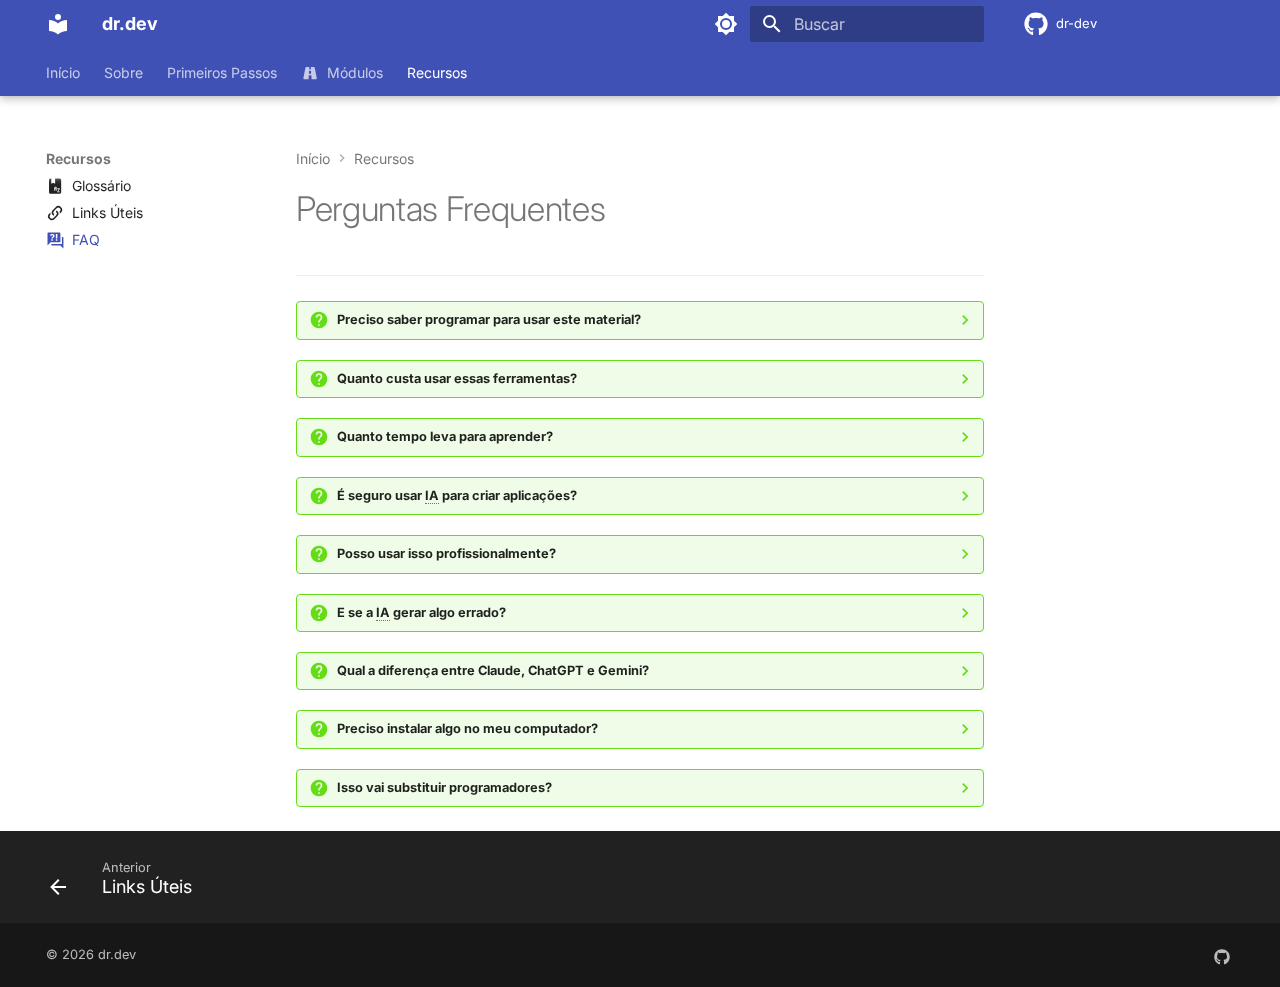
<file: recursos/faq/index.html>
<!doctype html><html lang=pt class=no-js> <head><meta charset=utf-8><meta name=viewport content="width=device-width,initial-scale=1"><meta name=description content="Aprenda a criar aplicações com inteligência artificial, mesmo sem saber programar. Um guia prático e direto ao ponto."><meta name=author content=dr.dev><link href=https://gabrielgsn.github.io/dr-dev/recursos/faq/ rel=canonical><link href=../links-uteis/ rel=prev><link rel=icon href=../../assets/images/favicon.png><meta name=generator content="mkdocs-1.6.1, mkdocs-material-9.7.3"><title>FAQ - dr.dev</title><link rel=stylesheet href=../../assets/stylesheets/main.484c7ddc.min.css><link rel=stylesheet href=../../assets/stylesheets/palette.ab4e12ef.min.css><link rel=preconnect href=https://fonts.gstatic.com crossorigin><link rel=stylesheet href="https://fonts.googleapis.com/css?family=Inter:300,300i,400,400i,700,700i%7CJetBrains+Mono:400,400i,700,700i&display=fallback"><style>:root{--md-text-font:"Inter";--md-code-font:"JetBrains Mono"}</style><link rel=stylesheet href=../../assets/stylesheets/extra.css><script>__md_scope=new URL("../..",location),__md_hash=e=>[...e].reduce(((e,_)=>(e<<5)-e+_.charCodeAt(0)),0),__md_get=(e,_=localStorage,t=__md_scope)=>JSON.parse(_.getItem(t.pathname+"."+e)),__md_set=(e,_,t=localStorage,a=__md_scope)=>{try{t.setItem(a.pathname+"."+e,JSON.stringify(_))}catch(e){}}</script></head> <body dir=ltr data-md-color-scheme=default data-md-color-primary=indigo data-md-color-accent=deep-purple> <input class=md-toggle data-md-toggle=drawer type=checkbox id=__drawer autocomplete=off> <input class=md-toggle data-md-toggle=search type=checkbox id=__search autocomplete=off> <label class=md-overlay for=__drawer></label> <div data-md-component=skip> <a href=#perguntas-frequentes class=md-skip> Pular para conteúdo </a> </div> <div data-md-component=announce> </div> <header class="md-header md-header--shadow md-header--lifted" data-md-component=header> <nav class="md-header__inner md-grid" aria-label=Cabeçalho> <a href=../.. title=dr.dev class="md-header__button md-logo" aria-label=dr.dev data-md-component=logo> <svg xmlns=http://www.w3.org/2000/svg viewbox="0 0 24 24"><path d="M12 8a3 3 0 0 0 3-3 3 3 0 0 0-3-3 3 3 0 0 0-3 3 3 3 0 0 0 3 3m0 3.54C9.64 9.35 6.5 8 3 8v11c3.5 0 6.64 1.35 9 3.54 2.36-2.19 5.5-3.54 9-3.54V8c-3.5 0-6.64 1.35-9 3.54"/></svg> </a> <label class="md-header__button md-icon" for=__drawer> <svg xmlns=http://www.w3.org/2000/svg viewbox="0 0 24 24"><path d="M3 6h18v2H3zm0 5h18v2H3zm0 5h18v2H3z"/></svg> </label> <div class=md-header__title data-md-component=header-title> <div class=md-header__ellipsis> <div class=md-header__topic> <span class=md-ellipsis> dr.dev </span> </div> <div class=md-header__topic data-md-component=header-topic> <span class=md-ellipsis> FAQ </span> </div> </div> </div> <form class=md-header__option data-md-component=palette> <input class=md-option data-md-color-media data-md-color-scheme=default data-md-color-primary=indigo data-md-color-accent=deep-purple aria-label="Modo escuro" type=radio name=__palette id=__palette_0> <label class="md-header__button md-icon" title="Modo escuro" for=__palette_1 hidden> <svg xmlns=http://www.w3.org/2000/svg viewbox="0 0 24 24"><path d="M12 8a4 4 0 0 0-4 4 4 4 0 0 0 4 4 4 4 0 0 0 4-4 4 4 0 0 0-4-4m0 10a6 6 0 0 1-6-6 6 6 0 0 1 6-6 6 6 0 0 1 6 6 6 6 0 0 1-6 6m8-9.31V4h-4.69L12 .69 8.69 4H4v4.69L.69 12 4 15.31V20h4.69L12 23.31 15.31 20H20v-4.69L23.31 12z"/></svg> </label> <input class=md-option data-md-color-media data-md-color-scheme=slate data-md-color-primary=indigo data-md-color-accent=deep-purple aria-label="Modo claro" type=radio name=__palette id=__palette_1> <label class="md-header__button md-icon" title="Modo claro" for=__palette_0 hidden> <svg xmlns=http://www.w3.org/2000/svg viewbox="0 0 24 24"><path d="M12 18c-.89 0-1.74-.2-2.5-.55C11.56 16.5 13 14.42 13 12s-1.44-4.5-3.5-5.45C10.26 6.2 11.11 6 12 6a6 6 0 0 1 6 6 6 6 0 0 1-6 6m8-9.31V4h-4.69L12 .69 8.69 4H4v4.69L.69 12 4 15.31V20h4.69L12 23.31 15.31 20H20v-4.69L23.31 12z"/></svg> </label> </form> <script>var palette=__md_get("__palette");if(palette&&palette.color){if("(prefers-color-scheme)"===palette.color.media){var media=matchMedia("(prefers-color-scheme: light)"),input=document.querySelector(media.matches?"[data-md-color-media='(prefers-color-scheme: light)']":"[data-md-color-media='(prefers-color-scheme: dark)']");palette.color.media=input.getAttribute("data-md-color-media"),palette.color.scheme=input.getAttribute("data-md-color-scheme"),palette.color.primary=input.getAttribute("data-md-color-primary"),palette.color.accent=input.getAttribute("data-md-color-accent")}for(var[key,value]of Object.entries(palette.color))document.body.setAttribute("data-md-color-"+key,value)}</script> <label class="md-header__button md-icon" for=__search> <svg xmlns=http://www.w3.org/2000/svg viewbox="0 0 24 24"><path d="M9.5 3A6.5 6.5 0 0 1 16 9.5c0 1.61-.59 3.09-1.56 4.23l.27.27h.79l5 5-1.5 1.5-5-5v-.79l-.27-.27A6.52 6.52 0 0 1 9.5 16 6.5 6.5 0 0 1 3 9.5 6.5 6.5 0 0 1 9.5 3m0 2C7 5 5 7 5 9.5S7 14 9.5 14 14 12 14 9.5 12 5 9.5 5"/></svg> </label> <div class=md-search data-md-component=search role=dialog> <label class=md-search__overlay for=__search></label> <div class=md-search__inner role=search> <form class=md-search__form name=search> <input type=text class=md-search__input name=query aria-label=Buscar placeholder=Buscar autocapitalize=off autocorrect=off autocomplete=off spellcheck=false data-md-component=search-query required> <label class="md-search__icon md-icon" for=__search> <svg xmlns=http://www.w3.org/2000/svg viewbox="0 0 24 24"><path d="M9.5 3A6.5 6.5 0 0 1 16 9.5c0 1.61-.59 3.09-1.56 4.23l.27.27h.79l5 5-1.5 1.5-5-5v-.79l-.27-.27A6.52 6.52 0 0 1 9.5 16 6.5 6.5 0 0 1 3 9.5 6.5 6.5 0 0 1 9.5 3m0 2C7 5 5 7 5 9.5S7 14 9.5 14 14 12 14 9.5 12 5 9.5 5"/></svg> <svg xmlns=http://www.w3.org/2000/svg viewbox="0 0 24 24"><path d="M20 11v2H8l5.5 5.5-1.42 1.42L4.16 12l7.92-7.92L13.5 5.5 8 11z"/></svg> </label> <nav class=md-search__options aria-label=Pesquisar> <button type=reset class="md-search__icon md-icon" title=Limpar aria-label=Limpar tabindex=-1> <svg xmlns=http://www.w3.org/2000/svg viewbox="0 0 24 24"><path d="M19 6.41 17.59 5 12 10.59 6.41 5 5 6.41 10.59 12 5 17.59 6.41 19 12 13.41 17.59 19 19 17.59 13.41 12z"/></svg> </button> </nav> <div class=md-search__suggest data-md-component=search-suggest></div> </form> <div class=md-search__output> <div class=md-search__scrollwrap tabindex=0 data-md-scrollfix> <div class=md-search-result data-md-component=search-result> <div class=md-search-result__meta> Inicializando busca </div> <ol class=md-search-result__list role=presentation></ol> </div> </div> </div> </div> </div> <div class=md-header__source> <a href=https://github.com/gabrielgsn/dr-dev title="Ir para repositório" class=md-source data-md-component=source> <div class="md-source__icon md-icon"> <svg xmlns=http://www.w3.org/2000/svg viewbox="0 0 512 512"><!-- Font Awesome Free 7.1.0 by @fontawesome - https://fontawesome.com License - https://fontawesome.com/license/free (Icons: CC BY 4.0, Fonts: SIL OFL 1.1, Code: MIT License) Copyright 2025 Fonticons, Inc.--><path d="M173.9 397.4c0 2-2.3 3.6-5.2 3.6-3.3.3-5.6-1.3-5.6-3.6 0-2 2.3-3.6 5.2-3.6 3-.3 5.6 1.3 5.6 3.6m-31.1-4.5c-.7 2 1.3 4.3 4.3 4.9 2.6 1 5.6 0 6.2-2s-1.3-4.3-4.3-5.2c-2.6-.7-5.5.3-6.2 2.3m44.2-1.7c-2.9.7-4.9 2.6-4.6 4.9.3 2 2.9 3.3 5.9 2.6 2.9-.7 4.9-2.6 4.6-4.6-.3-1.9-3-3.2-5.9-2.9M252.8 8C114.1 8 8 113.3 8 252c0 110.9 69.8 205.8 169.5 239.2 12.8 2.3 17.3-5.6 17.3-12.1 0-6.2-.3-40.4-.3-61.4 0 0-70 15-84.7-29.8 0 0-11.4-29.1-27.8-36.6 0 0-22.9-15.7 1.6-15.4 0 0 24.9 2 38.6 25.8 21.9 38.6 58.6 27.5 72.9 20.9 2.3-16 8.8-27.1 16-33.7-55.9-6.2-112.3-14.3-112.3-110.5 0-27.5 7.6-41.3 23.6-58.9-2.6-6.5-11.1-33.3 2.6-67.9 20.9-6.5 69 27 69 27 20-5.6 41.5-8.5 62.8-8.5s42.8 2.9 62.8 8.5c0 0 48.1-33.6 69-27 13.7 34.7 5.2 61.4 2.6 67.9 16 17.7 25.8 31.5 25.8 58.9 0 96.5-58.9 104.2-114.8 110.5 9.2 7.9 17 22.9 17 46.4 0 33.7-.3 75.4-.3 83.6 0 6.5 4.6 14.4 17.3 12.1C436.2 457.8 504 362.9 504 252 504 113.3 391.5 8 252.8 8M105.2 352.9c-1.3 1-1 3.3.7 5.2 1.6 1.6 3.9 2.3 5.2 1 1.3-1 1-3.3-.7-5.2-1.6-1.6-3.9-2.3-5.2-1m-10.8-8.1c-.7 1.3.3 2.9 2.3 3.9 1.6 1 3.6.7 4.3-.7.7-1.3-.3-2.9-2.3-3.9-2-.6-3.6-.3-4.3.7m32.4 35.6c-1.6 1.3-1 4.3 1.3 6.2 2.3 2.3 5.2 2.6 6.5 1 1.3-1.3.7-4.3-1.3-6.2-2.2-2.3-5.2-2.6-6.5-1m-11.4-14.7c-1.6 1-1.6 3.6 0 5.9s4.3 3.3 5.6 2.3c1.6-1.3 1.6-3.9 0-6.2-1.4-2.3-4-3.3-5.6-2"/></svg> </div> <div class=md-source__repository> dr-dev </div> </a> </div> </nav> <nav class=md-tabs aria-label=Abas data-md-component=tabs> <div class=md-grid> <ul class=md-tabs__list> <li class=md-tabs__item> <a href=../.. class=md-tabs__link> Início </a> </li> <li class=md-tabs__item> <a href=../../sobre/ class=md-tabs__link> Sobre </a> </li> <li class=md-tabs__item> <a href=../../primeiros-passos/ class=md-tabs__link> Primeiros Passos </a> </li> <li class=md-tabs__item> <a href=../../modulos/ class=md-tabs__link> <svg xmlns=http://www.w3.org/2000/svg viewbox="0 0 24 24"><path d="M18.1 4.8c-.1-.5-.5-.8-1-.8H13l.2 3h-2.4l.2-3H6.8c-.5 0-.9.4-1 .8l-2.7 14c-.1.6.4 1.2 1 1.2H10l.3-5h3.4l.3 5h5.8c.6 0 1.1-.6 1-1.2zM10.4 13l.2-4h2.6l.2 4z"/></svg> Módulos </a> </li> <li class="md-tabs__item md-tabs__item--active"> <a href=../glossario/ class=md-tabs__link> Recursos </a> </li> </ul> </div> </nav> </header> <div class=md-container data-md-component=container> <main class=md-main data-md-component=main> <div class="md-main__inner md-grid"> <div class="md-sidebar md-sidebar--primary" data-md-component=sidebar data-md-type=navigation> <div class=md-sidebar__scrollwrap> <div class=md-sidebar__inner> <nav class="md-nav md-nav--primary md-nav--lifted" aria-label=Navegação data-md-level=0> <label class=md-nav__title for=__drawer> <a href=../.. title=dr.dev class="md-nav__button md-logo" aria-label=dr.dev data-md-component=logo> <svg xmlns=http://www.w3.org/2000/svg viewbox="0 0 24 24"><path d="M12 8a3 3 0 0 0 3-3 3 3 0 0 0-3-3 3 3 0 0 0-3 3 3 3 0 0 0 3 3m0 3.54C9.64 9.35 6.5 8 3 8v11c3.5 0 6.64 1.35 9 3.54 2.36-2.19 5.5-3.54 9-3.54V8c-3.5 0-6.64 1.35-9 3.54"/></svg> </a> dr.dev </label> <div class=md-nav__source> <a href=https://github.com/gabrielgsn/dr-dev title="Ir para repositório" class=md-source data-md-component=source> <div class="md-source__icon md-icon"> <svg xmlns=http://www.w3.org/2000/svg viewbox="0 0 512 512"><!-- Font Awesome Free 7.1.0 by @fontawesome - https://fontawesome.com License - https://fontawesome.com/license/free (Icons: CC BY 4.0, Fonts: SIL OFL 1.1, Code: MIT License) Copyright 2025 Fonticons, Inc.--><path d="M173.9 397.4c0 2-2.3 3.6-5.2 3.6-3.3.3-5.6-1.3-5.6-3.6 0-2 2.3-3.6 5.2-3.6 3-.3 5.6 1.3 5.6 3.6m-31.1-4.5c-.7 2 1.3 4.3 4.3 4.9 2.6 1 5.6 0 6.2-2s-1.3-4.3-4.3-5.2c-2.6-.7-5.5.3-6.2 2.3m44.2-1.7c-2.9.7-4.9 2.6-4.6 4.9.3 2 2.9 3.3 5.9 2.6 2.9-.7 4.9-2.6 4.6-4.6-.3-1.9-3-3.2-5.9-2.9M252.8 8C114.1 8 8 113.3 8 252c0 110.9 69.8 205.8 169.5 239.2 12.8 2.3 17.3-5.6 17.3-12.1 0-6.2-.3-40.4-.3-61.4 0 0-70 15-84.7-29.8 0 0-11.4-29.1-27.8-36.6 0 0-22.9-15.7 1.6-15.4 0 0 24.9 2 38.6 25.8 21.9 38.6 58.6 27.5 72.9 20.9 2.3-16 8.8-27.1 16-33.7-55.9-6.2-112.3-14.3-112.3-110.5 0-27.5 7.6-41.3 23.6-58.9-2.6-6.5-11.1-33.3 2.6-67.9 20.9-6.5 69 27 69 27 20-5.6 41.5-8.5 62.8-8.5s42.8 2.9 62.8 8.5c0 0 48.1-33.6 69-27 13.7 34.7 5.2 61.4 2.6 67.9 16 17.7 25.8 31.5 25.8 58.9 0 96.5-58.9 104.2-114.8 110.5 9.2 7.9 17 22.9 17 46.4 0 33.7-.3 75.4-.3 83.6 0 6.5 4.6 14.4 17.3 12.1C436.2 457.8 504 362.9 504 252 504 113.3 391.5 8 252.8 8M105.2 352.9c-1.3 1-1 3.3.7 5.2 1.6 1.6 3.9 2.3 5.2 1 1.3-1 1-3.3-.7-5.2-1.6-1.6-3.9-2.3-5.2-1m-10.8-8.1c-.7 1.3.3 2.9 2.3 3.9 1.6 1 3.6.7 4.3-.7.7-1.3-.3-2.9-2.3-3.9-2-.6-3.6-.3-4.3.7m32.4 35.6c-1.6 1.3-1 4.3 1.3 6.2 2.3 2.3 5.2 2.6 6.5 1 1.3-1.3.7-4.3-1.3-6.2-2.2-2.3-5.2-2.6-6.5-1m-11.4-14.7c-1.6 1-1.6 3.6 0 5.9s4.3 3.3 5.6 2.3c1.6-1.3 1.6-3.9 0-6.2-1.4-2.3-4-3.3-5.6-2"/></svg> </div> <div class=md-source__repository> dr-dev </div> </a> </div> <ul class=md-nav__list data-md-scrollfix> <li class=md-nav__item> <a href=../.. class=md-nav__link> <span class=md-ellipsis> Início </span> </a> </li> <li class=md-nav__item> <a href=../../sobre/ class=md-nav__link> <span class=md-ellipsis> Sobre </span> </a> </li> <li class=md-nav__item> <a href=../../primeiros-passos/ class=md-nav__link> <svg xmlns=http://www.w3.org/2000/svg viewbox="0 0 24 24"><path d="m13.13 22.19-1.63-3.83c1.57-.58 3.04-1.36 4.4-2.27zM5.64 12.5l-3.83-1.63 6.1-2.77C7 9.46 6.22 10.93 5.64 12.5M19.22 4c.28 0 .53 0 .74.05.17 1.39-.02 4.25-3.3 7.53-1.7 1.71-3.73 3.02-6.01 3.89l-2.15-2.1c.92-2.31 2.23-4.34 3.92-6.03C15.18 4.58 17.64 4 19.22 4m0-2c-1.98 0-4.98.69-8.22 3.93-2.19 2.19-3.5 4.6-4.35 6.71-.28.75-.09 1.57.46 2.13l2.13 2.12c.38.38.89.61 1.42.61.23 0 .47-.06.7-.15A19.1 19.1 0 0 0 18.07 13c5.66-5.66 3.54-10.61 3.54-10.61S20.7 2 19.22 2m-4.68 7.46c-.78-.78-.78-2.05 0-2.83s2.05-.78 2.83 0c.77.78.78 2.05 0 2.83s-2.05.78-2.83 0m-5.66 7.07-1.41-1.41zM6.24 22l3.64-3.64c-.34-.09-.67-.24-.97-.45L4.83 22zM2 22h1.41l4.77-4.76-1.42-1.41L2 20.59zm0-2.83 4.09-4.08c-.21-.3-.36-.62-.45-.97L2 17.76z"/></svg> <span class=md-ellipsis> Primeiros Passos </span> </a> </li> <li class="md-nav__item md-nav__item--nested"> <input class="md-nav__toggle md-toggle " type=checkbox id=__nav_4> <div class="md-nav__link md-nav__container"> <a href=../../modulos/ class="md-nav__link "> <svg xmlns=http://www.w3.org/2000/svg viewbox="0 0 24 24"><path d="M18.1 4.8c-.1-.5-.5-.8-1-.8H13l.2 3h-2.4l.2-3H6.8c-.5 0-.9.4-1 .8l-2.7 14c-.1.6.4 1.2 1 1.2H10l.3-5h3.4l.3 5h5.8c.6 0 1.1-.6 1-1.2zM10.4 13l.2-4h2.6l.2 4z"/></svg> <span class=md-ellipsis> Módulos </span> </a> <label class="md-nav__link " for=__nav_4 id=__nav_4_label tabindex=0> <span class="md-nav__icon md-icon"></span> </label> </div> <nav class=md-nav data-md-level=1 aria-labelledby=__nav_4_label aria-expanded=false> <label class=md-nav__title for=__nav_4> <span class="md-nav__icon md-icon"></span> Módulos </label> <ul class=md-nav__list data-md-scrollfix> <li class=md-nav__item> <a href=../../modulos/01-o-que-e-ai-coding/ class=md-nav__link> <svg xmlns=http://www.w3.org/2000/svg viewbox="0 0 24 24"><path d="M12 2a7 7 0 0 1 7 7c0 2.38-1.19 4.47-3 5.74V17a1 1 0 0 1-1 1H9a1 1 0 0 1-1-1v-2.26C6.19 13.47 5 11.38 5 9a7 7 0 0 1 7-7M9 21v-1h6v1a1 1 0 0 1-1 1h-4a1 1 0 0 1-1-1m3-17a5 5 0 0 0-5 5c0 2.05 1.23 3.81 3 4.58V16h4v-2.42c1.77-.77 3-2.53 3-4.58a5 5 0 0 0-5-5"/></svg> <span class=md-ellipsis> O que é AI Coding? </span> </a> </li> <li class=md-nav__item> <a href=../../modulos/02-prompt-engineering/ class=md-nav__link> <svg xmlns=http://www.w3.org/2000/svg viewbox="0 0 24 24"><path d="M12 3C6.5 3 2 6.58 2 11a7.22 7.22 0 0 0 2.75 5.5c0 .6-.42 2.17-2.75 4.5 2.37-.11 4.64-1 6.47-2.5 1.14.33 2.34.5 3.53.5 5.5 0 10-3.58 10-8s-4.5-8-10-8m0 14c-4.42 0-8-2.69-8-6s3.58-6 8-6 8 2.69 8 6-3.58 6-8 6m5-5v-2h-2v2zm-4 0v-2h-2v2zm-4 0v-2H7v2z"/></svg> <span class=md-ellipsis> Prompt Engineering </span> </a> </li> <li class=md-nav__item> <a href=../../modulos/03-ferramentas/ class=md-nav__link> <svg xmlns=http://www.w3.org/2000/svg viewbox="0 0 24 24"><path d="M20 8h-3V6c0-1.1-.9-2-2-2H9c-1.1 0-2 .9-2 2v2H4c-1.1 0-2 .9-2 2v10h20V10c0-1.1-.9-2-2-2M9 6h6v2H9zm11 12H4v-3h2v1h2v-1h8v1h2v-1h2zm-2-5v-1h-2v1H8v-1H6v1H4v-3h16v3z"/></svg> <span class=md-ellipsis> Ferramentas </span> </a> </li> <li class=md-nav__item> <a href=../../modulos/04-primeiro-app/ class=md-nav__link> <svg xmlns=http://www.w3.org/2000/svg viewbox="0 0 24 24"><path d="m13.13 22.19-1.63-3.83c1.57-.58 3.04-1.36 4.4-2.27zM5.64 12.5l-3.83-1.63 6.1-2.77C7 9.46 6.22 10.93 5.64 12.5M19.22 4c.28 0 .53 0 .74.05.17 1.39-.02 4.25-3.3 7.53-1.7 1.71-3.73 3.02-6.01 3.89l-2.15-2.1c.92-2.31 2.23-4.34 3.92-6.03C15.18 4.58 17.64 4 19.22 4m0-2c-1.98 0-4.98.69-8.22 3.93-2.19 2.19-3.5 4.6-4.35 6.71-.28.75-.09 1.57.46 2.13l2.13 2.12c.38.38.89.61 1.42.61.23 0 .47-.06.7-.15A19.1 19.1 0 0 0 18.07 13c5.66-5.66 3.54-10.61 3.54-10.61S20.7 2 19.22 2m-4.68 7.46c-.78-.78-.78-2.05 0-2.83s2.05-.78 2.83 0c.77.78.78 2.05 0 2.83s-2.05.78-2.83 0m-5.66 7.07-1.41-1.41zM6.24 22l3.64-3.64c-.34-.09-.67-.24-.97-.45L4.83 22zM2 22h1.41l4.77-4.76-1.42-1.41L2 20.59zm0-2.83 4.09-4.08c-.21-.3-.36-.62-.45-.97L2 17.76z"/></svg> <span class=md-ellipsis> Seu Primeiro App </span> </a> </li> <li class=md-nav__item> <a href=../../modulos/05-agentes/ class=md-nav__link> <svg xmlns=http://www.w3.org/2000/svg viewbox="0 0 24 24"><path d="M17.5 15.5c0 1.11-.89 2-2 2s-2-.89-2-2 .9-2 2-2 2 .9 2 2m-9-2c-1.1 0-2 .9-2 2s.9 2 2 2 2-.89 2-2-.89-2-2-2M23 15v3c0 .55-.45 1-1 1h-1v1c0 1.11-.89 2-2 2H5a2 2 0 0 1-2-2v-1H2c-.55 0-1-.45-1-1v-3c0-.55.45-1 1-1h1c0-3.87 3.13-7 7-7h1V5.73c-.6-.34-1-.99-1-1.73 0-1.1.9-2 2-2s2 .9 2 2c0 .74-.4 1.39-1 1.73V7h1c3.87 0 7 3.13 7 7h1c.55 0 1 .45 1 1m-2 1h-2v-2c0-2.76-2.24-5-5-5h-4c-2.76 0-5 2.24-5 5v2H3v1h2v3h14v-3h2z"/></svg> <span class=md-ellipsis> Agentes de IA </span> </a> </li> <li class=md-nav__item> <a href=../../modulos/06-deploy/ class=md-nav__link> <svg xmlns=http://www.w3.org/2000/svg viewbox="0 0 24 24"><path d="M6.5 20q-2.28 0-3.89-1.57Q1 16.85 1 14.58q0-1.95 1.17-3.48 1.18-1.53 3.08-1.95.63-2.3 2.5-3.72Q9.63 4 12 4q2.93 0 4.96 2.04Q19 8.07 19 11q1.73.2 2.86 1.5 1.14 1.28 1.14 3 0 1.88-1.31 3.19T18.5 20H13q-.82 0-1.41-.59Q11 18.83 11 18v-5.15L9.4 14.4 8 13l4-4 4 4-1.4 1.4-1.6-1.55V18h5.5q1.05 0 1.77-.73.73-.72.73-1.77t-.73-1.77Q19.55 13 18.5 13H17v-2q0-2.07-1.46-3.54Q14.08 6 12 6 9.93 6 8.46 7.46 7 8.93 7 11h-.5q-1.45 0-2.47 1.03Q3 13.05 3 14.5T4.03 17q1.02 1 2.47 1H9v2m3-7"/></svg> <span class=md-ellipsis> Publicar e Lançar </span> </a> </li> <li class=md-nav__item> <a href=../../modulos/07-atualizado/ class=md-nav__link> <svg xmlns=http://www.w3.org/2000/svg viewbox="0 0 24 24"><path d="M20 5v14H4V5zm0-2H4c-1.11 0-2 .89-2 2v14c0 1.11.89 2 2 2h16c1.11 0 2-.89 2-2V5c0-1.11-.89-2-2-2m-2 12H6v2h12zm-8-8H6v6h4zm2 2h6V7h-6zm6 2h-6v2h6z"/></svg> <span class=md-ellipsis> Mantendo-se Atualizado </span> </a> </li> </ul> </nav> </li> <li class="md-nav__item md-nav__item--active md-nav__item--section md-nav__item--nested"> <input class="md-nav__toggle md-toggle " type=checkbox id=__nav_5 checked> <label class=md-nav__link for=__nav_5 id=__nav_5_label tabindex> <span class=md-ellipsis> Recursos </span> <span class="md-nav__icon md-icon"></span> </label> <nav class=md-nav data-md-level=1 aria-labelledby=__nav_5_label aria-expanded=true> <label class=md-nav__title for=__nav_5> <span class="md-nav__icon md-icon"></span> Recursos </label> <ul class=md-nav__list data-md-scrollfix> <li class=md-nav__item> <a href=../glossario/ class=md-nav__link> <svg xmlns=http://www.w3.org/2000/svg viewbox="0 0 24 24"><path d="M5.81 2C4.83 2.09 4 3 4 4v16c0 1.05.95 2 2 2h12c1.05 0 2-.95 2-2V4a2 2 0 0 0-2-2h-6v7L9.5 7.5 7 9V2H5.81M12 13h1a1 1 0 0 1 1 1v4h-1v-2h-1v2h-1v-4a1 1 0 0 1 1-1m0 1v1h1v-1zm3 1h3v1l-2 3h2v1h-3v-1l2-3h-2z"/></svg> <span class=md-ellipsis> Glossário </span> </a> </li> <li class=md-nav__item> <a href=../links-uteis/ class=md-nav__link> <svg xmlns=http://www.w3.org/2000/svg viewbox="0 0 24 24"><path d="M10.59 13.41c.41.39.41 1.03 0 1.42-.39.39-1.03.39-1.42 0a5.003 5.003 0 0 1 0-7.07l3.54-3.54a5.003 5.003 0 0 1 7.07 0 5.003 5.003 0 0 1 0 7.07l-1.49 1.49c.01-.82-.12-1.64-.4-2.42l.47-.48a2.98 2.98 0 0 0 0-4.24 2.98 2.98 0 0 0-4.24 0l-3.53 3.53a2.98 2.98 0 0 0 0 4.24m2.82-4.24c.39-.39 1.03-.39 1.42 0a5.003 5.003 0 0 1 0 7.07l-3.54 3.54a5.003 5.003 0 0 1-7.07 0 5.003 5.003 0 0 1 0-7.07l1.49-1.49c-.01.82.12 1.64.4 2.43l-.47.47a2.98 2.98 0 0 0 0 4.24 2.98 2.98 0 0 0 4.24 0l3.53-3.53a2.98 2.98 0 0 0 0-4.24.973.973 0 0 1 0-1.42"/></svg> <span class=md-ellipsis> Links Úteis </span> </a> </li> <li class="md-nav__item md-nav__item--active"> <input class="md-nav__toggle md-toggle" type=checkbox id=__toc> <a href=./ class="md-nav__link md-nav__link--active"> <svg xmlns=http://www.w3.org/2000/svg viewbox="0 0 24 24"><path d="M18 15H6l-4 4V3a1 1 0 0 1 1-1h15a1 1 0 0 1 1 1v11a1 1 0 0 1-1 1m5-6v14l-4-4H8a1 1 0 0 1-1-1v-1h14V8h1a1 1 0 0 1 1 1M8.19 4c-.87 0-1.57.2-2.11.59-.52.41-.78.98-.77 1.77l.01.03h1.93c.01-.3.1-.53.28-.69a1 1 0 0 1 .66-.23c.31 0 .57.1.75.28.18.19.26.45.26.75 0 .32-.07.59-.23.82-.14.23-.35.43-.61.59-.51.34-.86.64-1.05.91C7.11 9.08 7 9.5 7 10h2c0-.31.04-.56.13-.74s.26-.36.51-.52c.45-.24.82-.53 1.11-.93s.44-.81.44-1.31c0-.76-.27-1.37-.81-1.82C9.85 4.23 9.12 4 8.19 4M7 11v2h2v-2zm6 2h2v-2h-2zm0-9v6h2V4z"/></svg> <span class=md-ellipsis> FAQ </span> </a> </li> </ul> </nav> </li> </ul> </nav> </div> </div> </div> <div class="md-sidebar md-sidebar--secondary" data-md-component=sidebar data-md-type=toc> <div class=md-sidebar__scrollwrap> <div class=md-sidebar__inner> <nav class="md-nav md-nav--secondary" aria-label="Nesta página"> </nav> </div> </div> </div> <div class=md-content data-md-component=content> <nav class=md-path aria-label=Navegação> <ol class=md-path__list> <li class=md-path__item> <a href=../.. class=md-path__link> <span class=md-ellipsis> Início </span> </a> </li> <li class=md-path__item> <a href=../glossario/ class=md-path__link> <span class=md-ellipsis> Recursos </span> </a> </li> </ol> </nav> <article class="md-content__inner md-typeset"> <h1 id=perguntas-frequentes>Perguntas Frequentes<a class=headerlink href=#perguntas-frequentes title="Permanent link">&para;</a></h1> <hr> <details class=question> <summary>Preciso saber programar para usar este material?</summary> <p><strong>Não.</strong> Este é exatamente o ponto do dr.dev. O conteúdo foi pensado para profissionais que não têm experiência com programação. As ferramentas que usamos permitem criar aplicações usando linguagem natural.</p> <p>Se você sabe escrever instruções claras (como um memorial descritivo ou um escopo de projeto), você já tem a base necessária.</p> </details> <details class=question> <summary>Quanto custa usar essas ferramentas?</summary> <p>A maioria das ferramentas tem <strong>planos gratuitos</strong> que são suficientes para aprender e criar projetos iniciais:</p> <ul> <li><strong>Claude</strong> (claude.ai): uso gratuito generoso</li> <li><strong>ChatGPT</strong>: plano gratuito disponível</li> <li><strong>Bolt</strong> (bolt.new): gerações limitadas por dia no plano gratuito</li> <li><strong>GitHub Pages</strong>: hospedagem gratuita para sites estáticos</li> <li><strong>Vercel</strong>: plano gratuito para projetos pessoais</li> </ul> <p>Conforme seus projetos crescerem, pode fazer sentido assinar planos pagos (geralmente entre US$10-20/mês), mas para começar não é necessário gastar nada.</p> <p>O <strong>Claude Code</strong> (ferramenta de terminal) requer um plano Claude Pro (US$20/mês) ou créditos de <abbr title="Application Programming Interface - Interface de Programação">API</abbr>.</p> </details> <details class=question> <summary>Quanto tempo leva para aprender?</summary> <p>A trilha completa tem <strong>7 módulos</strong> com tempo estimado total de 4-5 horas. Você pode completar no seu ritmo -- não precisa fazer tudo de uma vez.</p> <p>Depois de completar os 3 primeiros módulos (cerca de 2 horas), você já terá uma base sólida para começar a experimentar por conta própria.</p> </details> <details class=question> <summary>É seguro usar <abbr title="Inteligência Artificial">IA</abbr> para criar aplicações?</summary> <p>Algumas considerações importantes:</p> <ul> <li><strong>Não coloque dados sensíveis</strong> em prompts (senhas, dados de clientes, informações confidenciais da empresa)</li> <li><strong>Sempre revise o resultado</strong> -- a <abbr title="Inteligência Artificial">IA</abbr> pode cometer erros, assim como qualquer ferramenta</li> <li><strong>Para projetos críticos</strong>, consulte um desenvolvedor profissional</li> <li><strong>Para protótipos e ferramentas internas</strong>, o risco é baixo e o benefício é alto</li> </ul> <p>Pense como qualquer ferramenta de engenharia: use com critério, verifique os resultados, e envolva especialistas quando a complexidade ou o risco justificarem.</p> </details> <details class=question> <summary>Posso usar isso profissionalmente?</summary> <p><strong>Sim</strong>, com ressalvas. <abbr title="Artificial Intelligence - Inteligência Artificial">AI</abbr> coding é excelente para:</p> <ul> <li>Protótipos e provas de conceito</li> <li>Ferramentas internas para sua equipe</li> <li>Automatização de tarefas repetitivas</li> <li>Dashboards e relatórios visuais</li> </ul> <p>Para sistemas de produção que vão atender clientes externos ou lidar com dados críticos, é recomendável envolver desenvolvedores profissionais -- mas o protótipo que você criou com <abbr title="Inteligência Artificial">IA</abbr> pode servir como especificação excelente para a equipe de desenvolvimento.</p> </details> <details class=question> <summary>E se a <abbr title="Inteligência Artificial">IA</abbr> gerar algo errado?</summary> <p>Isso vai acontecer. É normal e esperado. A <abbr title="Inteligência Artificial">IA</abbr> não é perfeita.</p> <p>A boa notícia: você pode simplesmente dizer "isso não está certo" e explicar o que precisa mudar. O processo é iterativo. Cada correção melhora o resultado.</p> <p>Lembre-se da analogia com engenharia: você também revisa o trabalho de uma construtora e pede ajustes. O mesmo vale para a <abbr title="Inteligência Artificial">IA</abbr>.</p> </details> <details class=question> <summary>Qual a diferença entre Claude, ChatGPT e Gemini?</summary> <p>Todos são assistentes de <abbr title="Inteligência Artificial">IA</abbr> capazes, mas têm focos diferentes:</p> <table> <thead> <tr> <th></th> <th>Claude</th> <th>ChatGPT</th> <th>Gemini</th> </tr> </thead> <tbody> <tr> <td><strong>Criador</strong></td> <td>Anthropic</td> <td>OpenAI</td> <td>Google</td> </tr> <tr> <td><strong>Destaque</strong></td> <td>Precisão, instruções longas</td> <td>Versatilidade, plugins</td> <td>Integração Google</td> </tr> <tr> <td><strong>Melhor para</strong></td> <td>Código, análise detalhada</td> <td>Uso geral</td> <td>Gmail, Docs, Sheets</td> </tr> </tbody> </table> <p>Para <abbr title="Artificial Intelligence - Inteligência Artificial">AI</abbr> coding, recomendamos começar com <strong>Claude</strong> pela qualidade na geração de código e capacidade de seguir instruções complexas.</p> </details> <details class=question> <summary>Preciso instalar algo no meu computador?</summary> <p>Para os primeiros módulos, <strong>não</strong>. Tudo funciona no navegador:</p> <ul> <li>Claude funciona em claude.ai</li> <li>Bolt funciona em bolt.new</li> <li>Lovable funciona em lovable.dev</li> </ul> <p>Se você quiser usar o <strong>Claude Code</strong> (recomendado para projetos mais avançados), consulte o guia <a href=../../primeiros-passos/ >Primeiros Passos</a> para instalar VS Code, Git, Node.js e o Claude Code no seu computador.</p> </details> <details class=question> <summary>Isso vai substituir programadores?</summary> <p>Não. Assim como o AutoCAD não substituiu engenheiros e arquitetos, <abbr title="Artificial Intelligence - Inteligência Artificial">AI</abbr> coding não vai substituir desenvolvedores. O que muda é:</p> <ul> <li>Programadores se tornam <strong>mais produtivos</strong> (menos trabalho repetitivo)</li> <li>Não-programadores ganham a <strong>capacidade de prototipar</strong> e criar ferramentas simples</li> <li>A barreira de entrada para criar software <strong>diminui drasticamente</strong></li> </ul> <p>Projetos complexos, sistemas críticos e arquiteturas sofisticadas continuam precisando de profissionais especializados.</p> </details> </article> </div> <script>var tabs=__md_get("__tabs");if(Array.isArray(tabs))e:for(var set of document.querySelectorAll(".tabbed-set")){var labels=set.querySelector(".tabbed-labels");for(var tab of tabs)for(var label of labels.getElementsByTagName("label"))if(label.innerText.trim()===tab){var input=document.getElementById(label.htmlFor);input.checked=!0;continue e}}</script> <script>var target=document.getElementById(location.hash.slice(1));target&&target.name&&(target.checked=target.name.startsWith("__tabbed_"))</script> </div> <button type=button class="md-top md-icon" data-md-component=top hidden> <svg xmlns=http://www.w3.org/2000/svg viewbox="0 0 24 24"><path d="M13 20h-2V8l-5.5 5.5-1.42-1.42L12 4.16l7.92 7.92-1.42 1.42L13 8z"/></svg> Voltar para o topo </button> </main> <footer class=md-footer> <nav class="md-footer__inner md-grid" aria-label=Rodapé> <a href=../links-uteis/ class="md-footer__link md-footer__link--prev" aria-label="Anterior: Links Úteis"> <div class="md-footer__button md-icon"> <svg xmlns=http://www.w3.org/2000/svg viewbox="0 0 24 24"><path d="M20 11v2H8l5.5 5.5-1.42 1.42L4.16 12l7.92-7.92L13.5 5.5 8 11z"/></svg> </div> <div class=md-footer__title> <span class=md-footer__direction> Anterior </span> <div class=md-ellipsis> Links Úteis </div> </div> </a> </nav> <div class="md-footer-meta md-typeset"> <div class="md-footer-meta__inner md-grid"> <div class=md-copyright> <div class=md-copyright__highlight> &copy; 2026 dr.dev </div> </div> <div class=md-social> <a href=https://github.com/gabrielgsn/dr-dev target=_blank rel=noopener title="Repositório no GitHub" class=md-social__link> <svg xmlns=http://www.w3.org/2000/svg viewbox="0 0 512 512"><!-- Font Awesome Free 7.1.0 by @fontawesome - https://fontawesome.com License - https://fontawesome.com/license/free (Icons: CC BY 4.0, Fonts: SIL OFL 1.1, Code: MIT License) Copyright 2025 Fonticons, Inc.--><path d="M173.9 397.4c0 2-2.3 3.6-5.2 3.6-3.3.3-5.6-1.3-5.6-3.6 0-2 2.3-3.6 5.2-3.6 3-.3 5.6 1.3 5.6 3.6m-31.1-4.5c-.7 2 1.3 4.3 4.3 4.9 2.6 1 5.6 0 6.2-2s-1.3-4.3-4.3-5.2c-2.6-.7-5.5.3-6.2 2.3m44.2-1.7c-2.9.7-4.9 2.6-4.6 4.9.3 2 2.9 3.3 5.9 2.6 2.9-.7 4.9-2.6 4.6-4.6-.3-1.9-3-3.2-5.9-2.9M252.8 8C114.1 8 8 113.3 8 252c0 110.9 69.8 205.8 169.5 239.2 12.8 2.3 17.3-5.6 17.3-12.1 0-6.2-.3-40.4-.3-61.4 0 0-70 15-84.7-29.8 0 0-11.4-29.1-27.8-36.6 0 0-22.9-15.7 1.6-15.4 0 0 24.9 2 38.6 25.8 21.9 38.6 58.6 27.5 72.9 20.9 2.3-16 8.8-27.1 16-33.7-55.9-6.2-112.3-14.3-112.3-110.5 0-27.5 7.6-41.3 23.6-58.9-2.6-6.5-11.1-33.3 2.6-67.9 20.9-6.5 69 27 69 27 20-5.6 41.5-8.5 62.8-8.5s42.8 2.9 62.8 8.5c0 0 48.1-33.6 69-27 13.7 34.7 5.2 61.4 2.6 67.9 16 17.7 25.8 31.5 25.8 58.9 0 96.5-58.9 104.2-114.8 110.5 9.2 7.9 17 22.9 17 46.4 0 33.7-.3 75.4-.3 83.6 0 6.5 4.6 14.4 17.3 12.1C436.2 457.8 504 362.9 504 252 504 113.3 391.5 8 252.8 8M105.2 352.9c-1.3 1-1 3.3.7 5.2 1.6 1.6 3.9 2.3 5.2 1 1.3-1 1-3.3-.7-5.2-1.6-1.6-3.9-2.3-5.2-1m-10.8-8.1c-.7 1.3.3 2.9 2.3 3.9 1.6 1 3.6.7 4.3-.7.7-1.3-.3-2.9-2.3-3.9-2-.6-3.6-.3-4.3.7m32.4 35.6c-1.6 1.3-1 4.3 1.3 6.2 2.3 2.3 5.2 2.6 6.5 1 1.3-1.3.7-4.3-1.3-6.2-2.2-2.3-5.2-2.6-6.5-1m-11.4-14.7c-1.6 1-1.6 3.6 0 5.9s4.3 3.3 5.6 2.3c1.6-1.3 1.6-3.9 0-6.2-1.4-2.3-4-3.3-5.6-2"/></svg> </a> </div> </div> </div> </footer> </div> <div class=md-dialog data-md-component=dialog> <div class="md-dialog__inner md-typeset"></div> </div> <div class=md-progress data-md-component=progress role=progressbar></div> <script id=__config type=application/json>{"annotate": null, "base": "../..", "features": ["navigation.instant", "navigation.instant.progress", "navigation.tabs", "navigation.tabs.sticky", "navigation.sections", "navigation.top", "navigation.footer", "navigation.indexes", "navigation.path", "search.suggest", "search.highlight", "content.tabs.link", "content.code.copy", "content.code.annotate", "toc.follow"], "search": "../../assets/javascripts/workers/search.2c215733.min.js", "tags": null, "translations": {"clipboard.copied": "Copiado para \u00e1rea de transfer\u00eancia", "clipboard.copy": "Copiar para \u00e1rea de transfer\u00eancia", "search.result.more.one": "mais 1 nesta p\u00e1gina", "search.result.more.other": "# mais nesta p\u00e1gina", "search.result.none": "Nenhum documento encontrado", "search.result.one": "1 documento encontrado", "search.result.other": "# documentos encontrados", "search.result.placeholder": "Digite para iniciar a busca", "search.result.term.missing": "Ausente", "select.version": "Selecione a vers\u00e3o"}, "version": null}</script> <script src=../../assets/javascripts/bundle.79ae519e.min.js></script> </body> </html>
</file>
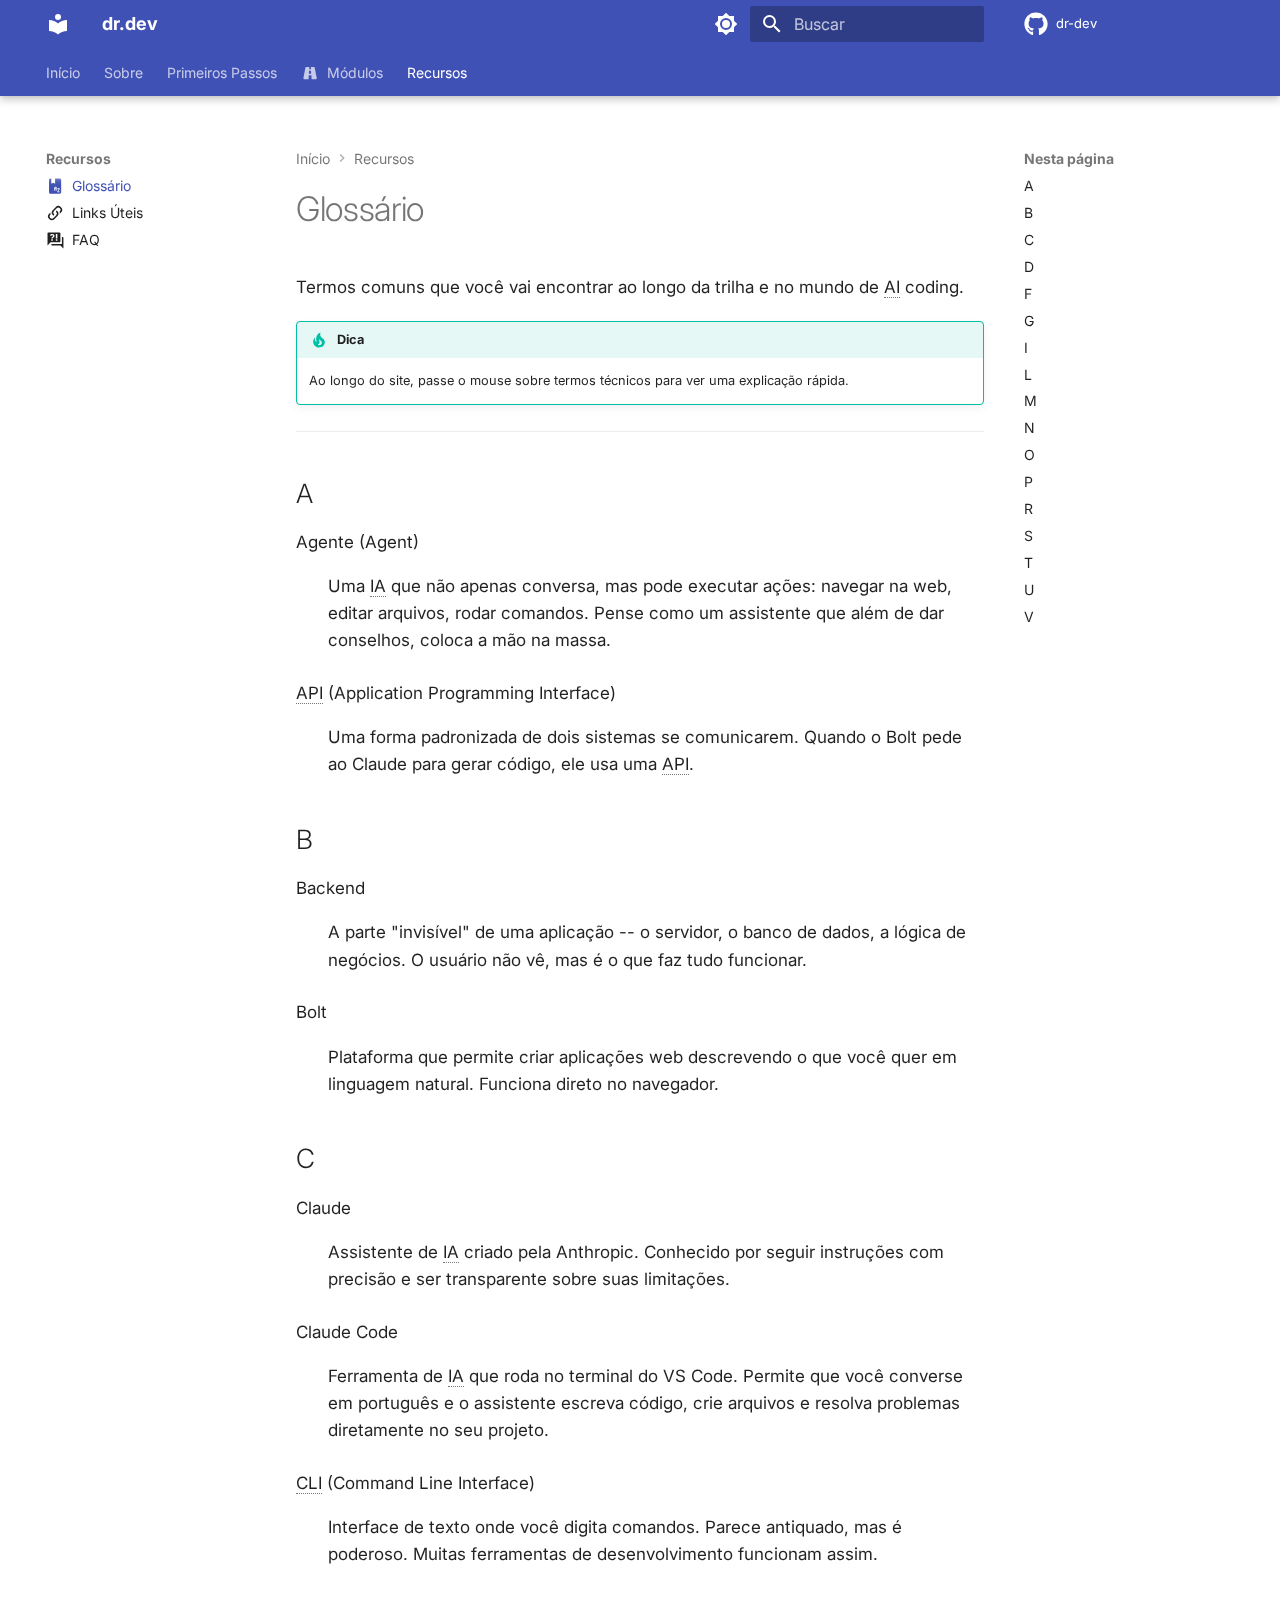
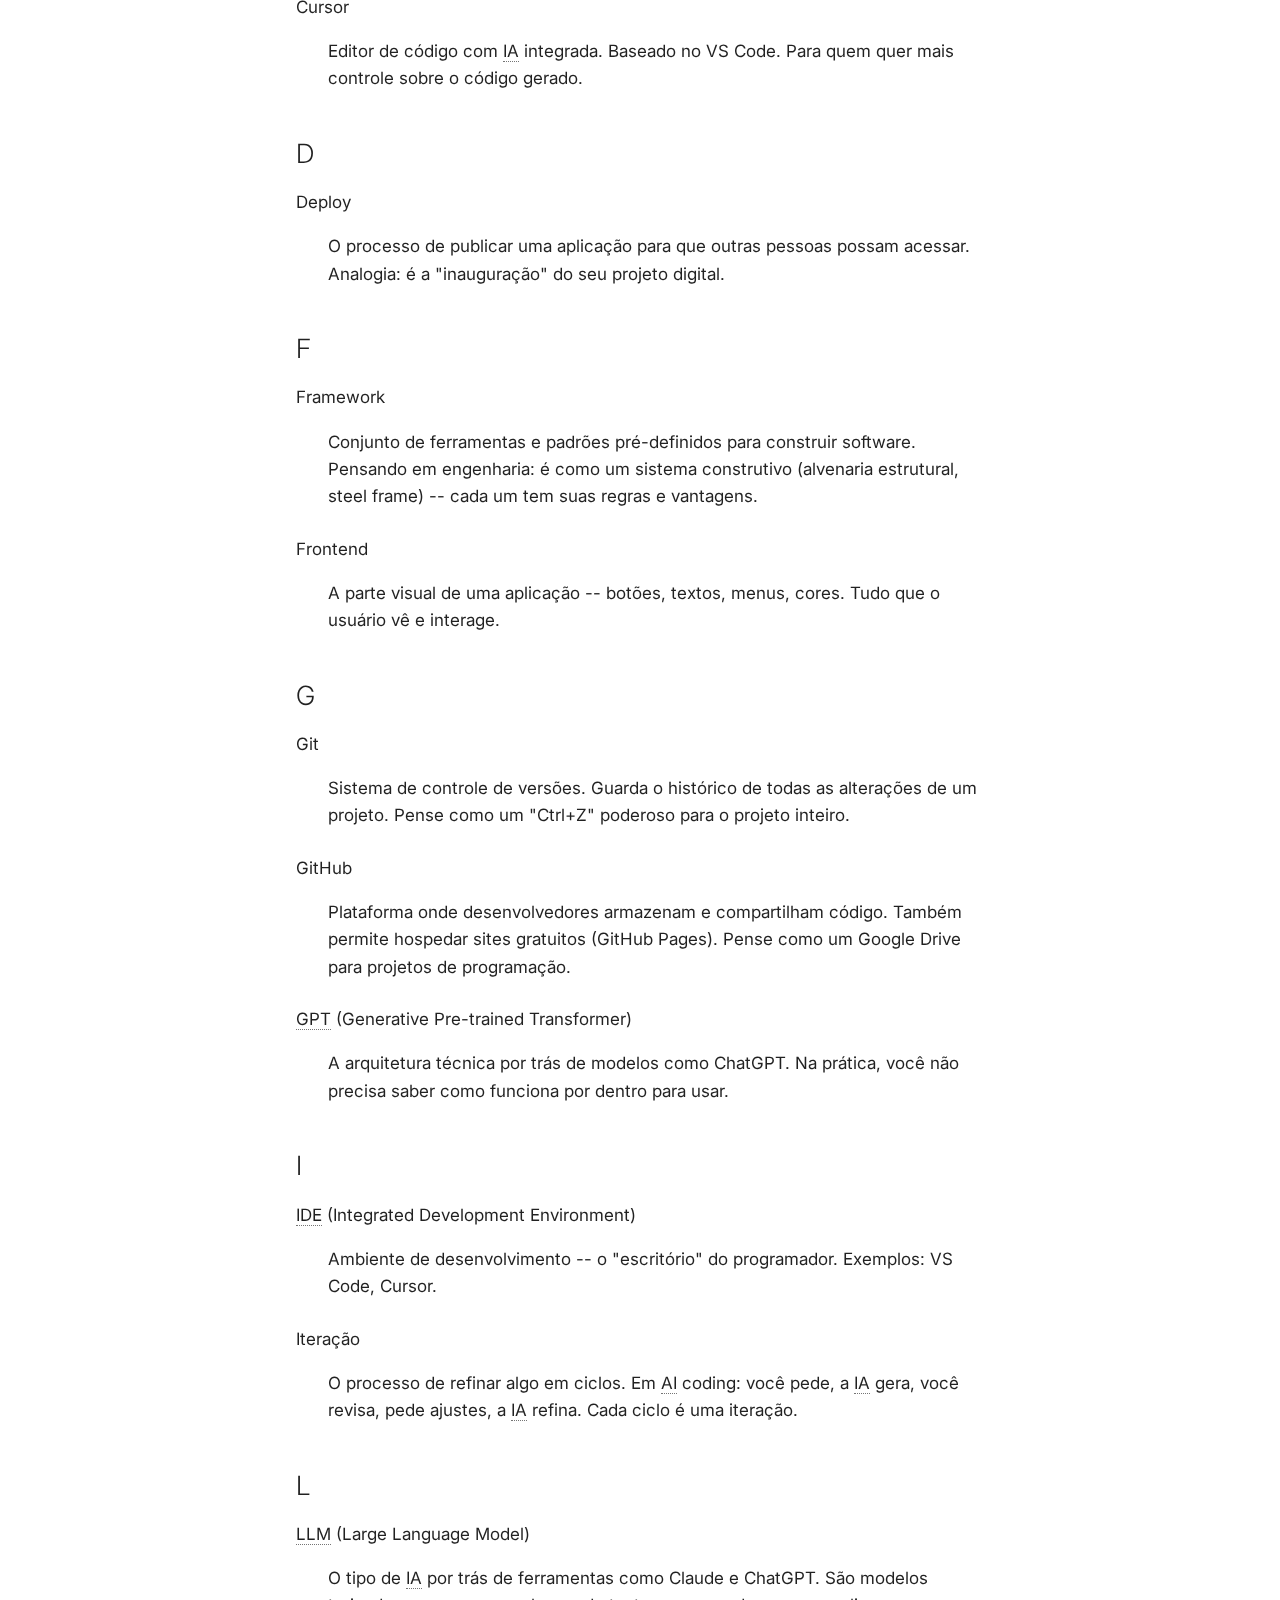
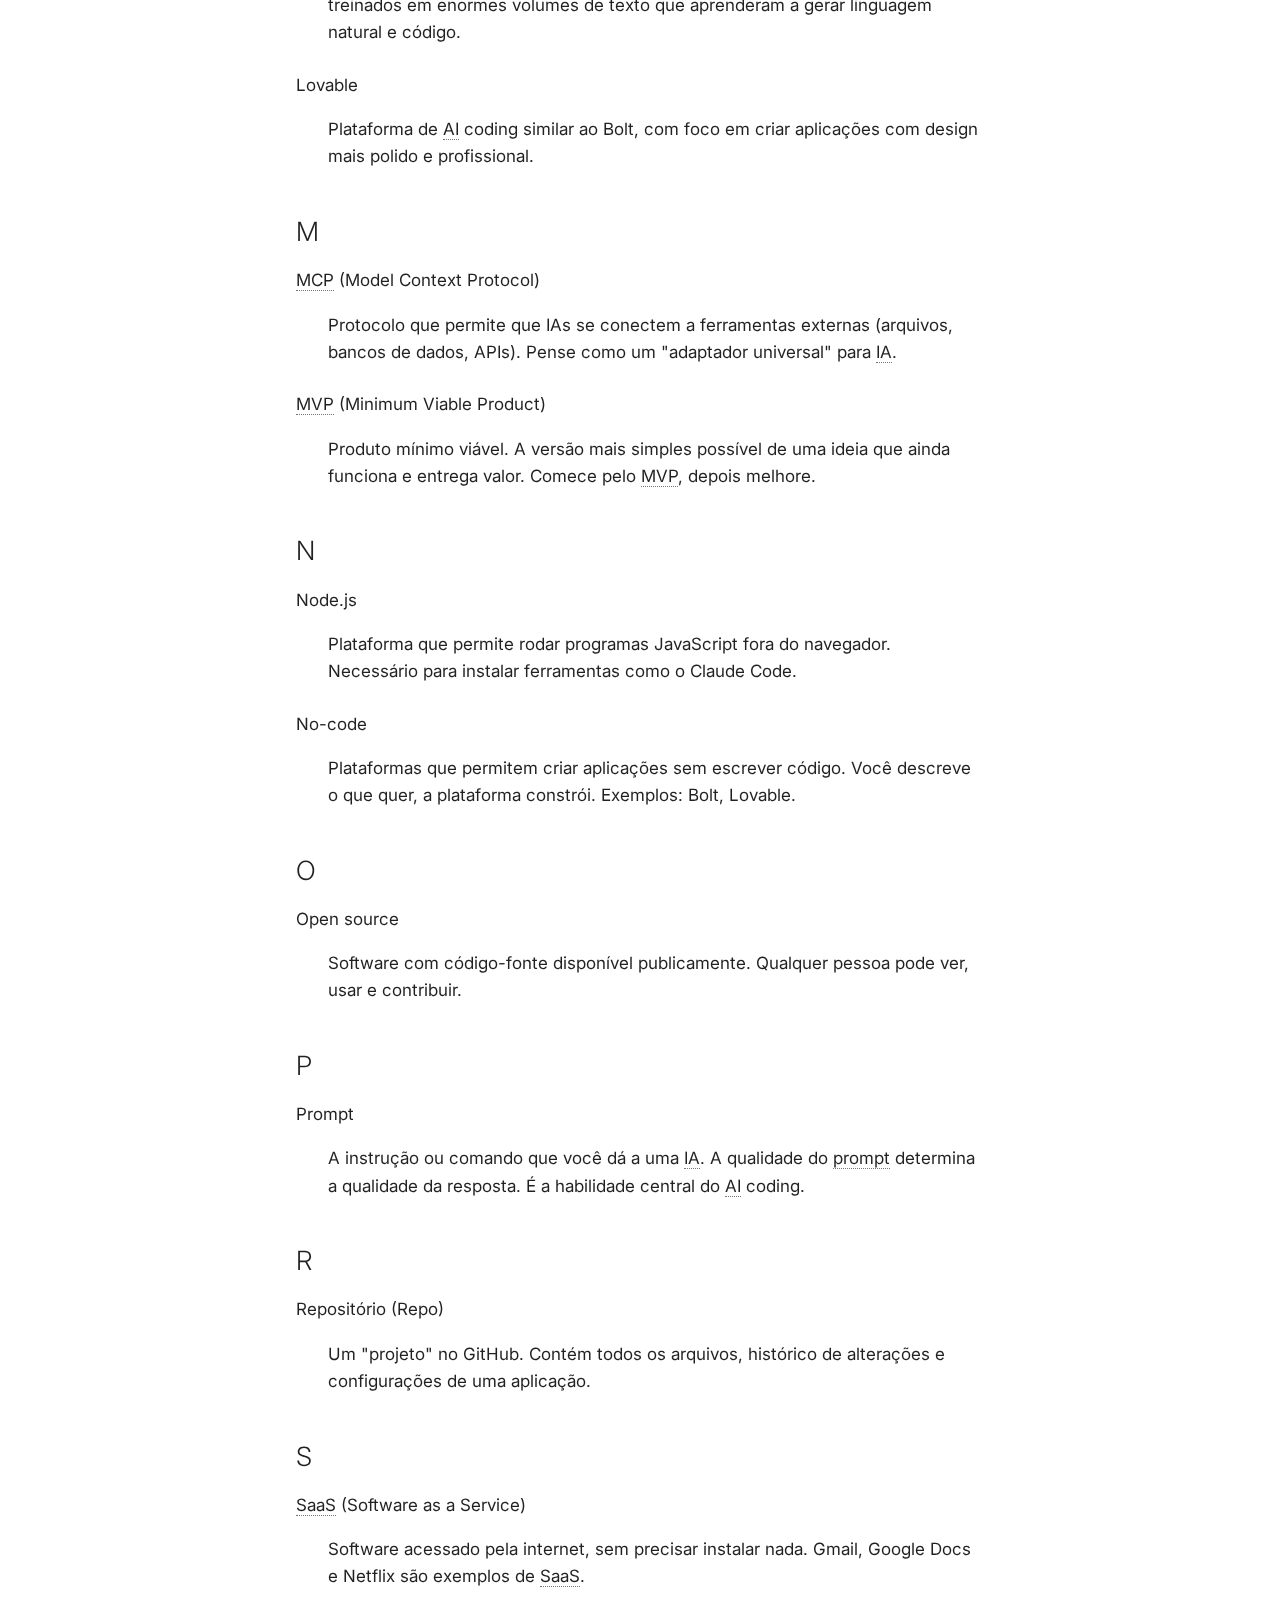
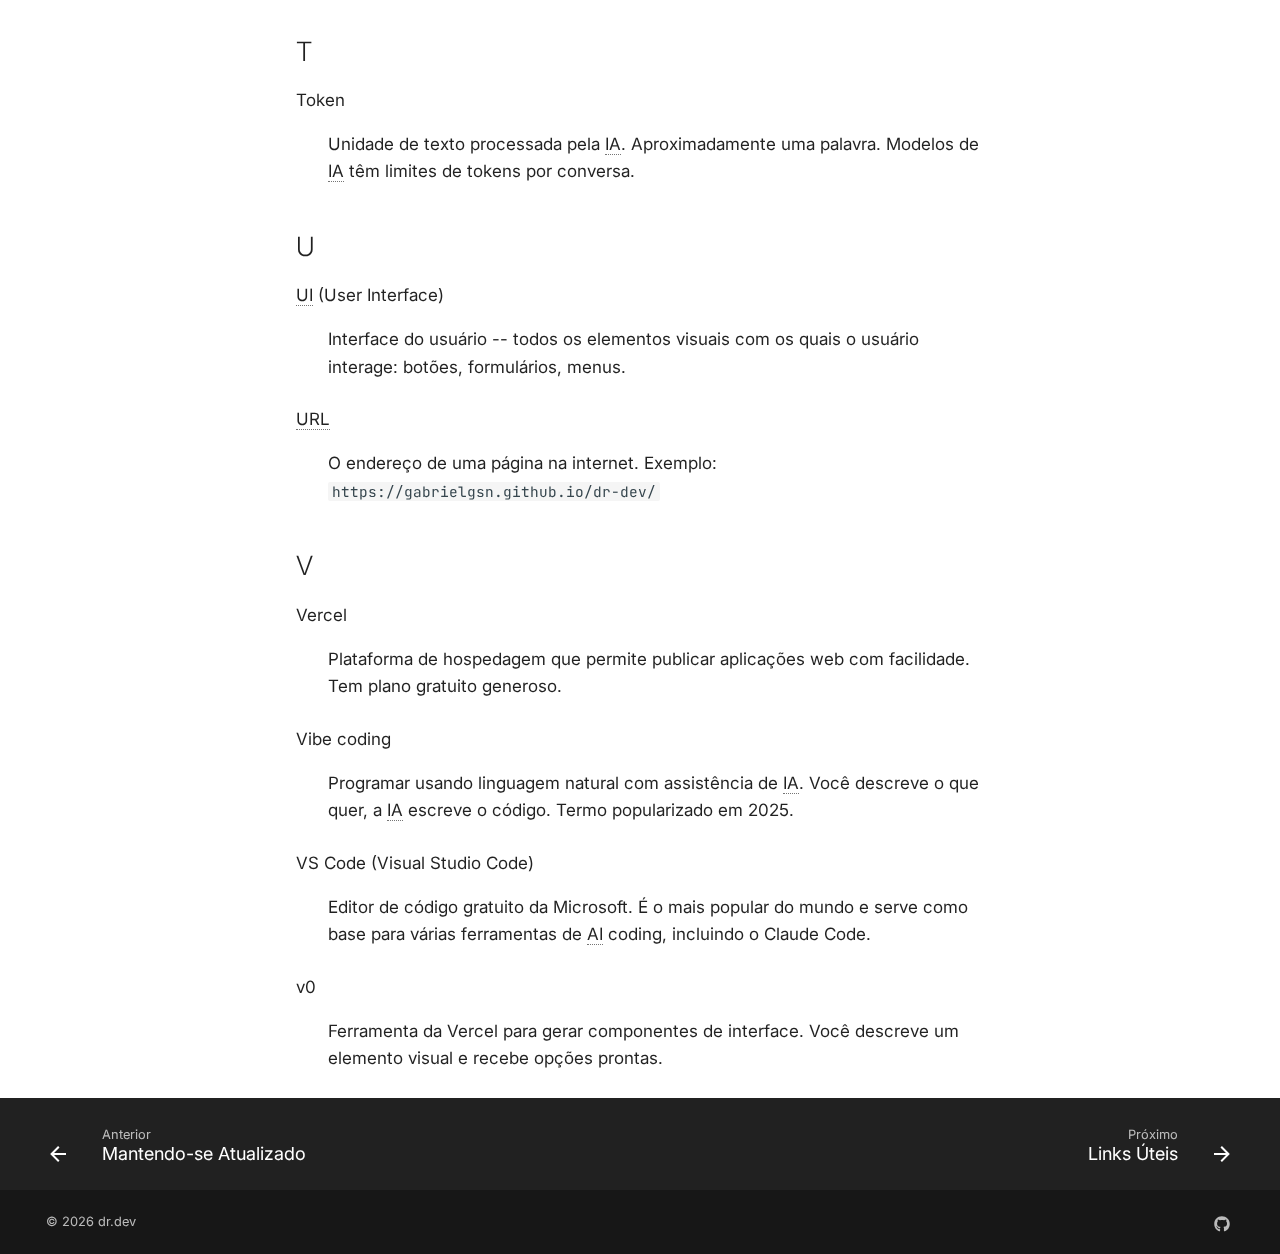
<file: recursos/glossario/index.html>
<!doctype html><html lang=pt class=no-js> <head><meta charset=utf-8><meta name=viewport content="width=device-width,initial-scale=1"><meta name=description content="Aprenda a criar aplicações com inteligência artificial, mesmo sem saber programar. Um guia prático e direto ao ponto."><meta name=author content=dr.dev><link href=https://gabrielgsn.github.io/dr-dev/recursos/glossario/ rel=canonical><link href=../../modulos/07-atualizado/ rel=prev><link href=../links-uteis/ rel=next><link rel=icon href=../../assets/images/favicon.png><meta name=generator content="mkdocs-1.6.1, mkdocs-material-9.7.3"><title>Glossário - dr.dev</title><link rel=stylesheet href=../../assets/stylesheets/main.484c7ddc.min.css><link rel=stylesheet href=../../assets/stylesheets/palette.ab4e12ef.min.css><link rel=preconnect href=https://fonts.gstatic.com crossorigin><link rel=stylesheet href="https://fonts.googleapis.com/css?family=Inter:300,300i,400,400i,700,700i%7CJetBrains+Mono:400,400i,700,700i&display=fallback"><style>:root{--md-text-font:"Inter";--md-code-font:"JetBrains Mono"}</style><link rel=stylesheet href=../../assets/stylesheets/extra.css><script>__md_scope=new URL("../..",location),__md_hash=e=>[...e].reduce(((e,_)=>(e<<5)-e+_.charCodeAt(0)),0),__md_get=(e,_=localStorage,t=__md_scope)=>JSON.parse(_.getItem(t.pathname+"."+e)),__md_set=(e,_,t=localStorage,a=__md_scope)=>{try{t.setItem(a.pathname+"."+e,JSON.stringify(_))}catch(e){}}</script></head> <body dir=ltr data-md-color-scheme=default data-md-color-primary=indigo data-md-color-accent=deep-purple> <input class=md-toggle data-md-toggle=drawer type=checkbox id=__drawer autocomplete=off> <input class=md-toggle data-md-toggle=search type=checkbox id=__search autocomplete=off> <label class=md-overlay for=__drawer></label> <div data-md-component=skip> <a href=#glossario class=md-skip> Pular para conteúdo </a> </div> <div data-md-component=announce> </div> <header class="md-header md-header--shadow md-header--lifted" data-md-component=header> <nav class="md-header__inner md-grid" aria-label=Cabeçalho> <a href=../.. title=dr.dev class="md-header__button md-logo" aria-label=dr.dev data-md-component=logo> <svg xmlns=http://www.w3.org/2000/svg viewbox="0 0 24 24"><path d="M12 8a3 3 0 0 0 3-3 3 3 0 0 0-3-3 3 3 0 0 0-3 3 3 3 0 0 0 3 3m0 3.54C9.64 9.35 6.5 8 3 8v11c3.5 0 6.64 1.35 9 3.54 2.36-2.19 5.5-3.54 9-3.54V8c-3.5 0-6.64 1.35-9 3.54"/></svg> </a> <label class="md-header__button md-icon" for=__drawer> <svg xmlns=http://www.w3.org/2000/svg viewbox="0 0 24 24"><path d="M3 6h18v2H3zm0 5h18v2H3zm0 5h18v2H3z"/></svg> </label> <div class=md-header__title data-md-component=header-title> <div class=md-header__ellipsis> <div class=md-header__topic> <span class=md-ellipsis> dr.dev </span> </div> <div class=md-header__topic data-md-component=header-topic> <span class=md-ellipsis> Glossário </span> </div> </div> </div> <form class=md-header__option data-md-component=palette> <input class=md-option data-md-color-media data-md-color-scheme=default data-md-color-primary=indigo data-md-color-accent=deep-purple aria-label="Modo escuro" type=radio name=__palette id=__palette_0> <label class="md-header__button md-icon" title="Modo escuro" for=__palette_1 hidden> <svg xmlns=http://www.w3.org/2000/svg viewbox="0 0 24 24"><path d="M12 8a4 4 0 0 0-4 4 4 4 0 0 0 4 4 4 4 0 0 0 4-4 4 4 0 0 0-4-4m0 10a6 6 0 0 1-6-6 6 6 0 0 1 6-6 6 6 0 0 1 6 6 6 6 0 0 1-6 6m8-9.31V4h-4.69L12 .69 8.69 4H4v4.69L.69 12 4 15.31V20h4.69L12 23.31 15.31 20H20v-4.69L23.31 12z"/></svg> </label> <input class=md-option data-md-color-media data-md-color-scheme=slate data-md-color-primary=indigo data-md-color-accent=deep-purple aria-label="Modo claro" type=radio name=__palette id=__palette_1> <label class="md-header__button md-icon" title="Modo claro" for=__palette_0 hidden> <svg xmlns=http://www.w3.org/2000/svg viewbox="0 0 24 24"><path d="M12 18c-.89 0-1.74-.2-2.5-.55C11.56 16.5 13 14.42 13 12s-1.44-4.5-3.5-5.45C10.26 6.2 11.11 6 12 6a6 6 0 0 1 6 6 6 6 0 0 1-6 6m8-9.31V4h-4.69L12 .69 8.69 4H4v4.69L.69 12 4 15.31V20h4.69L12 23.31 15.31 20H20v-4.69L23.31 12z"/></svg> </label> </form> <script>var palette=__md_get("__palette");if(palette&&palette.color){if("(prefers-color-scheme)"===palette.color.media){var media=matchMedia("(prefers-color-scheme: light)"),input=document.querySelector(media.matches?"[data-md-color-media='(prefers-color-scheme: light)']":"[data-md-color-media='(prefers-color-scheme: dark)']");palette.color.media=input.getAttribute("data-md-color-media"),palette.color.scheme=input.getAttribute("data-md-color-scheme"),palette.color.primary=input.getAttribute("data-md-color-primary"),palette.color.accent=input.getAttribute("data-md-color-accent")}for(var[key,value]of Object.entries(palette.color))document.body.setAttribute("data-md-color-"+key,value)}</script> <label class="md-header__button md-icon" for=__search> <svg xmlns=http://www.w3.org/2000/svg viewbox="0 0 24 24"><path d="M9.5 3A6.5 6.5 0 0 1 16 9.5c0 1.61-.59 3.09-1.56 4.23l.27.27h.79l5 5-1.5 1.5-5-5v-.79l-.27-.27A6.52 6.52 0 0 1 9.5 16 6.5 6.5 0 0 1 3 9.5 6.5 6.5 0 0 1 9.5 3m0 2C7 5 5 7 5 9.5S7 14 9.5 14 14 12 14 9.5 12 5 9.5 5"/></svg> </label> <div class=md-search data-md-component=search role=dialog> <label class=md-search__overlay for=__search></label> <div class=md-search__inner role=search> <form class=md-search__form name=search> <input type=text class=md-search__input name=query aria-label=Buscar placeholder=Buscar autocapitalize=off autocorrect=off autocomplete=off spellcheck=false data-md-component=search-query required> <label class="md-search__icon md-icon" for=__search> <svg xmlns=http://www.w3.org/2000/svg viewbox="0 0 24 24"><path d="M9.5 3A6.5 6.5 0 0 1 16 9.5c0 1.61-.59 3.09-1.56 4.23l.27.27h.79l5 5-1.5 1.5-5-5v-.79l-.27-.27A6.52 6.52 0 0 1 9.5 16 6.5 6.5 0 0 1 3 9.5 6.5 6.5 0 0 1 9.5 3m0 2C7 5 5 7 5 9.5S7 14 9.5 14 14 12 14 9.5 12 5 9.5 5"/></svg> <svg xmlns=http://www.w3.org/2000/svg viewbox="0 0 24 24"><path d="M20 11v2H8l5.5 5.5-1.42 1.42L4.16 12l7.92-7.92L13.5 5.5 8 11z"/></svg> </label> <nav class=md-search__options aria-label=Pesquisar> <button type=reset class="md-search__icon md-icon" title=Limpar aria-label=Limpar tabindex=-1> <svg xmlns=http://www.w3.org/2000/svg viewbox="0 0 24 24"><path d="M19 6.41 17.59 5 12 10.59 6.41 5 5 6.41 10.59 12 5 17.59 6.41 19 12 13.41 17.59 19 19 17.59 13.41 12z"/></svg> </button> </nav> <div class=md-search__suggest data-md-component=search-suggest></div> </form> <div class=md-search__output> <div class=md-search__scrollwrap tabindex=0 data-md-scrollfix> <div class=md-search-result data-md-component=search-result> <div class=md-search-result__meta> Inicializando busca </div> <ol class=md-search-result__list role=presentation></ol> </div> </div> </div> </div> </div> <div class=md-header__source> <a href=https://github.com/gabrielgsn/dr-dev title="Ir para repositório" class=md-source data-md-component=source> <div class="md-source__icon md-icon"> <svg xmlns=http://www.w3.org/2000/svg viewbox="0 0 512 512"><!-- Font Awesome Free 7.1.0 by @fontawesome - https://fontawesome.com License - https://fontawesome.com/license/free (Icons: CC BY 4.0, Fonts: SIL OFL 1.1, Code: MIT License) Copyright 2025 Fonticons, Inc.--><path d="M173.9 397.4c0 2-2.3 3.6-5.2 3.6-3.3.3-5.6-1.3-5.6-3.6 0-2 2.3-3.6 5.2-3.6 3-.3 5.6 1.3 5.6 3.6m-31.1-4.5c-.7 2 1.3 4.3 4.3 4.9 2.6 1 5.6 0 6.2-2s-1.3-4.3-4.3-5.2c-2.6-.7-5.5.3-6.2 2.3m44.2-1.7c-2.9.7-4.9 2.6-4.6 4.9.3 2 2.9 3.3 5.9 2.6 2.9-.7 4.9-2.6 4.6-4.6-.3-1.9-3-3.2-5.9-2.9M252.8 8C114.1 8 8 113.3 8 252c0 110.9 69.8 205.8 169.5 239.2 12.8 2.3 17.3-5.6 17.3-12.1 0-6.2-.3-40.4-.3-61.4 0 0-70 15-84.7-29.8 0 0-11.4-29.1-27.8-36.6 0 0-22.9-15.7 1.6-15.4 0 0 24.9 2 38.6 25.8 21.9 38.6 58.6 27.5 72.9 20.9 2.3-16 8.8-27.1 16-33.7-55.9-6.2-112.3-14.3-112.3-110.5 0-27.5 7.6-41.3 23.6-58.9-2.6-6.5-11.1-33.3 2.6-67.9 20.9-6.5 69 27 69 27 20-5.6 41.5-8.5 62.8-8.5s42.8 2.9 62.8 8.5c0 0 48.1-33.6 69-27 13.7 34.7 5.2 61.4 2.6 67.9 16 17.7 25.8 31.5 25.8 58.9 0 96.5-58.9 104.2-114.8 110.5 9.2 7.9 17 22.9 17 46.4 0 33.7-.3 75.4-.3 83.6 0 6.5 4.6 14.4 17.3 12.1C436.2 457.8 504 362.9 504 252 504 113.3 391.5 8 252.8 8M105.2 352.9c-1.3 1-1 3.3.7 5.2 1.6 1.6 3.9 2.3 5.2 1 1.3-1 1-3.3-.7-5.2-1.6-1.6-3.9-2.3-5.2-1m-10.8-8.1c-.7 1.3.3 2.9 2.3 3.9 1.6 1 3.6.7 4.3-.7.7-1.3-.3-2.9-2.3-3.9-2-.6-3.6-.3-4.3.7m32.4 35.6c-1.6 1.3-1 4.3 1.3 6.2 2.3 2.3 5.2 2.6 6.5 1 1.3-1.3.7-4.3-1.3-6.2-2.2-2.3-5.2-2.6-6.5-1m-11.4-14.7c-1.6 1-1.6 3.6 0 5.9s4.3 3.3 5.6 2.3c1.6-1.3 1.6-3.9 0-6.2-1.4-2.3-4-3.3-5.6-2"/></svg> </div> <div class=md-source__repository> dr-dev </div> </a> </div> </nav> <nav class=md-tabs aria-label=Abas data-md-component=tabs> <div class=md-grid> <ul class=md-tabs__list> <li class=md-tabs__item> <a href=../.. class=md-tabs__link> Início </a> </li> <li class=md-tabs__item> <a href=../../sobre/ class=md-tabs__link> Sobre </a> </li> <li class=md-tabs__item> <a href=../../primeiros-passos/ class=md-tabs__link> Primeiros Passos </a> </li> <li class=md-tabs__item> <a href=../../modulos/ class=md-tabs__link> <svg xmlns=http://www.w3.org/2000/svg viewbox="0 0 24 24"><path d="M18.1 4.8c-.1-.5-.5-.8-1-.8H13l.2 3h-2.4l.2-3H6.8c-.5 0-.9.4-1 .8l-2.7 14c-.1.6.4 1.2 1 1.2H10l.3-5h3.4l.3 5h5.8c.6 0 1.1-.6 1-1.2zM10.4 13l.2-4h2.6l.2 4z"/></svg> Módulos </a> </li> <li class="md-tabs__item md-tabs__item--active"> <a href=./ class=md-tabs__link> Recursos </a> </li> </ul> </div> </nav> </header> <div class=md-container data-md-component=container> <main class=md-main data-md-component=main> <div class="md-main__inner md-grid"> <div class="md-sidebar md-sidebar--primary" data-md-component=sidebar data-md-type=navigation> <div class=md-sidebar__scrollwrap> <div class=md-sidebar__inner> <nav class="md-nav md-nav--primary md-nav--lifted" aria-label=Navegação data-md-level=0> <label class=md-nav__title for=__drawer> <a href=../.. title=dr.dev class="md-nav__button md-logo" aria-label=dr.dev data-md-component=logo> <svg xmlns=http://www.w3.org/2000/svg viewbox="0 0 24 24"><path d="M12 8a3 3 0 0 0 3-3 3 3 0 0 0-3-3 3 3 0 0 0-3 3 3 3 0 0 0 3 3m0 3.54C9.64 9.35 6.5 8 3 8v11c3.5 0 6.64 1.35 9 3.54 2.36-2.19 5.5-3.54 9-3.54V8c-3.5 0-6.64 1.35-9 3.54"/></svg> </a> dr.dev </label> <div class=md-nav__source> <a href=https://github.com/gabrielgsn/dr-dev title="Ir para repositório" class=md-source data-md-component=source> <div class="md-source__icon md-icon"> <svg xmlns=http://www.w3.org/2000/svg viewbox="0 0 512 512"><!-- Font Awesome Free 7.1.0 by @fontawesome - https://fontawesome.com License - https://fontawesome.com/license/free (Icons: CC BY 4.0, Fonts: SIL OFL 1.1, Code: MIT License) Copyright 2025 Fonticons, Inc.--><path d="M173.9 397.4c0 2-2.3 3.6-5.2 3.6-3.3.3-5.6-1.3-5.6-3.6 0-2 2.3-3.6 5.2-3.6 3-.3 5.6 1.3 5.6 3.6m-31.1-4.5c-.7 2 1.3 4.3 4.3 4.9 2.6 1 5.6 0 6.2-2s-1.3-4.3-4.3-5.2c-2.6-.7-5.5.3-6.2 2.3m44.2-1.7c-2.9.7-4.9 2.6-4.6 4.9.3 2 2.9 3.3 5.9 2.6 2.9-.7 4.9-2.6 4.6-4.6-.3-1.9-3-3.2-5.9-2.9M252.8 8C114.1 8 8 113.3 8 252c0 110.9 69.8 205.8 169.5 239.2 12.8 2.3 17.3-5.6 17.3-12.1 0-6.2-.3-40.4-.3-61.4 0 0-70 15-84.7-29.8 0 0-11.4-29.1-27.8-36.6 0 0-22.9-15.7 1.6-15.4 0 0 24.9 2 38.6 25.8 21.9 38.6 58.6 27.5 72.9 20.9 2.3-16 8.8-27.1 16-33.7-55.9-6.2-112.3-14.3-112.3-110.5 0-27.5 7.6-41.3 23.6-58.9-2.6-6.5-11.1-33.3 2.6-67.9 20.9-6.5 69 27 69 27 20-5.6 41.5-8.5 62.8-8.5s42.8 2.9 62.8 8.5c0 0 48.1-33.6 69-27 13.7 34.7 5.2 61.4 2.6 67.9 16 17.7 25.8 31.5 25.8 58.9 0 96.5-58.9 104.2-114.8 110.5 9.2 7.9 17 22.9 17 46.4 0 33.7-.3 75.4-.3 83.6 0 6.5 4.6 14.4 17.3 12.1C436.2 457.8 504 362.9 504 252 504 113.3 391.5 8 252.8 8M105.2 352.9c-1.3 1-1 3.3.7 5.2 1.6 1.6 3.9 2.3 5.2 1 1.3-1 1-3.3-.7-5.2-1.6-1.6-3.9-2.3-5.2-1m-10.8-8.1c-.7 1.3.3 2.9 2.3 3.9 1.6 1 3.6.7 4.3-.7.7-1.3-.3-2.9-2.3-3.9-2-.6-3.6-.3-4.3.7m32.4 35.6c-1.6 1.3-1 4.3 1.3 6.2 2.3 2.3 5.2 2.6 6.5 1 1.3-1.3.7-4.3-1.3-6.2-2.2-2.3-5.2-2.6-6.5-1m-11.4-14.7c-1.6 1-1.6 3.6 0 5.9s4.3 3.3 5.6 2.3c1.6-1.3 1.6-3.9 0-6.2-1.4-2.3-4-3.3-5.6-2"/></svg> </div> <div class=md-source__repository> dr-dev </div> </a> </div> <ul class=md-nav__list data-md-scrollfix> <li class=md-nav__item> <a href=../.. class=md-nav__link> <span class=md-ellipsis> Início </span> </a> </li> <li class=md-nav__item> <a href=../../sobre/ class=md-nav__link> <span class=md-ellipsis> Sobre </span> </a> </li> <li class=md-nav__item> <a href=../../primeiros-passos/ class=md-nav__link> <svg xmlns=http://www.w3.org/2000/svg viewbox="0 0 24 24"><path d="m13.13 22.19-1.63-3.83c1.57-.58 3.04-1.36 4.4-2.27zM5.64 12.5l-3.83-1.63 6.1-2.77C7 9.46 6.22 10.93 5.64 12.5M19.22 4c.28 0 .53 0 .74.05.17 1.39-.02 4.25-3.3 7.53-1.7 1.71-3.73 3.02-6.01 3.89l-2.15-2.1c.92-2.31 2.23-4.34 3.92-6.03C15.18 4.58 17.64 4 19.22 4m0-2c-1.98 0-4.98.69-8.22 3.93-2.19 2.19-3.5 4.6-4.35 6.71-.28.75-.09 1.57.46 2.13l2.13 2.12c.38.38.89.61 1.42.61.23 0 .47-.06.7-.15A19.1 19.1 0 0 0 18.07 13c5.66-5.66 3.54-10.61 3.54-10.61S20.7 2 19.22 2m-4.68 7.46c-.78-.78-.78-2.05 0-2.83s2.05-.78 2.83 0c.77.78.78 2.05 0 2.83s-2.05.78-2.83 0m-5.66 7.07-1.41-1.41zM6.24 22l3.64-3.64c-.34-.09-.67-.24-.97-.45L4.83 22zM2 22h1.41l4.77-4.76-1.42-1.41L2 20.59zm0-2.83 4.09-4.08c-.21-.3-.36-.62-.45-.97L2 17.76z"/></svg> <span class=md-ellipsis> Primeiros Passos </span> </a> </li> <li class="md-nav__item md-nav__item--nested"> <input class="md-nav__toggle md-toggle " type=checkbox id=__nav_4> <div class="md-nav__link md-nav__container"> <a href=../../modulos/ class="md-nav__link "> <svg xmlns=http://www.w3.org/2000/svg viewbox="0 0 24 24"><path d="M18.1 4.8c-.1-.5-.5-.8-1-.8H13l.2 3h-2.4l.2-3H6.8c-.5 0-.9.4-1 .8l-2.7 14c-.1.6.4 1.2 1 1.2H10l.3-5h3.4l.3 5h5.8c.6 0 1.1-.6 1-1.2zM10.4 13l.2-4h2.6l.2 4z"/></svg> <span class=md-ellipsis> Módulos </span> </a> <label class="md-nav__link " for=__nav_4 id=__nav_4_label tabindex=0> <span class="md-nav__icon md-icon"></span> </label> </div> <nav class=md-nav data-md-level=1 aria-labelledby=__nav_4_label aria-expanded=false> <label class=md-nav__title for=__nav_4> <span class="md-nav__icon md-icon"></span> Módulos </label> <ul class=md-nav__list data-md-scrollfix> <li class=md-nav__item> <a href=../../modulos/01-o-que-e-ai-coding/ class=md-nav__link> <svg xmlns=http://www.w3.org/2000/svg viewbox="0 0 24 24"><path d="M12 2a7 7 0 0 1 7 7c0 2.38-1.19 4.47-3 5.74V17a1 1 0 0 1-1 1H9a1 1 0 0 1-1-1v-2.26C6.19 13.47 5 11.38 5 9a7 7 0 0 1 7-7M9 21v-1h6v1a1 1 0 0 1-1 1h-4a1 1 0 0 1-1-1m3-17a5 5 0 0 0-5 5c0 2.05 1.23 3.81 3 4.58V16h4v-2.42c1.77-.77 3-2.53 3-4.58a5 5 0 0 0-5-5"/></svg> <span class=md-ellipsis> O que é AI Coding? </span> </a> </li> <li class=md-nav__item> <a href=../../modulos/02-prompt-engineering/ class=md-nav__link> <svg xmlns=http://www.w3.org/2000/svg viewbox="0 0 24 24"><path d="M12 3C6.5 3 2 6.58 2 11a7.22 7.22 0 0 0 2.75 5.5c0 .6-.42 2.17-2.75 4.5 2.37-.11 4.64-1 6.47-2.5 1.14.33 2.34.5 3.53.5 5.5 0 10-3.58 10-8s-4.5-8-10-8m0 14c-4.42 0-8-2.69-8-6s3.58-6 8-6 8 2.69 8 6-3.58 6-8 6m5-5v-2h-2v2zm-4 0v-2h-2v2zm-4 0v-2H7v2z"/></svg> <span class=md-ellipsis> Prompt Engineering </span> </a> </li> <li class=md-nav__item> <a href=../../modulos/03-ferramentas/ class=md-nav__link> <svg xmlns=http://www.w3.org/2000/svg viewbox="0 0 24 24"><path d="M20 8h-3V6c0-1.1-.9-2-2-2H9c-1.1 0-2 .9-2 2v2H4c-1.1 0-2 .9-2 2v10h20V10c0-1.1-.9-2-2-2M9 6h6v2H9zm11 12H4v-3h2v1h2v-1h8v1h2v-1h2zm-2-5v-1h-2v1H8v-1H6v1H4v-3h16v3z"/></svg> <span class=md-ellipsis> Ferramentas </span> </a> </li> <li class=md-nav__item> <a href=../../modulos/04-primeiro-app/ class=md-nav__link> <svg xmlns=http://www.w3.org/2000/svg viewbox="0 0 24 24"><path d="m13.13 22.19-1.63-3.83c1.57-.58 3.04-1.36 4.4-2.27zM5.64 12.5l-3.83-1.63 6.1-2.77C7 9.46 6.22 10.93 5.64 12.5M19.22 4c.28 0 .53 0 .74.05.17 1.39-.02 4.25-3.3 7.53-1.7 1.71-3.73 3.02-6.01 3.89l-2.15-2.1c.92-2.31 2.23-4.34 3.92-6.03C15.18 4.58 17.64 4 19.22 4m0-2c-1.98 0-4.98.69-8.22 3.93-2.19 2.19-3.5 4.6-4.35 6.71-.28.75-.09 1.57.46 2.13l2.13 2.12c.38.38.89.61 1.42.61.23 0 .47-.06.7-.15A19.1 19.1 0 0 0 18.07 13c5.66-5.66 3.54-10.61 3.54-10.61S20.7 2 19.22 2m-4.68 7.46c-.78-.78-.78-2.05 0-2.83s2.05-.78 2.83 0c.77.78.78 2.05 0 2.83s-2.05.78-2.83 0m-5.66 7.07-1.41-1.41zM6.24 22l3.64-3.64c-.34-.09-.67-.24-.97-.45L4.83 22zM2 22h1.41l4.77-4.76-1.42-1.41L2 20.59zm0-2.83 4.09-4.08c-.21-.3-.36-.62-.45-.97L2 17.76z"/></svg> <span class=md-ellipsis> Seu Primeiro App </span> </a> </li> <li class=md-nav__item> <a href=../../modulos/05-agentes/ class=md-nav__link> <svg xmlns=http://www.w3.org/2000/svg viewbox="0 0 24 24"><path d="M17.5 15.5c0 1.11-.89 2-2 2s-2-.89-2-2 .9-2 2-2 2 .9 2 2m-9-2c-1.1 0-2 .9-2 2s.9 2 2 2 2-.89 2-2-.89-2-2-2M23 15v3c0 .55-.45 1-1 1h-1v1c0 1.11-.89 2-2 2H5a2 2 0 0 1-2-2v-1H2c-.55 0-1-.45-1-1v-3c0-.55.45-1 1-1h1c0-3.87 3.13-7 7-7h1V5.73c-.6-.34-1-.99-1-1.73 0-1.1.9-2 2-2s2 .9 2 2c0 .74-.4 1.39-1 1.73V7h1c3.87 0 7 3.13 7 7h1c.55 0 1 .45 1 1m-2 1h-2v-2c0-2.76-2.24-5-5-5h-4c-2.76 0-5 2.24-5 5v2H3v1h2v3h14v-3h2z"/></svg> <span class=md-ellipsis> Agentes de IA </span> </a> </li> <li class=md-nav__item> <a href=../../modulos/06-deploy/ class=md-nav__link> <svg xmlns=http://www.w3.org/2000/svg viewbox="0 0 24 24"><path d="M6.5 20q-2.28 0-3.89-1.57Q1 16.85 1 14.58q0-1.95 1.17-3.48 1.18-1.53 3.08-1.95.63-2.3 2.5-3.72Q9.63 4 12 4q2.93 0 4.96 2.04Q19 8.07 19 11q1.73.2 2.86 1.5 1.14 1.28 1.14 3 0 1.88-1.31 3.19T18.5 20H13q-.82 0-1.41-.59Q11 18.83 11 18v-5.15L9.4 14.4 8 13l4-4 4 4-1.4 1.4-1.6-1.55V18h5.5q1.05 0 1.77-.73.73-.72.73-1.77t-.73-1.77Q19.55 13 18.5 13H17v-2q0-2.07-1.46-3.54Q14.08 6 12 6 9.93 6 8.46 7.46 7 8.93 7 11h-.5q-1.45 0-2.47 1.03Q3 13.05 3 14.5T4.03 17q1.02 1 2.47 1H9v2m3-7"/></svg> <span class=md-ellipsis> Publicar e Lançar </span> </a> </li> <li class=md-nav__item> <a href=../../modulos/07-atualizado/ class=md-nav__link> <svg xmlns=http://www.w3.org/2000/svg viewbox="0 0 24 24"><path d="M20 5v14H4V5zm0-2H4c-1.11 0-2 .89-2 2v14c0 1.11.89 2 2 2h16c1.11 0 2-.89 2-2V5c0-1.11-.89-2-2-2m-2 12H6v2h12zm-8-8H6v6h4zm2 2h6V7h-6zm6 2h-6v2h6z"/></svg> <span class=md-ellipsis> Mantendo-se Atualizado </span> </a> </li> </ul> </nav> </li> <li class="md-nav__item md-nav__item--active md-nav__item--section md-nav__item--nested"> <input class="md-nav__toggle md-toggle " type=checkbox id=__nav_5 checked> <label class=md-nav__link for=__nav_5 id=__nav_5_label tabindex> <span class=md-ellipsis> Recursos </span> <span class="md-nav__icon md-icon"></span> </label> <nav class=md-nav data-md-level=1 aria-labelledby=__nav_5_label aria-expanded=true> <label class=md-nav__title for=__nav_5> <span class="md-nav__icon md-icon"></span> Recursos </label> <ul class=md-nav__list data-md-scrollfix> <li class="md-nav__item md-nav__item--active"> <input class="md-nav__toggle md-toggle" type=checkbox id=__toc> <label class="md-nav__link md-nav__link--active" for=__toc> <svg xmlns=http://www.w3.org/2000/svg viewbox="0 0 24 24"><path d="M5.81 2C4.83 2.09 4 3 4 4v16c0 1.05.95 2 2 2h12c1.05 0 2-.95 2-2V4a2 2 0 0 0-2-2h-6v7L9.5 7.5 7 9V2H5.81M12 13h1a1 1 0 0 1 1 1v4h-1v-2h-1v2h-1v-4a1 1 0 0 1 1-1m0 1v1h1v-1zm3 1h3v1l-2 3h2v1h-3v-1l2-3h-2z"/></svg> <span class=md-ellipsis> Glossário </span> <span class="md-nav__icon md-icon"></span> </label> <a href=./ class="md-nav__link md-nav__link--active"> <svg xmlns=http://www.w3.org/2000/svg viewbox="0 0 24 24"><path d="M5.81 2C4.83 2.09 4 3 4 4v16c0 1.05.95 2 2 2h12c1.05 0 2-.95 2-2V4a2 2 0 0 0-2-2h-6v7L9.5 7.5 7 9V2H5.81M12 13h1a1 1 0 0 1 1 1v4h-1v-2h-1v2h-1v-4a1 1 0 0 1 1-1m0 1v1h1v-1zm3 1h3v1l-2 3h2v1h-3v-1l2-3h-2z"/></svg> <span class=md-ellipsis> Glossário </span> </a> <nav class="md-nav md-nav--secondary" aria-label="Nesta página"> <label class=md-nav__title for=__toc> <span class="md-nav__icon md-icon"></span> Nesta página </label> <ul class=md-nav__list data-md-component=toc data-md-scrollfix> <li class=md-nav__item> <a href=#a class=md-nav__link> <span class=md-ellipsis> A </span> </a> </li> <li class=md-nav__item> <a href=#b class=md-nav__link> <span class=md-ellipsis> B </span> </a> </li> <li class=md-nav__item> <a href=#c class=md-nav__link> <span class=md-ellipsis> C </span> </a> </li> <li class=md-nav__item> <a href=#d class=md-nav__link> <span class=md-ellipsis> D </span> </a> </li> <li class=md-nav__item> <a href=#f class=md-nav__link> <span class=md-ellipsis> F </span> </a> </li> <li class=md-nav__item> <a href=#g class=md-nav__link> <span class=md-ellipsis> G </span> </a> </li> <li class=md-nav__item> <a href=#i class=md-nav__link> <span class=md-ellipsis> I </span> </a> </li> <li class=md-nav__item> <a href=#l class=md-nav__link> <span class=md-ellipsis> L </span> </a> </li> <li class=md-nav__item> <a href=#m class=md-nav__link> <span class=md-ellipsis> M </span> </a> </li> <li class=md-nav__item> <a href=#n class=md-nav__link> <span class=md-ellipsis> N </span> </a> </li> <li class=md-nav__item> <a href=#o class=md-nav__link> <span class=md-ellipsis> O </span> </a> </li> <li class=md-nav__item> <a href=#p class=md-nav__link> <span class=md-ellipsis> P </span> </a> </li> <li class=md-nav__item> <a href=#r class=md-nav__link> <span class=md-ellipsis> R </span> </a> </li> <li class=md-nav__item> <a href=#s class=md-nav__link> <span class=md-ellipsis> S </span> </a> </li> <li class=md-nav__item> <a href=#t class=md-nav__link> <span class=md-ellipsis> T </span> </a> </li> <li class=md-nav__item> <a href=#u class=md-nav__link> <span class=md-ellipsis> U </span> </a> </li> <li class=md-nav__item> <a href=#v class=md-nav__link> <span class=md-ellipsis> V </span> </a> </li> </ul> </nav> </li> <li class=md-nav__item> <a href=../links-uteis/ class=md-nav__link> <svg xmlns=http://www.w3.org/2000/svg viewbox="0 0 24 24"><path d="M10.59 13.41c.41.39.41 1.03 0 1.42-.39.39-1.03.39-1.42 0a5.003 5.003 0 0 1 0-7.07l3.54-3.54a5.003 5.003 0 0 1 7.07 0 5.003 5.003 0 0 1 0 7.07l-1.49 1.49c.01-.82-.12-1.64-.4-2.42l.47-.48a2.98 2.98 0 0 0 0-4.24 2.98 2.98 0 0 0-4.24 0l-3.53 3.53a2.98 2.98 0 0 0 0 4.24m2.82-4.24c.39-.39 1.03-.39 1.42 0a5.003 5.003 0 0 1 0 7.07l-3.54 3.54a5.003 5.003 0 0 1-7.07 0 5.003 5.003 0 0 1 0-7.07l1.49-1.49c-.01.82.12 1.64.4 2.43l-.47.47a2.98 2.98 0 0 0 0 4.24 2.98 2.98 0 0 0 4.24 0l3.53-3.53a2.98 2.98 0 0 0 0-4.24.973.973 0 0 1 0-1.42"/></svg> <span class=md-ellipsis> Links Úteis </span> </a> </li> <li class=md-nav__item> <a href=../faq/ class=md-nav__link> <svg xmlns=http://www.w3.org/2000/svg viewbox="0 0 24 24"><path d="M18 15H6l-4 4V3a1 1 0 0 1 1-1h15a1 1 0 0 1 1 1v11a1 1 0 0 1-1 1m5-6v14l-4-4H8a1 1 0 0 1-1-1v-1h14V8h1a1 1 0 0 1 1 1M8.19 4c-.87 0-1.57.2-2.11.59-.52.41-.78.98-.77 1.77l.01.03h1.93c.01-.3.1-.53.28-.69a1 1 0 0 1 .66-.23c.31 0 .57.1.75.28.18.19.26.45.26.75 0 .32-.07.59-.23.82-.14.23-.35.43-.61.59-.51.34-.86.64-1.05.91C7.11 9.08 7 9.5 7 10h2c0-.31.04-.56.13-.74s.26-.36.51-.52c.45-.24.82-.53 1.11-.93s.44-.81.44-1.31c0-.76-.27-1.37-.81-1.82C9.85 4.23 9.12 4 8.19 4M7 11v2h2v-2zm6 2h2v-2h-2zm0-9v6h2V4z"/></svg> <span class=md-ellipsis> FAQ </span> </a> </li> </ul> </nav> </li> </ul> </nav> </div> </div> </div> <div class="md-sidebar md-sidebar--secondary" data-md-component=sidebar data-md-type=toc> <div class=md-sidebar__scrollwrap> <div class=md-sidebar__inner> <nav class="md-nav md-nav--secondary" aria-label="Nesta página"> <label class=md-nav__title for=__toc> <span class="md-nav__icon md-icon"></span> Nesta página </label> <ul class=md-nav__list data-md-component=toc data-md-scrollfix> <li class=md-nav__item> <a href=#a class=md-nav__link> <span class=md-ellipsis> A </span> </a> </li> <li class=md-nav__item> <a href=#b class=md-nav__link> <span class=md-ellipsis> B </span> </a> </li> <li class=md-nav__item> <a href=#c class=md-nav__link> <span class=md-ellipsis> C </span> </a> </li> <li class=md-nav__item> <a href=#d class=md-nav__link> <span class=md-ellipsis> D </span> </a> </li> <li class=md-nav__item> <a href=#f class=md-nav__link> <span class=md-ellipsis> F </span> </a> </li> <li class=md-nav__item> <a href=#g class=md-nav__link> <span class=md-ellipsis> G </span> </a> </li> <li class=md-nav__item> <a href=#i class=md-nav__link> <span class=md-ellipsis> I </span> </a> </li> <li class=md-nav__item> <a href=#l class=md-nav__link> <span class=md-ellipsis> L </span> </a> </li> <li class=md-nav__item> <a href=#m class=md-nav__link> <span class=md-ellipsis> M </span> </a> </li> <li class=md-nav__item> <a href=#n class=md-nav__link> <span class=md-ellipsis> N </span> </a> </li> <li class=md-nav__item> <a href=#o class=md-nav__link> <span class=md-ellipsis> O </span> </a> </li> <li class=md-nav__item> <a href=#p class=md-nav__link> <span class=md-ellipsis> P </span> </a> </li> <li class=md-nav__item> <a href=#r class=md-nav__link> <span class=md-ellipsis> R </span> </a> </li> <li class=md-nav__item> <a href=#s class=md-nav__link> <span class=md-ellipsis> S </span> </a> </li> <li class=md-nav__item> <a href=#t class=md-nav__link> <span class=md-ellipsis> T </span> </a> </li> <li class=md-nav__item> <a href=#u class=md-nav__link> <span class=md-ellipsis> U </span> </a> </li> <li class=md-nav__item> <a href=#v class=md-nav__link> <span class=md-ellipsis> V </span> </a> </li> </ul> </nav> </div> </div> </div> <div class=md-content data-md-component=content> <nav class=md-path aria-label=Navegação> <ol class=md-path__list> <li class=md-path__item> <a href=../.. class=md-path__link> <span class=md-ellipsis> Início </span> </a> </li> <li class=md-path__item> <a href=./ class=md-path__link> <span class=md-ellipsis> Recursos </span> </a> </li> </ol> </nav> <article class="md-content__inner md-typeset"> <h1 id=glossario>Glossário<a class=headerlink href=#glossario title="Permanent link">&para;</a></h1> <p>Termos comuns que você vai encontrar ao longo da trilha e no mundo de <abbr title="Artificial Intelligence - Inteligência Artificial">AI</abbr> coding.</p> <div class="admonition tip"> <p class=admonition-title>Dica</p> <p>Ao longo do site, passe o mouse sobre termos técnicos para ver uma explicação rápida.</p> </div> <hr> <h2 id=a>A<a class=headerlink href=#a title="Permanent link">&para;</a></h2> <dl> <dt>Agente (Agent)</dt> <dd>Uma <abbr title="Inteligência Artificial">IA</abbr> que não apenas conversa, mas pode executar ações: navegar na web, editar arquivos, rodar comandos. Pense como um assistente que além de dar conselhos, coloca a mão na massa.</dd> <dt><abbr title="Application Programming Interface - Interface de Programação">API</abbr> (Application Programming Interface)</dt> <dd>Uma forma padronizada de dois sistemas se comunicarem. Quando o Bolt pede ao Claude para gerar código, ele usa uma <abbr title="Application Programming Interface - Interface de Programação">API</abbr>.</dd> </dl> <h2 id=b>B<a class=headerlink href=#b title="Permanent link">&para;</a></h2> <dl> <dt>Backend</dt> <dd>A parte "invisível" de uma aplicação -- o servidor, o banco de dados, a lógica de negócios. O usuário não vê, mas é o que faz tudo funcionar.</dd> <dt>Bolt</dt> <dd>Plataforma que permite criar aplicações web descrevendo o que você quer em linguagem natural. Funciona direto no navegador.</dd> </dl> <h2 id=c>C<a class=headerlink href=#c title="Permanent link">&para;</a></h2> <dl> <dt>Claude</dt> <dd>Assistente de <abbr title="Inteligência Artificial">IA</abbr> criado pela Anthropic. Conhecido por seguir instruções com precisão e ser transparente sobre suas limitações.</dd> <dt>Claude Code</dt> <dd>Ferramenta de <abbr title="Inteligência Artificial">IA</abbr> que roda no terminal do VS Code. Permite que você converse em português e o assistente escreva código, crie arquivos e resolva problemas diretamente no seu projeto.</dd> <dt><abbr title="Command Line Interface - Interface de Linha de Comando">CLI</abbr> (Command Line Interface)</dt> <dd>Interface de texto onde você digita comandos. Parece antiquado, mas é poderoso. Muitas ferramentas de desenvolvimento funcionam assim.</dd> <dt>Cursor</dt> <dd>Editor de código com <abbr title="Inteligência Artificial">IA</abbr> integrada. Baseado no VS Code. Para quem quer mais controle sobre o código gerado.</dd> </dl> <h2 id=d>D<a class=headerlink href=#d title="Permanent link">&para;</a></h2> <dl> <dt>Deploy</dt> <dd>O processo de publicar uma aplicação para que outras pessoas possam acessar. Analogia: é a "inauguração" do seu projeto digital.</dd> </dl> <h2 id=f>F<a class=headerlink href=#f title="Permanent link">&para;</a></h2> <dl> <dt>Framework</dt> <dd>Conjunto de ferramentas e padrões pré-definidos para construir software. Pensando em engenharia: é como um sistema construtivo (alvenaria estrutural, steel frame) -- cada um tem suas regras e vantagens.</dd> <dt>Frontend</dt> <dd>A parte visual de uma aplicação -- botões, textos, menus, cores. Tudo que o usuário vê e interage.</dd> </dl> <h2 id=g>G<a class=headerlink href=#g title="Permanent link">&para;</a></h2> <dl> <dt>Git</dt> <dd>Sistema de controle de versões. Guarda o histórico de todas as alterações de um projeto. Pense como um "Ctrl+Z" poderoso para o projeto inteiro.</dd> <dt>GitHub</dt> <dd>Plataforma onde desenvolvedores armazenam e compartilham código. Também permite hospedar sites gratuitos (GitHub Pages). Pense como um Google Drive para projetos de programação.</dd> <dt><abbr title="Generative Pre-trained Transformer">GPT</abbr> (Generative Pre-trained Transformer)</dt> <dd>A arquitetura técnica por trás de modelos como ChatGPT. Na prática, você não precisa saber como funciona por dentro para usar.</dd> </dl> <h2 id=i>I<a class=headerlink href=#i title="Permanent link">&para;</a></h2> <dl> <dt><abbr title="Integrated Development Environment - Ambiente de Desenvolvimento">IDE</abbr> (Integrated Development Environment)</dt> <dd>Ambiente de desenvolvimento -- o "escritório" do programador. Exemplos: VS Code, Cursor.</dd> <dt>Iteração</dt> <dd>O processo de refinar algo em ciclos. Em <abbr title="Artificial Intelligence - Inteligência Artificial">AI</abbr> coding: você pede, a <abbr title="Inteligência Artificial">IA</abbr> gera, você revisa, pede ajustes, a <abbr title="Inteligência Artificial">IA</abbr> refina. Cada ciclo é uma iteração.</dd> </dl> <h2 id=l>L<a class=headerlink href=#l title="Permanent link">&para;</a></h2> <dl> <dt><abbr title="Large Language Model - Modelo de Linguagem Grande">LLM</abbr> (Large Language Model)</dt> <dd>O tipo de <abbr title="Inteligência Artificial">IA</abbr> por trás de ferramentas como Claude e ChatGPT. São modelos treinados em enormes volumes de texto que aprenderam a gerar linguagem natural e código.</dd> <dt>Lovable</dt> <dd>Plataforma de <abbr title="Artificial Intelligence - Inteligência Artificial">AI</abbr> coding similar ao Bolt, com foco em criar aplicações com design mais polido e profissional.</dd> </dl> <h2 id=m>M<a class=headerlink href=#m title="Permanent link">&para;</a></h2> <dl> <dt><abbr title="Model Context Protocol - Protocolo de Contexto de Modelo">MCP</abbr> (Model Context Protocol)</dt> <dd>Protocolo que permite que IAs se conectem a ferramentas externas (arquivos, bancos de dados, APIs). Pense como um "adaptador universal" para <abbr title="Inteligência Artificial">IA</abbr>.</dd> <dt><abbr title="Minimum Viable Product - Produto Mínimo Viável">MVP</abbr> (Minimum Viable Product)</dt> <dd>Produto mínimo viável. A versão mais simples possível de uma ideia que ainda funciona e entrega valor. Comece pelo <abbr title="Minimum Viable Product - Produto Mínimo Viável">MVP</abbr>, depois melhore.</dd> </dl> <h2 id=n>N<a class=headerlink href=#n title="Permanent link">&para;</a></h2> <dl> <dt>Node.js</dt> <dd>Plataforma que permite rodar programas JavaScript fora do navegador. Necessário para instalar ferramentas como o Claude Code.</dd> <dt>No-code</dt> <dd>Plataformas que permitem criar aplicações sem escrever código. Você descreve o que quer, a plataforma constrói. Exemplos: Bolt, Lovable.</dd> </dl> <h2 id=o>O<a class=headerlink href=#o title="Permanent link">&para;</a></h2> <dl> <dt>Open source</dt> <dd>Software com código-fonte disponível publicamente. Qualquer pessoa pode ver, usar e contribuir.</dd> </dl> <h2 id=p>P<a class=headerlink href=#p title="Permanent link">&para;</a></h2> <dl> <dt>Prompt</dt> <dd>A instrução ou comando que você dá a uma <abbr title="Inteligência Artificial">IA</abbr>. A qualidade do <abbr title="Instrução ou comando dado a uma IA">prompt</abbr> determina a qualidade da resposta. É a habilidade central do <abbr title="Artificial Intelligence - Inteligência Artificial">AI</abbr> coding.</dd> </dl> <h2 id=r>R<a class=headerlink href=#r title="Permanent link">&para;</a></h2> <dl> <dt>Repositório (Repo)</dt> <dd>Um "projeto" no GitHub. Contém todos os arquivos, histórico de alterações e configurações de uma aplicação.</dd> </dl> <h2 id=s>S<a class=headerlink href=#s title="Permanent link">&para;</a></h2> <dl> <dt><abbr title="Software as a Service">SaaS</abbr> (Software as a Service)</dt> <dd>Software acessado pela internet, sem precisar instalar nada. Gmail, Google Docs e Netflix são exemplos de <abbr title="Software as a Service">SaaS</abbr>.</dd> </dl> <h2 id=t>T<a class=headerlink href=#t title="Permanent link">&para;</a></h2> <dl> <dt>Token</dt> <dd>Unidade de texto processada pela <abbr title="Inteligência Artificial">IA</abbr>. Aproximadamente uma palavra. Modelos de <abbr title="Inteligência Artificial">IA</abbr> têm limites de tokens por conversa.</dd> </dl> <h2 id=u>U<a class=headerlink href=#u title="Permanent link">&para;</a></h2> <dl> <dt><abbr title="User Interface - Interface do Usuário">UI</abbr> (User Interface)</dt> <dd>Interface do usuário -- todos os elementos visuais com os quais o usuário interage: botões, formulários, menus.</dd> <dt><abbr title="Uniform Resource Locator - Endereço web">URL</abbr></dt> <dd>O endereço de uma página na internet. Exemplo: <code>https://gabrielgsn.github.io/dr-dev/</code></dd> </dl> <h2 id=v>V<a class=headerlink href=#v title="Permanent link">&para;</a></h2> <dl> <dt>Vercel</dt> <dd>Plataforma de hospedagem que permite publicar aplicações web com facilidade. Tem plano gratuito generoso.</dd> <dt>Vibe coding</dt> <dd>Programar usando linguagem natural com assistência de <abbr title="Inteligência Artificial">IA</abbr>. Você descreve o que quer, a <abbr title="Inteligência Artificial">IA</abbr> escreve o código. Termo popularizado em 2025.</dd> <dt>VS Code (Visual Studio Code)</dt> <dd>Editor de código gratuito da Microsoft. É o mais popular do mundo e serve como base para várias ferramentas de <abbr title="Artificial Intelligence - Inteligência Artificial">AI</abbr> coding, incluindo o Claude Code.</dd> <dt>v0</dt> <dd>Ferramenta da Vercel para gerar componentes de interface. Você descreve um elemento visual e recebe opções prontas.</dd> </dl> </article> </div> <script>var tabs=__md_get("__tabs");if(Array.isArray(tabs))e:for(var set of document.querySelectorAll(".tabbed-set")){var labels=set.querySelector(".tabbed-labels");for(var tab of tabs)for(var label of labels.getElementsByTagName("label"))if(label.innerText.trim()===tab){var input=document.getElementById(label.htmlFor);input.checked=!0;continue e}}</script> <script>var target=document.getElementById(location.hash.slice(1));target&&target.name&&(target.checked=target.name.startsWith("__tabbed_"))</script> </div> <button type=button class="md-top md-icon" data-md-component=top hidden> <svg xmlns=http://www.w3.org/2000/svg viewbox="0 0 24 24"><path d="M13 20h-2V8l-5.5 5.5-1.42-1.42L12 4.16l7.92 7.92-1.42 1.42L13 8z"/></svg> Voltar para o topo </button> </main> <footer class=md-footer> <nav class="md-footer__inner md-grid" aria-label=Rodapé> <a href=../../modulos/07-atualizado/ class="md-footer__link md-footer__link--prev" aria-label="Anterior: Mantendo-se Atualizado"> <div class="md-footer__button md-icon"> <svg xmlns=http://www.w3.org/2000/svg viewbox="0 0 24 24"><path d="M20 11v2H8l5.5 5.5-1.42 1.42L4.16 12l7.92-7.92L13.5 5.5 8 11z"/></svg> </div> <div class=md-footer__title> <span class=md-footer__direction> Anterior </span> <div class=md-ellipsis> Mantendo-se Atualizado </div> </div> </a> <a href=../links-uteis/ class="md-footer__link md-footer__link--next" aria-label="Próximo: Links Úteis"> <div class=md-footer__title> <span class=md-footer__direction> Próximo </span> <div class=md-ellipsis> Links Úteis </div> </div> <div class="md-footer__button md-icon"> <svg xmlns=http://www.w3.org/2000/svg viewbox="0 0 24 24"><path d="M4 11v2h12l-5.5 5.5 1.42 1.42L19.84 12l-7.92-7.92L10.5 5.5 16 11z"/></svg> </div> </a> </nav> <div class="md-footer-meta md-typeset"> <div class="md-footer-meta__inner md-grid"> <div class=md-copyright> <div class=md-copyright__highlight> &copy; 2026 dr.dev </div> </div> <div class=md-social> <a href=https://github.com/gabrielgsn/dr-dev target=_blank rel=noopener title="Repositório no GitHub" class=md-social__link> <svg xmlns=http://www.w3.org/2000/svg viewbox="0 0 512 512"><!-- Font Awesome Free 7.1.0 by @fontawesome - https://fontawesome.com License - https://fontawesome.com/license/free (Icons: CC BY 4.0, Fonts: SIL OFL 1.1, Code: MIT License) Copyright 2025 Fonticons, Inc.--><path d="M173.9 397.4c0 2-2.3 3.6-5.2 3.6-3.3.3-5.6-1.3-5.6-3.6 0-2 2.3-3.6 5.2-3.6 3-.3 5.6 1.3 5.6 3.6m-31.1-4.5c-.7 2 1.3 4.3 4.3 4.9 2.6 1 5.6 0 6.2-2s-1.3-4.3-4.3-5.2c-2.6-.7-5.5.3-6.2 2.3m44.2-1.7c-2.9.7-4.9 2.6-4.6 4.9.3 2 2.9 3.3 5.9 2.6 2.9-.7 4.9-2.6 4.6-4.6-.3-1.9-3-3.2-5.9-2.9M252.8 8C114.1 8 8 113.3 8 252c0 110.9 69.8 205.8 169.5 239.2 12.8 2.3 17.3-5.6 17.3-12.1 0-6.2-.3-40.4-.3-61.4 0 0-70 15-84.7-29.8 0 0-11.4-29.1-27.8-36.6 0 0-22.9-15.7 1.6-15.4 0 0 24.9 2 38.6 25.8 21.9 38.6 58.6 27.5 72.9 20.9 2.3-16 8.8-27.1 16-33.7-55.9-6.2-112.3-14.3-112.3-110.5 0-27.5 7.6-41.3 23.6-58.9-2.6-6.5-11.1-33.3 2.6-67.9 20.9-6.5 69 27 69 27 20-5.6 41.5-8.5 62.8-8.5s42.8 2.9 62.8 8.5c0 0 48.1-33.6 69-27 13.7 34.7 5.2 61.4 2.6 67.9 16 17.7 25.8 31.5 25.8 58.9 0 96.5-58.9 104.2-114.8 110.5 9.2 7.9 17 22.9 17 46.4 0 33.7-.3 75.4-.3 83.6 0 6.5 4.6 14.4 17.3 12.1C436.2 457.8 504 362.9 504 252 504 113.3 391.5 8 252.8 8M105.2 352.9c-1.3 1-1 3.3.7 5.2 1.6 1.6 3.9 2.3 5.2 1 1.3-1 1-3.3-.7-5.2-1.6-1.6-3.9-2.3-5.2-1m-10.8-8.1c-.7 1.3.3 2.9 2.3 3.9 1.6 1 3.6.7 4.3-.7.7-1.3-.3-2.9-2.3-3.9-2-.6-3.6-.3-4.3.7m32.4 35.6c-1.6 1.3-1 4.3 1.3 6.2 2.3 2.3 5.2 2.6 6.5 1 1.3-1.3.7-4.3-1.3-6.2-2.2-2.3-5.2-2.6-6.5-1m-11.4-14.7c-1.6 1-1.6 3.6 0 5.9s4.3 3.3 5.6 2.3c1.6-1.3 1.6-3.9 0-6.2-1.4-2.3-4-3.3-5.6-2"/></svg> </a> </div> </div> </div> </footer> </div> <div class=md-dialog data-md-component=dialog> <div class="md-dialog__inner md-typeset"></div> </div> <div class=md-progress data-md-component=progress role=progressbar></div> <script id=__config type=application/json>{"annotate": null, "base": "../..", "features": ["navigation.instant", "navigation.instant.progress", "navigation.tabs", "navigation.tabs.sticky", "navigation.sections", "navigation.top", "navigation.footer", "navigation.indexes", "navigation.path", "search.suggest", "search.highlight", "content.tabs.link", "content.code.copy", "content.code.annotate", "toc.follow"], "search": "../../assets/javascripts/workers/search.2c215733.min.js", "tags": null, "translations": {"clipboard.copied": "Copiado para \u00e1rea de transfer\u00eancia", "clipboard.copy": "Copiar para \u00e1rea de transfer\u00eancia", "search.result.more.one": "mais 1 nesta p\u00e1gina", "search.result.more.other": "# mais nesta p\u00e1gina", "search.result.none": "Nenhum documento encontrado", "search.result.one": "1 documento encontrado", "search.result.other": "# documentos encontrados", "search.result.placeholder": "Digite para iniciar a busca", "search.result.term.missing": "Ausente", "select.version": "Selecione a vers\u00e3o"}, "version": null}</script> <script src=../../assets/javascripts/bundle.79ae519e.min.js></script> </body> </html>
</file>
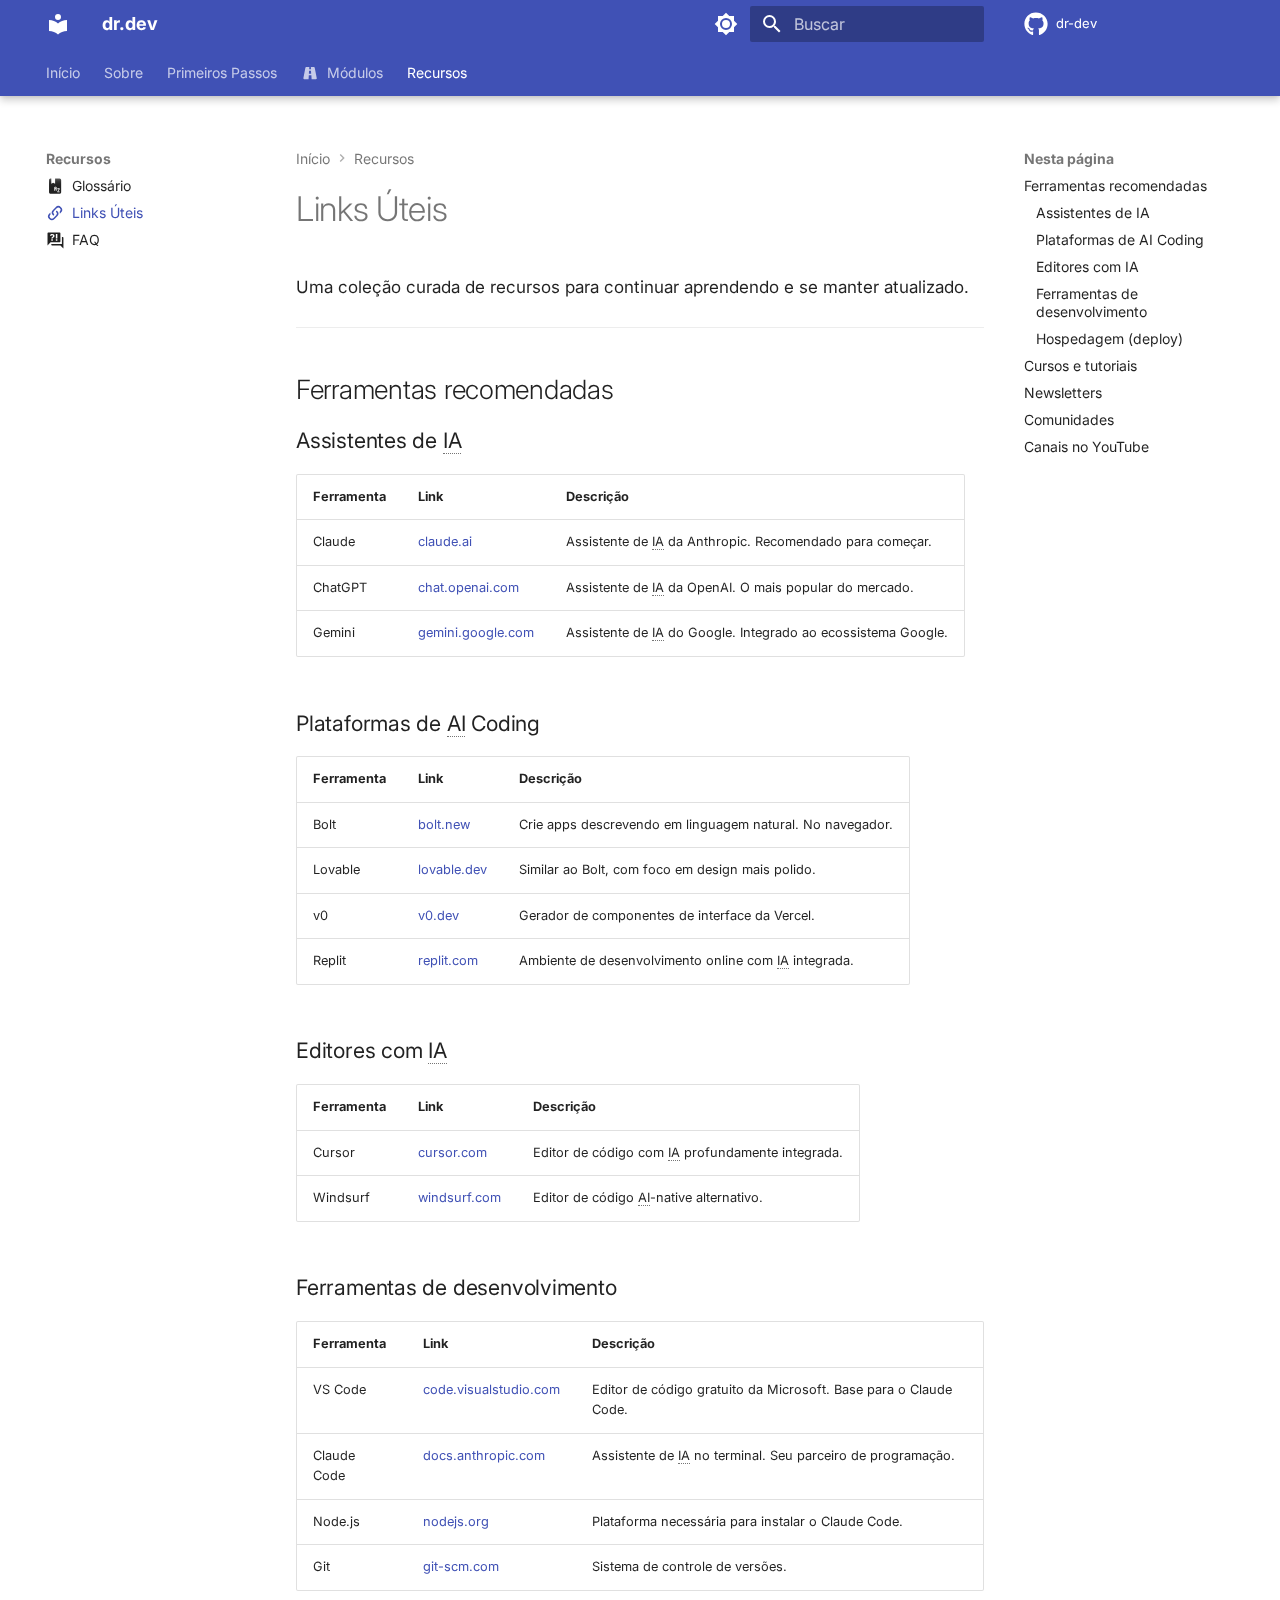
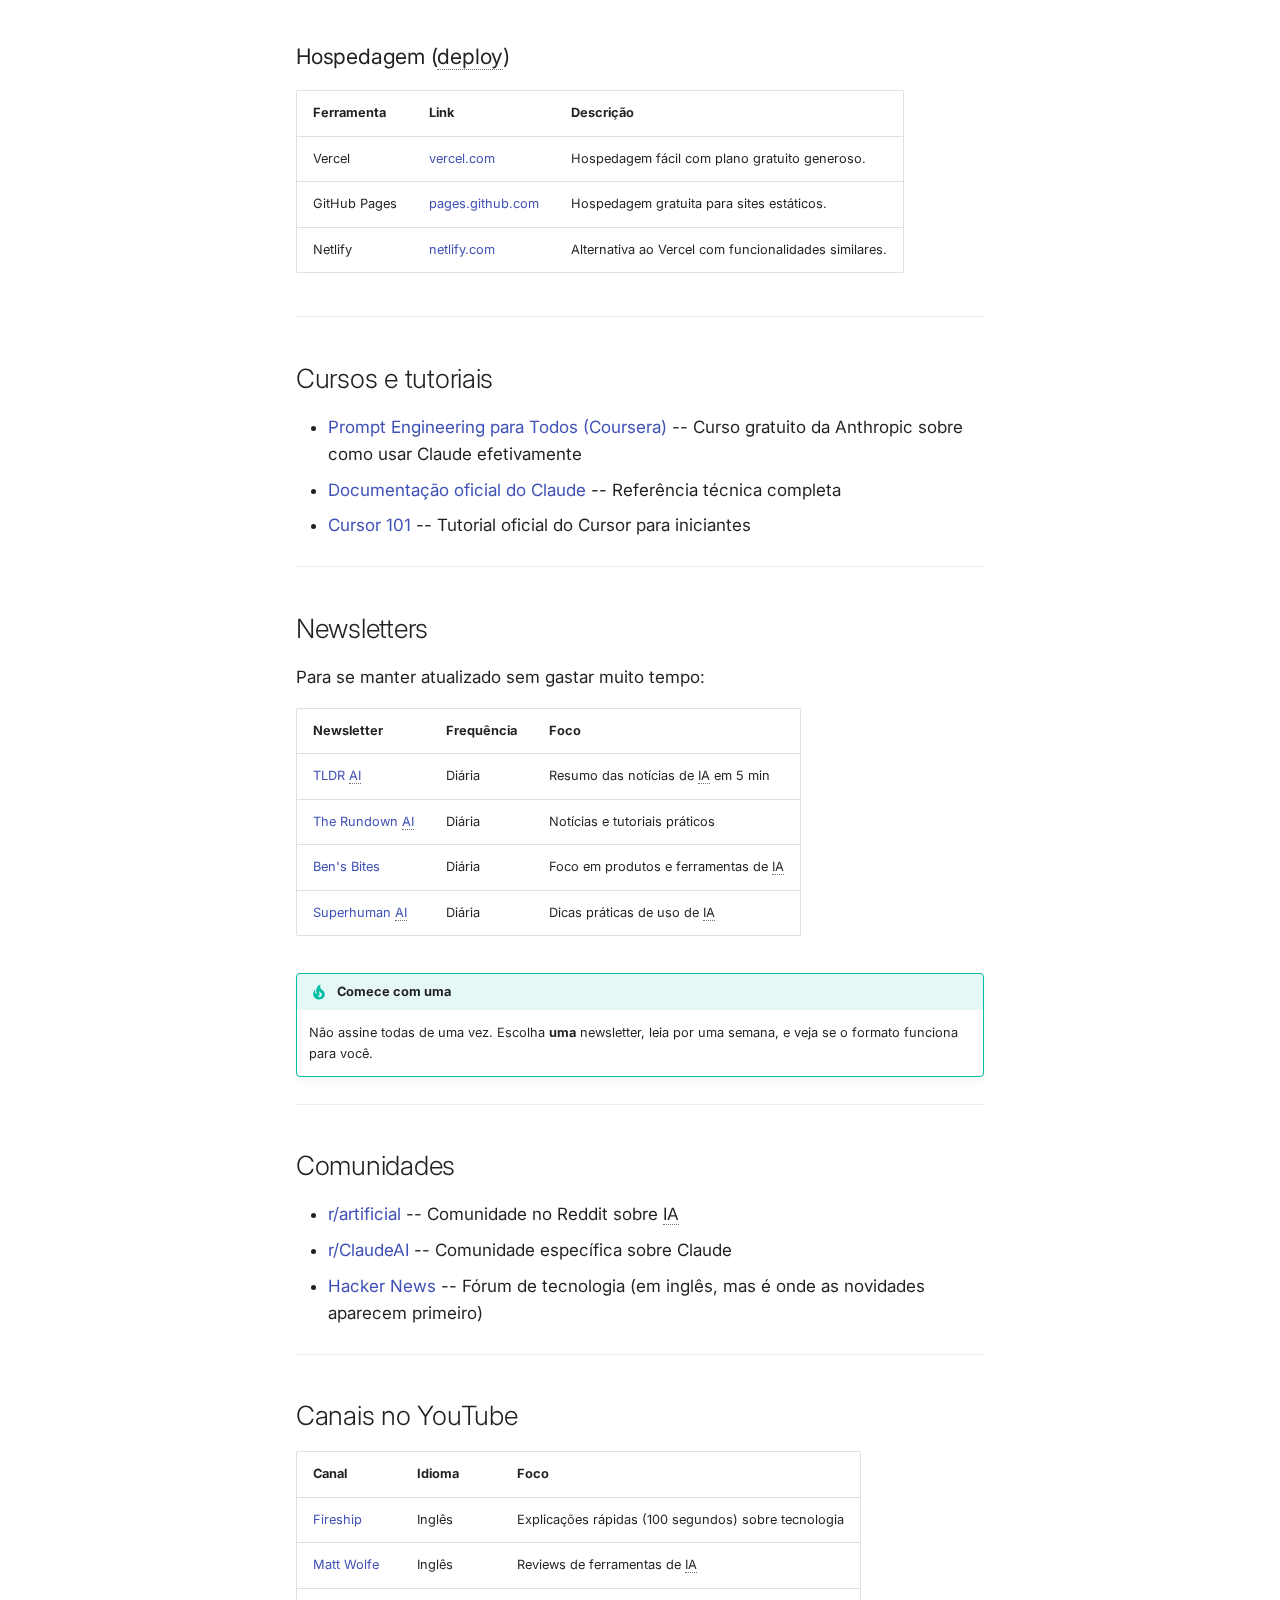
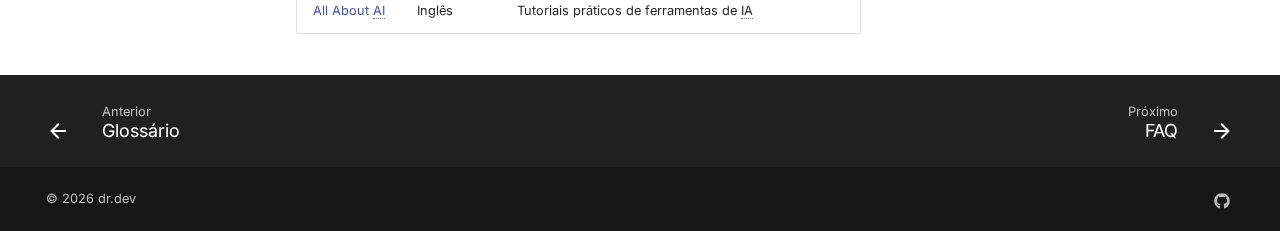
<file: recursos/links-uteis/index.html>
<!doctype html><html lang=pt class=no-js> <head><meta charset=utf-8><meta name=viewport content="width=device-width,initial-scale=1"><meta name=description content="Aprenda a criar aplicações com inteligência artificial, mesmo sem saber programar. Um guia prático e direto ao ponto."><meta name=author content=dr.dev><link href=https://gabrielgsn.github.io/dr-dev/recursos/links-uteis/ rel=canonical><link href=../glossario/ rel=prev><link href=../faq/ rel=next><link rel=icon href=../../assets/images/favicon.png><meta name=generator content="mkdocs-1.6.1, mkdocs-material-9.7.3"><title>Links Úteis - dr.dev</title><link rel=stylesheet href=../../assets/stylesheets/main.484c7ddc.min.css><link rel=stylesheet href=../../assets/stylesheets/palette.ab4e12ef.min.css><link rel=preconnect href=https://fonts.gstatic.com crossorigin><link rel=stylesheet href="https://fonts.googleapis.com/css?family=Inter:300,300i,400,400i,700,700i%7CJetBrains+Mono:400,400i,700,700i&display=fallback"><style>:root{--md-text-font:"Inter";--md-code-font:"JetBrains Mono"}</style><link rel=stylesheet href=../../assets/stylesheets/extra.css><script>__md_scope=new URL("../..",location),__md_hash=e=>[...e].reduce(((e,_)=>(e<<5)-e+_.charCodeAt(0)),0),__md_get=(e,_=localStorage,t=__md_scope)=>JSON.parse(_.getItem(t.pathname+"."+e)),__md_set=(e,_,t=localStorage,a=__md_scope)=>{try{t.setItem(a.pathname+"."+e,JSON.stringify(_))}catch(e){}}</script></head> <body dir=ltr data-md-color-scheme=default data-md-color-primary=indigo data-md-color-accent=deep-purple> <input class=md-toggle data-md-toggle=drawer type=checkbox id=__drawer autocomplete=off> <input class=md-toggle data-md-toggle=search type=checkbox id=__search autocomplete=off> <label class=md-overlay for=__drawer></label> <div data-md-component=skip> <a href=#links-uteis class=md-skip> Pular para conteúdo </a> </div> <div data-md-component=announce> </div> <header class="md-header md-header--shadow md-header--lifted" data-md-component=header> <nav class="md-header__inner md-grid" aria-label=Cabeçalho> <a href=../.. title=dr.dev class="md-header__button md-logo" aria-label=dr.dev data-md-component=logo> <svg xmlns=http://www.w3.org/2000/svg viewbox="0 0 24 24"><path d="M12 8a3 3 0 0 0 3-3 3 3 0 0 0-3-3 3 3 0 0 0-3 3 3 3 0 0 0 3 3m0 3.54C9.64 9.35 6.5 8 3 8v11c3.5 0 6.64 1.35 9 3.54 2.36-2.19 5.5-3.54 9-3.54V8c-3.5 0-6.64 1.35-9 3.54"/></svg> </a> <label class="md-header__button md-icon" for=__drawer> <svg xmlns=http://www.w3.org/2000/svg viewbox="0 0 24 24"><path d="M3 6h18v2H3zm0 5h18v2H3zm0 5h18v2H3z"/></svg> </label> <div class=md-header__title data-md-component=header-title> <div class=md-header__ellipsis> <div class=md-header__topic> <span class=md-ellipsis> dr.dev </span> </div> <div class=md-header__topic data-md-component=header-topic> <span class=md-ellipsis> Links Úteis </span> </div> </div> </div> <form class=md-header__option data-md-component=palette> <input class=md-option data-md-color-media data-md-color-scheme=default data-md-color-primary=indigo data-md-color-accent=deep-purple aria-label="Modo escuro" type=radio name=__palette id=__palette_0> <label class="md-header__button md-icon" title="Modo escuro" for=__palette_1 hidden> <svg xmlns=http://www.w3.org/2000/svg viewbox="0 0 24 24"><path d="M12 8a4 4 0 0 0-4 4 4 4 0 0 0 4 4 4 4 0 0 0 4-4 4 4 0 0 0-4-4m0 10a6 6 0 0 1-6-6 6 6 0 0 1 6-6 6 6 0 0 1 6 6 6 6 0 0 1-6 6m8-9.31V4h-4.69L12 .69 8.69 4H4v4.69L.69 12 4 15.31V20h4.69L12 23.31 15.31 20H20v-4.69L23.31 12z"/></svg> </label> <input class=md-option data-md-color-media data-md-color-scheme=slate data-md-color-primary=indigo data-md-color-accent=deep-purple aria-label="Modo claro" type=radio name=__palette id=__palette_1> <label class="md-header__button md-icon" title="Modo claro" for=__palette_0 hidden> <svg xmlns=http://www.w3.org/2000/svg viewbox="0 0 24 24"><path d="M12 18c-.89 0-1.74-.2-2.5-.55C11.56 16.5 13 14.42 13 12s-1.44-4.5-3.5-5.45C10.26 6.2 11.11 6 12 6a6 6 0 0 1 6 6 6 6 0 0 1-6 6m8-9.31V4h-4.69L12 .69 8.69 4H4v4.69L.69 12 4 15.31V20h4.69L12 23.31 15.31 20H20v-4.69L23.31 12z"/></svg> </label> </form> <script>var palette=__md_get("__palette");if(palette&&palette.color){if("(prefers-color-scheme)"===palette.color.media){var media=matchMedia("(prefers-color-scheme: light)"),input=document.querySelector(media.matches?"[data-md-color-media='(prefers-color-scheme: light)']":"[data-md-color-media='(prefers-color-scheme: dark)']");palette.color.media=input.getAttribute("data-md-color-media"),palette.color.scheme=input.getAttribute("data-md-color-scheme"),palette.color.primary=input.getAttribute("data-md-color-primary"),palette.color.accent=input.getAttribute("data-md-color-accent")}for(var[key,value]of Object.entries(palette.color))document.body.setAttribute("data-md-color-"+key,value)}</script> <label class="md-header__button md-icon" for=__search> <svg xmlns=http://www.w3.org/2000/svg viewbox="0 0 24 24"><path d="M9.5 3A6.5 6.5 0 0 1 16 9.5c0 1.61-.59 3.09-1.56 4.23l.27.27h.79l5 5-1.5 1.5-5-5v-.79l-.27-.27A6.52 6.52 0 0 1 9.5 16 6.5 6.5 0 0 1 3 9.5 6.5 6.5 0 0 1 9.5 3m0 2C7 5 5 7 5 9.5S7 14 9.5 14 14 12 14 9.5 12 5 9.5 5"/></svg> </label> <div class=md-search data-md-component=search role=dialog> <label class=md-search__overlay for=__search></label> <div class=md-search__inner role=search> <form class=md-search__form name=search> <input type=text class=md-search__input name=query aria-label=Buscar placeholder=Buscar autocapitalize=off autocorrect=off autocomplete=off spellcheck=false data-md-component=search-query required> <label class="md-search__icon md-icon" for=__search> <svg xmlns=http://www.w3.org/2000/svg viewbox="0 0 24 24"><path d="M9.5 3A6.5 6.5 0 0 1 16 9.5c0 1.61-.59 3.09-1.56 4.23l.27.27h.79l5 5-1.5 1.5-5-5v-.79l-.27-.27A6.52 6.52 0 0 1 9.5 16 6.5 6.5 0 0 1 3 9.5 6.5 6.5 0 0 1 9.5 3m0 2C7 5 5 7 5 9.5S7 14 9.5 14 14 12 14 9.5 12 5 9.5 5"/></svg> <svg xmlns=http://www.w3.org/2000/svg viewbox="0 0 24 24"><path d="M20 11v2H8l5.5 5.5-1.42 1.42L4.16 12l7.92-7.92L13.5 5.5 8 11z"/></svg> </label> <nav class=md-search__options aria-label=Pesquisar> <button type=reset class="md-search__icon md-icon" title=Limpar aria-label=Limpar tabindex=-1> <svg xmlns=http://www.w3.org/2000/svg viewbox="0 0 24 24"><path d="M19 6.41 17.59 5 12 10.59 6.41 5 5 6.41 10.59 12 5 17.59 6.41 19 12 13.41 17.59 19 19 17.59 13.41 12z"/></svg> </button> </nav> <div class=md-search__suggest data-md-component=search-suggest></div> </form> <div class=md-search__output> <div class=md-search__scrollwrap tabindex=0 data-md-scrollfix> <div class=md-search-result data-md-component=search-result> <div class=md-search-result__meta> Inicializando busca </div> <ol class=md-search-result__list role=presentation></ol> </div> </div> </div> </div> </div> <div class=md-header__source> <a href=https://github.com/gabrielgsn/dr-dev title="Ir para repositório" class=md-source data-md-component=source> <div class="md-source__icon md-icon"> <svg xmlns=http://www.w3.org/2000/svg viewbox="0 0 512 512"><!-- Font Awesome Free 7.1.0 by @fontawesome - https://fontawesome.com License - https://fontawesome.com/license/free (Icons: CC BY 4.0, Fonts: SIL OFL 1.1, Code: MIT License) Copyright 2025 Fonticons, Inc.--><path d="M173.9 397.4c0 2-2.3 3.6-5.2 3.6-3.3.3-5.6-1.3-5.6-3.6 0-2 2.3-3.6 5.2-3.6 3-.3 5.6 1.3 5.6 3.6m-31.1-4.5c-.7 2 1.3 4.3 4.3 4.9 2.6 1 5.6 0 6.2-2s-1.3-4.3-4.3-5.2c-2.6-.7-5.5.3-6.2 2.3m44.2-1.7c-2.9.7-4.9 2.6-4.6 4.9.3 2 2.9 3.3 5.9 2.6 2.9-.7 4.9-2.6 4.6-4.6-.3-1.9-3-3.2-5.9-2.9M252.8 8C114.1 8 8 113.3 8 252c0 110.9 69.8 205.8 169.5 239.2 12.8 2.3 17.3-5.6 17.3-12.1 0-6.2-.3-40.4-.3-61.4 0 0-70 15-84.7-29.8 0 0-11.4-29.1-27.8-36.6 0 0-22.9-15.7 1.6-15.4 0 0 24.9 2 38.6 25.8 21.9 38.6 58.6 27.5 72.9 20.9 2.3-16 8.8-27.1 16-33.7-55.9-6.2-112.3-14.3-112.3-110.5 0-27.5 7.6-41.3 23.6-58.9-2.6-6.5-11.1-33.3 2.6-67.9 20.9-6.5 69 27 69 27 20-5.6 41.5-8.5 62.8-8.5s42.8 2.9 62.8 8.5c0 0 48.1-33.6 69-27 13.7 34.7 5.2 61.4 2.6 67.9 16 17.7 25.8 31.5 25.8 58.9 0 96.5-58.9 104.2-114.8 110.5 9.2 7.9 17 22.9 17 46.4 0 33.7-.3 75.4-.3 83.6 0 6.5 4.6 14.4 17.3 12.1C436.2 457.8 504 362.9 504 252 504 113.3 391.5 8 252.8 8M105.2 352.9c-1.3 1-1 3.3.7 5.2 1.6 1.6 3.9 2.3 5.2 1 1.3-1 1-3.3-.7-5.2-1.6-1.6-3.9-2.3-5.2-1m-10.8-8.1c-.7 1.3.3 2.9 2.3 3.9 1.6 1 3.6.7 4.3-.7.7-1.3-.3-2.9-2.3-3.9-2-.6-3.6-.3-4.3.7m32.4 35.6c-1.6 1.3-1 4.3 1.3 6.2 2.3 2.3 5.2 2.6 6.5 1 1.3-1.3.7-4.3-1.3-6.2-2.2-2.3-5.2-2.6-6.5-1m-11.4-14.7c-1.6 1-1.6 3.6 0 5.9s4.3 3.3 5.6 2.3c1.6-1.3 1.6-3.9 0-6.2-1.4-2.3-4-3.3-5.6-2"/></svg> </div> <div class=md-source__repository> dr-dev </div> </a> </div> </nav> <nav class=md-tabs aria-label=Abas data-md-component=tabs> <div class=md-grid> <ul class=md-tabs__list> <li class=md-tabs__item> <a href=../.. class=md-tabs__link> Início </a> </li> <li class=md-tabs__item> <a href=../../sobre/ class=md-tabs__link> Sobre </a> </li> <li class=md-tabs__item> <a href=../../primeiros-passos/ class=md-tabs__link> Primeiros Passos </a> </li> <li class=md-tabs__item> <a href=../../modulos/ class=md-tabs__link> <svg xmlns=http://www.w3.org/2000/svg viewbox="0 0 24 24"><path d="M18.1 4.8c-.1-.5-.5-.8-1-.8H13l.2 3h-2.4l.2-3H6.8c-.5 0-.9.4-1 .8l-2.7 14c-.1.6.4 1.2 1 1.2H10l.3-5h3.4l.3 5h5.8c.6 0 1.1-.6 1-1.2zM10.4 13l.2-4h2.6l.2 4z"/></svg> Módulos </a> </li> <li class="md-tabs__item md-tabs__item--active"> <a href=../glossario/ class=md-tabs__link> Recursos </a> </li> </ul> </div> </nav> </header> <div class=md-container data-md-component=container> <main class=md-main data-md-component=main> <div class="md-main__inner md-grid"> <div class="md-sidebar md-sidebar--primary" data-md-component=sidebar data-md-type=navigation> <div class=md-sidebar__scrollwrap> <div class=md-sidebar__inner> <nav class="md-nav md-nav--primary md-nav--lifted" aria-label=Navegação data-md-level=0> <label class=md-nav__title for=__drawer> <a href=../.. title=dr.dev class="md-nav__button md-logo" aria-label=dr.dev data-md-component=logo> <svg xmlns=http://www.w3.org/2000/svg viewbox="0 0 24 24"><path d="M12 8a3 3 0 0 0 3-3 3 3 0 0 0-3-3 3 3 0 0 0-3 3 3 3 0 0 0 3 3m0 3.54C9.64 9.35 6.5 8 3 8v11c3.5 0 6.64 1.35 9 3.54 2.36-2.19 5.5-3.54 9-3.54V8c-3.5 0-6.64 1.35-9 3.54"/></svg> </a> dr.dev </label> <div class=md-nav__source> <a href=https://github.com/gabrielgsn/dr-dev title="Ir para repositório" class=md-source data-md-component=source> <div class="md-source__icon md-icon"> <svg xmlns=http://www.w3.org/2000/svg viewbox="0 0 512 512"><!-- Font Awesome Free 7.1.0 by @fontawesome - https://fontawesome.com License - https://fontawesome.com/license/free (Icons: CC BY 4.0, Fonts: SIL OFL 1.1, Code: MIT License) Copyright 2025 Fonticons, Inc.--><path d="M173.9 397.4c0 2-2.3 3.6-5.2 3.6-3.3.3-5.6-1.3-5.6-3.6 0-2 2.3-3.6 5.2-3.6 3-.3 5.6 1.3 5.6 3.6m-31.1-4.5c-.7 2 1.3 4.3 4.3 4.9 2.6 1 5.6 0 6.2-2s-1.3-4.3-4.3-5.2c-2.6-.7-5.5.3-6.2 2.3m44.2-1.7c-2.9.7-4.9 2.6-4.6 4.9.3 2 2.9 3.3 5.9 2.6 2.9-.7 4.9-2.6 4.6-4.6-.3-1.9-3-3.2-5.9-2.9M252.8 8C114.1 8 8 113.3 8 252c0 110.9 69.8 205.8 169.5 239.2 12.8 2.3 17.3-5.6 17.3-12.1 0-6.2-.3-40.4-.3-61.4 0 0-70 15-84.7-29.8 0 0-11.4-29.1-27.8-36.6 0 0-22.9-15.7 1.6-15.4 0 0 24.9 2 38.6 25.8 21.9 38.6 58.6 27.5 72.9 20.9 2.3-16 8.8-27.1 16-33.7-55.9-6.2-112.3-14.3-112.3-110.5 0-27.5 7.6-41.3 23.6-58.9-2.6-6.5-11.1-33.3 2.6-67.9 20.9-6.5 69 27 69 27 20-5.6 41.5-8.5 62.8-8.5s42.8 2.9 62.8 8.5c0 0 48.1-33.6 69-27 13.7 34.7 5.2 61.4 2.6 67.9 16 17.7 25.8 31.5 25.8 58.9 0 96.5-58.9 104.2-114.8 110.5 9.2 7.9 17 22.9 17 46.4 0 33.7-.3 75.4-.3 83.6 0 6.5 4.6 14.4 17.3 12.1C436.2 457.8 504 362.9 504 252 504 113.3 391.5 8 252.8 8M105.2 352.9c-1.3 1-1 3.3.7 5.2 1.6 1.6 3.9 2.3 5.2 1 1.3-1 1-3.3-.7-5.2-1.6-1.6-3.9-2.3-5.2-1m-10.8-8.1c-.7 1.3.3 2.9 2.3 3.9 1.6 1 3.6.7 4.3-.7.7-1.3-.3-2.9-2.3-3.9-2-.6-3.6-.3-4.3.7m32.4 35.6c-1.6 1.3-1 4.3 1.3 6.2 2.3 2.3 5.2 2.6 6.5 1 1.3-1.3.7-4.3-1.3-6.2-2.2-2.3-5.2-2.6-6.5-1m-11.4-14.7c-1.6 1-1.6 3.6 0 5.9s4.3 3.3 5.6 2.3c1.6-1.3 1.6-3.9 0-6.2-1.4-2.3-4-3.3-5.6-2"/></svg> </div> <div class=md-source__repository> dr-dev </div> </a> </div> <ul class=md-nav__list data-md-scrollfix> <li class=md-nav__item> <a href=../.. class=md-nav__link> <span class=md-ellipsis> Início </span> </a> </li> <li class=md-nav__item> <a href=../../sobre/ class=md-nav__link> <span class=md-ellipsis> Sobre </span> </a> </li> <li class=md-nav__item> <a href=../../primeiros-passos/ class=md-nav__link> <svg xmlns=http://www.w3.org/2000/svg viewbox="0 0 24 24"><path d="m13.13 22.19-1.63-3.83c1.57-.58 3.04-1.36 4.4-2.27zM5.64 12.5l-3.83-1.63 6.1-2.77C7 9.46 6.22 10.93 5.64 12.5M19.22 4c.28 0 .53 0 .74.05.17 1.39-.02 4.25-3.3 7.53-1.7 1.71-3.73 3.02-6.01 3.89l-2.15-2.1c.92-2.31 2.23-4.34 3.92-6.03C15.18 4.58 17.64 4 19.22 4m0-2c-1.98 0-4.98.69-8.22 3.93-2.19 2.19-3.5 4.6-4.35 6.71-.28.75-.09 1.57.46 2.13l2.13 2.12c.38.38.89.61 1.42.61.23 0 .47-.06.7-.15A19.1 19.1 0 0 0 18.07 13c5.66-5.66 3.54-10.61 3.54-10.61S20.7 2 19.22 2m-4.68 7.46c-.78-.78-.78-2.05 0-2.83s2.05-.78 2.83 0c.77.78.78 2.05 0 2.83s-2.05.78-2.83 0m-5.66 7.07-1.41-1.41zM6.24 22l3.64-3.64c-.34-.09-.67-.24-.97-.45L4.83 22zM2 22h1.41l4.77-4.76-1.42-1.41L2 20.59zm0-2.83 4.09-4.08c-.21-.3-.36-.62-.45-.97L2 17.76z"/></svg> <span class=md-ellipsis> Primeiros Passos </span> </a> </li> <li class="md-nav__item md-nav__item--nested"> <input class="md-nav__toggle md-toggle " type=checkbox id=__nav_4> <div class="md-nav__link md-nav__container"> <a href=../../modulos/ class="md-nav__link "> <svg xmlns=http://www.w3.org/2000/svg viewbox="0 0 24 24"><path d="M18.1 4.8c-.1-.5-.5-.8-1-.8H13l.2 3h-2.4l.2-3H6.8c-.5 0-.9.4-1 .8l-2.7 14c-.1.6.4 1.2 1 1.2H10l.3-5h3.4l.3 5h5.8c.6 0 1.1-.6 1-1.2zM10.4 13l.2-4h2.6l.2 4z"/></svg> <span class=md-ellipsis> Módulos </span> </a> <label class="md-nav__link " for=__nav_4 id=__nav_4_label tabindex=0> <span class="md-nav__icon md-icon"></span> </label> </div> <nav class=md-nav data-md-level=1 aria-labelledby=__nav_4_label aria-expanded=false> <label class=md-nav__title for=__nav_4> <span class="md-nav__icon md-icon"></span> Módulos </label> <ul class=md-nav__list data-md-scrollfix> <li class=md-nav__item> <a href=../../modulos/01-o-que-e-ai-coding/ class=md-nav__link> <svg xmlns=http://www.w3.org/2000/svg viewbox="0 0 24 24"><path d="M12 2a7 7 0 0 1 7 7c0 2.38-1.19 4.47-3 5.74V17a1 1 0 0 1-1 1H9a1 1 0 0 1-1-1v-2.26C6.19 13.47 5 11.38 5 9a7 7 0 0 1 7-7M9 21v-1h6v1a1 1 0 0 1-1 1h-4a1 1 0 0 1-1-1m3-17a5 5 0 0 0-5 5c0 2.05 1.23 3.81 3 4.58V16h4v-2.42c1.77-.77 3-2.53 3-4.58a5 5 0 0 0-5-5"/></svg> <span class=md-ellipsis> O que é AI Coding? </span> </a> </li> <li class=md-nav__item> <a href=../../modulos/02-prompt-engineering/ class=md-nav__link> <svg xmlns=http://www.w3.org/2000/svg viewbox="0 0 24 24"><path d="M12 3C6.5 3 2 6.58 2 11a7.22 7.22 0 0 0 2.75 5.5c0 .6-.42 2.17-2.75 4.5 2.37-.11 4.64-1 6.47-2.5 1.14.33 2.34.5 3.53.5 5.5 0 10-3.58 10-8s-4.5-8-10-8m0 14c-4.42 0-8-2.69-8-6s3.58-6 8-6 8 2.69 8 6-3.58 6-8 6m5-5v-2h-2v2zm-4 0v-2h-2v2zm-4 0v-2H7v2z"/></svg> <span class=md-ellipsis> Prompt Engineering </span> </a> </li> <li class=md-nav__item> <a href=../../modulos/03-ferramentas/ class=md-nav__link> <svg xmlns=http://www.w3.org/2000/svg viewbox="0 0 24 24"><path d="M20 8h-3V6c0-1.1-.9-2-2-2H9c-1.1 0-2 .9-2 2v2H4c-1.1 0-2 .9-2 2v10h20V10c0-1.1-.9-2-2-2M9 6h6v2H9zm11 12H4v-3h2v1h2v-1h8v1h2v-1h2zm-2-5v-1h-2v1H8v-1H6v1H4v-3h16v3z"/></svg> <span class=md-ellipsis> Ferramentas </span> </a> </li> <li class=md-nav__item> <a href=../../modulos/04-primeiro-app/ class=md-nav__link> <svg xmlns=http://www.w3.org/2000/svg viewbox="0 0 24 24"><path d="m13.13 22.19-1.63-3.83c1.57-.58 3.04-1.36 4.4-2.27zM5.64 12.5l-3.83-1.63 6.1-2.77C7 9.46 6.22 10.93 5.64 12.5M19.22 4c.28 0 .53 0 .74.05.17 1.39-.02 4.25-3.3 7.53-1.7 1.71-3.73 3.02-6.01 3.89l-2.15-2.1c.92-2.31 2.23-4.34 3.92-6.03C15.18 4.58 17.64 4 19.22 4m0-2c-1.98 0-4.98.69-8.22 3.93-2.19 2.19-3.5 4.6-4.35 6.71-.28.75-.09 1.57.46 2.13l2.13 2.12c.38.38.89.61 1.42.61.23 0 .47-.06.7-.15A19.1 19.1 0 0 0 18.07 13c5.66-5.66 3.54-10.61 3.54-10.61S20.7 2 19.22 2m-4.68 7.46c-.78-.78-.78-2.05 0-2.83s2.05-.78 2.83 0c.77.78.78 2.05 0 2.83s-2.05.78-2.83 0m-5.66 7.07-1.41-1.41zM6.24 22l3.64-3.64c-.34-.09-.67-.24-.97-.45L4.83 22zM2 22h1.41l4.77-4.76-1.42-1.41L2 20.59zm0-2.83 4.09-4.08c-.21-.3-.36-.62-.45-.97L2 17.76z"/></svg> <span class=md-ellipsis> Seu Primeiro App </span> </a> </li> <li class=md-nav__item> <a href=../../modulos/05-agentes/ class=md-nav__link> <svg xmlns=http://www.w3.org/2000/svg viewbox="0 0 24 24"><path d="M17.5 15.5c0 1.11-.89 2-2 2s-2-.89-2-2 .9-2 2-2 2 .9 2 2m-9-2c-1.1 0-2 .9-2 2s.9 2 2 2 2-.89 2-2-.89-2-2-2M23 15v3c0 .55-.45 1-1 1h-1v1c0 1.11-.89 2-2 2H5a2 2 0 0 1-2-2v-1H2c-.55 0-1-.45-1-1v-3c0-.55.45-1 1-1h1c0-3.87 3.13-7 7-7h1V5.73c-.6-.34-1-.99-1-1.73 0-1.1.9-2 2-2s2 .9 2 2c0 .74-.4 1.39-1 1.73V7h1c3.87 0 7 3.13 7 7h1c.55 0 1 .45 1 1m-2 1h-2v-2c0-2.76-2.24-5-5-5h-4c-2.76 0-5 2.24-5 5v2H3v1h2v3h14v-3h2z"/></svg> <span class=md-ellipsis> Agentes de IA </span> </a> </li> <li class=md-nav__item> <a href=../../modulos/06-deploy/ class=md-nav__link> <svg xmlns=http://www.w3.org/2000/svg viewbox="0 0 24 24"><path d="M6.5 20q-2.28 0-3.89-1.57Q1 16.85 1 14.58q0-1.95 1.17-3.48 1.18-1.53 3.08-1.95.63-2.3 2.5-3.72Q9.63 4 12 4q2.93 0 4.96 2.04Q19 8.07 19 11q1.73.2 2.86 1.5 1.14 1.28 1.14 3 0 1.88-1.31 3.19T18.5 20H13q-.82 0-1.41-.59Q11 18.83 11 18v-5.15L9.4 14.4 8 13l4-4 4 4-1.4 1.4-1.6-1.55V18h5.5q1.05 0 1.77-.73.73-.72.73-1.77t-.73-1.77Q19.55 13 18.5 13H17v-2q0-2.07-1.46-3.54Q14.08 6 12 6 9.93 6 8.46 7.46 7 8.93 7 11h-.5q-1.45 0-2.47 1.03Q3 13.05 3 14.5T4.03 17q1.02 1 2.47 1H9v2m3-7"/></svg> <span class=md-ellipsis> Publicar e Lançar </span> </a> </li> <li class=md-nav__item> <a href=../../modulos/07-atualizado/ class=md-nav__link> <svg xmlns=http://www.w3.org/2000/svg viewbox="0 0 24 24"><path d="M20 5v14H4V5zm0-2H4c-1.11 0-2 .89-2 2v14c0 1.11.89 2 2 2h16c1.11 0 2-.89 2-2V5c0-1.11-.89-2-2-2m-2 12H6v2h12zm-8-8H6v6h4zm2 2h6V7h-6zm6 2h-6v2h6z"/></svg> <span class=md-ellipsis> Mantendo-se Atualizado </span> </a> </li> </ul> </nav> </li> <li class="md-nav__item md-nav__item--active md-nav__item--section md-nav__item--nested"> <input class="md-nav__toggle md-toggle " type=checkbox id=__nav_5 checked> <label class=md-nav__link for=__nav_5 id=__nav_5_label tabindex> <span class=md-ellipsis> Recursos </span> <span class="md-nav__icon md-icon"></span> </label> <nav class=md-nav data-md-level=1 aria-labelledby=__nav_5_label aria-expanded=true> <label class=md-nav__title for=__nav_5> <span class="md-nav__icon md-icon"></span> Recursos </label> <ul class=md-nav__list data-md-scrollfix> <li class=md-nav__item> <a href=../glossario/ class=md-nav__link> <svg xmlns=http://www.w3.org/2000/svg viewbox="0 0 24 24"><path d="M5.81 2C4.83 2.09 4 3 4 4v16c0 1.05.95 2 2 2h12c1.05 0 2-.95 2-2V4a2 2 0 0 0-2-2h-6v7L9.5 7.5 7 9V2H5.81M12 13h1a1 1 0 0 1 1 1v4h-1v-2h-1v2h-1v-4a1 1 0 0 1 1-1m0 1v1h1v-1zm3 1h3v1l-2 3h2v1h-3v-1l2-3h-2z"/></svg> <span class=md-ellipsis> Glossário </span> </a> </li> <li class="md-nav__item md-nav__item--active"> <input class="md-nav__toggle md-toggle" type=checkbox id=__toc> <label class="md-nav__link md-nav__link--active" for=__toc> <svg xmlns=http://www.w3.org/2000/svg viewbox="0 0 24 24"><path d="M10.59 13.41c.41.39.41 1.03 0 1.42-.39.39-1.03.39-1.42 0a5.003 5.003 0 0 1 0-7.07l3.54-3.54a5.003 5.003 0 0 1 7.07 0 5.003 5.003 0 0 1 0 7.07l-1.49 1.49c.01-.82-.12-1.64-.4-2.42l.47-.48a2.98 2.98 0 0 0 0-4.24 2.98 2.98 0 0 0-4.24 0l-3.53 3.53a2.98 2.98 0 0 0 0 4.24m2.82-4.24c.39-.39 1.03-.39 1.42 0a5.003 5.003 0 0 1 0 7.07l-3.54 3.54a5.003 5.003 0 0 1-7.07 0 5.003 5.003 0 0 1 0-7.07l1.49-1.49c-.01.82.12 1.64.4 2.43l-.47.47a2.98 2.98 0 0 0 0 4.24 2.98 2.98 0 0 0 4.24 0l3.53-3.53a2.98 2.98 0 0 0 0-4.24.973.973 0 0 1 0-1.42"/></svg> <span class=md-ellipsis> Links Úteis </span> <span class="md-nav__icon md-icon"></span> </label> <a href=./ class="md-nav__link md-nav__link--active"> <svg xmlns=http://www.w3.org/2000/svg viewbox="0 0 24 24"><path d="M10.59 13.41c.41.39.41 1.03 0 1.42-.39.39-1.03.39-1.42 0a5.003 5.003 0 0 1 0-7.07l3.54-3.54a5.003 5.003 0 0 1 7.07 0 5.003 5.003 0 0 1 0 7.07l-1.49 1.49c.01-.82-.12-1.64-.4-2.42l.47-.48a2.98 2.98 0 0 0 0-4.24 2.98 2.98 0 0 0-4.24 0l-3.53 3.53a2.98 2.98 0 0 0 0 4.24m2.82-4.24c.39-.39 1.03-.39 1.42 0a5.003 5.003 0 0 1 0 7.07l-3.54 3.54a5.003 5.003 0 0 1-7.07 0 5.003 5.003 0 0 1 0-7.07l1.49-1.49c-.01.82.12 1.64.4 2.43l-.47.47a2.98 2.98 0 0 0 0 4.24 2.98 2.98 0 0 0 4.24 0l3.53-3.53a2.98 2.98 0 0 0 0-4.24.973.973 0 0 1 0-1.42"/></svg> <span class=md-ellipsis> Links Úteis </span> </a> <nav class="md-nav md-nav--secondary" aria-label="Nesta página"> <label class=md-nav__title for=__toc> <span class="md-nav__icon md-icon"></span> Nesta página </label> <ul class=md-nav__list data-md-component=toc data-md-scrollfix> <li class=md-nav__item> <a href=#ferramentas-recomendadas class=md-nav__link> <span class=md-ellipsis> Ferramentas recomendadas </span> </a> <nav class=md-nav aria-label="Ferramentas recomendadas"> <ul class=md-nav__list> <li class=md-nav__item> <a href=#assistentes-de-ia class=md-nav__link> <span class=md-ellipsis> Assistentes de IA </span> </a> </li> <li class=md-nav__item> <a href=#plataformas-de-ai-coding class=md-nav__link> <span class=md-ellipsis> Plataformas de AI Coding </span> </a> </li> <li class=md-nav__item> <a href=#editores-com-ia class=md-nav__link> <span class=md-ellipsis> Editores com IA </span> </a> </li> <li class=md-nav__item> <a href=#ferramentas-de-desenvolvimento class=md-nav__link> <span class=md-ellipsis> Ferramentas de desenvolvimento </span> </a> </li> <li class=md-nav__item> <a href=#hospedagem-deploy class=md-nav__link> <span class=md-ellipsis> Hospedagem (deploy) </span> </a> </li> </ul> </nav> </li> <li class=md-nav__item> <a href=#cursos-e-tutoriais class=md-nav__link> <span class=md-ellipsis> Cursos e tutoriais </span> </a> </li> <li class=md-nav__item> <a href=#newsletters class=md-nav__link> <span class=md-ellipsis> Newsletters </span> </a> </li> <li class=md-nav__item> <a href=#comunidades class=md-nav__link> <span class=md-ellipsis> Comunidades </span> </a> </li> <li class=md-nav__item> <a href=#canais-no-youtube class=md-nav__link> <span class=md-ellipsis> Canais no YouTube </span> </a> </li> </ul> </nav> </li> <li class=md-nav__item> <a href=../faq/ class=md-nav__link> <svg xmlns=http://www.w3.org/2000/svg viewbox="0 0 24 24"><path d="M18 15H6l-4 4V3a1 1 0 0 1 1-1h15a1 1 0 0 1 1 1v11a1 1 0 0 1-1 1m5-6v14l-4-4H8a1 1 0 0 1-1-1v-1h14V8h1a1 1 0 0 1 1 1M8.19 4c-.87 0-1.57.2-2.11.59-.52.41-.78.98-.77 1.77l.01.03h1.93c.01-.3.1-.53.28-.69a1 1 0 0 1 .66-.23c.31 0 .57.1.75.28.18.19.26.45.26.75 0 .32-.07.59-.23.82-.14.23-.35.43-.61.59-.51.34-.86.64-1.05.91C7.11 9.08 7 9.5 7 10h2c0-.31.04-.56.13-.74s.26-.36.51-.52c.45-.24.82-.53 1.11-.93s.44-.81.44-1.31c0-.76-.27-1.37-.81-1.82C9.85 4.23 9.12 4 8.19 4M7 11v2h2v-2zm6 2h2v-2h-2zm0-9v6h2V4z"/></svg> <span class=md-ellipsis> FAQ </span> </a> </li> </ul> </nav> </li> </ul> </nav> </div> </div> </div> <div class="md-sidebar md-sidebar--secondary" data-md-component=sidebar data-md-type=toc> <div class=md-sidebar__scrollwrap> <div class=md-sidebar__inner> <nav class="md-nav md-nav--secondary" aria-label="Nesta página"> <label class=md-nav__title for=__toc> <span class="md-nav__icon md-icon"></span> Nesta página </label> <ul class=md-nav__list data-md-component=toc data-md-scrollfix> <li class=md-nav__item> <a href=#ferramentas-recomendadas class=md-nav__link> <span class=md-ellipsis> Ferramentas recomendadas </span> </a> <nav class=md-nav aria-label="Ferramentas recomendadas"> <ul class=md-nav__list> <li class=md-nav__item> <a href=#assistentes-de-ia class=md-nav__link> <span class=md-ellipsis> Assistentes de IA </span> </a> </li> <li class=md-nav__item> <a href=#plataformas-de-ai-coding class=md-nav__link> <span class=md-ellipsis> Plataformas de AI Coding </span> </a> </li> <li class=md-nav__item> <a href=#editores-com-ia class=md-nav__link> <span class=md-ellipsis> Editores com IA </span> </a> </li> <li class=md-nav__item> <a href=#ferramentas-de-desenvolvimento class=md-nav__link> <span class=md-ellipsis> Ferramentas de desenvolvimento </span> </a> </li> <li class=md-nav__item> <a href=#hospedagem-deploy class=md-nav__link> <span class=md-ellipsis> Hospedagem (deploy) </span> </a> </li> </ul> </nav> </li> <li class=md-nav__item> <a href=#cursos-e-tutoriais class=md-nav__link> <span class=md-ellipsis> Cursos e tutoriais </span> </a> </li> <li class=md-nav__item> <a href=#newsletters class=md-nav__link> <span class=md-ellipsis> Newsletters </span> </a> </li> <li class=md-nav__item> <a href=#comunidades class=md-nav__link> <span class=md-ellipsis> Comunidades </span> </a> </li> <li class=md-nav__item> <a href=#canais-no-youtube class=md-nav__link> <span class=md-ellipsis> Canais no YouTube </span> </a> </li> </ul> </nav> </div> </div> </div> <div class=md-content data-md-component=content> <nav class=md-path aria-label=Navegação> <ol class=md-path__list> <li class=md-path__item> <a href=../.. class=md-path__link> <span class=md-ellipsis> Início </span> </a> </li> <li class=md-path__item> <a href=../glossario/ class=md-path__link> <span class=md-ellipsis> Recursos </span> </a> </li> </ol> </nav> <article class="md-content__inner md-typeset"> <h1 id=links-uteis>Links Úteis<a class=headerlink href=#links-uteis title="Permanent link">&para;</a></h1> <p>Uma coleção curada de recursos para continuar aprendendo e se manter atualizado.</p> <hr> <h2 id=ferramentas-recomendadas>Ferramentas recomendadas<a class=headerlink href=#ferramentas-recomendadas title="Permanent link">&para;</a></h2> <h3 id=assistentes-de-ia>Assistentes de <abbr title="Inteligência Artificial">IA</abbr><a class=headerlink href=#assistentes-de-ia title="Permanent link">&para;</a></h3> <table> <thead> <tr> <th>Ferramenta</th> <th>Link</th> <th>Descrição</th> </tr> </thead> <tbody> <tr> <td>Claude</td> <td><a href=https://claude.ai>claude.ai</a></td> <td>Assistente de <abbr title="Inteligência Artificial">IA</abbr> da Anthropic. Recomendado para começar.</td> </tr> <tr> <td>ChatGPT</td> <td><a href=https://chat.openai.com>chat.openai.com</a></td> <td>Assistente de <abbr title="Inteligência Artificial">IA</abbr> da OpenAI. O mais popular do mercado.</td> </tr> <tr> <td>Gemini</td> <td><a href=https://gemini.google.com>gemini.google.com</a></td> <td>Assistente de <abbr title="Inteligência Artificial">IA</abbr> do Google. Integrado ao ecossistema Google.</td> </tr> </tbody> </table> <h3 id=plataformas-de-ai-coding>Plataformas de <abbr title="Artificial Intelligence - Inteligência Artificial">AI</abbr> Coding<a class=headerlink href=#plataformas-de-ai-coding title="Permanent link">&para;</a></h3> <table> <thead> <tr> <th>Ferramenta</th> <th>Link</th> <th>Descrição</th> </tr> </thead> <tbody> <tr> <td>Bolt</td> <td><a href=https://bolt.new>bolt.new</a></td> <td>Crie apps descrevendo em linguagem natural. No navegador.</td> </tr> <tr> <td>Lovable</td> <td><a href=https://lovable.dev>lovable.dev</a></td> <td>Similar ao Bolt, com foco em design mais polido.</td> </tr> <tr> <td>v0</td> <td><a href=https://v0.dev>v0.dev</a></td> <td>Gerador de componentes de interface da Vercel.</td> </tr> <tr> <td>Replit</td> <td><a href=https://replit.com>replit.com</a></td> <td>Ambiente de desenvolvimento online com <abbr title="Inteligência Artificial">IA</abbr> integrada.</td> </tr> </tbody> </table> <h3 id=editores-com-ia>Editores com <abbr title="Inteligência Artificial">IA</abbr><a class=headerlink href=#editores-com-ia title="Permanent link">&para;</a></h3> <table> <thead> <tr> <th>Ferramenta</th> <th>Link</th> <th>Descrição</th> </tr> </thead> <tbody> <tr> <td>Cursor</td> <td><a href=https://cursor.com>cursor.com</a></td> <td>Editor de código com <abbr title="Inteligência Artificial">IA</abbr> profundamente integrada.</td> </tr> <tr> <td>Windsurf</td> <td><a href=https://windsurf.com>windsurf.com</a></td> <td>Editor de código <abbr title="Artificial Intelligence - Inteligência Artificial">AI</abbr>-native alternativo.</td> </tr> </tbody> </table> <h3 id=ferramentas-de-desenvolvimento>Ferramentas de desenvolvimento<a class=headerlink href=#ferramentas-de-desenvolvimento title="Permanent link">&para;</a></h3> <table> <thead> <tr> <th>Ferramenta</th> <th>Link</th> <th>Descrição</th> </tr> </thead> <tbody> <tr> <td>VS Code</td> <td><a href=https://code.visualstudio.com>code.visualstudio.com</a></td> <td>Editor de código gratuito da Microsoft. Base para o Claude Code.</td> </tr> <tr> <td>Claude Code</td> <td><a href=https://docs.anthropic.com/en/docs/claude-code>docs.anthropic.com</a></td> <td>Assistente de <abbr title="Inteligência Artificial">IA</abbr> no terminal. Seu parceiro de programação.</td> </tr> <tr> <td>Node.js</td> <td><a href=https://nodejs.org>nodejs.org</a></td> <td>Plataforma necessária para instalar o Claude Code.</td> </tr> <tr> <td>Git</td> <td><a href=https://git-scm.com>git-scm.com</a></td> <td>Sistema de controle de versões.</td> </tr> </tbody> </table> <h3 id=hospedagem-deploy>Hospedagem (<abbr title="Publicar uma aplicação para que outros possam acessar">deploy</abbr>)<a class=headerlink href=#hospedagem-deploy title="Permanent link">&para;</a></h3> <table> <thead> <tr> <th>Ferramenta</th> <th>Link</th> <th>Descrição</th> </tr> </thead> <tbody> <tr> <td>Vercel</td> <td><a href=https://vercel.com>vercel.com</a></td> <td>Hospedagem fácil com plano gratuito generoso.</td> </tr> <tr> <td>GitHub Pages</td> <td><a href=https://pages.github.com>pages.github.com</a></td> <td>Hospedagem gratuita para sites estáticos.</td> </tr> <tr> <td>Netlify</td> <td><a href=https://netlify.com>netlify.com</a></td> <td>Alternativa ao Vercel com funcionalidades similares.</td> </tr> </tbody> </table> <hr> <h2 id=cursos-e-tutoriais>Cursos e tutoriais<a class=headerlink href=#cursos-e-tutoriais title="Permanent link">&para;</a></h2> <ul> <li><a href=https://www.coursera.org/learn/claude-ai-and-prompting-for-everyone>Prompt Engineering para Todos (Coursera)</a> -- Curso gratuito da Anthropic sobre como usar Claude efetivamente</li> <li><a href=https://docs.anthropic.com>Documentação oficial do Claude</a> -- Referência técnica completa</li> <li><a href=https://www.cursor.com/learn>Cursor 101</a> -- Tutorial oficial do Cursor para iniciantes</li> </ul> <hr> <h2 id=newsletters>Newsletters<a class=headerlink href=#newsletters title="Permanent link">&para;</a></h2> <p>Para se manter atualizado sem gastar muito tempo:</p> <table> <thead> <tr> <th>Newsletter</th> <th>Frequência</th> <th>Foco</th> </tr> </thead> <tbody> <tr> <td><a href=https://tldr.tech/ai>TLDR <abbr title="Artificial Intelligence - Inteligência Artificial">AI</abbr></a></td> <td>Diária</td> <td>Resumo das notícias de <abbr title="Inteligência Artificial">IA</abbr> em 5 min</td> </tr> <tr> <td><a href=https://www.therundown.ai/ >The Rundown <abbr title="Artificial Intelligence - Inteligência Artificial">AI</abbr></a></td> <td>Diária</td> <td>Notícias e tutoriais práticos</td> </tr> <tr> <td><a href=https://bensbites.beehive.io/ >Ben's Bites</a></td> <td>Diária</td> <td>Foco em produtos e ferramentas de <abbr title="Inteligência Artificial">IA</abbr></td> </tr> <tr> <td><a href=https://www.superhuman.ai/ >Superhuman <abbr title="Artificial Intelligence - Inteligência Artificial">AI</abbr></a></td> <td>Diária</td> <td>Dicas práticas de uso de <abbr title="Inteligência Artificial">IA</abbr></td> </tr> </tbody> </table> <div class="admonition tip"> <p class=admonition-title>Comece com uma</p> <p>Não assine todas de uma vez. Escolha <strong>uma</strong> newsletter, leia por uma semana, e veja se o formato funciona para você.</p> </div> <hr> <h2 id=comunidades>Comunidades<a class=headerlink href=#comunidades title="Permanent link">&para;</a></h2> <ul> <li><a href=https://reddit.com/r/artificial>r/artificial</a> -- Comunidade no Reddit sobre <abbr title="Inteligência Artificial">IA</abbr></li> <li><a href=https://reddit.com/r/ClaudeAI>r/ClaudeAI</a> -- Comunidade específica sobre Claude</li> <li><a href=https://news.ycombinator.com>Hacker News</a> -- Fórum de tecnologia (em inglês, mas é onde as novidades aparecem primeiro)</li> </ul> <hr> <h2 id=canais-no-youtube>Canais no YouTube<a class=headerlink href=#canais-no-youtube title="Permanent link">&para;</a></h2> <table> <thead> <tr> <th>Canal</th> <th>Idioma</th> <th>Foco</th> </tr> </thead> <tbody> <tr> <td><a href=https://youtube.com/@fireship>Fireship</a></td> <td>Inglês</td> <td>Explicações rápidas (100 segundos) sobre tecnologia</td> </tr> <tr> <td><a href=https://youtube.com/@maboroshi>Matt Wolfe</a></td> <td>Inglês</td> <td>Reviews de ferramentas de <abbr title="Inteligência Artificial">IA</abbr></td> </tr> <tr> <td><a href=https://youtube.com/@AllAboutAI>All About <abbr title="Artificial Intelligence - Inteligência Artificial">AI</abbr></a></td> <td>Inglês</td> <td>Tutoriais práticos de ferramentas de <abbr title="Inteligência Artificial">IA</abbr></td> </tr> </tbody> </table> </article> </div> <script>var tabs=__md_get("__tabs");if(Array.isArray(tabs))e:for(var set of document.querySelectorAll(".tabbed-set")){var labels=set.querySelector(".tabbed-labels");for(var tab of tabs)for(var label of labels.getElementsByTagName("label"))if(label.innerText.trim()===tab){var input=document.getElementById(label.htmlFor);input.checked=!0;continue e}}</script> <script>var target=document.getElementById(location.hash.slice(1));target&&target.name&&(target.checked=target.name.startsWith("__tabbed_"))</script> </div> <button type=button class="md-top md-icon" data-md-component=top hidden> <svg xmlns=http://www.w3.org/2000/svg viewbox="0 0 24 24"><path d="M13 20h-2V8l-5.5 5.5-1.42-1.42L12 4.16l7.92 7.92-1.42 1.42L13 8z"/></svg> Voltar para o topo </button> </main> <footer class=md-footer> <nav class="md-footer__inner md-grid" aria-label=Rodapé> <a href=../glossario/ class="md-footer__link md-footer__link--prev" aria-label="Anterior: Glossário"> <div class="md-footer__button md-icon"> <svg xmlns=http://www.w3.org/2000/svg viewbox="0 0 24 24"><path d="M20 11v2H8l5.5 5.5-1.42 1.42L4.16 12l7.92-7.92L13.5 5.5 8 11z"/></svg> </div> <div class=md-footer__title> <span class=md-footer__direction> Anterior </span> <div class=md-ellipsis> Glossário </div> </div> </a> <a href=../faq/ class="md-footer__link md-footer__link--next" aria-label="Próximo: FAQ"> <div class=md-footer__title> <span class=md-footer__direction> Próximo </span> <div class=md-ellipsis> FAQ </div> </div> <div class="md-footer__button md-icon"> <svg xmlns=http://www.w3.org/2000/svg viewbox="0 0 24 24"><path d="M4 11v2h12l-5.5 5.5 1.42 1.42L19.84 12l-7.92-7.92L10.5 5.5 16 11z"/></svg> </div> </a> </nav> <div class="md-footer-meta md-typeset"> <div class="md-footer-meta__inner md-grid"> <div class=md-copyright> <div class=md-copyright__highlight> &copy; 2026 dr.dev </div> </div> <div class=md-social> <a href=https://github.com/gabrielgsn/dr-dev target=_blank rel=noopener title="Repositório no GitHub" class=md-social__link> <svg xmlns=http://www.w3.org/2000/svg viewbox="0 0 512 512"><!-- Font Awesome Free 7.1.0 by @fontawesome - https://fontawesome.com License - https://fontawesome.com/license/free (Icons: CC BY 4.0, Fonts: SIL OFL 1.1, Code: MIT License) Copyright 2025 Fonticons, Inc.--><path d="M173.9 397.4c0 2-2.3 3.6-5.2 3.6-3.3.3-5.6-1.3-5.6-3.6 0-2 2.3-3.6 5.2-3.6 3-.3 5.6 1.3 5.6 3.6m-31.1-4.5c-.7 2 1.3 4.3 4.3 4.9 2.6 1 5.6 0 6.2-2s-1.3-4.3-4.3-5.2c-2.6-.7-5.5.3-6.2 2.3m44.2-1.7c-2.9.7-4.9 2.6-4.6 4.9.3 2 2.9 3.3 5.9 2.6 2.9-.7 4.9-2.6 4.6-4.6-.3-1.9-3-3.2-5.9-2.9M252.8 8C114.1 8 8 113.3 8 252c0 110.9 69.8 205.8 169.5 239.2 12.8 2.3 17.3-5.6 17.3-12.1 0-6.2-.3-40.4-.3-61.4 0 0-70 15-84.7-29.8 0 0-11.4-29.1-27.8-36.6 0 0-22.9-15.7 1.6-15.4 0 0 24.9 2 38.6 25.8 21.9 38.6 58.6 27.5 72.9 20.9 2.3-16 8.8-27.1 16-33.7-55.9-6.2-112.3-14.3-112.3-110.5 0-27.5 7.6-41.3 23.6-58.9-2.6-6.5-11.1-33.3 2.6-67.9 20.9-6.5 69 27 69 27 20-5.6 41.5-8.5 62.8-8.5s42.8 2.9 62.8 8.5c0 0 48.1-33.6 69-27 13.7 34.7 5.2 61.4 2.6 67.9 16 17.7 25.8 31.5 25.8 58.9 0 96.5-58.9 104.2-114.8 110.5 9.2 7.9 17 22.9 17 46.4 0 33.7-.3 75.4-.3 83.6 0 6.5 4.6 14.4 17.3 12.1C436.2 457.8 504 362.9 504 252 504 113.3 391.5 8 252.8 8M105.2 352.9c-1.3 1-1 3.3.7 5.2 1.6 1.6 3.9 2.3 5.2 1 1.3-1 1-3.3-.7-5.2-1.6-1.6-3.9-2.3-5.2-1m-10.8-8.1c-.7 1.3.3 2.9 2.3 3.9 1.6 1 3.6.7 4.3-.7.7-1.3-.3-2.9-2.3-3.9-2-.6-3.6-.3-4.3.7m32.4 35.6c-1.6 1.3-1 4.3 1.3 6.2 2.3 2.3 5.2 2.6 6.5 1 1.3-1.3.7-4.3-1.3-6.2-2.2-2.3-5.2-2.6-6.5-1m-11.4-14.7c-1.6 1-1.6 3.6 0 5.9s4.3 3.3 5.6 2.3c1.6-1.3 1.6-3.9 0-6.2-1.4-2.3-4-3.3-5.6-2"/></svg> </a> </div> </div> </div> </footer> </div> <div class=md-dialog data-md-component=dialog> <div class="md-dialog__inner md-typeset"></div> </div> <div class=md-progress data-md-component=progress role=progressbar></div> <script id=__config type=application/json>{"annotate": null, "base": "../..", "features": ["navigation.instant", "navigation.instant.progress", "navigation.tabs", "navigation.tabs.sticky", "navigation.sections", "navigation.top", "navigation.footer", "navigation.indexes", "navigation.path", "search.suggest", "search.highlight", "content.tabs.link", "content.code.copy", "content.code.annotate", "toc.follow"], "search": "../../assets/javascripts/workers/search.2c215733.min.js", "tags": null, "translations": {"clipboard.copied": "Copiado para \u00e1rea de transfer\u00eancia", "clipboard.copy": "Copiar para \u00e1rea de transfer\u00eancia", "search.result.more.one": "mais 1 nesta p\u00e1gina", "search.result.more.other": "# mais nesta p\u00e1gina", "search.result.none": "Nenhum documento encontrado", "search.result.one": "1 documento encontrado", "search.result.other": "# documentos encontrados", "search.result.placeholder": "Digite para iniciar a busca", "search.result.term.missing": "Ausente", "select.version": "Selecione a vers\u00e3o"}, "version": null}</script> <script src=../../assets/javascripts/bundle.79ae519e.min.js></script> </body> </html>
</file>
